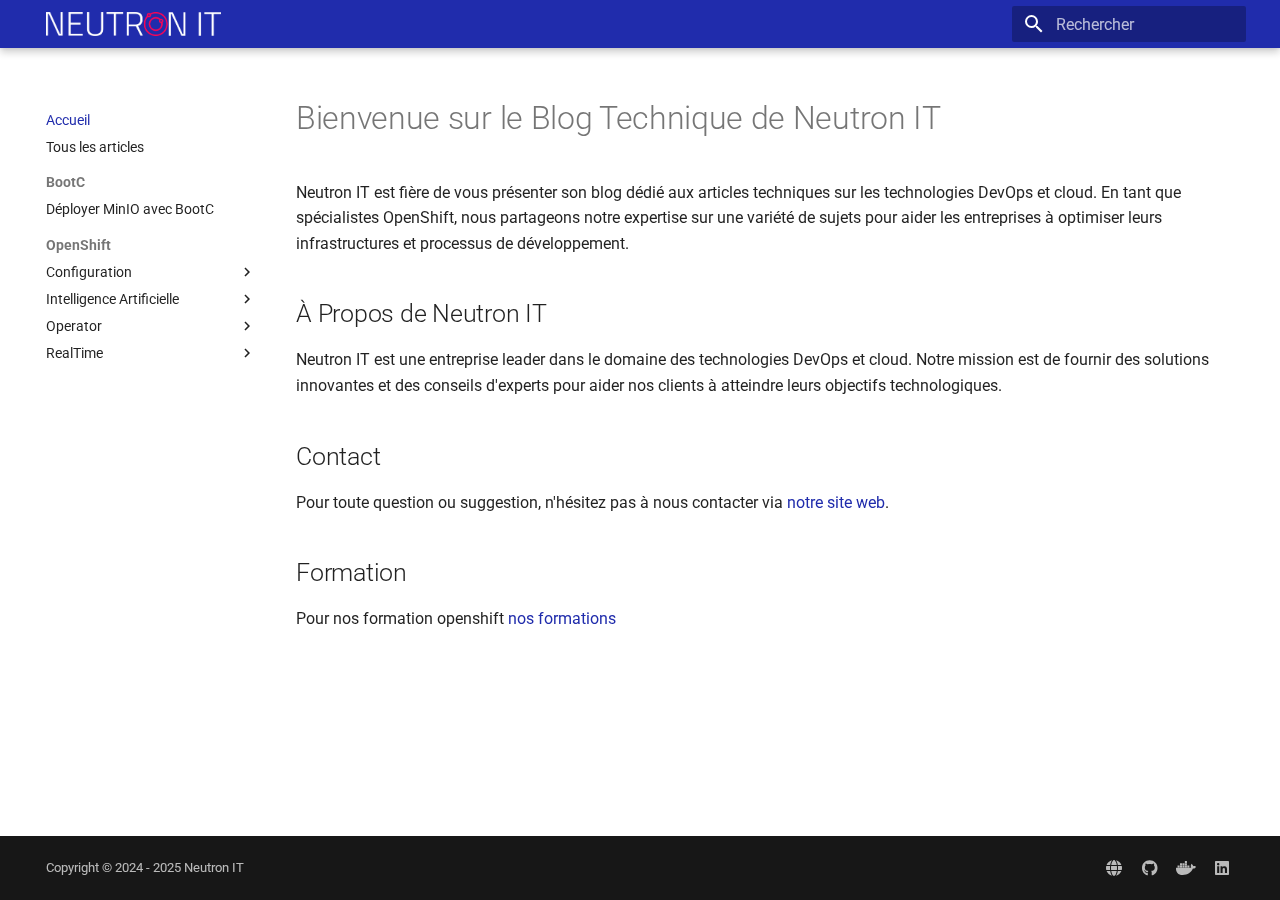
<file: index.html>
<!doctype html>
<html lang="fr" class="no-js">
  <head>
    
      <meta charset="utf-8">
      <meta name="viewport" content="width=device-width,initial-scale=1">
      
      
      
        <link rel="canonical" href="https://blog.neutron-it.fr/">
      
      
      
        <link rel="next" href="tags/">
      
      
      <link rel="icon" href="assets/favicon.png">
      <meta name="generator" content="mkdocs-1.6.1, mkdocs-material-9.6.9">
    
    
      
        <title>Accueil - </title>
      
    
    
      <link rel="stylesheet" href="assets/stylesheets/main.4af4bdda.min.css">
      
        
        <link rel="stylesheet" href="assets/stylesheets/palette.06af60db.min.css">
      
      


    
    
      
    
    
      
        
        
        <link rel="preconnect" href="https://fonts.gstatic.com" crossorigin>
        <link rel="stylesheet" href="https://fonts.googleapis.com/css?family=Roboto:300,300i,400,400i,700,700i%7CRoboto+Mono:400,400i,700,700i&display=fallback">
        <style>:root{--md-text-font:"Roboto";--md-code-font:"Roboto Mono"}</style>
      
    
    
      <link rel="stylesheet" href="stylesheets/extra.css">
    
    <script>__md_scope=new URL(".",location),__md_hash=e=>[...e].reduce(((e,_)=>(e<<5)-e+_.charCodeAt(0)),0),__md_get=(e,_=localStorage,t=__md_scope)=>JSON.parse(_.getItem(t.pathname+"."+e)),__md_set=(e,_,t=localStorage,a=__md_scope)=>{try{t.setItem(a.pathname+"."+e,JSON.stringify(_))}catch(e){}}</script>
    
      

    
    
    
  </head>
  
  
    
    
    
    
    
    <body dir="ltr" data-md-color-scheme="neutron-it" data-md-color-primary="indigo" data-md-color-accent="indigo">
  
    
    <input class="md-toggle" data-md-toggle="drawer" type="checkbox" id="__drawer" autocomplete="off">
    <input class="md-toggle" data-md-toggle="search" type="checkbox" id="__search" autocomplete="off">
    <label class="md-overlay" for="__drawer"></label>
    <div data-md-component="skip">
      
        
        <a href="#a-propos-de-neutron-it" class="md-skip">
          Aller au contenu
        </a>
      
    </div>
    <div data-md-component="announce">
      
    </div>
    
    
      

  

<header class="md-header md-header--shadow" data-md-component="header">
  <nav class="md-header__inner md-grid" aria-label="En-tête">
    <a href="." title="" class="md-header__button md-logo" aria-label="" data-md-component="logo">
      
  <img src="assets/logo.png" alt="logo">

    </a>
    <label class="md-header__button md-icon" for="__drawer">
      
      <svg xmlns="http://www.w3.org/2000/svg" viewBox="0 0 24 24"><path d="M3 6h18v2H3zm0 5h18v2H3zm0 5h18v2H3z"/></svg>
    </label>
    <div class="md-header__title" data-md-component="header-title">
      <div class="md-header__ellipsis">
        <div class="md-header__topic">
          <span class="md-ellipsis">
            
          </span>
        </div>
        <div class="md-header__topic" data-md-component="header-topic">
          <span class="md-ellipsis">
            
              Accueil
            
          </span>
        </div>
      </div>
    </div>
    
      
    
    
    
    
      <label class="md-header__button md-icon" for="__search">
        
        <svg xmlns="http://www.w3.org/2000/svg" viewBox="0 0 24 24"><path d="M9.5 3A6.5 6.5 0 0 1 16 9.5c0 1.61-.59 3.09-1.56 4.23l.27.27h.79l5 5-1.5 1.5-5-5v-.79l-.27-.27A6.52 6.52 0 0 1 9.5 16 6.5 6.5 0 0 1 3 9.5 6.5 6.5 0 0 1 9.5 3m0 2C7 5 5 7 5 9.5S7 14 9.5 14 14 12 14 9.5 12 5 9.5 5"/></svg>
      </label>
      <div class="md-search" data-md-component="search" role="dialog">
  <label class="md-search__overlay" for="__search"></label>
  <div class="md-search__inner" role="search">
    <form class="md-search__form" name="search">
      <input type="text" class="md-search__input" name="query" aria-label="Rechercher" placeholder="Rechercher" autocapitalize="off" autocorrect="off" autocomplete="off" spellcheck="false" data-md-component="search-query" required>
      <label class="md-search__icon md-icon" for="__search">
        
        <svg xmlns="http://www.w3.org/2000/svg" viewBox="0 0 24 24"><path d="M9.5 3A6.5 6.5 0 0 1 16 9.5c0 1.61-.59 3.09-1.56 4.23l.27.27h.79l5 5-1.5 1.5-5-5v-.79l-.27-.27A6.52 6.52 0 0 1 9.5 16 6.5 6.5 0 0 1 3 9.5 6.5 6.5 0 0 1 9.5 3m0 2C7 5 5 7 5 9.5S7 14 9.5 14 14 12 14 9.5 12 5 9.5 5"/></svg>
        
        <svg xmlns="http://www.w3.org/2000/svg" viewBox="0 0 24 24"><path d="M20 11v2H8l5.5 5.5-1.42 1.42L4.16 12l7.92-7.92L13.5 5.5 8 11z"/></svg>
      </label>
      <nav class="md-search__options" aria-label="Recherche">
        
          <a href="javascript:void(0)" class="md-search__icon md-icon" title="Partager" aria-label="Partager" data-clipboard data-clipboard-text="" data-md-component="search-share" tabindex="-1">
            
            <svg xmlns="http://www.w3.org/2000/svg" viewBox="0 0 24 24"><path d="M18 16.08c-.76 0-1.44.3-1.96.77L8.91 12.7c.05-.23.09-.46.09-.7s-.04-.47-.09-.7l7.05-4.11c.54.5 1.25.81 2.04.81a3 3 0 0 0 3-3 3 3 0 0 0-3-3 3 3 0 0 0-3 3c0 .24.04.47.09.7L8.04 9.81C7.5 9.31 6.79 9 6 9a3 3 0 0 0-3 3 3 3 0 0 0 3 3c.79 0 1.5-.31 2.04-.81l7.12 4.15c-.05.21-.08.43-.08.66 0 1.61 1.31 2.91 2.92 2.91s2.92-1.3 2.92-2.91A2.92 2.92 0 0 0 18 16.08"/></svg>
          </a>
        
        <button type="reset" class="md-search__icon md-icon" title="Effacer" aria-label="Effacer" tabindex="-1">
          
          <svg xmlns="http://www.w3.org/2000/svg" viewBox="0 0 24 24"><path d="M19 6.41 17.59 5 12 10.59 6.41 5 5 6.41 10.59 12 5 17.59 6.41 19 12 13.41 17.59 19 19 17.59 13.41 12z"/></svg>
        </button>
      </nav>
      
        <div class="md-search__suggest" data-md-component="search-suggest"></div>
      
    </form>
    <div class="md-search__output">
      <div class="md-search__scrollwrap" tabindex="0" data-md-scrollfix>
        <div class="md-search-result" data-md-component="search-result">
          <div class="md-search-result__meta">
            Initialisation de la recherche
          </div>
          <ol class="md-search-result__list" role="presentation"></ol>
        </div>
      </div>
    </div>
  </div>
</div>
    
    
  </nav>
  
</header>
    
    <div class="md-container" data-md-component="container">
      
      
        
          
        
      
      <main class="md-main" data-md-component="main">
        <div class="md-main__inner md-grid">
          
            
              
                
              
              <div class="md-sidebar md-sidebar--primary" data-md-component="sidebar" data-md-type="navigation" >
                <div class="md-sidebar__scrollwrap">
                  <div class="md-sidebar__inner">
                    



<nav class="md-nav md-nav--primary" aria-label="Navigation" data-md-level="0">
  <label class="md-nav__title" for="__drawer">
    <a href="." title="" class="md-nav__button md-logo" aria-label="" data-md-component="logo">
      
  <img src="assets/logo.png" alt="logo">

    </a>
    
  </label>
  
  <ul class="md-nav__list" data-md-scrollfix>
    
      
      
  
  
    
  
  
  
    <li class="md-nav__item md-nav__item--active">
      
      <input class="md-nav__toggle md-toggle" type="checkbox" id="__toc">
      
      
      
        <label class="md-nav__link md-nav__link--active" for="__toc">
          
  
  <span class="md-ellipsis">
    Accueil
    
  </span>
  

          <span class="md-nav__icon md-icon"></span>
        </label>
      
      <a href="." class="md-nav__link md-nav__link--active">
        
  
  <span class="md-ellipsis">
    Accueil
    
  </span>
  

      </a>
      
        

<nav class="md-nav md-nav--secondary" aria-label="Table des matières">
  
  
  
  
    <label class="md-nav__title" for="__toc">
      <span class="md-nav__icon md-icon"></span>
      Table des matières
    </label>
    <ul class="md-nav__list" data-md-component="toc" data-md-scrollfix>
      
        <li class="md-nav__item">
  <a href="#a-propos-de-neutron-it" class="md-nav__link">
    <span class="md-ellipsis">
      À Propos de Neutron IT
    </span>
  </a>
  
</li>
      
        <li class="md-nav__item">
  <a href="#contact" class="md-nav__link">
    <span class="md-ellipsis">
      Contact
    </span>
  </a>
  
</li>
      
        <li class="md-nav__item">
  <a href="#formation" class="md-nav__link">
    <span class="md-ellipsis">
      Formation
    </span>
  </a>
  
</li>
      
    </ul>
  
</nav>
      
    </li>
  

    
      
      
  
  
  
  
    <li class="md-nav__item">
      <a href="tags/" class="md-nav__link">
        
  
  <span class="md-ellipsis">
    Tous les articles
    
  </span>
  

      </a>
    </li>
  

    
      
      
  
  
  
  
    
    
      
        
      
    
    
      
        
        
      
    
    
    <li class="md-nav__item md-nav__item--section md-nav__item--nested">
      
        
        
        <input class="md-nav__toggle md-toggle " type="checkbox" id="__nav_3" >
        
          
          <label class="md-nav__link" for="__nav_3" id="__nav_3_label" tabindex="">
            
  
  <span class="md-ellipsis">
    BootC
    
  </span>
  

            <span class="md-nav__icon md-icon"></span>
          </label>
        
        <nav class="md-nav" data-md-level="1" aria-labelledby="__nav_3_label" aria-expanded="false">
          <label class="md-nav__title" for="__nav_3">
            <span class="md-nav__icon md-icon"></span>
            BootC
          </label>
          <ul class="md-nav__list" data-md-scrollfix>
            
              
                
  
  
  
  
    <li class="md-nav__item">
      <a href="BootC/MinIO/" class="md-nav__link">
        
  
  <span class="md-ellipsis">
    Déployer MinIO avec BootC
    
  </span>
  

      </a>
    </li>
  

              
            
          </ul>
        </nav>
      
    </li>
  

    
      
      
  
  
  
  
    
    
      
        
      
        
      
        
      
        
      
    
    
      
        
        
      
    
    
    <li class="md-nav__item md-nav__item--section md-nav__item--nested">
      
        
        
        <input class="md-nav__toggle md-toggle " type="checkbox" id="__nav_4" >
        
          
          <label class="md-nav__link" for="__nav_4" id="__nav_4_label" tabindex="">
            
  
  <span class="md-ellipsis">
    OpenShift
    
  </span>
  

            <span class="md-nav__icon md-icon"></span>
          </label>
        
        <nav class="md-nav" data-md-level="1" aria-labelledby="__nav_4_label" aria-expanded="false">
          <label class="md-nav__title" for="__nav_4">
            <span class="md-nav__icon md-icon"></span>
            OpenShift
          </label>
          <ul class="md-nav__list" data-md-scrollfix>
            
              
                
  
  
  
  
    
    
      
        
      
    
    
      
    
    
    <li class="md-nav__item md-nav__item--nested">
      
        
        
        <input class="md-nav__toggle md-toggle " type="checkbox" id="__nav_4_1" >
        
          
          <label class="md-nav__link" for="__nav_4_1" id="__nav_4_1_label" tabindex="0">
            
  
  <span class="md-ellipsis">
    Configuration
    
  </span>
  

            <span class="md-nav__icon md-icon"></span>
          </label>
        
        <nav class="md-nav" data-md-level="2" aria-labelledby="__nav_4_1_label" aria-expanded="false">
          <label class="md-nav__title" for="__nav_4_1">
            <span class="md-nav__icon md-icon"></span>
            Configuration
          </label>
          <ul class="md-nav__list" data-md-scrollfix>
            
              
                
  
  
  
  
    <li class="md-nav__item">
      <a href="OpenShift/Configuration/openshift-image-registry/" class="md-nav__link">
        
  
  <span class="md-ellipsis">
    Comment exposer la registry interne OpenShift ?
    
  </span>
  

      </a>
    </li>
  

              
            
          </ul>
        </nav>
      
    </li>
  

              
            
              
                
  
  
  
  
    
    
      
        
      
        
      
    
    
      
    
    
    <li class="md-nav__item md-nav__item--nested">
      
        
        
        <input class="md-nav__toggle md-toggle " type="checkbox" id="__nav_4_2" >
        
          
          <label class="md-nav__link" for="__nav_4_2" id="__nav_4_2_label" tabindex="0">
            
  
  <span class="md-ellipsis">
    Intelligence Artificielle
    
  </span>
  

            <span class="md-nav__icon md-icon"></span>
          </label>
        
        <nav class="md-nav" data-md-level="2" aria-labelledby="__nav_4_2_label" aria-expanded="false">
          <label class="md-nav__title" for="__nav_4_2">
            <span class="md-nav__icon md-icon"></span>
            Intelligence Artificielle
          </label>
          <ul class="md-nav__list" data-md-scrollfix>
            
              
                
  
  
  
  
    <li class="md-nav__item">
      <a href="OpenShift/Intelligence-Artificielle/DeepSeek/" class="md-nav__link">
        
  
  <span class="md-ellipsis">
    Déploiement de DeepSeek sur OpenShift
    
  </span>
  

      </a>
    </li>
  

              
            
              
                
  
  
  
  
    <li class="md-nav__item">
      <a href="OpenShift/Intelligence-Artificielle/SharedGPU/" class="md-nav__link">
        
  
  <span class="md-ellipsis">
    Configuration de GPU sur OpenShift
    
  </span>
  

      </a>
    </li>
  

              
            
          </ul>
        </nav>
      
    </li>
  

              
            
              
                
  
  
  
  
    
    
      
        
      
    
    
      
    
    
    <li class="md-nav__item md-nav__item--nested">
      
        
        
        <input class="md-nav__toggle md-toggle " type="checkbox" id="__nav_4_3" >
        
          
          <label class="md-nav__link" for="__nav_4_3" id="__nav_4_3_label" tabindex="0">
            
  
  <span class="md-ellipsis">
    Operator
    
  </span>
  

            <span class="md-nav__icon md-icon"></span>
          </label>
        
        <nav class="md-nav" data-md-level="2" aria-labelledby="__nav_4_3_label" aria-expanded="false">
          <label class="md-nav__title" for="__nav_4_3">
            <span class="md-nav__icon md-icon"></span>
            Operator
          </label>
          <ul class="md-nav__list" data-md-scrollfix>
            
              
                
  
  
  
  
    <li class="md-nav__item">
      <a href="OpenShift/Operator/Vaultwarden/" class="md-nav__link">
        
  
  <span class="md-ellipsis">
    Création d'un Operator sur OpenShift avec Vaultwarden
    
  </span>
  

      </a>
    </li>
  

              
            
          </ul>
        </nav>
      
    </li>
  

              
            
              
                
  
  
  
  
    
    
      
        
      
    
    
      
    
    
    <li class="md-nav__item md-nav__item--nested">
      
        
        
        <input class="md-nav__toggle md-toggle " type="checkbox" id="__nav_4_4" >
        
          
          <label class="md-nav__link" for="__nav_4_4" id="__nav_4_4_label" tabindex="0">
            
  
  <span class="md-ellipsis">
    RealTime
    
  </span>
  

            <span class="md-nav__icon md-icon"></span>
          </label>
        
        <nav class="md-nav" data-md-level="2" aria-labelledby="__nav_4_4_label" aria-expanded="false">
          <label class="md-nav__title" for="__nav_4_4">
            <span class="md-nav__icon md-icon"></span>
            RealTime
          </label>
          <ul class="md-nav__list" data-md-scrollfix>
            
              
                
  
  
  
  
    <li class="md-nav__item">
      <a href="OpenShift/RealTime/RealTime/" class="md-nav__link">
        
  
  <span class="md-ellipsis">
    Utiliser les capacités temps réel d'OpenShift
    
  </span>
  

      </a>
    </li>
  

              
            
          </ul>
        </nav>
      
    </li>
  

              
            
          </ul>
        </nav>
      
    </li>
  

    
  </ul>
</nav>
                  </div>
                </div>
              </div>
            
            
              
                
              
              <div class="md-sidebar md-sidebar--secondary" data-md-component="sidebar" data-md-type="toc" hidden>
                <div class="md-sidebar__scrollwrap">
                  <div class="md-sidebar__inner">
                    

<nav class="md-nav md-nav--secondary" aria-label="Table des matières">
  
  
  
  
    <label class="md-nav__title" for="__toc">
      <span class="md-nav__icon md-icon"></span>
      Table des matières
    </label>
    <ul class="md-nav__list" data-md-component="toc" data-md-scrollfix>
      
        <li class="md-nav__item">
  <a href="#a-propos-de-neutron-it" class="md-nav__link">
    <span class="md-ellipsis">
      À Propos de Neutron IT
    </span>
  </a>
  
</li>
      
        <li class="md-nav__item">
  <a href="#contact" class="md-nav__link">
    <span class="md-ellipsis">
      Contact
    </span>
  </a>
  
</li>
      
        <li class="md-nav__item">
  <a href="#formation" class="md-nav__link">
    <span class="md-ellipsis">
      Formation
    </span>
  </a>
  
</li>
      
    </ul>
  
</nav>
                  </div>
                </div>
              </div>
            
          
          
            <div class="md-content" data-md-component="content">
              <article class="md-content__inner md-typeset">
                
                  
  




<h1 id="bienvenue-sur-le-blog-technique-de-neutron-it">Bienvenue sur le Blog Technique de Neutron IT</h1>
<p>Neutron IT est fière de vous présenter son blog dédié aux articles techniques sur les technologies DevOps et cloud. En tant que spécialistes OpenShift, nous partageons notre expertise sur une variété de sujets pour aider les entreprises à optimiser leurs infrastructures et processus de développement.</p>
<h2 id="a-propos-de-neutron-it">À Propos de Neutron IT</h2>
<p>Neutron IT est une entreprise leader dans le domaine des technologies DevOps et cloud. Notre mission est de fournir des solutions innovantes et des conseils d'experts pour aider nos clients à atteindre leurs objectifs technologiques.</p>
<h2 id="contact">Contact</h2>
<p>Pour toute question ou suggestion, n'hésitez pas à nous contacter via <a href="https://neutron-it.fr">notre site web</a>.</p>
<h2 id="formation">Formation</h2>
<p>Pour nos formation openshift <a href="https://formation.neutron-it.fr">nos formations</a></p>







  
  




  



                
              </article>
            </div>
          
          
<script>var target=document.getElementById(location.hash.slice(1));target&&target.name&&(target.checked=target.name.startsWith("__tabbed_"))</script>
        </div>
        
          <button type="button" class="md-top md-icon" data-md-component="top" hidden>
  
  <svg xmlns="http://www.w3.org/2000/svg" viewBox="0 0 24 24"><path d="M13 20h-2V8l-5.5 5.5-1.42-1.42L12 4.16l7.92 7.92-1.42 1.42L13 8z"/></svg>
  Retour en haut de la page
</button>
        
      </main>
      
        <footer class="md-footer">
  
  <div class="md-footer-meta md-typeset">
    <div class="md-footer-meta__inner md-grid">
      <div class="md-copyright">
  
    <div class="md-copyright__highlight">
      Copyright &copy; 2024 - 2025 Neutron IT
    </div>
  
  
</div>
      
        <div class="md-social">
  
    
    
    
    
      
      
    
    <a href="https://neutron-it.fr" target="_blank" rel="noopener" title="neutron-it.fr" class="md-social__link">
      <svg xmlns="http://www.w3.org/2000/svg" viewBox="0 0 512 512"><!--! Font Awesome Free 6.7.2 by @fontawesome - https://fontawesome.com License - https://fontawesome.com/license/free (Icons: CC BY 4.0, Fonts: SIL OFL 1.1, Code: MIT License) Copyright 2024 Fonticons, Inc.--><path d="M352 256c0 22.2-1.2 43.6-3.3 64H163.4c-2.2-20.4-3.3-41.8-3.3-64s1.2-43.6 3.3-64h185.3c2.2 20.4 3.3 41.8 3.3 64m28.8-64h123.1c5.3 20.5 8.1 41.9 8.1 64s-2.8 43.5-8.1 64H380.8c2.1-20.6 3.2-42 3.2-64s-1.1-43.4-3.2-64m112.6-32H376.7c-10-63.9-29.8-117.4-55.3-151.6 78.3 20.7 142 77.5 171.9 151.6zm-149.1 0H167.7c6.1-36.4 15.5-68.6 27-94.7 10.5-23.6 22.2-40.7 33.5-51.5C239.4 3.2 248.7 0 256 0s16.6 3.2 27.8 13.8c11.3 10.8 23 27.9 33.5 51.5 11.6 26 20.9 58.2 27 94.7m-209 0H18.6c30-74.1 93.6-130.9 172-151.6-25.5 34.2-45.3 87.7-55.3 151.6M8.1 192h123.1c-2.1 20.6-3.2 42-3.2 64s1.1 43.4 3.2 64H8.1C2.8 299.5 0 278.1 0 256s2.8-43.5 8.1-64m186.6 254.6c-11.6-26-20.9-58.2-27-94.6h176.6c-6.1 36.4-15.5 68.6-27 94.6-10.5 23.6-22.2 40.7-33.5 51.5-11.2 10.7-20.5 13.9-27.8 13.9s-16.6-3.2-27.8-13.8c-11.3-10.8-23-27.9-33.5-51.5zM135.3 352c10 63.9 29.8 117.4 55.3 151.6-78.4-20.7-142-77.5-172-151.6zm358.1 0c-30 74.1-93.6 130.9-171.9 151.6 25.5-34.2 45.2-87.7 55.3-151.6h116.7z"/></svg>
    </a>
  
    
    
    
    
      
      
    
    <a href="https://github.com/neutron-IT-organization" target="_blank" rel="noopener" title="github.com" class="md-social__link">
      <svg xmlns="http://www.w3.org/2000/svg" viewBox="0 0 496 512"><!--! Font Awesome Free 6.7.2 by @fontawesome - https://fontawesome.com License - https://fontawesome.com/license/free (Icons: CC BY 4.0, Fonts: SIL OFL 1.1, Code: MIT License) Copyright 2024 Fonticons, Inc.--><path d="M165.9 397.4c0 2-2.3 3.6-5.2 3.6-3.3.3-5.6-1.3-5.6-3.6 0-2 2.3-3.6 5.2-3.6 3-.3 5.6 1.3 5.6 3.6m-31.1-4.5c-.7 2 1.3 4.3 4.3 4.9 2.6 1 5.6 0 6.2-2s-1.3-4.3-4.3-5.2c-2.6-.7-5.5.3-6.2 2.3m44.2-1.7c-2.9.7-4.9 2.6-4.6 4.9.3 2 2.9 3.3 5.9 2.6 2.9-.7 4.9-2.6 4.6-4.6-.3-1.9-3-3.2-5.9-2.9M244.8 8C106.1 8 0 113.3 0 252c0 110.9 69.8 205.8 169.5 239.2 12.8 2.3 17.3-5.6 17.3-12.1 0-6.2-.3-40.4-.3-61.4 0 0-70 15-84.7-29.8 0 0-11.4-29.1-27.8-36.6 0 0-22.9-15.7 1.6-15.4 0 0 24.9 2 38.6 25.8 21.9 38.6 58.6 27.5 72.9 20.9 2.3-16 8.8-27.1 16-33.7-55.9-6.2-112.3-14.3-112.3-110.5 0-27.5 7.6-41.3 23.6-58.9-2.6-6.5-11.1-33.3 2.6-67.9 20.9-6.5 69 27 69 27 20-5.6 41.5-8.5 62.8-8.5s42.8 2.9 62.8 8.5c0 0 48.1-33.6 69-27 13.7 34.7 5.2 61.4 2.6 67.9 16 17.7 25.8 31.5 25.8 58.9 0 96.5-58.9 104.2-114.8 110.5 9.2 7.9 17 22.9 17 46.4 0 33.7-.3 75.4-.3 83.6 0 6.5 4.6 14.4 17.3 12.1C428.2 457.8 496 362.9 496 252 496 113.3 383.5 8 244.8 8M97.2 352.9c-1.3 1-1 3.3.7 5.2 1.6 1.6 3.9 2.3 5.2 1 1.3-1 1-3.3-.7-5.2-1.6-1.6-3.9-2.3-5.2-1m-10.8-8.1c-.7 1.3.3 2.9 2.3 3.9 1.6 1 3.6.7 4.3-.7.7-1.3-.3-2.9-2.3-3.9-2-.6-3.6-.3-4.3.7m32.4 35.6c-1.6 1.3-1 4.3 1.3 6.2 2.3 2.3 5.2 2.6 6.5 1 1.3-1.3.7-4.3-1.3-6.2-2.2-2.3-5.2-2.6-6.5-1m-11.4-14.7c-1.6 1-1.6 3.6 0 5.9s4.3 3.3 5.6 2.3c1.6-1.3 1.6-3.9 0-6.2-1.4-2.3-4-3.3-5.6-2"/></svg>
    </a>
  
    
    
    
    
      
      
    
    <a href="https://quay.io/neutron-it" target="_blank" rel="noopener" title="quay.io" class="md-social__link">
      <svg xmlns="http://www.w3.org/2000/svg" viewBox="0 0 640 512"><!--! Font Awesome Free 6.7.2 by @fontawesome - https://fontawesome.com License - https://fontawesome.com/license/free (Icons: CC BY 4.0, Fonts: SIL OFL 1.1, Code: MIT License) Copyright 2024 Fonticons, Inc.--><path d="M349.9 236.3h-66.1v-59.4h66.1zm0-204.3h-66.1v60.7h66.1zm78.2 144.8H362v59.4h66.1zm-156.3-72.1h-66.1v60.1h66.1zm78.1 0h-66.1v60.1h66.1zm276.8 100c-14.4-9.7-47.6-13.2-73.1-8.4-3.3-24-16.7-44.9-41.1-63.7l-14-9.3-9.3 14c-18.4 27.8-23.4 73.6-3.7 103.8-8.7 4.7-25.8 11.1-48.4 10.7H2.4c-8.7 50.8 5.8 116.8 44 162.1 37.1 43.9 92.7 66.2 165.4 66.2 157.4 0 273.9-72.5 328.4-204.2 21.4.4 67.6.1 91.3-45.2 1.5-2.5 6.6-13.2 8.5-17.1zm-511.1-27.9h-66v59.4h66.1v-59.4zm78.1 0h-66.1v59.4h66.1zm78.1 0h-66.1v59.4h66.1zm-78.1-72.1h-66.1v60.1h66.1z"/></svg>
    </a>
  
    
    
    
    
      
      
    
    <a href="https://www.linkedin.com/company/neutron-it" target="_blank" rel="noopener" title="www.linkedin.com" class="md-social__link">
      <svg xmlns="http://www.w3.org/2000/svg" viewBox="0 0 448 512"><!--! Font Awesome Free 6.7.2 by @fontawesome - https://fontawesome.com License - https://fontawesome.com/license/free (Icons: CC BY 4.0, Fonts: SIL OFL 1.1, Code: MIT License) Copyright 2024 Fonticons, Inc.--><path d="M416 32H31.9C14.3 32 0 46.5 0 64.3v383.4C0 465.5 14.3 480 31.9 480H416c17.6 0 32-14.5 32-32.3V64.3c0-17.8-14.4-32.3-32-32.3M135.4 416H69V202.2h66.5V416zm-33.2-243c-21.3 0-38.5-17.3-38.5-38.5S80.9 96 102.2 96c21.2 0 38.5 17.3 38.5 38.5 0 21.3-17.2 38.5-38.5 38.5m282.1 243h-66.4V312c0-24.8-.5-56.7-34.5-56.7-34.6 0-39.9 27-39.9 54.9V416h-66.4V202.2h63.7v29.2h.9c8.9-16.8 30.6-34.5 62.9-34.5 67.2 0 79.7 44.3 79.7 101.9z"/></svg>
    </a>
  
</div>
      
    </div>
  </div>
</footer>
      
    </div>
    <div class="md-dialog" data-md-component="dialog">
      <div class="md-dialog__inner md-typeset"></div>
    </div>
    
    
    <script id="__config" type="application/json">{"base": ".", "features": ["navigation.indexes", "navigation.sections", "navigation.top", "search.suggest", "search.highlight", "search.share", "toc.follow"], "search": "assets/javascripts/workers/search.f8cc74c7.min.js", "translations": {"clipboard.copied": "Copi\u00e9 dans le presse-papier", "clipboard.copy": "Copier dans le presse-papier", "search.result.more.one": "1 de plus sur cette page", "search.result.more.other": "# de plus sur cette page", "search.result.none": "Aucun document trouv\u00e9", "search.result.one": "1 document trouv\u00e9", "search.result.other": "# documents trouv\u00e9s", "search.result.placeholder": "Taper pour d\u00e9marrer la recherche", "search.result.term.missing": "Non trouv\u00e9", "select.version": "S\u00e9lectionner la version"}}</script>
    
    
      <script src="assets/javascripts/bundle.c8b220af.min.js"></script>
      
    
  </body>
</html>
</file>
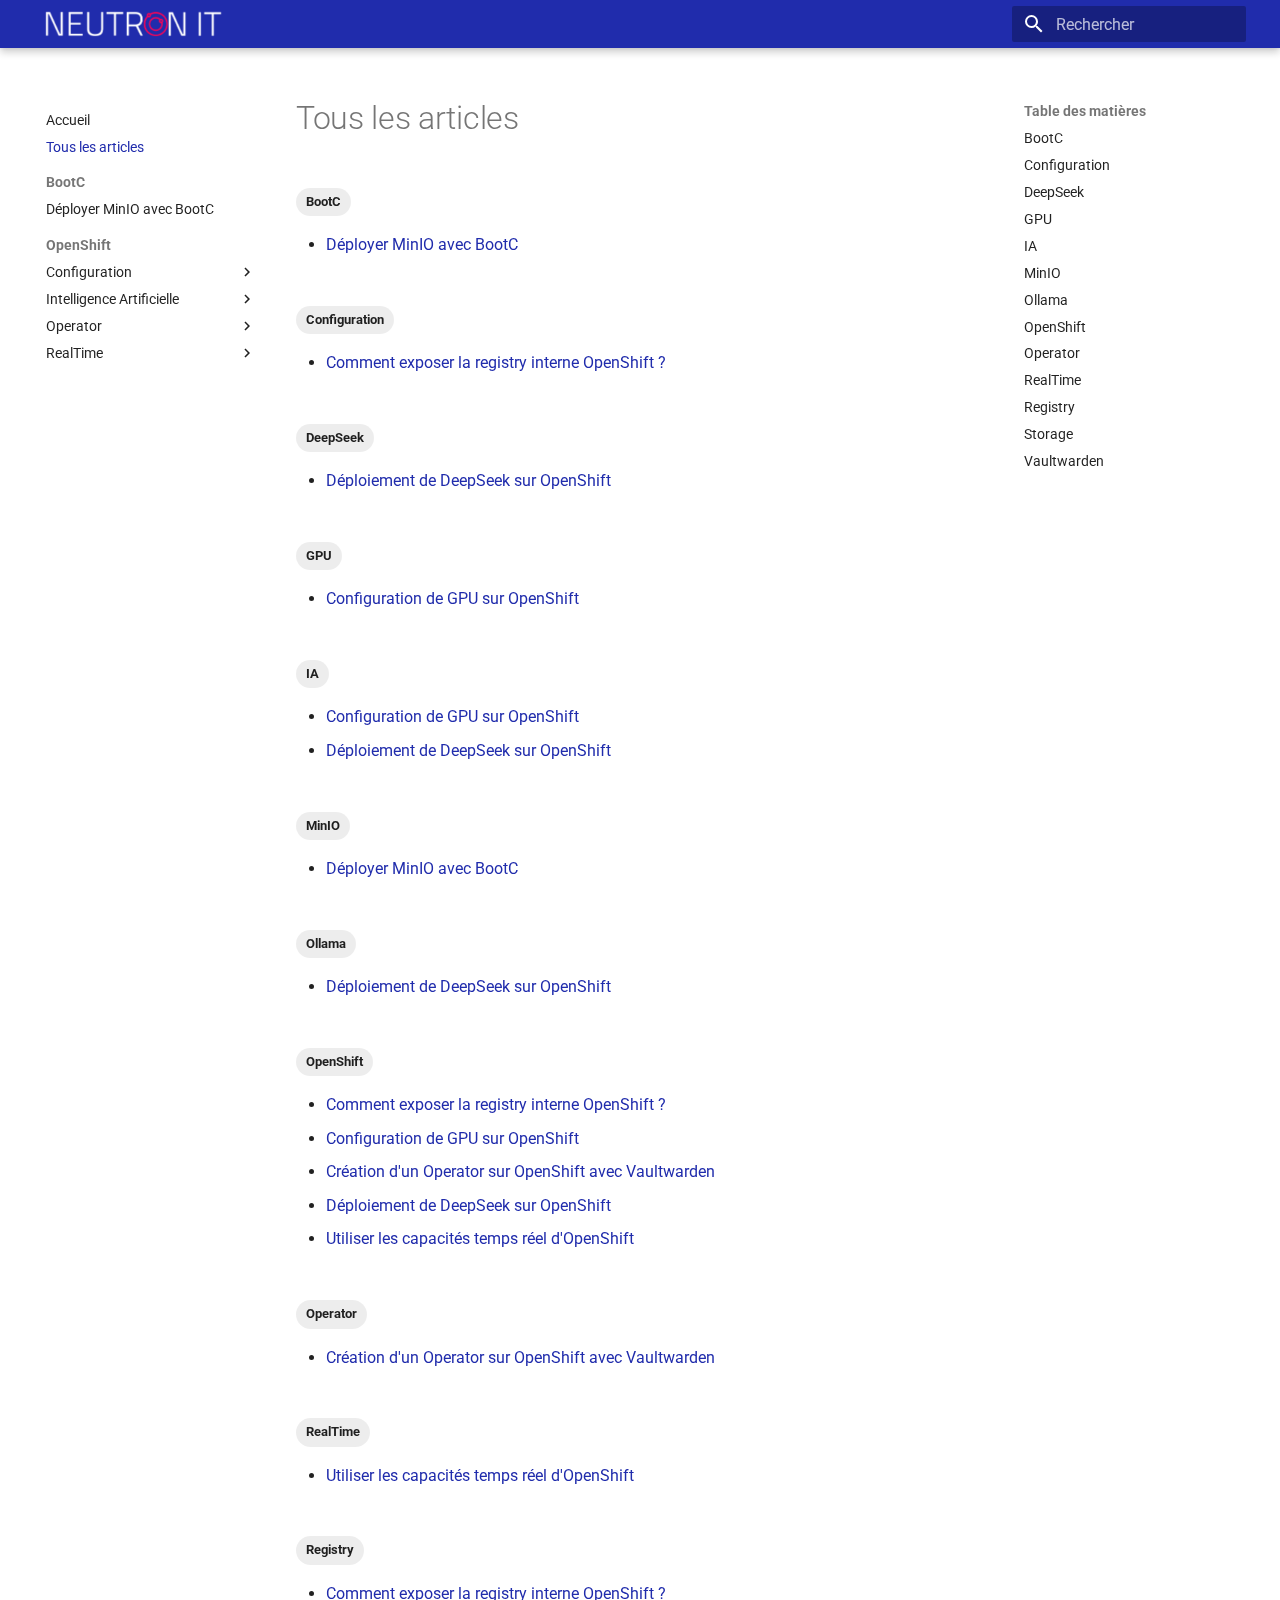
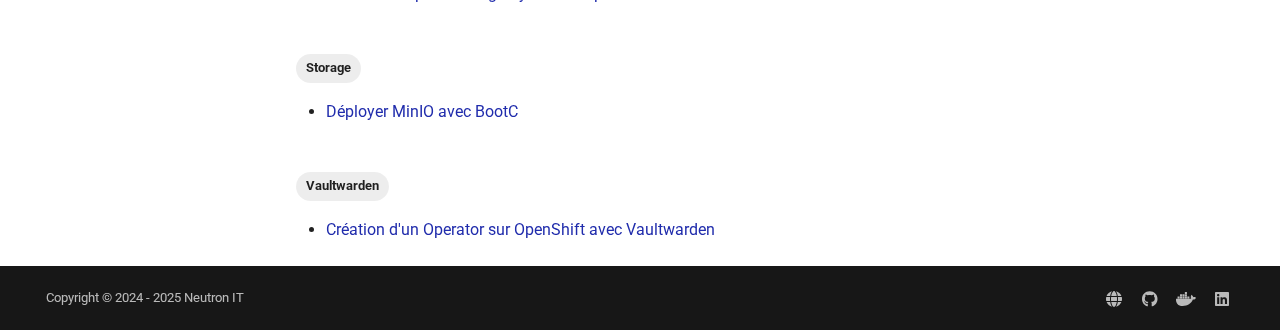
<file: tags/index.html>
<!doctype html>
<html lang="fr" class="no-js">
  <head>
    
      <meta charset="utf-8">
      <meta name="viewport" content="width=device-width,initial-scale=1">
      
      
      
        <link rel="canonical" href="https://blog.neutron-it.fr/tags/">
      
      
        <link rel="prev" href="..">
      
      
        <link rel="next" href="../BootC/MinIO/">
      
      
      <link rel="icon" href="../assets/favicon.png">
      <meta name="generator" content="mkdocs-1.6.1, mkdocs-material-9.6.9">
    
    
      
        <title>Tous les articles - </title>
      
    
    
      <link rel="stylesheet" href="../assets/stylesheets/main.4af4bdda.min.css">
      
        
        <link rel="stylesheet" href="../assets/stylesheets/palette.06af60db.min.css">
      
      


    
    
      
    
    
      
        
        
        <link rel="preconnect" href="https://fonts.gstatic.com" crossorigin>
        <link rel="stylesheet" href="https://fonts.googleapis.com/css?family=Roboto:300,300i,400,400i,700,700i%7CRoboto+Mono:400,400i,700,700i&display=fallback">
        <style>:root{--md-text-font:"Roboto";--md-code-font:"Roboto Mono"}</style>
      
    
    
      <link rel="stylesheet" href="../stylesheets/extra.css">
    
    <script>__md_scope=new URL("..",location),__md_hash=e=>[...e].reduce(((e,_)=>(e<<5)-e+_.charCodeAt(0)),0),__md_get=(e,_=localStorage,t=__md_scope)=>JSON.parse(_.getItem(t.pathname+"."+e)),__md_set=(e,_,t=localStorage,a=__md_scope)=>{try{t.setItem(a.pathname+"."+e,JSON.stringify(_))}catch(e){}}</script>
    
      

    
    
    
  </head>
  
  
    
    
    
    
    
    <body dir="ltr" data-md-color-scheme="neutron-it" data-md-color-primary="indigo" data-md-color-accent="indigo">
  
    
    <input class="md-toggle" data-md-toggle="drawer" type="checkbox" id="__drawer" autocomplete="off">
    <input class="md-toggle" data-md-toggle="search" type="checkbox" id="__search" autocomplete="off">
    <label class="md-overlay" for="__drawer"></label>
    <div data-md-component="skip">
      
        
        <a href="#tag:bootc" class="md-skip">
          Aller au contenu
        </a>
      
    </div>
    <div data-md-component="announce">
      
    </div>
    
    
      

  

<header class="md-header md-header--shadow" data-md-component="header">
  <nav class="md-header__inner md-grid" aria-label="En-tête">
    <a href=".." title="" class="md-header__button md-logo" aria-label="" data-md-component="logo">
      
  <img src="../assets/logo.png" alt="logo">

    </a>
    <label class="md-header__button md-icon" for="__drawer">
      
      <svg xmlns="http://www.w3.org/2000/svg" viewBox="0 0 24 24"><path d="M3 6h18v2H3zm0 5h18v2H3zm0 5h18v2H3z"/></svg>
    </label>
    <div class="md-header__title" data-md-component="header-title">
      <div class="md-header__ellipsis">
        <div class="md-header__topic">
          <span class="md-ellipsis">
            
          </span>
        </div>
        <div class="md-header__topic" data-md-component="header-topic">
          <span class="md-ellipsis">
            
              Tous les articles
            
          </span>
        </div>
      </div>
    </div>
    
      
    
    
    
    
      <label class="md-header__button md-icon" for="__search">
        
        <svg xmlns="http://www.w3.org/2000/svg" viewBox="0 0 24 24"><path d="M9.5 3A6.5 6.5 0 0 1 16 9.5c0 1.61-.59 3.09-1.56 4.23l.27.27h.79l5 5-1.5 1.5-5-5v-.79l-.27-.27A6.52 6.52 0 0 1 9.5 16 6.5 6.5 0 0 1 3 9.5 6.5 6.5 0 0 1 9.5 3m0 2C7 5 5 7 5 9.5S7 14 9.5 14 14 12 14 9.5 12 5 9.5 5"/></svg>
      </label>
      <div class="md-search" data-md-component="search" role="dialog">
  <label class="md-search__overlay" for="__search"></label>
  <div class="md-search__inner" role="search">
    <form class="md-search__form" name="search">
      <input type="text" class="md-search__input" name="query" aria-label="Rechercher" placeholder="Rechercher" autocapitalize="off" autocorrect="off" autocomplete="off" spellcheck="false" data-md-component="search-query" required>
      <label class="md-search__icon md-icon" for="__search">
        
        <svg xmlns="http://www.w3.org/2000/svg" viewBox="0 0 24 24"><path d="M9.5 3A6.5 6.5 0 0 1 16 9.5c0 1.61-.59 3.09-1.56 4.23l.27.27h.79l5 5-1.5 1.5-5-5v-.79l-.27-.27A6.52 6.52 0 0 1 9.5 16 6.5 6.5 0 0 1 3 9.5 6.5 6.5 0 0 1 9.5 3m0 2C7 5 5 7 5 9.5S7 14 9.5 14 14 12 14 9.5 12 5 9.5 5"/></svg>
        
        <svg xmlns="http://www.w3.org/2000/svg" viewBox="0 0 24 24"><path d="M20 11v2H8l5.5 5.5-1.42 1.42L4.16 12l7.92-7.92L13.5 5.5 8 11z"/></svg>
      </label>
      <nav class="md-search__options" aria-label="Recherche">
        
          <a href="javascript:void(0)" class="md-search__icon md-icon" title="Partager" aria-label="Partager" data-clipboard data-clipboard-text="" data-md-component="search-share" tabindex="-1">
            
            <svg xmlns="http://www.w3.org/2000/svg" viewBox="0 0 24 24"><path d="M18 16.08c-.76 0-1.44.3-1.96.77L8.91 12.7c.05-.23.09-.46.09-.7s-.04-.47-.09-.7l7.05-4.11c.54.5 1.25.81 2.04.81a3 3 0 0 0 3-3 3 3 0 0 0-3-3 3 3 0 0 0-3 3c0 .24.04.47.09.7L8.04 9.81C7.5 9.31 6.79 9 6 9a3 3 0 0 0-3 3 3 3 0 0 0 3 3c.79 0 1.5-.31 2.04-.81l7.12 4.15c-.05.21-.08.43-.08.66 0 1.61 1.31 2.91 2.92 2.91s2.92-1.3 2.92-2.91A2.92 2.92 0 0 0 18 16.08"/></svg>
          </a>
        
        <button type="reset" class="md-search__icon md-icon" title="Effacer" aria-label="Effacer" tabindex="-1">
          
          <svg xmlns="http://www.w3.org/2000/svg" viewBox="0 0 24 24"><path d="M19 6.41 17.59 5 12 10.59 6.41 5 5 6.41 10.59 12 5 17.59 6.41 19 12 13.41 17.59 19 19 17.59 13.41 12z"/></svg>
        </button>
      </nav>
      
        <div class="md-search__suggest" data-md-component="search-suggest"></div>
      
    </form>
    <div class="md-search__output">
      <div class="md-search__scrollwrap" tabindex="0" data-md-scrollfix>
        <div class="md-search-result" data-md-component="search-result">
          <div class="md-search-result__meta">
            Initialisation de la recherche
          </div>
          <ol class="md-search-result__list" role="presentation"></ol>
        </div>
      </div>
    </div>
  </div>
</div>
    
    
  </nav>
  
</header>
    
    <div class="md-container" data-md-component="container">
      
      
        
          
        
      
      <main class="md-main" data-md-component="main">
        <div class="md-main__inner md-grid">
          
            
              
                
              
              <div class="md-sidebar md-sidebar--primary" data-md-component="sidebar" data-md-type="navigation" >
                <div class="md-sidebar__scrollwrap">
                  <div class="md-sidebar__inner">
                    



<nav class="md-nav md-nav--primary" aria-label="Navigation" data-md-level="0">
  <label class="md-nav__title" for="__drawer">
    <a href=".." title="" class="md-nav__button md-logo" aria-label="" data-md-component="logo">
      
  <img src="../assets/logo.png" alt="logo">

    </a>
    
  </label>
  
  <ul class="md-nav__list" data-md-scrollfix>
    
      
      
  
  
  
  
    <li class="md-nav__item">
      <a href=".." class="md-nav__link">
        
  
  <span class="md-ellipsis">
    Accueil
    
  </span>
  

      </a>
    </li>
  

    
      
      
  
  
    
  
  
  
    <li class="md-nav__item md-nav__item--active">
      
      <input class="md-nav__toggle md-toggle" type="checkbox" id="__toc">
      
      
      
        <label class="md-nav__link md-nav__link--active" for="__toc">
          
  
  <span class="md-ellipsis">
    Tous les articles
    
  </span>
  

          <span class="md-nav__icon md-icon"></span>
        </label>
      
      <a href="./" class="md-nav__link md-nav__link--active">
        
  
  <span class="md-ellipsis">
    Tous les articles
    
  </span>
  

      </a>
      
        

<nav class="md-nav md-nav--secondary" aria-label="Table des matières">
  
  
  
  
    <label class="md-nav__title" for="__toc">
      <span class="md-nav__icon md-icon"></span>
      Table des matières
    </label>
    <ul class="md-nav__list" data-md-component="toc" data-md-scrollfix>
      
        <li class="md-nav__item">
  <a href="#tag:bootc" class="md-nav__link">
    <span class="md-ellipsis">
      BootC
    </span>
  </a>
  
</li>
      
        <li class="md-nav__item">
  <a href="#tag:configuration" class="md-nav__link">
    <span class="md-ellipsis">
      Configuration
    </span>
  </a>
  
</li>
      
        <li class="md-nav__item">
  <a href="#tag:deepseek" class="md-nav__link">
    <span class="md-ellipsis">
      DeepSeek
    </span>
  </a>
  
</li>
      
        <li class="md-nav__item">
  <a href="#tag:gpu" class="md-nav__link">
    <span class="md-ellipsis">
      GPU
    </span>
  </a>
  
</li>
      
        <li class="md-nav__item">
  <a href="#tag:ia" class="md-nav__link">
    <span class="md-ellipsis">
      IA
    </span>
  </a>
  
</li>
      
        <li class="md-nav__item">
  <a href="#tag:minio" class="md-nav__link">
    <span class="md-ellipsis">
      MinIO
    </span>
  </a>
  
</li>
      
        <li class="md-nav__item">
  <a href="#tag:ollama" class="md-nav__link">
    <span class="md-ellipsis">
      Ollama
    </span>
  </a>
  
</li>
      
        <li class="md-nav__item">
  <a href="#tag:openshift" class="md-nav__link">
    <span class="md-ellipsis">
      OpenShift
    </span>
  </a>
  
</li>
      
        <li class="md-nav__item">
  <a href="#tag:operator" class="md-nav__link">
    <span class="md-ellipsis">
      Operator
    </span>
  </a>
  
</li>
      
        <li class="md-nav__item">
  <a href="#tag:realtime" class="md-nav__link">
    <span class="md-ellipsis">
      RealTime
    </span>
  </a>
  
</li>
      
        <li class="md-nav__item">
  <a href="#tag:registry" class="md-nav__link">
    <span class="md-ellipsis">
      Registry
    </span>
  </a>
  
</li>
      
        <li class="md-nav__item">
  <a href="#tag:storage" class="md-nav__link">
    <span class="md-ellipsis">
      Storage
    </span>
  </a>
  
</li>
      
        <li class="md-nav__item">
  <a href="#tag:vaultwarden" class="md-nav__link">
    <span class="md-ellipsis">
      Vaultwarden
    </span>
  </a>
  
</li>
      
    </ul>
  
</nav>
      
    </li>
  

    
      
      
  
  
  
  
    
    
      
        
      
    
    
      
        
        
      
    
    
    <li class="md-nav__item md-nav__item--section md-nav__item--nested">
      
        
        
        <input class="md-nav__toggle md-toggle " type="checkbox" id="__nav_3" >
        
          
          <label class="md-nav__link" for="__nav_3" id="__nav_3_label" tabindex="">
            
  
  <span class="md-ellipsis">
    BootC
    
  </span>
  

            <span class="md-nav__icon md-icon"></span>
          </label>
        
        <nav class="md-nav" data-md-level="1" aria-labelledby="__nav_3_label" aria-expanded="false">
          <label class="md-nav__title" for="__nav_3">
            <span class="md-nav__icon md-icon"></span>
            BootC
          </label>
          <ul class="md-nav__list" data-md-scrollfix>
            
              
                
  
  
  
  
    <li class="md-nav__item">
      <a href="../BootC/MinIO/" class="md-nav__link">
        
  
  <span class="md-ellipsis">
    Déployer MinIO avec BootC
    
  </span>
  

      </a>
    </li>
  

              
            
          </ul>
        </nav>
      
    </li>
  

    
      
      
  
  
  
  
    
    
      
        
      
        
      
        
      
        
      
    
    
      
        
        
      
    
    
    <li class="md-nav__item md-nav__item--section md-nav__item--nested">
      
        
        
        <input class="md-nav__toggle md-toggle " type="checkbox" id="__nav_4" >
        
          
          <label class="md-nav__link" for="__nav_4" id="__nav_4_label" tabindex="">
            
  
  <span class="md-ellipsis">
    OpenShift
    
  </span>
  

            <span class="md-nav__icon md-icon"></span>
          </label>
        
        <nav class="md-nav" data-md-level="1" aria-labelledby="__nav_4_label" aria-expanded="false">
          <label class="md-nav__title" for="__nav_4">
            <span class="md-nav__icon md-icon"></span>
            OpenShift
          </label>
          <ul class="md-nav__list" data-md-scrollfix>
            
              
                
  
  
  
  
    
    
      
        
      
    
    
      
    
    
    <li class="md-nav__item md-nav__item--nested">
      
        
        
        <input class="md-nav__toggle md-toggle " type="checkbox" id="__nav_4_1" >
        
          
          <label class="md-nav__link" for="__nav_4_1" id="__nav_4_1_label" tabindex="0">
            
  
  <span class="md-ellipsis">
    Configuration
    
  </span>
  

            <span class="md-nav__icon md-icon"></span>
          </label>
        
        <nav class="md-nav" data-md-level="2" aria-labelledby="__nav_4_1_label" aria-expanded="false">
          <label class="md-nav__title" for="__nav_4_1">
            <span class="md-nav__icon md-icon"></span>
            Configuration
          </label>
          <ul class="md-nav__list" data-md-scrollfix>
            
              
                
  
  
  
  
    <li class="md-nav__item">
      <a href="../OpenShift/Configuration/openshift-image-registry/" class="md-nav__link">
        
  
  <span class="md-ellipsis">
    Comment exposer la registry interne OpenShift ?
    
  </span>
  

      </a>
    </li>
  

              
            
          </ul>
        </nav>
      
    </li>
  

              
            
              
                
  
  
  
  
    
    
      
        
      
        
      
    
    
      
    
    
    <li class="md-nav__item md-nav__item--nested">
      
        
        
        <input class="md-nav__toggle md-toggle " type="checkbox" id="__nav_4_2" >
        
          
          <label class="md-nav__link" for="__nav_4_2" id="__nav_4_2_label" tabindex="0">
            
  
  <span class="md-ellipsis">
    Intelligence Artificielle
    
  </span>
  

            <span class="md-nav__icon md-icon"></span>
          </label>
        
        <nav class="md-nav" data-md-level="2" aria-labelledby="__nav_4_2_label" aria-expanded="false">
          <label class="md-nav__title" for="__nav_4_2">
            <span class="md-nav__icon md-icon"></span>
            Intelligence Artificielle
          </label>
          <ul class="md-nav__list" data-md-scrollfix>
            
              
                
  
  
  
  
    <li class="md-nav__item">
      <a href="../OpenShift/Intelligence-Artificielle/DeepSeek/" class="md-nav__link">
        
  
  <span class="md-ellipsis">
    Déploiement de DeepSeek sur OpenShift
    
  </span>
  

      </a>
    </li>
  

              
            
              
                
  
  
  
  
    <li class="md-nav__item">
      <a href="../OpenShift/Intelligence-Artificielle/SharedGPU/" class="md-nav__link">
        
  
  <span class="md-ellipsis">
    Configuration de GPU sur OpenShift
    
  </span>
  

      </a>
    </li>
  

              
            
          </ul>
        </nav>
      
    </li>
  

              
            
              
                
  
  
  
  
    
    
      
        
      
    
    
      
    
    
    <li class="md-nav__item md-nav__item--nested">
      
        
        
        <input class="md-nav__toggle md-toggle " type="checkbox" id="__nav_4_3" >
        
          
          <label class="md-nav__link" for="__nav_4_3" id="__nav_4_3_label" tabindex="0">
            
  
  <span class="md-ellipsis">
    Operator
    
  </span>
  

            <span class="md-nav__icon md-icon"></span>
          </label>
        
        <nav class="md-nav" data-md-level="2" aria-labelledby="__nav_4_3_label" aria-expanded="false">
          <label class="md-nav__title" for="__nav_4_3">
            <span class="md-nav__icon md-icon"></span>
            Operator
          </label>
          <ul class="md-nav__list" data-md-scrollfix>
            
              
                
  
  
  
  
    <li class="md-nav__item">
      <a href="../OpenShift/Operator/Vaultwarden/" class="md-nav__link">
        
  
  <span class="md-ellipsis">
    Création d'un Operator sur OpenShift avec Vaultwarden
    
  </span>
  

      </a>
    </li>
  

              
            
          </ul>
        </nav>
      
    </li>
  

              
            
              
                
  
  
  
  
    
    
      
        
      
    
    
      
    
    
    <li class="md-nav__item md-nav__item--nested">
      
        
        
        <input class="md-nav__toggle md-toggle " type="checkbox" id="__nav_4_4" >
        
          
          <label class="md-nav__link" for="__nav_4_4" id="__nav_4_4_label" tabindex="0">
            
  
  <span class="md-ellipsis">
    RealTime
    
  </span>
  

            <span class="md-nav__icon md-icon"></span>
          </label>
        
        <nav class="md-nav" data-md-level="2" aria-labelledby="__nav_4_4_label" aria-expanded="false">
          <label class="md-nav__title" for="__nav_4_4">
            <span class="md-nav__icon md-icon"></span>
            RealTime
          </label>
          <ul class="md-nav__list" data-md-scrollfix>
            
              
                
  
  
  
  
    <li class="md-nav__item">
      <a href="../OpenShift/RealTime/RealTime/" class="md-nav__link">
        
  
  <span class="md-ellipsis">
    Utiliser les capacités temps réel d'OpenShift
    
  </span>
  

      </a>
    </li>
  

              
            
          </ul>
        </nav>
      
    </li>
  

              
            
          </ul>
        </nav>
      
    </li>
  

    
  </ul>
</nav>
                  </div>
                </div>
              </div>
            
            
              
                
              
              <div class="md-sidebar md-sidebar--secondary" data-md-component="sidebar" data-md-type="toc" >
                <div class="md-sidebar__scrollwrap">
                  <div class="md-sidebar__inner">
                    

<nav class="md-nav md-nav--secondary" aria-label="Table des matières">
  
  
  
  
    <label class="md-nav__title" for="__toc">
      <span class="md-nav__icon md-icon"></span>
      Table des matières
    </label>
    <ul class="md-nav__list" data-md-component="toc" data-md-scrollfix>
      
        <li class="md-nav__item">
  <a href="#tag:bootc" class="md-nav__link">
    <span class="md-ellipsis">
      BootC
    </span>
  </a>
  
</li>
      
        <li class="md-nav__item">
  <a href="#tag:configuration" class="md-nav__link">
    <span class="md-ellipsis">
      Configuration
    </span>
  </a>
  
</li>
      
        <li class="md-nav__item">
  <a href="#tag:deepseek" class="md-nav__link">
    <span class="md-ellipsis">
      DeepSeek
    </span>
  </a>
  
</li>
      
        <li class="md-nav__item">
  <a href="#tag:gpu" class="md-nav__link">
    <span class="md-ellipsis">
      GPU
    </span>
  </a>
  
</li>
      
        <li class="md-nav__item">
  <a href="#tag:ia" class="md-nav__link">
    <span class="md-ellipsis">
      IA
    </span>
  </a>
  
</li>
      
        <li class="md-nav__item">
  <a href="#tag:minio" class="md-nav__link">
    <span class="md-ellipsis">
      MinIO
    </span>
  </a>
  
</li>
      
        <li class="md-nav__item">
  <a href="#tag:ollama" class="md-nav__link">
    <span class="md-ellipsis">
      Ollama
    </span>
  </a>
  
</li>
      
        <li class="md-nav__item">
  <a href="#tag:openshift" class="md-nav__link">
    <span class="md-ellipsis">
      OpenShift
    </span>
  </a>
  
</li>
      
        <li class="md-nav__item">
  <a href="#tag:operator" class="md-nav__link">
    <span class="md-ellipsis">
      Operator
    </span>
  </a>
  
</li>
      
        <li class="md-nav__item">
  <a href="#tag:realtime" class="md-nav__link">
    <span class="md-ellipsis">
      RealTime
    </span>
  </a>
  
</li>
      
        <li class="md-nav__item">
  <a href="#tag:registry" class="md-nav__link">
    <span class="md-ellipsis">
      Registry
    </span>
  </a>
  
</li>
      
        <li class="md-nav__item">
  <a href="#tag:storage" class="md-nav__link">
    <span class="md-ellipsis">
      Storage
    </span>
  </a>
  
</li>
      
        <li class="md-nav__item">
  <a href="#tag:vaultwarden" class="md-nav__link">
    <span class="md-ellipsis">
      Vaultwarden
    </span>
  </a>
  
</li>
      
    </ul>
  
</nav>
                  </div>
                </div>
              </div>
            
          
          
            <div class="md-content" data-md-component="content">
              <article class="md-content__inner md-typeset">
                
                  
  




  <h1>Tous les articles</h1>



  <h2 id="tag:bootc">


<span class="md-tag">BootC</span></h2>
  <ul>
    
      <li>
        <a href="../BootC/MinIO/">
          Déployer MinIO avec BootC
        </a>
      </li>
    
    
  </ul>



  <h2 id="tag:configuration">


<span class="md-tag">Configuration</span></h2>
  <ul>
    
      <li>
        <a href="../OpenShift/Configuration/openshift-image-registry/">
          Comment exposer la registry interne OpenShift ?
        </a>
      </li>
    
    
  </ul>



  <h2 id="tag:deepseek">


<span class="md-tag">DeepSeek</span></h2>
  <ul>
    
      <li>
        <a href="../OpenShift/Intelligence-Artificielle/DeepSeek/">
          Déploiement de DeepSeek sur OpenShift
        </a>
      </li>
    
    
  </ul>



  <h2 id="tag:gpu">


<span class="md-tag">GPU</span></h2>
  <ul>
    
      <li>
        <a href="../OpenShift/Intelligence-Artificielle/SharedGPU/">
          Configuration de GPU sur OpenShift
        </a>
      </li>
    
    
  </ul>



  <h2 id="tag:ia">


<span class="md-tag">IA</span></h2>
  <ul>
    
      <li>
        <a href="../OpenShift/Intelligence-Artificielle/SharedGPU/">
          Configuration de GPU sur OpenShift
        </a>
      </li>
    
      <li>
        <a href="../OpenShift/Intelligence-Artificielle/DeepSeek/">
          Déploiement de DeepSeek sur OpenShift
        </a>
      </li>
    
    
  </ul>



  <h2 id="tag:minio">


<span class="md-tag">MinIO</span></h2>
  <ul>
    
      <li>
        <a href="../BootC/MinIO/">
          Déployer MinIO avec BootC
        </a>
      </li>
    
    
  </ul>



  <h2 id="tag:ollama">


<span class="md-tag">Ollama</span></h2>
  <ul>
    
      <li>
        <a href="../OpenShift/Intelligence-Artificielle/DeepSeek/">
          Déploiement de DeepSeek sur OpenShift
        </a>
      </li>
    
    
  </ul>



  <h2 id="tag:openshift">


<span class="md-tag">OpenShift</span></h2>
  <ul>
    
      <li>
        <a href="../OpenShift/Configuration/openshift-image-registry/">
          Comment exposer la registry interne OpenShift ?
        </a>
      </li>
    
      <li>
        <a href="../OpenShift/Intelligence-Artificielle/SharedGPU/">
          Configuration de GPU sur OpenShift
        </a>
      </li>
    
      <li>
        <a href="../OpenShift/Operator/Vaultwarden/">
          Création d'un Operator sur OpenShift avec Vaultwarden
        </a>
      </li>
    
      <li>
        <a href="../OpenShift/Intelligence-Artificielle/DeepSeek/">
          Déploiement de DeepSeek sur OpenShift
        </a>
      </li>
    
      <li>
        <a href="../OpenShift/RealTime/RealTime/">
          Utiliser les capacités temps réel d'OpenShift
        </a>
      </li>
    
    
  </ul>



  <h2 id="tag:operator">


<span class="md-tag">Operator</span></h2>
  <ul>
    
      <li>
        <a href="../OpenShift/Operator/Vaultwarden/">
          Création d'un Operator sur OpenShift avec Vaultwarden
        </a>
      </li>
    
    
  </ul>



  <h2 id="tag:realtime">


<span class="md-tag">RealTime</span></h2>
  <ul>
    
      <li>
        <a href="../OpenShift/RealTime/RealTime/">
          Utiliser les capacités temps réel d'OpenShift
        </a>
      </li>
    
    
  </ul>



  <h2 id="tag:registry">


<span class="md-tag">Registry</span></h2>
  <ul>
    
      <li>
        <a href="../OpenShift/Configuration/openshift-image-registry/">
          Comment exposer la registry interne OpenShift ?
        </a>
      </li>
    
    
  </ul>



  <h2 id="tag:storage">


<span class="md-tag">Storage</span></h2>
  <ul>
    
      <li>
        <a href="../BootC/MinIO/">
          Déployer MinIO avec BootC
        </a>
      </li>
    
    
  </ul>



  <h2 id="tag:vaultwarden">


<span class="md-tag">Vaultwarden</span></h2>
  <ul>
    
      <li>
        <a href="../OpenShift/Operator/Vaultwarden/">
          Création d'un Operator sur OpenShift avec Vaultwarden
        </a>
      </li>
    
    
  </ul>








  
  




  



                
              </article>
            </div>
          
          
<script>var target=document.getElementById(location.hash.slice(1));target&&target.name&&(target.checked=target.name.startsWith("__tabbed_"))</script>
        </div>
        
          <button type="button" class="md-top md-icon" data-md-component="top" hidden>
  
  <svg xmlns="http://www.w3.org/2000/svg" viewBox="0 0 24 24"><path d="M13 20h-2V8l-5.5 5.5-1.42-1.42L12 4.16l7.92 7.92-1.42 1.42L13 8z"/></svg>
  Retour en haut de la page
</button>
        
      </main>
      
        <footer class="md-footer">
  
  <div class="md-footer-meta md-typeset">
    <div class="md-footer-meta__inner md-grid">
      <div class="md-copyright">
  
    <div class="md-copyright__highlight">
      Copyright &copy; 2024 - 2025 Neutron IT
    </div>
  
  
</div>
      
        <div class="md-social">
  
    
    
    
    
      
      
    
    <a href="https://neutron-it.fr" target="_blank" rel="noopener" title="neutron-it.fr" class="md-social__link">
      <svg xmlns="http://www.w3.org/2000/svg" viewBox="0 0 512 512"><!--! Font Awesome Free 6.7.2 by @fontawesome - https://fontawesome.com License - https://fontawesome.com/license/free (Icons: CC BY 4.0, Fonts: SIL OFL 1.1, Code: MIT License) Copyright 2024 Fonticons, Inc.--><path d="M352 256c0 22.2-1.2 43.6-3.3 64H163.4c-2.2-20.4-3.3-41.8-3.3-64s1.2-43.6 3.3-64h185.3c2.2 20.4 3.3 41.8 3.3 64m28.8-64h123.1c5.3 20.5 8.1 41.9 8.1 64s-2.8 43.5-8.1 64H380.8c2.1-20.6 3.2-42 3.2-64s-1.1-43.4-3.2-64m112.6-32H376.7c-10-63.9-29.8-117.4-55.3-151.6 78.3 20.7 142 77.5 171.9 151.6zm-149.1 0H167.7c6.1-36.4 15.5-68.6 27-94.7 10.5-23.6 22.2-40.7 33.5-51.5C239.4 3.2 248.7 0 256 0s16.6 3.2 27.8 13.8c11.3 10.8 23 27.9 33.5 51.5 11.6 26 20.9 58.2 27 94.7m-209 0H18.6c30-74.1 93.6-130.9 172-151.6-25.5 34.2-45.3 87.7-55.3 151.6M8.1 192h123.1c-2.1 20.6-3.2 42-3.2 64s1.1 43.4 3.2 64H8.1C2.8 299.5 0 278.1 0 256s2.8-43.5 8.1-64m186.6 254.6c-11.6-26-20.9-58.2-27-94.6h176.6c-6.1 36.4-15.5 68.6-27 94.6-10.5 23.6-22.2 40.7-33.5 51.5-11.2 10.7-20.5 13.9-27.8 13.9s-16.6-3.2-27.8-13.8c-11.3-10.8-23-27.9-33.5-51.5zM135.3 352c10 63.9 29.8 117.4 55.3 151.6-78.4-20.7-142-77.5-172-151.6zm358.1 0c-30 74.1-93.6 130.9-171.9 151.6 25.5-34.2 45.2-87.7 55.3-151.6h116.7z"/></svg>
    </a>
  
    
    
    
    
      
      
    
    <a href="https://github.com/neutron-IT-organization" target="_blank" rel="noopener" title="github.com" class="md-social__link">
      <svg xmlns="http://www.w3.org/2000/svg" viewBox="0 0 496 512"><!--! Font Awesome Free 6.7.2 by @fontawesome - https://fontawesome.com License - https://fontawesome.com/license/free (Icons: CC BY 4.0, Fonts: SIL OFL 1.1, Code: MIT License) Copyright 2024 Fonticons, Inc.--><path d="M165.9 397.4c0 2-2.3 3.6-5.2 3.6-3.3.3-5.6-1.3-5.6-3.6 0-2 2.3-3.6 5.2-3.6 3-.3 5.6 1.3 5.6 3.6m-31.1-4.5c-.7 2 1.3 4.3 4.3 4.9 2.6 1 5.6 0 6.2-2s-1.3-4.3-4.3-5.2c-2.6-.7-5.5.3-6.2 2.3m44.2-1.7c-2.9.7-4.9 2.6-4.6 4.9.3 2 2.9 3.3 5.9 2.6 2.9-.7 4.9-2.6 4.6-4.6-.3-1.9-3-3.2-5.9-2.9M244.8 8C106.1 8 0 113.3 0 252c0 110.9 69.8 205.8 169.5 239.2 12.8 2.3 17.3-5.6 17.3-12.1 0-6.2-.3-40.4-.3-61.4 0 0-70 15-84.7-29.8 0 0-11.4-29.1-27.8-36.6 0 0-22.9-15.7 1.6-15.4 0 0 24.9 2 38.6 25.8 21.9 38.6 58.6 27.5 72.9 20.9 2.3-16 8.8-27.1 16-33.7-55.9-6.2-112.3-14.3-112.3-110.5 0-27.5 7.6-41.3 23.6-58.9-2.6-6.5-11.1-33.3 2.6-67.9 20.9-6.5 69 27 69 27 20-5.6 41.5-8.5 62.8-8.5s42.8 2.9 62.8 8.5c0 0 48.1-33.6 69-27 13.7 34.7 5.2 61.4 2.6 67.9 16 17.7 25.8 31.5 25.8 58.9 0 96.5-58.9 104.2-114.8 110.5 9.2 7.9 17 22.9 17 46.4 0 33.7-.3 75.4-.3 83.6 0 6.5 4.6 14.4 17.3 12.1C428.2 457.8 496 362.9 496 252 496 113.3 383.5 8 244.8 8M97.2 352.9c-1.3 1-1 3.3.7 5.2 1.6 1.6 3.9 2.3 5.2 1 1.3-1 1-3.3-.7-5.2-1.6-1.6-3.9-2.3-5.2-1m-10.8-8.1c-.7 1.3.3 2.9 2.3 3.9 1.6 1 3.6.7 4.3-.7.7-1.3-.3-2.9-2.3-3.9-2-.6-3.6-.3-4.3.7m32.4 35.6c-1.6 1.3-1 4.3 1.3 6.2 2.3 2.3 5.2 2.6 6.5 1 1.3-1.3.7-4.3-1.3-6.2-2.2-2.3-5.2-2.6-6.5-1m-11.4-14.7c-1.6 1-1.6 3.6 0 5.9s4.3 3.3 5.6 2.3c1.6-1.3 1.6-3.9 0-6.2-1.4-2.3-4-3.3-5.6-2"/></svg>
    </a>
  
    
    
    
    
      
      
    
    <a href="https://quay.io/neutron-it" target="_blank" rel="noopener" title="quay.io" class="md-social__link">
      <svg xmlns="http://www.w3.org/2000/svg" viewBox="0 0 640 512"><!--! Font Awesome Free 6.7.2 by @fontawesome - https://fontawesome.com License - https://fontawesome.com/license/free (Icons: CC BY 4.0, Fonts: SIL OFL 1.1, Code: MIT License) Copyright 2024 Fonticons, Inc.--><path d="M349.9 236.3h-66.1v-59.4h66.1zm0-204.3h-66.1v60.7h66.1zm78.2 144.8H362v59.4h66.1zm-156.3-72.1h-66.1v60.1h66.1zm78.1 0h-66.1v60.1h66.1zm276.8 100c-14.4-9.7-47.6-13.2-73.1-8.4-3.3-24-16.7-44.9-41.1-63.7l-14-9.3-9.3 14c-18.4 27.8-23.4 73.6-3.7 103.8-8.7 4.7-25.8 11.1-48.4 10.7H2.4c-8.7 50.8 5.8 116.8 44 162.1 37.1 43.9 92.7 66.2 165.4 66.2 157.4 0 273.9-72.5 328.4-204.2 21.4.4 67.6.1 91.3-45.2 1.5-2.5 6.6-13.2 8.5-17.1zm-511.1-27.9h-66v59.4h66.1v-59.4zm78.1 0h-66.1v59.4h66.1zm78.1 0h-66.1v59.4h66.1zm-78.1-72.1h-66.1v60.1h66.1z"/></svg>
    </a>
  
    
    
    
    
      
      
    
    <a href="https://www.linkedin.com/company/neutron-it" target="_blank" rel="noopener" title="www.linkedin.com" class="md-social__link">
      <svg xmlns="http://www.w3.org/2000/svg" viewBox="0 0 448 512"><!--! Font Awesome Free 6.7.2 by @fontawesome - https://fontawesome.com License - https://fontawesome.com/license/free (Icons: CC BY 4.0, Fonts: SIL OFL 1.1, Code: MIT License) Copyright 2024 Fonticons, Inc.--><path d="M416 32H31.9C14.3 32 0 46.5 0 64.3v383.4C0 465.5 14.3 480 31.9 480H416c17.6 0 32-14.5 32-32.3V64.3c0-17.8-14.4-32.3-32-32.3M135.4 416H69V202.2h66.5V416zm-33.2-243c-21.3 0-38.5-17.3-38.5-38.5S80.9 96 102.2 96c21.2 0 38.5 17.3 38.5 38.5 0 21.3-17.2 38.5-38.5 38.5m282.1 243h-66.4V312c0-24.8-.5-56.7-34.5-56.7-34.6 0-39.9 27-39.9 54.9V416h-66.4V202.2h63.7v29.2h.9c8.9-16.8 30.6-34.5 62.9-34.5 67.2 0 79.7 44.3 79.7 101.9z"/></svg>
    </a>
  
</div>
      
    </div>
  </div>
</footer>
      
    </div>
    <div class="md-dialog" data-md-component="dialog">
      <div class="md-dialog__inner md-typeset"></div>
    </div>
    
    
    <script id="__config" type="application/json">{"base": "..", "features": ["navigation.indexes", "navigation.sections", "navigation.top", "search.suggest", "search.highlight", "search.share", "toc.follow"], "search": "../assets/javascripts/workers/search.f8cc74c7.min.js", "translations": {"clipboard.copied": "Copi\u00e9 dans le presse-papier", "clipboard.copy": "Copier dans le presse-papier", "search.result.more.one": "1 de plus sur cette page", "search.result.more.other": "# de plus sur cette page", "search.result.none": "Aucun document trouv\u00e9", "search.result.one": "1 document trouv\u00e9", "search.result.other": "# documents trouv\u00e9s", "search.result.placeholder": "Taper pour d\u00e9marrer la recherche", "search.result.term.missing": "Non trouv\u00e9", "select.version": "S\u00e9lectionner la version"}}</script>
    
    
      <script src="../assets/javascripts/bundle.c8b220af.min.js"></script>
      
    
  </body>
</html>
</file>
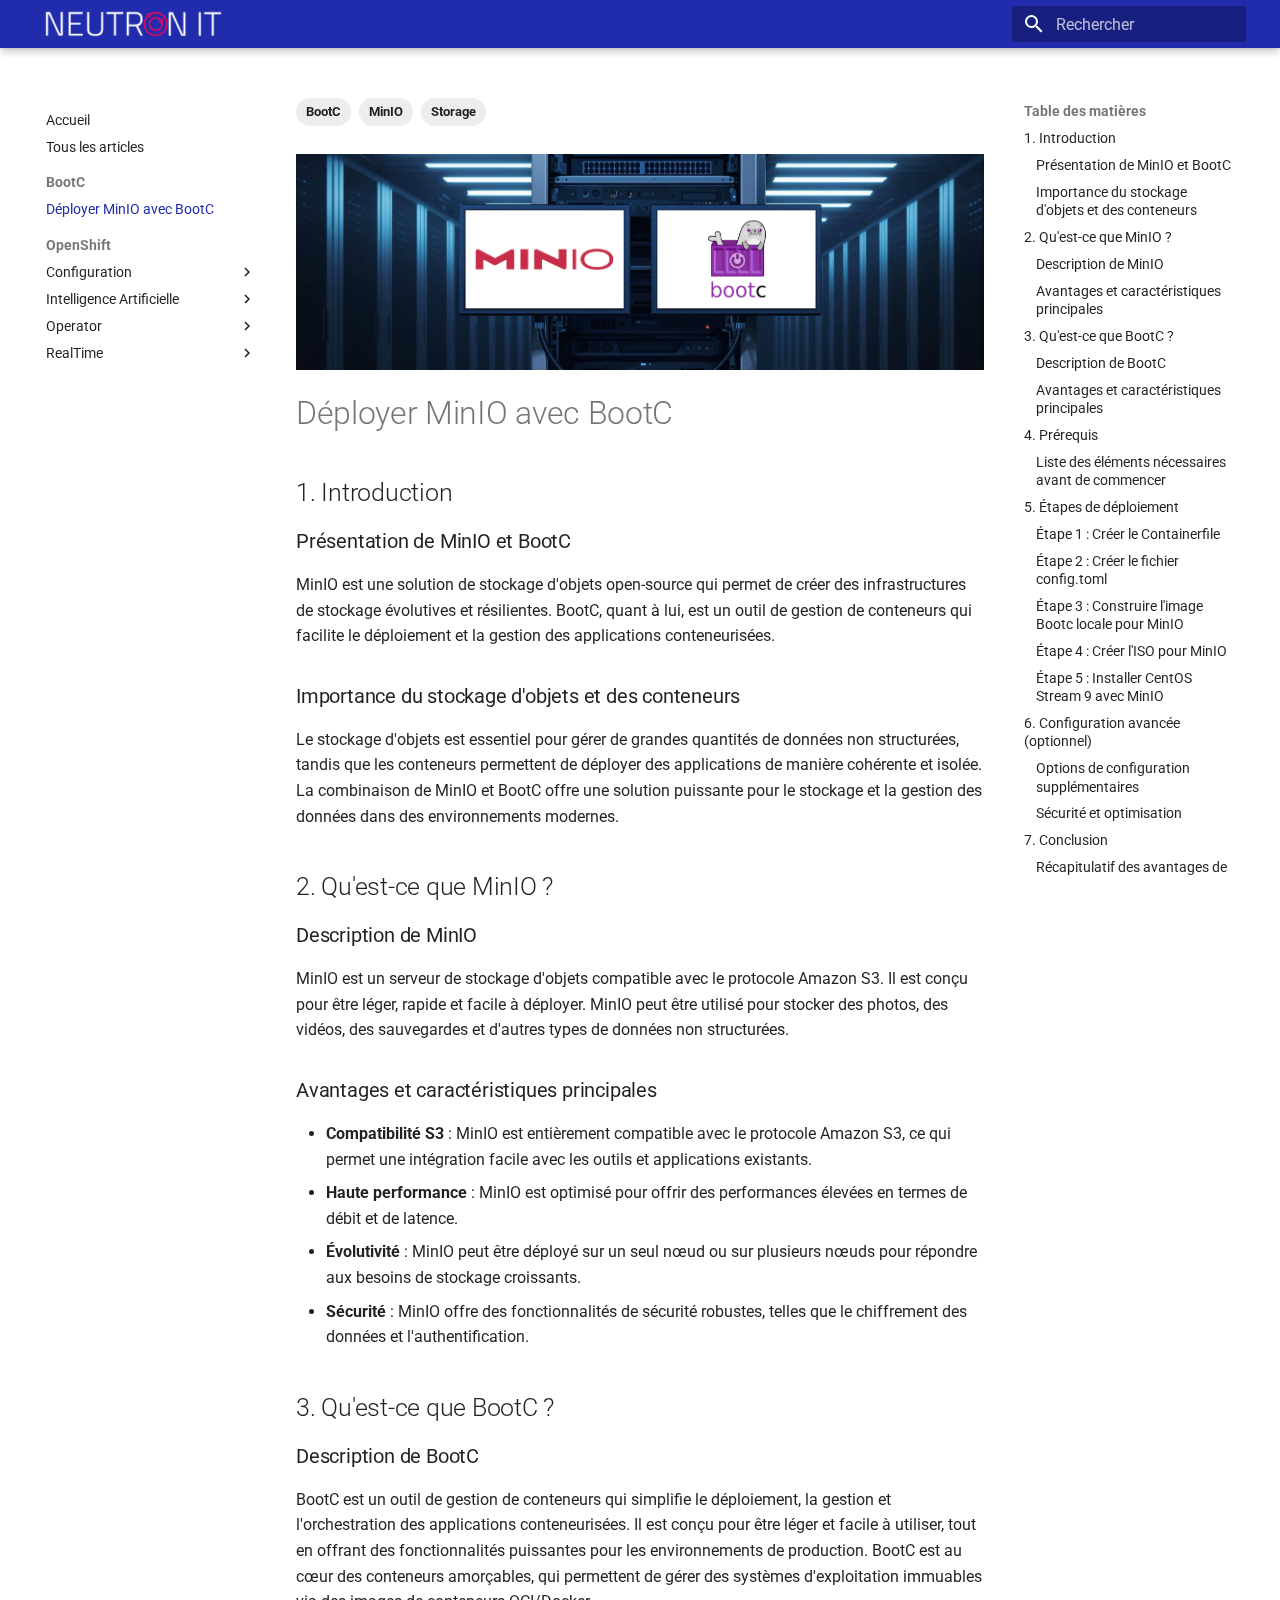
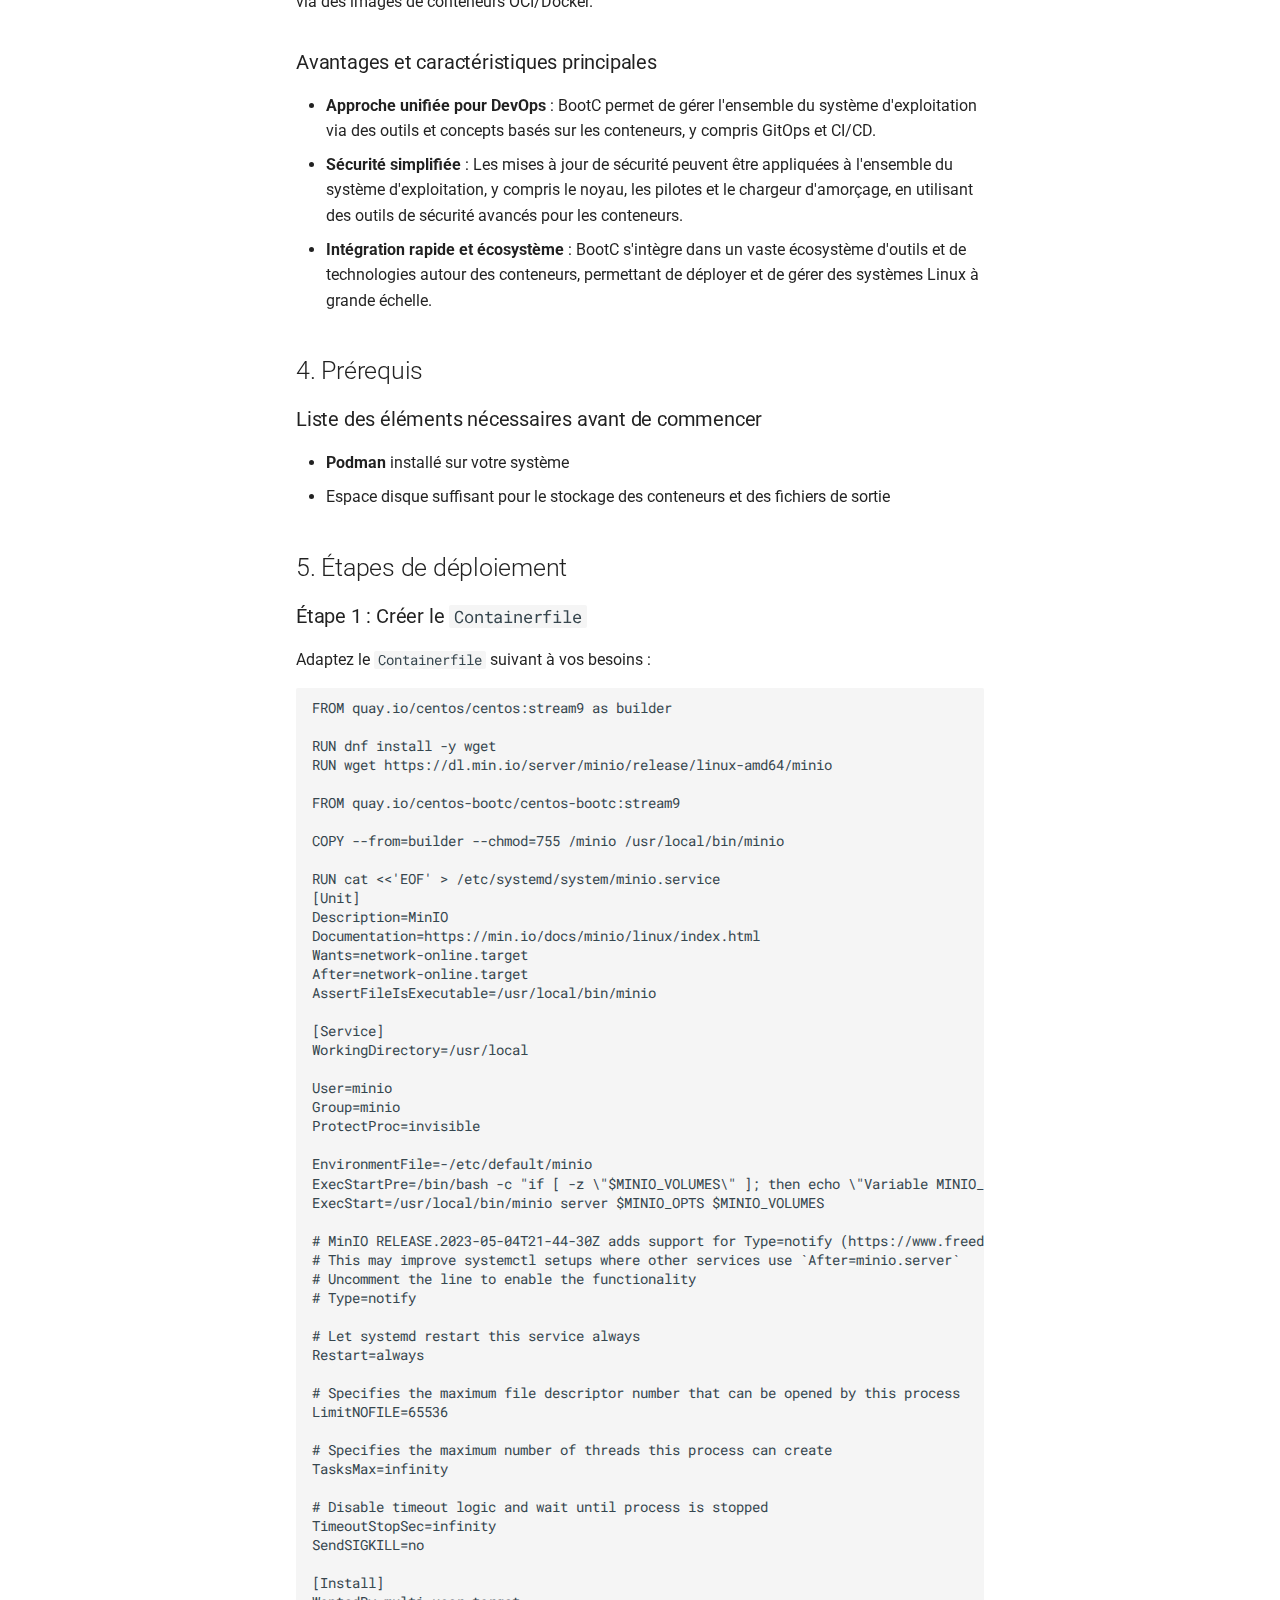
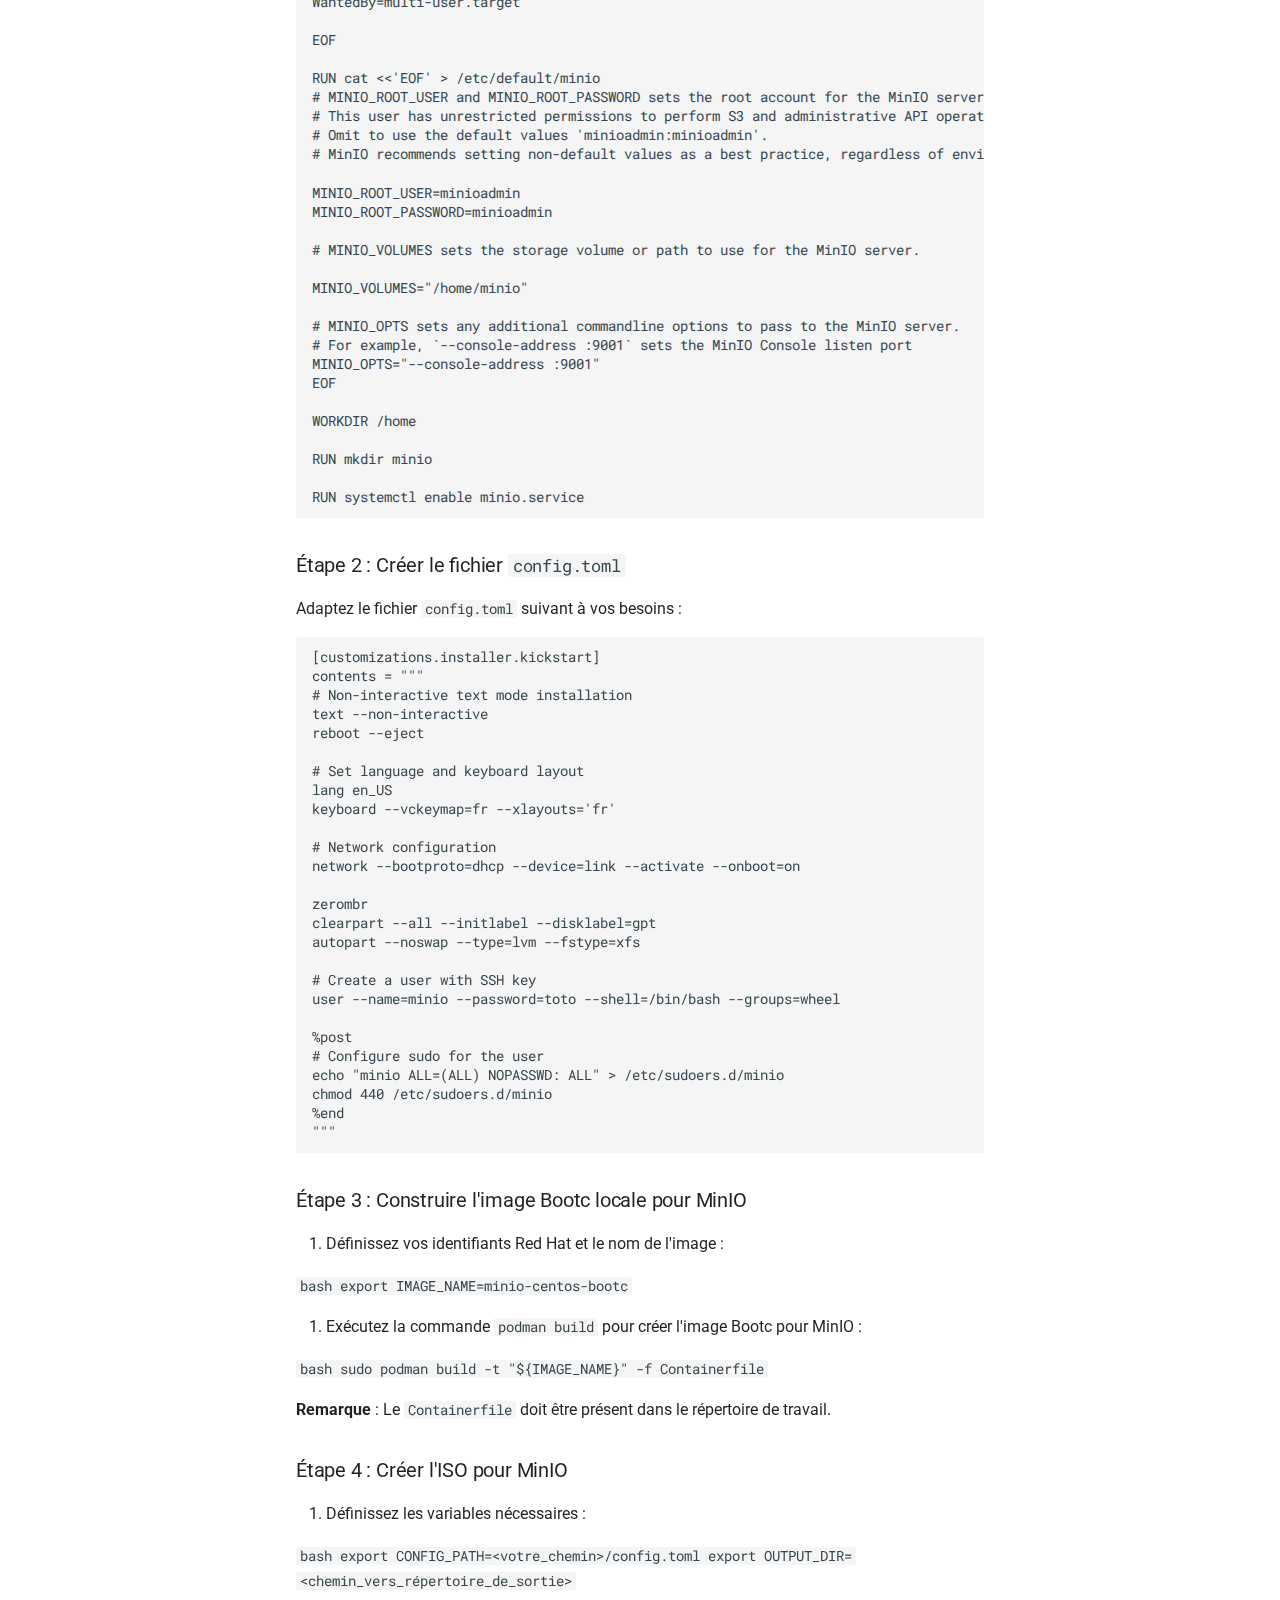
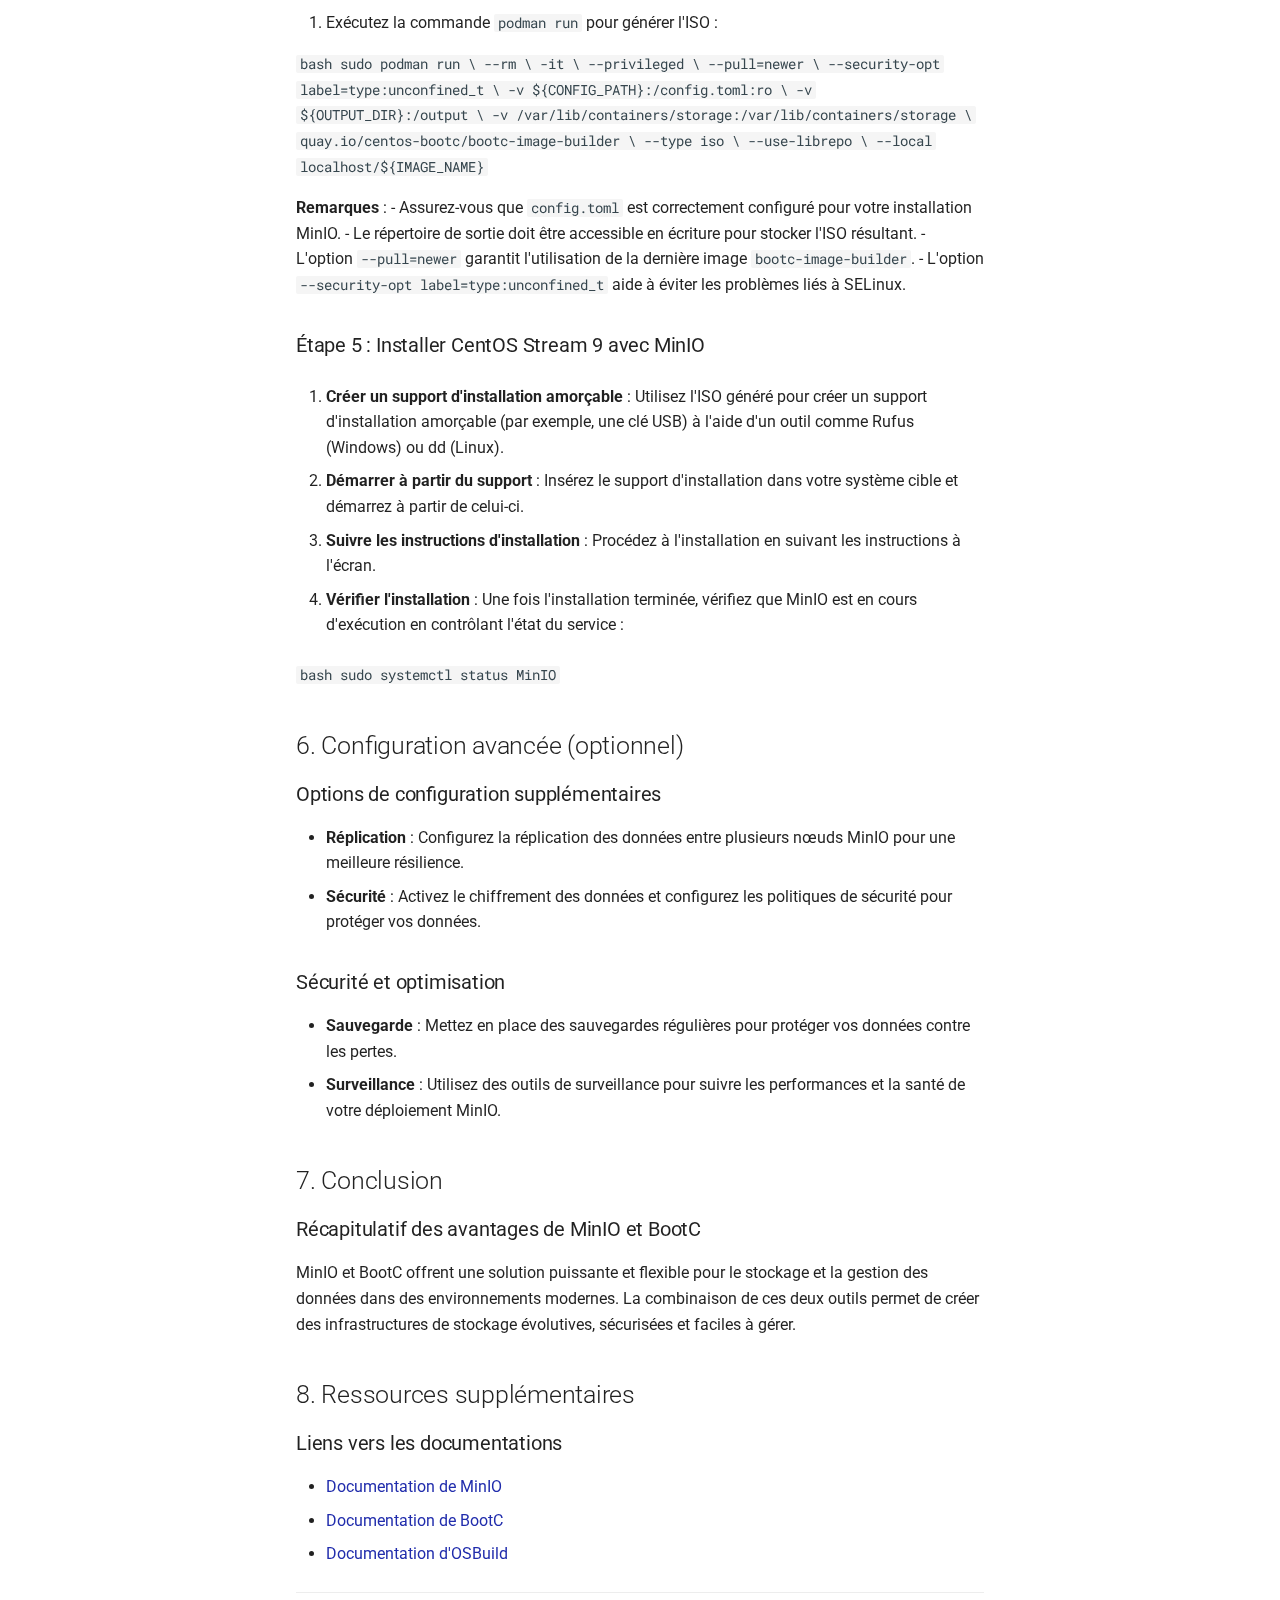
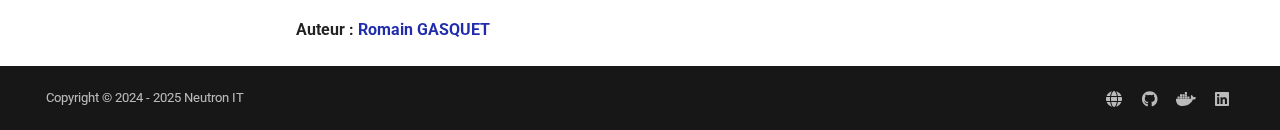
<file: BootC/MinIO/index.html>
<!doctype html>
<html lang="fr" class="no-js">
  <head>
    
      <meta charset="utf-8">
      <meta name="viewport" content="width=device-width,initial-scale=1">
      
      
      
        <link rel="canonical" href="https://blog.neutron-it.fr/BootC/MinIO/">
      
      
        <link rel="prev" href="../../tags/">
      
      
        <link rel="next" href="../../OpenShift/Configuration/openshift-image-registry/">
      
      
      <link rel="icon" href="../../assets/favicon.png">
      <meta name="generator" content="mkdocs-1.6.1, mkdocs-material-9.6.9">
    
    
      
        <title>Déployer MinIO avec BootC - </title>
      
    
    
      <link rel="stylesheet" href="../../assets/stylesheets/main.4af4bdda.min.css">
      
        
        <link rel="stylesheet" href="../../assets/stylesheets/palette.06af60db.min.css">
      
      


    
    
      
    
    
      
        
        
        <link rel="preconnect" href="https://fonts.gstatic.com" crossorigin>
        <link rel="stylesheet" href="https://fonts.googleapis.com/css?family=Roboto:300,300i,400,400i,700,700i%7CRoboto+Mono:400,400i,700,700i&display=fallback">
        <style>:root{--md-text-font:"Roboto";--md-code-font:"Roboto Mono"}</style>
      
    
    
      <link rel="stylesheet" href="../../stylesheets/extra.css">
    
    <script>__md_scope=new URL("../..",location),__md_hash=e=>[...e].reduce(((e,_)=>(e<<5)-e+_.charCodeAt(0)),0),__md_get=(e,_=localStorage,t=__md_scope)=>JSON.parse(_.getItem(t.pathname+"."+e)),__md_set=(e,_,t=localStorage,a=__md_scope)=>{try{t.setItem(a.pathname+"."+e,JSON.stringify(_))}catch(e){}}</script>
    
      

    
    
    
  </head>
  
  
    
    
    
    
    
    <body dir="ltr" data-md-color-scheme="neutron-it" data-md-color-primary="indigo" data-md-color-accent="indigo">
  
    
    <input class="md-toggle" data-md-toggle="drawer" type="checkbox" id="__drawer" autocomplete="off">
    <input class="md-toggle" data-md-toggle="search" type="checkbox" id="__search" autocomplete="off">
    <label class="md-overlay" for="__drawer"></label>
    <div data-md-component="skip">
      
        
        <a href="#1-introduction" class="md-skip">
          Aller au contenu
        </a>
      
    </div>
    <div data-md-component="announce">
      
    </div>
    
    
      

  

<header class="md-header md-header--shadow" data-md-component="header">
  <nav class="md-header__inner md-grid" aria-label="En-tête">
    <a href="../.." title="" class="md-header__button md-logo" aria-label="" data-md-component="logo">
      
  <img src="../../assets/logo.png" alt="logo">

    </a>
    <label class="md-header__button md-icon" for="__drawer">
      
      <svg xmlns="http://www.w3.org/2000/svg" viewBox="0 0 24 24"><path d="M3 6h18v2H3zm0 5h18v2H3zm0 5h18v2H3z"/></svg>
    </label>
    <div class="md-header__title" data-md-component="header-title">
      <div class="md-header__ellipsis">
        <div class="md-header__topic">
          <span class="md-ellipsis">
            
          </span>
        </div>
        <div class="md-header__topic" data-md-component="header-topic">
          <span class="md-ellipsis">
            
              Déployer MinIO avec BootC
            
          </span>
        </div>
      </div>
    </div>
    
      
    
    
    
    
      <label class="md-header__button md-icon" for="__search">
        
        <svg xmlns="http://www.w3.org/2000/svg" viewBox="0 0 24 24"><path d="M9.5 3A6.5 6.5 0 0 1 16 9.5c0 1.61-.59 3.09-1.56 4.23l.27.27h.79l5 5-1.5 1.5-5-5v-.79l-.27-.27A6.52 6.52 0 0 1 9.5 16 6.5 6.5 0 0 1 3 9.5 6.5 6.5 0 0 1 9.5 3m0 2C7 5 5 7 5 9.5S7 14 9.5 14 14 12 14 9.5 12 5 9.5 5"/></svg>
      </label>
      <div class="md-search" data-md-component="search" role="dialog">
  <label class="md-search__overlay" for="__search"></label>
  <div class="md-search__inner" role="search">
    <form class="md-search__form" name="search">
      <input type="text" class="md-search__input" name="query" aria-label="Rechercher" placeholder="Rechercher" autocapitalize="off" autocorrect="off" autocomplete="off" spellcheck="false" data-md-component="search-query" required>
      <label class="md-search__icon md-icon" for="__search">
        
        <svg xmlns="http://www.w3.org/2000/svg" viewBox="0 0 24 24"><path d="M9.5 3A6.5 6.5 0 0 1 16 9.5c0 1.61-.59 3.09-1.56 4.23l.27.27h.79l5 5-1.5 1.5-5-5v-.79l-.27-.27A6.52 6.52 0 0 1 9.5 16 6.5 6.5 0 0 1 3 9.5 6.5 6.5 0 0 1 9.5 3m0 2C7 5 5 7 5 9.5S7 14 9.5 14 14 12 14 9.5 12 5 9.5 5"/></svg>
        
        <svg xmlns="http://www.w3.org/2000/svg" viewBox="0 0 24 24"><path d="M20 11v2H8l5.5 5.5-1.42 1.42L4.16 12l7.92-7.92L13.5 5.5 8 11z"/></svg>
      </label>
      <nav class="md-search__options" aria-label="Recherche">
        
          <a href="javascript:void(0)" class="md-search__icon md-icon" title="Partager" aria-label="Partager" data-clipboard data-clipboard-text="" data-md-component="search-share" tabindex="-1">
            
            <svg xmlns="http://www.w3.org/2000/svg" viewBox="0 0 24 24"><path d="M18 16.08c-.76 0-1.44.3-1.96.77L8.91 12.7c.05-.23.09-.46.09-.7s-.04-.47-.09-.7l7.05-4.11c.54.5 1.25.81 2.04.81a3 3 0 0 0 3-3 3 3 0 0 0-3-3 3 3 0 0 0-3 3c0 .24.04.47.09.7L8.04 9.81C7.5 9.31 6.79 9 6 9a3 3 0 0 0-3 3 3 3 0 0 0 3 3c.79 0 1.5-.31 2.04-.81l7.12 4.15c-.05.21-.08.43-.08.66 0 1.61 1.31 2.91 2.92 2.91s2.92-1.3 2.92-2.91A2.92 2.92 0 0 0 18 16.08"/></svg>
          </a>
        
        <button type="reset" class="md-search__icon md-icon" title="Effacer" aria-label="Effacer" tabindex="-1">
          
          <svg xmlns="http://www.w3.org/2000/svg" viewBox="0 0 24 24"><path d="M19 6.41 17.59 5 12 10.59 6.41 5 5 6.41 10.59 12 5 17.59 6.41 19 12 13.41 17.59 19 19 17.59 13.41 12z"/></svg>
        </button>
      </nav>
      
        <div class="md-search__suggest" data-md-component="search-suggest"></div>
      
    </form>
    <div class="md-search__output">
      <div class="md-search__scrollwrap" tabindex="0" data-md-scrollfix>
        <div class="md-search-result" data-md-component="search-result">
          <div class="md-search-result__meta">
            Initialisation de la recherche
          </div>
          <ol class="md-search-result__list" role="presentation"></ol>
        </div>
      </div>
    </div>
  </div>
</div>
    
    
  </nav>
  
</header>
    
    <div class="md-container" data-md-component="container">
      
      
        
          
        
      
      <main class="md-main" data-md-component="main">
        <div class="md-main__inner md-grid">
          
            
              
              <div class="md-sidebar md-sidebar--primary" data-md-component="sidebar" data-md-type="navigation" >
                <div class="md-sidebar__scrollwrap">
                  <div class="md-sidebar__inner">
                    



<nav class="md-nav md-nav--primary" aria-label="Navigation" data-md-level="0">
  <label class="md-nav__title" for="__drawer">
    <a href="../.." title="" class="md-nav__button md-logo" aria-label="" data-md-component="logo">
      
  <img src="../../assets/logo.png" alt="logo">

    </a>
    
  </label>
  
  <ul class="md-nav__list" data-md-scrollfix>
    
      
      
  
  
  
  
    <li class="md-nav__item">
      <a href="../.." class="md-nav__link">
        
  
  <span class="md-ellipsis">
    Accueil
    
  </span>
  

      </a>
    </li>
  

    
      
      
  
  
  
  
    <li class="md-nav__item">
      <a href="../../tags/" class="md-nav__link">
        
  
  <span class="md-ellipsis">
    Tous les articles
    
  </span>
  

      </a>
    </li>
  

    
      
      
  
  
    
  
  
  
    
    
      
        
      
    
    
      
        
        
      
    
    
    <li class="md-nav__item md-nav__item--active md-nav__item--section md-nav__item--nested">
      
        
        
        <input class="md-nav__toggle md-toggle " type="checkbox" id="__nav_3" checked>
        
          
          <label class="md-nav__link" for="__nav_3" id="__nav_3_label" tabindex="">
            
  
  <span class="md-ellipsis">
    BootC
    
  </span>
  

            <span class="md-nav__icon md-icon"></span>
          </label>
        
        <nav class="md-nav" data-md-level="1" aria-labelledby="__nav_3_label" aria-expanded="true">
          <label class="md-nav__title" for="__nav_3">
            <span class="md-nav__icon md-icon"></span>
            BootC
          </label>
          <ul class="md-nav__list" data-md-scrollfix>
            
              
                
  
  
    
  
  
  
    <li class="md-nav__item md-nav__item--active">
      
      <input class="md-nav__toggle md-toggle" type="checkbox" id="__toc">
      
      
      
        <label class="md-nav__link md-nav__link--active" for="__toc">
          
  
  <span class="md-ellipsis">
    Déployer MinIO avec BootC
    
  </span>
  

          <span class="md-nav__icon md-icon"></span>
        </label>
      
      <a href="./" class="md-nav__link md-nav__link--active">
        
  
  <span class="md-ellipsis">
    Déployer MinIO avec BootC
    
  </span>
  

      </a>
      
        

<nav class="md-nav md-nav--secondary" aria-label="Table des matières">
  
  
  
  
    <label class="md-nav__title" for="__toc">
      <span class="md-nav__icon md-icon"></span>
      Table des matières
    </label>
    <ul class="md-nav__list" data-md-component="toc" data-md-scrollfix>
      
        <li class="md-nav__item">
  <a href="#1-introduction" class="md-nav__link">
    <span class="md-ellipsis">
      1. Introduction
    </span>
  </a>
  
    <nav class="md-nav" aria-label="1. Introduction">
      <ul class="md-nav__list">
        
          <li class="md-nav__item">
  <a href="#presentation-de-minio-et-bootc" class="md-nav__link">
    <span class="md-ellipsis">
      Présentation de MinIO et BootC
    </span>
  </a>
  
</li>
        
          <li class="md-nav__item">
  <a href="#importance-du-stockage-dobjets-et-des-conteneurs" class="md-nav__link">
    <span class="md-ellipsis">
      Importance du stockage d'objets et des conteneurs
    </span>
  </a>
  
</li>
        
      </ul>
    </nav>
  
</li>
      
        <li class="md-nav__item">
  <a href="#2-quest-ce-que-minio" class="md-nav__link">
    <span class="md-ellipsis">
      2. Qu'est-ce que MinIO ?
    </span>
  </a>
  
    <nav class="md-nav" aria-label="2. Qu&#39;est-ce que MinIO ?">
      <ul class="md-nav__list">
        
          <li class="md-nav__item">
  <a href="#description-de-minio" class="md-nav__link">
    <span class="md-ellipsis">
      Description de MinIO
    </span>
  </a>
  
</li>
        
          <li class="md-nav__item">
  <a href="#avantages-et-caracteristiques-principales" class="md-nav__link">
    <span class="md-ellipsis">
      Avantages et caractéristiques principales
    </span>
  </a>
  
</li>
        
      </ul>
    </nav>
  
</li>
      
        <li class="md-nav__item">
  <a href="#3-quest-ce-que-bootc" class="md-nav__link">
    <span class="md-ellipsis">
      3. Qu'est-ce que BootC ?
    </span>
  </a>
  
    <nav class="md-nav" aria-label="3. Qu&#39;est-ce que BootC ?">
      <ul class="md-nav__list">
        
          <li class="md-nav__item">
  <a href="#description-de-bootc" class="md-nav__link">
    <span class="md-ellipsis">
      Description de BootC
    </span>
  </a>
  
</li>
        
          <li class="md-nav__item">
  <a href="#avantages-et-caracteristiques-principales_1" class="md-nav__link">
    <span class="md-ellipsis">
      Avantages et caractéristiques principales
    </span>
  </a>
  
</li>
        
      </ul>
    </nav>
  
</li>
      
        <li class="md-nav__item">
  <a href="#4-prerequis" class="md-nav__link">
    <span class="md-ellipsis">
      4. Prérequis
    </span>
  </a>
  
    <nav class="md-nav" aria-label="4. Prérequis">
      <ul class="md-nav__list">
        
          <li class="md-nav__item">
  <a href="#liste-des-elements-necessaires-avant-de-commencer" class="md-nav__link">
    <span class="md-ellipsis">
      Liste des éléments nécessaires avant de commencer
    </span>
  </a>
  
</li>
        
      </ul>
    </nav>
  
</li>
      
        <li class="md-nav__item">
  <a href="#5-etapes-de-deploiement" class="md-nav__link">
    <span class="md-ellipsis">
      5. Étapes de déploiement
    </span>
  </a>
  
    <nav class="md-nav" aria-label="5. Étapes de déploiement">
      <ul class="md-nav__list">
        
          <li class="md-nav__item">
  <a href="#etape-1-creer-le-containerfile" class="md-nav__link">
    <span class="md-ellipsis">
      Étape 1 : Créer le Containerfile
    </span>
  </a>
  
</li>
        
          <li class="md-nav__item">
  <a href="#etape-2-creer-le-fichier-configtoml" class="md-nav__link">
    <span class="md-ellipsis">
      Étape 2 : Créer le fichier config.toml
    </span>
  </a>
  
</li>
        
          <li class="md-nav__item">
  <a href="#etape-3-construire-limage-bootc-locale-pour-minio" class="md-nav__link">
    <span class="md-ellipsis">
      Étape 3 : Construire l'image Bootc locale pour MinIO
    </span>
  </a>
  
</li>
        
          <li class="md-nav__item">
  <a href="#etape-4-creer-liso-pour-minio" class="md-nav__link">
    <span class="md-ellipsis">
      Étape 4 : Créer l'ISO pour MinIO
    </span>
  </a>
  
</li>
        
          <li class="md-nav__item">
  <a href="#etape-5-installer-centos-stream-9-avec-minio" class="md-nav__link">
    <span class="md-ellipsis">
      Étape 5 : Installer CentOS Stream 9 avec MinIO
    </span>
  </a>
  
</li>
        
      </ul>
    </nav>
  
</li>
      
        <li class="md-nav__item">
  <a href="#6-configuration-avancee-optionnel" class="md-nav__link">
    <span class="md-ellipsis">
      6. Configuration avancée (optionnel)
    </span>
  </a>
  
    <nav class="md-nav" aria-label="6. Configuration avancée (optionnel)">
      <ul class="md-nav__list">
        
          <li class="md-nav__item">
  <a href="#options-de-configuration-supplementaires" class="md-nav__link">
    <span class="md-ellipsis">
      Options de configuration supplémentaires
    </span>
  </a>
  
</li>
        
          <li class="md-nav__item">
  <a href="#securite-et-optimisation" class="md-nav__link">
    <span class="md-ellipsis">
      Sécurité et optimisation
    </span>
  </a>
  
</li>
        
      </ul>
    </nav>
  
</li>
      
        <li class="md-nav__item">
  <a href="#7-conclusion" class="md-nav__link">
    <span class="md-ellipsis">
      7. Conclusion
    </span>
  </a>
  
    <nav class="md-nav" aria-label="7. Conclusion">
      <ul class="md-nav__list">
        
          <li class="md-nav__item">
  <a href="#recapitulatif-des-avantages-de-minio-et-bootc" class="md-nav__link">
    <span class="md-ellipsis">
      Récapitulatif des avantages de MinIO et BootC
    </span>
  </a>
  
</li>
        
      </ul>
    </nav>
  
</li>
      
        <li class="md-nav__item">
  <a href="#8-ressources-supplementaires" class="md-nav__link">
    <span class="md-ellipsis">
      8. Ressources supplémentaires
    </span>
  </a>
  
    <nav class="md-nav" aria-label="8. Ressources supplémentaires">
      <ul class="md-nav__list">
        
          <li class="md-nav__item">
  <a href="#liens-vers-les-documentations" class="md-nav__link">
    <span class="md-ellipsis">
      Liens vers les documentations
    </span>
  </a>
  
</li>
        
      </ul>
    </nav>
  
</li>
      
    </ul>
  
</nav>
      
    </li>
  

              
            
          </ul>
        </nav>
      
    </li>
  

    
      
      
  
  
  
  
    
    
      
        
      
        
      
        
      
        
      
    
    
      
        
        
      
    
    
    <li class="md-nav__item md-nav__item--section md-nav__item--nested">
      
        
        
        <input class="md-nav__toggle md-toggle " type="checkbox" id="__nav_4" >
        
          
          <label class="md-nav__link" for="__nav_4" id="__nav_4_label" tabindex="">
            
  
  <span class="md-ellipsis">
    OpenShift
    
  </span>
  

            <span class="md-nav__icon md-icon"></span>
          </label>
        
        <nav class="md-nav" data-md-level="1" aria-labelledby="__nav_4_label" aria-expanded="false">
          <label class="md-nav__title" for="__nav_4">
            <span class="md-nav__icon md-icon"></span>
            OpenShift
          </label>
          <ul class="md-nav__list" data-md-scrollfix>
            
              
                
  
  
  
  
    
    
      
        
      
    
    
      
    
    
    <li class="md-nav__item md-nav__item--nested">
      
        
        
        <input class="md-nav__toggle md-toggle " type="checkbox" id="__nav_4_1" >
        
          
          <label class="md-nav__link" for="__nav_4_1" id="__nav_4_1_label" tabindex="0">
            
  
  <span class="md-ellipsis">
    Configuration
    
  </span>
  

            <span class="md-nav__icon md-icon"></span>
          </label>
        
        <nav class="md-nav" data-md-level="2" aria-labelledby="__nav_4_1_label" aria-expanded="false">
          <label class="md-nav__title" for="__nav_4_1">
            <span class="md-nav__icon md-icon"></span>
            Configuration
          </label>
          <ul class="md-nav__list" data-md-scrollfix>
            
              
                
  
  
  
  
    <li class="md-nav__item">
      <a href="../../OpenShift/Configuration/openshift-image-registry/" class="md-nav__link">
        
  
  <span class="md-ellipsis">
    Comment exposer la registry interne OpenShift ?
    
  </span>
  

      </a>
    </li>
  

              
            
          </ul>
        </nav>
      
    </li>
  

              
            
              
                
  
  
  
  
    
    
      
        
      
        
      
    
    
      
    
    
    <li class="md-nav__item md-nav__item--nested">
      
        
        
        <input class="md-nav__toggle md-toggle " type="checkbox" id="__nav_4_2" >
        
          
          <label class="md-nav__link" for="__nav_4_2" id="__nav_4_2_label" tabindex="0">
            
  
  <span class="md-ellipsis">
    Intelligence Artificielle
    
  </span>
  

            <span class="md-nav__icon md-icon"></span>
          </label>
        
        <nav class="md-nav" data-md-level="2" aria-labelledby="__nav_4_2_label" aria-expanded="false">
          <label class="md-nav__title" for="__nav_4_2">
            <span class="md-nav__icon md-icon"></span>
            Intelligence Artificielle
          </label>
          <ul class="md-nav__list" data-md-scrollfix>
            
              
                
  
  
  
  
    <li class="md-nav__item">
      <a href="../../OpenShift/Intelligence-Artificielle/DeepSeek/" class="md-nav__link">
        
  
  <span class="md-ellipsis">
    Déploiement de DeepSeek sur OpenShift
    
  </span>
  

      </a>
    </li>
  

              
            
              
                
  
  
  
  
    <li class="md-nav__item">
      <a href="../../OpenShift/Intelligence-Artificielle/SharedGPU/" class="md-nav__link">
        
  
  <span class="md-ellipsis">
    Configuration de GPU sur OpenShift
    
  </span>
  

      </a>
    </li>
  

              
            
          </ul>
        </nav>
      
    </li>
  

              
            
              
                
  
  
  
  
    
    
      
        
      
    
    
      
    
    
    <li class="md-nav__item md-nav__item--nested">
      
        
        
        <input class="md-nav__toggle md-toggle " type="checkbox" id="__nav_4_3" >
        
          
          <label class="md-nav__link" for="__nav_4_3" id="__nav_4_3_label" tabindex="0">
            
  
  <span class="md-ellipsis">
    Operator
    
  </span>
  

            <span class="md-nav__icon md-icon"></span>
          </label>
        
        <nav class="md-nav" data-md-level="2" aria-labelledby="__nav_4_3_label" aria-expanded="false">
          <label class="md-nav__title" for="__nav_4_3">
            <span class="md-nav__icon md-icon"></span>
            Operator
          </label>
          <ul class="md-nav__list" data-md-scrollfix>
            
              
                
  
  
  
  
    <li class="md-nav__item">
      <a href="../../OpenShift/Operator/Vaultwarden/" class="md-nav__link">
        
  
  <span class="md-ellipsis">
    Création d'un Operator sur OpenShift avec Vaultwarden
    
  </span>
  

      </a>
    </li>
  

              
            
          </ul>
        </nav>
      
    </li>
  

              
            
              
                
  
  
  
  
    
    
      
        
      
    
    
      
    
    
    <li class="md-nav__item md-nav__item--nested">
      
        
        
        <input class="md-nav__toggle md-toggle " type="checkbox" id="__nav_4_4" >
        
          
          <label class="md-nav__link" for="__nav_4_4" id="__nav_4_4_label" tabindex="0">
            
  
  <span class="md-ellipsis">
    RealTime
    
  </span>
  

            <span class="md-nav__icon md-icon"></span>
          </label>
        
        <nav class="md-nav" data-md-level="2" aria-labelledby="__nav_4_4_label" aria-expanded="false">
          <label class="md-nav__title" for="__nav_4_4">
            <span class="md-nav__icon md-icon"></span>
            RealTime
          </label>
          <ul class="md-nav__list" data-md-scrollfix>
            
              
                
  
  
  
  
    <li class="md-nav__item">
      <a href="../../OpenShift/RealTime/RealTime/" class="md-nav__link">
        
  
  <span class="md-ellipsis">
    Utiliser les capacités temps réel d'OpenShift
    
  </span>
  

      </a>
    </li>
  

              
            
          </ul>
        </nav>
      
    </li>
  

              
            
          </ul>
        </nav>
      
    </li>
  

    
  </ul>
</nav>
                  </div>
                </div>
              </div>
            
            
              
              <div class="md-sidebar md-sidebar--secondary" data-md-component="sidebar" data-md-type="toc" >
                <div class="md-sidebar__scrollwrap">
                  <div class="md-sidebar__inner">
                    

<nav class="md-nav md-nav--secondary" aria-label="Table des matières">
  
  
  
  
    <label class="md-nav__title" for="__toc">
      <span class="md-nav__icon md-icon"></span>
      Table des matières
    </label>
    <ul class="md-nav__list" data-md-component="toc" data-md-scrollfix>
      
        <li class="md-nav__item">
  <a href="#1-introduction" class="md-nav__link">
    <span class="md-ellipsis">
      1. Introduction
    </span>
  </a>
  
    <nav class="md-nav" aria-label="1. Introduction">
      <ul class="md-nav__list">
        
          <li class="md-nav__item">
  <a href="#presentation-de-minio-et-bootc" class="md-nav__link">
    <span class="md-ellipsis">
      Présentation de MinIO et BootC
    </span>
  </a>
  
</li>
        
          <li class="md-nav__item">
  <a href="#importance-du-stockage-dobjets-et-des-conteneurs" class="md-nav__link">
    <span class="md-ellipsis">
      Importance du stockage d'objets et des conteneurs
    </span>
  </a>
  
</li>
        
      </ul>
    </nav>
  
</li>
      
        <li class="md-nav__item">
  <a href="#2-quest-ce-que-minio" class="md-nav__link">
    <span class="md-ellipsis">
      2. Qu'est-ce que MinIO ?
    </span>
  </a>
  
    <nav class="md-nav" aria-label="2. Qu&#39;est-ce que MinIO ?">
      <ul class="md-nav__list">
        
          <li class="md-nav__item">
  <a href="#description-de-minio" class="md-nav__link">
    <span class="md-ellipsis">
      Description de MinIO
    </span>
  </a>
  
</li>
        
          <li class="md-nav__item">
  <a href="#avantages-et-caracteristiques-principales" class="md-nav__link">
    <span class="md-ellipsis">
      Avantages et caractéristiques principales
    </span>
  </a>
  
</li>
        
      </ul>
    </nav>
  
</li>
      
        <li class="md-nav__item">
  <a href="#3-quest-ce-que-bootc" class="md-nav__link">
    <span class="md-ellipsis">
      3. Qu'est-ce que BootC ?
    </span>
  </a>
  
    <nav class="md-nav" aria-label="3. Qu&#39;est-ce que BootC ?">
      <ul class="md-nav__list">
        
          <li class="md-nav__item">
  <a href="#description-de-bootc" class="md-nav__link">
    <span class="md-ellipsis">
      Description de BootC
    </span>
  </a>
  
</li>
        
          <li class="md-nav__item">
  <a href="#avantages-et-caracteristiques-principales_1" class="md-nav__link">
    <span class="md-ellipsis">
      Avantages et caractéristiques principales
    </span>
  </a>
  
</li>
        
      </ul>
    </nav>
  
</li>
      
        <li class="md-nav__item">
  <a href="#4-prerequis" class="md-nav__link">
    <span class="md-ellipsis">
      4. Prérequis
    </span>
  </a>
  
    <nav class="md-nav" aria-label="4. Prérequis">
      <ul class="md-nav__list">
        
          <li class="md-nav__item">
  <a href="#liste-des-elements-necessaires-avant-de-commencer" class="md-nav__link">
    <span class="md-ellipsis">
      Liste des éléments nécessaires avant de commencer
    </span>
  </a>
  
</li>
        
      </ul>
    </nav>
  
</li>
      
        <li class="md-nav__item">
  <a href="#5-etapes-de-deploiement" class="md-nav__link">
    <span class="md-ellipsis">
      5. Étapes de déploiement
    </span>
  </a>
  
    <nav class="md-nav" aria-label="5. Étapes de déploiement">
      <ul class="md-nav__list">
        
          <li class="md-nav__item">
  <a href="#etape-1-creer-le-containerfile" class="md-nav__link">
    <span class="md-ellipsis">
      Étape 1 : Créer le Containerfile
    </span>
  </a>
  
</li>
        
          <li class="md-nav__item">
  <a href="#etape-2-creer-le-fichier-configtoml" class="md-nav__link">
    <span class="md-ellipsis">
      Étape 2 : Créer le fichier config.toml
    </span>
  </a>
  
</li>
        
          <li class="md-nav__item">
  <a href="#etape-3-construire-limage-bootc-locale-pour-minio" class="md-nav__link">
    <span class="md-ellipsis">
      Étape 3 : Construire l'image Bootc locale pour MinIO
    </span>
  </a>
  
</li>
        
          <li class="md-nav__item">
  <a href="#etape-4-creer-liso-pour-minio" class="md-nav__link">
    <span class="md-ellipsis">
      Étape 4 : Créer l'ISO pour MinIO
    </span>
  </a>
  
</li>
        
          <li class="md-nav__item">
  <a href="#etape-5-installer-centos-stream-9-avec-minio" class="md-nav__link">
    <span class="md-ellipsis">
      Étape 5 : Installer CentOS Stream 9 avec MinIO
    </span>
  </a>
  
</li>
        
      </ul>
    </nav>
  
</li>
      
        <li class="md-nav__item">
  <a href="#6-configuration-avancee-optionnel" class="md-nav__link">
    <span class="md-ellipsis">
      6. Configuration avancée (optionnel)
    </span>
  </a>
  
    <nav class="md-nav" aria-label="6. Configuration avancée (optionnel)">
      <ul class="md-nav__list">
        
          <li class="md-nav__item">
  <a href="#options-de-configuration-supplementaires" class="md-nav__link">
    <span class="md-ellipsis">
      Options de configuration supplémentaires
    </span>
  </a>
  
</li>
        
          <li class="md-nav__item">
  <a href="#securite-et-optimisation" class="md-nav__link">
    <span class="md-ellipsis">
      Sécurité et optimisation
    </span>
  </a>
  
</li>
        
      </ul>
    </nav>
  
</li>
      
        <li class="md-nav__item">
  <a href="#7-conclusion" class="md-nav__link">
    <span class="md-ellipsis">
      7. Conclusion
    </span>
  </a>
  
    <nav class="md-nav" aria-label="7. Conclusion">
      <ul class="md-nav__list">
        
          <li class="md-nav__item">
  <a href="#recapitulatif-des-avantages-de-minio-et-bootc" class="md-nav__link">
    <span class="md-ellipsis">
      Récapitulatif des avantages de MinIO et BootC
    </span>
  </a>
  
</li>
        
      </ul>
    </nav>
  
</li>
      
        <li class="md-nav__item">
  <a href="#8-ressources-supplementaires" class="md-nav__link">
    <span class="md-ellipsis">
      8. Ressources supplémentaires
    </span>
  </a>
  
    <nav class="md-nav" aria-label="8. Ressources supplémentaires">
      <ul class="md-nav__list">
        
          <li class="md-nav__item">
  <a href="#liens-vers-les-documentations" class="md-nav__link">
    <span class="md-ellipsis">
      Liens vers les documentations
    </span>
  </a>
  
</li>
        
      </ul>
    </nav>
  
</li>
      
    </ul>
  
</nav>
                  </div>
                </div>
              </div>
            
          
          
            <div class="md-content" data-md-component="content">
              <article class="md-content__inner md-typeset">
                
                  

  <nav class="md-tags" >
    
      
      
      
        <a href="../../tags/#tag:bootc" class="md-tag">BootC</a>
      
    
      
      
      
        <a href="../../tags/#tag:minio" class="md-tag">MinIO</a>
      
    
      
      
      
        <a href="../../tags/#tag:storage" class="md-tag">Storage</a>
      
    
  </nav>



<p><img alt="" src="../img/minio-banner.png" /></p>
<h1 id="deployer-minio-avec-bootc">Déployer MinIO avec BootC</h1>
<h2 id="1-introduction">1. Introduction</h2>
<h3 id="presentation-de-minio-et-bootc">Présentation de MinIO et BootC</h3>
<p>MinIO est une solution de stockage d'objets open-source qui permet de créer des infrastructures de stockage évolutives et résilientes. BootC, quant à lui, est un outil de gestion de conteneurs qui facilite le déploiement et la gestion des applications conteneurisées.</p>
<h3 id="importance-du-stockage-dobjets-et-des-conteneurs">Importance du stockage d'objets et des conteneurs</h3>
<p>Le stockage d'objets est essentiel pour gérer de grandes quantités de données non structurées, tandis que les conteneurs permettent de déployer des applications de manière cohérente et isolée. La combinaison de MinIO et BootC offre une solution puissante pour le stockage et la gestion des données dans des environnements modernes.</p>
<h2 id="2-quest-ce-que-minio">2. Qu'est-ce que MinIO ?</h2>
<h3 id="description-de-minio">Description de MinIO</h3>
<p>MinIO est un serveur de stockage d'objets compatible avec le protocole Amazon S3. Il est conçu pour être léger, rapide et facile à déployer. MinIO peut être utilisé pour stocker des photos, des vidéos, des sauvegardes et d'autres types de données non structurées.</p>
<h3 id="avantages-et-caracteristiques-principales">Avantages et caractéristiques principales</h3>
<ul>
<li><strong>Compatibilité S3</strong> : MinIO est entièrement compatible avec le protocole Amazon S3, ce qui permet une intégration facile avec les outils et applications existants.</li>
<li><strong>Haute performance</strong> : MinIO est optimisé pour offrir des performances élevées en termes de débit et de latence.</li>
<li><strong>Évolutivité</strong> : MinIO peut être déployé sur un seul nœud ou sur plusieurs nœuds pour répondre aux besoins de stockage croissants.</li>
<li><strong>Sécurité</strong> : MinIO offre des fonctionnalités de sécurité robustes, telles que le chiffrement des données et l'authentification.</li>
</ul>
<h2 id="3-quest-ce-que-bootc">3. Qu'est-ce que BootC ?</h2>
<h3 id="description-de-bootc">Description de BootC</h3>
<p>BootC est un outil de gestion de conteneurs qui simplifie le déploiement, la gestion et l'orchestration des applications conteneurisées. Il est conçu pour être léger et facile à utiliser, tout en offrant des fonctionnalités puissantes pour les environnements de production. BootC est au cœur des conteneurs amorçables, qui permettent de gérer des systèmes d'exploitation immuables via des images de conteneurs OCI/Docker.</p>
<h3 id="avantages-et-caracteristiques-principales_1">Avantages et caractéristiques principales</h3>
<ul>
<li><strong>Approche unifiée pour DevOps</strong> : BootC permet de gérer l'ensemble du système d'exploitation via des outils et concepts basés sur les conteneurs, y compris GitOps et CI/CD.</li>
<li><strong>Sécurité simplifiée</strong> : Les mises à jour de sécurité peuvent être appliquées à l'ensemble du système d'exploitation, y compris le noyau, les pilotes et le chargeur d'amorçage, en utilisant des outils de sécurité avancés pour les conteneurs.</li>
<li><strong>Intégration rapide et écosystème</strong> : BootC s'intègre dans un vaste écosystème d'outils et de technologies autour des conteneurs, permettant de déployer et de gérer des systèmes Linux à grande échelle.</li>
</ul>
<h2 id="4-prerequis">4. Prérequis</h2>
<h3 id="liste-des-elements-necessaires-avant-de-commencer">Liste des éléments nécessaires avant de commencer</h3>
<ul>
<li><strong>Podman</strong> installé sur votre système</li>
<li>Espace disque suffisant pour le stockage des conteneurs et des fichiers de sortie</li>
</ul>
<h2 id="5-etapes-de-deploiement">5. Étapes de déploiement</h2>
<h3 id="etape-1-creer-le-containerfile">Étape 1 : Créer le <code>Containerfile</code></h3>
<p>Adaptez le <code>Containerfile</code> suivant à vos besoins :</p>
<pre><code class="language-dockerfile">FROM quay.io/centos/centos:stream9 as builder

RUN dnf install -y wget
RUN wget https://dl.min.io/server/minio/release/linux-amd64/minio

FROM quay.io/centos-bootc/centos-bootc:stream9

COPY --from=builder --chmod=755 /minio /usr/local/bin/minio

RUN cat &lt;&lt;'EOF' &gt; /etc/systemd/system/minio.service
[Unit]
Description=MinIO
Documentation=https://min.io/docs/minio/linux/index.html
Wants=network-online.target
After=network-online.target
AssertFileIsExecutable=/usr/local/bin/minio

[Service]
WorkingDirectory=/usr/local

User=minio
Group=minio
ProtectProc=invisible

EnvironmentFile=-/etc/default/minio
ExecStartPre=/bin/bash -c &quot;if [ -z \&quot;$MINIO_VOLUMES\&quot; ]; then echo \&quot;Variable MINIO_VOLUMES not set in /etc/default/minio\&quot;; exit 1; fi&quot;
ExecStart=/usr/local/bin/minio server $MINIO_OPTS $MINIO_VOLUMES

# MinIO RELEASE.2023-05-04T21-44-30Z adds support for Type=notify (https://www.freedesktop.org/software/systemd/man/systemd.service.html#Type=)
# This may improve systemctl setups where other services use `After=minio.server`
# Uncomment the line to enable the functionality
# Type=notify

# Let systemd restart this service always
Restart=always

# Specifies the maximum file descriptor number that can be opened by this process
LimitNOFILE=65536

# Specifies the maximum number of threads this process can create
TasksMax=infinity

# Disable timeout logic and wait until process is stopped
TimeoutStopSec=infinity
SendSIGKILL=no

[Install]
WantedBy=multi-user.target

EOF

RUN cat &lt;&lt;'EOF' &gt; /etc/default/minio
# MINIO_ROOT_USER and MINIO_ROOT_PASSWORD sets the root account for the MinIO server.
# This user has unrestricted permissions to perform S3 and administrative API operations on any resource in the deployment.
# Omit to use the default values 'minioadmin:minioadmin'.
# MinIO recommends setting non-default values as a best practice, regardless of environment

MINIO_ROOT_USER=minioadmin
MINIO_ROOT_PASSWORD=minioadmin

# MINIO_VOLUMES sets the storage volume or path to use for the MinIO server.

MINIO_VOLUMES=&quot;/home/minio&quot;

# MINIO_OPTS sets any additional commandline options to pass to the MinIO server.
# For example, `--console-address :9001` sets the MinIO Console listen port
MINIO_OPTS=&quot;--console-address :9001&quot;
EOF

WORKDIR /home

RUN mkdir minio

RUN systemctl enable minio.service
</code></pre>
<h3 id="etape-2-creer-le-fichier-configtoml">Étape 2 : Créer le fichier <code>config.toml</code></h3>
<p>Adaptez le fichier <code>config.toml</code> suivant à vos besoins : </p>
<pre><code class="language-toml">[customizations.installer.kickstart]
contents = &quot;&quot;&quot;
# Non-interactive text mode installation
text --non-interactive
reboot --eject

# Set language and keyboard layout
lang en_US
keyboard --vckeymap=fr --xlayouts='fr'

# Network configuration
network --bootproto=dhcp --device=link --activate --onboot=on

zerombr
clearpart --all --initlabel --disklabel=gpt
autopart --noswap --type=lvm --fstype=xfs 

# Create a user with SSH key
user --name=minio --password=toto --shell=/bin/bash --groups=wheel

%post
# Configure sudo for the user
echo &quot;minio ALL=(ALL) NOPASSWD: ALL&quot; &gt; /etc/sudoers.d/minio
chmod 440 /etc/sudoers.d/minio
%end
&quot;&quot;&quot;
</code></pre>
<h3 id="etape-3-construire-limage-bootc-locale-pour-minio">Étape 3 : Construire l'image Bootc locale pour MinIO</h3>
<ol>
<li>Définissez vos identifiants Red Hat et le nom de l'image :</li>
</ol>
<p><code>bash
   export IMAGE_NAME=minio-centos-bootc</code></p>
<ol>
<li>Exécutez la commande <code>podman build</code> pour créer l'image Bootc pour MinIO :</li>
</ol>
<p><code>bash
   sudo podman build -t "${IMAGE_NAME}" -f Containerfile</code></p>
<p><strong>Remarque</strong> : Le <code>Containerfile</code> doit être présent dans le répertoire de travail.</p>
<h3 id="etape-4-creer-liso-pour-minio">Étape 4 : Créer l'ISO pour MinIO</h3>
<ol>
<li>Définissez les variables nécessaires :</li>
</ol>
<p><code>bash
   export CONFIG_PATH=&lt;votre_chemin&gt;/config.toml
   export OUTPUT_DIR=&lt;chemin_vers_répertoire_de_sortie&gt;</code></p>
<ol>
<li>Exécutez la commande <code>podman run</code> pour générer l'ISO :</li>
</ol>
<p><code>bash
   sudo podman run \
       --rm \
       -it \
       --privileged \
       --pull=newer \
       --security-opt label=type:unconfined_t \
       -v ${CONFIG_PATH}:/config.toml:ro \
       -v ${OUTPUT_DIR}:/output \
       -v /var/lib/containers/storage:/var/lib/containers/storage \
       quay.io/centos-bootc/bootc-image-builder \
       --type iso \
       --use-librepo \
       --local localhost/${IMAGE_NAME}</code></p>
<p><strong>Remarques</strong> :
   - Assurez-vous que <code>config.toml</code> est correctement configuré pour votre installation MinIO.
   - Le répertoire de sortie doit être accessible en écriture pour stocker l'ISO résultant.
   - L'option <code>--pull=newer</code> garantit l'utilisation de la dernière image <code>bootc-image-builder</code>.
   - L'option <code>--security-opt label=type:unconfined_t</code> aide à éviter les problèmes liés à SELinux.</p>
<h3 id="etape-5-installer-centos-stream-9-avec-minio">Étape 5 : Installer CentOS Stream 9 avec MinIO</h3>
<ol>
<li>
<p><strong>Créer un support d'installation amorçable</strong> : Utilisez l'ISO généré pour créer un support d'installation amorçable (par exemple, une clé USB) à l'aide d'un outil comme Rufus (Windows) ou dd (Linux).</p>
</li>
<li>
<p><strong>Démarrer à partir du support</strong> : Insérez le support d'installation dans votre système cible et démarrez à partir de celui-ci.</p>
</li>
<li>
<p><strong>Suivre les instructions d'installation</strong> : Procédez à l'installation en suivant les instructions à l'écran.</p>
</li>
<li>
<p><strong>Vérifier l'installation</strong> : Une fois l'installation terminée, vérifiez que MinIO est en cours d'exécution en contrôlant l'état du service :</p>
</li>
</ol>
<p><code>bash
   sudo systemctl status MinIO</code></p>
<h2 id="6-configuration-avancee-optionnel">6. Configuration avancée (optionnel)</h2>
<h3 id="options-de-configuration-supplementaires">Options de configuration supplémentaires</h3>
<ul>
<li><strong>Réplication</strong> : Configurez la réplication des données entre plusieurs nœuds MinIO pour une meilleure résilience.</li>
<li><strong>Sécurité</strong> : Activez le chiffrement des données et configurez les politiques de sécurité pour protéger vos données.</li>
</ul>
<h3 id="securite-et-optimisation">Sécurité et optimisation</h3>
<ul>
<li><strong>Sauvegarde</strong> : Mettez en place des sauvegardes régulières pour protéger vos données contre les pertes.</li>
<li><strong>Surveillance</strong> : Utilisez des outils de surveillance pour suivre les performances et la santé de votre déploiement MinIO.</li>
</ul>
<h2 id="7-conclusion">7. Conclusion</h2>
<h3 id="recapitulatif-des-avantages-de-minio-et-bootc">Récapitulatif des avantages de MinIO et BootC</h3>
<p>MinIO et BootC offrent une solution puissante et flexible pour le stockage et la gestion des données dans des environnements modernes. La combinaison de ces deux outils permet de créer des infrastructures de stockage évolutives, sécurisées et faciles à gérer.</p>
<h2 id="8-ressources-supplementaires">8. Ressources supplémentaires</h2>
<h3 id="liens-vers-les-documentations">Liens vers les documentations</h3>
<ul>
<li><a href="https://docs.min.io/">Documentation de MinIO</a></li>
<li><a href="https://docs.fedoraproject.org/en-US/bootc/">Documentation de BootC</a></li>
<li><a href="https://osbuild.org/docs/bootc/">Documentation d'OSBuild</a></li>
</ul>
<hr />
<p><strong>Auteur : <a href="https://www.linkedin.com/in/romain-gasquet/">Romain GASQUET</a></strong></p>







  
  






                
              </article>
            </div>
          
          
<script>var target=document.getElementById(location.hash.slice(1));target&&target.name&&(target.checked=target.name.startsWith("__tabbed_"))</script>
        </div>
        
          <button type="button" class="md-top md-icon" data-md-component="top" hidden>
  
  <svg xmlns="http://www.w3.org/2000/svg" viewBox="0 0 24 24"><path d="M13 20h-2V8l-5.5 5.5-1.42-1.42L12 4.16l7.92 7.92-1.42 1.42L13 8z"/></svg>
  Retour en haut de la page
</button>
        
      </main>
      
        <footer class="md-footer">
  
  <div class="md-footer-meta md-typeset">
    <div class="md-footer-meta__inner md-grid">
      <div class="md-copyright">
  
    <div class="md-copyright__highlight">
      Copyright &copy; 2024 - 2025 Neutron IT
    </div>
  
  
</div>
      
        <div class="md-social">
  
    
    
    
    
      
      
    
    <a href="https://neutron-it.fr" target="_blank" rel="noopener" title="neutron-it.fr" class="md-social__link">
      <svg xmlns="http://www.w3.org/2000/svg" viewBox="0 0 512 512"><!--! Font Awesome Free 6.7.2 by @fontawesome - https://fontawesome.com License - https://fontawesome.com/license/free (Icons: CC BY 4.0, Fonts: SIL OFL 1.1, Code: MIT License) Copyright 2024 Fonticons, Inc.--><path d="M352 256c0 22.2-1.2 43.6-3.3 64H163.4c-2.2-20.4-3.3-41.8-3.3-64s1.2-43.6 3.3-64h185.3c2.2 20.4 3.3 41.8 3.3 64m28.8-64h123.1c5.3 20.5 8.1 41.9 8.1 64s-2.8 43.5-8.1 64H380.8c2.1-20.6 3.2-42 3.2-64s-1.1-43.4-3.2-64m112.6-32H376.7c-10-63.9-29.8-117.4-55.3-151.6 78.3 20.7 142 77.5 171.9 151.6zm-149.1 0H167.7c6.1-36.4 15.5-68.6 27-94.7 10.5-23.6 22.2-40.7 33.5-51.5C239.4 3.2 248.7 0 256 0s16.6 3.2 27.8 13.8c11.3 10.8 23 27.9 33.5 51.5 11.6 26 20.9 58.2 27 94.7m-209 0H18.6c30-74.1 93.6-130.9 172-151.6-25.5 34.2-45.3 87.7-55.3 151.6M8.1 192h123.1c-2.1 20.6-3.2 42-3.2 64s1.1 43.4 3.2 64H8.1C2.8 299.5 0 278.1 0 256s2.8-43.5 8.1-64m186.6 254.6c-11.6-26-20.9-58.2-27-94.6h176.6c-6.1 36.4-15.5 68.6-27 94.6-10.5 23.6-22.2 40.7-33.5 51.5-11.2 10.7-20.5 13.9-27.8 13.9s-16.6-3.2-27.8-13.8c-11.3-10.8-23-27.9-33.5-51.5zM135.3 352c10 63.9 29.8 117.4 55.3 151.6-78.4-20.7-142-77.5-172-151.6zm358.1 0c-30 74.1-93.6 130.9-171.9 151.6 25.5-34.2 45.2-87.7 55.3-151.6h116.7z"/></svg>
    </a>
  
    
    
    
    
      
      
    
    <a href="https://github.com/neutron-IT-organization" target="_blank" rel="noopener" title="github.com" class="md-social__link">
      <svg xmlns="http://www.w3.org/2000/svg" viewBox="0 0 496 512"><!--! Font Awesome Free 6.7.2 by @fontawesome - https://fontawesome.com License - https://fontawesome.com/license/free (Icons: CC BY 4.0, Fonts: SIL OFL 1.1, Code: MIT License) Copyright 2024 Fonticons, Inc.--><path d="M165.9 397.4c0 2-2.3 3.6-5.2 3.6-3.3.3-5.6-1.3-5.6-3.6 0-2 2.3-3.6 5.2-3.6 3-.3 5.6 1.3 5.6 3.6m-31.1-4.5c-.7 2 1.3 4.3 4.3 4.9 2.6 1 5.6 0 6.2-2s-1.3-4.3-4.3-5.2c-2.6-.7-5.5.3-6.2 2.3m44.2-1.7c-2.9.7-4.9 2.6-4.6 4.9.3 2 2.9 3.3 5.9 2.6 2.9-.7 4.9-2.6 4.6-4.6-.3-1.9-3-3.2-5.9-2.9M244.8 8C106.1 8 0 113.3 0 252c0 110.9 69.8 205.8 169.5 239.2 12.8 2.3 17.3-5.6 17.3-12.1 0-6.2-.3-40.4-.3-61.4 0 0-70 15-84.7-29.8 0 0-11.4-29.1-27.8-36.6 0 0-22.9-15.7 1.6-15.4 0 0 24.9 2 38.6 25.8 21.9 38.6 58.6 27.5 72.9 20.9 2.3-16 8.8-27.1 16-33.7-55.9-6.2-112.3-14.3-112.3-110.5 0-27.5 7.6-41.3 23.6-58.9-2.6-6.5-11.1-33.3 2.6-67.9 20.9-6.5 69 27 69 27 20-5.6 41.5-8.5 62.8-8.5s42.8 2.9 62.8 8.5c0 0 48.1-33.6 69-27 13.7 34.7 5.2 61.4 2.6 67.9 16 17.7 25.8 31.5 25.8 58.9 0 96.5-58.9 104.2-114.8 110.5 9.2 7.9 17 22.9 17 46.4 0 33.7-.3 75.4-.3 83.6 0 6.5 4.6 14.4 17.3 12.1C428.2 457.8 496 362.9 496 252 496 113.3 383.5 8 244.8 8M97.2 352.9c-1.3 1-1 3.3.7 5.2 1.6 1.6 3.9 2.3 5.2 1 1.3-1 1-3.3-.7-5.2-1.6-1.6-3.9-2.3-5.2-1m-10.8-8.1c-.7 1.3.3 2.9 2.3 3.9 1.6 1 3.6.7 4.3-.7.7-1.3-.3-2.9-2.3-3.9-2-.6-3.6-.3-4.3.7m32.4 35.6c-1.6 1.3-1 4.3 1.3 6.2 2.3 2.3 5.2 2.6 6.5 1 1.3-1.3.7-4.3-1.3-6.2-2.2-2.3-5.2-2.6-6.5-1m-11.4-14.7c-1.6 1-1.6 3.6 0 5.9s4.3 3.3 5.6 2.3c1.6-1.3 1.6-3.9 0-6.2-1.4-2.3-4-3.3-5.6-2"/></svg>
    </a>
  
    
    
    
    
      
      
    
    <a href="https://quay.io/neutron-it" target="_blank" rel="noopener" title="quay.io" class="md-social__link">
      <svg xmlns="http://www.w3.org/2000/svg" viewBox="0 0 640 512"><!--! Font Awesome Free 6.7.2 by @fontawesome - https://fontawesome.com License - https://fontawesome.com/license/free (Icons: CC BY 4.0, Fonts: SIL OFL 1.1, Code: MIT License) Copyright 2024 Fonticons, Inc.--><path d="M349.9 236.3h-66.1v-59.4h66.1zm0-204.3h-66.1v60.7h66.1zm78.2 144.8H362v59.4h66.1zm-156.3-72.1h-66.1v60.1h66.1zm78.1 0h-66.1v60.1h66.1zm276.8 100c-14.4-9.7-47.6-13.2-73.1-8.4-3.3-24-16.7-44.9-41.1-63.7l-14-9.3-9.3 14c-18.4 27.8-23.4 73.6-3.7 103.8-8.7 4.7-25.8 11.1-48.4 10.7H2.4c-8.7 50.8 5.8 116.8 44 162.1 37.1 43.9 92.7 66.2 165.4 66.2 157.4 0 273.9-72.5 328.4-204.2 21.4.4 67.6.1 91.3-45.2 1.5-2.5 6.6-13.2 8.5-17.1zm-511.1-27.9h-66v59.4h66.1v-59.4zm78.1 0h-66.1v59.4h66.1zm78.1 0h-66.1v59.4h66.1zm-78.1-72.1h-66.1v60.1h66.1z"/></svg>
    </a>
  
    
    
    
    
      
      
    
    <a href="https://www.linkedin.com/company/neutron-it" target="_blank" rel="noopener" title="www.linkedin.com" class="md-social__link">
      <svg xmlns="http://www.w3.org/2000/svg" viewBox="0 0 448 512"><!--! Font Awesome Free 6.7.2 by @fontawesome - https://fontawesome.com License - https://fontawesome.com/license/free (Icons: CC BY 4.0, Fonts: SIL OFL 1.1, Code: MIT License) Copyright 2024 Fonticons, Inc.--><path d="M416 32H31.9C14.3 32 0 46.5 0 64.3v383.4C0 465.5 14.3 480 31.9 480H416c17.6 0 32-14.5 32-32.3V64.3c0-17.8-14.4-32.3-32-32.3M135.4 416H69V202.2h66.5V416zm-33.2-243c-21.3 0-38.5-17.3-38.5-38.5S80.9 96 102.2 96c21.2 0 38.5 17.3 38.5 38.5 0 21.3-17.2 38.5-38.5 38.5m282.1 243h-66.4V312c0-24.8-.5-56.7-34.5-56.7-34.6 0-39.9 27-39.9 54.9V416h-66.4V202.2h63.7v29.2h.9c8.9-16.8 30.6-34.5 62.9-34.5 67.2 0 79.7 44.3 79.7 101.9z"/></svg>
    </a>
  
</div>
      
    </div>
  </div>
</footer>
      
    </div>
    <div class="md-dialog" data-md-component="dialog">
      <div class="md-dialog__inner md-typeset"></div>
    </div>
    
    
    <script id="__config" type="application/json">{"base": "../..", "features": ["navigation.indexes", "navigation.sections", "navigation.top", "search.suggest", "search.highlight", "search.share", "toc.follow"], "search": "../../assets/javascripts/workers/search.f8cc74c7.min.js", "translations": {"clipboard.copied": "Copi\u00e9 dans le presse-papier", "clipboard.copy": "Copier dans le presse-papier", "search.result.more.one": "1 de plus sur cette page", "search.result.more.other": "# de plus sur cette page", "search.result.none": "Aucun document trouv\u00e9", "search.result.one": "1 document trouv\u00e9", "search.result.other": "# documents trouv\u00e9s", "search.result.placeholder": "Taper pour d\u00e9marrer la recherche", "search.result.term.missing": "Non trouv\u00e9", "select.version": "S\u00e9lectionner la version"}}</script>
    
    
      <script src="../../assets/javascripts/bundle.c8b220af.min.js"></script>
      
    
  </body>
</html>
</file>
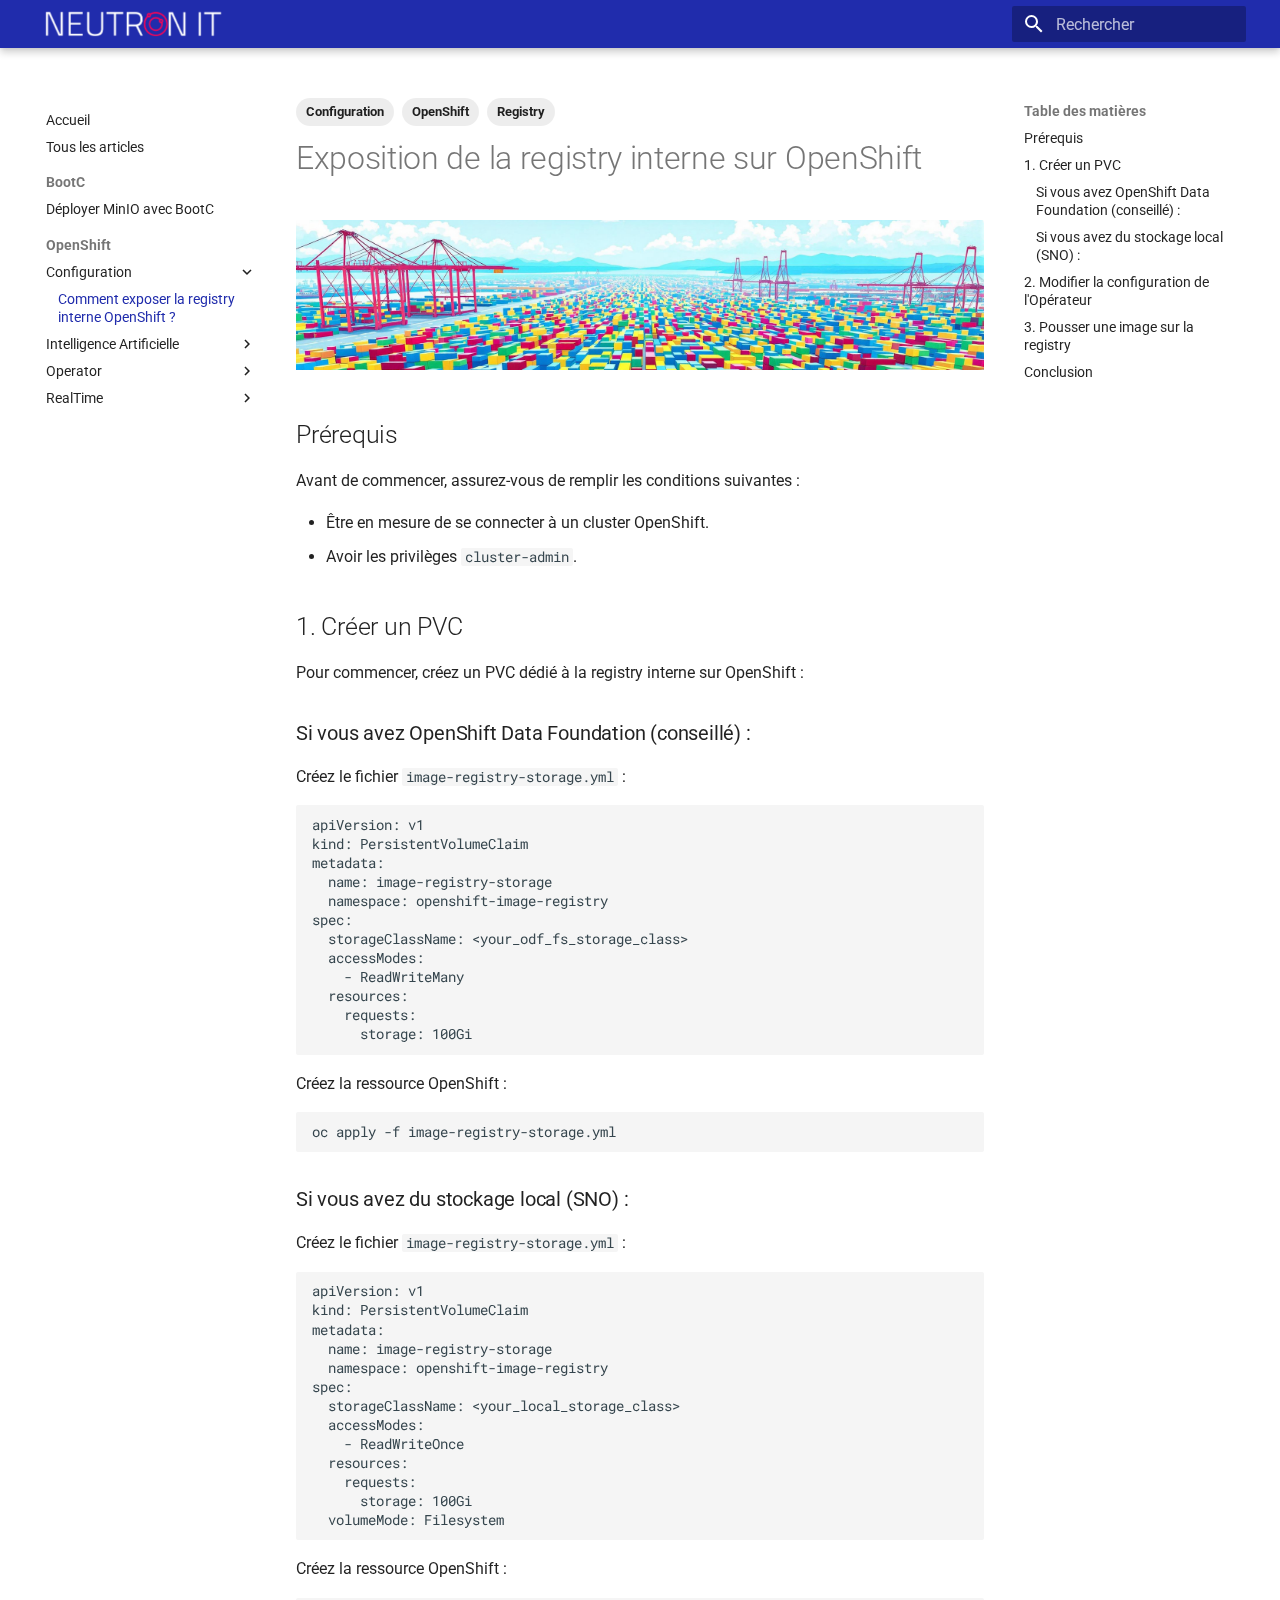
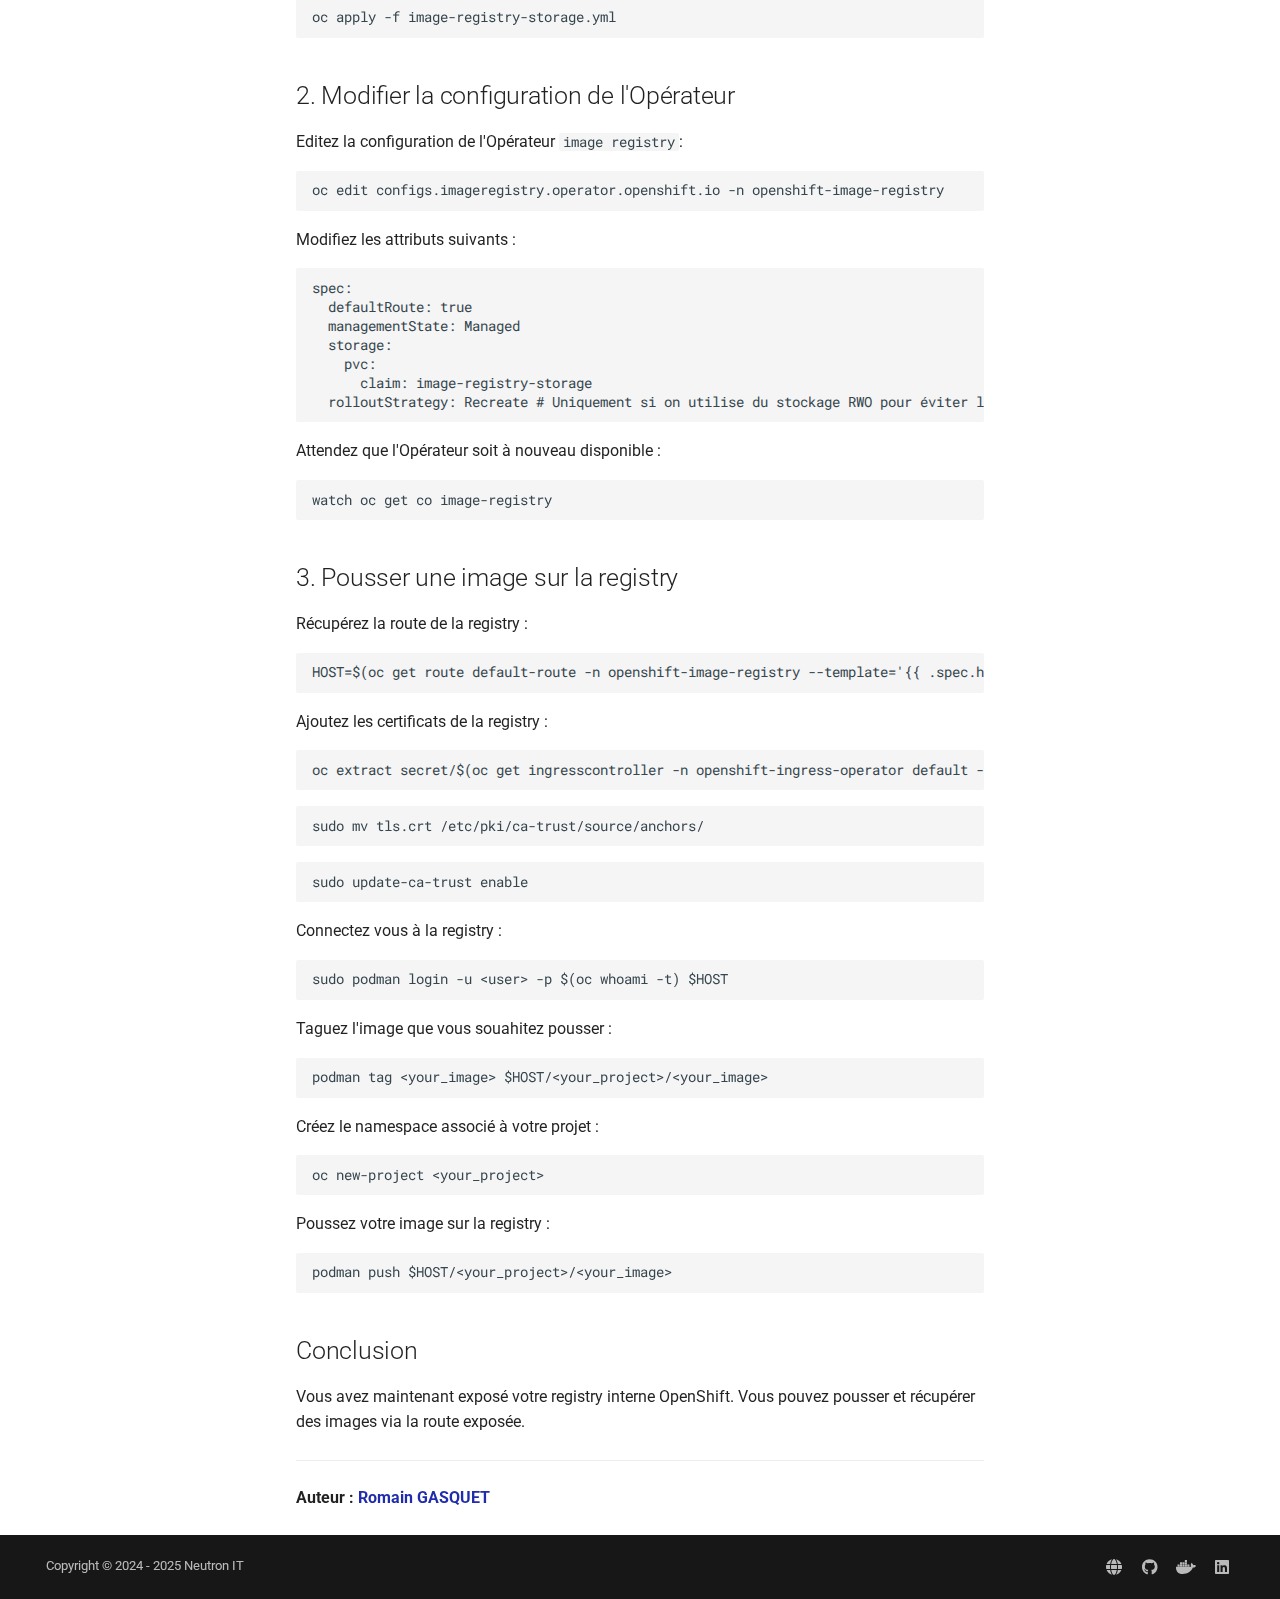
<file: OpenShift/Configuration/openshift-image-registry/index.html>
<!doctype html>
<html lang="fr" class="no-js">
  <head>
    
      <meta charset="utf-8">
      <meta name="viewport" content="width=device-width,initial-scale=1">
      
      
      
        <link rel="canonical" href="https://blog.neutron-it.fr/OpenShift/Configuration/openshift-image-registry/">
      
      
        <link rel="prev" href="../../../BootC/MinIO/">
      
      
        <link rel="next" href="../../Intelligence-Artificielle/DeepSeek/">
      
      
      <link rel="icon" href="../../../assets/favicon.png">
      <meta name="generator" content="mkdocs-1.6.1, mkdocs-material-9.6.9">
    
    
      
        <title>Comment exposer la registry interne OpenShift ? - </title>
      
    
    
      <link rel="stylesheet" href="../../../assets/stylesheets/main.4af4bdda.min.css">
      
        
        <link rel="stylesheet" href="../../../assets/stylesheets/palette.06af60db.min.css">
      
      


    
    
      
    
    
      
        
        
        <link rel="preconnect" href="https://fonts.gstatic.com" crossorigin>
        <link rel="stylesheet" href="https://fonts.googleapis.com/css?family=Roboto:300,300i,400,400i,700,700i%7CRoboto+Mono:400,400i,700,700i&display=fallback">
        <style>:root{--md-text-font:"Roboto";--md-code-font:"Roboto Mono"}</style>
      
    
    
      <link rel="stylesheet" href="../../../stylesheets/extra.css">
    
    <script>__md_scope=new URL("../../..",location),__md_hash=e=>[...e].reduce(((e,_)=>(e<<5)-e+_.charCodeAt(0)),0),__md_get=(e,_=localStorage,t=__md_scope)=>JSON.parse(_.getItem(t.pathname+"."+e)),__md_set=(e,_,t=localStorage,a=__md_scope)=>{try{t.setItem(a.pathname+"."+e,JSON.stringify(_))}catch(e){}}</script>
    
      

    
    
    
  </head>
  
  
    
    
    
    
    
    <body dir="ltr" data-md-color-scheme="neutron-it" data-md-color-primary="indigo" data-md-color-accent="indigo">
  
    
    <input class="md-toggle" data-md-toggle="drawer" type="checkbox" id="__drawer" autocomplete="off">
    <input class="md-toggle" data-md-toggle="search" type="checkbox" id="__search" autocomplete="off">
    <label class="md-overlay" for="__drawer"></label>
    <div data-md-component="skip">
      
        
        <a href="#prerequis" class="md-skip">
          Aller au contenu
        </a>
      
    </div>
    <div data-md-component="announce">
      
    </div>
    
    
      

  

<header class="md-header md-header--shadow" data-md-component="header">
  <nav class="md-header__inner md-grid" aria-label="En-tête">
    <a href="../../.." title="" class="md-header__button md-logo" aria-label="" data-md-component="logo">
      
  <img src="../../../assets/logo.png" alt="logo">

    </a>
    <label class="md-header__button md-icon" for="__drawer">
      
      <svg xmlns="http://www.w3.org/2000/svg" viewBox="0 0 24 24"><path d="M3 6h18v2H3zm0 5h18v2H3zm0 5h18v2H3z"/></svg>
    </label>
    <div class="md-header__title" data-md-component="header-title">
      <div class="md-header__ellipsis">
        <div class="md-header__topic">
          <span class="md-ellipsis">
            
          </span>
        </div>
        <div class="md-header__topic" data-md-component="header-topic">
          <span class="md-ellipsis">
            
              Comment exposer la registry interne OpenShift ?
            
          </span>
        </div>
      </div>
    </div>
    
      
    
    
    
    
      <label class="md-header__button md-icon" for="__search">
        
        <svg xmlns="http://www.w3.org/2000/svg" viewBox="0 0 24 24"><path d="M9.5 3A6.5 6.5 0 0 1 16 9.5c0 1.61-.59 3.09-1.56 4.23l.27.27h.79l5 5-1.5 1.5-5-5v-.79l-.27-.27A6.52 6.52 0 0 1 9.5 16 6.5 6.5 0 0 1 3 9.5 6.5 6.5 0 0 1 9.5 3m0 2C7 5 5 7 5 9.5S7 14 9.5 14 14 12 14 9.5 12 5 9.5 5"/></svg>
      </label>
      <div class="md-search" data-md-component="search" role="dialog">
  <label class="md-search__overlay" for="__search"></label>
  <div class="md-search__inner" role="search">
    <form class="md-search__form" name="search">
      <input type="text" class="md-search__input" name="query" aria-label="Rechercher" placeholder="Rechercher" autocapitalize="off" autocorrect="off" autocomplete="off" spellcheck="false" data-md-component="search-query" required>
      <label class="md-search__icon md-icon" for="__search">
        
        <svg xmlns="http://www.w3.org/2000/svg" viewBox="0 0 24 24"><path d="M9.5 3A6.5 6.5 0 0 1 16 9.5c0 1.61-.59 3.09-1.56 4.23l.27.27h.79l5 5-1.5 1.5-5-5v-.79l-.27-.27A6.52 6.52 0 0 1 9.5 16 6.5 6.5 0 0 1 3 9.5 6.5 6.5 0 0 1 9.5 3m0 2C7 5 5 7 5 9.5S7 14 9.5 14 14 12 14 9.5 12 5 9.5 5"/></svg>
        
        <svg xmlns="http://www.w3.org/2000/svg" viewBox="0 0 24 24"><path d="M20 11v2H8l5.5 5.5-1.42 1.42L4.16 12l7.92-7.92L13.5 5.5 8 11z"/></svg>
      </label>
      <nav class="md-search__options" aria-label="Recherche">
        
          <a href="javascript:void(0)" class="md-search__icon md-icon" title="Partager" aria-label="Partager" data-clipboard data-clipboard-text="" data-md-component="search-share" tabindex="-1">
            
            <svg xmlns="http://www.w3.org/2000/svg" viewBox="0 0 24 24"><path d="M18 16.08c-.76 0-1.44.3-1.96.77L8.91 12.7c.05-.23.09-.46.09-.7s-.04-.47-.09-.7l7.05-4.11c.54.5 1.25.81 2.04.81a3 3 0 0 0 3-3 3 3 0 0 0-3-3 3 3 0 0 0-3 3c0 .24.04.47.09.7L8.04 9.81C7.5 9.31 6.79 9 6 9a3 3 0 0 0-3 3 3 3 0 0 0 3 3c.79 0 1.5-.31 2.04-.81l7.12 4.15c-.05.21-.08.43-.08.66 0 1.61 1.31 2.91 2.92 2.91s2.92-1.3 2.92-2.91A2.92 2.92 0 0 0 18 16.08"/></svg>
          </a>
        
        <button type="reset" class="md-search__icon md-icon" title="Effacer" aria-label="Effacer" tabindex="-1">
          
          <svg xmlns="http://www.w3.org/2000/svg" viewBox="0 0 24 24"><path d="M19 6.41 17.59 5 12 10.59 6.41 5 5 6.41 10.59 12 5 17.59 6.41 19 12 13.41 17.59 19 19 17.59 13.41 12z"/></svg>
        </button>
      </nav>
      
        <div class="md-search__suggest" data-md-component="search-suggest"></div>
      
    </form>
    <div class="md-search__output">
      <div class="md-search__scrollwrap" tabindex="0" data-md-scrollfix>
        <div class="md-search-result" data-md-component="search-result">
          <div class="md-search-result__meta">
            Initialisation de la recherche
          </div>
          <ol class="md-search-result__list" role="presentation"></ol>
        </div>
      </div>
    </div>
  </div>
</div>
    
    
  </nav>
  
</header>
    
    <div class="md-container" data-md-component="container">
      
      
        
          
        
      
      <main class="md-main" data-md-component="main">
        <div class="md-main__inner md-grid">
          
            
              
              <div class="md-sidebar md-sidebar--primary" data-md-component="sidebar" data-md-type="navigation" >
                <div class="md-sidebar__scrollwrap">
                  <div class="md-sidebar__inner">
                    



<nav class="md-nav md-nav--primary" aria-label="Navigation" data-md-level="0">
  <label class="md-nav__title" for="__drawer">
    <a href="../../.." title="" class="md-nav__button md-logo" aria-label="" data-md-component="logo">
      
  <img src="../../../assets/logo.png" alt="logo">

    </a>
    
  </label>
  
  <ul class="md-nav__list" data-md-scrollfix>
    
      
      
  
  
  
  
    <li class="md-nav__item">
      <a href="../../.." class="md-nav__link">
        
  
  <span class="md-ellipsis">
    Accueil
    
  </span>
  

      </a>
    </li>
  

    
      
      
  
  
  
  
    <li class="md-nav__item">
      <a href="../../../tags/" class="md-nav__link">
        
  
  <span class="md-ellipsis">
    Tous les articles
    
  </span>
  

      </a>
    </li>
  

    
      
      
  
  
  
  
    
    
      
        
      
    
    
      
        
        
      
    
    
    <li class="md-nav__item md-nav__item--section md-nav__item--nested">
      
        
        
        <input class="md-nav__toggle md-toggle " type="checkbox" id="__nav_3" >
        
          
          <label class="md-nav__link" for="__nav_3" id="__nav_3_label" tabindex="">
            
  
  <span class="md-ellipsis">
    BootC
    
  </span>
  

            <span class="md-nav__icon md-icon"></span>
          </label>
        
        <nav class="md-nav" data-md-level="1" aria-labelledby="__nav_3_label" aria-expanded="false">
          <label class="md-nav__title" for="__nav_3">
            <span class="md-nav__icon md-icon"></span>
            BootC
          </label>
          <ul class="md-nav__list" data-md-scrollfix>
            
              
                
  
  
  
  
    <li class="md-nav__item">
      <a href="../../../BootC/MinIO/" class="md-nav__link">
        
  
  <span class="md-ellipsis">
    Déployer MinIO avec BootC
    
  </span>
  

      </a>
    </li>
  

              
            
          </ul>
        </nav>
      
    </li>
  

    
      
      
  
  
    
  
  
  
    
    
      
        
      
        
      
        
      
        
      
    
    
      
        
        
      
    
    
    <li class="md-nav__item md-nav__item--active md-nav__item--section md-nav__item--nested">
      
        
        
        <input class="md-nav__toggle md-toggle " type="checkbox" id="__nav_4" checked>
        
          
          <label class="md-nav__link" for="__nav_4" id="__nav_4_label" tabindex="">
            
  
  <span class="md-ellipsis">
    OpenShift
    
  </span>
  

            <span class="md-nav__icon md-icon"></span>
          </label>
        
        <nav class="md-nav" data-md-level="1" aria-labelledby="__nav_4_label" aria-expanded="true">
          <label class="md-nav__title" for="__nav_4">
            <span class="md-nav__icon md-icon"></span>
            OpenShift
          </label>
          <ul class="md-nav__list" data-md-scrollfix>
            
              
                
  
  
    
  
  
  
    
    
      
        
      
    
    
      
    
    
    <li class="md-nav__item md-nav__item--active md-nav__item--nested">
      
        
        
        <input class="md-nav__toggle md-toggle " type="checkbox" id="__nav_4_1" checked>
        
          
          <label class="md-nav__link" for="__nav_4_1" id="__nav_4_1_label" tabindex="0">
            
  
  <span class="md-ellipsis">
    Configuration
    
  </span>
  

            <span class="md-nav__icon md-icon"></span>
          </label>
        
        <nav class="md-nav" data-md-level="2" aria-labelledby="__nav_4_1_label" aria-expanded="true">
          <label class="md-nav__title" for="__nav_4_1">
            <span class="md-nav__icon md-icon"></span>
            Configuration
          </label>
          <ul class="md-nav__list" data-md-scrollfix>
            
              
                
  
  
    
  
  
  
    <li class="md-nav__item md-nav__item--active">
      
      <input class="md-nav__toggle md-toggle" type="checkbox" id="__toc">
      
      
      
        <label class="md-nav__link md-nav__link--active" for="__toc">
          
  
  <span class="md-ellipsis">
    Comment exposer la registry interne OpenShift ?
    
  </span>
  

          <span class="md-nav__icon md-icon"></span>
        </label>
      
      <a href="./" class="md-nav__link md-nav__link--active">
        
  
  <span class="md-ellipsis">
    Comment exposer la registry interne OpenShift ?
    
  </span>
  

      </a>
      
        

<nav class="md-nav md-nav--secondary" aria-label="Table des matières">
  
  
  
  
    <label class="md-nav__title" for="__toc">
      <span class="md-nav__icon md-icon"></span>
      Table des matières
    </label>
    <ul class="md-nav__list" data-md-component="toc" data-md-scrollfix>
      
        <li class="md-nav__item">
  <a href="#prerequis" class="md-nav__link">
    <span class="md-ellipsis">
      Prérequis
    </span>
  </a>
  
</li>
      
        <li class="md-nav__item">
  <a href="#1-creer-un-pvc" class="md-nav__link">
    <span class="md-ellipsis">
      1. Créer un PVC
    </span>
  </a>
  
    <nav class="md-nav" aria-label="1. Créer un PVC">
      <ul class="md-nav__list">
        
          <li class="md-nav__item">
  <a href="#si-vous-avez-openshift-data-foundation-conseille" class="md-nav__link">
    <span class="md-ellipsis">
      Si vous avez OpenShift Data Foundation (conseillé) :
    </span>
  </a>
  
</li>
        
          <li class="md-nav__item">
  <a href="#si-vous-avez-du-stockage-local-sno" class="md-nav__link">
    <span class="md-ellipsis">
      Si vous avez du stockage local (SNO) :
    </span>
  </a>
  
</li>
        
      </ul>
    </nav>
  
</li>
      
        <li class="md-nav__item">
  <a href="#2-modifier-la-configuration-de-loperateur" class="md-nav__link">
    <span class="md-ellipsis">
      2. Modifier la configuration de l'Opérateur
    </span>
  </a>
  
</li>
      
        <li class="md-nav__item">
  <a href="#3-pousser-une-image-sur-la-registry" class="md-nav__link">
    <span class="md-ellipsis">
      3. Pousser une image sur la registry
    </span>
  </a>
  
</li>
      
        <li class="md-nav__item">
  <a href="#conclusion" class="md-nav__link">
    <span class="md-ellipsis">
      Conclusion
    </span>
  </a>
  
</li>
      
    </ul>
  
</nav>
      
    </li>
  

              
            
          </ul>
        </nav>
      
    </li>
  

              
            
              
                
  
  
  
  
    
    
      
        
      
        
      
    
    
      
    
    
    <li class="md-nav__item md-nav__item--nested">
      
        
        
        <input class="md-nav__toggle md-toggle " type="checkbox" id="__nav_4_2" >
        
          
          <label class="md-nav__link" for="__nav_4_2" id="__nav_4_2_label" tabindex="0">
            
  
  <span class="md-ellipsis">
    Intelligence Artificielle
    
  </span>
  

            <span class="md-nav__icon md-icon"></span>
          </label>
        
        <nav class="md-nav" data-md-level="2" aria-labelledby="__nav_4_2_label" aria-expanded="false">
          <label class="md-nav__title" for="__nav_4_2">
            <span class="md-nav__icon md-icon"></span>
            Intelligence Artificielle
          </label>
          <ul class="md-nav__list" data-md-scrollfix>
            
              
                
  
  
  
  
    <li class="md-nav__item">
      <a href="../../Intelligence-Artificielle/DeepSeek/" class="md-nav__link">
        
  
  <span class="md-ellipsis">
    Déploiement de DeepSeek sur OpenShift
    
  </span>
  

      </a>
    </li>
  

              
            
              
                
  
  
  
  
    <li class="md-nav__item">
      <a href="../../Intelligence-Artificielle/SharedGPU/" class="md-nav__link">
        
  
  <span class="md-ellipsis">
    Configuration de GPU sur OpenShift
    
  </span>
  

      </a>
    </li>
  

              
            
          </ul>
        </nav>
      
    </li>
  

              
            
              
                
  
  
  
  
    
    
      
        
      
    
    
      
    
    
    <li class="md-nav__item md-nav__item--nested">
      
        
        
        <input class="md-nav__toggle md-toggle " type="checkbox" id="__nav_4_3" >
        
          
          <label class="md-nav__link" for="__nav_4_3" id="__nav_4_3_label" tabindex="0">
            
  
  <span class="md-ellipsis">
    Operator
    
  </span>
  

            <span class="md-nav__icon md-icon"></span>
          </label>
        
        <nav class="md-nav" data-md-level="2" aria-labelledby="__nav_4_3_label" aria-expanded="false">
          <label class="md-nav__title" for="__nav_4_3">
            <span class="md-nav__icon md-icon"></span>
            Operator
          </label>
          <ul class="md-nav__list" data-md-scrollfix>
            
              
                
  
  
  
  
    <li class="md-nav__item">
      <a href="../../Operator/Vaultwarden/" class="md-nav__link">
        
  
  <span class="md-ellipsis">
    Création d'un Operator sur OpenShift avec Vaultwarden
    
  </span>
  

      </a>
    </li>
  

              
            
          </ul>
        </nav>
      
    </li>
  

              
            
              
                
  
  
  
  
    
    
      
        
      
    
    
      
    
    
    <li class="md-nav__item md-nav__item--nested">
      
        
        
        <input class="md-nav__toggle md-toggle " type="checkbox" id="__nav_4_4" >
        
          
          <label class="md-nav__link" for="__nav_4_4" id="__nav_4_4_label" tabindex="0">
            
  
  <span class="md-ellipsis">
    RealTime
    
  </span>
  

            <span class="md-nav__icon md-icon"></span>
          </label>
        
        <nav class="md-nav" data-md-level="2" aria-labelledby="__nav_4_4_label" aria-expanded="false">
          <label class="md-nav__title" for="__nav_4_4">
            <span class="md-nav__icon md-icon"></span>
            RealTime
          </label>
          <ul class="md-nav__list" data-md-scrollfix>
            
              
                
  
  
  
  
    <li class="md-nav__item">
      <a href="../../RealTime/RealTime/" class="md-nav__link">
        
  
  <span class="md-ellipsis">
    Utiliser les capacités temps réel d'OpenShift
    
  </span>
  

      </a>
    </li>
  

              
            
          </ul>
        </nav>
      
    </li>
  

              
            
          </ul>
        </nav>
      
    </li>
  

    
  </ul>
</nav>
                  </div>
                </div>
              </div>
            
            
              
              <div class="md-sidebar md-sidebar--secondary" data-md-component="sidebar" data-md-type="toc" >
                <div class="md-sidebar__scrollwrap">
                  <div class="md-sidebar__inner">
                    

<nav class="md-nav md-nav--secondary" aria-label="Table des matières">
  
  
  
  
    <label class="md-nav__title" for="__toc">
      <span class="md-nav__icon md-icon"></span>
      Table des matières
    </label>
    <ul class="md-nav__list" data-md-component="toc" data-md-scrollfix>
      
        <li class="md-nav__item">
  <a href="#prerequis" class="md-nav__link">
    <span class="md-ellipsis">
      Prérequis
    </span>
  </a>
  
</li>
      
        <li class="md-nav__item">
  <a href="#1-creer-un-pvc" class="md-nav__link">
    <span class="md-ellipsis">
      1. Créer un PVC
    </span>
  </a>
  
    <nav class="md-nav" aria-label="1. Créer un PVC">
      <ul class="md-nav__list">
        
          <li class="md-nav__item">
  <a href="#si-vous-avez-openshift-data-foundation-conseille" class="md-nav__link">
    <span class="md-ellipsis">
      Si vous avez OpenShift Data Foundation (conseillé) :
    </span>
  </a>
  
</li>
        
          <li class="md-nav__item">
  <a href="#si-vous-avez-du-stockage-local-sno" class="md-nav__link">
    <span class="md-ellipsis">
      Si vous avez du stockage local (SNO) :
    </span>
  </a>
  
</li>
        
      </ul>
    </nav>
  
</li>
      
        <li class="md-nav__item">
  <a href="#2-modifier-la-configuration-de-loperateur" class="md-nav__link">
    <span class="md-ellipsis">
      2. Modifier la configuration de l'Opérateur
    </span>
  </a>
  
</li>
      
        <li class="md-nav__item">
  <a href="#3-pousser-une-image-sur-la-registry" class="md-nav__link">
    <span class="md-ellipsis">
      3. Pousser une image sur la registry
    </span>
  </a>
  
</li>
      
        <li class="md-nav__item">
  <a href="#conclusion" class="md-nav__link">
    <span class="md-ellipsis">
      Conclusion
    </span>
  </a>
  
</li>
      
    </ul>
  
</nav>
                  </div>
                </div>
              </div>
            
          
          
            <div class="md-content" data-md-component="content">
              <article class="md-content__inner md-typeset">
                
                  

  <nav class="md-tags" >
    
      
      
      
        <a href="../../../tags/#tag:configuration" class="md-tag">Configuration</a>
      
    
      
      
      
        <a href="../../../tags/#tag:openshift" class="md-tag">OpenShift</a>
      
    
      
      
      
        <a href="../../../tags/#tag:registry" class="md-tag">Registry</a>
      
    
  </nav>



<h1 id="exposition-de-la-registry-interne-sur-openshift">Exposition de la registry interne sur OpenShift</h1>
<p><img alt="Registry" src="../img/registry.png" /></p>
<h2 id="prerequis">Prérequis</h2>
<p>Avant de commencer, assurez-vous de remplir les conditions suivantes :</p>
<ul>
<li>Être en mesure de se connecter à un cluster OpenShift.</li>
<li>Avoir les privilèges <code>cluster-admin</code>.</li>
</ul>
<h2 id="1-creer-un-pvc">1. Créer un PVC</h2>
<p>Pour commencer, créez un PVC dédié à la registry interne sur OpenShift :</p>
<h3 id="si-vous-avez-openshift-data-foundation-conseille">Si vous avez OpenShift Data Foundation (conseillé) :</h3>
<p>Créez le fichier <code>image-registry-storage.yml</code> :</p>
<pre><code class="language-yaml">apiVersion: v1
kind: PersistentVolumeClaim
metadata:
  name: image-registry-storage
  namespace: openshift-image-registry
spec:
  storageClassName: &lt;your_odf_fs_storage_class&gt;
  accessModes:
    - ReadWriteMany
  resources:
    requests:
      storage: 100Gi
</code></pre>
<p>Créez la ressource OpenShift :</p>
<pre><code class="language-sh">oc apply -f image-registry-storage.yml
</code></pre>
<h3 id="si-vous-avez-du-stockage-local-sno">Si vous avez du stockage local (SNO) :</h3>
<p>Créez le fichier <code>image-registry-storage.yml</code> :</p>
<pre><code class="language-yaml">apiVersion: v1
kind: PersistentVolumeClaim
metadata:
  name: image-registry-storage
  namespace: openshift-image-registry
spec:
  storageClassName: &lt;your_local_storage_class&gt;
  accessModes:
    - ReadWriteOnce
  resources:
    requests:
      storage: 100Gi
  volumeMode: Filesystem
</code></pre>
<p>Créez la ressource OpenShift :</p>
<pre><code class="language-sh">oc apply -f image-registry-storage.yml
</code></pre>
<h2 id="2-modifier-la-configuration-de-loperateur">2. Modifier la configuration de l'Opérateur</h2>
<p>Editez la configuration de l'Opérateur <code>image registry</code>:</p>
<pre><code class="language-sh">oc edit configs.imageregistry.operator.openshift.io -n openshift-image-registry
</code></pre>
<p>Modifiez les attributs suivants : </p>
<pre><code class="language-yaml">spec:
  defaultRoute: true
  managementState: Managed
  storage:
    pvc:
      claim: image-registry-storage
  rolloutStrategy: Recreate # Uniquement si on utilise du stockage RWO pour éviter les problèmes de montage
</code></pre>
<p>Attendez que l'Opérateur soit à nouveau disponible :</p>
<pre><code class="language-sh">watch oc get co image-registry
</code></pre>
<h2 id="3-pousser-une-image-sur-la-registry">3. Pousser une image sur la registry</h2>
<p>Récupérez la route de la registry :</p>
<pre><code class="language-sh">HOST=$(oc get route default-route -n openshift-image-registry --template='{{ .spec.host }}')
</code></pre>
<p>Ajoutez les certificats de la registry :</p>
<pre><code class="language-sh">oc extract secret/$(oc get ingresscontroller -n openshift-ingress-operator default -o json | jq '.spec.defaultCertificate.name // &quot;router-certs-default&quot;' -r) -n openshift-ingress --confirm
</code></pre>
<pre><code class="language-sh">sudo mv tls.crt /etc/pki/ca-trust/source/anchors/
</code></pre>
<pre><code class="language-sh">sudo update-ca-trust enable
</code></pre>
<p>Connectez vous à la registry :</p>
<pre><code class="language-sh">sudo podman login -u &lt;user&gt; -p $(oc whoami -t) $HOST
</code></pre>
<p>Taguez l'image que vous souahitez pousser : </p>
<pre><code class="language-sh">podman tag &lt;your_image&gt; $HOST/&lt;your_project&gt;/&lt;your_image&gt;
</code></pre>
<p>Créez le namespace associé à votre projet :</p>
<pre><code class="language-sh">oc new-project &lt;your_project&gt;
</code></pre>
<p>Poussez votre image sur la registry :</p>
<pre><code class="language-sh">podman push $HOST/&lt;your_project&gt;/&lt;your_image&gt;
</code></pre>
<h2 id="conclusion">Conclusion</h2>
<p>Vous avez maintenant exposé votre registry interne OpenShift. Vous pouvez pousser et récupérer des images via la route exposée.</p>
<hr />
<p><strong>Auteur : <a href="https://www.linkedin.com/in/romain-gasquet/">Romain GASQUET</a></strong></p>







  
  






                
              </article>
            </div>
          
          
<script>var target=document.getElementById(location.hash.slice(1));target&&target.name&&(target.checked=target.name.startsWith("__tabbed_"))</script>
        </div>
        
          <button type="button" class="md-top md-icon" data-md-component="top" hidden>
  
  <svg xmlns="http://www.w3.org/2000/svg" viewBox="0 0 24 24"><path d="M13 20h-2V8l-5.5 5.5-1.42-1.42L12 4.16l7.92 7.92-1.42 1.42L13 8z"/></svg>
  Retour en haut de la page
</button>
        
      </main>
      
        <footer class="md-footer">
  
  <div class="md-footer-meta md-typeset">
    <div class="md-footer-meta__inner md-grid">
      <div class="md-copyright">
  
    <div class="md-copyright__highlight">
      Copyright &copy; 2024 - 2025 Neutron IT
    </div>
  
  
</div>
      
        <div class="md-social">
  
    
    
    
    
      
      
    
    <a href="https://neutron-it.fr" target="_blank" rel="noopener" title="neutron-it.fr" class="md-social__link">
      <svg xmlns="http://www.w3.org/2000/svg" viewBox="0 0 512 512"><!--! Font Awesome Free 6.7.2 by @fontawesome - https://fontawesome.com License - https://fontawesome.com/license/free (Icons: CC BY 4.0, Fonts: SIL OFL 1.1, Code: MIT License) Copyright 2024 Fonticons, Inc.--><path d="M352 256c0 22.2-1.2 43.6-3.3 64H163.4c-2.2-20.4-3.3-41.8-3.3-64s1.2-43.6 3.3-64h185.3c2.2 20.4 3.3 41.8 3.3 64m28.8-64h123.1c5.3 20.5 8.1 41.9 8.1 64s-2.8 43.5-8.1 64H380.8c2.1-20.6 3.2-42 3.2-64s-1.1-43.4-3.2-64m112.6-32H376.7c-10-63.9-29.8-117.4-55.3-151.6 78.3 20.7 142 77.5 171.9 151.6zm-149.1 0H167.7c6.1-36.4 15.5-68.6 27-94.7 10.5-23.6 22.2-40.7 33.5-51.5C239.4 3.2 248.7 0 256 0s16.6 3.2 27.8 13.8c11.3 10.8 23 27.9 33.5 51.5 11.6 26 20.9 58.2 27 94.7m-209 0H18.6c30-74.1 93.6-130.9 172-151.6-25.5 34.2-45.3 87.7-55.3 151.6M8.1 192h123.1c-2.1 20.6-3.2 42-3.2 64s1.1 43.4 3.2 64H8.1C2.8 299.5 0 278.1 0 256s2.8-43.5 8.1-64m186.6 254.6c-11.6-26-20.9-58.2-27-94.6h176.6c-6.1 36.4-15.5 68.6-27 94.6-10.5 23.6-22.2 40.7-33.5 51.5-11.2 10.7-20.5 13.9-27.8 13.9s-16.6-3.2-27.8-13.8c-11.3-10.8-23-27.9-33.5-51.5zM135.3 352c10 63.9 29.8 117.4 55.3 151.6-78.4-20.7-142-77.5-172-151.6zm358.1 0c-30 74.1-93.6 130.9-171.9 151.6 25.5-34.2 45.2-87.7 55.3-151.6h116.7z"/></svg>
    </a>
  
    
    
    
    
      
      
    
    <a href="https://github.com/neutron-IT-organization" target="_blank" rel="noopener" title="github.com" class="md-social__link">
      <svg xmlns="http://www.w3.org/2000/svg" viewBox="0 0 496 512"><!--! Font Awesome Free 6.7.2 by @fontawesome - https://fontawesome.com License - https://fontawesome.com/license/free (Icons: CC BY 4.0, Fonts: SIL OFL 1.1, Code: MIT License) Copyright 2024 Fonticons, Inc.--><path d="M165.9 397.4c0 2-2.3 3.6-5.2 3.6-3.3.3-5.6-1.3-5.6-3.6 0-2 2.3-3.6 5.2-3.6 3-.3 5.6 1.3 5.6 3.6m-31.1-4.5c-.7 2 1.3 4.3 4.3 4.9 2.6 1 5.6 0 6.2-2s-1.3-4.3-4.3-5.2c-2.6-.7-5.5.3-6.2 2.3m44.2-1.7c-2.9.7-4.9 2.6-4.6 4.9.3 2 2.9 3.3 5.9 2.6 2.9-.7 4.9-2.6 4.6-4.6-.3-1.9-3-3.2-5.9-2.9M244.8 8C106.1 8 0 113.3 0 252c0 110.9 69.8 205.8 169.5 239.2 12.8 2.3 17.3-5.6 17.3-12.1 0-6.2-.3-40.4-.3-61.4 0 0-70 15-84.7-29.8 0 0-11.4-29.1-27.8-36.6 0 0-22.9-15.7 1.6-15.4 0 0 24.9 2 38.6 25.8 21.9 38.6 58.6 27.5 72.9 20.9 2.3-16 8.8-27.1 16-33.7-55.9-6.2-112.3-14.3-112.3-110.5 0-27.5 7.6-41.3 23.6-58.9-2.6-6.5-11.1-33.3 2.6-67.9 20.9-6.5 69 27 69 27 20-5.6 41.5-8.5 62.8-8.5s42.8 2.9 62.8 8.5c0 0 48.1-33.6 69-27 13.7 34.7 5.2 61.4 2.6 67.9 16 17.7 25.8 31.5 25.8 58.9 0 96.5-58.9 104.2-114.8 110.5 9.2 7.9 17 22.9 17 46.4 0 33.7-.3 75.4-.3 83.6 0 6.5 4.6 14.4 17.3 12.1C428.2 457.8 496 362.9 496 252 496 113.3 383.5 8 244.8 8M97.2 352.9c-1.3 1-1 3.3.7 5.2 1.6 1.6 3.9 2.3 5.2 1 1.3-1 1-3.3-.7-5.2-1.6-1.6-3.9-2.3-5.2-1m-10.8-8.1c-.7 1.3.3 2.9 2.3 3.9 1.6 1 3.6.7 4.3-.7.7-1.3-.3-2.9-2.3-3.9-2-.6-3.6-.3-4.3.7m32.4 35.6c-1.6 1.3-1 4.3 1.3 6.2 2.3 2.3 5.2 2.6 6.5 1 1.3-1.3.7-4.3-1.3-6.2-2.2-2.3-5.2-2.6-6.5-1m-11.4-14.7c-1.6 1-1.6 3.6 0 5.9s4.3 3.3 5.6 2.3c1.6-1.3 1.6-3.9 0-6.2-1.4-2.3-4-3.3-5.6-2"/></svg>
    </a>
  
    
    
    
    
      
      
    
    <a href="https://quay.io/neutron-it" target="_blank" rel="noopener" title="quay.io" class="md-social__link">
      <svg xmlns="http://www.w3.org/2000/svg" viewBox="0 0 640 512"><!--! Font Awesome Free 6.7.2 by @fontawesome - https://fontawesome.com License - https://fontawesome.com/license/free (Icons: CC BY 4.0, Fonts: SIL OFL 1.1, Code: MIT License) Copyright 2024 Fonticons, Inc.--><path d="M349.9 236.3h-66.1v-59.4h66.1zm0-204.3h-66.1v60.7h66.1zm78.2 144.8H362v59.4h66.1zm-156.3-72.1h-66.1v60.1h66.1zm78.1 0h-66.1v60.1h66.1zm276.8 100c-14.4-9.7-47.6-13.2-73.1-8.4-3.3-24-16.7-44.9-41.1-63.7l-14-9.3-9.3 14c-18.4 27.8-23.4 73.6-3.7 103.8-8.7 4.7-25.8 11.1-48.4 10.7H2.4c-8.7 50.8 5.8 116.8 44 162.1 37.1 43.9 92.7 66.2 165.4 66.2 157.4 0 273.9-72.5 328.4-204.2 21.4.4 67.6.1 91.3-45.2 1.5-2.5 6.6-13.2 8.5-17.1zm-511.1-27.9h-66v59.4h66.1v-59.4zm78.1 0h-66.1v59.4h66.1zm78.1 0h-66.1v59.4h66.1zm-78.1-72.1h-66.1v60.1h66.1z"/></svg>
    </a>
  
    
    
    
    
      
      
    
    <a href="https://www.linkedin.com/company/neutron-it" target="_blank" rel="noopener" title="www.linkedin.com" class="md-social__link">
      <svg xmlns="http://www.w3.org/2000/svg" viewBox="0 0 448 512"><!--! Font Awesome Free 6.7.2 by @fontawesome - https://fontawesome.com License - https://fontawesome.com/license/free (Icons: CC BY 4.0, Fonts: SIL OFL 1.1, Code: MIT License) Copyright 2024 Fonticons, Inc.--><path d="M416 32H31.9C14.3 32 0 46.5 0 64.3v383.4C0 465.5 14.3 480 31.9 480H416c17.6 0 32-14.5 32-32.3V64.3c0-17.8-14.4-32.3-32-32.3M135.4 416H69V202.2h66.5V416zm-33.2-243c-21.3 0-38.5-17.3-38.5-38.5S80.9 96 102.2 96c21.2 0 38.5 17.3 38.5 38.5 0 21.3-17.2 38.5-38.5 38.5m282.1 243h-66.4V312c0-24.8-.5-56.7-34.5-56.7-34.6 0-39.9 27-39.9 54.9V416h-66.4V202.2h63.7v29.2h.9c8.9-16.8 30.6-34.5 62.9-34.5 67.2 0 79.7 44.3 79.7 101.9z"/></svg>
    </a>
  
</div>
      
    </div>
  </div>
</footer>
      
    </div>
    <div class="md-dialog" data-md-component="dialog">
      <div class="md-dialog__inner md-typeset"></div>
    </div>
    
    
    <script id="__config" type="application/json">{"base": "../../..", "features": ["navigation.indexes", "navigation.sections", "navigation.top", "search.suggest", "search.highlight", "search.share", "toc.follow"], "search": "../../../assets/javascripts/workers/search.f8cc74c7.min.js", "translations": {"clipboard.copied": "Copi\u00e9 dans le presse-papier", "clipboard.copy": "Copier dans le presse-papier", "search.result.more.one": "1 de plus sur cette page", "search.result.more.other": "# de plus sur cette page", "search.result.none": "Aucun document trouv\u00e9", "search.result.one": "1 document trouv\u00e9", "search.result.other": "# documents trouv\u00e9s", "search.result.placeholder": "Taper pour d\u00e9marrer la recherche", "search.result.term.missing": "Non trouv\u00e9", "select.version": "S\u00e9lectionner la version"}}</script>
    
    
      <script src="../../../assets/javascripts/bundle.c8b220af.min.js"></script>
      
    
  </body>
</html>
</file>
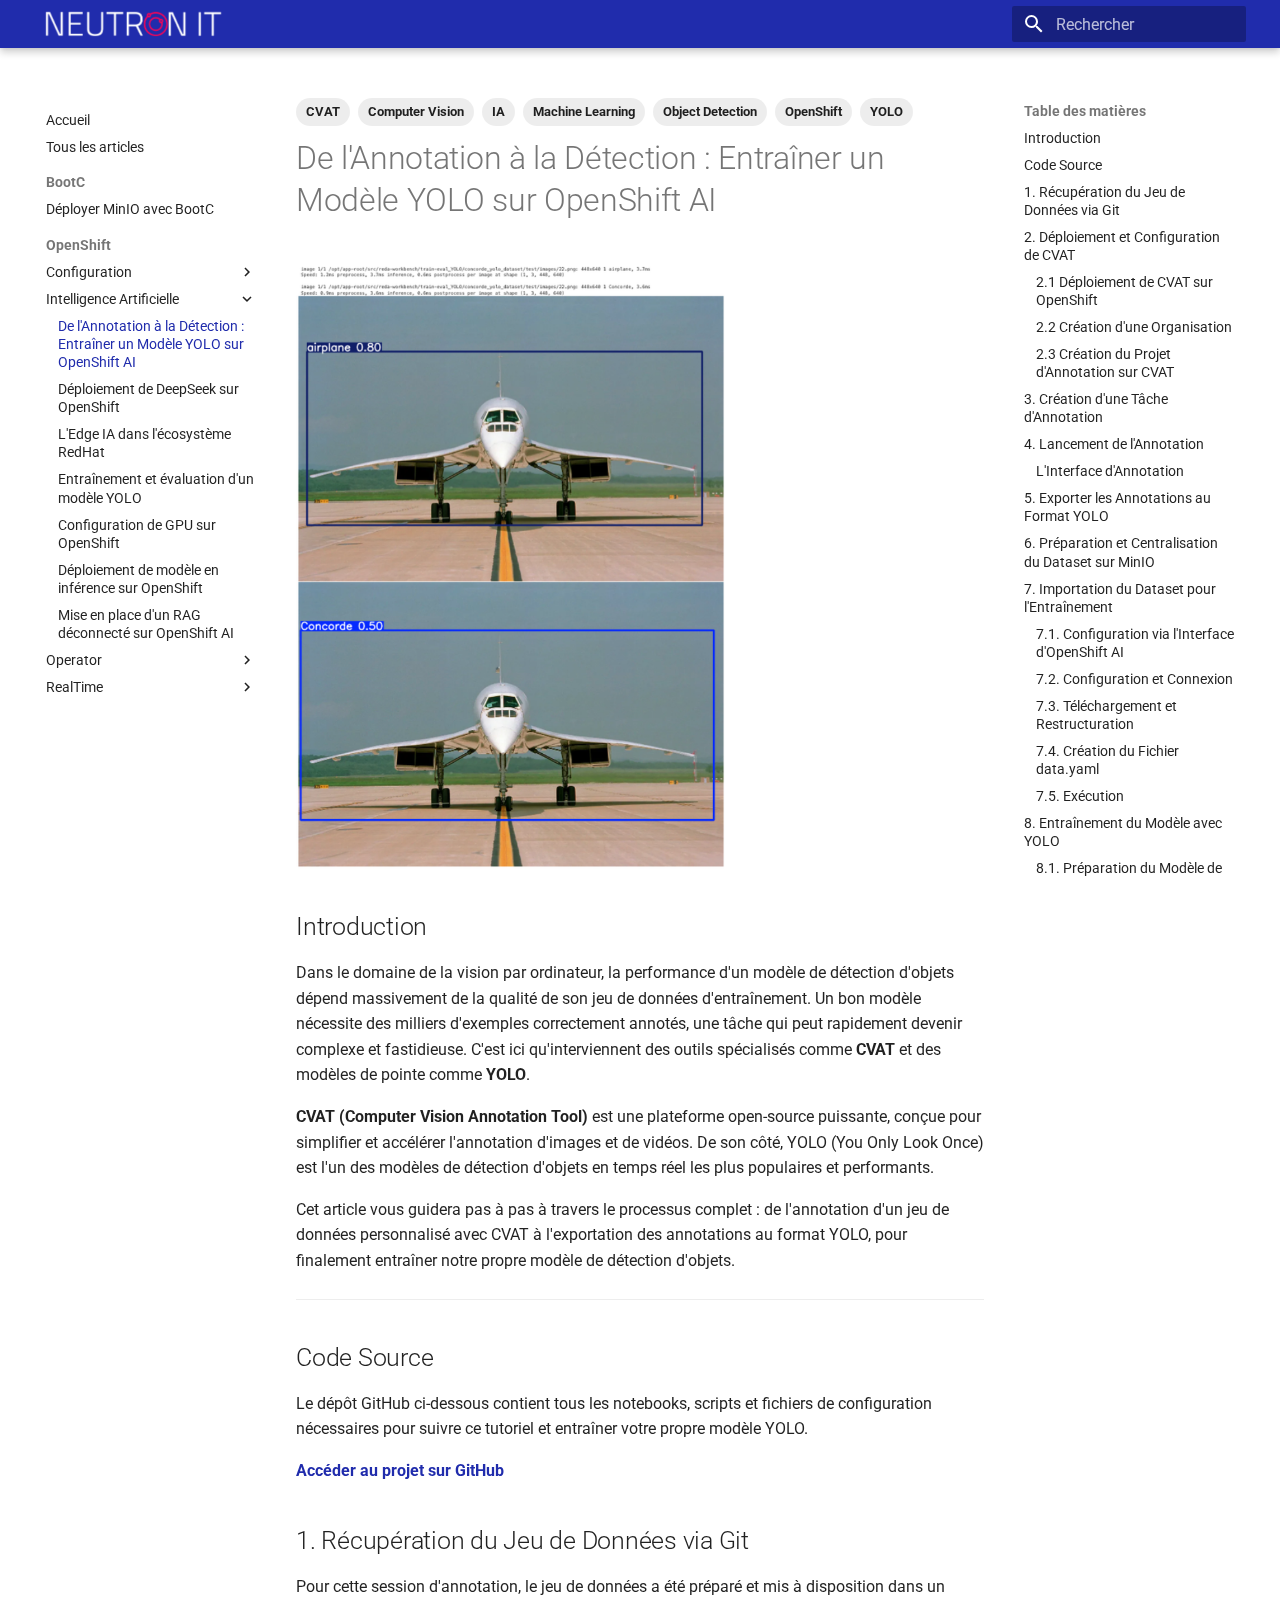
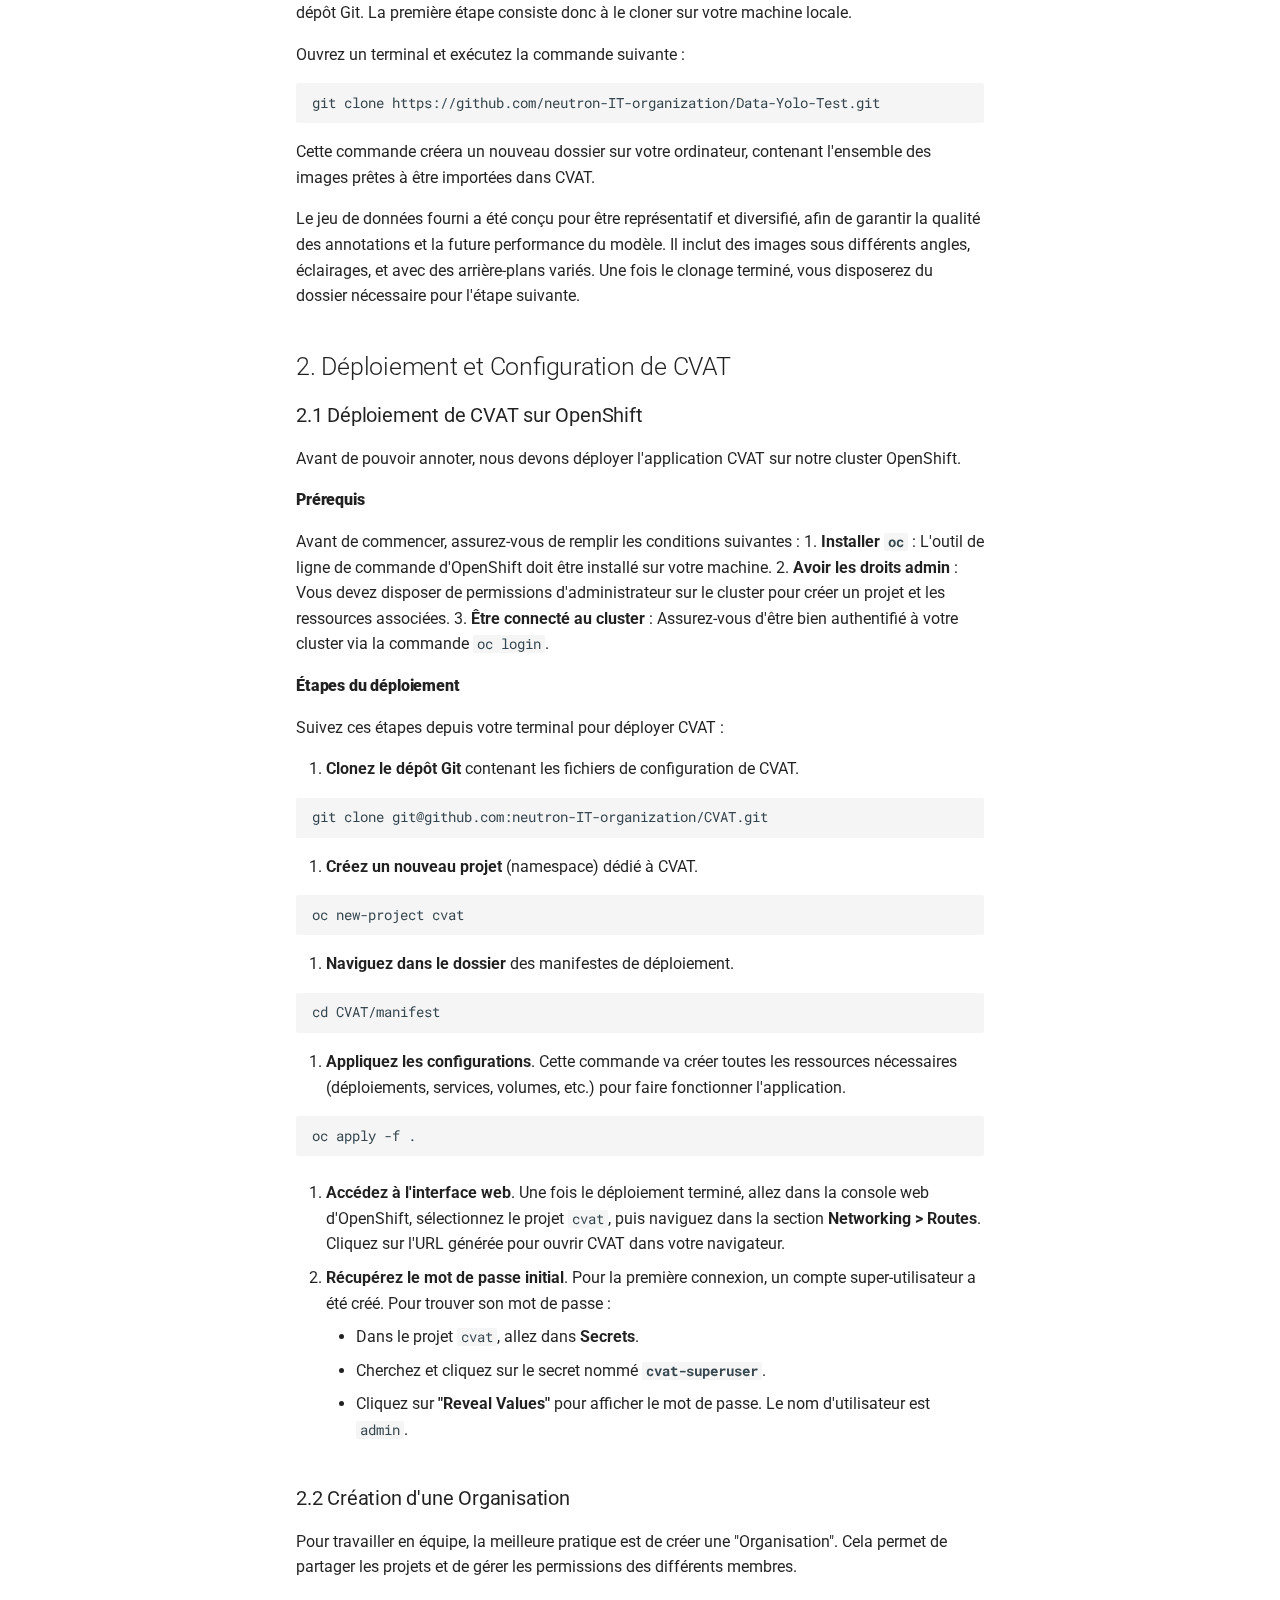
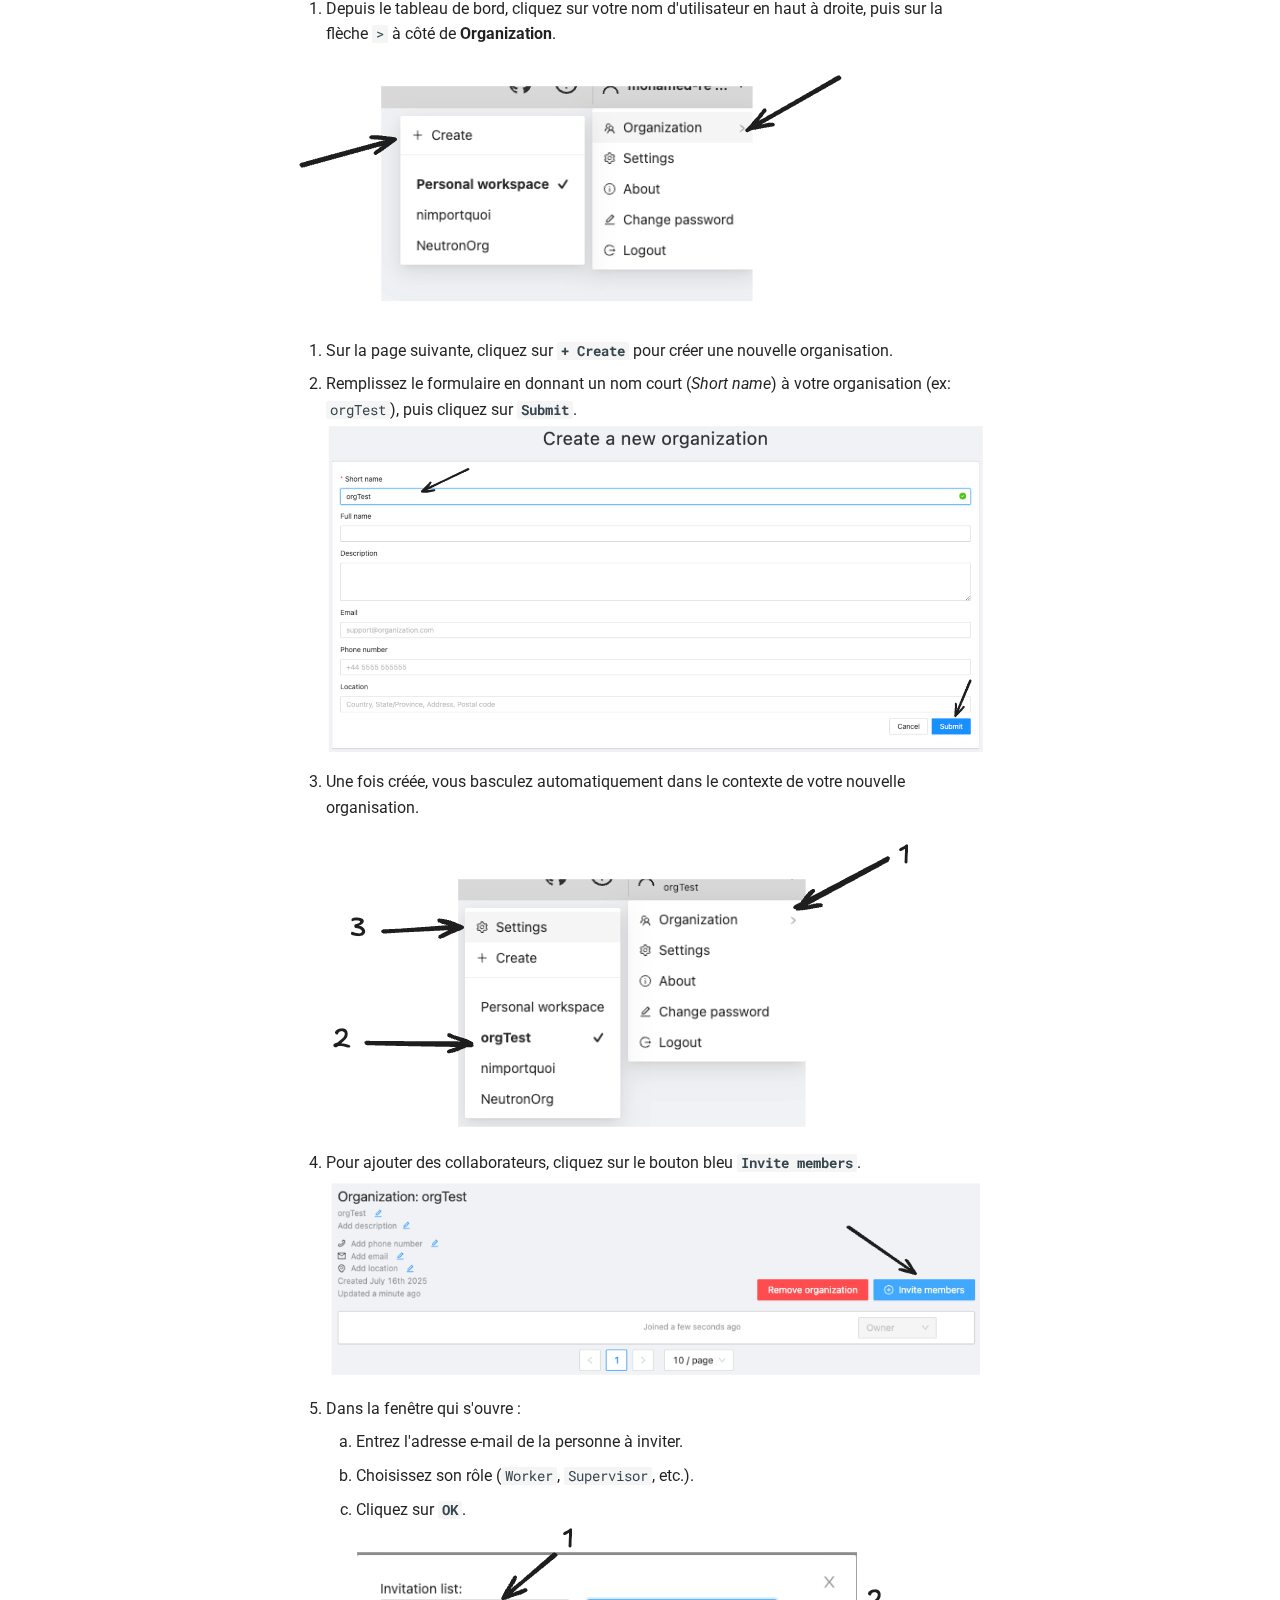
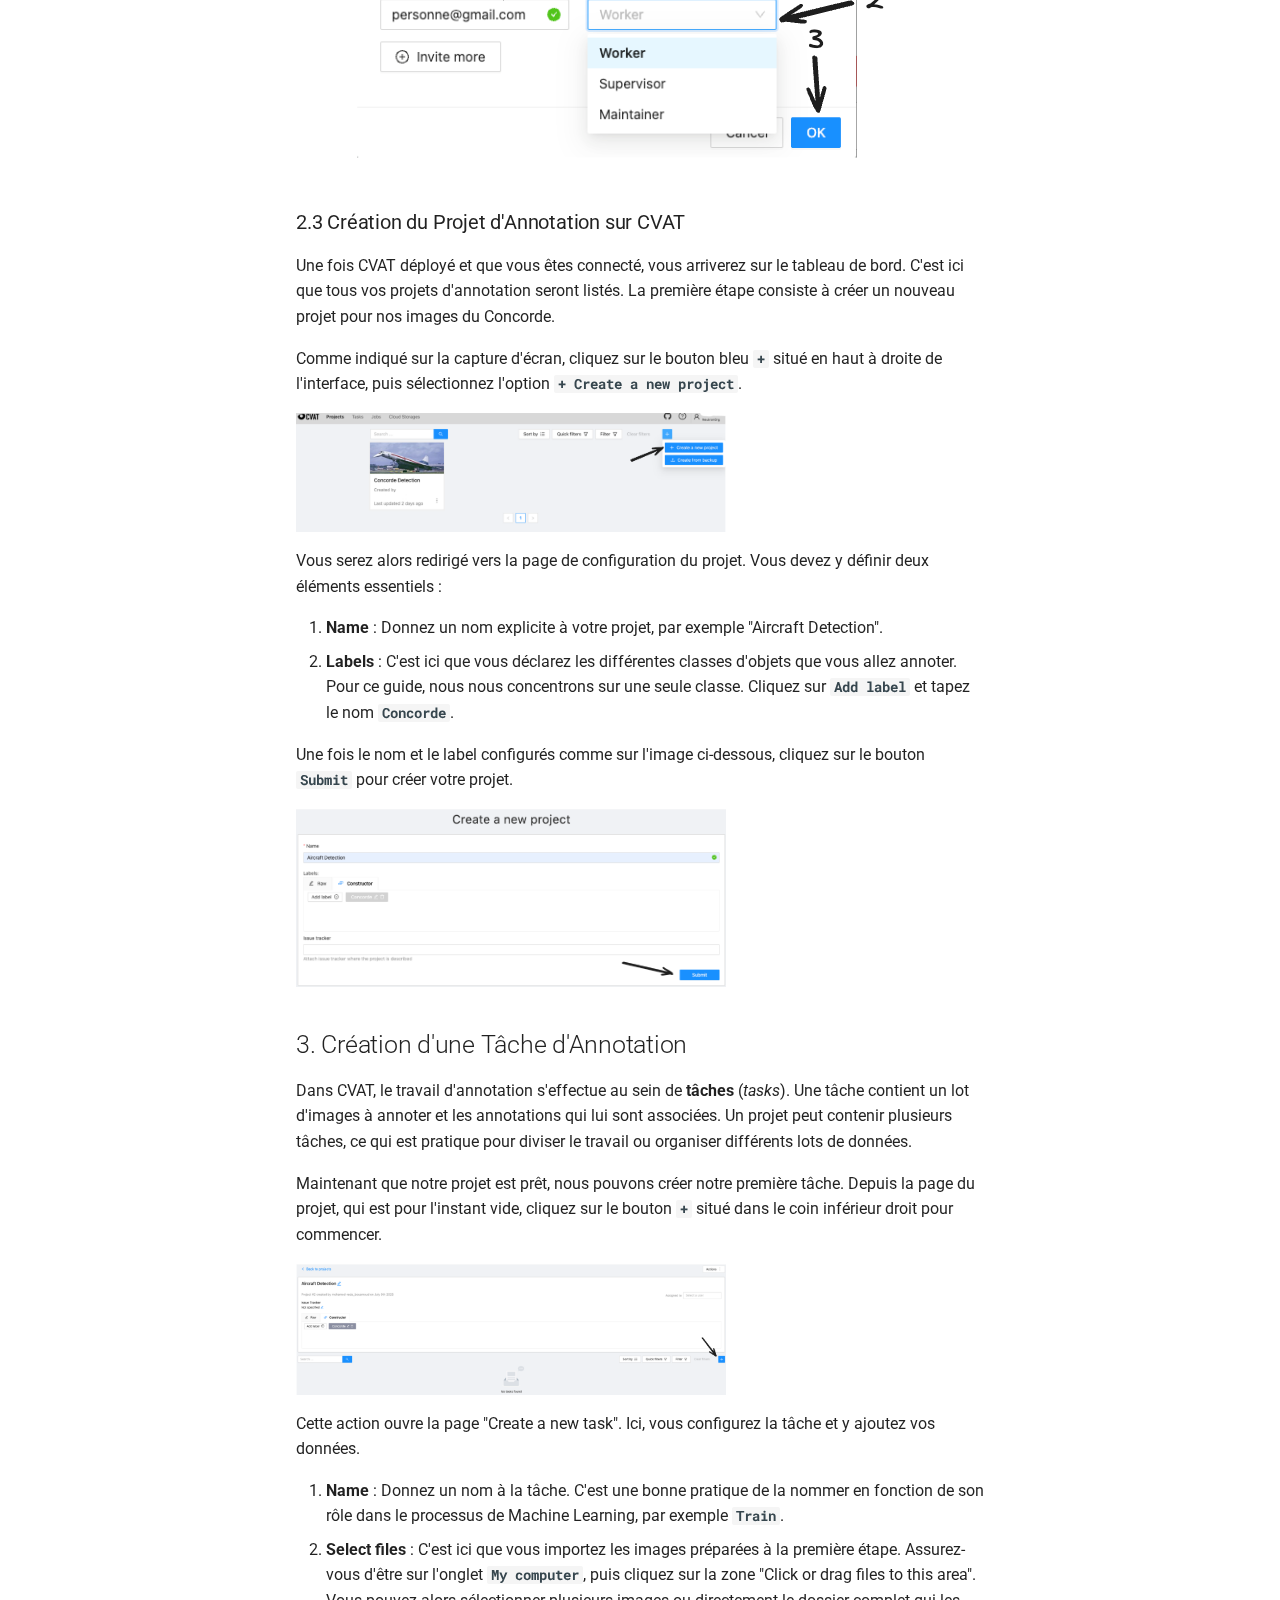
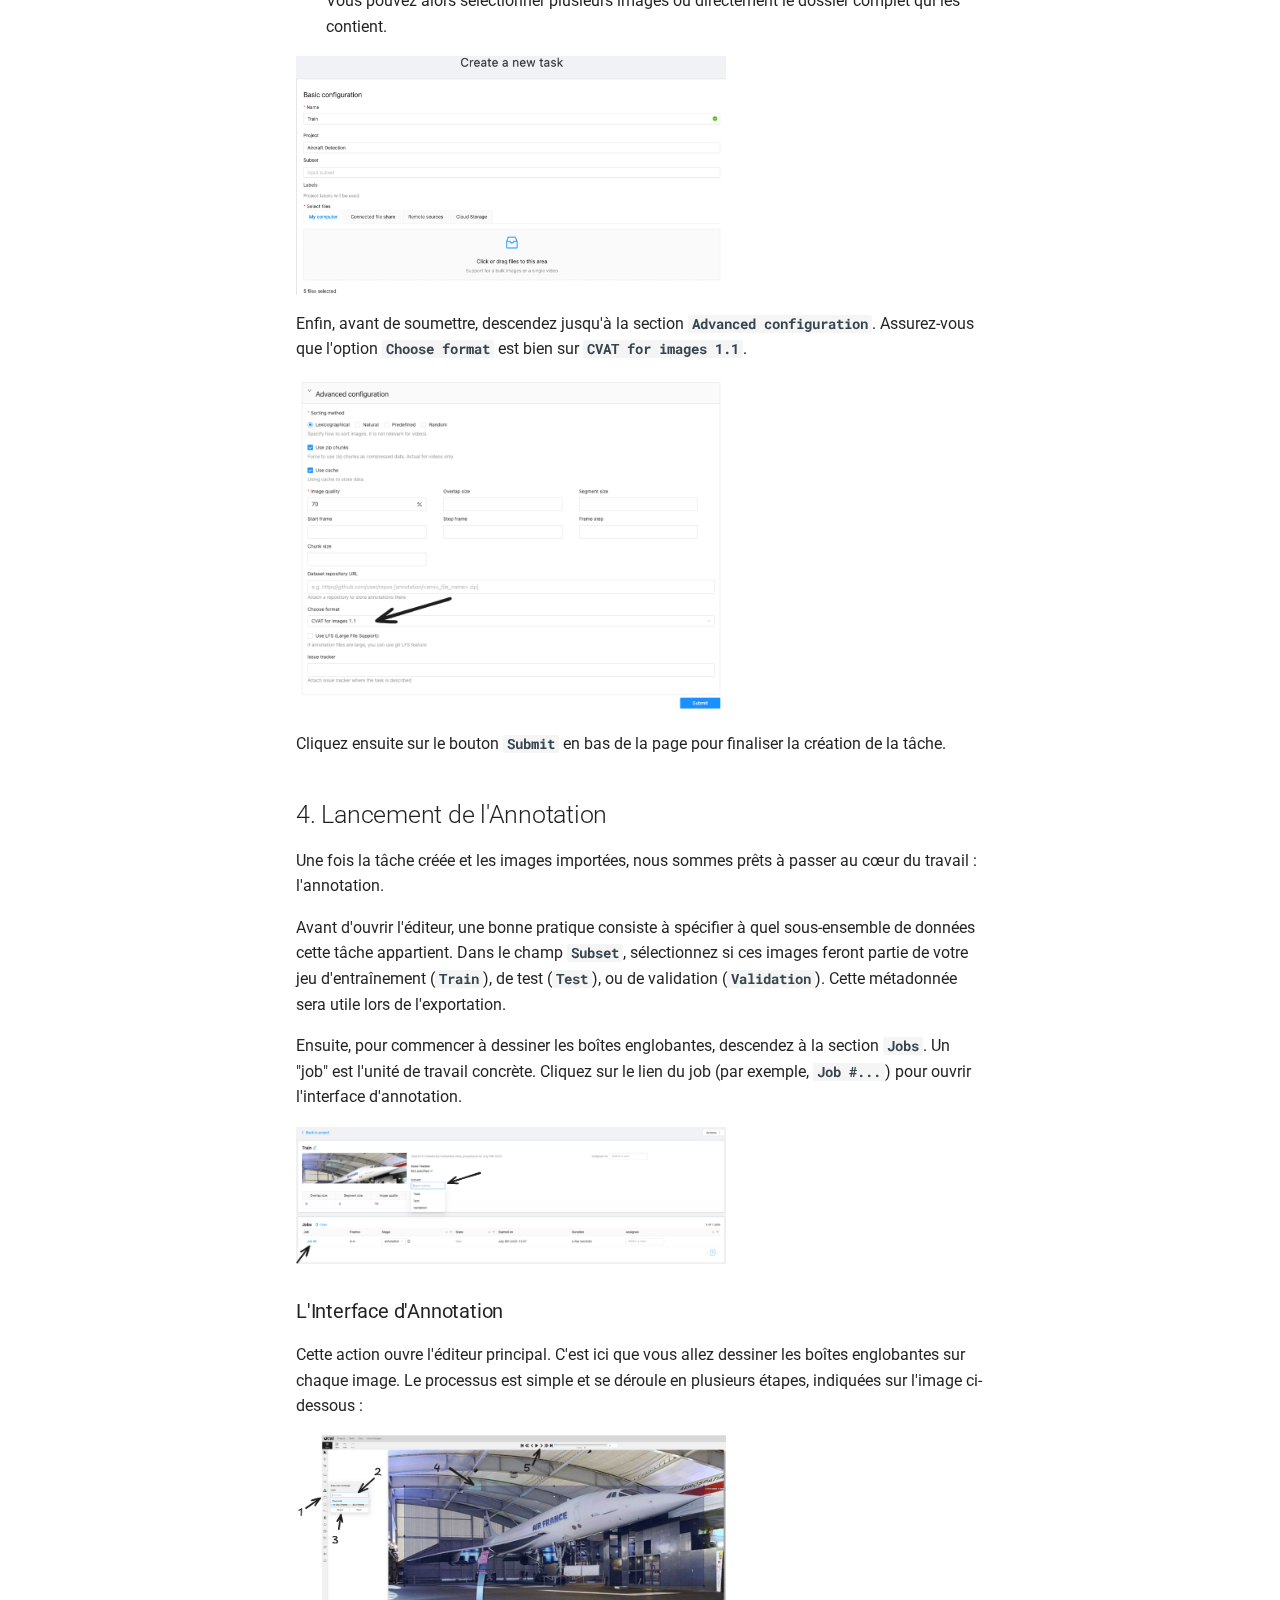
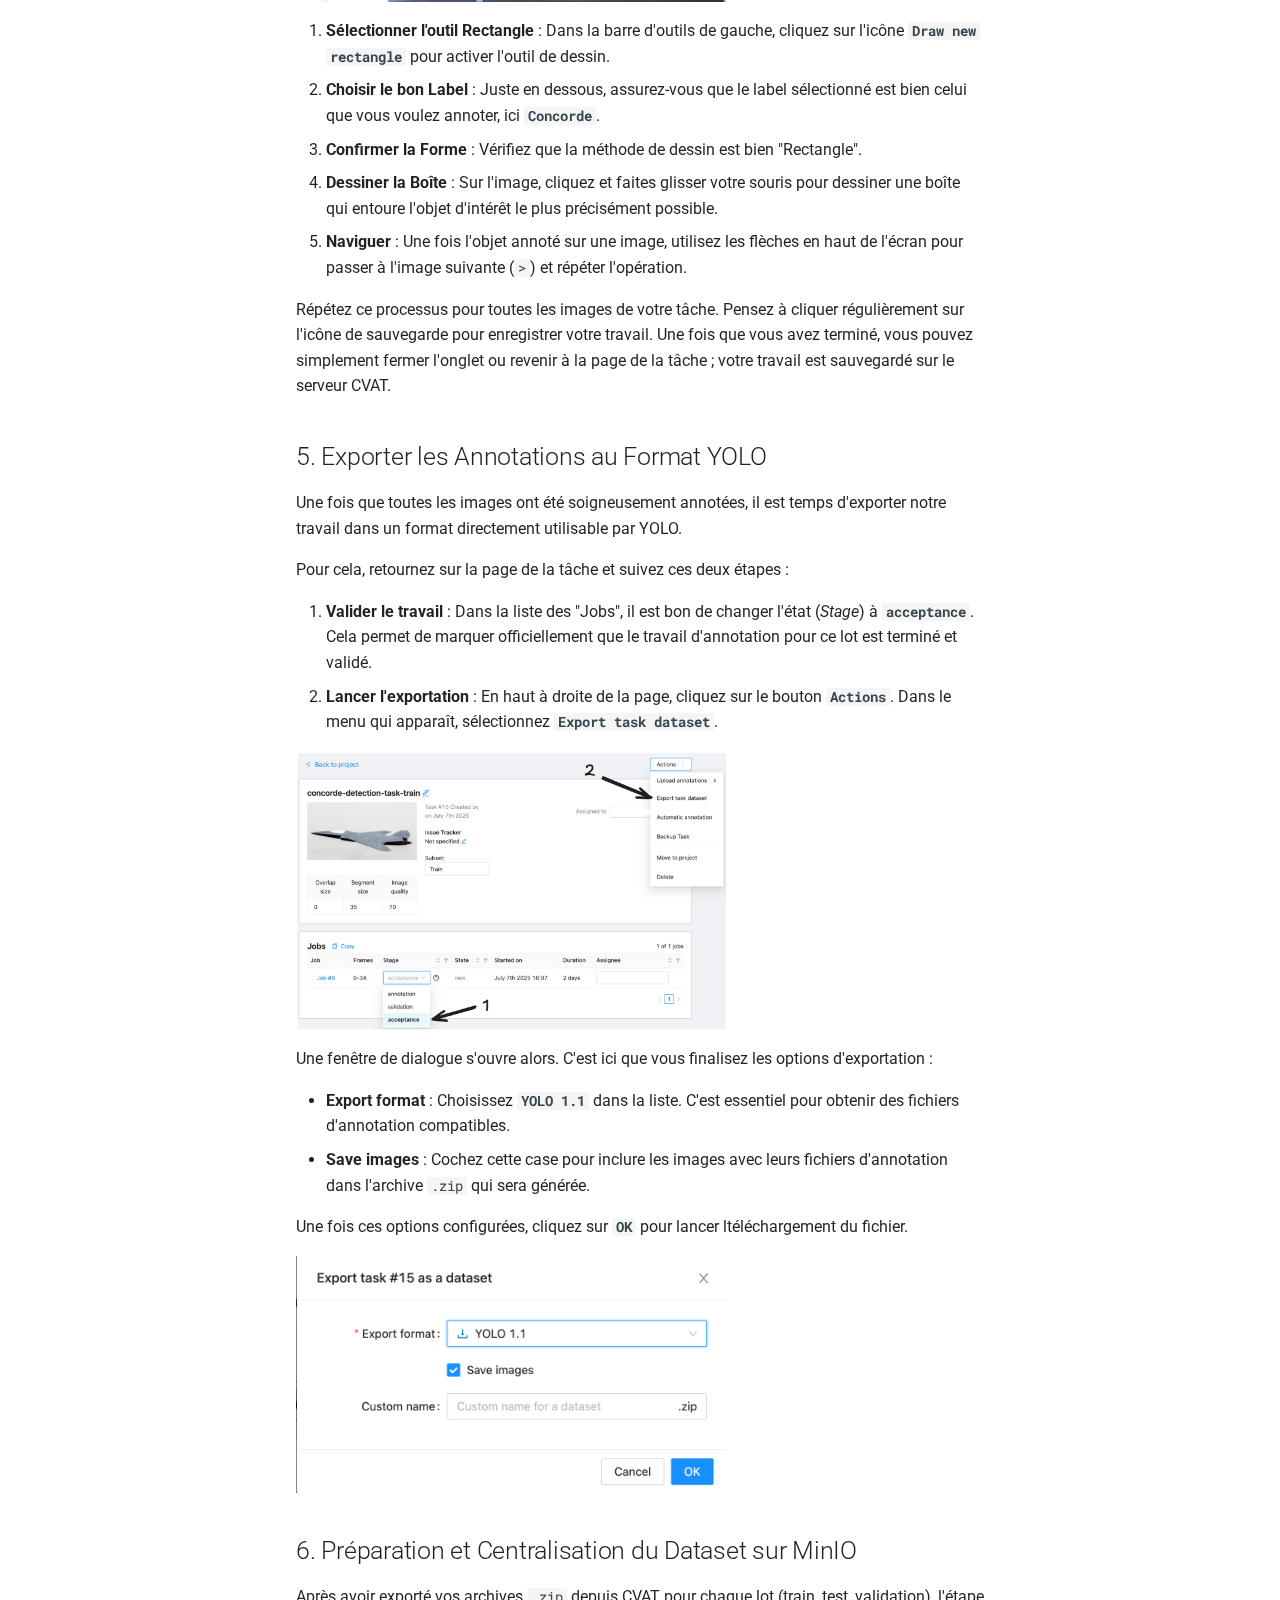
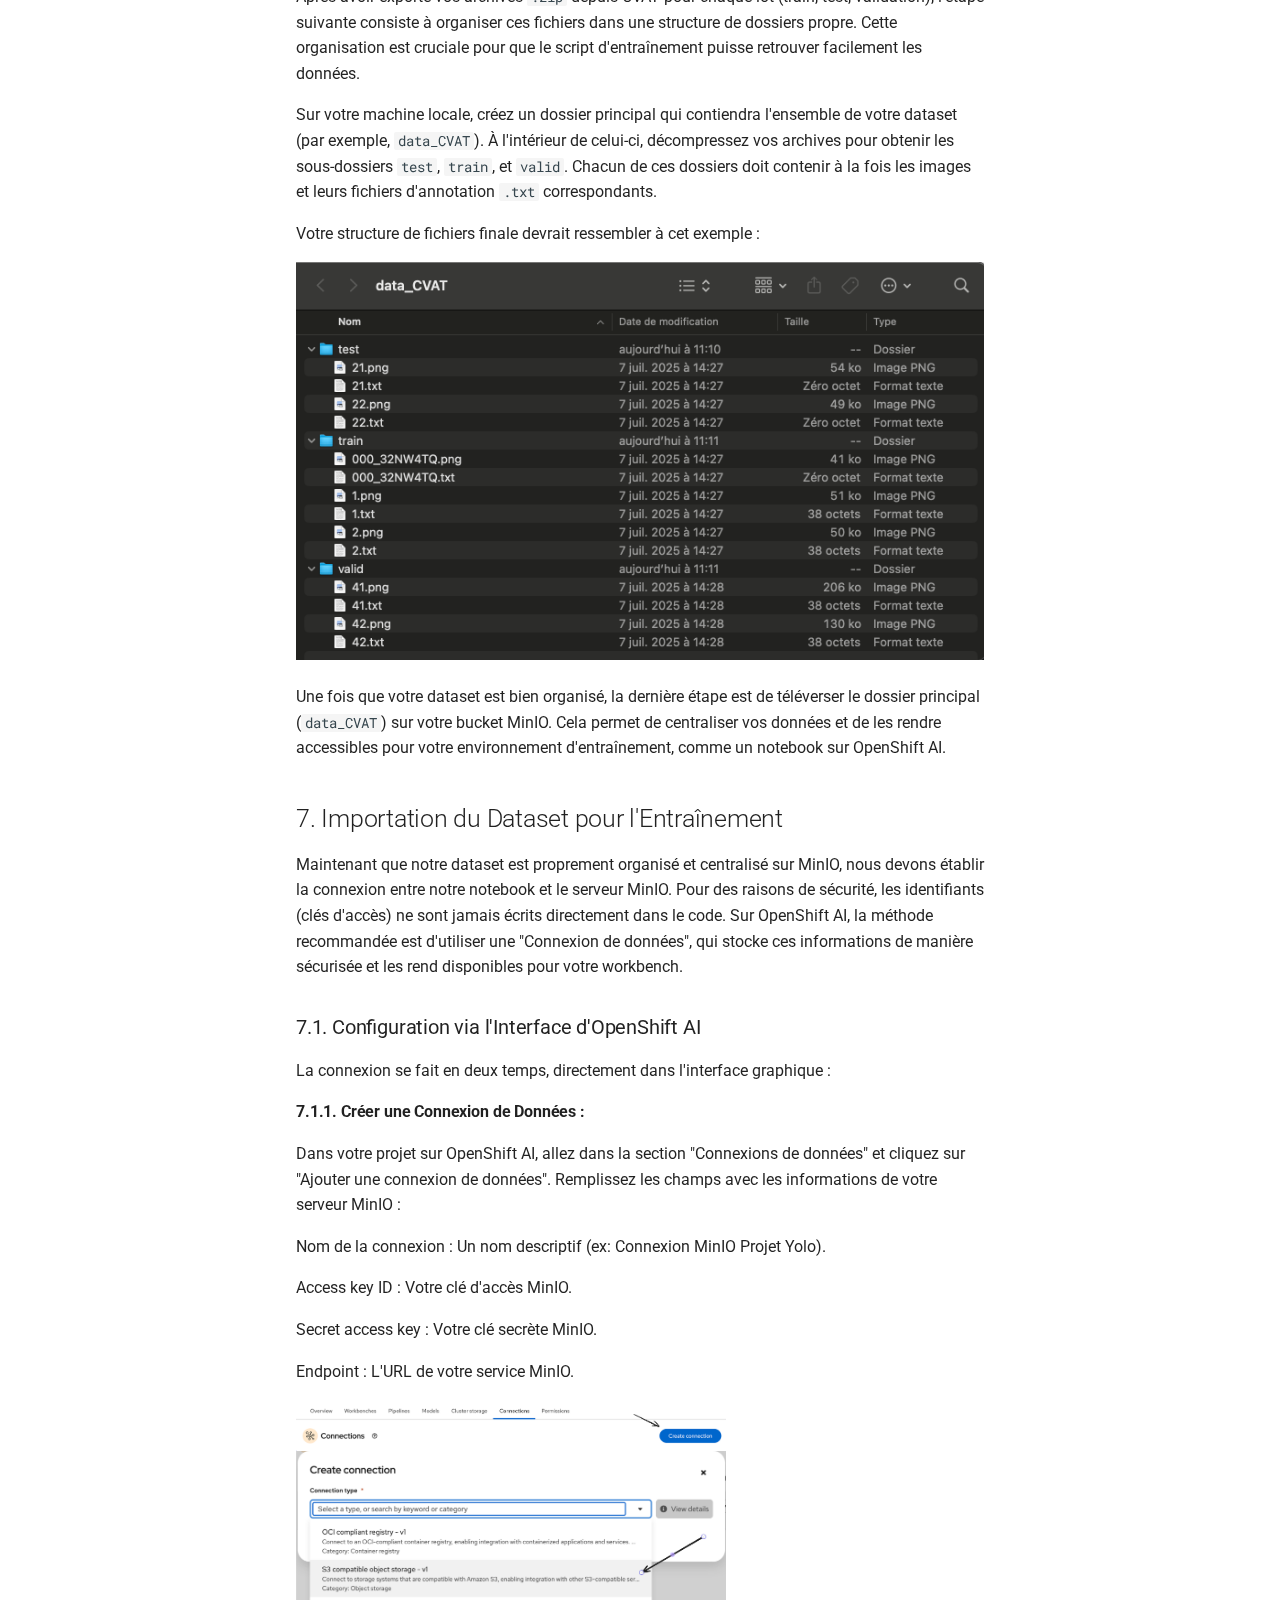
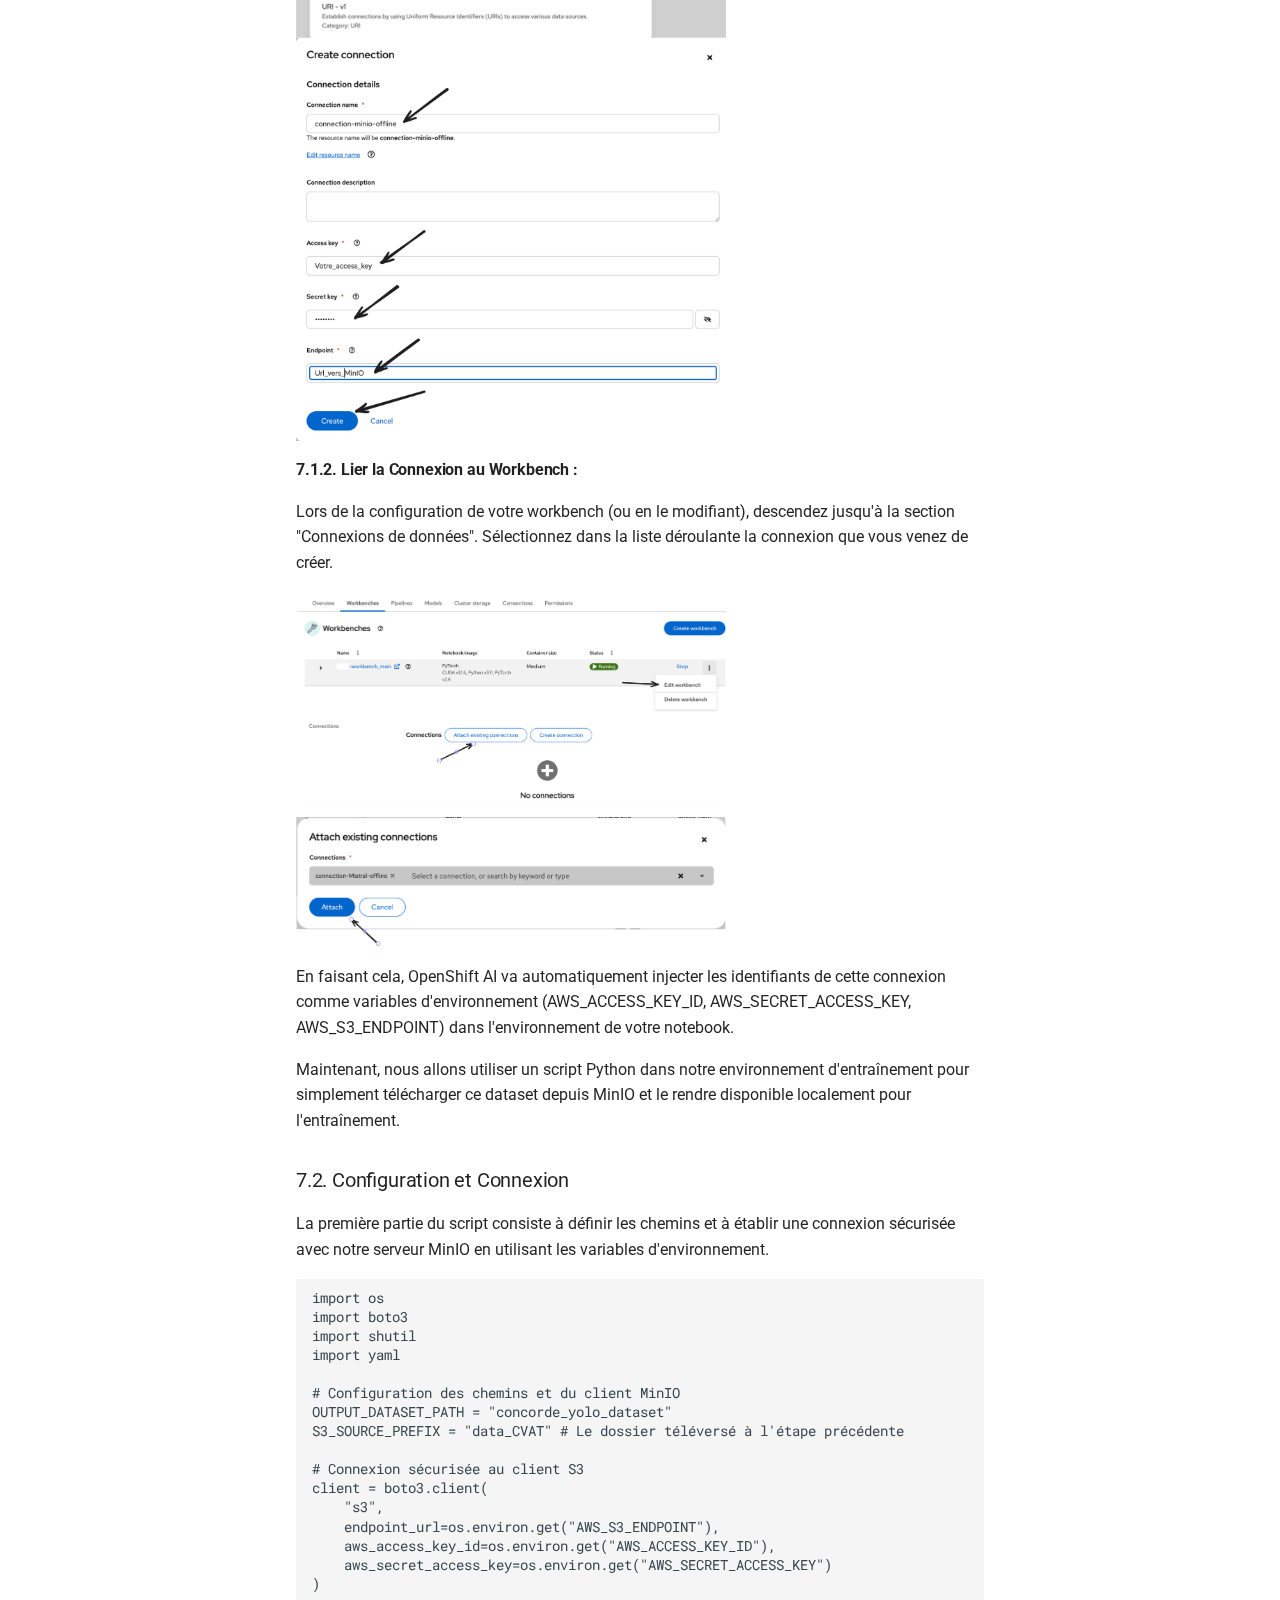
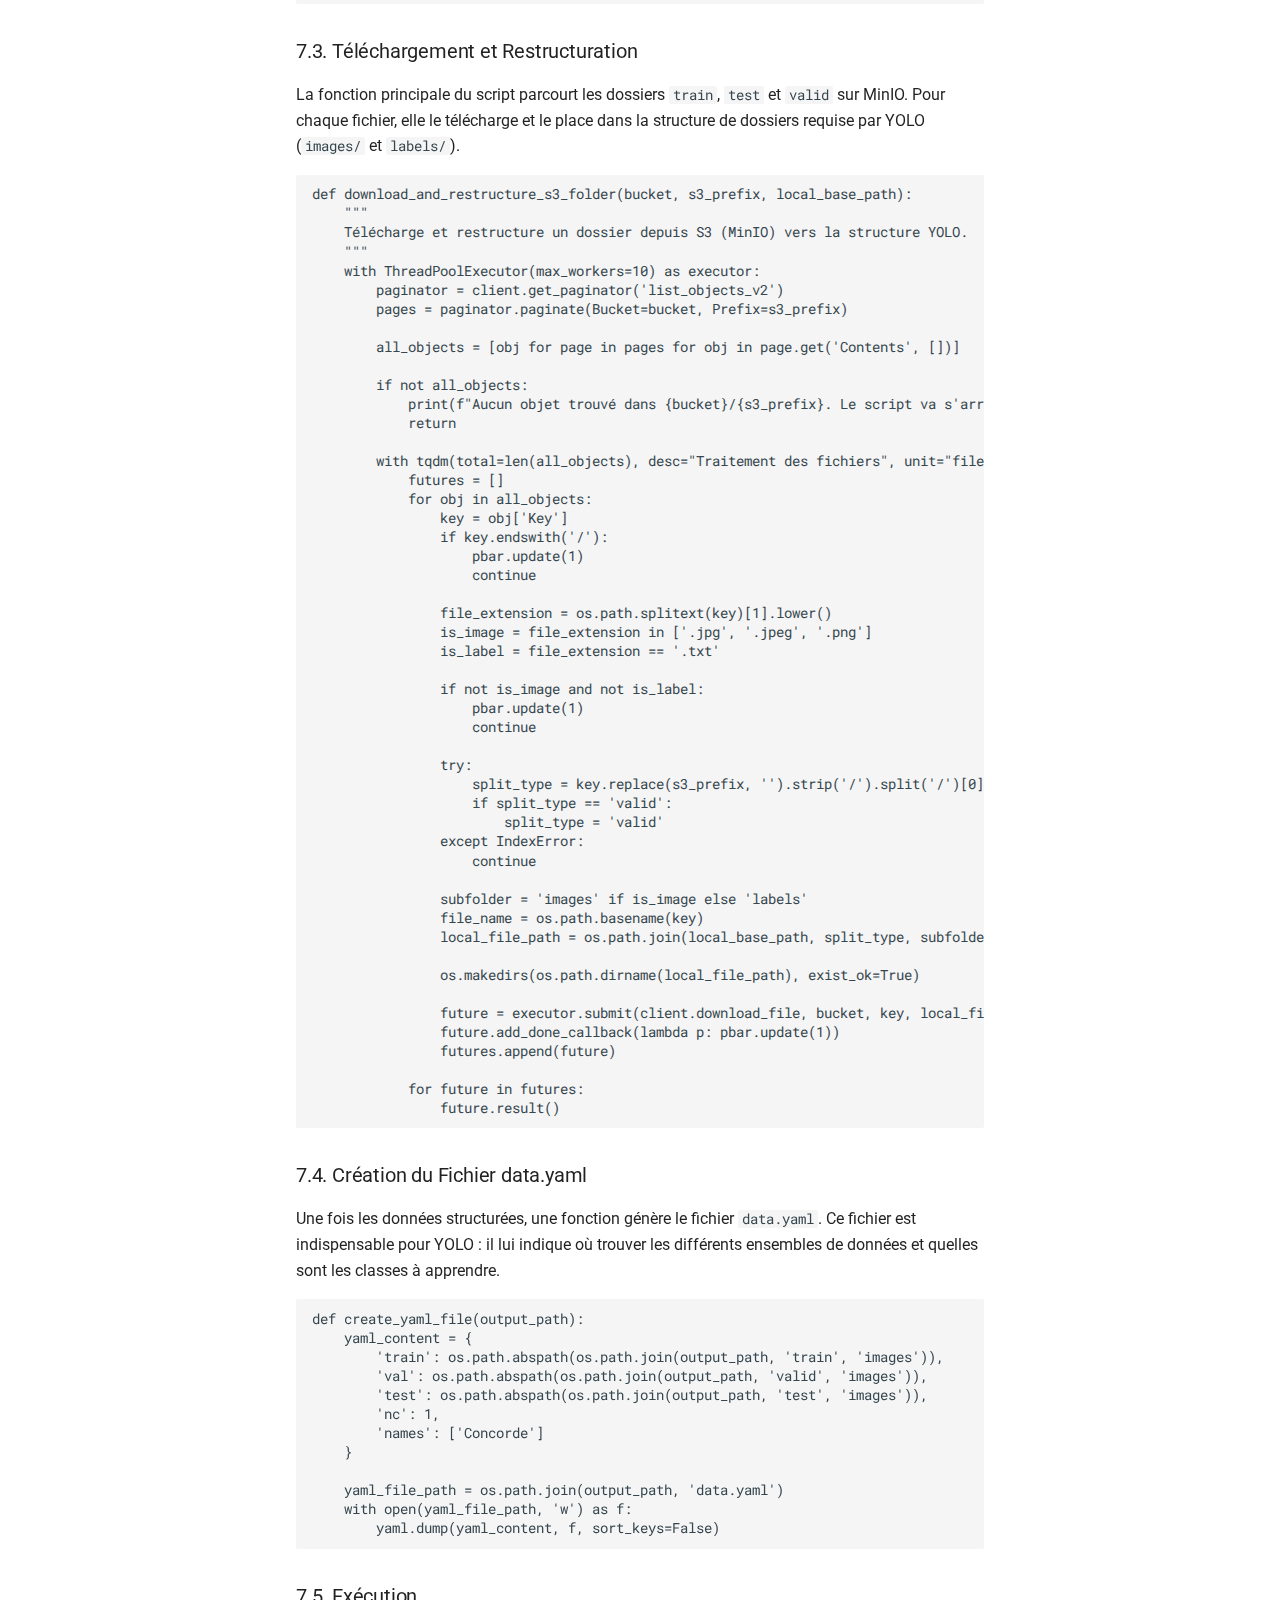
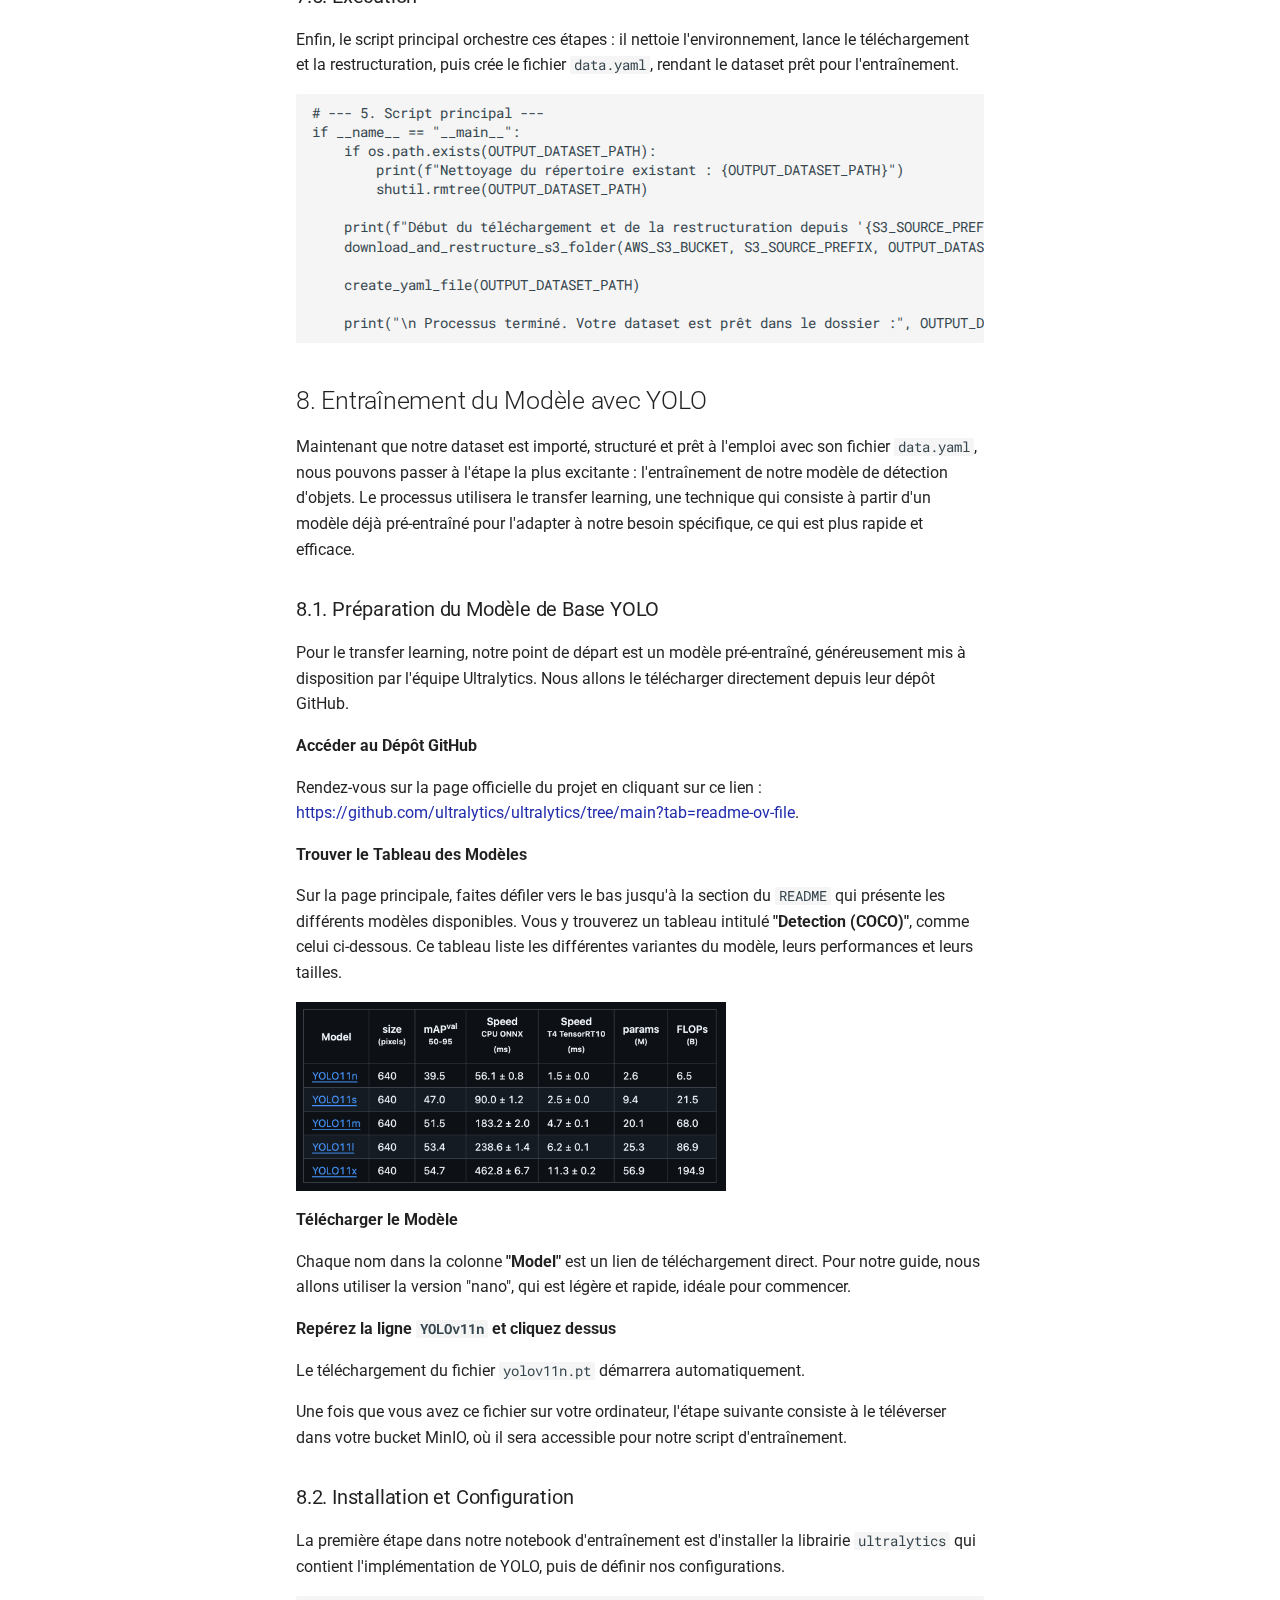
<file: OpenShift/Intelligence-Artificielle/CVAT-YOLO/index.html>
<!doctype html>
<html lang="fr" class="no-js">
  <head>
    
      <meta charset="utf-8">
      <meta name="viewport" content="width=device-width,initial-scale=1">
      
      
      
        <link rel="canonical" href="https://blog.neutron-it.fr/OpenShift/Intelligence-Artificielle/CVAT-YOLO/">
      
      
        <link rel="prev" href="../../Configuration/openshift-image-registry/">
      
      
        <link rel="next" href="../DeepSeek/">
      
      
      <link rel="icon" href="../../../assets/favicon.png">
      <meta name="generator" content="mkdocs-1.6.1, mkdocs-material-9.6.15">
    
    
      
        <title>De l'Annotation à la Détection : Entraîner un Modèle YOLO sur OpenShift AI - </title>
      
    
    
      <link rel="stylesheet" href="../../../assets/stylesheets/main.342714a4.min.css">
      
        
        <link rel="stylesheet" href="../../../assets/stylesheets/palette.06af60db.min.css">
      
      


    
    
      
    
    
      
        
        
        <link rel="preconnect" href="https://fonts.gstatic.com" crossorigin>
        <link rel="stylesheet" href="https://fonts.googleapis.com/css?family=Roboto:300,300i,400,400i,700,700i%7CRoboto+Mono:400,400i,700,700i&display=fallback">
        <style>:root{--md-text-font:"Roboto";--md-code-font:"Roboto Mono"}</style>
      
    
    
      <link rel="stylesheet" href="../../../stylesheets/extra.css">
    
    <script>__md_scope=new URL("../../..",location),__md_hash=e=>[...e].reduce(((e,_)=>(e<<5)-e+_.charCodeAt(0)),0),__md_get=(e,_=localStorage,t=__md_scope)=>JSON.parse(_.getItem(t.pathname+"."+e)),__md_set=(e,_,t=localStorage,a=__md_scope)=>{try{t.setItem(a.pathname+"."+e,JSON.stringify(_))}catch(e){}}</script>
    
      

    
    
    
  </head>
  
  
    
    
    
    
    
    <body dir="ltr" data-md-color-scheme="neutron-it" data-md-color-primary="indigo" data-md-color-accent="indigo">
  
    
    <input class="md-toggle" data-md-toggle="drawer" type="checkbox" id="__drawer" autocomplete="off">
    <input class="md-toggle" data-md-toggle="search" type="checkbox" id="__search" autocomplete="off">
    <label class="md-overlay" for="__drawer"></label>
    <div data-md-component="skip">
      
        
        <a href="#introduction" class="md-skip">
          Aller au contenu
        </a>
      
    </div>
    <div data-md-component="announce">
      
    </div>
    
    
      

  

<header class="md-header md-header--shadow" data-md-component="header">
  <nav class="md-header__inner md-grid" aria-label="En-tête">
    <a href="../../.." title="" class="md-header__button md-logo" aria-label="" data-md-component="logo">
      
  <img src="../../../assets/logo.png" alt="logo">

    </a>
    <label class="md-header__button md-icon" for="__drawer">
      
      <svg xmlns="http://www.w3.org/2000/svg" viewBox="0 0 24 24"><path d="M3 6h18v2H3zm0 5h18v2H3zm0 5h18v2H3z"/></svg>
    </label>
    <div class="md-header__title" data-md-component="header-title">
      <div class="md-header__ellipsis">
        <div class="md-header__topic">
          <span class="md-ellipsis">
            
          </span>
        </div>
        <div class="md-header__topic" data-md-component="header-topic">
          <span class="md-ellipsis">
            
              De l'Annotation à la Détection : Entraîner un Modèle YOLO sur OpenShift AI
            
          </span>
        </div>
      </div>
    </div>
    
      
    
    
    
    
      
      
        <label class="md-header__button md-icon" for="__search">
          
          <svg xmlns="http://www.w3.org/2000/svg" viewBox="0 0 24 24"><path d="M9.5 3A6.5 6.5 0 0 1 16 9.5c0 1.61-.59 3.09-1.56 4.23l.27.27h.79l5 5-1.5 1.5-5-5v-.79l-.27-.27A6.52 6.52 0 0 1 9.5 16 6.5 6.5 0 0 1 3 9.5 6.5 6.5 0 0 1 9.5 3m0 2C7 5 5 7 5 9.5S7 14 9.5 14 14 12 14 9.5 12 5 9.5 5"/></svg>
        </label>
        <div class="md-search" data-md-component="search" role="dialog">
  <label class="md-search__overlay" for="__search"></label>
  <div class="md-search__inner" role="search">
    <form class="md-search__form" name="search">
      <input type="text" class="md-search__input" name="query" aria-label="Rechercher" placeholder="Rechercher" autocapitalize="off" autocorrect="off" autocomplete="off" spellcheck="false" data-md-component="search-query" required>
      <label class="md-search__icon md-icon" for="__search">
        
        <svg xmlns="http://www.w3.org/2000/svg" viewBox="0 0 24 24"><path d="M9.5 3A6.5 6.5 0 0 1 16 9.5c0 1.61-.59 3.09-1.56 4.23l.27.27h.79l5 5-1.5 1.5-5-5v-.79l-.27-.27A6.52 6.52 0 0 1 9.5 16 6.5 6.5 0 0 1 3 9.5 6.5 6.5 0 0 1 9.5 3m0 2C7 5 5 7 5 9.5S7 14 9.5 14 14 12 14 9.5 12 5 9.5 5"/></svg>
        
        <svg xmlns="http://www.w3.org/2000/svg" viewBox="0 0 24 24"><path d="M20 11v2H8l5.5 5.5-1.42 1.42L4.16 12l7.92-7.92L13.5 5.5 8 11z"/></svg>
      </label>
      <nav class="md-search__options" aria-label="Recherche">
        
          <a href="javascript:void(0)" class="md-search__icon md-icon" title="Partager" aria-label="Partager" data-clipboard data-clipboard-text="" data-md-component="search-share" tabindex="-1">
            
            <svg xmlns="http://www.w3.org/2000/svg" viewBox="0 0 24 24"><path d="M18 16.08c-.76 0-1.44.3-1.96.77L8.91 12.7c.05-.23.09-.46.09-.7s-.04-.47-.09-.7l7.05-4.11c.54.5 1.25.81 2.04.81a3 3 0 0 0 3-3 3 3 0 0 0-3-3 3 3 0 0 0-3 3c0 .24.04.47.09.7L8.04 9.81C7.5 9.31 6.79 9 6 9a3 3 0 0 0-3 3 3 3 0 0 0 3 3c.79 0 1.5-.31 2.04-.81l7.12 4.15c-.05.21-.08.43-.08.66 0 1.61 1.31 2.91 2.92 2.91s2.92-1.3 2.92-2.91A2.92 2.92 0 0 0 18 16.08"/></svg>
          </a>
        
        <button type="reset" class="md-search__icon md-icon" title="Effacer" aria-label="Effacer" tabindex="-1">
          
          <svg xmlns="http://www.w3.org/2000/svg" viewBox="0 0 24 24"><path d="M19 6.41 17.59 5 12 10.59 6.41 5 5 6.41 10.59 12 5 17.59 6.41 19 12 13.41 17.59 19 19 17.59 13.41 12z"/></svg>
        </button>
      </nav>
      
        <div class="md-search__suggest" data-md-component="search-suggest"></div>
      
    </form>
    <div class="md-search__output">
      <div class="md-search__scrollwrap" tabindex="0" data-md-scrollfix>
        <div class="md-search-result" data-md-component="search-result">
          <div class="md-search-result__meta">
            Initialisation de la recherche
          </div>
          <ol class="md-search-result__list" role="presentation"></ol>
        </div>
      </div>
    </div>
  </div>
</div>
      
    
    
  </nav>
  
</header>
    
    <div class="md-container" data-md-component="container">
      
      
        
          
        
      
      <main class="md-main" data-md-component="main">
        <div class="md-main__inner md-grid">
          
            
              
              <div class="md-sidebar md-sidebar--primary" data-md-component="sidebar" data-md-type="navigation" >
                <div class="md-sidebar__scrollwrap">
                  <div class="md-sidebar__inner">
                    



<nav class="md-nav md-nav--primary" aria-label="Navigation" data-md-level="0">
  <label class="md-nav__title" for="__drawer">
    <a href="../../.." title="" class="md-nav__button md-logo" aria-label="" data-md-component="logo">
      
  <img src="../../../assets/logo.png" alt="logo">

    </a>
    
  </label>
  
  <ul class="md-nav__list" data-md-scrollfix>
    
      
      
  
  
  
  
    <li class="md-nav__item">
      <a href="../../.." class="md-nav__link">
        
  
  
  <span class="md-ellipsis">
    Accueil
    
  </span>
  

      </a>
    </li>
  

    
      
      
  
  
  
  
    <li class="md-nav__item">
      <a href="../../../tags/" class="md-nav__link">
        
  
  
  <span class="md-ellipsis">
    Tous les articles
    
  </span>
  

      </a>
    </li>
  

    
      
      
  
  
  
  
    
    
      
        
      
    
    
    
      
        
        
      
    
    
    <li class="md-nav__item md-nav__item--section md-nav__item--nested">
      
        
        
        <input class="md-nav__toggle md-toggle " type="checkbox" id="__nav_3" >
        
          
          <label class="md-nav__link" for="__nav_3" id="__nav_3_label" tabindex="">
            
  
  
  <span class="md-ellipsis">
    BootC
    
  </span>
  

            <span class="md-nav__icon md-icon"></span>
          </label>
        
        <nav class="md-nav" data-md-level="1" aria-labelledby="__nav_3_label" aria-expanded="false">
          <label class="md-nav__title" for="__nav_3">
            <span class="md-nav__icon md-icon"></span>
            BootC
          </label>
          <ul class="md-nav__list" data-md-scrollfix>
            
              
                
  
  
  
  
    <li class="md-nav__item">
      <a href="../../../BootC/MinIO/" class="md-nav__link">
        
  
  
  <span class="md-ellipsis">
    Déployer MinIO avec BootC
    
  </span>
  

      </a>
    </li>
  

              
            
          </ul>
        </nav>
      
    </li>
  

    
      
      
  
  
    
  
  
  
    
    
      
        
      
        
      
        
      
        
      
    
    
    
      
        
        
      
    
    
    <li class="md-nav__item md-nav__item--active md-nav__item--section md-nav__item--nested">
      
        
        
        <input class="md-nav__toggle md-toggle " type="checkbox" id="__nav_4" checked>
        
          
          <label class="md-nav__link" for="__nav_4" id="__nav_4_label" tabindex="">
            
  
  
  <span class="md-ellipsis">
    OpenShift
    
  </span>
  

            <span class="md-nav__icon md-icon"></span>
          </label>
        
        <nav class="md-nav" data-md-level="1" aria-labelledby="__nav_4_label" aria-expanded="true">
          <label class="md-nav__title" for="__nav_4">
            <span class="md-nav__icon md-icon"></span>
            OpenShift
          </label>
          <ul class="md-nav__list" data-md-scrollfix>
            
              
                
  
  
  
  
    
    
      
        
      
    
    
    
      
    
    
    <li class="md-nav__item md-nav__item--nested">
      
        
        
        <input class="md-nav__toggle md-toggle " type="checkbox" id="__nav_4_1" >
        
          
          <label class="md-nav__link" for="__nav_4_1" id="__nav_4_1_label" tabindex="0">
            
  
  
  <span class="md-ellipsis">
    Configuration
    
  </span>
  

            <span class="md-nav__icon md-icon"></span>
          </label>
        
        <nav class="md-nav" data-md-level="2" aria-labelledby="__nav_4_1_label" aria-expanded="false">
          <label class="md-nav__title" for="__nav_4_1">
            <span class="md-nav__icon md-icon"></span>
            Configuration
          </label>
          <ul class="md-nav__list" data-md-scrollfix>
            
              
                
  
  
  
  
    <li class="md-nav__item">
      <a href="../../Configuration/openshift-image-registry/" class="md-nav__link">
        
  
  
  <span class="md-ellipsis">
    Comment exposer la registry interne OpenShift ?
    
  </span>
  

      </a>
    </li>
  

              
            
          </ul>
        </nav>
      
    </li>
  

              
            
              
                
  
  
    
  
  
  
    
    
      
        
      
        
      
        
      
        
      
        
      
        
      
        
      
    
    
    
      
    
    
    <li class="md-nav__item md-nav__item--active md-nav__item--nested">
      
        
        
        <input class="md-nav__toggle md-toggle " type="checkbox" id="__nav_4_2" checked>
        
          
          <label class="md-nav__link" for="__nav_4_2" id="__nav_4_2_label" tabindex="0">
            
  
  
  <span class="md-ellipsis">
    Intelligence Artificielle
    
  </span>
  

            <span class="md-nav__icon md-icon"></span>
          </label>
        
        <nav class="md-nav" data-md-level="2" aria-labelledby="__nav_4_2_label" aria-expanded="true">
          <label class="md-nav__title" for="__nav_4_2">
            <span class="md-nav__icon md-icon"></span>
            Intelligence Artificielle
          </label>
          <ul class="md-nav__list" data-md-scrollfix>
            
              
                
  
  
    
  
  
  
    <li class="md-nav__item md-nav__item--active">
      
      <input class="md-nav__toggle md-toggle" type="checkbox" id="__toc">
      
      
      
        <label class="md-nav__link md-nav__link--active" for="__toc">
          
  
  
  <span class="md-ellipsis">
    De l'Annotation à la Détection : Entraîner un Modèle YOLO sur OpenShift AI
    
  </span>
  

          <span class="md-nav__icon md-icon"></span>
        </label>
      
      <a href="./" class="md-nav__link md-nav__link--active">
        
  
  
  <span class="md-ellipsis">
    De l'Annotation à la Détection : Entraîner un Modèle YOLO sur OpenShift AI
    
  </span>
  

      </a>
      
        

<nav class="md-nav md-nav--secondary" aria-label="Table des matières">
  
  
  
  
    <label class="md-nav__title" for="__toc">
      <span class="md-nav__icon md-icon"></span>
      Table des matières
    </label>
    <ul class="md-nav__list" data-md-component="toc" data-md-scrollfix>
      
        <li class="md-nav__item">
  <a href="#introduction" class="md-nav__link">
    <span class="md-ellipsis">
      Introduction
    </span>
  </a>
  
</li>
      
        <li class="md-nav__item">
  <a href="#code-source" class="md-nav__link">
    <span class="md-ellipsis">
      Code Source
    </span>
  </a>
  
</li>
      
        <li class="md-nav__item">
  <a href="#1-recuperation-du-jeu-de-donnees-via-git" class="md-nav__link">
    <span class="md-ellipsis">
      1. Récupération du Jeu de Données via Git
    </span>
  </a>
  
</li>
      
        <li class="md-nav__item">
  <a href="#2-deploiement-et-configuration-de-cvat" class="md-nav__link">
    <span class="md-ellipsis">
      2. Déploiement et Configuration de CVAT
    </span>
  </a>
  
    <nav class="md-nav" aria-label="2. Déploiement et Configuration de CVAT">
      <ul class="md-nav__list">
        
          <li class="md-nav__item">
  <a href="#21-deploiement-de-cvat-sur-openshift" class="md-nav__link">
    <span class="md-ellipsis">
      2.1 Déploiement de CVAT sur OpenShift
    </span>
  </a>
  
</li>
        
          <li class="md-nav__item">
  <a href="#22-creation-dune-organisation" class="md-nav__link">
    <span class="md-ellipsis">
      2.2 Création d'une Organisation
    </span>
  </a>
  
</li>
        
          <li class="md-nav__item">
  <a href="#23-creation-du-projet-dannotation-sur-cvat" class="md-nav__link">
    <span class="md-ellipsis">
      2.3 Création du Projet d'Annotation sur CVAT
    </span>
  </a>
  
</li>
        
      </ul>
    </nav>
  
</li>
      
        <li class="md-nav__item">
  <a href="#3-creation-dune-tache-dannotation" class="md-nav__link">
    <span class="md-ellipsis">
      3. Création d'une Tâche d'Annotation
    </span>
  </a>
  
</li>
      
        <li class="md-nav__item">
  <a href="#4-lancement-de-lannotation" class="md-nav__link">
    <span class="md-ellipsis">
      4. Lancement de l'Annotation
    </span>
  </a>
  
    <nav class="md-nav" aria-label="4. Lancement de l&#39;Annotation">
      <ul class="md-nav__list">
        
          <li class="md-nav__item">
  <a href="#linterface-dannotation" class="md-nav__link">
    <span class="md-ellipsis">
      L'Interface d'Annotation
    </span>
  </a>
  
</li>
        
      </ul>
    </nav>
  
</li>
      
        <li class="md-nav__item">
  <a href="#5-exporter-les-annotations-au-format-yolo" class="md-nav__link">
    <span class="md-ellipsis">
      5. Exporter les Annotations au Format YOLO
    </span>
  </a>
  
</li>
      
        <li class="md-nav__item">
  <a href="#6-preparation-et-centralisation-du-dataset-sur-minio" class="md-nav__link">
    <span class="md-ellipsis">
      6. Préparation et Centralisation du Dataset sur MinIO
    </span>
  </a>
  
</li>
      
        <li class="md-nav__item">
  <a href="#7-importation-du-dataset-pour-lentrainement" class="md-nav__link">
    <span class="md-ellipsis">
      7. Importation du Dataset pour l'Entraînement
    </span>
  </a>
  
    <nav class="md-nav" aria-label="7. Importation du Dataset pour l&#39;Entraînement">
      <ul class="md-nav__list">
        
          <li class="md-nav__item">
  <a href="#71-configuration-via-linterface-dopenshift-ai" class="md-nav__link">
    <span class="md-ellipsis">
      7.1. Configuration via l'Interface d'OpenShift AI
    </span>
  </a>
  
</li>
        
          <li class="md-nav__item">
  <a href="#72-configuration-et-connexion" class="md-nav__link">
    <span class="md-ellipsis">
      7.2. Configuration et Connexion
    </span>
  </a>
  
</li>
        
          <li class="md-nav__item">
  <a href="#73-telechargement-et-restructuration" class="md-nav__link">
    <span class="md-ellipsis">
      7.3. Téléchargement et Restructuration
    </span>
  </a>
  
</li>
        
          <li class="md-nav__item">
  <a href="#74-creation-du-fichier-datayaml" class="md-nav__link">
    <span class="md-ellipsis">
      7.4. Création du Fichier data.yaml
    </span>
  </a>
  
</li>
        
          <li class="md-nav__item">
  <a href="#75-execution" class="md-nav__link">
    <span class="md-ellipsis">
      7.5. Exécution
    </span>
  </a>
  
</li>
        
      </ul>
    </nav>
  
</li>
      
        <li class="md-nav__item">
  <a href="#8-entrainement-du-modele-avec-yolo" class="md-nav__link">
    <span class="md-ellipsis">
      8. Entraînement du Modèle avec YOLO
    </span>
  </a>
  
    <nav class="md-nav" aria-label="8. Entraînement du Modèle avec YOLO">
      <ul class="md-nav__list">
        
          <li class="md-nav__item">
  <a href="#81-preparation-du-modele-de-base-yolo" class="md-nav__link">
    <span class="md-ellipsis">
      8.1. Préparation du Modèle de Base YOLO
    </span>
  </a>
  
</li>
        
          <li class="md-nav__item">
  <a href="#82-installation-et-configuration" class="md-nav__link">
    <span class="md-ellipsis">
      8.2. Installation et Configuration
    </span>
  </a>
  
</li>
        
          <li class="md-nav__item">
  <a href="#83-chargement-du-modele-de-base" class="md-nav__link">
    <span class="md-ellipsis">
      8.3. Chargement du Modèle de Base
    </span>
  </a>
  
</li>
        
          <li class="md-nav__item">
  <a href="#84-lancement-de-lentrainement" class="md-nav__link">
    <span class="md-ellipsis">
      8.4. Lancement de l'Entraînement
    </span>
  </a>
  
</li>
        
          <li class="md-nav__item">
  <a href="#85-exportation-et-sauvegarde-des-resultats" class="md-nav__link">
    <span class="md-ellipsis">
      8.5. Exportation et Sauvegarde des Résultats
    </span>
  </a>
  
</li>
        
      </ul>
    </nav>
  
</li>
      
        <li class="md-nav__item">
  <a href="#9-comparaison-et-validation-des-resultats" class="md-nav__link">
    <span class="md-ellipsis">
      9. Comparaison et Validation des Résultats
    </span>
  </a>
  
    <nav class="md-nav" aria-label="9. Comparaison et Validation des Résultats">
      <ul class="md-nav__list">
        
          <li class="md-nav__item">
  <a href="#91-comparaison-quantitative-mesurer-la-performance" class="md-nav__link">
    <span class="md-ellipsis">
      9.1. Comparaison Quantitative : Mesurer la Performance
    </span>
  </a>
  
</li>
        
          <li class="md-nav__item">
  <a href="#92-comparaison-qualitative-visualiser-la-detection" class="md-nav__link">
    <span class="md-ellipsis">
      9.2. Comparaison Qualitative : Visualiser la Détection
    </span>
  </a>
  
</li>
        
      </ul>
    </nav>
  
</li>
      
        <li class="md-nav__item">
  <a href="#conclusion-generale" class="md-nav__link">
    <span class="md-ellipsis">
      Conclusion Générale
    </span>
  </a>
  
</li>
      
    </ul>
  
</nav>
      
    </li>
  

              
            
              
                
  
  
  
  
    <li class="md-nav__item">
      <a href="../DeepSeek/" class="md-nav__link">
        
  
  
  <span class="md-ellipsis">
    Déploiement de DeepSeek sur OpenShift
    
  </span>
  

      </a>
    </li>
  

              
            
              
                
  
  
  
  
    <li class="md-nav__item">
      <a href="../EdgeIA/" class="md-nav__link">
        
  
  
  <span class="md-ellipsis">
    L'Edge IA dans l'écosystème RedHat
    
  </span>
  

      </a>
    </li>
  

              
            
              
                
  
  
  
  
    <li class="md-nav__item">
      <a href="../ObjectDetection/" class="md-nav__link">
        
  
  
  <span class="md-ellipsis">
    Entraînement et évaluation d'un modèle YOLO
    
  </span>
  

      </a>
    </li>
  

              
            
              
                
  
  
  
  
    <li class="md-nav__item">
      <a href="../SharedGPU/" class="md-nav__link">
        
  
  
  <span class="md-ellipsis">
    Configuration de GPU sur OpenShift
    
  </span>
  

      </a>
    </li>
  

              
            
              
                
  
  
  
  
    <li class="md-nav__item">
      <a href="../llamaCPP/" class="md-nav__link">
        
  
  
  <span class="md-ellipsis">
    Déploiement de modèle en inférence sur OpenShift
    
  </span>
  

      </a>
    </li>
  

              
            
              
                
  
  
  
  
    <li class="md-nav__item">
      <a href="../rag_llama_minio_blog/" class="md-nav__link">
        
  
  
  <span class="md-ellipsis">
    Mise en place d'un RAG déconnecté sur OpenShift AI
    
  </span>
  

      </a>
    </li>
  

              
            
          </ul>
        </nav>
      
    </li>
  

              
            
              
                
  
  
  
  
    
    
      
        
      
    
    
    
      
    
    
    <li class="md-nav__item md-nav__item--nested">
      
        
        
        <input class="md-nav__toggle md-toggle " type="checkbox" id="__nav_4_3" >
        
          
          <label class="md-nav__link" for="__nav_4_3" id="__nav_4_3_label" tabindex="0">
            
  
  
  <span class="md-ellipsis">
    Operator
    
  </span>
  

            <span class="md-nav__icon md-icon"></span>
          </label>
        
        <nav class="md-nav" data-md-level="2" aria-labelledby="__nav_4_3_label" aria-expanded="false">
          <label class="md-nav__title" for="__nav_4_3">
            <span class="md-nav__icon md-icon"></span>
            Operator
          </label>
          <ul class="md-nav__list" data-md-scrollfix>
            
              
                
  
  
  
  
    <li class="md-nav__item">
      <a href="../../Operator/Vaultwarden/" class="md-nav__link">
        
  
  
  <span class="md-ellipsis">
    Création d'un Operator sur OpenShift avec Vaultwarden
    
  </span>
  

      </a>
    </li>
  

              
            
          </ul>
        </nav>
      
    </li>
  

              
            
              
                
  
  
  
  
    
    
      
        
      
    
    
    
      
    
    
    <li class="md-nav__item md-nav__item--nested">
      
        
        
        <input class="md-nav__toggle md-toggle " type="checkbox" id="__nav_4_4" >
        
          
          <label class="md-nav__link" for="__nav_4_4" id="__nav_4_4_label" tabindex="0">
            
  
  
  <span class="md-ellipsis">
    RealTime
    
  </span>
  

            <span class="md-nav__icon md-icon"></span>
          </label>
        
        <nav class="md-nav" data-md-level="2" aria-labelledby="__nav_4_4_label" aria-expanded="false">
          <label class="md-nav__title" for="__nav_4_4">
            <span class="md-nav__icon md-icon"></span>
            RealTime
          </label>
          <ul class="md-nav__list" data-md-scrollfix>
            
              
                
  
  
  
  
    <li class="md-nav__item">
      <a href="../../RealTime/RealTime/" class="md-nav__link">
        
  
  
  <span class="md-ellipsis">
    Utiliser les capacités temps réel d'OpenShift
    
  </span>
  

      </a>
    </li>
  

              
            
          </ul>
        </nav>
      
    </li>
  

              
            
          </ul>
        </nav>
      
    </li>
  

    
  </ul>
</nav>
                  </div>
                </div>
              </div>
            
            
              
              <div class="md-sidebar md-sidebar--secondary" data-md-component="sidebar" data-md-type="toc" >
                <div class="md-sidebar__scrollwrap">
                  <div class="md-sidebar__inner">
                    

<nav class="md-nav md-nav--secondary" aria-label="Table des matières">
  
  
  
  
    <label class="md-nav__title" for="__toc">
      <span class="md-nav__icon md-icon"></span>
      Table des matières
    </label>
    <ul class="md-nav__list" data-md-component="toc" data-md-scrollfix>
      
        <li class="md-nav__item">
  <a href="#introduction" class="md-nav__link">
    <span class="md-ellipsis">
      Introduction
    </span>
  </a>
  
</li>
      
        <li class="md-nav__item">
  <a href="#code-source" class="md-nav__link">
    <span class="md-ellipsis">
      Code Source
    </span>
  </a>
  
</li>
      
        <li class="md-nav__item">
  <a href="#1-recuperation-du-jeu-de-donnees-via-git" class="md-nav__link">
    <span class="md-ellipsis">
      1. Récupération du Jeu de Données via Git
    </span>
  </a>
  
</li>
      
        <li class="md-nav__item">
  <a href="#2-deploiement-et-configuration-de-cvat" class="md-nav__link">
    <span class="md-ellipsis">
      2. Déploiement et Configuration de CVAT
    </span>
  </a>
  
    <nav class="md-nav" aria-label="2. Déploiement et Configuration de CVAT">
      <ul class="md-nav__list">
        
          <li class="md-nav__item">
  <a href="#21-deploiement-de-cvat-sur-openshift" class="md-nav__link">
    <span class="md-ellipsis">
      2.1 Déploiement de CVAT sur OpenShift
    </span>
  </a>
  
</li>
        
          <li class="md-nav__item">
  <a href="#22-creation-dune-organisation" class="md-nav__link">
    <span class="md-ellipsis">
      2.2 Création d'une Organisation
    </span>
  </a>
  
</li>
        
          <li class="md-nav__item">
  <a href="#23-creation-du-projet-dannotation-sur-cvat" class="md-nav__link">
    <span class="md-ellipsis">
      2.3 Création du Projet d'Annotation sur CVAT
    </span>
  </a>
  
</li>
        
      </ul>
    </nav>
  
</li>
      
        <li class="md-nav__item">
  <a href="#3-creation-dune-tache-dannotation" class="md-nav__link">
    <span class="md-ellipsis">
      3. Création d'une Tâche d'Annotation
    </span>
  </a>
  
</li>
      
        <li class="md-nav__item">
  <a href="#4-lancement-de-lannotation" class="md-nav__link">
    <span class="md-ellipsis">
      4. Lancement de l'Annotation
    </span>
  </a>
  
    <nav class="md-nav" aria-label="4. Lancement de l&#39;Annotation">
      <ul class="md-nav__list">
        
          <li class="md-nav__item">
  <a href="#linterface-dannotation" class="md-nav__link">
    <span class="md-ellipsis">
      L'Interface d'Annotation
    </span>
  </a>
  
</li>
        
      </ul>
    </nav>
  
</li>
      
        <li class="md-nav__item">
  <a href="#5-exporter-les-annotations-au-format-yolo" class="md-nav__link">
    <span class="md-ellipsis">
      5. Exporter les Annotations au Format YOLO
    </span>
  </a>
  
</li>
      
        <li class="md-nav__item">
  <a href="#6-preparation-et-centralisation-du-dataset-sur-minio" class="md-nav__link">
    <span class="md-ellipsis">
      6. Préparation et Centralisation du Dataset sur MinIO
    </span>
  </a>
  
</li>
      
        <li class="md-nav__item">
  <a href="#7-importation-du-dataset-pour-lentrainement" class="md-nav__link">
    <span class="md-ellipsis">
      7. Importation du Dataset pour l'Entraînement
    </span>
  </a>
  
    <nav class="md-nav" aria-label="7. Importation du Dataset pour l&#39;Entraînement">
      <ul class="md-nav__list">
        
          <li class="md-nav__item">
  <a href="#71-configuration-via-linterface-dopenshift-ai" class="md-nav__link">
    <span class="md-ellipsis">
      7.1. Configuration via l'Interface d'OpenShift AI
    </span>
  </a>
  
</li>
        
          <li class="md-nav__item">
  <a href="#72-configuration-et-connexion" class="md-nav__link">
    <span class="md-ellipsis">
      7.2. Configuration et Connexion
    </span>
  </a>
  
</li>
        
          <li class="md-nav__item">
  <a href="#73-telechargement-et-restructuration" class="md-nav__link">
    <span class="md-ellipsis">
      7.3. Téléchargement et Restructuration
    </span>
  </a>
  
</li>
        
          <li class="md-nav__item">
  <a href="#74-creation-du-fichier-datayaml" class="md-nav__link">
    <span class="md-ellipsis">
      7.4. Création du Fichier data.yaml
    </span>
  </a>
  
</li>
        
          <li class="md-nav__item">
  <a href="#75-execution" class="md-nav__link">
    <span class="md-ellipsis">
      7.5. Exécution
    </span>
  </a>
  
</li>
        
      </ul>
    </nav>
  
</li>
      
        <li class="md-nav__item">
  <a href="#8-entrainement-du-modele-avec-yolo" class="md-nav__link">
    <span class="md-ellipsis">
      8. Entraînement du Modèle avec YOLO
    </span>
  </a>
  
    <nav class="md-nav" aria-label="8. Entraînement du Modèle avec YOLO">
      <ul class="md-nav__list">
        
          <li class="md-nav__item">
  <a href="#81-preparation-du-modele-de-base-yolo" class="md-nav__link">
    <span class="md-ellipsis">
      8.1. Préparation du Modèle de Base YOLO
    </span>
  </a>
  
</li>
        
          <li class="md-nav__item">
  <a href="#82-installation-et-configuration" class="md-nav__link">
    <span class="md-ellipsis">
      8.2. Installation et Configuration
    </span>
  </a>
  
</li>
        
          <li class="md-nav__item">
  <a href="#83-chargement-du-modele-de-base" class="md-nav__link">
    <span class="md-ellipsis">
      8.3. Chargement du Modèle de Base
    </span>
  </a>
  
</li>
        
          <li class="md-nav__item">
  <a href="#84-lancement-de-lentrainement" class="md-nav__link">
    <span class="md-ellipsis">
      8.4. Lancement de l'Entraînement
    </span>
  </a>
  
</li>
        
          <li class="md-nav__item">
  <a href="#85-exportation-et-sauvegarde-des-resultats" class="md-nav__link">
    <span class="md-ellipsis">
      8.5. Exportation et Sauvegarde des Résultats
    </span>
  </a>
  
</li>
        
      </ul>
    </nav>
  
</li>
      
        <li class="md-nav__item">
  <a href="#9-comparaison-et-validation-des-resultats" class="md-nav__link">
    <span class="md-ellipsis">
      9. Comparaison et Validation des Résultats
    </span>
  </a>
  
    <nav class="md-nav" aria-label="9. Comparaison et Validation des Résultats">
      <ul class="md-nav__list">
        
          <li class="md-nav__item">
  <a href="#91-comparaison-quantitative-mesurer-la-performance" class="md-nav__link">
    <span class="md-ellipsis">
      9.1. Comparaison Quantitative : Mesurer la Performance
    </span>
  </a>
  
</li>
        
          <li class="md-nav__item">
  <a href="#92-comparaison-qualitative-visualiser-la-detection" class="md-nav__link">
    <span class="md-ellipsis">
      9.2. Comparaison Qualitative : Visualiser la Détection
    </span>
  </a>
  
</li>
        
      </ul>
    </nav>
  
</li>
      
        <li class="md-nav__item">
  <a href="#conclusion-generale" class="md-nav__link">
    <span class="md-ellipsis">
      Conclusion Générale
    </span>
  </a>
  
</li>
      
    </ul>
  
</nav>
                  </div>
                </div>
              </div>
            
          
          
            <div class="md-content" data-md-component="content">
              <article class="md-content__inner md-typeset">
                
                  

  <nav class="md-tags" >
    
      
      
      
        <a href="../../../tags/#tag:cvat" class="md-tag">CVAT</a>
      
    
      
      
      
        <a href="../../../tags/#tag:computer-vision" class="md-tag">Computer Vision</a>
      
    
      
      
      
        <a href="../../../tags/#tag:ia" class="md-tag">IA</a>
      
    
      
      
      
        <a href="../../../tags/#tag:machine-learning" class="md-tag">Machine Learning</a>
      
    
      
      
      
        <a href="../../../tags/#tag:object-detection" class="md-tag">Object Detection</a>
      
    
      
      
      
        <a href="../../../tags/#tag:openshift" class="md-tag">OpenShift</a>
      
    
      
      
      
        <a href="../../../tags/#tag:yolo" class="md-tag">YOLO</a>
      
    
  </nav>



<h1 id="de-lannotation-a-la-detection-entrainer-un-modele-yolo-sur-openshift-ai">De l'Annotation à la Détection : Entraîner un Modèle YOLO sur OpenShift AI</h1>
<p><img alt="Comparaison de détection sur un Concorde" class="scaled-image" src="../img/Capture_Resultat_YOLO.png" /> </p>
<h2 id="introduction">Introduction</h2>
<p>Dans le domaine de la vision par ordinateur, la performance d'un modèle de détection d'objets dépend massivement de la qualité de son jeu de données d'entraînement. Un bon modèle nécessite des milliers d'exemples correctement annotés, une tâche qui peut rapidement devenir complexe et fastidieuse. C'est ici qu'interviennent des outils spécialisés comme <strong>CVAT</strong> et des modèles de pointe comme <strong>YOLO</strong>.</p>
<p><strong>CVAT (Computer Vision Annotation Tool)</strong> est une plateforme open-source puissante, conçue pour simplifier et accélérer l'annotation d'images et de vidéos. De son côté, YOLO (You Only Look Once) est l'un des modèles de détection d'objets en temps réel les plus populaires et performants.</p>
<p>Cet article vous guidera pas à pas à travers le processus complet : de l'annotation d'un jeu de données personnalisé avec CVAT à l'exportation des annotations au format YOLO, pour finalement entraîner notre propre modèle de détection d'objets.</p>
<hr />
<h2 id="code-source">Code Source</h2>
<p>Le dépôt GitHub ci-dessous contient tous les notebooks, scripts et fichiers de configuration nécessaires pour suivre ce tutoriel et entraîner votre propre modèle YOLO.</p>
<p><strong><a href="https://github.com/neutron-IT-organization/CVAT-YOLO-Training.git">Accéder au projet sur GitHub</a></strong></p>
<h2 id="1-recuperation-du-jeu-de-donnees-via-git">1. Récupération du Jeu de Données via Git</h2>
<p>Pour cette session d'annotation, le jeu de données a été préparé et mis à disposition dans un dépôt Git. La première étape consiste donc à le cloner sur votre machine locale.</p>
<p>Ouvrez un terminal et exécutez la commande suivante :</p>
<pre><code class="language-bash">git clone https://github.com/neutron-IT-organization/Data-Yolo-Test.git
</code></pre>
<p>Cette commande créera un nouveau dossier sur votre ordinateur, contenant l'ensemble des images prêtes à être importées dans CVAT.</p>
<p>Le jeu de données fourni a été conçu pour être représentatif et diversifié, afin de garantir la qualité des annotations et la future performance du modèle. Il inclut des images sous différents angles, éclairages, et avec des arrière-plans variés. Une fois le clonage terminé, vous disposerez du dossier nécessaire pour l'étape suivante.</p>
<h2 id="2-deploiement-et-configuration-de-cvat">2. Déploiement et Configuration de CVAT</h2>
<h3 id="21-deploiement-de-cvat-sur-openshift">2.1 Déploiement de CVAT sur OpenShift</h3>
<p>Avant de pouvoir annoter, nous devons déployer l'application CVAT sur notre cluster OpenShift.</p>
<h4 id="prerequis"><strong>Prérequis</strong></h4>
<p>Avant de commencer, assurez-vous de remplir les conditions suivantes :
1.  <strong>Installer <code>oc</code></strong> : L'outil de ligne de commande d'OpenShift doit être installé sur votre machine.
2.  <strong>Avoir les droits admin</strong> : Vous devez disposer de permissions d'administrateur sur le cluster pour créer un projet et les ressources associées.
3.  <strong>Être connecté au cluster</strong> : Assurez-vous d'être bien authentifié à votre cluster via la commande <code>oc login</code>.</p>
<h4 id="etapes-du-deploiement"><strong>Étapes du déploiement</strong></h4>
<p>Suivez ces étapes depuis votre terminal pour déployer CVAT :</p>
<ol>
<li><strong>Clonez le dépôt Git</strong> contenant les fichiers de configuration de CVAT.</li>
</ol>
<pre><code class="language-bash">git clone git@github.com:neutron-IT-organization/CVAT.git
</code></pre>
<ol>
<li><strong>Créez un nouveau projet</strong> (namespace) dédié à CVAT.</li>
</ol>
<pre><code class="language-bash">oc new-project cvat
</code></pre>
<ol>
<li><strong>Naviguez dans le dossier</strong> des manifestes de déploiement.</li>
</ol>
<pre><code class="language-bash">cd CVAT/manifest
</code></pre>
<ol>
<li><strong>Appliquez les configurations</strong>. 
Cette commande va créer toutes les ressources nécessaires (déploiements, services, volumes, etc.) pour faire fonctionner l'application.</li>
</ol>
<pre><code class="language-bash">oc apply -f .
</code></pre>
<ol>
<li>
<p><strong>Accédez à l'interface web</strong>. 
Une fois le déploiement terminé, allez dans la console web d'OpenShift, sélectionnez le projet <code>cvat</code>, puis naviguez dans la section <strong>Networking &gt; Routes</strong>. Cliquez sur l'URL générée pour ouvrir CVAT dans votre navigateur.</p>
</li>
<li>
<p><strong>Récupérez le mot de passe initial</strong>. Pour la première connexion, un compte super-utilisateur a été créé. Pour trouver son mot de passe :</p>
<ul>
<li>Dans le projet <code>cvat</code>, allez dans <strong>Secrets</strong>.</li>
<li>Cherchez et cliquez sur le secret nommé <strong><code>cvat-superuser</code></strong>.</li>
<li>Cliquez sur <strong>"Reveal Values"</strong> pour afficher le mot de passe. Le nom d'utilisateur est <code>admin</code>.</li>
</ul>
</li>
</ol>
<h3 id="22-creation-dune-organisation">2.2 Création d'une Organisation</h3>
<p>Pour travailler en équipe, la meilleure pratique est de créer une "Organisation". Cela permet de partager les projets et de gérer les permissions des différents membres.</p>
<ol>
<li>Depuis le tableau de bord, cliquez sur votre nom d'utilisateur en haut à droite, puis sur la flèche <code>&gt;</code> à côté de <strong>Organization</strong>.</li>
</ol>
<p><img alt="Accéder au menu Organisation" src="../img/Capture_CVAT_11.png" /></p>
<ol>
<li>
<p>Sur la page suivante, cliquez sur <strong><code>+ Create</code></strong> pour créer une nouvelle organisation.</p>
</li>
<li>
<p>Remplissez le formulaire en donnant un nom court (<em>Short name</em>) à votre organisation (ex: <code>orgTest</code>), puis cliquez sur <strong><code>Submit</code></strong>.
<img alt="Remplir le formulaire de création d'organisation" src="../img/Capture_CVAT_12.png" /></p>
</li>
<li>
<p>Une fois créée, vous basculez automatiquement dans le contexte de votre nouvelle organisation.
<img alt="Organisation créée et sélectionnée" src="../img/Capture_CVAT_13.png" /></p>
</li>
<li>
<p>Pour ajouter des collaborateurs, cliquez sur le bouton bleu <strong><code>Invite members</code></strong>.
<img alt="Inviter des membres à l'organisation" src="../img/Capture_CVAT_14.png" /></p>
</li>
<li>
<p>Dans la fenêtre qui s'ouvre :</p>
<ol>
<li>Entrez l'adresse e-mail de la personne à inviter.</li>
<li>Choisissez son rôle (<code>Worker</code>, <code>Supervisor</code>, etc.).</li>
<li>Cliquez sur <strong><code>OK</code></strong>.
<img alt="Fenêtre d'invitation des membres" src="../img/Capture_CVAT_15.png" /></li>
</ol>
</li>
</ol>
<h3 id="23-creation-du-projet-dannotation-sur-cvat">2.3 Création du Projet d'Annotation sur CVAT</h3>
<p>Une fois CVAT déployé et que vous êtes connecté, vous arriverez sur le tableau de bord. C'est ici que tous vos projets d'annotation seront listés. La première étape consiste à créer un nouveau projet pour nos images du Concorde.</p>
<p>Comme indiqué sur la capture d'écran, cliquez sur le bouton bleu <strong><code>+</code></strong> situé en haut à droite de l'interface, puis sélectionnez l'option <strong><code>+ Create a new project</code></strong>.</p>
<p><img alt="Création d'un projet sur CVAT" class="scaled-image" src="../img/Capture_CVAT_1.png" /></p>
<p>Vous serez alors redirigé vers la page de configuration du projet. Vous devez y définir deux éléments essentiels :</p>
<ol>
<li><strong>Name</strong> : Donnez un nom explicite à votre projet, par exemple "Aircraft Detection".</li>
<li><strong>Labels</strong> : C'est ici que vous déclarez les différentes classes d'objets que vous allez annoter. Pour ce guide, nous nous concentrons sur une seule classe. Cliquez sur <strong><code>Add label</code></strong> et tapez le nom <strong><code>Concorde</code></strong>.</li>
</ol>
<p>Une fois le nom et le label configurés comme sur l'image ci-dessous, cliquez sur le bouton <strong><code>Submit</code></strong> pour créer votre projet.</p>
<p><img alt="Configuration du projet et des labels" class="scaled-image" src="../img/Capture_CVAT_2.png" /></p>
<h2 id="3-creation-dune-tache-dannotation">3. Création d'une Tâche d'Annotation</h2>
<p>Dans CVAT, le travail d'annotation s'effectue au sein de <strong>tâches</strong> (<em>tasks</em>). Une tâche contient un lot d'images à annoter et les annotations qui lui sont associées. Un projet peut contenir plusieurs tâches, ce qui est pratique pour diviser le travail ou organiser différents lots de données.</p>
<p>Maintenant que notre projet est prêt, nous pouvons créer notre première tâche. Depuis la page du projet, qui est pour l'instant vide, cliquez sur le bouton <strong><code>+</code></strong> situé dans le coin inférieur droit pour commencer.</p>
<p><img alt="Création d'une tâche dans le projet CVAT" class="scaled-image" src="../img/Capture_CVAT_3.png" /> </p>
<p>Cette action ouvre la page "Create a new task". Ici, vous configurez la tâche et y ajoutez vos données.</p>
<ol>
<li><strong>Name</strong> : Donnez un nom à la tâche. C'est une bonne pratique de la nommer en fonction de son rôle dans le processus de Machine Learning, par exemple <strong><code>Train</code></strong>.</li>
<li><strong>Select files</strong> : C'est ici que vous importez les images préparées à la première étape. Assurez-vous d'être sur l'onglet <strong><code>My computer</code></strong>, puis cliquez sur la zone "Click or drag files to this area". Vous pouvez alors sélectionner plusieurs images ou directement le dossier complet qui les contient.</li>
</ol>
<p><img alt="Configuration de la tâche et ajout des fichiers." class="scaled-image" src="../img/Capture_CVAT_4.png" /> </p>
<p>Enfin, avant de soumettre, descendez jusqu'à la section <strong><code>Advanced configuration</code></strong>. Assurez-vous que l'option <strong><code>Choose format</code></strong> est bien sur <strong><code>CVAT for images 1.1</code></strong>.</p>
<p><img alt="Sélection du format d'importation." class="scaled-image" src="../img/Capture_CVAT_5.png" /> </p>
<p>Cliquez ensuite sur le bouton <strong><code>Submit</code></strong> en bas de la page pour finaliser la création de la tâche.</p>
<h2 id="4-lancement-de-lannotation">4. Lancement de l'Annotation</h2>
<p>Une fois la tâche créée et les images importées, nous sommes prêts à passer au cœur du travail : l'annotation.</p>
<p>Avant d'ouvrir l'éditeur, une bonne pratique consiste à spécifier à quel sous-ensemble de données cette tâche appartient. Dans le champ <strong><code>Subset</code></strong>, sélectionnez si ces images feront partie de votre jeu d'entraînement (<strong><code>Train</code></strong>), de test (<strong><code>Test</code></strong>), ou de validation (<strong><code>Validation</code></strong>). Cette métadonnée sera utile lors de l'exportation.</p>
<p>Ensuite, pour commencer à dessiner les boîtes englobantes, descendez à la section <strong><code>Jobs</code></strong>. Un "job" est l'unité de travail concrète. Cliquez sur le lien du job (par exemple, <strong><code>Job #...</code></strong>) pour ouvrir l'interface d'annotation.</p>
<p><img alt="Assignation du sous-ensemble et ouverture du job." class="scaled-image" src="../img/Capture_CVAT_6.png" /> </p>
<h3 id="linterface-dannotation">L'Interface d'Annotation</h3>
<p>Cette action ouvre l'éditeur principal. C'est ici que vous allez dessiner les boîtes englobantes sur chaque image. Le processus est simple et se déroule en plusieurs étapes, indiquées sur l'image ci-dessous :</p>
<p><img alt="Interface d'annotation de CVAT" class="scaled-image" src="../img/Capture_CVAT_7.png" /> </p>
<ol>
<li><strong>Sélectionner l'outil Rectangle</strong> : Dans la barre d'outils de gauche, cliquez sur l'icône <strong><code>Draw new rectangle</code></strong> pour activer l'outil de dessin.</li>
<li><strong>Choisir le bon Label</strong> : Juste en dessous, assurez-vous que le label sélectionné est bien celui que vous voulez annoter, ici <strong><code>Concorde</code></strong>.</li>
<li><strong>Confirmer la Forme</strong> : Vérifiez que la méthode de dessin est bien "Rectangle".</li>
<li><strong>Dessiner la Boîte</strong> : Sur l'image, cliquez et faites glisser votre souris pour dessiner une boîte qui entoure l'objet d'intérêt le plus précisément possible.</li>
<li><strong>Naviguer</strong> : Une fois l'objet annoté sur une image, utilisez les flèches en haut de l'écran pour passer à l'image suivante (<code>&gt;</code>) et répéter l'opération.</li>
</ol>
<p>Répétez ce processus pour toutes les images de votre tâche. Pensez à cliquer régulièrement sur l'icône de sauvegarde pour enregistrer votre travail. Une fois que vous avez terminé, vous pouvez simplement fermer l'onglet ou revenir à la page de la tâche ; votre travail est sauvegardé sur le serveur CVAT.</p>
<h2 id="5-exporter-les-annotations-au-format-yolo">5. Exporter les Annotations au Format YOLO</h2>
<p>Une fois que toutes les images ont été soigneusement annotées, il est temps d'exporter notre travail dans un format directement utilisable par YOLO.</p>
<p>Pour cela, retournez sur la page de la tâche et suivez ces deux étapes :</p>
<ol>
<li><strong>Valider le travail</strong> : Dans la liste des "Jobs", il est bon de changer l'état (<em>Stage</em>) à <strong><code>acceptance</code></strong>. Cela permet de marquer officiellement que le travail d'annotation pour ce lot est terminé et validé.</li>
<li><strong>Lancer l'exportation</strong> : En haut à droite de la page, cliquez sur le bouton <strong><code>Actions</code></strong>. Dans le menu qui apparaît, sélectionnez <strong><code>Export task dataset</code></strong>.</li>
</ol>
<p><img alt="Validation et exportation de la tâche." class="scaled-image" src="../img/Capture_CVAT_8.png" /> </p>
<p>Une fenêtre de dialogue s'ouvre alors. C'est ici que vous finalisez les options d'exportation :</p>
<ul>
<li><strong>Export format</strong> : Choisissez <strong><code>YOLO 1.1</code></strong> dans la liste. C'est essentiel pour obtenir des fichiers d'annotation compatibles.</li>
<li><strong>Save images</strong> : Cochez cette case pour inclure les images avec leurs fichiers d'annotation dans l'archive <code>.zip</code> qui sera générée.</li>
</ul>
<p>Une fois ces options configurées, cliquez sur <strong><code>OK</code></strong> pour lancer ltéléchargement du fichier.</p>
<p><img alt="Configuration de l'exportation au format YOLO." class="scaled-image" src="../img/Capture_CVAT_9.png" /></p>
<h2 id="6-preparation-et-centralisation-du-dataset-sur-minio">6. Préparation et Centralisation du Dataset sur MinIO</h2>
<p>Après avoir exporté vos archives <code>.zip</code> depuis CVAT pour chaque lot (train, test, validation), l'étape suivante consiste à organiser ces fichiers dans une structure de dossiers propre. Cette organisation est cruciale pour que le script d'entraînement puisse retrouver facilement les données.</p>
<p>Sur votre machine locale, créez un dossier principal qui contiendra l'ensemble de votre dataset (par exemple, <code>data_CVAT</code>). À l'intérieur de celui-ci, décompressez vos archives pour obtenir les sous-dossiers <code>test</code>, <code>train</code>, et <code>valid</code>. Chacun de ces dossiers doit contenir à la fois les images et leurs fichiers d'annotation <code>.txt</code> correspondants.</p>
<p>Votre structure de fichiers finale devrait ressembler à cet exemple :</p>
<p><img alt="Exemple de structure de dossier pour le dataset." src="../img/Capture_CVAT_10.png" /></p>
<p>Une fois que votre dataset est bien organisé, la dernière étape est de téléverser le dossier principal (<code>data_CVAT</code>) sur votre bucket MinIO. Cela permet de centraliser vos données et de les rendre accessibles pour votre environnement d'entraînement, comme un notebook sur OpenShift AI.</p>
<h2 id="7-importation-du-dataset-pour-lentrainement">7. Importation du Dataset pour l'Entraînement</h2>
<p>Maintenant que notre dataset est proprement organisé et centralisé sur MinIO, nous devons établir la connexion entre notre notebook et le serveur MinIO. Pour des raisons de sécurité, les identifiants (clés d'accès) ne sont jamais écrits directement dans le code. Sur OpenShift AI, la méthode recommandée est d'utiliser une "Connexion de données", qui stocke ces informations de manière sécurisée et les rend disponibles pour votre workbench.</p>
<h3 id="71-configuration-via-linterface-dopenshift-ai">7.1. Configuration via l'Interface d'OpenShift AI</h3>
<p>La connexion se fait en deux temps, directement dans l'interface graphique :</p>
<h4 id="711-creer-une-connexion-de-donnees">7.1.1. Créer une Connexion de Données :</h4>
<p>Dans votre projet sur OpenShift AI, allez dans la section "Connexions de données" et cliquez sur "Ajouter une connexion de données". Remplissez les champs avec les informations de votre serveur MinIO :</p>
<p>Nom de la connexion : Un nom descriptif (ex: Connexion MinIO Projet Yolo).</p>
<p>Access key ID : Votre clé d'accès MinIO.</p>
<p>Secret access key : Votre clé secrète MinIO.</p>
<p>Endpoint : L'URL de votre service MinIO.</p>
<p><img alt="Architecture RAG" class="scaled-image" src="../img/Capture_connections_1.png" /> 
<img alt="Architecture RAG" class="scaled-image" src="../img/Capture_connections_2.png" /> 
<img alt="Architecture RAG" class="scaled-image" src="../img/Capture_connections_3.png" /> </p>
<h4 id="712-lier-la-connexion-au-workbench">7.1.2. Lier la Connexion au Workbench :</h4>
<p>Lors de la configuration de votre workbench (ou en le modifiant), descendez jusqu'à la section "Connexions de données". Sélectionnez dans la liste déroulante la connexion que vous venez de créer.</p>
<p><img alt="Architecture RAG" class="scaled-image" src="../img/Capture_connections_4.png" /> 
<img alt="Architecture RAG" class="scaled-image" src="../img/Capture_connections_5.png" /> 
<img alt="Architecture RAG" class="scaled-image" src="../img/Capture_connections_6.png" /> </p>
<p>En faisant cela, OpenShift AI va automatiquement injecter les identifiants de cette connexion comme variables d'environnement (AWS_ACCESS_KEY_ID, AWS_SECRET_ACCESS_KEY, AWS_S3_ENDPOINT) dans l'environnement de votre notebook.</p>
<p>Maintenant, nous allons utiliser un script Python dans notre environnement d'entraînement pour simplement télécharger ce dataset depuis MinIO et le rendre disponible localement pour l'entraînement.</p>
<h3 id="72-configuration-et-connexion">7.2. Configuration et Connexion</h3>
<p>La première partie du script consiste à définir les chemins et à établir une connexion sécurisée avec notre serveur MinIO en utilisant les variables d'environnement.</p>
<pre><code class="language-python">import os
import boto3
import shutil
import yaml

# Configuration des chemins et du client MinIO
OUTPUT_DATASET_PATH = &quot;concorde_yolo_dataset&quot;
S3_SOURCE_PREFIX = &quot;data_CVAT&quot; # Le dossier téléversé à l'étape précédente

# Connexion sécurisée au client S3
client = boto3.client(
    &quot;s3&quot;,
    endpoint_url=os.environ.get(&quot;AWS_S3_ENDPOINT&quot;),
    aws_access_key_id=os.environ.get(&quot;AWS_ACCESS_KEY_ID&quot;),
    aws_secret_access_key=os.environ.get(&quot;AWS_SECRET_ACCESS_KEY&quot;)
)
</code></pre>
<h3 id="73-telechargement-et-restructuration">7.3. Téléchargement et Restructuration</h3>
<p>La fonction principale du script parcourt les dossiers <code>train</code>, <code>test</code> et <code>valid</code> sur MinIO. Pour chaque fichier, elle le télécharge et le place dans la structure de dossiers requise par YOLO (<code>images/</code> et <code>labels/</code>).</p>
<pre><code class="language-python">def download_and_restructure_s3_folder(bucket, s3_prefix, local_base_path):
    &quot;&quot;&quot;
    Télécharge et restructure un dossier depuis S3 (MinIO) vers la structure YOLO.
    &quot;&quot;&quot;
    with ThreadPoolExecutor(max_workers=10) as executor:
        paginator = client.get_paginator('list_objects_v2')
        pages = paginator.paginate(Bucket=bucket, Prefix=s3_prefix)

        all_objects = [obj for page in pages for obj in page.get('Contents', [])]

        if not all_objects:
            print(f&quot;Aucun objet trouvé dans {bucket}/{s3_prefix}. Le script va s'arrêter.&quot;)
            return

        with tqdm(total=len(all_objects), desc=&quot;Traitement des fichiers&quot;, unit=&quot;file&quot;) as pbar:
            futures = []
            for obj in all_objects:
                key = obj['Key']
                if key.endswith('/'):
                    pbar.update(1)
                    continue

                file_extension = os.path.splitext(key)[1].lower()
                is_image = file_extension in ['.jpg', '.jpeg', '.png']
                is_label = file_extension == '.txt'

                if not is_image and not is_label:
                    pbar.update(1)
                    continue

                try:
                    split_type = key.replace(s3_prefix, '').strip('/').split('/')[0]
                    if split_type == 'valid':
                        split_type = 'valid'
                except IndexError:
                    continue

                subfolder = 'images' if is_image else 'labels'
                file_name = os.path.basename(key)
                local_file_path = os.path.join(local_base_path, split_type, subfolder, file_name)

                os.makedirs(os.path.dirname(local_file_path), exist_ok=True)

                future = executor.submit(client.download_file, bucket, key, local_file_path)
                future.add_done_callback(lambda p: pbar.update(1))
                futures.append(future)

            for future in futures:
                future.result()
</code></pre>
<h3 id="74-creation-du-fichier-datayaml">7.4. Création du Fichier data.yaml</h3>
<p>Une fois les données structurées, une fonction génère le fichier <code>data.yaml</code>. Ce fichier est indispensable pour YOLO : il lui indique où trouver les différents ensembles de données et quelles sont les classes à apprendre.</p>
<pre><code class="language-python">def create_yaml_file(output_path):
    yaml_content = {
        'train': os.path.abspath(os.path.join(output_path, 'train', 'images')),
        'val': os.path.abspath(os.path.join(output_path, 'valid', 'images')),
        'test': os.path.abspath(os.path.join(output_path, 'test', 'images')),
        'nc': 1,
        'names': ['Concorde']
    }

    yaml_file_path = os.path.join(output_path, 'data.yaml')
    with open(yaml_file_path, 'w') as f:
        yaml.dump(yaml_content, f, sort_keys=False)
</code></pre>
<h3 id="75-execution">7.5. Exécution</h3>
<p>Enfin, le script principal orchestre ces étapes : il nettoie l'environnement, lance le téléchargement et la restructuration, puis crée le fichier <code>data.yaml</code>, rendant le dataset prêt pour l'entraînement.</p>
<pre><code class="language-python"># --- 5. Script principal ---
if __name__ == &quot;__main__&quot;:
    if os.path.exists(OUTPUT_DATASET_PATH):
        print(f&quot;Nettoyage du répertoire existant : {OUTPUT_DATASET_PATH}&quot;)
        shutil.rmtree(OUTPUT_DATASET_PATH)

    print(f&quot;Début du téléchargement et de la restructuration depuis '{S3_SOURCE_PREFIX}'...&quot;)
    download_and_restructure_s3_folder(AWS_S3_BUCKET, S3_SOURCE_PREFIX, OUTPUT_DATASET_PATH)

    create_yaml_file(OUTPUT_DATASET_PATH)

    print(&quot;\n Processus terminé. Votre dataset est prêt dans le dossier :&quot;, OUTPUT_DATASET_PATH)
</code></pre>
<h2 id="8-entrainement-du-modele-avec-yolo">8. Entraînement du Modèle avec YOLO</h2>
<p>Maintenant que notre dataset est importé, structuré et prêt à l'emploi avec son fichier <code>data.yaml</code>, nous pouvons passer à l'étape la plus excitante : l'entraînement de notre modèle de détection d'objets. Le processus utilisera le transfer learning, une technique qui consiste à partir d'un modèle déjà pré-entraîné pour l'adapter à notre besoin spécifique, ce qui est plus rapide et efficace.</p>
<h3 id="81-preparation-du-modele-de-base-yolo">8.1. Préparation du Modèle de Base YOLO</h3>
<p>Pour le transfer learning, notre point de départ est un modèle pré-entraîné, généreusement mis à disposition par l'équipe Ultralytics. Nous allons le télécharger directement depuis leur dépôt GitHub.</p>
<p><strong>Accéder au Dépôt GitHub</strong></p>
<p>Rendez-vous sur la page officielle du projet en cliquant sur ce lien : <a href="https://github.com/ultralytics/ultralytics/tree/main?tab=readme-ov-file">https://github.com/ultralytics/ultralytics/tree/main?tab=readme-ov-file</a>.</p>
<p><strong>Trouver le Tableau des Modèles</strong></p>
<p>Sur la page principale, faites défiler vers le bas jusqu'à la section du <code>README</code> qui présente les différents modèles disponibles. Vous y trouverez un tableau intitulé <strong>"Detection (COCO)"</strong>, comme celui ci-dessous. Ce tableau liste les différentes variantes du modèle, leurs performances et leurs tailles.</p>
<p><img alt="Tableau des modèles YOLO sur GitHub" class="scaled-image" src="../img/Capture_Version_Yolo.png" /> </p>
<p><strong>Télécharger le Modèle</strong></p>
<p>Chaque nom dans la colonne <strong>"Model"</strong> est un lien de téléchargement direct. Pour notre guide, nous allons utiliser la version "nano", qui est légère et rapide, idéale pour commencer.</p>
<p><strong>Repérez la ligne <code>YOLOv11n</code> et cliquez dessus</strong> </p>
<p>Le téléchargement du fichier <code>yolov11n.pt</code> démarrera automatiquement.</p>
<p>Une fois que vous avez ce fichier sur votre ordinateur, l'étape suivante consiste à le téléverser dans votre bucket MinIO, où il sera accessible pour notre script d'entraînement.</p>
<h3 id="82-installation-et-configuration">8.2. Installation et Configuration</h3>
<p>La première étape dans notre notebook d'entraînement est d'installer la librairie <code>ultralytics</code> qui contient l'implémentation de YOLO, puis de définir nos configurations.</p>
<pre><code class="language-python"># 1. Installation de la librairie Ultralytics
!pip install ultralytics

# 2. Import des librairies nécessaires
from ultralytics import YOLO
import os

# 3. Configuration des hyperparamètres de l'entraînement
EPOCHS = 100
IMGSZ = 640
NB_FROZEN_LAYER = 10 # Nombre de couches du modèle à &quot;geler&quot; (ne pas ré-entraîner)

# 4. Définition des chemins importants
DATA_CONFIG_PATH = './concorde_yolo_dataset/data.yaml'
BASE_MODEL_PATH = &quot;yolov11n.pt&quot; # Modèle pré-entraîné qui servira de base
</code></pre>
<p>Ici, nous définissons des paramètres clés comme le nombre d'époques (cycles d'entraînement), la taille des images, et le nombre de couches du modèle que nous allons "geler". Geler des couches signifie qu'elles ne seront pas modifiées pendant l'entraînement, conservant ainsi les connaissances générales acquises lors de leur pré-entraînement.</p>
<h3 id="83-chargement-du-modele-de-base">8.3. Chargement du Modèle de Base</h3>
<p>Nous n'entraînons pas un modèle à partir de zéro. Nous téléchargeons un modèle YOLOv11 pré-entraîné (<code>yolov11n.pt</code>) depuis notre stockage MinIO. Ce modèle sait déjà reconnaître des formes et des textures générales, nous n'avons plus qu'à lui apprendre à reconnaître spécifiquement le "Concorde".</p>
<pre><code class="language-python"># Connexion au client S3...
# ...
# Téléchargement du modèle de base depuis MinIO
client.download_file(AWS_S3_BUCKET, BASE_MODEL_PATH, &quot;yolov11n.pt&quot;)
</code></pre>
<h3 id="84-lancement-de-lentrainement">8.4. Lancement de l'Entraînement</h3>
<p>Avec le modèle de base et le dataset prêts, une seule ligne de code suffit pour lancer l'entraînement.</p>
<pre><code class="language-python"># Charger le modèle pré-entraîné
model = YOLO('yolov11n.pt')

# Lancer l'entraînement
results = model.train(
    data=DATA_CONFIG_PATH, 
    epochs=EPOCHS, 
    imgsz=IMGSZ, 
    freeze=NB_FROZEN_LAYER,
    batch=-1 # -1 pour un ajustement automatique du batch size
)
</code></pre>
<p>YOLO s'occupe de tout : il charge les données, augmente le dataset (data augmentation), entraîne le modèle pendant 100 époques, et sauvegarde les résultats, y compris les "poids" du meilleur modèle obtenu.</p>
<h3 id="85-exportation-et-sauvegarde-des-resultats">8.5. Exportation et Sauvegarde des Résultats</h3>
<p>Une fois l'entraînement terminé, la bonne pratique est d'exporter le modèle au format <strong>ONNX</strong>. C'est un format standard qui facilite le déploiement sur différentes plateformes.</p>
<p>Ensuite, nous téléversons les résultats importants sur <strong>MinIO</strong> pour les conserver et les utiliser plus tard :</p>
<ul>
<li>Le meilleur modèle au format <code>.pt</code> (natif PyTorch).</li>
<li>Le modèle exporté au format <code>.onnx</code>.</li>
<li>Le fichier <code>results.csv</code> qui contient les métriques de performance de l'entraînement.</li>
</ul>
<pre><code class="language-python"># Charger les meilleurs poids obtenus après l'entraînement
model = YOLO('runs/detect/train/weights/best.pt')

# Exporter au format ONNX
model.export(format=&quot;onnx&quot;)

# Téléverser les modèles et les résultats sur MinIO
client.upload_file('runs/detect/train/weights/best.onnx', ...)
client.upload_file('runs/detect/train/weights/best.pt', ...)
client.upload_file('runs/detect/train/results.csv', ...)
</code></pre>
<h2 id="9-comparaison-et-validation-des-resultats">9. Comparaison et Validation des Résultats</h2>
<p>Après avoir entraîné notre modèle, l'étape finale est de vérifier qu'il est bien meilleur que le modèle de base pour notre tâche spécifique. Nous allons effectuer une comparaison à la fois quantitative (avec des métriques de performance) et qualitative (en visualisant les détections).</p>
<h3 id="91-comparaison-quantitative-mesurer-la-performance">9.1. Comparaison Quantitative : Mesurer la Performance</h3>
<p>La première méthode est de mesurer la performance de chaque modèle sur notre jeu de test à l'aide de la fonction <code>.val()</code>. Cette fonction calcule des métriques standards comme la mAP (mean Average Precision), qui est un excellent indicateur de la précision d'un modèle de détection.</p>
<p>Le script charge les deux modèles (le modèle de base et notre nouveau modèle) puis exécute la validation sur les deux.</p>
<pre><code class="language-python">from ultralytics import YOLO

# Charger les deux modèles
model_base = YOLO(&quot;/tmp/base-model.pt&quot;) # Le modèle YOLOv11n original
model_new = YOLO(&quot;/tmp/new-model.pt&quot;)  # Notre modèle fine-tuné

# Lancer la validation pour chaque modèle sur le même jeu de test
print(&quot;Validation du modèle de base :&quot;)
results_base = model_base.val(data=&quot;concorde_yolo_dataset/data.yaml&quot;)

print(&quot;\\nValidation de notre nouveau modèle :&quot;)
results_new = model_new.val(data=&quot;concorde_yolo_dataset/data.yaml&quot;)
</code></pre>
<p>L'objectif est de constater que la mAP pour la classe "Concorde" est très faible (voire nulle) pour le modèle de base, et significativement plus élevée pour notre modèle spécialisé.</p>
<h3 id="92-comparaison-qualitative-visualiser-la-detection">9.2. Comparaison Qualitative : Visualiser la Détection</h3>
<p>Les chiffres sont importants, mais une inspection visuelle est souvent plus parlante. Le script suivant sélectionne aléatoirement 5 images de notre jeu de test et lance la détection avec les deux modèles pour chacune d'entre elles.</p>
<pre><code class="language-python">import random

# Sélectionner 5 images de test au hasard
image_filenames = os.listdir(&quot;concorde_yolo_dataset/test/images&quot;)
random_images = random.sample(image_filenames, 5)

# Pour chaque image, afficher la détection des deux modèles
for image_file in random_images:
    test_image_path = os.path.join(&quot;concorde_yolo_dataset/test/images&quot;, image_file)

    # Inférence avec le modèle de base
    print(f&quot;\\n--- Détection avec le modèle DE BASE sur {image_file} ---&quot;)
    res_base = model_base(test_image_path)
    res_base[0].show()

    # Inférence avec notre nouveau modèle
    print(f&quot;--- Détection avec notre NOUVEAU modèle sur {image_file} ---&quot;)
    res_new = model_new(test_image_path)
    res_new[0].show()
</code></pre>
<p>Le résultat attendu est clair : le modèle de base détectera l'avion mais avec une étiquette générique ("airplane"), tandis que notre modèle dessinera une boîte précise avec le label correct "Concorde", prouvant ainsi le succès de notre spécialisation.</p>
<p><img alt="Comparaison de détection sur un Concorde" class="scaled-image" src="../img/Capture_Resultat_YOLO.png" /> </p>
<p>Il est également important de noter le comportement du modèle face à des avions qui ne sont pas des Concordes. Comme notre entraînement s'est focalisé exclusivement sur la classe "Concorde", le modèle a appris à ignorer les autres types d'avion, comme le montre l'exemple ci-dessous. C'est la preuve de sa spécialisation : il ne se contente pas de trouver des avions, il trouve <strong>uniquement</strong> des Concordes.</p>
<p><img alt="Test sur un avion non-Concorde" class="scaled-image" src="../img/Capture_Resultat_YOLO_1.png" /> </p>
<hr />
<h2 id="conclusion-generale">Conclusion Générale</h2>
<p>À travers ce guide, nous avons parcouru l'ensemble du cycle de vie d'un projet de vision par ordinateur : de la collecte d'images à l'annotation précise avec CVAT, en passant par la structuration des données et l'entraînement d'un modèle YOLO sur OpenShift. Vous avez pu constater comment le transfer learning permet, avec un jeu de données relativement modeste, de spécialiser un modèle puissant pour une tâche de détection personnalisée.</p>
<p>La clé du succès réside dans la qualité des données annotées et une méthodologie structurée. Vous êtes maintenant prêt à appliquer ces étapes à vos propres projets pour détecter n'importe quel objet !</p>
<hr />
<p><strong>Auteur : <a href="https://www.linkedin.com/in/mohamed-reda-bouamoud-1297a3248/">Mohamed-Reda BOUAMOUD</a></strong></p>







  
  






                
              </article>
            </div>
          
          
<script>var target=document.getElementById(location.hash.slice(1));target&&target.name&&(target.checked=target.name.startsWith("__tabbed_"))</script>
        </div>
        
          <button type="button" class="md-top md-icon" data-md-component="top" hidden>
  
  <svg xmlns="http://www.w3.org/2000/svg" viewBox="0 0 24 24"><path d="M13 20h-2V8l-5.5 5.5-1.42-1.42L12 4.16l7.92 7.92-1.42 1.42L13 8z"/></svg>
  Retour en haut de la page
</button>
        
      </main>
      
        <footer class="md-footer">
  
  <div class="md-footer-meta md-typeset">
    <div class="md-footer-meta__inner md-grid">
      <div class="md-copyright">
  
    <div class="md-copyright__highlight">
      Copyright &copy; 2024 - 2025 Neutron IT
    </div>
  
  
</div>
      
        <div class="md-social">
  
    
    
    
    
      
      
    
    <a href="https://neutron-it.fr" target="_blank" rel="noopener" title="neutron-it.fr" class="md-social__link">
      <svg xmlns="http://www.w3.org/2000/svg" viewBox="0 0 512 512"><!--! Font Awesome Free 6.7.2 by @fontawesome - https://fontawesome.com License - https://fontawesome.com/license/free (Icons: CC BY 4.0, Fonts: SIL OFL 1.1, Code: MIT License) Copyright 2024 Fonticons, Inc.--><path d="M352 256c0 22.2-1.2 43.6-3.3 64H163.4c-2.2-20.4-3.3-41.8-3.3-64s1.2-43.6 3.3-64h185.3c2.2 20.4 3.3 41.8 3.3 64m28.8-64h123.1c5.3 20.5 8.1 41.9 8.1 64s-2.8 43.5-8.1 64H380.8c2.1-20.6 3.2-42 3.2-64s-1.1-43.4-3.2-64m112.6-32H376.7c-10-63.9-29.8-117.4-55.3-151.6 78.3 20.7 142 77.5 171.9 151.6zm-149.1 0H167.7c6.1-36.4 15.5-68.6 27-94.7 10.5-23.6 22.2-40.7 33.5-51.5C239.4 3.2 248.7 0 256 0s16.6 3.2 27.8 13.8c11.3 10.8 23 27.9 33.5 51.5 11.6 26 20.9 58.2 27 94.7m-209 0H18.6c30-74.1 93.6-130.9 172-151.6-25.5 34.2-45.3 87.7-55.3 151.6M8.1 192h123.1c-2.1 20.6-3.2 42-3.2 64s1.1 43.4 3.2 64H8.1C2.8 299.5 0 278.1 0 256s2.8-43.5 8.1-64m186.6 254.6c-11.6-26-20.9-58.2-27-94.6h176.6c-6.1 36.4-15.5 68.6-27 94.6-10.5 23.6-22.2 40.7-33.5 51.5-11.2 10.7-20.5 13.9-27.8 13.9s-16.6-3.2-27.8-13.8c-11.3-10.8-23-27.9-33.5-51.5zM135.3 352c10 63.9 29.8 117.4 55.3 151.6-78.4-20.7-142-77.5-172-151.6zm358.1 0c-30 74.1-93.6 130.9-171.9 151.6 25.5-34.2 45.2-87.7 55.3-151.6h116.7z"/></svg>
    </a>
  
    
    
    
    
      
      
    
    <a href="https://github.com/neutron-IT-organization" target="_blank" rel="noopener" title="github.com" class="md-social__link">
      <svg xmlns="http://www.w3.org/2000/svg" viewBox="0 0 496 512"><!--! Font Awesome Free 6.7.2 by @fontawesome - https://fontawesome.com License - https://fontawesome.com/license/free (Icons: CC BY 4.0, Fonts: SIL OFL 1.1, Code: MIT License) Copyright 2024 Fonticons, Inc.--><path d="M165.9 397.4c0 2-2.3 3.6-5.2 3.6-3.3.3-5.6-1.3-5.6-3.6 0-2 2.3-3.6 5.2-3.6 3-.3 5.6 1.3 5.6 3.6m-31.1-4.5c-.7 2 1.3 4.3 4.3 4.9 2.6 1 5.6 0 6.2-2s-1.3-4.3-4.3-5.2c-2.6-.7-5.5.3-6.2 2.3m44.2-1.7c-2.9.7-4.9 2.6-4.6 4.9.3 2 2.9 3.3 5.9 2.6 2.9-.7 4.9-2.6 4.6-4.6-.3-1.9-3-3.2-5.9-2.9M244.8 8C106.1 8 0 113.3 0 252c0 110.9 69.8 205.8 169.5 239.2 12.8 2.3 17.3-5.6 17.3-12.1 0-6.2-.3-40.4-.3-61.4 0 0-70 15-84.7-29.8 0 0-11.4-29.1-27.8-36.6 0 0-22.9-15.7 1.6-15.4 0 0 24.9 2 38.6 25.8 21.9 38.6 58.6 27.5 72.9 20.9 2.3-16 8.8-27.1 16-33.7-55.9-6.2-112.3-14.3-112.3-110.5 0-27.5 7.6-41.3 23.6-58.9-2.6-6.5-11.1-33.3 2.6-67.9 20.9-6.5 69 27 69 27 20-5.6 41.5-8.5 62.8-8.5s42.8 2.9 62.8 8.5c0 0 48.1-33.6 69-27 13.7 34.7 5.2 61.4 2.6 67.9 16 17.7 25.8 31.5 25.8 58.9 0 96.5-58.9 104.2-114.8 110.5 9.2 7.9 17 22.9 17 46.4 0 33.7-.3 75.4-.3 83.6 0 6.5 4.6 14.4 17.3 12.1C428.2 457.8 496 362.9 496 252 496 113.3 383.5 8 244.8 8M97.2 352.9c-1.3 1-1 3.3.7 5.2 1.6 1.6 3.9 2.3 5.2 1 1.3-1 1-3.3-.7-5.2-1.6-1.6-3.9-2.3-5.2-1m-10.8-8.1c-.7 1.3.3 2.9 2.3 3.9 1.6 1 3.6.7 4.3-.7.7-1.3-.3-2.9-2.3-3.9-2-.6-3.6-.3-4.3.7m32.4 35.6c-1.6 1.3-1 4.3 1.3 6.2 2.3 2.3 5.2 2.6 6.5 1 1.3-1.3.7-4.3-1.3-6.2-2.2-2.3-5.2-2.6-6.5-1m-11.4-14.7c-1.6 1-1.6 3.6 0 5.9s4.3 3.3 5.6 2.3c1.6-1.3 1.6-3.9 0-6.2-1.4-2.3-4-3.3-5.6-2"/></svg>
    </a>
  
    
    
    
    
      
      
    
    <a href="https://quay.io/neutron-it" target="_blank" rel="noopener" title="quay.io" class="md-social__link">
      <svg xmlns="http://www.w3.org/2000/svg" viewBox="0 0 640 512"><!--! Font Awesome Free 6.7.2 by @fontawesome - https://fontawesome.com License - https://fontawesome.com/license/free (Icons: CC BY 4.0, Fonts: SIL OFL 1.1, Code: MIT License) Copyright 2024 Fonticons, Inc.--><path d="M349.9 236.3h-66.1v-59.4h66.1zm0-204.3h-66.1v60.7h66.1zm78.2 144.8H362v59.4h66.1zm-156.3-72.1h-66.1v60.1h66.1zm78.1 0h-66.1v60.1h66.1zm276.8 100c-14.4-9.7-47.6-13.2-73.1-8.4-3.3-24-16.7-44.9-41.1-63.7l-14-9.3-9.3 14c-18.4 27.8-23.4 73.6-3.7 103.8-8.7 4.7-25.8 11.1-48.4 10.7H2.4c-8.7 50.8 5.8 116.8 44 162.1 37.1 43.9 92.7 66.2 165.4 66.2 157.4 0 273.9-72.5 328.4-204.2 21.4.4 67.6.1 91.3-45.2 1.5-2.5 6.6-13.2 8.5-17.1zm-511.1-27.9h-66v59.4h66.1v-59.4zm78.1 0h-66.1v59.4h66.1zm78.1 0h-66.1v59.4h66.1zm-78.1-72.1h-66.1v60.1h66.1z"/></svg>
    </a>
  
    
    
    
    
      
      
    
    <a href="https://www.linkedin.com/company/neutron-it" target="_blank" rel="noopener" title="www.linkedin.com" class="md-social__link">
      <svg xmlns="http://www.w3.org/2000/svg" viewBox="0 0 448 512"><!--! Font Awesome Free 6.7.2 by @fontawesome - https://fontawesome.com License - https://fontawesome.com/license/free (Icons: CC BY 4.0, Fonts: SIL OFL 1.1, Code: MIT License) Copyright 2024 Fonticons, Inc.--><path d="M416 32H31.9C14.3 32 0 46.5 0 64.3v383.4C0 465.5 14.3 480 31.9 480H416c17.6 0 32-14.5 32-32.3V64.3c0-17.8-14.4-32.3-32-32.3M135.4 416H69V202.2h66.5V416zm-33.2-243c-21.3 0-38.5-17.3-38.5-38.5S80.9 96 102.2 96c21.2 0 38.5 17.3 38.5 38.5 0 21.3-17.2 38.5-38.5 38.5m282.1 243h-66.4V312c0-24.8-.5-56.7-34.5-56.7-34.6 0-39.9 27-39.9 54.9V416h-66.4V202.2h63.7v29.2h.9c8.9-16.8 30.6-34.5 62.9-34.5 67.2 0 79.7 44.3 79.7 101.9z"/></svg>
    </a>
  
</div>
      
    </div>
  </div>
</footer>
      
    </div>
    <div class="md-dialog" data-md-component="dialog">
      <div class="md-dialog__inner md-typeset"></div>
    </div>
    
    
    
      
      <script id="__config" type="application/json">{"base": "../../..", "features": ["navigation.indexes", "navigation.sections", "navigation.top", "search.suggest", "search.highlight", "search.share", "toc.follow"], "search": "../../../assets/javascripts/workers/search.d50fe291.min.js", "tags": null, "translations": {"clipboard.copied": "Copi\u00e9 dans le presse-papier", "clipboard.copy": "Copier dans le presse-papier", "search.result.more.one": "1 de plus sur cette page", "search.result.more.other": "# de plus sur cette page", "search.result.none": "Aucun document trouv\u00e9", "search.result.one": "1 document trouv\u00e9", "search.result.other": "# documents trouv\u00e9s", "search.result.placeholder": "Taper pour d\u00e9marrer la recherche", "search.result.term.missing": "Non trouv\u00e9", "select.version": "S\u00e9lectionner la version"}, "version": null}</script>
    
    
      <script src="../../../assets/javascripts/bundle.56ea9cef.min.js"></script>
      
    
  </body>
</html>
</file>
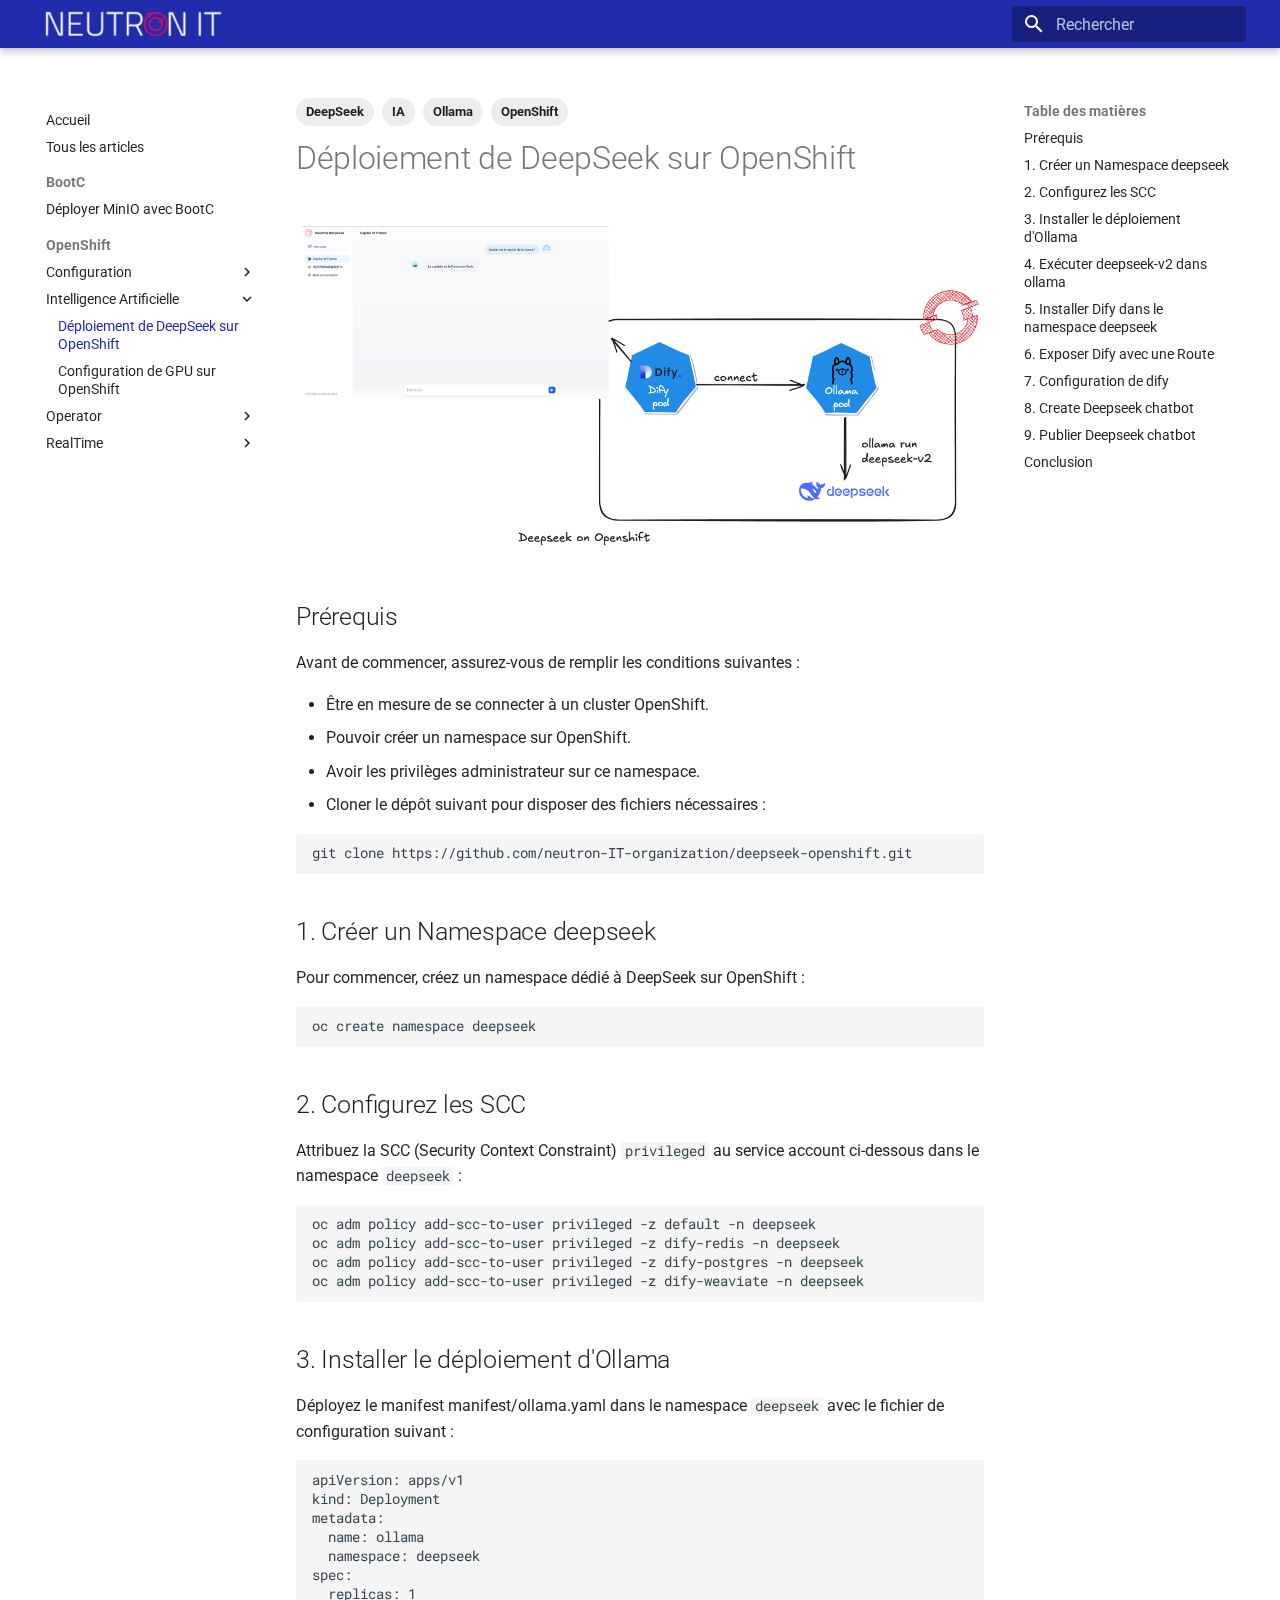
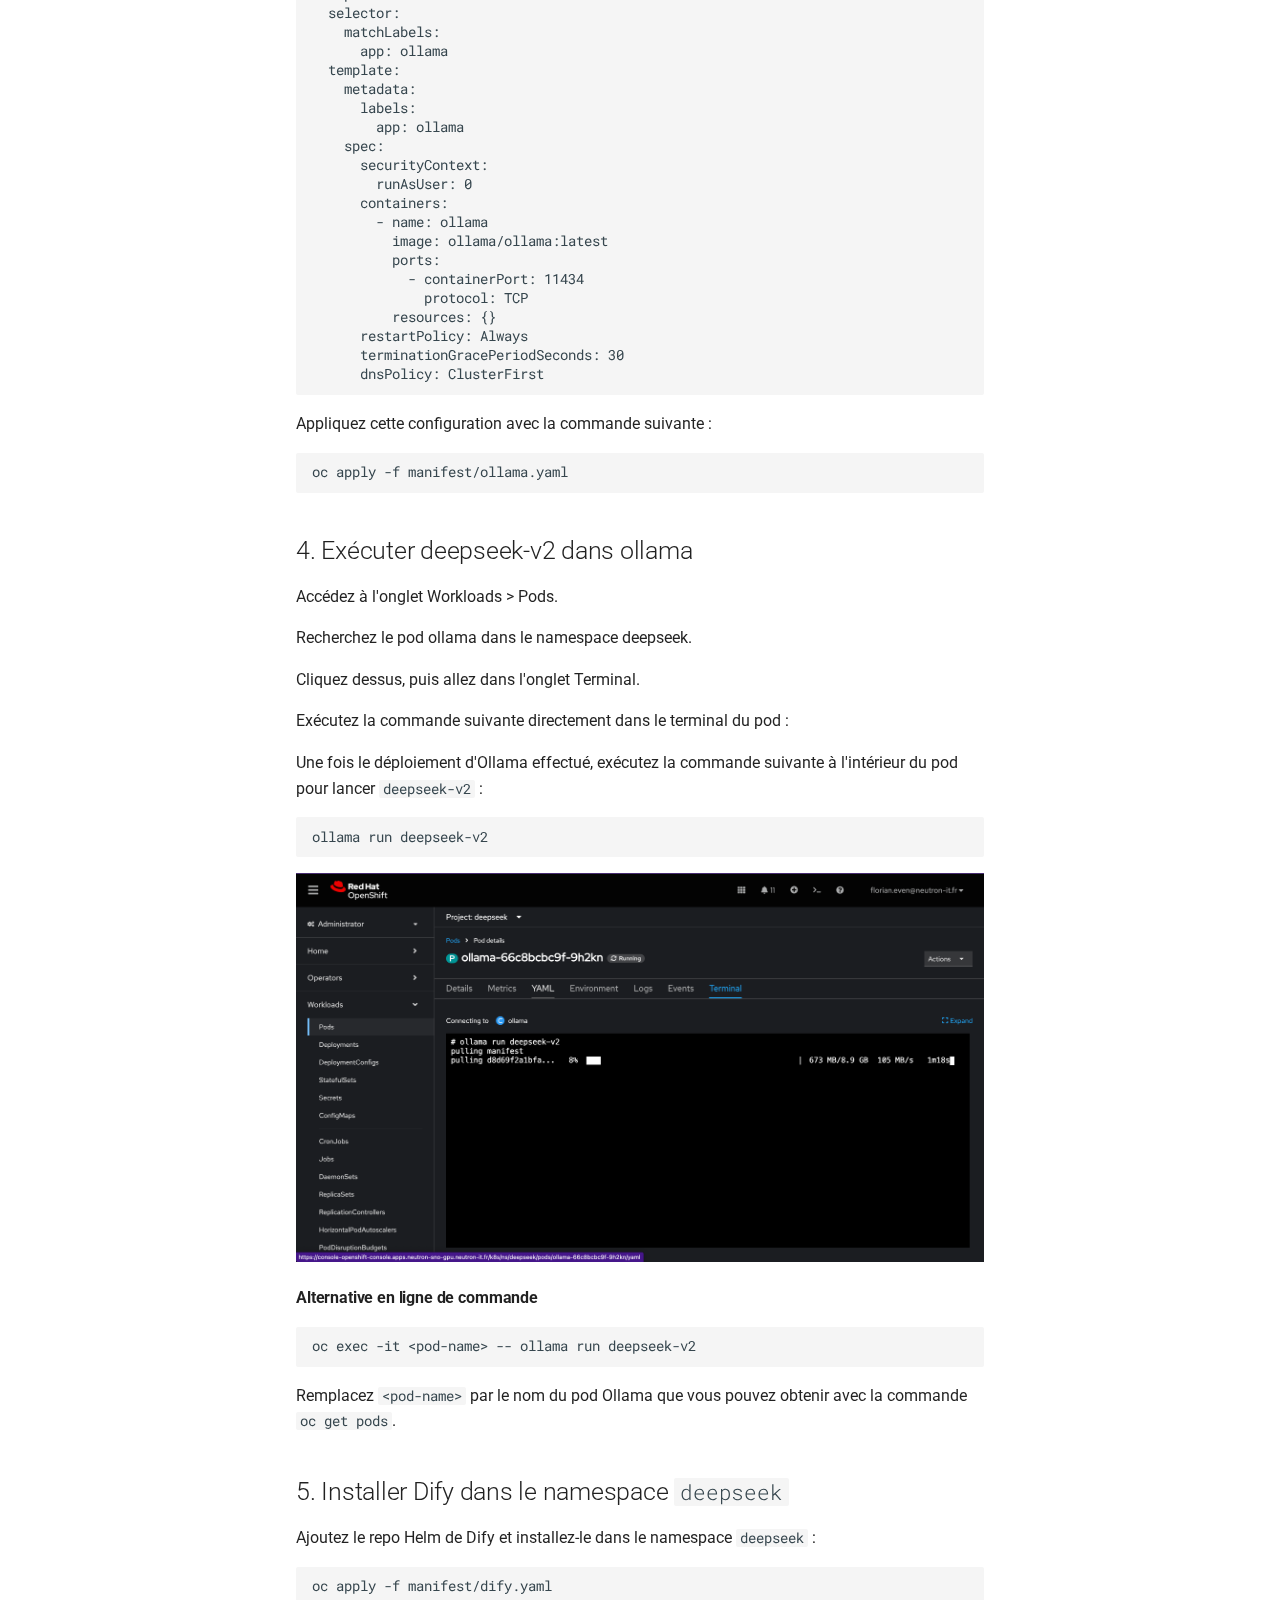
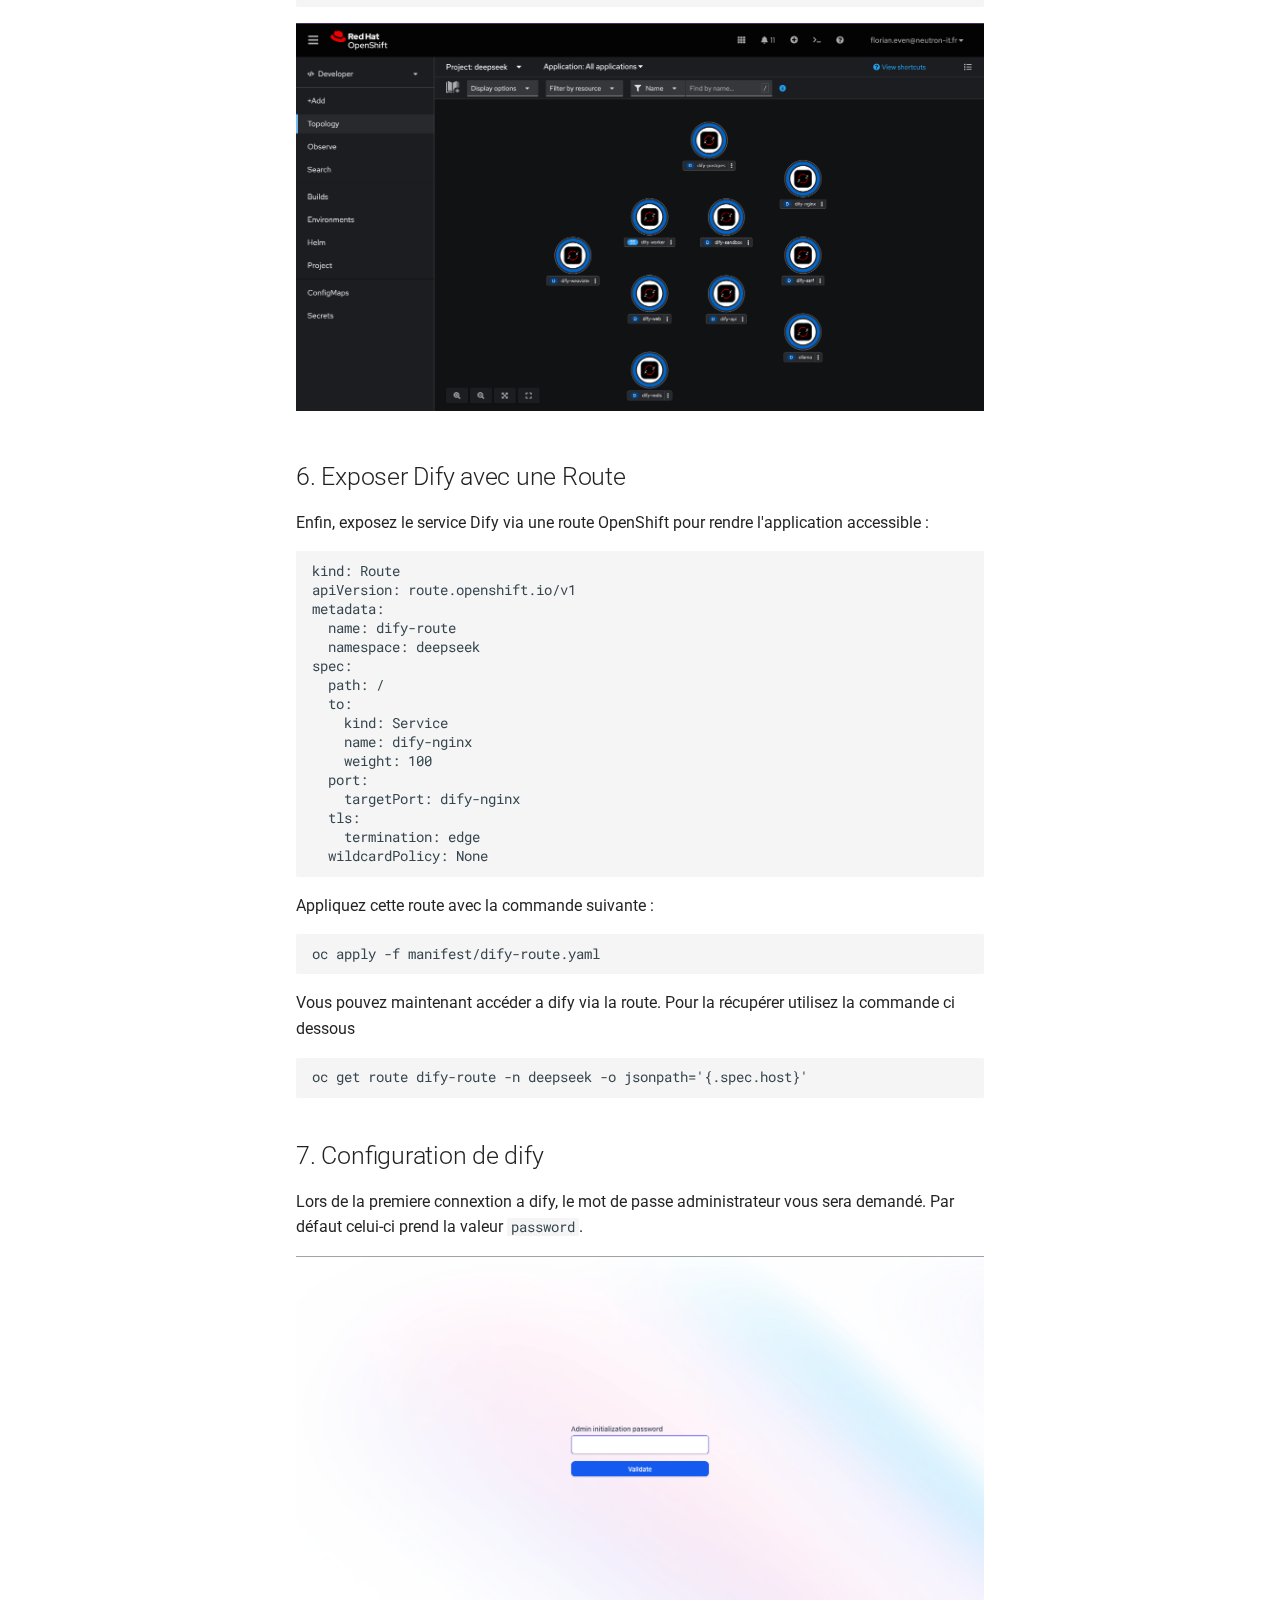
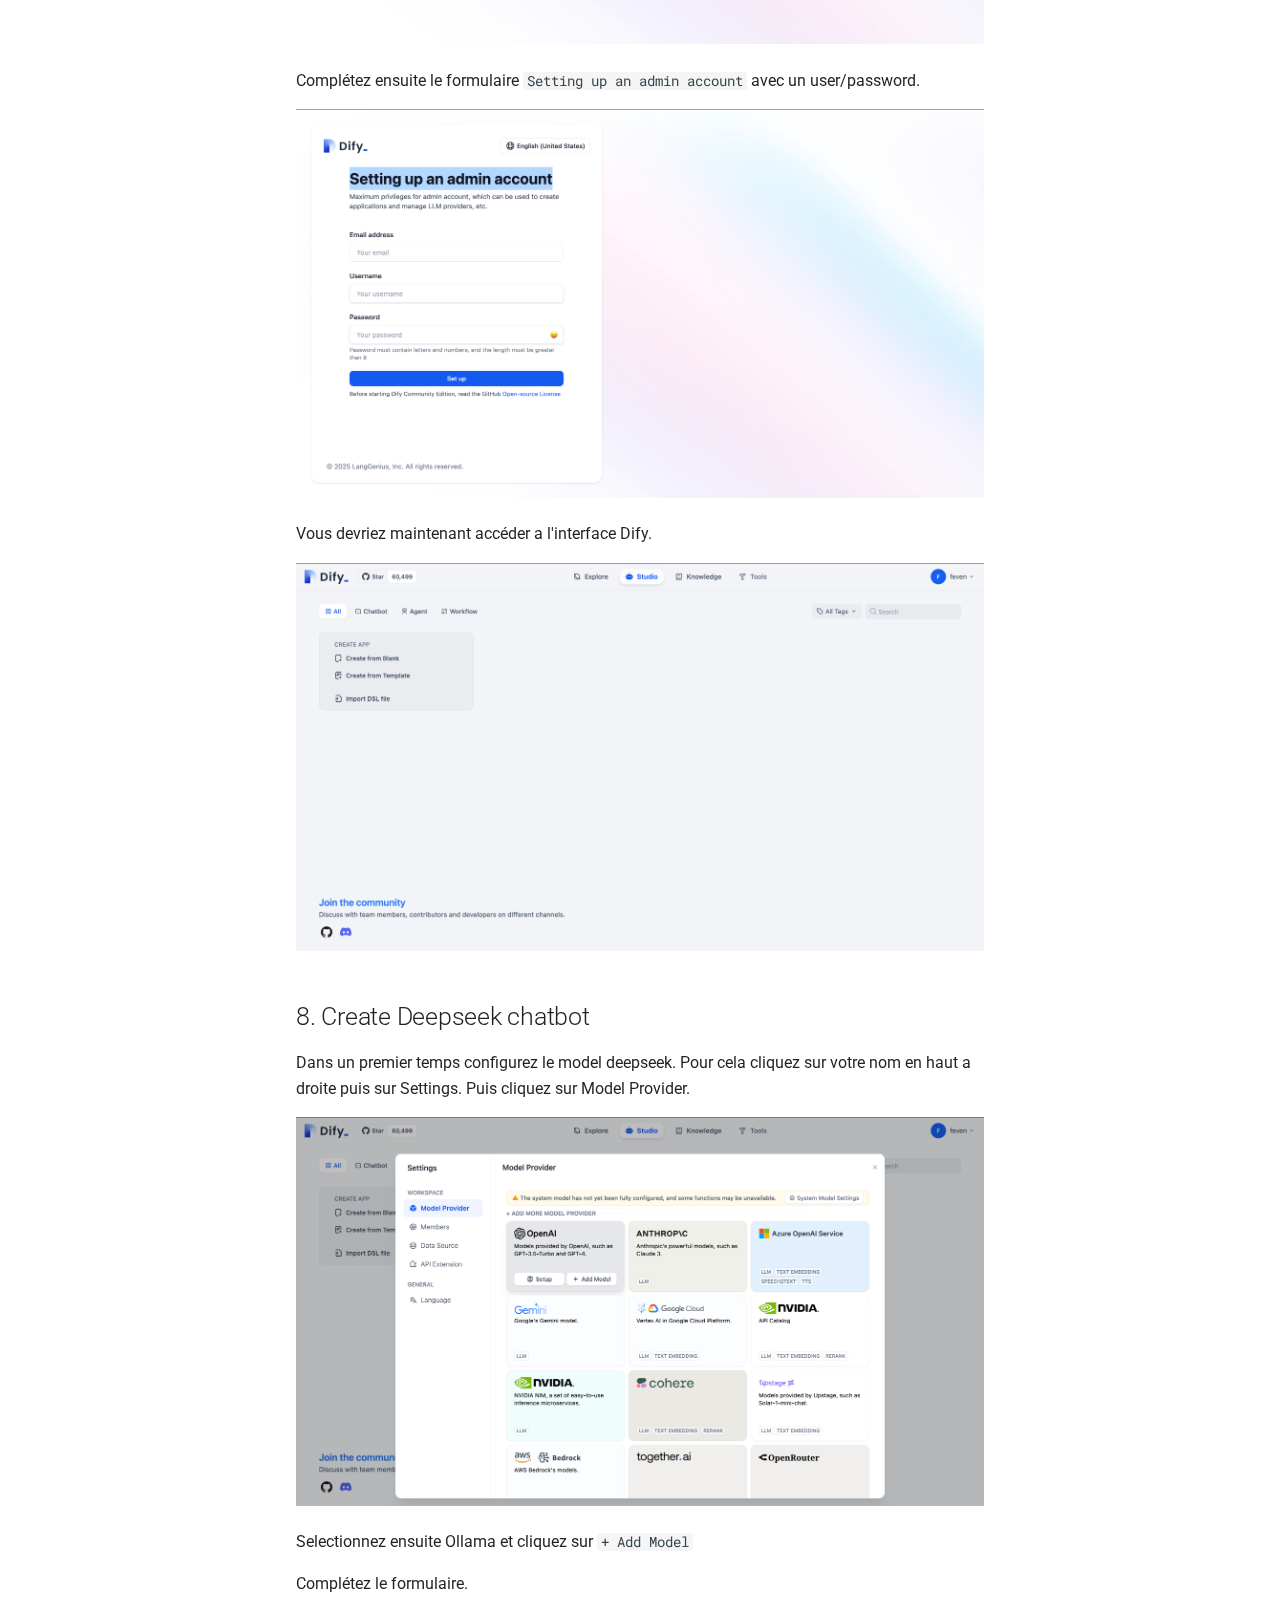
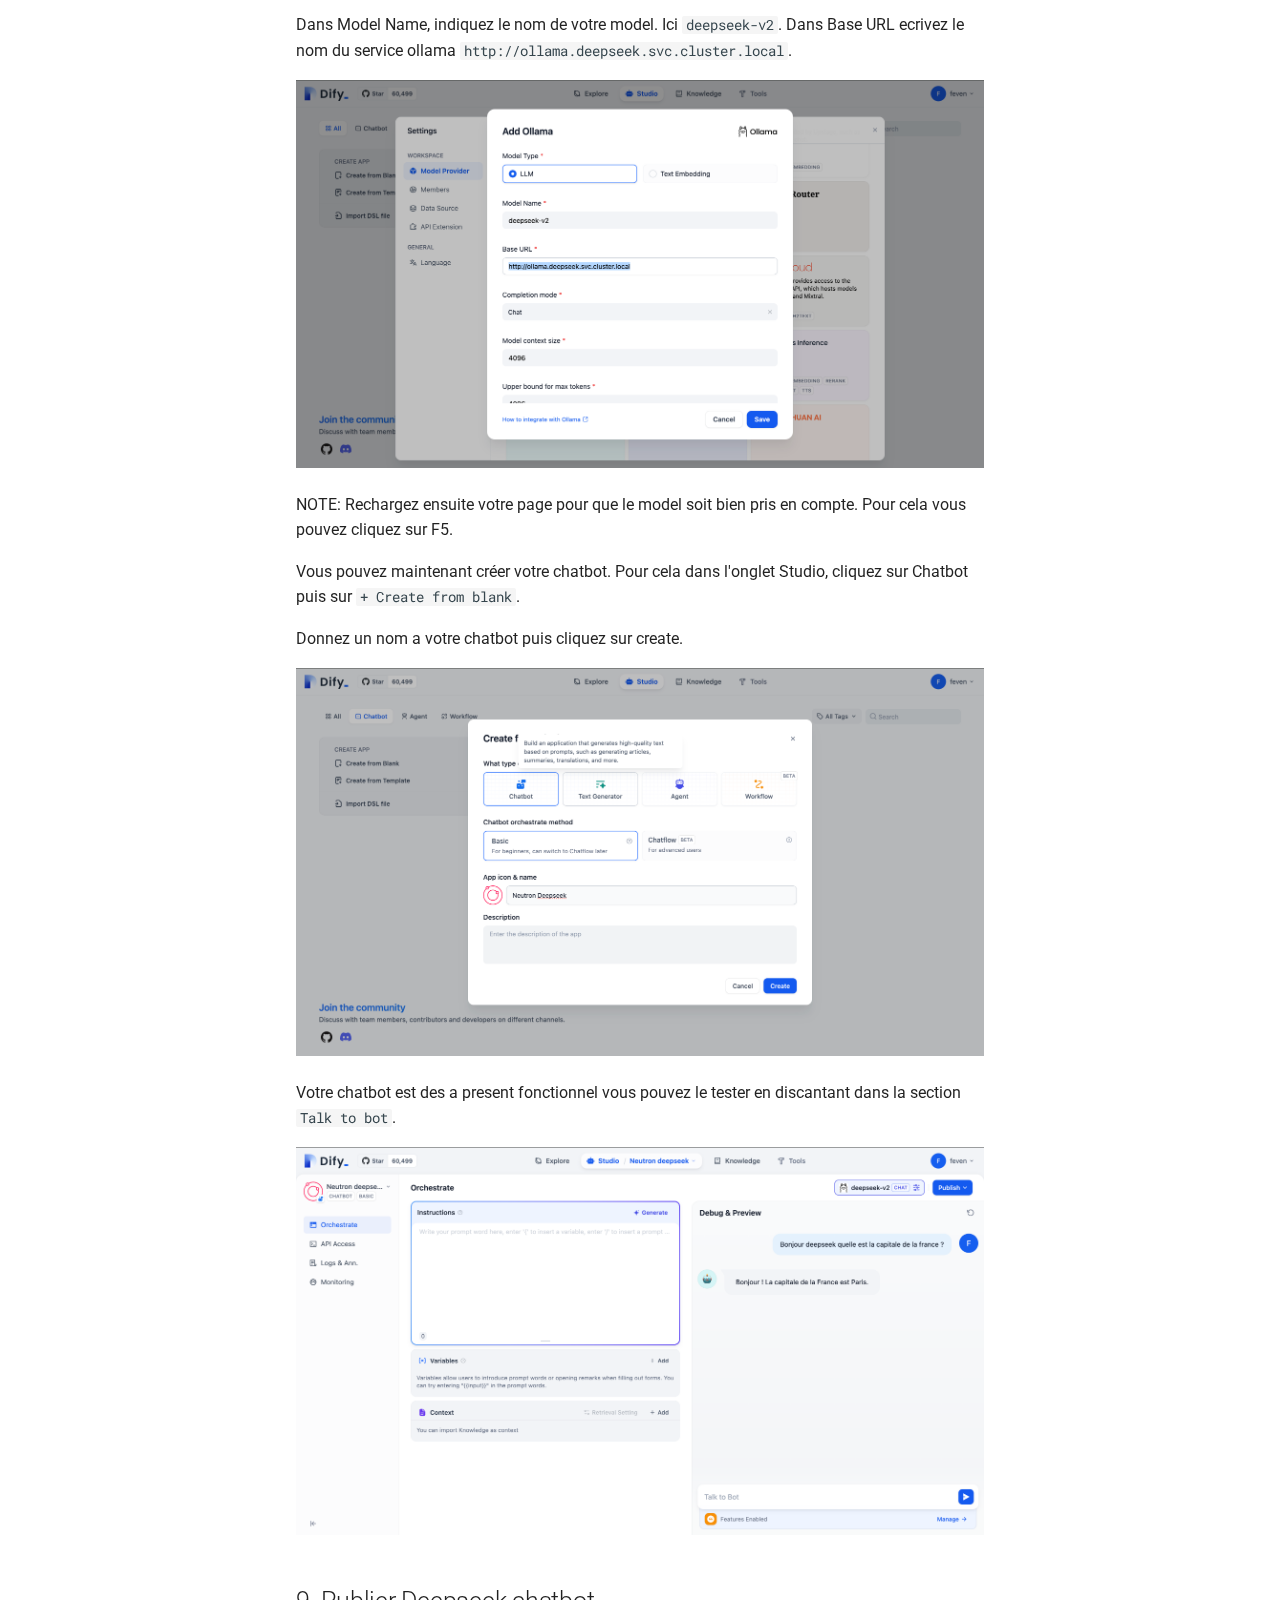
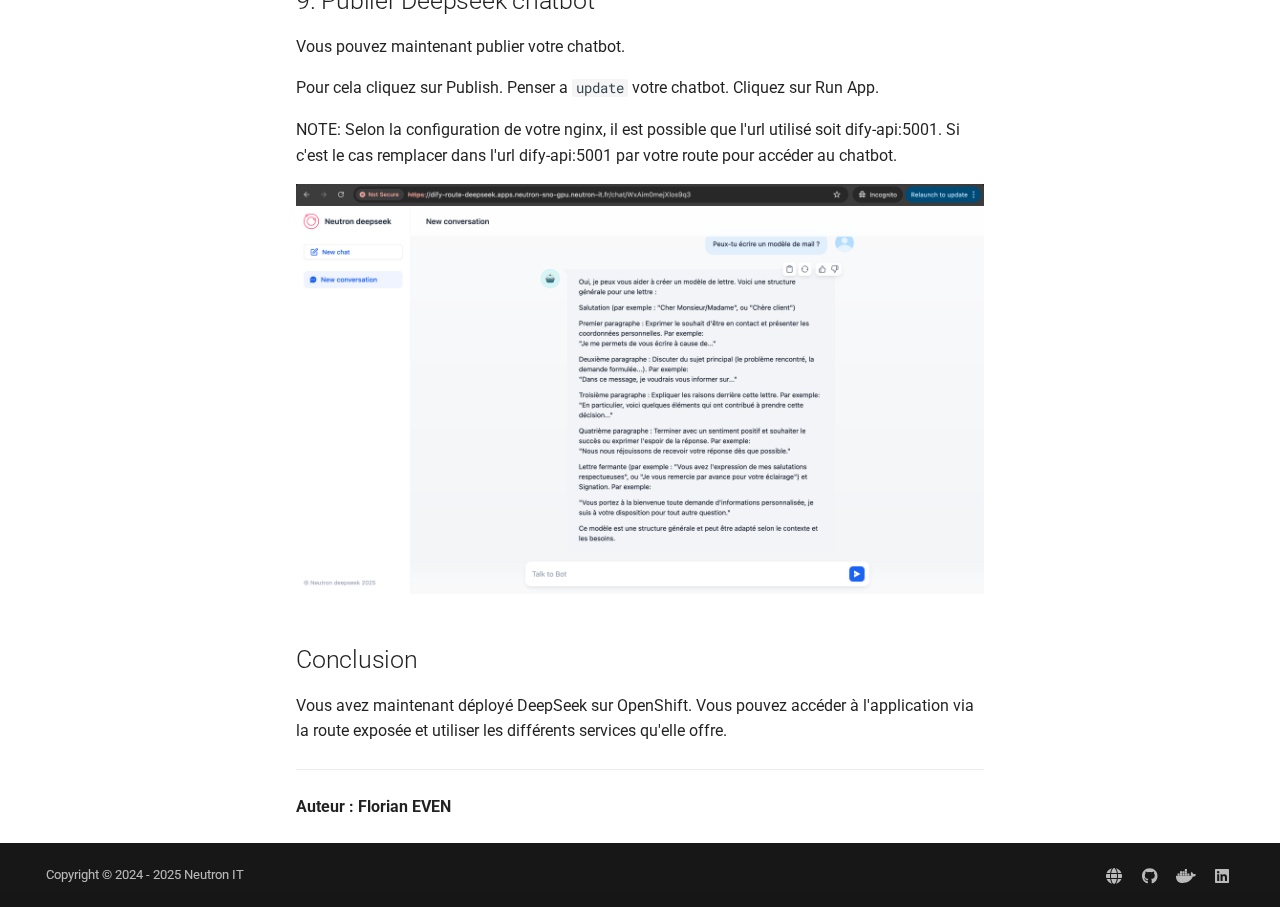
<file: OpenShift/Intelligence-Artificielle/DeepSeek/index.html>
<!doctype html>
<html lang="fr" class="no-js">
  <head>
    
      <meta charset="utf-8">
      <meta name="viewport" content="width=device-width,initial-scale=1">
      
      
      
        <link rel="canonical" href="https://blog.neutron-it.fr/OpenShift/Intelligence-Artificielle/DeepSeek/">
      
      
        <link rel="prev" href="../../Configuration/openshift-image-registry/">
      
      
        <link rel="next" href="../SharedGPU/">
      
      
      <link rel="icon" href="../../../assets/favicon.png">
      <meta name="generator" content="mkdocs-1.6.1, mkdocs-material-9.6.9">
    
    
      
        <title>Déploiement de DeepSeek sur OpenShift - </title>
      
    
    
      <link rel="stylesheet" href="../../../assets/stylesheets/main.4af4bdda.min.css">
      
        
        <link rel="stylesheet" href="../../../assets/stylesheets/palette.06af60db.min.css">
      
      


    
    
      
    
    
      
        
        
        <link rel="preconnect" href="https://fonts.gstatic.com" crossorigin>
        <link rel="stylesheet" href="https://fonts.googleapis.com/css?family=Roboto:300,300i,400,400i,700,700i%7CRoboto+Mono:400,400i,700,700i&display=fallback">
        <style>:root{--md-text-font:"Roboto";--md-code-font:"Roboto Mono"}</style>
      
    
    
      <link rel="stylesheet" href="../../../stylesheets/extra.css">
    
    <script>__md_scope=new URL("../../..",location),__md_hash=e=>[...e].reduce(((e,_)=>(e<<5)-e+_.charCodeAt(0)),0),__md_get=(e,_=localStorage,t=__md_scope)=>JSON.parse(_.getItem(t.pathname+"."+e)),__md_set=(e,_,t=localStorage,a=__md_scope)=>{try{t.setItem(a.pathname+"."+e,JSON.stringify(_))}catch(e){}}</script>
    
      

    
    
    
  </head>
  
  
    
    
    
    
    
    <body dir="ltr" data-md-color-scheme="neutron-it" data-md-color-primary="indigo" data-md-color-accent="indigo">
  
    
    <input class="md-toggle" data-md-toggle="drawer" type="checkbox" id="__drawer" autocomplete="off">
    <input class="md-toggle" data-md-toggle="search" type="checkbox" id="__search" autocomplete="off">
    <label class="md-overlay" for="__drawer"></label>
    <div data-md-component="skip">
      
        
        <a href="#prerequis" class="md-skip">
          Aller au contenu
        </a>
      
    </div>
    <div data-md-component="announce">
      
    </div>
    
    
      

  

<header class="md-header md-header--shadow" data-md-component="header">
  <nav class="md-header__inner md-grid" aria-label="En-tête">
    <a href="../../.." title="" class="md-header__button md-logo" aria-label="" data-md-component="logo">
      
  <img src="../../../assets/logo.png" alt="logo">

    </a>
    <label class="md-header__button md-icon" for="__drawer">
      
      <svg xmlns="http://www.w3.org/2000/svg" viewBox="0 0 24 24"><path d="M3 6h18v2H3zm0 5h18v2H3zm0 5h18v2H3z"/></svg>
    </label>
    <div class="md-header__title" data-md-component="header-title">
      <div class="md-header__ellipsis">
        <div class="md-header__topic">
          <span class="md-ellipsis">
            
          </span>
        </div>
        <div class="md-header__topic" data-md-component="header-topic">
          <span class="md-ellipsis">
            
              Déploiement de DeepSeek sur OpenShift
            
          </span>
        </div>
      </div>
    </div>
    
      
    
    
    
    
      <label class="md-header__button md-icon" for="__search">
        
        <svg xmlns="http://www.w3.org/2000/svg" viewBox="0 0 24 24"><path d="M9.5 3A6.5 6.5 0 0 1 16 9.5c0 1.61-.59 3.09-1.56 4.23l.27.27h.79l5 5-1.5 1.5-5-5v-.79l-.27-.27A6.52 6.52 0 0 1 9.5 16 6.5 6.5 0 0 1 3 9.5 6.5 6.5 0 0 1 9.5 3m0 2C7 5 5 7 5 9.5S7 14 9.5 14 14 12 14 9.5 12 5 9.5 5"/></svg>
      </label>
      <div class="md-search" data-md-component="search" role="dialog">
  <label class="md-search__overlay" for="__search"></label>
  <div class="md-search__inner" role="search">
    <form class="md-search__form" name="search">
      <input type="text" class="md-search__input" name="query" aria-label="Rechercher" placeholder="Rechercher" autocapitalize="off" autocorrect="off" autocomplete="off" spellcheck="false" data-md-component="search-query" required>
      <label class="md-search__icon md-icon" for="__search">
        
        <svg xmlns="http://www.w3.org/2000/svg" viewBox="0 0 24 24"><path d="M9.5 3A6.5 6.5 0 0 1 16 9.5c0 1.61-.59 3.09-1.56 4.23l.27.27h.79l5 5-1.5 1.5-5-5v-.79l-.27-.27A6.52 6.52 0 0 1 9.5 16 6.5 6.5 0 0 1 3 9.5 6.5 6.5 0 0 1 9.5 3m0 2C7 5 5 7 5 9.5S7 14 9.5 14 14 12 14 9.5 12 5 9.5 5"/></svg>
        
        <svg xmlns="http://www.w3.org/2000/svg" viewBox="0 0 24 24"><path d="M20 11v2H8l5.5 5.5-1.42 1.42L4.16 12l7.92-7.92L13.5 5.5 8 11z"/></svg>
      </label>
      <nav class="md-search__options" aria-label="Recherche">
        
          <a href="javascript:void(0)" class="md-search__icon md-icon" title="Partager" aria-label="Partager" data-clipboard data-clipboard-text="" data-md-component="search-share" tabindex="-1">
            
            <svg xmlns="http://www.w3.org/2000/svg" viewBox="0 0 24 24"><path d="M18 16.08c-.76 0-1.44.3-1.96.77L8.91 12.7c.05-.23.09-.46.09-.7s-.04-.47-.09-.7l7.05-4.11c.54.5 1.25.81 2.04.81a3 3 0 0 0 3-3 3 3 0 0 0-3-3 3 3 0 0 0-3 3c0 .24.04.47.09.7L8.04 9.81C7.5 9.31 6.79 9 6 9a3 3 0 0 0-3 3 3 3 0 0 0 3 3c.79 0 1.5-.31 2.04-.81l7.12 4.15c-.05.21-.08.43-.08.66 0 1.61 1.31 2.91 2.92 2.91s2.92-1.3 2.92-2.91A2.92 2.92 0 0 0 18 16.08"/></svg>
          </a>
        
        <button type="reset" class="md-search__icon md-icon" title="Effacer" aria-label="Effacer" tabindex="-1">
          
          <svg xmlns="http://www.w3.org/2000/svg" viewBox="0 0 24 24"><path d="M19 6.41 17.59 5 12 10.59 6.41 5 5 6.41 10.59 12 5 17.59 6.41 19 12 13.41 17.59 19 19 17.59 13.41 12z"/></svg>
        </button>
      </nav>
      
        <div class="md-search__suggest" data-md-component="search-suggest"></div>
      
    </form>
    <div class="md-search__output">
      <div class="md-search__scrollwrap" tabindex="0" data-md-scrollfix>
        <div class="md-search-result" data-md-component="search-result">
          <div class="md-search-result__meta">
            Initialisation de la recherche
          </div>
          <ol class="md-search-result__list" role="presentation"></ol>
        </div>
      </div>
    </div>
  </div>
</div>
    
    
  </nav>
  
</header>
    
    <div class="md-container" data-md-component="container">
      
      
        
          
        
      
      <main class="md-main" data-md-component="main">
        <div class="md-main__inner md-grid">
          
            
              
              <div class="md-sidebar md-sidebar--primary" data-md-component="sidebar" data-md-type="navigation" >
                <div class="md-sidebar__scrollwrap">
                  <div class="md-sidebar__inner">
                    



<nav class="md-nav md-nav--primary" aria-label="Navigation" data-md-level="0">
  <label class="md-nav__title" for="__drawer">
    <a href="../../.." title="" class="md-nav__button md-logo" aria-label="" data-md-component="logo">
      
  <img src="../../../assets/logo.png" alt="logo">

    </a>
    
  </label>
  
  <ul class="md-nav__list" data-md-scrollfix>
    
      
      
  
  
  
  
    <li class="md-nav__item">
      <a href="../../.." class="md-nav__link">
        
  
  <span class="md-ellipsis">
    Accueil
    
  </span>
  

      </a>
    </li>
  

    
      
      
  
  
  
  
    <li class="md-nav__item">
      <a href="../../../tags/" class="md-nav__link">
        
  
  <span class="md-ellipsis">
    Tous les articles
    
  </span>
  

      </a>
    </li>
  

    
      
      
  
  
  
  
    
    
      
        
      
    
    
      
        
        
      
    
    
    <li class="md-nav__item md-nav__item--section md-nav__item--nested">
      
        
        
        <input class="md-nav__toggle md-toggle " type="checkbox" id="__nav_3" >
        
          
          <label class="md-nav__link" for="__nav_3" id="__nav_3_label" tabindex="">
            
  
  <span class="md-ellipsis">
    BootC
    
  </span>
  

            <span class="md-nav__icon md-icon"></span>
          </label>
        
        <nav class="md-nav" data-md-level="1" aria-labelledby="__nav_3_label" aria-expanded="false">
          <label class="md-nav__title" for="__nav_3">
            <span class="md-nav__icon md-icon"></span>
            BootC
          </label>
          <ul class="md-nav__list" data-md-scrollfix>
            
              
                
  
  
  
  
    <li class="md-nav__item">
      <a href="../../../BootC/MinIO/" class="md-nav__link">
        
  
  <span class="md-ellipsis">
    Déployer MinIO avec BootC
    
  </span>
  

      </a>
    </li>
  

              
            
          </ul>
        </nav>
      
    </li>
  

    
      
      
  
  
    
  
  
  
    
    
      
        
      
        
      
        
      
        
      
    
    
      
        
        
      
    
    
    <li class="md-nav__item md-nav__item--active md-nav__item--section md-nav__item--nested">
      
        
        
        <input class="md-nav__toggle md-toggle " type="checkbox" id="__nav_4" checked>
        
          
          <label class="md-nav__link" for="__nav_4" id="__nav_4_label" tabindex="">
            
  
  <span class="md-ellipsis">
    OpenShift
    
  </span>
  

            <span class="md-nav__icon md-icon"></span>
          </label>
        
        <nav class="md-nav" data-md-level="1" aria-labelledby="__nav_4_label" aria-expanded="true">
          <label class="md-nav__title" for="__nav_4">
            <span class="md-nav__icon md-icon"></span>
            OpenShift
          </label>
          <ul class="md-nav__list" data-md-scrollfix>
            
              
                
  
  
  
  
    
    
      
        
      
    
    
      
    
    
    <li class="md-nav__item md-nav__item--nested">
      
        
        
        <input class="md-nav__toggle md-toggle " type="checkbox" id="__nav_4_1" >
        
          
          <label class="md-nav__link" for="__nav_4_1" id="__nav_4_1_label" tabindex="0">
            
  
  <span class="md-ellipsis">
    Configuration
    
  </span>
  

            <span class="md-nav__icon md-icon"></span>
          </label>
        
        <nav class="md-nav" data-md-level="2" aria-labelledby="__nav_4_1_label" aria-expanded="false">
          <label class="md-nav__title" for="__nav_4_1">
            <span class="md-nav__icon md-icon"></span>
            Configuration
          </label>
          <ul class="md-nav__list" data-md-scrollfix>
            
              
                
  
  
  
  
    <li class="md-nav__item">
      <a href="../../Configuration/openshift-image-registry/" class="md-nav__link">
        
  
  <span class="md-ellipsis">
    Comment exposer la registry interne OpenShift ?
    
  </span>
  

      </a>
    </li>
  

              
            
          </ul>
        </nav>
      
    </li>
  

              
            
              
                
  
  
    
  
  
  
    
    
      
        
      
        
      
    
    
      
    
    
    <li class="md-nav__item md-nav__item--active md-nav__item--nested">
      
        
        
        <input class="md-nav__toggle md-toggle " type="checkbox" id="__nav_4_2" checked>
        
          
          <label class="md-nav__link" for="__nav_4_2" id="__nav_4_2_label" tabindex="0">
            
  
  <span class="md-ellipsis">
    Intelligence Artificielle
    
  </span>
  

            <span class="md-nav__icon md-icon"></span>
          </label>
        
        <nav class="md-nav" data-md-level="2" aria-labelledby="__nav_4_2_label" aria-expanded="true">
          <label class="md-nav__title" for="__nav_4_2">
            <span class="md-nav__icon md-icon"></span>
            Intelligence Artificielle
          </label>
          <ul class="md-nav__list" data-md-scrollfix>
            
              
                
  
  
    
  
  
  
    <li class="md-nav__item md-nav__item--active">
      
      <input class="md-nav__toggle md-toggle" type="checkbox" id="__toc">
      
      
      
        <label class="md-nav__link md-nav__link--active" for="__toc">
          
  
  <span class="md-ellipsis">
    Déploiement de DeepSeek sur OpenShift
    
  </span>
  

          <span class="md-nav__icon md-icon"></span>
        </label>
      
      <a href="./" class="md-nav__link md-nav__link--active">
        
  
  <span class="md-ellipsis">
    Déploiement de DeepSeek sur OpenShift
    
  </span>
  

      </a>
      
        

<nav class="md-nav md-nav--secondary" aria-label="Table des matières">
  
  
  
  
    <label class="md-nav__title" for="__toc">
      <span class="md-nav__icon md-icon"></span>
      Table des matières
    </label>
    <ul class="md-nav__list" data-md-component="toc" data-md-scrollfix>
      
        <li class="md-nav__item">
  <a href="#prerequis" class="md-nav__link">
    <span class="md-ellipsis">
      Prérequis
    </span>
  </a>
  
</li>
      
        <li class="md-nav__item">
  <a href="#1-creer-un-namespace-deepseek" class="md-nav__link">
    <span class="md-ellipsis">
      1. Créer un Namespace deepseek
    </span>
  </a>
  
</li>
      
        <li class="md-nav__item">
  <a href="#2-configurez-les-scc" class="md-nav__link">
    <span class="md-ellipsis">
      2. Configurez les SCC
    </span>
  </a>
  
</li>
      
        <li class="md-nav__item">
  <a href="#3-installer-le-deploiement-dollama" class="md-nav__link">
    <span class="md-ellipsis">
      3. Installer le déploiement d'Ollama
    </span>
  </a>
  
</li>
      
        <li class="md-nav__item">
  <a href="#4-executer-deepseek-v2-dans-ollama" class="md-nav__link">
    <span class="md-ellipsis">
      4. Exécuter deepseek-v2 dans ollama
    </span>
  </a>
  
</li>
      
        <li class="md-nav__item">
  <a href="#5-installer-dify-dans-le-namespace-deepseek" class="md-nav__link">
    <span class="md-ellipsis">
      5. Installer Dify dans le namespace deepseek
    </span>
  </a>
  
</li>
      
        <li class="md-nav__item">
  <a href="#6-exposer-dify-avec-une-route" class="md-nav__link">
    <span class="md-ellipsis">
      6. Exposer Dify avec une Route
    </span>
  </a>
  
</li>
      
        <li class="md-nav__item">
  <a href="#7-configuration-de-dify" class="md-nav__link">
    <span class="md-ellipsis">
      7. Configuration de dify
    </span>
  </a>
  
</li>
      
        <li class="md-nav__item">
  <a href="#8-create-deepseek-chatbot" class="md-nav__link">
    <span class="md-ellipsis">
      8. Create Deepseek chatbot
    </span>
  </a>
  
</li>
      
        <li class="md-nav__item">
  <a href="#9-publier-deepseek-chatbot" class="md-nav__link">
    <span class="md-ellipsis">
      9. Publier Deepseek chatbot
    </span>
  </a>
  
</li>
      
        <li class="md-nav__item">
  <a href="#conclusion" class="md-nav__link">
    <span class="md-ellipsis">
      Conclusion
    </span>
  </a>
  
</li>
      
    </ul>
  
</nav>
      
    </li>
  

              
            
              
                
  
  
  
  
    <li class="md-nav__item">
      <a href="../SharedGPU/" class="md-nav__link">
        
  
  <span class="md-ellipsis">
    Configuration de GPU sur OpenShift
    
  </span>
  

      </a>
    </li>
  

              
            
          </ul>
        </nav>
      
    </li>
  

              
            
              
                
  
  
  
  
    
    
      
        
      
    
    
      
    
    
    <li class="md-nav__item md-nav__item--nested">
      
        
        
        <input class="md-nav__toggle md-toggle " type="checkbox" id="__nav_4_3" >
        
          
          <label class="md-nav__link" for="__nav_4_3" id="__nav_4_3_label" tabindex="0">
            
  
  <span class="md-ellipsis">
    Operator
    
  </span>
  

            <span class="md-nav__icon md-icon"></span>
          </label>
        
        <nav class="md-nav" data-md-level="2" aria-labelledby="__nav_4_3_label" aria-expanded="false">
          <label class="md-nav__title" for="__nav_4_3">
            <span class="md-nav__icon md-icon"></span>
            Operator
          </label>
          <ul class="md-nav__list" data-md-scrollfix>
            
              
                
  
  
  
  
    <li class="md-nav__item">
      <a href="../../Operator/Vaultwarden/" class="md-nav__link">
        
  
  <span class="md-ellipsis">
    Création d'un Operator sur OpenShift avec Vaultwarden
    
  </span>
  

      </a>
    </li>
  

              
            
          </ul>
        </nav>
      
    </li>
  

              
            
              
                
  
  
  
  
    
    
      
        
      
    
    
      
    
    
    <li class="md-nav__item md-nav__item--nested">
      
        
        
        <input class="md-nav__toggle md-toggle " type="checkbox" id="__nav_4_4" >
        
          
          <label class="md-nav__link" for="__nav_4_4" id="__nav_4_4_label" tabindex="0">
            
  
  <span class="md-ellipsis">
    RealTime
    
  </span>
  

            <span class="md-nav__icon md-icon"></span>
          </label>
        
        <nav class="md-nav" data-md-level="2" aria-labelledby="__nav_4_4_label" aria-expanded="false">
          <label class="md-nav__title" for="__nav_4_4">
            <span class="md-nav__icon md-icon"></span>
            RealTime
          </label>
          <ul class="md-nav__list" data-md-scrollfix>
            
              
                
  
  
  
  
    <li class="md-nav__item">
      <a href="../../RealTime/RealTime/" class="md-nav__link">
        
  
  <span class="md-ellipsis">
    Utiliser les capacités temps réel d'OpenShift
    
  </span>
  

      </a>
    </li>
  

              
            
          </ul>
        </nav>
      
    </li>
  

              
            
          </ul>
        </nav>
      
    </li>
  

    
  </ul>
</nav>
                  </div>
                </div>
              </div>
            
            
              
              <div class="md-sidebar md-sidebar--secondary" data-md-component="sidebar" data-md-type="toc" >
                <div class="md-sidebar__scrollwrap">
                  <div class="md-sidebar__inner">
                    

<nav class="md-nav md-nav--secondary" aria-label="Table des matières">
  
  
  
  
    <label class="md-nav__title" for="__toc">
      <span class="md-nav__icon md-icon"></span>
      Table des matières
    </label>
    <ul class="md-nav__list" data-md-component="toc" data-md-scrollfix>
      
        <li class="md-nav__item">
  <a href="#prerequis" class="md-nav__link">
    <span class="md-ellipsis">
      Prérequis
    </span>
  </a>
  
</li>
      
        <li class="md-nav__item">
  <a href="#1-creer-un-namespace-deepseek" class="md-nav__link">
    <span class="md-ellipsis">
      1. Créer un Namespace deepseek
    </span>
  </a>
  
</li>
      
        <li class="md-nav__item">
  <a href="#2-configurez-les-scc" class="md-nav__link">
    <span class="md-ellipsis">
      2. Configurez les SCC
    </span>
  </a>
  
</li>
      
        <li class="md-nav__item">
  <a href="#3-installer-le-deploiement-dollama" class="md-nav__link">
    <span class="md-ellipsis">
      3. Installer le déploiement d'Ollama
    </span>
  </a>
  
</li>
      
        <li class="md-nav__item">
  <a href="#4-executer-deepseek-v2-dans-ollama" class="md-nav__link">
    <span class="md-ellipsis">
      4. Exécuter deepseek-v2 dans ollama
    </span>
  </a>
  
</li>
      
        <li class="md-nav__item">
  <a href="#5-installer-dify-dans-le-namespace-deepseek" class="md-nav__link">
    <span class="md-ellipsis">
      5. Installer Dify dans le namespace deepseek
    </span>
  </a>
  
</li>
      
        <li class="md-nav__item">
  <a href="#6-exposer-dify-avec-une-route" class="md-nav__link">
    <span class="md-ellipsis">
      6. Exposer Dify avec une Route
    </span>
  </a>
  
</li>
      
        <li class="md-nav__item">
  <a href="#7-configuration-de-dify" class="md-nav__link">
    <span class="md-ellipsis">
      7. Configuration de dify
    </span>
  </a>
  
</li>
      
        <li class="md-nav__item">
  <a href="#8-create-deepseek-chatbot" class="md-nav__link">
    <span class="md-ellipsis">
      8. Create Deepseek chatbot
    </span>
  </a>
  
</li>
      
        <li class="md-nav__item">
  <a href="#9-publier-deepseek-chatbot" class="md-nav__link">
    <span class="md-ellipsis">
      9. Publier Deepseek chatbot
    </span>
  </a>
  
</li>
      
        <li class="md-nav__item">
  <a href="#conclusion" class="md-nav__link">
    <span class="md-ellipsis">
      Conclusion
    </span>
  </a>
  
</li>
      
    </ul>
  
</nav>
                  </div>
                </div>
              </div>
            
          
          
            <div class="md-content" data-md-component="content">
              <article class="md-content__inner md-typeset">
                
                  

  <nav class="md-tags" >
    
      
      
      
        <a href="../../../tags/#tag:deepseek" class="md-tag">DeepSeek</a>
      
    
      
      
      
        <a href="../../../tags/#tag:ia" class="md-tag">IA</a>
      
    
      
      
      
        <a href="../../../tags/#tag:ollama" class="md-tag">Ollama</a>
      
    
      
      
      
        <a href="../../../tags/#tag:openshift" class="md-tag">OpenShift</a>
      
    
  </nav>



<h1 id="deploiement-de-deepseek-sur-openshift">Déploiement de DeepSeek sur OpenShift</h1>
<p><img alt="Deepseek main" src="../img/deepseek-main.png" /></p>
<h2 id="prerequis">Prérequis</h2>
<p>Avant de commencer, assurez-vous de remplir les conditions suivantes :</p>
<ul>
<li>Être en mesure de se connecter à un cluster OpenShift.</li>
<li>Pouvoir créer un namespace sur OpenShift.</li>
<li>Avoir les privilèges administrateur sur ce namespace.</li>
<li>Cloner le dépôt suivant pour disposer des fichiers nécessaires :</li>
</ul>
<pre><code class="language-shell">git clone https://github.com/neutron-IT-organization/deepseek-openshift.git
</code></pre>
<h2 id="1-creer-un-namespace-deepseek">1. Créer un Namespace deepseek</h2>
<p>Pour commencer, créez un namespace dédié à DeepSeek sur OpenShift :</p>
<pre><code class="language-shell">oc create namespace deepseek
</code></pre>
<h2 id="2-configurez-les-scc">2. Configurez les SCC</h2>
<p>Attribuez la SCC (Security Context Constraint) <code>privileged</code> au service account ci-dessous dans le namespace <code>deepseek</code> :</p>
<pre><code class="language-bash">oc adm policy add-scc-to-user privileged -z default -n deepseek
oc adm policy add-scc-to-user privileged -z dify-redis -n deepseek
oc adm policy add-scc-to-user privileged -z dify-postgres -n deepseek
oc adm policy add-scc-to-user privileged -z dify-weaviate -n deepseek
</code></pre>
<h2 id="3-installer-le-deploiement-dollama">3. Installer le déploiement d'Ollama</h2>
<p>Déployez le manifest manifest/ollama.yaml dans le namespace <code>deepseek</code> avec le fichier de configuration suivant :</p>
<pre><code class="language-yaml">apiVersion: apps/v1
kind: Deployment
metadata:
  name: ollama
  namespace: deepseek
spec:
  replicas: 1
  selector:
    matchLabels:
      app: ollama
  template:
    metadata:
      labels:
        app: ollama
    spec:
      securityContext:
        runAsUser: 0
      containers:
        - name: ollama
          image: ollama/ollama:latest
          ports:
            - containerPort: 11434
              protocol: TCP
          resources: {}
      restartPolicy: Always
      terminationGracePeriodSeconds: 30
      dnsPolicy: ClusterFirst
</code></pre>
<p>Appliquez cette configuration avec la commande suivante :</p>
<pre><code class="language-bash">oc apply -f manifest/ollama.yaml
</code></pre>
<h2 id="4-executer-deepseek-v2-dans-ollama">4. Exécuter deepseek-v2 dans ollama</h2>
<p>Accédez à l'onglet Workloads &gt; Pods.</p>
<p>Recherchez le pod ollama dans le namespace deepseek.</p>
<p>Cliquez dessus, puis allez dans l'onglet Terminal.</p>
<p>Exécutez la commande suivante directement dans le terminal du pod :</p>
<p>Une fois le déploiement d'Ollama effectué, exécutez la commande suivante à l'intérieur du pod pour lancer <code>deepseek-v2</code> :</p>
<pre><code class="language-shell">ollama run deepseek-v2
</code></pre>
<p><img alt="Ollama exec" src="../img/ollama-exec.png" /></p>
<h4 id="alternative-en-ligne-de-commande">Alternative en ligne de commande</h4>
<pre><code class="language-bash">oc exec -it &lt;pod-name&gt; -- ollama run deepseek-v2
</code></pre>
<p>Remplacez <code>&lt;pod-name&gt;</code> par le nom du pod Ollama que vous pouvez obtenir avec la commande <code>oc get pods</code>.</p>
<h2 id="5-installer-dify-dans-le-namespace-deepseek">5. Installer Dify dans le namespace <code>deepseek</code></h2>
<p>Ajoutez le repo Helm de Dify et installez-le dans le namespace <code>deepseek</code> :</p>
<pre><code class="language-bash">oc apply -f manifest/dify.yaml
</code></pre>
<p><img alt="Dify-topology" src="../img/dify-topology.png" /></p>
<h2 id="6-exposer-dify-avec-une-route">6. Exposer Dify avec une Route</h2>
<p>Enfin, exposez le service Dify via une route OpenShift pour rendre l'application accessible :</p>
<pre><code class="language-yaml">kind: Route
apiVersion: route.openshift.io/v1
metadata:
  name: dify-route
  namespace: deepseek
spec:
  path: /
  to:
    kind: Service
    name: dify-nginx
    weight: 100
  port:
    targetPort: dify-nginx
  tls:
    termination: edge
  wildcardPolicy: None
</code></pre>
<p>Appliquez cette route avec la commande suivante :</p>
<pre><code class="language-bash">oc apply -f manifest/dify-route.yaml
</code></pre>
<p>Vous pouvez maintenant accéder a dify via la route. Pour la récupérer utilisez la commande ci dessous </p>
<pre><code class="language-shell">oc get route dify-route -n deepseek -o jsonpath='{.spec.host}'
</code></pre>
<h2 id="7-configuration-de-dify">7. Configuration de dify</h2>
<p>Lors de la premiere connextion a dify, le mot de passe administrateur vous sera demandé. Par défaut celui-ci prend la valeur <code>password</code>.</p>
<p><img alt="Dify-admin-password" src="../img/admin-password.png" /></p>
<p>Complétez ensuite le formulaire <code>Setting up an admin account</code> avec un user/password.</p>
<p><img alt="setting-up-admin-account" src="../img/setting-up-admin-account.png" /></p>
<p>Vous devriez maintenant accéder a l'interface Dify.</p>
<p><img alt="dify-ui" src="../img/dify-ui.png" /></p>
<h2 id="8-create-deepseek-chatbot">8. Create Deepseek chatbot</h2>
<p>Dans un premier temps configurez le model deepseek. Pour cela cliquez sur votre nom en haut a droite puis sur Settings. Puis cliquez sur Model Provider.</p>
<p><img alt="model-provider" src="../img/model-provider.png" /></p>
<p>Selectionnez ensuite Ollama et cliquez sur <code>+ Add Model</code></p>
<p>Complétez le formulaire.</p>
<p>Dans Model Name, indiquez le nom de votre model. Ici <code>deepseek-v2</code>. Dans Base URL ecrivez le nom du service ollama <code>http://ollama.deepseek.svc.cluster.local</code>.</p>
<p><img alt="add-ollama" src="../img/add-ollama.png" /></p>
<p>NOTE: Rechargez ensuite votre page pour que le model soit bien pris en compte. Pour cela vous pouvez cliquez sur F5.</p>
<p>Vous pouvez maintenant créer votre chatbot. Pour cela dans l'onglet Studio, cliquez sur Chatbot puis sur <code>+ Create from blank</code>.</p>
<p>Donnez un nom a votre chatbot puis cliquez sur create.</p>
<p><img alt="neutron-deepseek" src="../img/neutron-deepseek.png" /></p>
<p>Votre chatbot est des a present fonctionnel vous pouvez le tester en discantant dans la section <code>Talk to bot</code>.</p>
<p><img alt="chatbot configure" src="../img/chatbot-configure.png" /></p>
<h2 id="9-publier-deepseek-chatbot">9. Publier Deepseek chatbot</h2>
<p>Vous pouvez maintenant publier votre chatbot.</p>
<p>Pour cela cliquez sur Publish. Penser a <code>update</code> votre chatbot. Cliquez sur Run App. </p>
<p>NOTE: Selon la configuration de votre nginx, il est possible que l'url utilisé soit dify-api:5001. Si c'est le cas remplacer dans l'url dify-api:5001 par votre route pour accéder au chatbot.</p>
<p><img alt="dify" src="../img/dify-chatbot.png" /></p>
<h2 id="conclusion">Conclusion</h2>
<p>Vous avez maintenant déployé DeepSeek sur OpenShift. Vous pouvez accéder à l'application via la route exposée et utiliser les différents services qu'elle offre.</p>
<hr />
<p><strong>Auteur : Florian EVEN</strong></p>







  
  






                
              </article>
            </div>
          
          
<script>var target=document.getElementById(location.hash.slice(1));target&&target.name&&(target.checked=target.name.startsWith("__tabbed_"))</script>
        </div>
        
          <button type="button" class="md-top md-icon" data-md-component="top" hidden>
  
  <svg xmlns="http://www.w3.org/2000/svg" viewBox="0 0 24 24"><path d="M13 20h-2V8l-5.5 5.5-1.42-1.42L12 4.16l7.92 7.92-1.42 1.42L13 8z"/></svg>
  Retour en haut de la page
</button>
        
      </main>
      
        <footer class="md-footer">
  
  <div class="md-footer-meta md-typeset">
    <div class="md-footer-meta__inner md-grid">
      <div class="md-copyright">
  
    <div class="md-copyright__highlight">
      Copyright &copy; 2024 - 2025 Neutron IT
    </div>
  
  
</div>
      
        <div class="md-social">
  
    
    
    
    
      
      
    
    <a href="https://neutron-it.fr" target="_blank" rel="noopener" title="neutron-it.fr" class="md-social__link">
      <svg xmlns="http://www.w3.org/2000/svg" viewBox="0 0 512 512"><!--! Font Awesome Free 6.7.2 by @fontawesome - https://fontawesome.com License - https://fontawesome.com/license/free (Icons: CC BY 4.0, Fonts: SIL OFL 1.1, Code: MIT License) Copyright 2024 Fonticons, Inc.--><path d="M352 256c0 22.2-1.2 43.6-3.3 64H163.4c-2.2-20.4-3.3-41.8-3.3-64s1.2-43.6 3.3-64h185.3c2.2 20.4 3.3 41.8 3.3 64m28.8-64h123.1c5.3 20.5 8.1 41.9 8.1 64s-2.8 43.5-8.1 64H380.8c2.1-20.6 3.2-42 3.2-64s-1.1-43.4-3.2-64m112.6-32H376.7c-10-63.9-29.8-117.4-55.3-151.6 78.3 20.7 142 77.5 171.9 151.6zm-149.1 0H167.7c6.1-36.4 15.5-68.6 27-94.7 10.5-23.6 22.2-40.7 33.5-51.5C239.4 3.2 248.7 0 256 0s16.6 3.2 27.8 13.8c11.3 10.8 23 27.9 33.5 51.5 11.6 26 20.9 58.2 27 94.7m-209 0H18.6c30-74.1 93.6-130.9 172-151.6-25.5 34.2-45.3 87.7-55.3 151.6M8.1 192h123.1c-2.1 20.6-3.2 42-3.2 64s1.1 43.4 3.2 64H8.1C2.8 299.5 0 278.1 0 256s2.8-43.5 8.1-64m186.6 254.6c-11.6-26-20.9-58.2-27-94.6h176.6c-6.1 36.4-15.5 68.6-27 94.6-10.5 23.6-22.2 40.7-33.5 51.5-11.2 10.7-20.5 13.9-27.8 13.9s-16.6-3.2-27.8-13.8c-11.3-10.8-23-27.9-33.5-51.5zM135.3 352c10 63.9 29.8 117.4 55.3 151.6-78.4-20.7-142-77.5-172-151.6zm358.1 0c-30 74.1-93.6 130.9-171.9 151.6 25.5-34.2 45.2-87.7 55.3-151.6h116.7z"/></svg>
    </a>
  
    
    
    
    
      
      
    
    <a href="https://github.com/neutron-IT-organization" target="_blank" rel="noopener" title="github.com" class="md-social__link">
      <svg xmlns="http://www.w3.org/2000/svg" viewBox="0 0 496 512"><!--! Font Awesome Free 6.7.2 by @fontawesome - https://fontawesome.com License - https://fontawesome.com/license/free (Icons: CC BY 4.0, Fonts: SIL OFL 1.1, Code: MIT License) Copyright 2024 Fonticons, Inc.--><path d="M165.9 397.4c0 2-2.3 3.6-5.2 3.6-3.3.3-5.6-1.3-5.6-3.6 0-2 2.3-3.6 5.2-3.6 3-.3 5.6 1.3 5.6 3.6m-31.1-4.5c-.7 2 1.3 4.3 4.3 4.9 2.6 1 5.6 0 6.2-2s-1.3-4.3-4.3-5.2c-2.6-.7-5.5.3-6.2 2.3m44.2-1.7c-2.9.7-4.9 2.6-4.6 4.9.3 2 2.9 3.3 5.9 2.6 2.9-.7 4.9-2.6 4.6-4.6-.3-1.9-3-3.2-5.9-2.9M244.8 8C106.1 8 0 113.3 0 252c0 110.9 69.8 205.8 169.5 239.2 12.8 2.3 17.3-5.6 17.3-12.1 0-6.2-.3-40.4-.3-61.4 0 0-70 15-84.7-29.8 0 0-11.4-29.1-27.8-36.6 0 0-22.9-15.7 1.6-15.4 0 0 24.9 2 38.6 25.8 21.9 38.6 58.6 27.5 72.9 20.9 2.3-16 8.8-27.1 16-33.7-55.9-6.2-112.3-14.3-112.3-110.5 0-27.5 7.6-41.3 23.6-58.9-2.6-6.5-11.1-33.3 2.6-67.9 20.9-6.5 69 27 69 27 20-5.6 41.5-8.5 62.8-8.5s42.8 2.9 62.8 8.5c0 0 48.1-33.6 69-27 13.7 34.7 5.2 61.4 2.6 67.9 16 17.7 25.8 31.5 25.8 58.9 0 96.5-58.9 104.2-114.8 110.5 9.2 7.9 17 22.9 17 46.4 0 33.7-.3 75.4-.3 83.6 0 6.5 4.6 14.4 17.3 12.1C428.2 457.8 496 362.9 496 252 496 113.3 383.5 8 244.8 8M97.2 352.9c-1.3 1-1 3.3.7 5.2 1.6 1.6 3.9 2.3 5.2 1 1.3-1 1-3.3-.7-5.2-1.6-1.6-3.9-2.3-5.2-1m-10.8-8.1c-.7 1.3.3 2.9 2.3 3.9 1.6 1 3.6.7 4.3-.7.7-1.3-.3-2.9-2.3-3.9-2-.6-3.6-.3-4.3.7m32.4 35.6c-1.6 1.3-1 4.3 1.3 6.2 2.3 2.3 5.2 2.6 6.5 1 1.3-1.3.7-4.3-1.3-6.2-2.2-2.3-5.2-2.6-6.5-1m-11.4-14.7c-1.6 1-1.6 3.6 0 5.9s4.3 3.3 5.6 2.3c1.6-1.3 1.6-3.9 0-6.2-1.4-2.3-4-3.3-5.6-2"/></svg>
    </a>
  
    
    
    
    
      
      
    
    <a href="https://quay.io/neutron-it" target="_blank" rel="noopener" title="quay.io" class="md-social__link">
      <svg xmlns="http://www.w3.org/2000/svg" viewBox="0 0 640 512"><!--! Font Awesome Free 6.7.2 by @fontawesome - https://fontawesome.com License - https://fontawesome.com/license/free (Icons: CC BY 4.0, Fonts: SIL OFL 1.1, Code: MIT License) Copyright 2024 Fonticons, Inc.--><path d="M349.9 236.3h-66.1v-59.4h66.1zm0-204.3h-66.1v60.7h66.1zm78.2 144.8H362v59.4h66.1zm-156.3-72.1h-66.1v60.1h66.1zm78.1 0h-66.1v60.1h66.1zm276.8 100c-14.4-9.7-47.6-13.2-73.1-8.4-3.3-24-16.7-44.9-41.1-63.7l-14-9.3-9.3 14c-18.4 27.8-23.4 73.6-3.7 103.8-8.7 4.7-25.8 11.1-48.4 10.7H2.4c-8.7 50.8 5.8 116.8 44 162.1 37.1 43.9 92.7 66.2 165.4 66.2 157.4 0 273.9-72.5 328.4-204.2 21.4.4 67.6.1 91.3-45.2 1.5-2.5 6.6-13.2 8.5-17.1zm-511.1-27.9h-66v59.4h66.1v-59.4zm78.1 0h-66.1v59.4h66.1zm78.1 0h-66.1v59.4h66.1zm-78.1-72.1h-66.1v60.1h66.1z"/></svg>
    </a>
  
    
    
    
    
      
      
    
    <a href="https://www.linkedin.com/company/neutron-it" target="_blank" rel="noopener" title="www.linkedin.com" class="md-social__link">
      <svg xmlns="http://www.w3.org/2000/svg" viewBox="0 0 448 512"><!--! Font Awesome Free 6.7.2 by @fontawesome - https://fontawesome.com License - https://fontawesome.com/license/free (Icons: CC BY 4.0, Fonts: SIL OFL 1.1, Code: MIT License) Copyright 2024 Fonticons, Inc.--><path d="M416 32H31.9C14.3 32 0 46.5 0 64.3v383.4C0 465.5 14.3 480 31.9 480H416c17.6 0 32-14.5 32-32.3V64.3c0-17.8-14.4-32.3-32-32.3M135.4 416H69V202.2h66.5V416zm-33.2-243c-21.3 0-38.5-17.3-38.5-38.5S80.9 96 102.2 96c21.2 0 38.5 17.3 38.5 38.5 0 21.3-17.2 38.5-38.5 38.5m282.1 243h-66.4V312c0-24.8-.5-56.7-34.5-56.7-34.6 0-39.9 27-39.9 54.9V416h-66.4V202.2h63.7v29.2h.9c8.9-16.8 30.6-34.5 62.9-34.5 67.2 0 79.7 44.3 79.7 101.9z"/></svg>
    </a>
  
</div>
      
    </div>
  </div>
</footer>
      
    </div>
    <div class="md-dialog" data-md-component="dialog">
      <div class="md-dialog__inner md-typeset"></div>
    </div>
    
    
    <script id="__config" type="application/json">{"base": "../../..", "features": ["navigation.indexes", "navigation.sections", "navigation.top", "search.suggest", "search.highlight", "search.share", "toc.follow"], "search": "../../../assets/javascripts/workers/search.f8cc74c7.min.js", "translations": {"clipboard.copied": "Copi\u00e9 dans le presse-papier", "clipboard.copy": "Copier dans le presse-papier", "search.result.more.one": "1 de plus sur cette page", "search.result.more.other": "# de plus sur cette page", "search.result.none": "Aucun document trouv\u00e9", "search.result.one": "1 document trouv\u00e9", "search.result.other": "# documents trouv\u00e9s", "search.result.placeholder": "Taper pour d\u00e9marrer la recherche", "search.result.term.missing": "Non trouv\u00e9", "select.version": "S\u00e9lectionner la version"}}</script>
    
    
      <script src="../../../assets/javascripts/bundle.c8b220af.min.js"></script>
      
    
  </body>
</html>
</file>
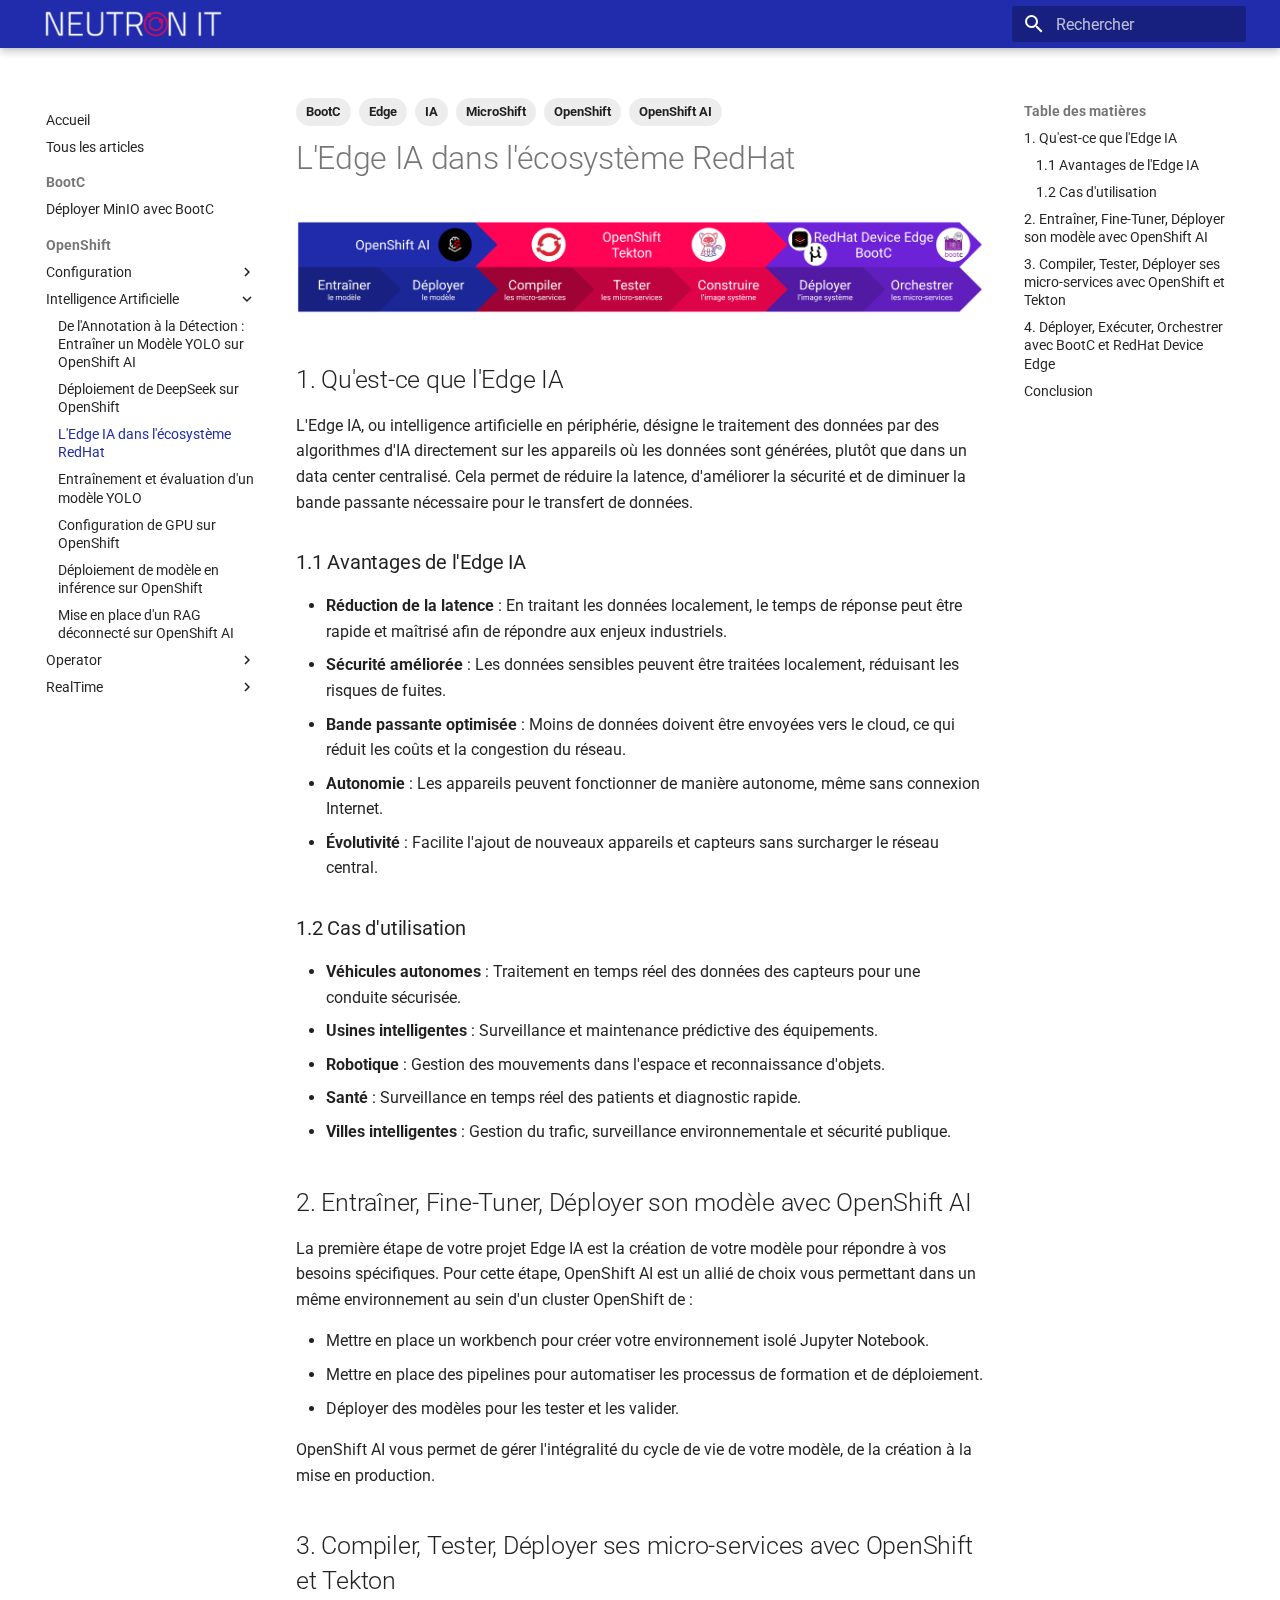
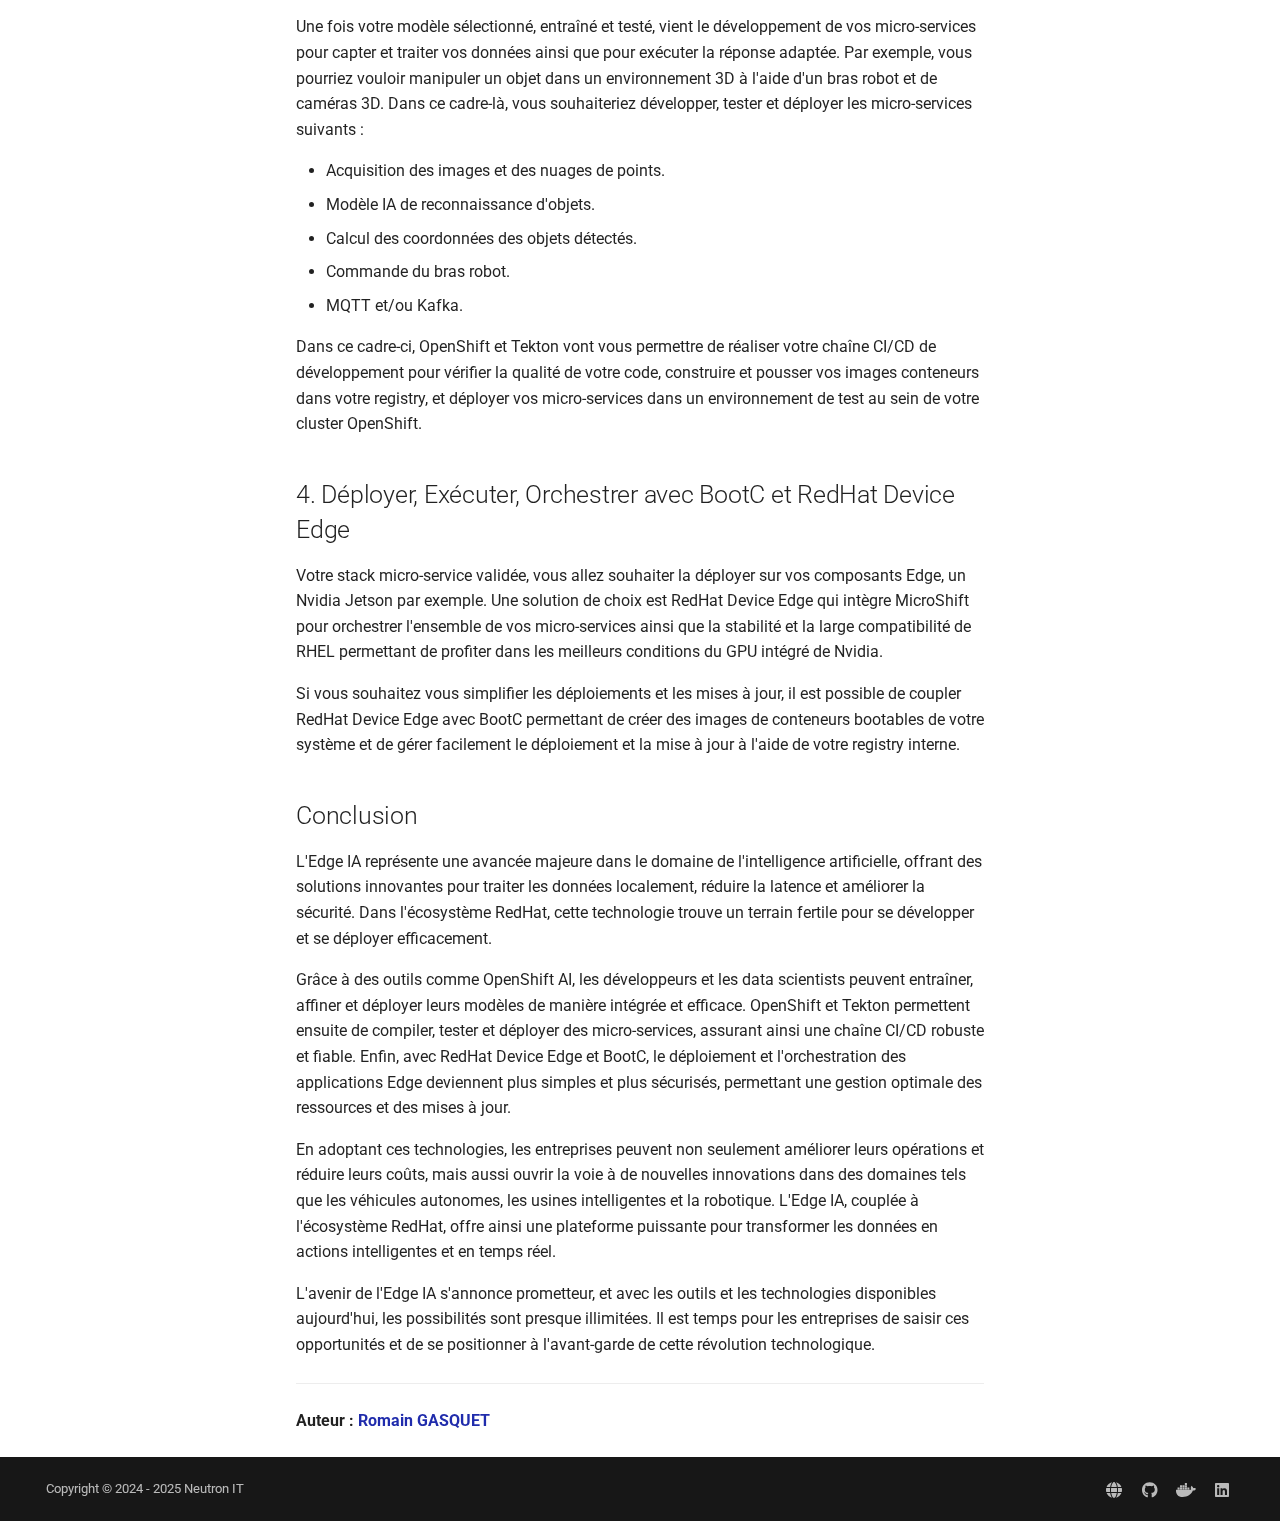
<file: OpenShift/Intelligence-Artificielle/EdgeIA/index.html>
<!doctype html>
<html lang="fr" class="no-js">
  <head>
    
      <meta charset="utf-8">
      <meta name="viewport" content="width=device-width,initial-scale=1">
      
      
      
        <link rel="canonical" href="https://blog.neutron-it.fr/OpenShift/Intelligence-Artificielle/EdgeIA/">
      
      
        <link rel="prev" href="../DeepSeek/">
      
      
        <link rel="next" href="../ObjectDetection/">
      
      
      <link rel="icon" href="../../../assets/favicon.png">
      <meta name="generator" content="mkdocs-1.6.1, mkdocs-material-9.6.15">
    
    
      
        <title>L'Edge IA dans l'écosystème RedHat - </title>
      
    
    
      <link rel="stylesheet" href="../../../assets/stylesheets/main.342714a4.min.css">
      
        
        <link rel="stylesheet" href="../../../assets/stylesheets/palette.06af60db.min.css">
      
      


    
    
      
    
    
      
        
        
        <link rel="preconnect" href="https://fonts.gstatic.com" crossorigin>
        <link rel="stylesheet" href="https://fonts.googleapis.com/css?family=Roboto:300,300i,400,400i,700,700i%7CRoboto+Mono:400,400i,700,700i&display=fallback">
        <style>:root{--md-text-font:"Roboto";--md-code-font:"Roboto Mono"}</style>
      
    
    
      <link rel="stylesheet" href="../../../stylesheets/extra.css">
    
    <script>__md_scope=new URL("../../..",location),__md_hash=e=>[...e].reduce(((e,_)=>(e<<5)-e+_.charCodeAt(0)),0),__md_get=(e,_=localStorage,t=__md_scope)=>JSON.parse(_.getItem(t.pathname+"."+e)),__md_set=(e,_,t=localStorage,a=__md_scope)=>{try{t.setItem(a.pathname+"."+e,JSON.stringify(_))}catch(e){}}</script>
    
      

    
    
    
  </head>
  
  
    
    
    
    
    
    <body dir="ltr" data-md-color-scheme="neutron-it" data-md-color-primary="indigo" data-md-color-accent="indigo">
  
    
    <input class="md-toggle" data-md-toggle="drawer" type="checkbox" id="__drawer" autocomplete="off">
    <input class="md-toggle" data-md-toggle="search" type="checkbox" id="__search" autocomplete="off">
    <label class="md-overlay" for="__drawer"></label>
    <div data-md-component="skip">
      
        
        <a href="#1-quest-ce-que-ledge-ia" class="md-skip">
          Aller au contenu
        </a>
      
    </div>
    <div data-md-component="announce">
      
    </div>
    
    
      

  

<header class="md-header md-header--shadow" data-md-component="header">
  <nav class="md-header__inner md-grid" aria-label="En-tête">
    <a href="../../.." title="" class="md-header__button md-logo" aria-label="" data-md-component="logo">
      
  <img src="../../../assets/logo.png" alt="logo">

    </a>
    <label class="md-header__button md-icon" for="__drawer">
      
      <svg xmlns="http://www.w3.org/2000/svg" viewBox="0 0 24 24"><path d="M3 6h18v2H3zm0 5h18v2H3zm0 5h18v2H3z"/></svg>
    </label>
    <div class="md-header__title" data-md-component="header-title">
      <div class="md-header__ellipsis">
        <div class="md-header__topic">
          <span class="md-ellipsis">
            
          </span>
        </div>
        <div class="md-header__topic" data-md-component="header-topic">
          <span class="md-ellipsis">
            
              L'Edge IA dans l'écosystème RedHat
            
          </span>
        </div>
      </div>
    </div>
    
      
    
    
    
    
      
      
        <label class="md-header__button md-icon" for="__search">
          
          <svg xmlns="http://www.w3.org/2000/svg" viewBox="0 0 24 24"><path d="M9.5 3A6.5 6.5 0 0 1 16 9.5c0 1.61-.59 3.09-1.56 4.23l.27.27h.79l5 5-1.5 1.5-5-5v-.79l-.27-.27A6.52 6.52 0 0 1 9.5 16 6.5 6.5 0 0 1 3 9.5 6.5 6.5 0 0 1 9.5 3m0 2C7 5 5 7 5 9.5S7 14 9.5 14 14 12 14 9.5 12 5 9.5 5"/></svg>
        </label>
        <div class="md-search" data-md-component="search" role="dialog">
  <label class="md-search__overlay" for="__search"></label>
  <div class="md-search__inner" role="search">
    <form class="md-search__form" name="search">
      <input type="text" class="md-search__input" name="query" aria-label="Rechercher" placeholder="Rechercher" autocapitalize="off" autocorrect="off" autocomplete="off" spellcheck="false" data-md-component="search-query" required>
      <label class="md-search__icon md-icon" for="__search">
        
        <svg xmlns="http://www.w3.org/2000/svg" viewBox="0 0 24 24"><path d="M9.5 3A6.5 6.5 0 0 1 16 9.5c0 1.61-.59 3.09-1.56 4.23l.27.27h.79l5 5-1.5 1.5-5-5v-.79l-.27-.27A6.52 6.52 0 0 1 9.5 16 6.5 6.5 0 0 1 3 9.5 6.5 6.5 0 0 1 9.5 3m0 2C7 5 5 7 5 9.5S7 14 9.5 14 14 12 14 9.5 12 5 9.5 5"/></svg>
        
        <svg xmlns="http://www.w3.org/2000/svg" viewBox="0 0 24 24"><path d="M20 11v2H8l5.5 5.5-1.42 1.42L4.16 12l7.92-7.92L13.5 5.5 8 11z"/></svg>
      </label>
      <nav class="md-search__options" aria-label="Recherche">
        
          <a href="javascript:void(0)" class="md-search__icon md-icon" title="Partager" aria-label="Partager" data-clipboard data-clipboard-text="" data-md-component="search-share" tabindex="-1">
            
            <svg xmlns="http://www.w3.org/2000/svg" viewBox="0 0 24 24"><path d="M18 16.08c-.76 0-1.44.3-1.96.77L8.91 12.7c.05-.23.09-.46.09-.7s-.04-.47-.09-.7l7.05-4.11c.54.5 1.25.81 2.04.81a3 3 0 0 0 3-3 3 3 0 0 0-3-3 3 3 0 0 0-3 3c0 .24.04.47.09.7L8.04 9.81C7.5 9.31 6.79 9 6 9a3 3 0 0 0-3 3 3 3 0 0 0 3 3c.79 0 1.5-.31 2.04-.81l7.12 4.15c-.05.21-.08.43-.08.66 0 1.61 1.31 2.91 2.92 2.91s2.92-1.3 2.92-2.91A2.92 2.92 0 0 0 18 16.08"/></svg>
          </a>
        
        <button type="reset" class="md-search__icon md-icon" title="Effacer" aria-label="Effacer" tabindex="-1">
          
          <svg xmlns="http://www.w3.org/2000/svg" viewBox="0 0 24 24"><path d="M19 6.41 17.59 5 12 10.59 6.41 5 5 6.41 10.59 12 5 17.59 6.41 19 12 13.41 17.59 19 19 17.59 13.41 12z"/></svg>
        </button>
      </nav>
      
        <div class="md-search__suggest" data-md-component="search-suggest"></div>
      
    </form>
    <div class="md-search__output">
      <div class="md-search__scrollwrap" tabindex="0" data-md-scrollfix>
        <div class="md-search-result" data-md-component="search-result">
          <div class="md-search-result__meta">
            Initialisation de la recherche
          </div>
          <ol class="md-search-result__list" role="presentation"></ol>
        </div>
      </div>
    </div>
  </div>
</div>
      
    
    
  </nav>
  
</header>
    
    <div class="md-container" data-md-component="container">
      
      
        
          
        
      
      <main class="md-main" data-md-component="main">
        <div class="md-main__inner md-grid">
          
            
              
              <div class="md-sidebar md-sidebar--primary" data-md-component="sidebar" data-md-type="navigation" >
                <div class="md-sidebar__scrollwrap">
                  <div class="md-sidebar__inner">
                    



<nav class="md-nav md-nav--primary" aria-label="Navigation" data-md-level="0">
  <label class="md-nav__title" for="__drawer">
    <a href="../../.." title="" class="md-nav__button md-logo" aria-label="" data-md-component="logo">
      
  <img src="../../../assets/logo.png" alt="logo">

    </a>
    
  </label>
  
  <ul class="md-nav__list" data-md-scrollfix>
    
      
      
  
  
  
  
    <li class="md-nav__item">
      <a href="../../.." class="md-nav__link">
        
  
  
  <span class="md-ellipsis">
    Accueil
    
  </span>
  

      </a>
    </li>
  

    
      
      
  
  
  
  
    <li class="md-nav__item">
      <a href="../../../tags/" class="md-nav__link">
        
  
  
  <span class="md-ellipsis">
    Tous les articles
    
  </span>
  

      </a>
    </li>
  

    
      
      
  
  
  
  
    
    
      
        
      
    
    
    
      
        
        
      
    
    
    <li class="md-nav__item md-nav__item--section md-nav__item--nested">
      
        
        
        <input class="md-nav__toggle md-toggle " type="checkbox" id="__nav_3" >
        
          
          <label class="md-nav__link" for="__nav_3" id="__nav_3_label" tabindex="">
            
  
  
  <span class="md-ellipsis">
    BootC
    
  </span>
  

            <span class="md-nav__icon md-icon"></span>
          </label>
        
        <nav class="md-nav" data-md-level="1" aria-labelledby="__nav_3_label" aria-expanded="false">
          <label class="md-nav__title" for="__nav_3">
            <span class="md-nav__icon md-icon"></span>
            BootC
          </label>
          <ul class="md-nav__list" data-md-scrollfix>
            
              
                
  
  
  
  
    <li class="md-nav__item">
      <a href="../../../BootC/MinIO/" class="md-nav__link">
        
  
  
  <span class="md-ellipsis">
    Déployer MinIO avec BootC
    
  </span>
  

      </a>
    </li>
  

              
            
          </ul>
        </nav>
      
    </li>
  

    
      
      
  
  
    
  
  
  
    
    
      
        
      
        
      
        
      
        
      
    
    
    
      
        
        
      
    
    
    <li class="md-nav__item md-nav__item--active md-nav__item--section md-nav__item--nested">
      
        
        
        <input class="md-nav__toggle md-toggle " type="checkbox" id="__nav_4" checked>
        
          
          <label class="md-nav__link" for="__nav_4" id="__nav_4_label" tabindex="">
            
  
  
  <span class="md-ellipsis">
    OpenShift
    
  </span>
  

            <span class="md-nav__icon md-icon"></span>
          </label>
        
        <nav class="md-nav" data-md-level="1" aria-labelledby="__nav_4_label" aria-expanded="true">
          <label class="md-nav__title" for="__nav_4">
            <span class="md-nav__icon md-icon"></span>
            OpenShift
          </label>
          <ul class="md-nav__list" data-md-scrollfix>
            
              
                
  
  
  
  
    
    
      
        
      
    
    
    
      
    
    
    <li class="md-nav__item md-nav__item--nested">
      
        
        
        <input class="md-nav__toggle md-toggle " type="checkbox" id="__nav_4_1" >
        
          
          <label class="md-nav__link" for="__nav_4_1" id="__nav_4_1_label" tabindex="0">
            
  
  
  <span class="md-ellipsis">
    Configuration
    
  </span>
  

            <span class="md-nav__icon md-icon"></span>
          </label>
        
        <nav class="md-nav" data-md-level="2" aria-labelledby="__nav_4_1_label" aria-expanded="false">
          <label class="md-nav__title" for="__nav_4_1">
            <span class="md-nav__icon md-icon"></span>
            Configuration
          </label>
          <ul class="md-nav__list" data-md-scrollfix>
            
              
                
  
  
  
  
    <li class="md-nav__item">
      <a href="../../Configuration/openshift-image-registry/" class="md-nav__link">
        
  
  
  <span class="md-ellipsis">
    Comment exposer la registry interne OpenShift ?
    
  </span>
  

      </a>
    </li>
  

              
            
          </ul>
        </nav>
      
    </li>
  

              
            
              
                
  
  
    
  
  
  
    
    
      
        
      
        
      
        
      
        
      
        
      
        
      
        
      
    
    
    
      
    
    
    <li class="md-nav__item md-nav__item--active md-nav__item--nested">
      
        
        
        <input class="md-nav__toggle md-toggle " type="checkbox" id="__nav_4_2" checked>
        
          
          <label class="md-nav__link" for="__nav_4_2" id="__nav_4_2_label" tabindex="0">
            
  
  
  <span class="md-ellipsis">
    Intelligence Artificielle
    
  </span>
  

            <span class="md-nav__icon md-icon"></span>
          </label>
        
        <nav class="md-nav" data-md-level="2" aria-labelledby="__nav_4_2_label" aria-expanded="true">
          <label class="md-nav__title" for="__nav_4_2">
            <span class="md-nav__icon md-icon"></span>
            Intelligence Artificielle
          </label>
          <ul class="md-nav__list" data-md-scrollfix>
            
              
                
  
  
  
  
    <li class="md-nav__item">
      <a href="../CVAT-YOLO/" class="md-nav__link">
        
  
  
  <span class="md-ellipsis">
    De l'Annotation à la Détection : Entraîner un Modèle YOLO sur OpenShift AI
    
  </span>
  

      </a>
    </li>
  

              
            
              
                
  
  
  
  
    <li class="md-nav__item">
      <a href="../DeepSeek/" class="md-nav__link">
        
  
  
  <span class="md-ellipsis">
    Déploiement de DeepSeek sur OpenShift
    
  </span>
  

      </a>
    </li>
  

              
            
              
                
  
  
    
  
  
  
    <li class="md-nav__item md-nav__item--active">
      
      <input class="md-nav__toggle md-toggle" type="checkbox" id="__toc">
      
      
      
        <label class="md-nav__link md-nav__link--active" for="__toc">
          
  
  
  <span class="md-ellipsis">
    L'Edge IA dans l'écosystème RedHat
    
  </span>
  

          <span class="md-nav__icon md-icon"></span>
        </label>
      
      <a href="./" class="md-nav__link md-nav__link--active">
        
  
  
  <span class="md-ellipsis">
    L'Edge IA dans l'écosystème RedHat
    
  </span>
  

      </a>
      
        

<nav class="md-nav md-nav--secondary" aria-label="Table des matières">
  
  
  
  
    <label class="md-nav__title" for="__toc">
      <span class="md-nav__icon md-icon"></span>
      Table des matières
    </label>
    <ul class="md-nav__list" data-md-component="toc" data-md-scrollfix>
      
        <li class="md-nav__item">
  <a href="#1-quest-ce-que-ledge-ia" class="md-nav__link">
    <span class="md-ellipsis">
      1. Qu'est-ce que l'Edge IA
    </span>
  </a>
  
    <nav class="md-nav" aria-label="1. Qu&#39;est-ce que l&#39;Edge IA">
      <ul class="md-nav__list">
        
          <li class="md-nav__item">
  <a href="#11-avantages-de-ledge-ia" class="md-nav__link">
    <span class="md-ellipsis">
      1.1 Avantages de l'Edge IA
    </span>
  </a>
  
</li>
        
          <li class="md-nav__item">
  <a href="#12-cas-dutilisation" class="md-nav__link">
    <span class="md-ellipsis">
      1.2 Cas d'utilisation
    </span>
  </a>
  
</li>
        
      </ul>
    </nav>
  
</li>
      
        <li class="md-nav__item">
  <a href="#2-entrainer-fine-tuner-deployer-son-modele-avec-openshift-ai" class="md-nav__link">
    <span class="md-ellipsis">
      2. Entraîner, Fine-Tuner, Déployer son modèle avec OpenShift AI
    </span>
  </a>
  
</li>
      
        <li class="md-nav__item">
  <a href="#3-compiler-tester-deployer-ses-micro-services-avec-openshift-et-tekton" class="md-nav__link">
    <span class="md-ellipsis">
      3. Compiler, Tester, Déployer ses micro-services avec OpenShift et Tekton
    </span>
  </a>
  
</li>
      
        <li class="md-nav__item">
  <a href="#4-deployer-executer-orchestrer-avec-bootc-et-redhat-device-edge" class="md-nav__link">
    <span class="md-ellipsis">
      4. Déployer, Exécuter, Orchestrer avec BootC et RedHat Device Edge
    </span>
  </a>
  
</li>
      
        <li class="md-nav__item">
  <a href="#conclusion" class="md-nav__link">
    <span class="md-ellipsis">
      Conclusion
    </span>
  </a>
  
</li>
      
    </ul>
  
</nav>
      
    </li>
  

              
            
              
                
  
  
  
  
    <li class="md-nav__item">
      <a href="../ObjectDetection/" class="md-nav__link">
        
  
  
  <span class="md-ellipsis">
    Entraînement et évaluation d'un modèle YOLO
    
  </span>
  

      </a>
    </li>
  

              
            
              
                
  
  
  
  
    <li class="md-nav__item">
      <a href="../SharedGPU/" class="md-nav__link">
        
  
  
  <span class="md-ellipsis">
    Configuration de GPU sur OpenShift
    
  </span>
  

      </a>
    </li>
  

              
            
              
                
  
  
  
  
    <li class="md-nav__item">
      <a href="../llamaCPP/" class="md-nav__link">
        
  
  
  <span class="md-ellipsis">
    Déploiement de modèle en inférence sur OpenShift
    
  </span>
  

      </a>
    </li>
  

              
            
              
                
  
  
  
  
    <li class="md-nav__item">
      <a href="../rag_llama_minio_blog/" class="md-nav__link">
        
  
  
  <span class="md-ellipsis">
    Mise en place d'un RAG déconnecté sur OpenShift AI
    
  </span>
  

      </a>
    </li>
  

              
            
          </ul>
        </nav>
      
    </li>
  

              
            
              
                
  
  
  
  
    
    
      
        
      
    
    
    
      
    
    
    <li class="md-nav__item md-nav__item--nested">
      
        
        
        <input class="md-nav__toggle md-toggle " type="checkbox" id="__nav_4_3" >
        
          
          <label class="md-nav__link" for="__nav_4_3" id="__nav_4_3_label" tabindex="0">
            
  
  
  <span class="md-ellipsis">
    Operator
    
  </span>
  

            <span class="md-nav__icon md-icon"></span>
          </label>
        
        <nav class="md-nav" data-md-level="2" aria-labelledby="__nav_4_3_label" aria-expanded="false">
          <label class="md-nav__title" for="__nav_4_3">
            <span class="md-nav__icon md-icon"></span>
            Operator
          </label>
          <ul class="md-nav__list" data-md-scrollfix>
            
              
                
  
  
  
  
    <li class="md-nav__item">
      <a href="../../Operator/Vaultwarden/" class="md-nav__link">
        
  
  
  <span class="md-ellipsis">
    Création d'un Operator sur OpenShift avec Vaultwarden
    
  </span>
  

      </a>
    </li>
  

              
            
          </ul>
        </nav>
      
    </li>
  

              
            
              
                
  
  
  
  
    
    
      
        
      
    
    
    
      
    
    
    <li class="md-nav__item md-nav__item--nested">
      
        
        
        <input class="md-nav__toggle md-toggle " type="checkbox" id="__nav_4_4" >
        
          
          <label class="md-nav__link" for="__nav_4_4" id="__nav_4_4_label" tabindex="0">
            
  
  
  <span class="md-ellipsis">
    RealTime
    
  </span>
  

            <span class="md-nav__icon md-icon"></span>
          </label>
        
        <nav class="md-nav" data-md-level="2" aria-labelledby="__nav_4_4_label" aria-expanded="false">
          <label class="md-nav__title" for="__nav_4_4">
            <span class="md-nav__icon md-icon"></span>
            RealTime
          </label>
          <ul class="md-nav__list" data-md-scrollfix>
            
              
                
  
  
  
  
    <li class="md-nav__item">
      <a href="../../RealTime/RealTime/" class="md-nav__link">
        
  
  
  <span class="md-ellipsis">
    Utiliser les capacités temps réel d'OpenShift
    
  </span>
  

      </a>
    </li>
  

              
            
          </ul>
        </nav>
      
    </li>
  

              
            
          </ul>
        </nav>
      
    </li>
  

    
  </ul>
</nav>
                  </div>
                </div>
              </div>
            
            
              
              <div class="md-sidebar md-sidebar--secondary" data-md-component="sidebar" data-md-type="toc" >
                <div class="md-sidebar__scrollwrap">
                  <div class="md-sidebar__inner">
                    

<nav class="md-nav md-nav--secondary" aria-label="Table des matières">
  
  
  
  
    <label class="md-nav__title" for="__toc">
      <span class="md-nav__icon md-icon"></span>
      Table des matières
    </label>
    <ul class="md-nav__list" data-md-component="toc" data-md-scrollfix>
      
        <li class="md-nav__item">
  <a href="#1-quest-ce-que-ledge-ia" class="md-nav__link">
    <span class="md-ellipsis">
      1. Qu'est-ce que l'Edge IA
    </span>
  </a>
  
    <nav class="md-nav" aria-label="1. Qu&#39;est-ce que l&#39;Edge IA">
      <ul class="md-nav__list">
        
          <li class="md-nav__item">
  <a href="#11-avantages-de-ledge-ia" class="md-nav__link">
    <span class="md-ellipsis">
      1.1 Avantages de l'Edge IA
    </span>
  </a>
  
</li>
        
          <li class="md-nav__item">
  <a href="#12-cas-dutilisation" class="md-nav__link">
    <span class="md-ellipsis">
      1.2 Cas d'utilisation
    </span>
  </a>
  
</li>
        
      </ul>
    </nav>
  
</li>
      
        <li class="md-nav__item">
  <a href="#2-entrainer-fine-tuner-deployer-son-modele-avec-openshift-ai" class="md-nav__link">
    <span class="md-ellipsis">
      2. Entraîner, Fine-Tuner, Déployer son modèle avec OpenShift AI
    </span>
  </a>
  
</li>
      
        <li class="md-nav__item">
  <a href="#3-compiler-tester-deployer-ses-micro-services-avec-openshift-et-tekton" class="md-nav__link">
    <span class="md-ellipsis">
      3. Compiler, Tester, Déployer ses micro-services avec OpenShift et Tekton
    </span>
  </a>
  
</li>
      
        <li class="md-nav__item">
  <a href="#4-deployer-executer-orchestrer-avec-bootc-et-redhat-device-edge" class="md-nav__link">
    <span class="md-ellipsis">
      4. Déployer, Exécuter, Orchestrer avec BootC et RedHat Device Edge
    </span>
  </a>
  
</li>
      
        <li class="md-nav__item">
  <a href="#conclusion" class="md-nav__link">
    <span class="md-ellipsis">
      Conclusion
    </span>
  </a>
  
</li>
      
    </ul>
  
</nav>
                  </div>
                </div>
              </div>
            
          
          
            <div class="md-content" data-md-component="content">
              <article class="md-content__inner md-typeset">
                
                  

  <nav class="md-tags" >
    
      
      
      
        <a href="../../../tags/#tag:bootc" class="md-tag">BootC</a>
      
    
      
      
      
        <a href="../../../tags/#tag:edge" class="md-tag">Edge</a>
      
    
      
      
      
        <a href="../../../tags/#tag:ia" class="md-tag">IA</a>
      
    
      
      
      
        <a href="../../../tags/#tag:microshift" class="md-tag">MicroShift</a>
      
    
      
      
      
        <a href="../../../tags/#tag:openshift" class="md-tag">OpenShift</a>
      
    
      
      
      
        <a href="../../../tags/#tag:openshift-ai" class="md-tag">OpenShift AI</a>
      
    
  </nav>



<h1 id="ledge-ia-dans-lecosysteme-redhat">L'Edge IA dans l'écosystème RedHat</h1>
<p><img alt="RedHat Edge AI Stack" src="../img/redhat-edge-ai-stack.png" /></p>
<h2 id="1-quest-ce-que-ledge-ia">1. Qu'est-ce que l'Edge IA</h2>
<p>L'Edge IA, ou intelligence artificielle en périphérie, désigne le traitement des données par des algorithmes d'IA directement sur les appareils où les données sont générées, plutôt que dans un data center centralisé. Cela permet de réduire la latence, d'améliorer la sécurité et de diminuer la bande passante nécessaire pour le transfert de données.</p>
<h3 id="11-avantages-de-ledge-ia">1.1 Avantages de l'Edge IA</h3>
<ul>
<li><strong>Réduction de la latence</strong> : En traitant les données localement, le temps de réponse peut être rapide et maîtrisé afin de répondre aux enjeux industriels.</li>
<li><strong>Sécurité améliorée</strong> : Les données sensibles peuvent être traitées localement, réduisant les risques de fuites.</li>
<li><strong>Bande passante optimisée</strong> : Moins de données doivent être envoyées vers le cloud, ce qui réduit les coûts et la congestion du réseau.</li>
<li><strong>Autonomie</strong> : Les appareils peuvent fonctionner de manière autonome, même sans connexion Internet.</li>
<li><strong>Évolutivité</strong> : Facilite l'ajout de nouveaux appareils et capteurs sans surcharger le réseau central.</li>
</ul>
<h3 id="12-cas-dutilisation">1.2 Cas d'utilisation</h3>
<ul>
<li><strong>Véhicules autonomes</strong> : Traitement en temps réel des données des capteurs pour une conduite sécurisée.</li>
<li><strong>Usines intelligentes</strong> : Surveillance et maintenance prédictive des équipements.</li>
<li><strong>Robotique</strong> : Gestion des mouvements dans l'espace et reconnaissance d'objets.</li>
<li><strong>Santé</strong> : Surveillance en temps réel des patients et diagnostic rapide.</li>
<li><strong>Villes intelligentes</strong> : Gestion du trafic, surveillance environnementale et sécurité publique.</li>
</ul>
<h2 id="2-entrainer-fine-tuner-deployer-son-modele-avec-openshift-ai">2. Entraîner, Fine-Tuner, Déployer son modèle avec OpenShift AI</h2>
<p>La première étape de votre projet Edge IA est la création de votre modèle pour répondre à vos besoins spécifiques. Pour cette étape, OpenShift AI est un allié de choix vous permettant dans un même environnement au sein d'un cluster OpenShift de :</p>
<ul>
<li>Mettre en place un workbench pour créer votre environnement isolé Jupyter Notebook.</li>
<li>Mettre en place des pipelines pour automatiser les processus de formation et de déploiement.</li>
<li>Déployer des modèles pour les tester et les valider.</li>
</ul>
<p>OpenShift AI vous permet de gérer l'intégralité du cycle de vie de votre modèle, de la création à la mise en production.</p>
<h2 id="3-compiler-tester-deployer-ses-micro-services-avec-openshift-et-tekton">3. Compiler, Tester, Déployer ses micro-services avec OpenShift et Tekton</h2>
<p>Une fois votre modèle sélectionné, entraîné et testé, vient le développement de vos micro-services pour capter et traiter vos données ainsi que pour exécuter la réponse adaptée. Par exemple, vous pourriez vouloir manipuler un objet dans un environnement 3D à l'aide d'un bras robot et de caméras 3D. Dans ce cadre-là, vous souhaiteriez développer, tester et déployer les micro-services suivants :</p>
<ul>
<li>Acquisition des images et des nuages de points.</li>
<li>Modèle IA de reconnaissance d'objets.</li>
<li>Calcul des coordonnées des objets détectés.</li>
<li>Commande du bras robot.</li>
<li>MQTT et/ou Kafka.</li>
</ul>
<p>Dans ce cadre-ci, OpenShift et Tekton vont vous permettre de réaliser votre chaîne CI/CD de développement pour vérifier la qualité de votre code, construire et pousser vos images conteneurs dans votre registry, et déployer vos micro-services dans un environnement de test au sein de votre cluster OpenShift.</p>
<h2 id="4-deployer-executer-orchestrer-avec-bootc-et-redhat-device-edge">4. Déployer, Exécuter, Orchestrer avec BootC et RedHat Device Edge</h2>
<p>Votre stack micro-service validée, vous allez souhaiter la déployer sur vos composants Edge, un Nvidia Jetson par exemple. Une solution de choix est RedHat Device Edge qui intègre MicroShift pour orchestrer l'ensemble de vos micro-services ainsi que la stabilité et la large compatibilité de RHEL permettant de profiter dans les meilleurs conditions du GPU intégré de Nvidia.</p>
<p>Si vous souhaitez vous simplifier les déploiements et les mises à jour, il est possible de coupler RedHat Device Edge avec BootC permettant de créer des images de conteneurs bootables de votre système et de gérer facilement le déploiement et la mise à jour à l'aide de votre registry interne.</p>
<h2 id="conclusion">Conclusion</h2>
<p>L'Edge IA représente une avancée majeure dans le domaine de l'intelligence artificielle, offrant des solutions innovantes pour traiter les données localement, réduire la latence et améliorer la sécurité. Dans l'écosystème RedHat, cette technologie trouve un terrain fertile pour se développer et se déployer efficacement.</p>
<p>Grâce à des outils comme OpenShift AI, les développeurs et les data scientists peuvent entraîner, affiner et déployer leurs modèles de manière intégrée et efficace. OpenShift et Tekton permettent ensuite de compiler, tester et déployer des micro-services, assurant ainsi une chaîne CI/CD robuste et fiable. Enfin, avec RedHat Device Edge et BootC, le déploiement et l'orchestration des applications Edge deviennent plus simples et plus sécurisés, permettant une gestion optimale des ressources et des mises à jour.</p>
<p>En adoptant ces technologies, les entreprises peuvent non seulement améliorer leurs opérations et réduire leurs coûts, mais aussi ouvrir la voie à de nouvelles innovations dans des domaines tels que les véhicules autonomes, les usines intelligentes et la robotique. L'Edge IA, couplée à l'écosystème RedHat, offre ainsi une plateforme puissante pour transformer les données en actions intelligentes et en temps réel.</p>
<p>L'avenir de l'Edge IA s'annonce prometteur, et avec les outils et les technologies disponibles aujourd'hui, les possibilités sont presque illimitées. Il est temps pour les entreprises de saisir ces opportunités et de se positionner à l'avant-garde de cette révolution technologique.</p>
<hr />
<p><strong>Auteur : <a href="https://www.linkedin.com/in/romain-gasquet/">Romain GASQUET</a></strong></p>







  
  






                
              </article>
            </div>
          
          
<script>var target=document.getElementById(location.hash.slice(1));target&&target.name&&(target.checked=target.name.startsWith("__tabbed_"))</script>
        </div>
        
          <button type="button" class="md-top md-icon" data-md-component="top" hidden>
  
  <svg xmlns="http://www.w3.org/2000/svg" viewBox="0 0 24 24"><path d="M13 20h-2V8l-5.5 5.5-1.42-1.42L12 4.16l7.92 7.92-1.42 1.42L13 8z"/></svg>
  Retour en haut de la page
</button>
        
      </main>
      
        <footer class="md-footer">
  
  <div class="md-footer-meta md-typeset">
    <div class="md-footer-meta__inner md-grid">
      <div class="md-copyright">
  
    <div class="md-copyright__highlight">
      Copyright &copy; 2024 - 2025 Neutron IT
    </div>
  
  
</div>
      
        <div class="md-social">
  
    
    
    
    
      
      
    
    <a href="https://neutron-it.fr" target="_blank" rel="noopener" title="neutron-it.fr" class="md-social__link">
      <svg xmlns="http://www.w3.org/2000/svg" viewBox="0 0 512 512"><!--! Font Awesome Free 6.7.2 by @fontawesome - https://fontawesome.com License - https://fontawesome.com/license/free (Icons: CC BY 4.0, Fonts: SIL OFL 1.1, Code: MIT License) Copyright 2024 Fonticons, Inc.--><path d="M352 256c0 22.2-1.2 43.6-3.3 64H163.4c-2.2-20.4-3.3-41.8-3.3-64s1.2-43.6 3.3-64h185.3c2.2 20.4 3.3 41.8 3.3 64m28.8-64h123.1c5.3 20.5 8.1 41.9 8.1 64s-2.8 43.5-8.1 64H380.8c2.1-20.6 3.2-42 3.2-64s-1.1-43.4-3.2-64m112.6-32H376.7c-10-63.9-29.8-117.4-55.3-151.6 78.3 20.7 142 77.5 171.9 151.6zm-149.1 0H167.7c6.1-36.4 15.5-68.6 27-94.7 10.5-23.6 22.2-40.7 33.5-51.5C239.4 3.2 248.7 0 256 0s16.6 3.2 27.8 13.8c11.3 10.8 23 27.9 33.5 51.5 11.6 26 20.9 58.2 27 94.7m-209 0H18.6c30-74.1 93.6-130.9 172-151.6-25.5 34.2-45.3 87.7-55.3 151.6M8.1 192h123.1c-2.1 20.6-3.2 42-3.2 64s1.1 43.4 3.2 64H8.1C2.8 299.5 0 278.1 0 256s2.8-43.5 8.1-64m186.6 254.6c-11.6-26-20.9-58.2-27-94.6h176.6c-6.1 36.4-15.5 68.6-27 94.6-10.5 23.6-22.2 40.7-33.5 51.5-11.2 10.7-20.5 13.9-27.8 13.9s-16.6-3.2-27.8-13.8c-11.3-10.8-23-27.9-33.5-51.5zM135.3 352c10 63.9 29.8 117.4 55.3 151.6-78.4-20.7-142-77.5-172-151.6zm358.1 0c-30 74.1-93.6 130.9-171.9 151.6 25.5-34.2 45.2-87.7 55.3-151.6h116.7z"/></svg>
    </a>
  
    
    
    
    
      
      
    
    <a href="https://github.com/neutron-IT-organization" target="_blank" rel="noopener" title="github.com" class="md-social__link">
      <svg xmlns="http://www.w3.org/2000/svg" viewBox="0 0 496 512"><!--! Font Awesome Free 6.7.2 by @fontawesome - https://fontawesome.com License - https://fontawesome.com/license/free (Icons: CC BY 4.0, Fonts: SIL OFL 1.1, Code: MIT License) Copyright 2024 Fonticons, Inc.--><path d="M165.9 397.4c0 2-2.3 3.6-5.2 3.6-3.3.3-5.6-1.3-5.6-3.6 0-2 2.3-3.6 5.2-3.6 3-.3 5.6 1.3 5.6 3.6m-31.1-4.5c-.7 2 1.3 4.3 4.3 4.9 2.6 1 5.6 0 6.2-2s-1.3-4.3-4.3-5.2c-2.6-.7-5.5.3-6.2 2.3m44.2-1.7c-2.9.7-4.9 2.6-4.6 4.9.3 2 2.9 3.3 5.9 2.6 2.9-.7 4.9-2.6 4.6-4.6-.3-1.9-3-3.2-5.9-2.9M244.8 8C106.1 8 0 113.3 0 252c0 110.9 69.8 205.8 169.5 239.2 12.8 2.3 17.3-5.6 17.3-12.1 0-6.2-.3-40.4-.3-61.4 0 0-70 15-84.7-29.8 0 0-11.4-29.1-27.8-36.6 0 0-22.9-15.7 1.6-15.4 0 0 24.9 2 38.6 25.8 21.9 38.6 58.6 27.5 72.9 20.9 2.3-16 8.8-27.1 16-33.7-55.9-6.2-112.3-14.3-112.3-110.5 0-27.5 7.6-41.3 23.6-58.9-2.6-6.5-11.1-33.3 2.6-67.9 20.9-6.5 69 27 69 27 20-5.6 41.5-8.5 62.8-8.5s42.8 2.9 62.8 8.5c0 0 48.1-33.6 69-27 13.7 34.7 5.2 61.4 2.6 67.9 16 17.7 25.8 31.5 25.8 58.9 0 96.5-58.9 104.2-114.8 110.5 9.2 7.9 17 22.9 17 46.4 0 33.7-.3 75.4-.3 83.6 0 6.5 4.6 14.4 17.3 12.1C428.2 457.8 496 362.9 496 252 496 113.3 383.5 8 244.8 8M97.2 352.9c-1.3 1-1 3.3.7 5.2 1.6 1.6 3.9 2.3 5.2 1 1.3-1 1-3.3-.7-5.2-1.6-1.6-3.9-2.3-5.2-1m-10.8-8.1c-.7 1.3.3 2.9 2.3 3.9 1.6 1 3.6.7 4.3-.7.7-1.3-.3-2.9-2.3-3.9-2-.6-3.6-.3-4.3.7m32.4 35.6c-1.6 1.3-1 4.3 1.3 6.2 2.3 2.3 5.2 2.6 6.5 1 1.3-1.3.7-4.3-1.3-6.2-2.2-2.3-5.2-2.6-6.5-1m-11.4-14.7c-1.6 1-1.6 3.6 0 5.9s4.3 3.3 5.6 2.3c1.6-1.3 1.6-3.9 0-6.2-1.4-2.3-4-3.3-5.6-2"/></svg>
    </a>
  
    
    
    
    
      
      
    
    <a href="https://quay.io/neutron-it" target="_blank" rel="noopener" title="quay.io" class="md-social__link">
      <svg xmlns="http://www.w3.org/2000/svg" viewBox="0 0 640 512"><!--! Font Awesome Free 6.7.2 by @fontawesome - https://fontawesome.com License - https://fontawesome.com/license/free (Icons: CC BY 4.0, Fonts: SIL OFL 1.1, Code: MIT License) Copyright 2024 Fonticons, Inc.--><path d="M349.9 236.3h-66.1v-59.4h66.1zm0-204.3h-66.1v60.7h66.1zm78.2 144.8H362v59.4h66.1zm-156.3-72.1h-66.1v60.1h66.1zm78.1 0h-66.1v60.1h66.1zm276.8 100c-14.4-9.7-47.6-13.2-73.1-8.4-3.3-24-16.7-44.9-41.1-63.7l-14-9.3-9.3 14c-18.4 27.8-23.4 73.6-3.7 103.8-8.7 4.7-25.8 11.1-48.4 10.7H2.4c-8.7 50.8 5.8 116.8 44 162.1 37.1 43.9 92.7 66.2 165.4 66.2 157.4 0 273.9-72.5 328.4-204.2 21.4.4 67.6.1 91.3-45.2 1.5-2.5 6.6-13.2 8.5-17.1zm-511.1-27.9h-66v59.4h66.1v-59.4zm78.1 0h-66.1v59.4h66.1zm78.1 0h-66.1v59.4h66.1zm-78.1-72.1h-66.1v60.1h66.1z"/></svg>
    </a>
  
    
    
    
    
      
      
    
    <a href="https://www.linkedin.com/company/neutron-it" target="_blank" rel="noopener" title="www.linkedin.com" class="md-social__link">
      <svg xmlns="http://www.w3.org/2000/svg" viewBox="0 0 448 512"><!--! Font Awesome Free 6.7.2 by @fontawesome - https://fontawesome.com License - https://fontawesome.com/license/free (Icons: CC BY 4.0, Fonts: SIL OFL 1.1, Code: MIT License) Copyright 2024 Fonticons, Inc.--><path d="M416 32H31.9C14.3 32 0 46.5 0 64.3v383.4C0 465.5 14.3 480 31.9 480H416c17.6 0 32-14.5 32-32.3V64.3c0-17.8-14.4-32.3-32-32.3M135.4 416H69V202.2h66.5V416zm-33.2-243c-21.3 0-38.5-17.3-38.5-38.5S80.9 96 102.2 96c21.2 0 38.5 17.3 38.5 38.5 0 21.3-17.2 38.5-38.5 38.5m282.1 243h-66.4V312c0-24.8-.5-56.7-34.5-56.7-34.6 0-39.9 27-39.9 54.9V416h-66.4V202.2h63.7v29.2h.9c8.9-16.8 30.6-34.5 62.9-34.5 67.2 0 79.7 44.3 79.7 101.9z"/></svg>
    </a>
  
</div>
      
    </div>
  </div>
</footer>
      
    </div>
    <div class="md-dialog" data-md-component="dialog">
      <div class="md-dialog__inner md-typeset"></div>
    </div>
    
    
    
      
      <script id="__config" type="application/json">{"base": "../../..", "features": ["navigation.indexes", "navigation.sections", "navigation.top", "search.suggest", "search.highlight", "search.share", "toc.follow"], "search": "../../../assets/javascripts/workers/search.d50fe291.min.js", "tags": null, "translations": {"clipboard.copied": "Copi\u00e9 dans le presse-papier", "clipboard.copy": "Copier dans le presse-papier", "search.result.more.one": "1 de plus sur cette page", "search.result.more.other": "# de plus sur cette page", "search.result.none": "Aucun document trouv\u00e9", "search.result.one": "1 document trouv\u00e9", "search.result.other": "# documents trouv\u00e9s", "search.result.placeholder": "Taper pour d\u00e9marrer la recherche", "search.result.term.missing": "Non trouv\u00e9", "select.version": "S\u00e9lectionner la version"}, "version": null}</script>
    
    
      <script src="../../../assets/javascripts/bundle.56ea9cef.min.js"></script>
      
    
  </body>
</html>
</file>
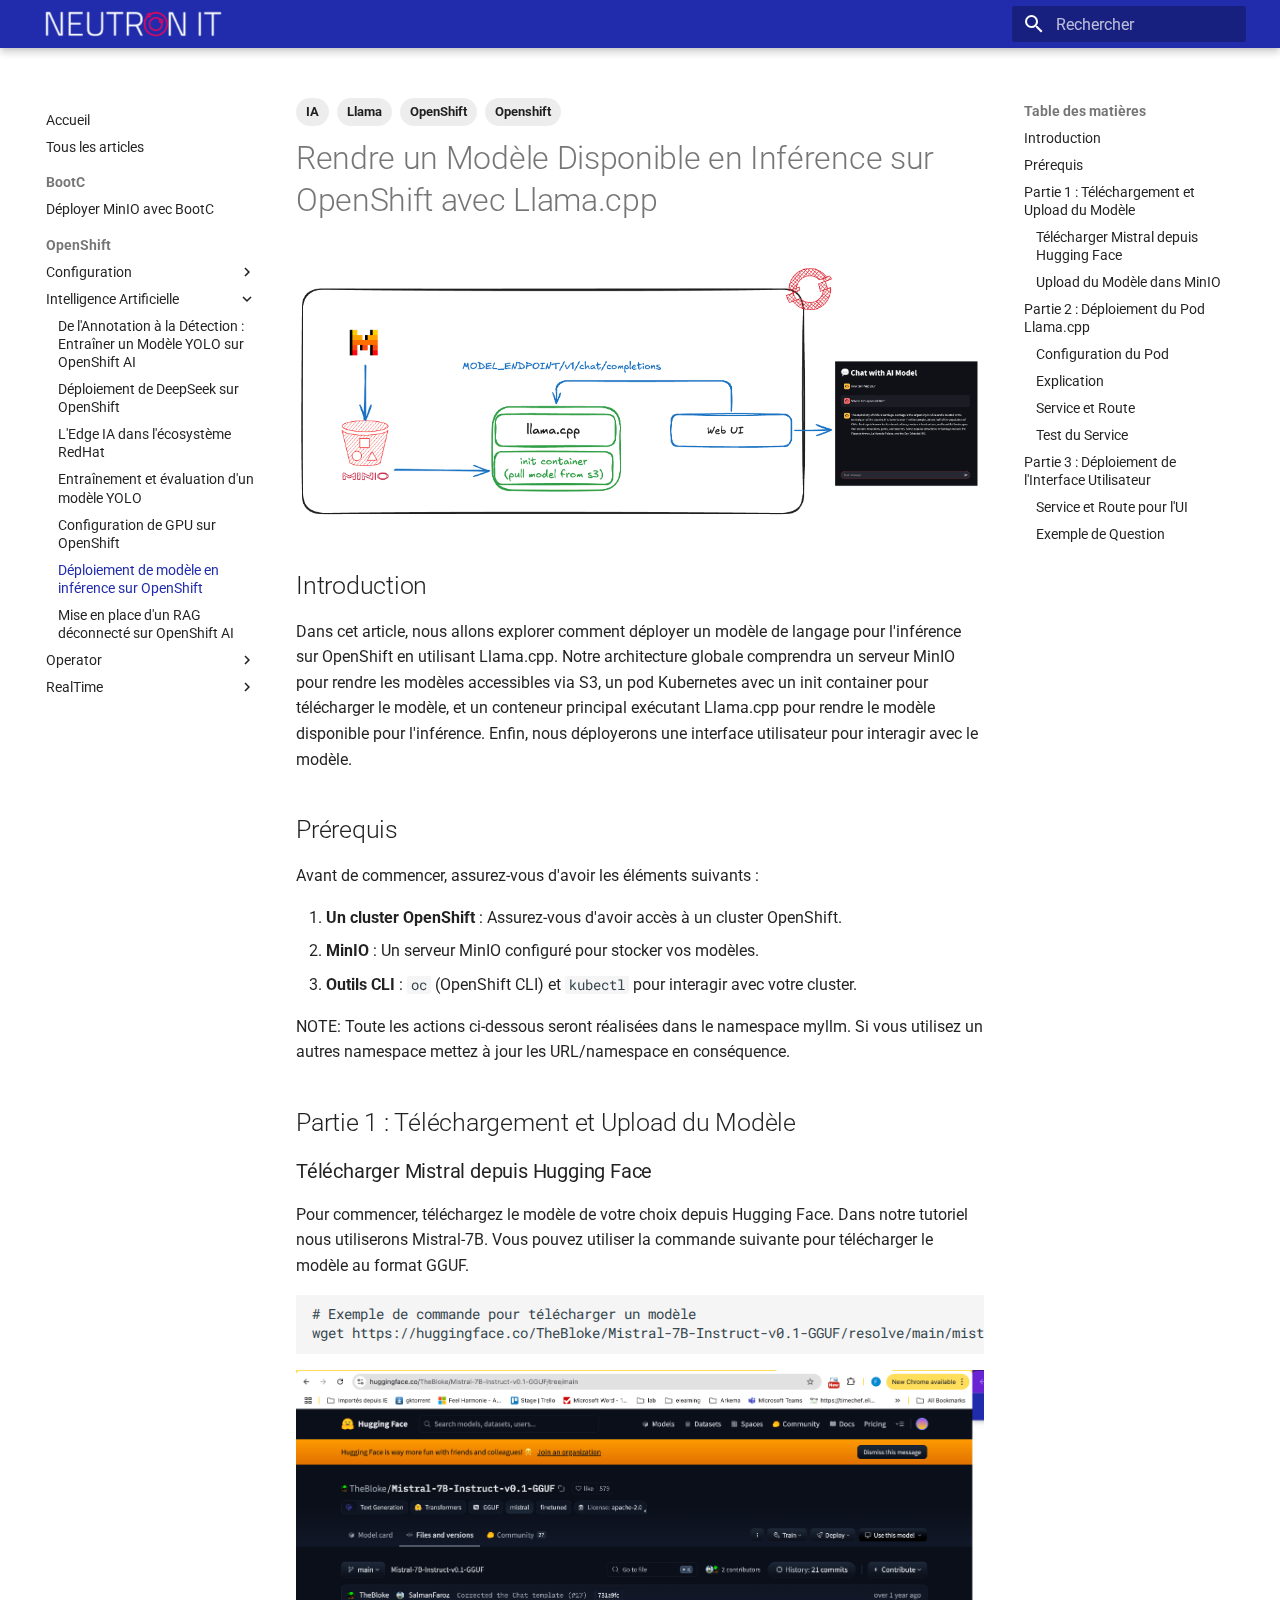
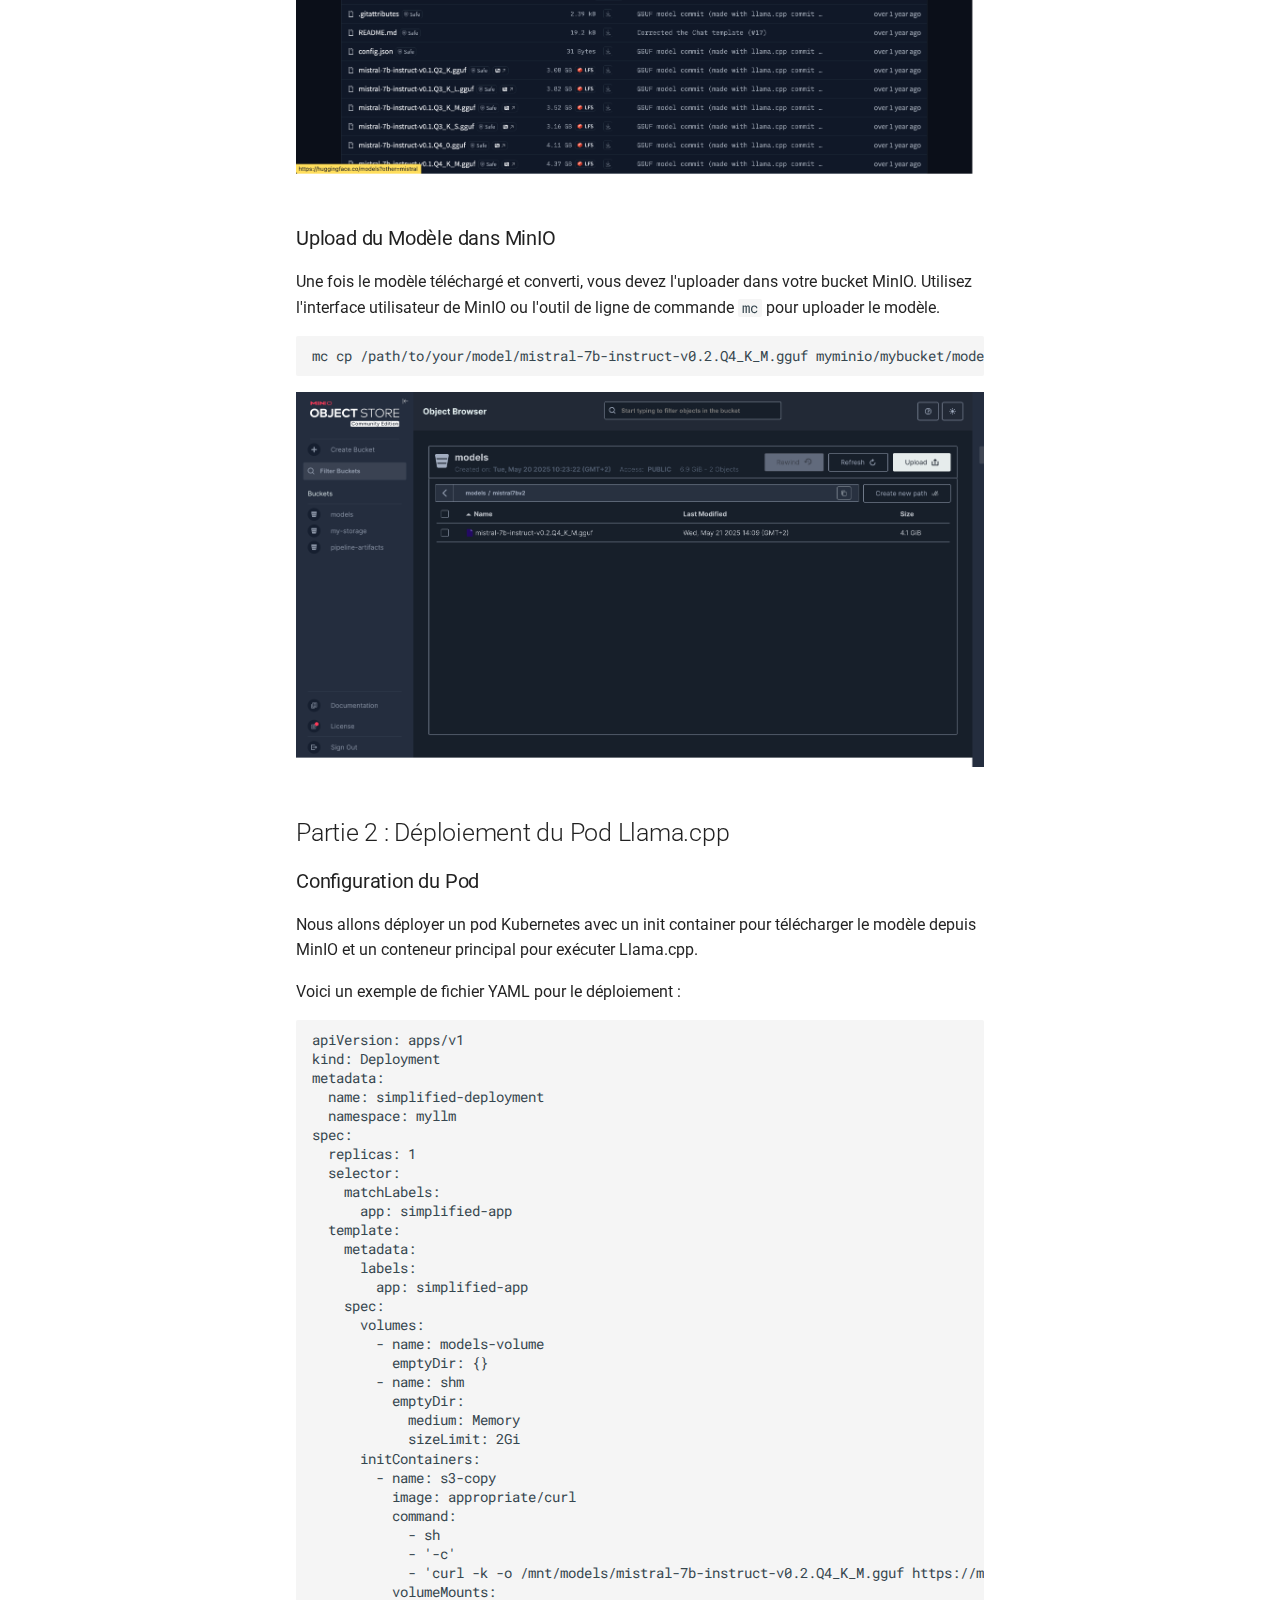
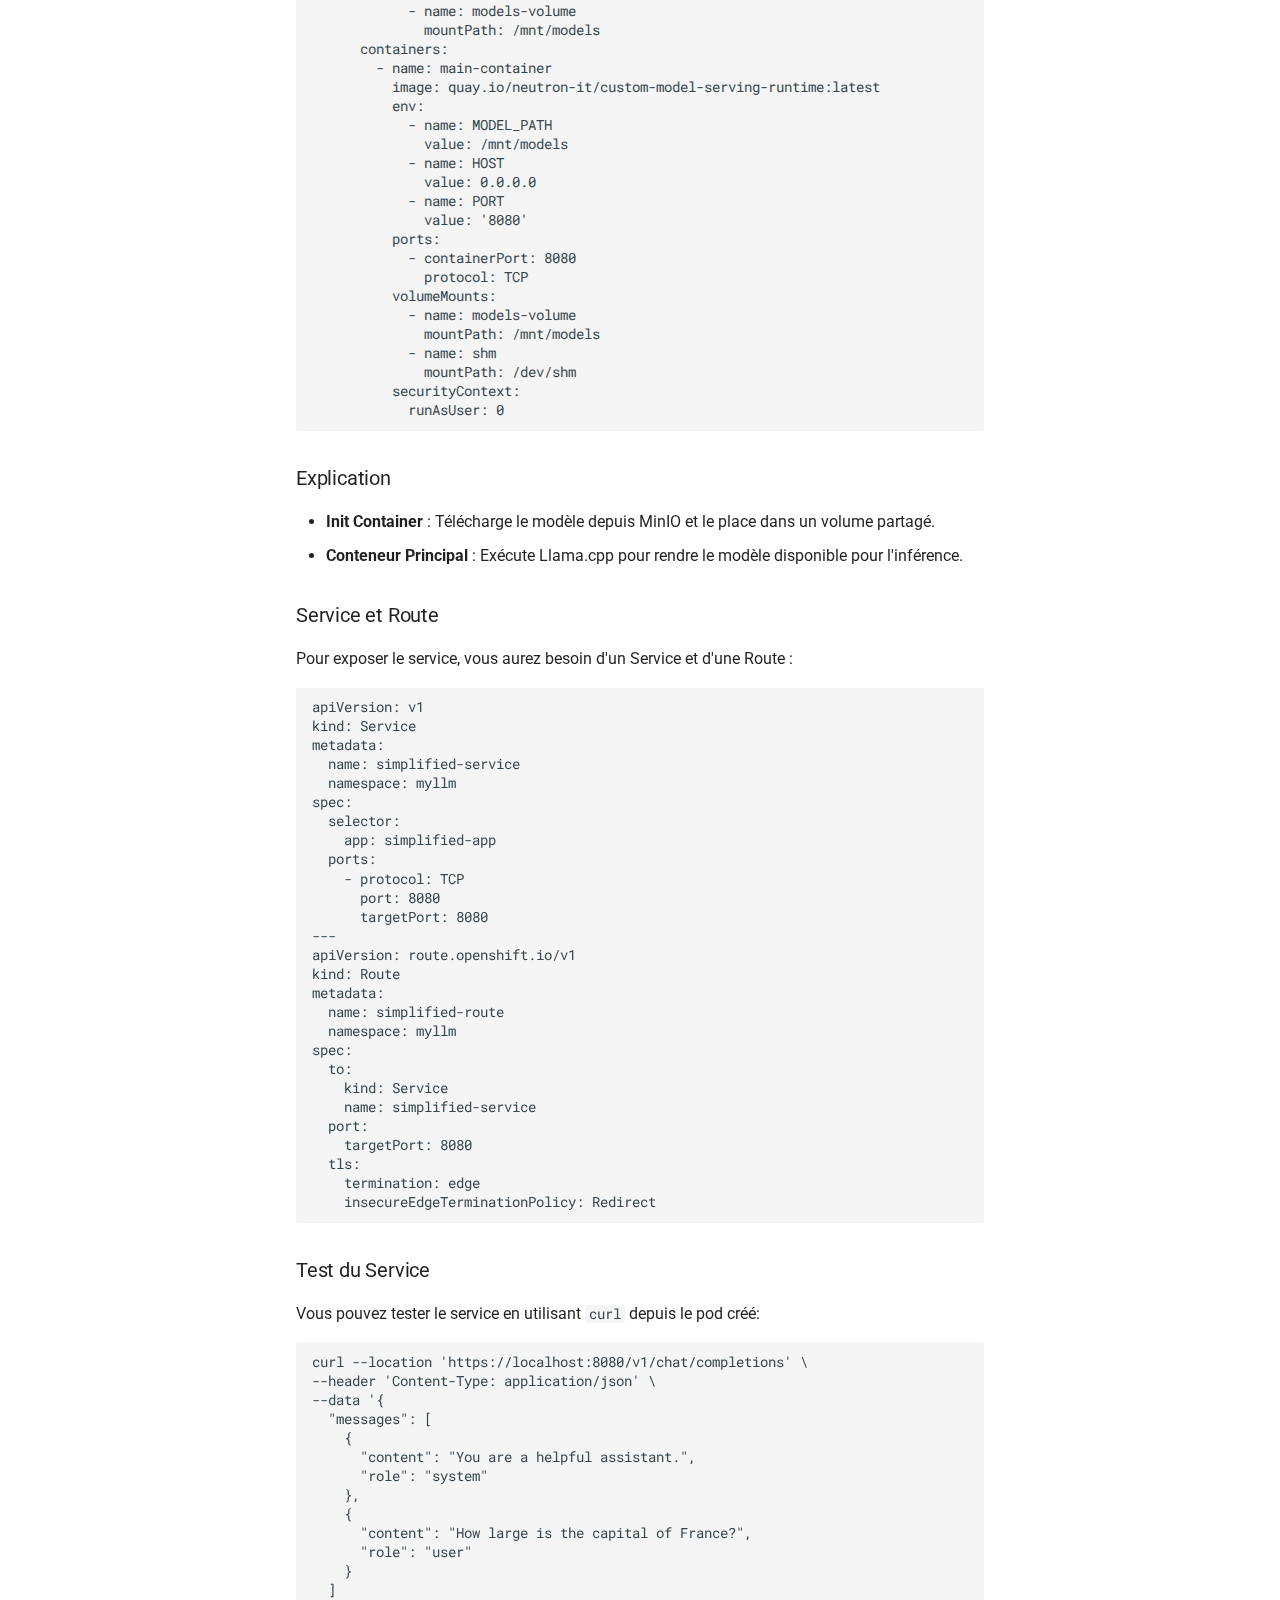
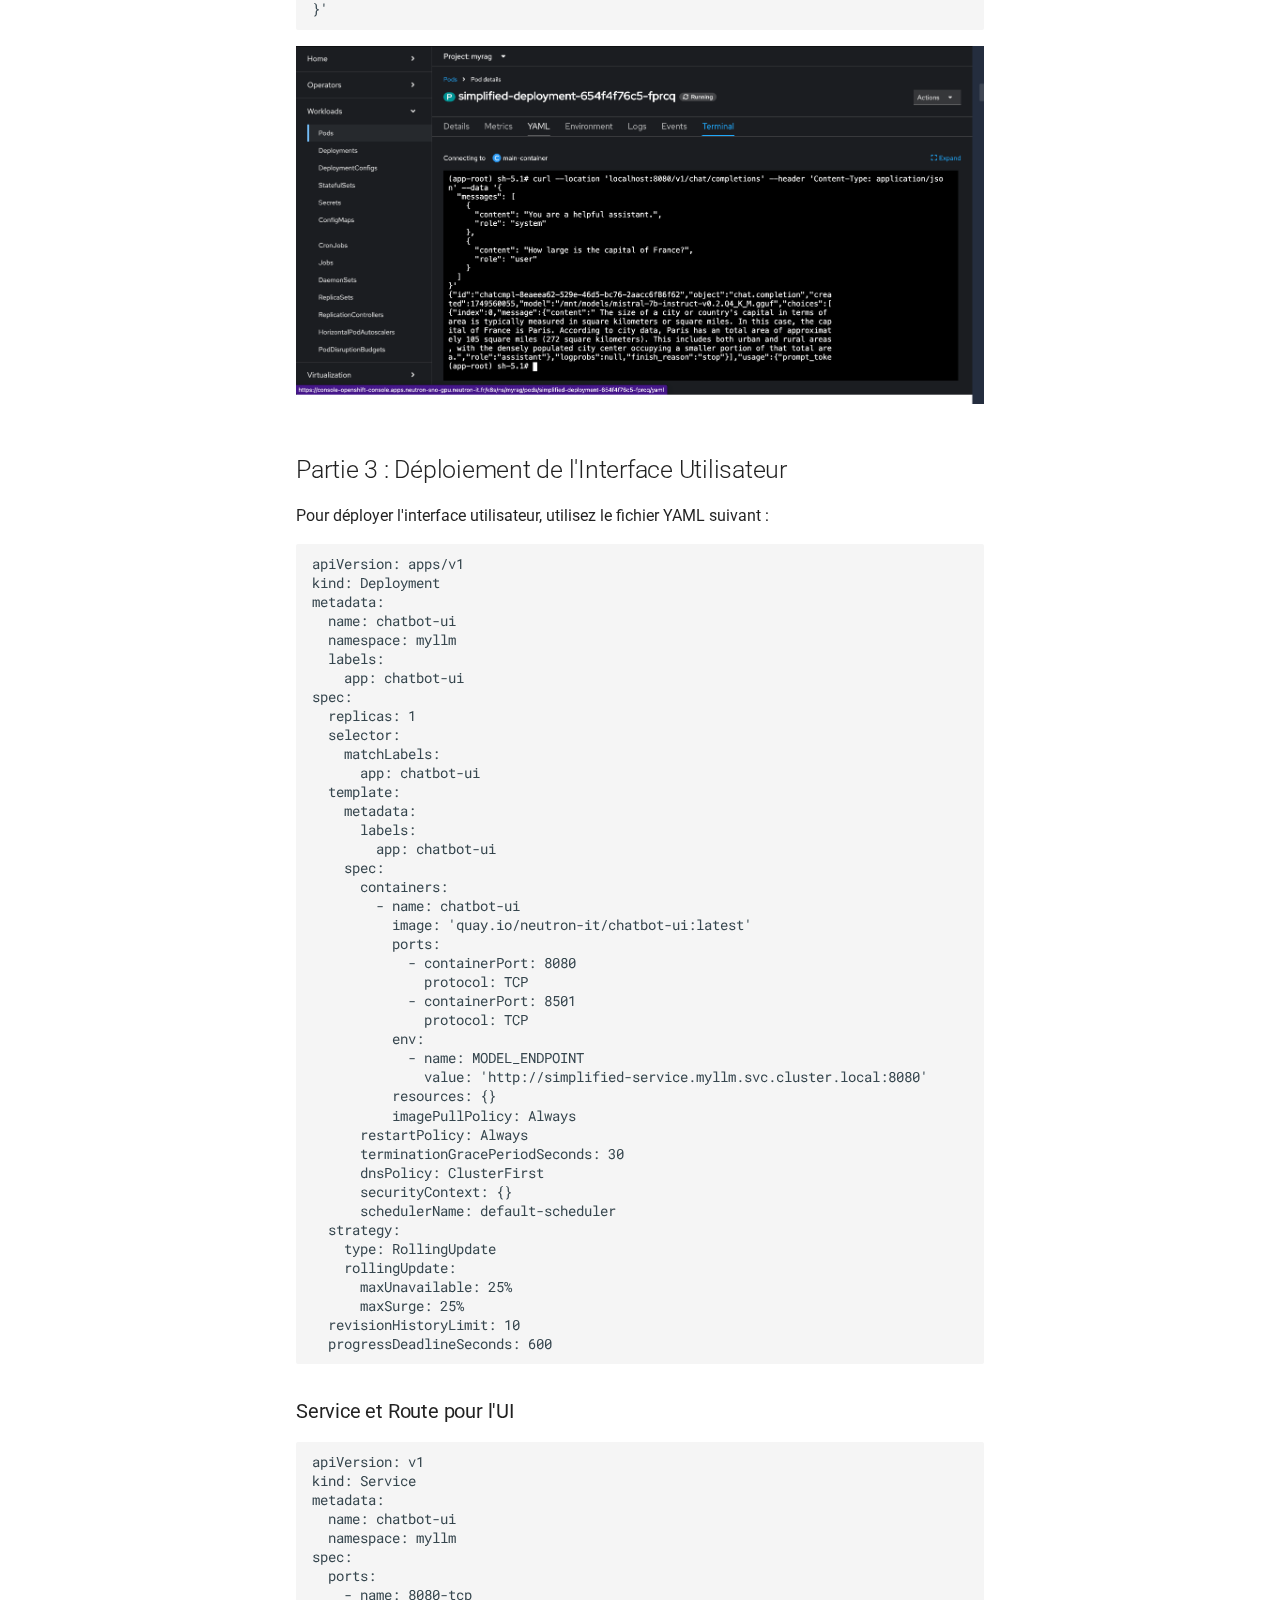
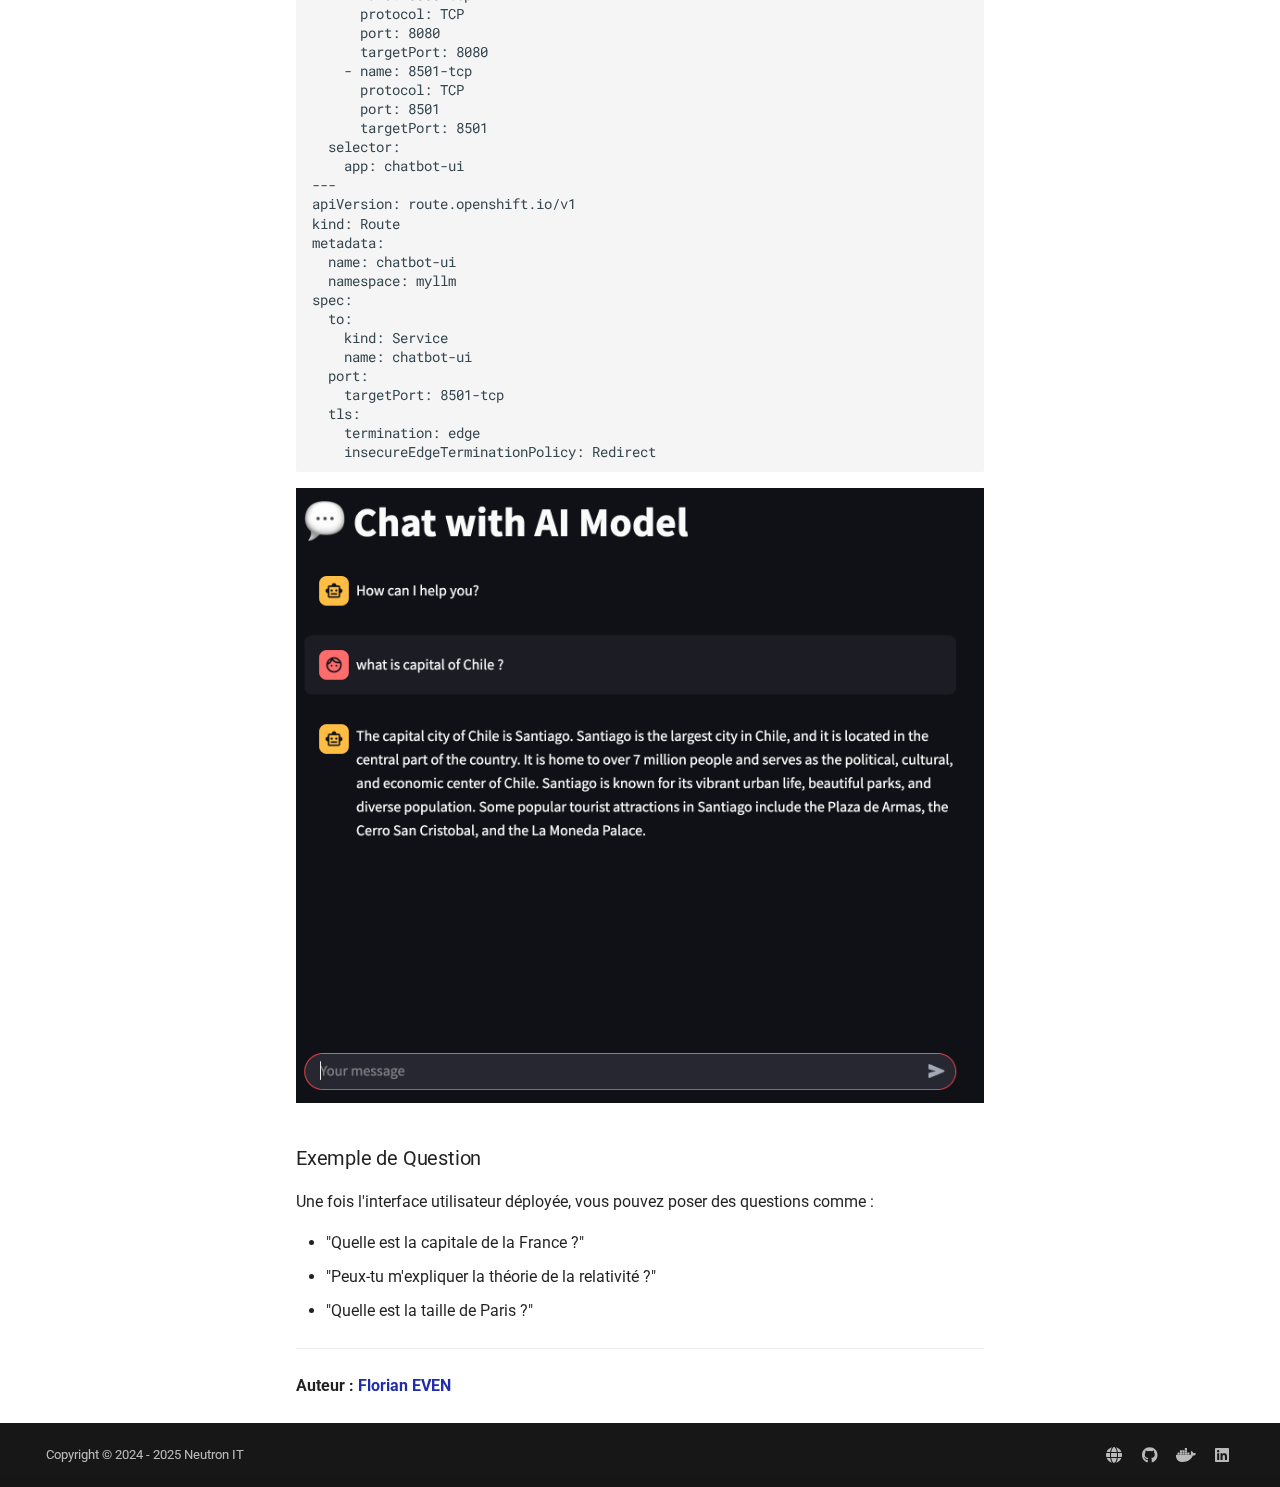
<file: OpenShift/Intelligence-Artificielle/llamaCPP/index.html>
<!doctype html>
<html lang="fr" class="no-js">
  <head>
    
      <meta charset="utf-8">
      <meta name="viewport" content="width=device-width,initial-scale=1">
      
      
      
        <link rel="canonical" href="https://blog.neutron-it.fr/OpenShift/Intelligence-Artificielle/llamaCPP/">
      
      
        <link rel="prev" href="../SharedGPU/">
      
      
        <link rel="next" href="../rag_llama_minio_blog/">
      
      
      <link rel="icon" href="../../../assets/favicon.png">
      <meta name="generator" content="mkdocs-1.6.1, mkdocs-material-9.6.15">
    
    
      
        <title>Déploiement de modèle en inférence sur OpenShift - </title>
      
    
    
      <link rel="stylesheet" href="../../../assets/stylesheets/main.342714a4.min.css">
      
        
        <link rel="stylesheet" href="../../../assets/stylesheets/palette.06af60db.min.css">
      
      


    
    
      
    
    
      
        
        
        <link rel="preconnect" href="https://fonts.gstatic.com" crossorigin>
        <link rel="stylesheet" href="https://fonts.googleapis.com/css?family=Roboto:300,300i,400,400i,700,700i%7CRoboto+Mono:400,400i,700,700i&display=fallback">
        <style>:root{--md-text-font:"Roboto";--md-code-font:"Roboto Mono"}</style>
      
    
    
      <link rel="stylesheet" href="../../../stylesheets/extra.css">
    
    <script>__md_scope=new URL("../../..",location),__md_hash=e=>[...e].reduce(((e,_)=>(e<<5)-e+_.charCodeAt(0)),0),__md_get=(e,_=localStorage,t=__md_scope)=>JSON.parse(_.getItem(t.pathname+"."+e)),__md_set=(e,_,t=localStorage,a=__md_scope)=>{try{t.setItem(a.pathname+"."+e,JSON.stringify(_))}catch(e){}}</script>
    
      

    
    
    
  </head>
  
  
    
    
    
    
    
    <body dir="ltr" data-md-color-scheme="neutron-it" data-md-color-primary="indigo" data-md-color-accent="indigo">
  
    
    <input class="md-toggle" data-md-toggle="drawer" type="checkbox" id="__drawer" autocomplete="off">
    <input class="md-toggle" data-md-toggle="search" type="checkbox" id="__search" autocomplete="off">
    <label class="md-overlay" for="__drawer"></label>
    <div data-md-component="skip">
      
        
        <a href="#introduction" class="md-skip">
          Aller au contenu
        </a>
      
    </div>
    <div data-md-component="announce">
      
    </div>
    
    
      

  

<header class="md-header md-header--shadow" data-md-component="header">
  <nav class="md-header__inner md-grid" aria-label="En-tête">
    <a href="../../.." title="" class="md-header__button md-logo" aria-label="" data-md-component="logo">
      
  <img src="../../../assets/logo.png" alt="logo">

    </a>
    <label class="md-header__button md-icon" for="__drawer">
      
      <svg xmlns="http://www.w3.org/2000/svg" viewBox="0 0 24 24"><path d="M3 6h18v2H3zm0 5h18v2H3zm0 5h18v2H3z"/></svg>
    </label>
    <div class="md-header__title" data-md-component="header-title">
      <div class="md-header__ellipsis">
        <div class="md-header__topic">
          <span class="md-ellipsis">
            
          </span>
        </div>
        <div class="md-header__topic" data-md-component="header-topic">
          <span class="md-ellipsis">
            
              Déploiement de modèle en inférence sur OpenShift
            
          </span>
        </div>
      </div>
    </div>
    
      
    
    
    
    
      
      
        <label class="md-header__button md-icon" for="__search">
          
          <svg xmlns="http://www.w3.org/2000/svg" viewBox="0 0 24 24"><path d="M9.5 3A6.5 6.5 0 0 1 16 9.5c0 1.61-.59 3.09-1.56 4.23l.27.27h.79l5 5-1.5 1.5-5-5v-.79l-.27-.27A6.52 6.52 0 0 1 9.5 16 6.5 6.5 0 0 1 3 9.5 6.5 6.5 0 0 1 9.5 3m0 2C7 5 5 7 5 9.5S7 14 9.5 14 14 12 14 9.5 12 5 9.5 5"/></svg>
        </label>
        <div class="md-search" data-md-component="search" role="dialog">
  <label class="md-search__overlay" for="__search"></label>
  <div class="md-search__inner" role="search">
    <form class="md-search__form" name="search">
      <input type="text" class="md-search__input" name="query" aria-label="Rechercher" placeholder="Rechercher" autocapitalize="off" autocorrect="off" autocomplete="off" spellcheck="false" data-md-component="search-query" required>
      <label class="md-search__icon md-icon" for="__search">
        
        <svg xmlns="http://www.w3.org/2000/svg" viewBox="0 0 24 24"><path d="M9.5 3A6.5 6.5 0 0 1 16 9.5c0 1.61-.59 3.09-1.56 4.23l.27.27h.79l5 5-1.5 1.5-5-5v-.79l-.27-.27A6.52 6.52 0 0 1 9.5 16 6.5 6.5 0 0 1 3 9.5 6.5 6.5 0 0 1 9.5 3m0 2C7 5 5 7 5 9.5S7 14 9.5 14 14 12 14 9.5 12 5 9.5 5"/></svg>
        
        <svg xmlns="http://www.w3.org/2000/svg" viewBox="0 0 24 24"><path d="M20 11v2H8l5.5 5.5-1.42 1.42L4.16 12l7.92-7.92L13.5 5.5 8 11z"/></svg>
      </label>
      <nav class="md-search__options" aria-label="Recherche">
        
          <a href="javascript:void(0)" class="md-search__icon md-icon" title="Partager" aria-label="Partager" data-clipboard data-clipboard-text="" data-md-component="search-share" tabindex="-1">
            
            <svg xmlns="http://www.w3.org/2000/svg" viewBox="0 0 24 24"><path d="M18 16.08c-.76 0-1.44.3-1.96.77L8.91 12.7c.05-.23.09-.46.09-.7s-.04-.47-.09-.7l7.05-4.11c.54.5 1.25.81 2.04.81a3 3 0 0 0 3-3 3 3 0 0 0-3-3 3 3 0 0 0-3 3c0 .24.04.47.09.7L8.04 9.81C7.5 9.31 6.79 9 6 9a3 3 0 0 0-3 3 3 3 0 0 0 3 3c.79 0 1.5-.31 2.04-.81l7.12 4.15c-.05.21-.08.43-.08.66 0 1.61 1.31 2.91 2.92 2.91s2.92-1.3 2.92-2.91A2.92 2.92 0 0 0 18 16.08"/></svg>
          </a>
        
        <button type="reset" class="md-search__icon md-icon" title="Effacer" aria-label="Effacer" tabindex="-1">
          
          <svg xmlns="http://www.w3.org/2000/svg" viewBox="0 0 24 24"><path d="M19 6.41 17.59 5 12 10.59 6.41 5 5 6.41 10.59 12 5 17.59 6.41 19 12 13.41 17.59 19 19 17.59 13.41 12z"/></svg>
        </button>
      </nav>
      
        <div class="md-search__suggest" data-md-component="search-suggest"></div>
      
    </form>
    <div class="md-search__output">
      <div class="md-search__scrollwrap" tabindex="0" data-md-scrollfix>
        <div class="md-search-result" data-md-component="search-result">
          <div class="md-search-result__meta">
            Initialisation de la recherche
          </div>
          <ol class="md-search-result__list" role="presentation"></ol>
        </div>
      </div>
    </div>
  </div>
</div>
      
    
    
  </nav>
  
</header>
    
    <div class="md-container" data-md-component="container">
      
      
        
          
        
      
      <main class="md-main" data-md-component="main">
        <div class="md-main__inner md-grid">
          
            
              
              <div class="md-sidebar md-sidebar--primary" data-md-component="sidebar" data-md-type="navigation" >
                <div class="md-sidebar__scrollwrap">
                  <div class="md-sidebar__inner">
                    



<nav class="md-nav md-nav--primary" aria-label="Navigation" data-md-level="0">
  <label class="md-nav__title" for="__drawer">
    <a href="../../.." title="" class="md-nav__button md-logo" aria-label="" data-md-component="logo">
      
  <img src="../../../assets/logo.png" alt="logo">

    </a>
    
  </label>
  
  <ul class="md-nav__list" data-md-scrollfix>
    
      
      
  
  
  
  
    <li class="md-nav__item">
      <a href="../../.." class="md-nav__link">
        
  
  
  <span class="md-ellipsis">
    Accueil
    
  </span>
  

      </a>
    </li>
  

    
      
      
  
  
  
  
    <li class="md-nav__item">
      <a href="../../../tags/" class="md-nav__link">
        
  
  
  <span class="md-ellipsis">
    Tous les articles
    
  </span>
  

      </a>
    </li>
  

    
      
      
  
  
  
  
    
    
      
        
      
    
    
    
      
        
        
      
    
    
    <li class="md-nav__item md-nav__item--section md-nav__item--nested">
      
        
        
        <input class="md-nav__toggle md-toggle " type="checkbox" id="__nav_3" >
        
          
          <label class="md-nav__link" for="__nav_3" id="__nav_3_label" tabindex="">
            
  
  
  <span class="md-ellipsis">
    BootC
    
  </span>
  

            <span class="md-nav__icon md-icon"></span>
          </label>
        
        <nav class="md-nav" data-md-level="1" aria-labelledby="__nav_3_label" aria-expanded="false">
          <label class="md-nav__title" for="__nav_3">
            <span class="md-nav__icon md-icon"></span>
            BootC
          </label>
          <ul class="md-nav__list" data-md-scrollfix>
            
              
                
  
  
  
  
    <li class="md-nav__item">
      <a href="../../../BootC/MinIO/" class="md-nav__link">
        
  
  
  <span class="md-ellipsis">
    Déployer MinIO avec BootC
    
  </span>
  

      </a>
    </li>
  

              
            
          </ul>
        </nav>
      
    </li>
  

    
      
      
  
  
    
  
  
  
    
    
      
        
      
        
      
        
      
        
      
    
    
    
      
        
        
      
    
    
    <li class="md-nav__item md-nav__item--active md-nav__item--section md-nav__item--nested">
      
        
        
        <input class="md-nav__toggle md-toggle " type="checkbox" id="__nav_4" checked>
        
          
          <label class="md-nav__link" for="__nav_4" id="__nav_4_label" tabindex="">
            
  
  
  <span class="md-ellipsis">
    OpenShift
    
  </span>
  

            <span class="md-nav__icon md-icon"></span>
          </label>
        
        <nav class="md-nav" data-md-level="1" aria-labelledby="__nav_4_label" aria-expanded="true">
          <label class="md-nav__title" for="__nav_4">
            <span class="md-nav__icon md-icon"></span>
            OpenShift
          </label>
          <ul class="md-nav__list" data-md-scrollfix>
            
              
                
  
  
  
  
    
    
      
        
      
    
    
    
      
    
    
    <li class="md-nav__item md-nav__item--nested">
      
        
        
        <input class="md-nav__toggle md-toggle " type="checkbox" id="__nav_4_1" >
        
          
          <label class="md-nav__link" for="__nav_4_1" id="__nav_4_1_label" tabindex="0">
            
  
  
  <span class="md-ellipsis">
    Configuration
    
  </span>
  

            <span class="md-nav__icon md-icon"></span>
          </label>
        
        <nav class="md-nav" data-md-level="2" aria-labelledby="__nav_4_1_label" aria-expanded="false">
          <label class="md-nav__title" for="__nav_4_1">
            <span class="md-nav__icon md-icon"></span>
            Configuration
          </label>
          <ul class="md-nav__list" data-md-scrollfix>
            
              
                
  
  
  
  
    <li class="md-nav__item">
      <a href="../../Configuration/openshift-image-registry/" class="md-nav__link">
        
  
  
  <span class="md-ellipsis">
    Comment exposer la registry interne OpenShift ?
    
  </span>
  

      </a>
    </li>
  

              
            
          </ul>
        </nav>
      
    </li>
  

              
            
              
                
  
  
    
  
  
  
    
    
      
        
      
        
      
        
      
        
      
        
      
        
      
        
      
    
    
    
      
    
    
    <li class="md-nav__item md-nav__item--active md-nav__item--nested">
      
        
        
        <input class="md-nav__toggle md-toggle " type="checkbox" id="__nav_4_2" checked>
        
          
          <label class="md-nav__link" for="__nav_4_2" id="__nav_4_2_label" tabindex="0">
            
  
  
  <span class="md-ellipsis">
    Intelligence Artificielle
    
  </span>
  

            <span class="md-nav__icon md-icon"></span>
          </label>
        
        <nav class="md-nav" data-md-level="2" aria-labelledby="__nav_4_2_label" aria-expanded="true">
          <label class="md-nav__title" for="__nav_4_2">
            <span class="md-nav__icon md-icon"></span>
            Intelligence Artificielle
          </label>
          <ul class="md-nav__list" data-md-scrollfix>
            
              
                
  
  
  
  
    <li class="md-nav__item">
      <a href="../CVAT-YOLO/" class="md-nav__link">
        
  
  
  <span class="md-ellipsis">
    De l'Annotation à la Détection : Entraîner un Modèle YOLO sur OpenShift AI
    
  </span>
  

      </a>
    </li>
  

              
            
              
                
  
  
  
  
    <li class="md-nav__item">
      <a href="../DeepSeek/" class="md-nav__link">
        
  
  
  <span class="md-ellipsis">
    Déploiement de DeepSeek sur OpenShift
    
  </span>
  

      </a>
    </li>
  

              
            
              
                
  
  
  
  
    <li class="md-nav__item">
      <a href="../EdgeIA/" class="md-nav__link">
        
  
  
  <span class="md-ellipsis">
    L'Edge IA dans l'écosystème RedHat
    
  </span>
  

      </a>
    </li>
  

              
            
              
                
  
  
  
  
    <li class="md-nav__item">
      <a href="../ObjectDetection/" class="md-nav__link">
        
  
  
  <span class="md-ellipsis">
    Entraînement et évaluation d'un modèle YOLO
    
  </span>
  

      </a>
    </li>
  

              
            
              
                
  
  
  
  
    <li class="md-nav__item">
      <a href="../SharedGPU/" class="md-nav__link">
        
  
  
  <span class="md-ellipsis">
    Configuration de GPU sur OpenShift
    
  </span>
  

      </a>
    </li>
  

              
            
              
                
  
  
    
  
  
  
    <li class="md-nav__item md-nav__item--active">
      
      <input class="md-nav__toggle md-toggle" type="checkbox" id="__toc">
      
      
      
        <label class="md-nav__link md-nav__link--active" for="__toc">
          
  
  
  <span class="md-ellipsis">
    Déploiement de modèle en inférence sur OpenShift
    
  </span>
  

          <span class="md-nav__icon md-icon"></span>
        </label>
      
      <a href="./" class="md-nav__link md-nav__link--active">
        
  
  
  <span class="md-ellipsis">
    Déploiement de modèle en inférence sur OpenShift
    
  </span>
  

      </a>
      
        

<nav class="md-nav md-nav--secondary" aria-label="Table des matières">
  
  
  
  
    <label class="md-nav__title" for="__toc">
      <span class="md-nav__icon md-icon"></span>
      Table des matières
    </label>
    <ul class="md-nav__list" data-md-component="toc" data-md-scrollfix>
      
        <li class="md-nav__item">
  <a href="#introduction" class="md-nav__link">
    <span class="md-ellipsis">
      Introduction
    </span>
  </a>
  
</li>
      
        <li class="md-nav__item">
  <a href="#prerequis" class="md-nav__link">
    <span class="md-ellipsis">
      Prérequis
    </span>
  </a>
  
</li>
      
        <li class="md-nav__item">
  <a href="#partie-1-telechargement-et-upload-du-modele" class="md-nav__link">
    <span class="md-ellipsis">
      Partie 1 : Téléchargement et Upload du Modèle
    </span>
  </a>
  
    <nav class="md-nav" aria-label="Partie 1 : Téléchargement et Upload du Modèle">
      <ul class="md-nav__list">
        
          <li class="md-nav__item">
  <a href="#telecharger-mistral-depuis-hugging-face" class="md-nav__link">
    <span class="md-ellipsis">
      Télécharger Mistral depuis Hugging Face
    </span>
  </a>
  
</li>
        
          <li class="md-nav__item">
  <a href="#upload-du-modele-dans-minio" class="md-nav__link">
    <span class="md-ellipsis">
      Upload du Modèle dans MinIO
    </span>
  </a>
  
</li>
        
      </ul>
    </nav>
  
</li>
      
        <li class="md-nav__item">
  <a href="#partie-2-deploiement-du-pod-llamacpp" class="md-nav__link">
    <span class="md-ellipsis">
      Partie 2 : Déploiement du Pod Llama.cpp
    </span>
  </a>
  
    <nav class="md-nav" aria-label="Partie 2 : Déploiement du Pod Llama.cpp">
      <ul class="md-nav__list">
        
          <li class="md-nav__item">
  <a href="#configuration-du-pod" class="md-nav__link">
    <span class="md-ellipsis">
      Configuration du Pod
    </span>
  </a>
  
</li>
        
          <li class="md-nav__item">
  <a href="#explication" class="md-nav__link">
    <span class="md-ellipsis">
      Explication
    </span>
  </a>
  
</li>
        
          <li class="md-nav__item">
  <a href="#service-et-route" class="md-nav__link">
    <span class="md-ellipsis">
      Service et Route
    </span>
  </a>
  
</li>
        
          <li class="md-nav__item">
  <a href="#test-du-service" class="md-nav__link">
    <span class="md-ellipsis">
      Test du Service
    </span>
  </a>
  
</li>
        
      </ul>
    </nav>
  
</li>
      
        <li class="md-nav__item">
  <a href="#partie-3-deploiement-de-linterface-utilisateur" class="md-nav__link">
    <span class="md-ellipsis">
      Partie 3 : Déploiement de l'Interface Utilisateur
    </span>
  </a>
  
    <nav class="md-nav" aria-label="Partie 3 : Déploiement de l&#39;Interface Utilisateur">
      <ul class="md-nav__list">
        
          <li class="md-nav__item">
  <a href="#service-et-route-pour-lui" class="md-nav__link">
    <span class="md-ellipsis">
      Service et Route pour l'UI
    </span>
  </a>
  
</li>
        
          <li class="md-nav__item">
  <a href="#exemple-de-question" class="md-nav__link">
    <span class="md-ellipsis">
      Exemple de Question
    </span>
  </a>
  
</li>
        
      </ul>
    </nav>
  
</li>
      
    </ul>
  
</nav>
      
    </li>
  

              
            
              
                
  
  
  
  
    <li class="md-nav__item">
      <a href="../rag_llama_minio_blog/" class="md-nav__link">
        
  
  
  <span class="md-ellipsis">
    Mise en place d'un RAG déconnecté sur OpenShift AI
    
  </span>
  

      </a>
    </li>
  

              
            
          </ul>
        </nav>
      
    </li>
  

              
            
              
                
  
  
  
  
    
    
      
        
      
    
    
    
      
    
    
    <li class="md-nav__item md-nav__item--nested">
      
        
        
        <input class="md-nav__toggle md-toggle " type="checkbox" id="__nav_4_3" >
        
          
          <label class="md-nav__link" for="__nav_4_3" id="__nav_4_3_label" tabindex="0">
            
  
  
  <span class="md-ellipsis">
    Operator
    
  </span>
  

            <span class="md-nav__icon md-icon"></span>
          </label>
        
        <nav class="md-nav" data-md-level="2" aria-labelledby="__nav_4_3_label" aria-expanded="false">
          <label class="md-nav__title" for="__nav_4_3">
            <span class="md-nav__icon md-icon"></span>
            Operator
          </label>
          <ul class="md-nav__list" data-md-scrollfix>
            
              
                
  
  
  
  
    <li class="md-nav__item">
      <a href="../../Operator/Vaultwarden/" class="md-nav__link">
        
  
  
  <span class="md-ellipsis">
    Création d'un Operator sur OpenShift avec Vaultwarden
    
  </span>
  

      </a>
    </li>
  

              
            
          </ul>
        </nav>
      
    </li>
  

              
            
              
                
  
  
  
  
    
    
      
        
      
    
    
    
      
    
    
    <li class="md-nav__item md-nav__item--nested">
      
        
        
        <input class="md-nav__toggle md-toggle " type="checkbox" id="__nav_4_4" >
        
          
          <label class="md-nav__link" for="__nav_4_4" id="__nav_4_4_label" tabindex="0">
            
  
  
  <span class="md-ellipsis">
    RealTime
    
  </span>
  

            <span class="md-nav__icon md-icon"></span>
          </label>
        
        <nav class="md-nav" data-md-level="2" aria-labelledby="__nav_4_4_label" aria-expanded="false">
          <label class="md-nav__title" for="__nav_4_4">
            <span class="md-nav__icon md-icon"></span>
            RealTime
          </label>
          <ul class="md-nav__list" data-md-scrollfix>
            
              
                
  
  
  
  
    <li class="md-nav__item">
      <a href="../../RealTime/RealTime/" class="md-nav__link">
        
  
  
  <span class="md-ellipsis">
    Utiliser les capacités temps réel d'OpenShift
    
  </span>
  

      </a>
    </li>
  

              
            
          </ul>
        </nav>
      
    </li>
  

              
            
          </ul>
        </nav>
      
    </li>
  

    
  </ul>
</nav>
                  </div>
                </div>
              </div>
            
            
              
              <div class="md-sidebar md-sidebar--secondary" data-md-component="sidebar" data-md-type="toc" >
                <div class="md-sidebar__scrollwrap">
                  <div class="md-sidebar__inner">
                    

<nav class="md-nav md-nav--secondary" aria-label="Table des matières">
  
  
  
  
    <label class="md-nav__title" for="__toc">
      <span class="md-nav__icon md-icon"></span>
      Table des matières
    </label>
    <ul class="md-nav__list" data-md-component="toc" data-md-scrollfix>
      
        <li class="md-nav__item">
  <a href="#introduction" class="md-nav__link">
    <span class="md-ellipsis">
      Introduction
    </span>
  </a>
  
</li>
      
        <li class="md-nav__item">
  <a href="#prerequis" class="md-nav__link">
    <span class="md-ellipsis">
      Prérequis
    </span>
  </a>
  
</li>
      
        <li class="md-nav__item">
  <a href="#partie-1-telechargement-et-upload-du-modele" class="md-nav__link">
    <span class="md-ellipsis">
      Partie 1 : Téléchargement et Upload du Modèle
    </span>
  </a>
  
    <nav class="md-nav" aria-label="Partie 1 : Téléchargement et Upload du Modèle">
      <ul class="md-nav__list">
        
          <li class="md-nav__item">
  <a href="#telecharger-mistral-depuis-hugging-face" class="md-nav__link">
    <span class="md-ellipsis">
      Télécharger Mistral depuis Hugging Face
    </span>
  </a>
  
</li>
        
          <li class="md-nav__item">
  <a href="#upload-du-modele-dans-minio" class="md-nav__link">
    <span class="md-ellipsis">
      Upload du Modèle dans MinIO
    </span>
  </a>
  
</li>
        
      </ul>
    </nav>
  
</li>
      
        <li class="md-nav__item">
  <a href="#partie-2-deploiement-du-pod-llamacpp" class="md-nav__link">
    <span class="md-ellipsis">
      Partie 2 : Déploiement du Pod Llama.cpp
    </span>
  </a>
  
    <nav class="md-nav" aria-label="Partie 2 : Déploiement du Pod Llama.cpp">
      <ul class="md-nav__list">
        
          <li class="md-nav__item">
  <a href="#configuration-du-pod" class="md-nav__link">
    <span class="md-ellipsis">
      Configuration du Pod
    </span>
  </a>
  
</li>
        
          <li class="md-nav__item">
  <a href="#explication" class="md-nav__link">
    <span class="md-ellipsis">
      Explication
    </span>
  </a>
  
</li>
        
          <li class="md-nav__item">
  <a href="#service-et-route" class="md-nav__link">
    <span class="md-ellipsis">
      Service et Route
    </span>
  </a>
  
</li>
        
          <li class="md-nav__item">
  <a href="#test-du-service" class="md-nav__link">
    <span class="md-ellipsis">
      Test du Service
    </span>
  </a>
  
</li>
        
      </ul>
    </nav>
  
</li>
      
        <li class="md-nav__item">
  <a href="#partie-3-deploiement-de-linterface-utilisateur" class="md-nav__link">
    <span class="md-ellipsis">
      Partie 3 : Déploiement de l'Interface Utilisateur
    </span>
  </a>
  
    <nav class="md-nav" aria-label="Partie 3 : Déploiement de l&#39;Interface Utilisateur">
      <ul class="md-nav__list">
        
          <li class="md-nav__item">
  <a href="#service-et-route-pour-lui" class="md-nav__link">
    <span class="md-ellipsis">
      Service et Route pour l'UI
    </span>
  </a>
  
</li>
        
          <li class="md-nav__item">
  <a href="#exemple-de-question" class="md-nav__link">
    <span class="md-ellipsis">
      Exemple de Question
    </span>
  </a>
  
</li>
        
      </ul>
    </nav>
  
</li>
      
    </ul>
  
</nav>
                  </div>
                </div>
              </div>
            
          
          
            <div class="md-content" data-md-component="content">
              <article class="md-content__inner md-typeset">
                
                  

  <nav class="md-tags" >
    
      
      
      
        <a href="../../../tags/#tag:ia" class="md-tag">IA</a>
      
    
      
      
      
        <a href="../../../tags/#tag:llama" class="md-tag">Llama</a>
      
    
      
      
      
        <a href="../../../tags/#tag:openshift" class="md-tag">OpenShift</a>
      
    
      
      
      
        <a href="../../../tags/#tag:openshift" class="md-tag">Openshift</a>
      
    
  </nav>



<h1 id="rendre-un-modele-disponible-en-inference-sur-openshift-avec-llamacpp">Rendre un Modèle Disponible en Inférence sur OpenShift avec Llama.cpp</h1>
<p><img alt="Llama cpp archi" src="../img/architecture-llama-cpp.png" /></p>
<h2 id="introduction">Introduction</h2>
<p>Dans cet article, nous allons explorer comment déployer un modèle de langage pour l'inférence sur OpenShift en utilisant Llama.cpp. Notre architecture globale comprendra un serveur MinIO pour rendre les modèles accessibles via S3, un pod Kubernetes avec un init container pour télécharger le modèle, et un conteneur principal exécutant Llama.cpp pour rendre le modèle disponible pour l'inférence. Enfin, nous déployerons une interface utilisateur pour interagir avec le modèle.</p>
<h2 id="prerequis">Prérequis</h2>
<p>Avant de commencer, assurez-vous d'avoir les éléments suivants :</p>
<ol>
<li><strong>Un cluster OpenShift</strong> : Assurez-vous d'avoir accès à un cluster OpenShift.</li>
<li><strong>MinIO</strong> : Un serveur MinIO configuré pour stocker vos modèles.</li>
<li><strong>Outils CLI</strong> : <code>oc</code> (OpenShift CLI) et <code>kubectl</code> pour interagir avec votre cluster.</li>
</ol>
<p>NOTE: Toute les actions ci-dessous seront réalisées dans le namespace myllm. Si vous utilisez un autres namespace mettez à jour les URL/namespace en conséquence.</p>
<h2 id="partie-1-telechargement-et-upload-du-modele">Partie 1 : Téléchargement et Upload du Modèle</h2>
<h3 id="telecharger-mistral-depuis-hugging-face">Télécharger Mistral depuis Hugging Face</h3>
<p>Pour commencer, téléchargez le modèle de votre choix depuis Hugging Face. Dans notre tutoriel nous utiliserons Mistral-7B. Vous pouvez utiliser la commande suivante pour télécharger le modèle au format GGUF.</p>
<pre><code class="language-bash"># Exemple de commande pour télécharger un modèle
wget https://huggingface.co/TheBloke/Mistral-7B-Instruct-v0.1-GGUF/resolve/main/mistral-7b-instruct-v0.1.Q4_K_M.gguf?download=true
</code></pre>
<p><img alt="mistral-7b" src="../img/mistral-7b-gguf.png" /></p>
<h3 id="upload-du-modele-dans-minio">Upload du Modèle dans MinIO</h3>
<p>Une fois le modèle téléchargé et converti, vous devez l'uploader dans votre bucket MinIO. Utilisez l'interface utilisateur de MinIO ou l'outil de ligne de commande <code>mc</code> pour uploader le modèle.</p>
<pre><code class="language-bash">mc cp /path/to/your/model/mistral-7b-instruct-v0.2.Q4_K_M.gguf myminio/mybucket/models/
</code></pre>
<p><img alt="minio-mistral" src="../img/minio-mistral.png" /></p>
<h2 id="partie-2-deploiement-du-pod-llamacpp">Partie 2 : Déploiement du Pod Llama.cpp</h2>
<h3 id="configuration-du-pod">Configuration du Pod</h3>
<p>Nous allons déployer un pod Kubernetes avec un init container pour télécharger le modèle depuis MinIO et un conteneur principal pour exécuter Llama.cpp.</p>
<p>Voici un exemple de fichier YAML pour le déploiement :</p>
<pre><code class="language-yaml">apiVersion: apps/v1
kind: Deployment
metadata:
  name: simplified-deployment
  namespace: myllm
spec:
  replicas: 1
  selector:
    matchLabels:
      app: simplified-app
  template:
    metadata:
      labels:
        app: simplified-app
    spec:
      volumes:
        - name: models-volume
          emptyDir: {}
        - name: shm
          emptyDir:
            medium: Memory
            sizeLimit: 2Gi
      initContainers:
        - name: s3-copy
          image: appropriate/curl
          command:
            - sh
            - '-c'
            - 'curl -k -o /mnt/models/mistral-7b-instruct-v0.2.Q4_K_M.gguf https://minio-s3-myllm.apps.neutron-sno-gpu.neutron-it.fr/models/mistral7bv2/mistral-7b-instruct-v0.2.Q4_K_M.gguf'
          volumeMounts:
            - name: models-volume
              mountPath: /mnt/models
      containers:
        - name: main-container
          image: quay.io/neutron-it/custom-model-serving-runtime:latest
          env:
            - name: MODEL_PATH
              value: /mnt/models
            - name: HOST
              value: 0.0.0.0
            - name: PORT
              value: '8080'
          ports:
            - containerPort: 8080
              protocol: TCP
          volumeMounts:
            - name: models-volume
              mountPath: /mnt/models
            - name: shm
              mountPath: /dev/shm
          securityContext:
            runAsUser: 0
</code></pre>
<h3 id="explication">Explication</h3>
<ul>
<li><strong>Init Container</strong> : Télécharge le modèle depuis MinIO et le place dans un volume partagé.</li>
<li><strong>Conteneur Principal</strong> : Exécute Llama.cpp pour rendre le modèle disponible pour l'inférence.</li>
</ul>
<h3 id="service-et-route">Service et Route</h3>
<p>Pour exposer le service, vous aurez besoin d'un Service et d'une Route :</p>
<pre><code class="language-yaml">apiVersion: v1
kind: Service
metadata:
  name: simplified-service
  namespace: myllm
spec:
  selector:
    app: simplified-app
  ports:
    - protocol: TCP
      port: 8080
      targetPort: 8080
---
apiVersion: route.openshift.io/v1
kind: Route
metadata:
  name: simplified-route
  namespace: myllm
spec:
  to:
    kind: Service
    name: simplified-service
  port:
    targetPort: 8080
  tls:
    termination: edge
    insecureEdgeTerminationPolicy: Redirect
</code></pre>
<h3 id="test-du-service">Test du Service</h3>
<p>Vous pouvez tester le service en utilisant <code>curl</code> depuis le pod créé:</p>
<pre><code class="language-bash">curl --location 'https://localhost:8080/v1/chat/completions' \
--header 'Content-Type: application/json' \
--data '{
  &quot;messages&quot;: [
    {
      &quot;content&quot;: &quot;You are a helpful assistant.&quot;,
      &quot;role&quot;: &quot;system&quot;
    },
    {
      &quot;content&quot;: &quot;How large is the capital of France?&quot;,
      &quot;role&quot;: &quot;user&quot;
    }
  ]
}'
</code></pre>
<p><img alt="test-inference" src="../img/test-inference.png" /></p>
<h2 id="partie-3-deploiement-de-linterface-utilisateur">Partie 3 : Déploiement de l'Interface Utilisateur</h2>
<p>Pour déployer l'interface utilisateur, utilisez le fichier YAML suivant :</p>
<pre><code class="language-yaml">apiVersion: apps/v1
kind: Deployment
metadata:
  name: chatbot-ui
  namespace: myllm
  labels:
    app: chatbot-ui
spec:
  replicas: 1
  selector:
    matchLabels:
      app: chatbot-ui
  template:
    metadata:
      labels:
        app: chatbot-ui
    spec:
      containers:
        - name: chatbot-ui
          image: 'quay.io/neutron-it/chatbot-ui:latest'
          ports:
            - containerPort: 8080
              protocol: TCP
            - containerPort: 8501
              protocol: TCP
          env:
            - name: MODEL_ENDPOINT
              value: 'http://simplified-service.myllm.svc.cluster.local:8080'
          resources: {}
          imagePullPolicy: Always
      restartPolicy: Always
      terminationGracePeriodSeconds: 30
      dnsPolicy: ClusterFirst
      securityContext: {}
      schedulerName: default-scheduler
  strategy:
    type: RollingUpdate
    rollingUpdate:
      maxUnavailable: 25%
      maxSurge: 25%
  revisionHistoryLimit: 10
  progressDeadlineSeconds: 600
</code></pre>
<h3 id="service-et-route-pour-lui">Service et Route pour l'UI</h3>
<pre><code class="language-yaml">apiVersion: v1
kind: Service
metadata:
  name: chatbot-ui
  namespace: myllm
spec:
  ports:
    - name: 8080-tcp
      protocol: TCP
      port: 8080
      targetPort: 8080
    - name: 8501-tcp
      protocol: TCP
      port: 8501
      targetPort: 8501
  selector:
    app: chatbot-ui
---
apiVersion: route.openshift.io/v1
kind: Route
metadata:
  name: chatbot-ui
  namespace: myllm
spec:
  to:
    kind: Service
    name: chatbot-ui
  port:
    targetPort: 8501-tcp
  tls:
    termination: edge
    insecureEdgeTerminationPolicy: Redirect
</code></pre>
<p><img alt="test-with-ui" src="../img/test-ui.png" /></p>
<h3 id="exemple-de-question">Exemple de Question</h3>
<p>Une fois l'interface utilisateur déployée, vous pouvez poser des questions comme :</p>
<ul>
<li>"Quelle est la capitale de la France ?"</li>
<li>"Peux-tu m'expliquer la théorie de la relativité ?"</li>
<li>"Quelle est la taille de Paris ?"</li>
</ul>
<hr />
<p><strong>Auteur : <a href="https://www.linkedin.com/in/florian-even/">Florian EVEN</a></strong></p>







  
  






                
              </article>
            </div>
          
          
<script>var target=document.getElementById(location.hash.slice(1));target&&target.name&&(target.checked=target.name.startsWith("__tabbed_"))</script>
        </div>
        
          <button type="button" class="md-top md-icon" data-md-component="top" hidden>
  
  <svg xmlns="http://www.w3.org/2000/svg" viewBox="0 0 24 24"><path d="M13 20h-2V8l-5.5 5.5-1.42-1.42L12 4.16l7.92 7.92-1.42 1.42L13 8z"/></svg>
  Retour en haut de la page
</button>
        
      </main>
      
        <footer class="md-footer">
  
  <div class="md-footer-meta md-typeset">
    <div class="md-footer-meta__inner md-grid">
      <div class="md-copyright">
  
    <div class="md-copyright__highlight">
      Copyright &copy; 2024 - 2025 Neutron IT
    </div>
  
  
</div>
      
        <div class="md-social">
  
    
    
    
    
      
      
    
    <a href="https://neutron-it.fr" target="_blank" rel="noopener" title="neutron-it.fr" class="md-social__link">
      <svg xmlns="http://www.w3.org/2000/svg" viewBox="0 0 512 512"><!--! Font Awesome Free 6.7.2 by @fontawesome - https://fontawesome.com License - https://fontawesome.com/license/free (Icons: CC BY 4.0, Fonts: SIL OFL 1.1, Code: MIT License) Copyright 2024 Fonticons, Inc.--><path d="M352 256c0 22.2-1.2 43.6-3.3 64H163.4c-2.2-20.4-3.3-41.8-3.3-64s1.2-43.6 3.3-64h185.3c2.2 20.4 3.3 41.8 3.3 64m28.8-64h123.1c5.3 20.5 8.1 41.9 8.1 64s-2.8 43.5-8.1 64H380.8c2.1-20.6 3.2-42 3.2-64s-1.1-43.4-3.2-64m112.6-32H376.7c-10-63.9-29.8-117.4-55.3-151.6 78.3 20.7 142 77.5 171.9 151.6zm-149.1 0H167.7c6.1-36.4 15.5-68.6 27-94.7 10.5-23.6 22.2-40.7 33.5-51.5C239.4 3.2 248.7 0 256 0s16.6 3.2 27.8 13.8c11.3 10.8 23 27.9 33.5 51.5 11.6 26 20.9 58.2 27 94.7m-209 0H18.6c30-74.1 93.6-130.9 172-151.6-25.5 34.2-45.3 87.7-55.3 151.6M8.1 192h123.1c-2.1 20.6-3.2 42-3.2 64s1.1 43.4 3.2 64H8.1C2.8 299.5 0 278.1 0 256s2.8-43.5 8.1-64m186.6 254.6c-11.6-26-20.9-58.2-27-94.6h176.6c-6.1 36.4-15.5 68.6-27 94.6-10.5 23.6-22.2 40.7-33.5 51.5-11.2 10.7-20.5 13.9-27.8 13.9s-16.6-3.2-27.8-13.8c-11.3-10.8-23-27.9-33.5-51.5zM135.3 352c10 63.9 29.8 117.4 55.3 151.6-78.4-20.7-142-77.5-172-151.6zm358.1 0c-30 74.1-93.6 130.9-171.9 151.6 25.5-34.2 45.2-87.7 55.3-151.6h116.7z"/></svg>
    </a>
  
    
    
    
    
      
      
    
    <a href="https://github.com/neutron-IT-organization" target="_blank" rel="noopener" title="github.com" class="md-social__link">
      <svg xmlns="http://www.w3.org/2000/svg" viewBox="0 0 496 512"><!--! Font Awesome Free 6.7.2 by @fontawesome - https://fontawesome.com License - https://fontawesome.com/license/free (Icons: CC BY 4.0, Fonts: SIL OFL 1.1, Code: MIT License) Copyright 2024 Fonticons, Inc.--><path d="M165.9 397.4c0 2-2.3 3.6-5.2 3.6-3.3.3-5.6-1.3-5.6-3.6 0-2 2.3-3.6 5.2-3.6 3-.3 5.6 1.3 5.6 3.6m-31.1-4.5c-.7 2 1.3 4.3 4.3 4.9 2.6 1 5.6 0 6.2-2s-1.3-4.3-4.3-5.2c-2.6-.7-5.5.3-6.2 2.3m44.2-1.7c-2.9.7-4.9 2.6-4.6 4.9.3 2 2.9 3.3 5.9 2.6 2.9-.7 4.9-2.6 4.6-4.6-.3-1.9-3-3.2-5.9-2.9M244.8 8C106.1 8 0 113.3 0 252c0 110.9 69.8 205.8 169.5 239.2 12.8 2.3 17.3-5.6 17.3-12.1 0-6.2-.3-40.4-.3-61.4 0 0-70 15-84.7-29.8 0 0-11.4-29.1-27.8-36.6 0 0-22.9-15.7 1.6-15.4 0 0 24.9 2 38.6 25.8 21.9 38.6 58.6 27.5 72.9 20.9 2.3-16 8.8-27.1 16-33.7-55.9-6.2-112.3-14.3-112.3-110.5 0-27.5 7.6-41.3 23.6-58.9-2.6-6.5-11.1-33.3 2.6-67.9 20.9-6.5 69 27 69 27 20-5.6 41.5-8.5 62.8-8.5s42.8 2.9 62.8 8.5c0 0 48.1-33.6 69-27 13.7 34.7 5.2 61.4 2.6 67.9 16 17.7 25.8 31.5 25.8 58.9 0 96.5-58.9 104.2-114.8 110.5 9.2 7.9 17 22.9 17 46.4 0 33.7-.3 75.4-.3 83.6 0 6.5 4.6 14.4 17.3 12.1C428.2 457.8 496 362.9 496 252 496 113.3 383.5 8 244.8 8M97.2 352.9c-1.3 1-1 3.3.7 5.2 1.6 1.6 3.9 2.3 5.2 1 1.3-1 1-3.3-.7-5.2-1.6-1.6-3.9-2.3-5.2-1m-10.8-8.1c-.7 1.3.3 2.9 2.3 3.9 1.6 1 3.6.7 4.3-.7.7-1.3-.3-2.9-2.3-3.9-2-.6-3.6-.3-4.3.7m32.4 35.6c-1.6 1.3-1 4.3 1.3 6.2 2.3 2.3 5.2 2.6 6.5 1 1.3-1.3.7-4.3-1.3-6.2-2.2-2.3-5.2-2.6-6.5-1m-11.4-14.7c-1.6 1-1.6 3.6 0 5.9s4.3 3.3 5.6 2.3c1.6-1.3 1.6-3.9 0-6.2-1.4-2.3-4-3.3-5.6-2"/></svg>
    </a>
  
    
    
    
    
      
      
    
    <a href="https://quay.io/neutron-it" target="_blank" rel="noopener" title="quay.io" class="md-social__link">
      <svg xmlns="http://www.w3.org/2000/svg" viewBox="0 0 640 512"><!--! Font Awesome Free 6.7.2 by @fontawesome - https://fontawesome.com License - https://fontawesome.com/license/free (Icons: CC BY 4.0, Fonts: SIL OFL 1.1, Code: MIT License) Copyright 2024 Fonticons, Inc.--><path d="M349.9 236.3h-66.1v-59.4h66.1zm0-204.3h-66.1v60.7h66.1zm78.2 144.8H362v59.4h66.1zm-156.3-72.1h-66.1v60.1h66.1zm78.1 0h-66.1v60.1h66.1zm276.8 100c-14.4-9.7-47.6-13.2-73.1-8.4-3.3-24-16.7-44.9-41.1-63.7l-14-9.3-9.3 14c-18.4 27.8-23.4 73.6-3.7 103.8-8.7 4.7-25.8 11.1-48.4 10.7H2.4c-8.7 50.8 5.8 116.8 44 162.1 37.1 43.9 92.7 66.2 165.4 66.2 157.4 0 273.9-72.5 328.4-204.2 21.4.4 67.6.1 91.3-45.2 1.5-2.5 6.6-13.2 8.5-17.1zm-511.1-27.9h-66v59.4h66.1v-59.4zm78.1 0h-66.1v59.4h66.1zm78.1 0h-66.1v59.4h66.1zm-78.1-72.1h-66.1v60.1h66.1z"/></svg>
    </a>
  
    
    
    
    
      
      
    
    <a href="https://www.linkedin.com/company/neutron-it" target="_blank" rel="noopener" title="www.linkedin.com" class="md-social__link">
      <svg xmlns="http://www.w3.org/2000/svg" viewBox="0 0 448 512"><!--! Font Awesome Free 6.7.2 by @fontawesome - https://fontawesome.com License - https://fontawesome.com/license/free (Icons: CC BY 4.0, Fonts: SIL OFL 1.1, Code: MIT License) Copyright 2024 Fonticons, Inc.--><path d="M416 32H31.9C14.3 32 0 46.5 0 64.3v383.4C0 465.5 14.3 480 31.9 480H416c17.6 0 32-14.5 32-32.3V64.3c0-17.8-14.4-32.3-32-32.3M135.4 416H69V202.2h66.5V416zm-33.2-243c-21.3 0-38.5-17.3-38.5-38.5S80.9 96 102.2 96c21.2 0 38.5 17.3 38.5 38.5 0 21.3-17.2 38.5-38.5 38.5m282.1 243h-66.4V312c0-24.8-.5-56.7-34.5-56.7-34.6 0-39.9 27-39.9 54.9V416h-66.4V202.2h63.7v29.2h.9c8.9-16.8 30.6-34.5 62.9-34.5 67.2 0 79.7 44.3 79.7 101.9z"/></svg>
    </a>
  
</div>
      
    </div>
  </div>
</footer>
      
    </div>
    <div class="md-dialog" data-md-component="dialog">
      <div class="md-dialog__inner md-typeset"></div>
    </div>
    
    
    
      
      <script id="__config" type="application/json">{"base": "../../..", "features": ["navigation.indexes", "navigation.sections", "navigation.top", "search.suggest", "search.highlight", "search.share", "toc.follow"], "search": "../../../assets/javascripts/workers/search.d50fe291.min.js", "tags": null, "translations": {"clipboard.copied": "Copi\u00e9 dans le presse-papier", "clipboard.copy": "Copier dans le presse-papier", "search.result.more.one": "1 de plus sur cette page", "search.result.more.other": "# de plus sur cette page", "search.result.none": "Aucun document trouv\u00e9", "search.result.one": "1 document trouv\u00e9", "search.result.other": "# documents trouv\u00e9s", "search.result.placeholder": "Taper pour d\u00e9marrer la recherche", "search.result.term.missing": "Non trouv\u00e9", "select.version": "S\u00e9lectionner la version"}, "version": null}</script>
    
    
      <script src="../../../assets/javascripts/bundle.56ea9cef.min.js"></script>
      
    
  </body>
</html>
</file>
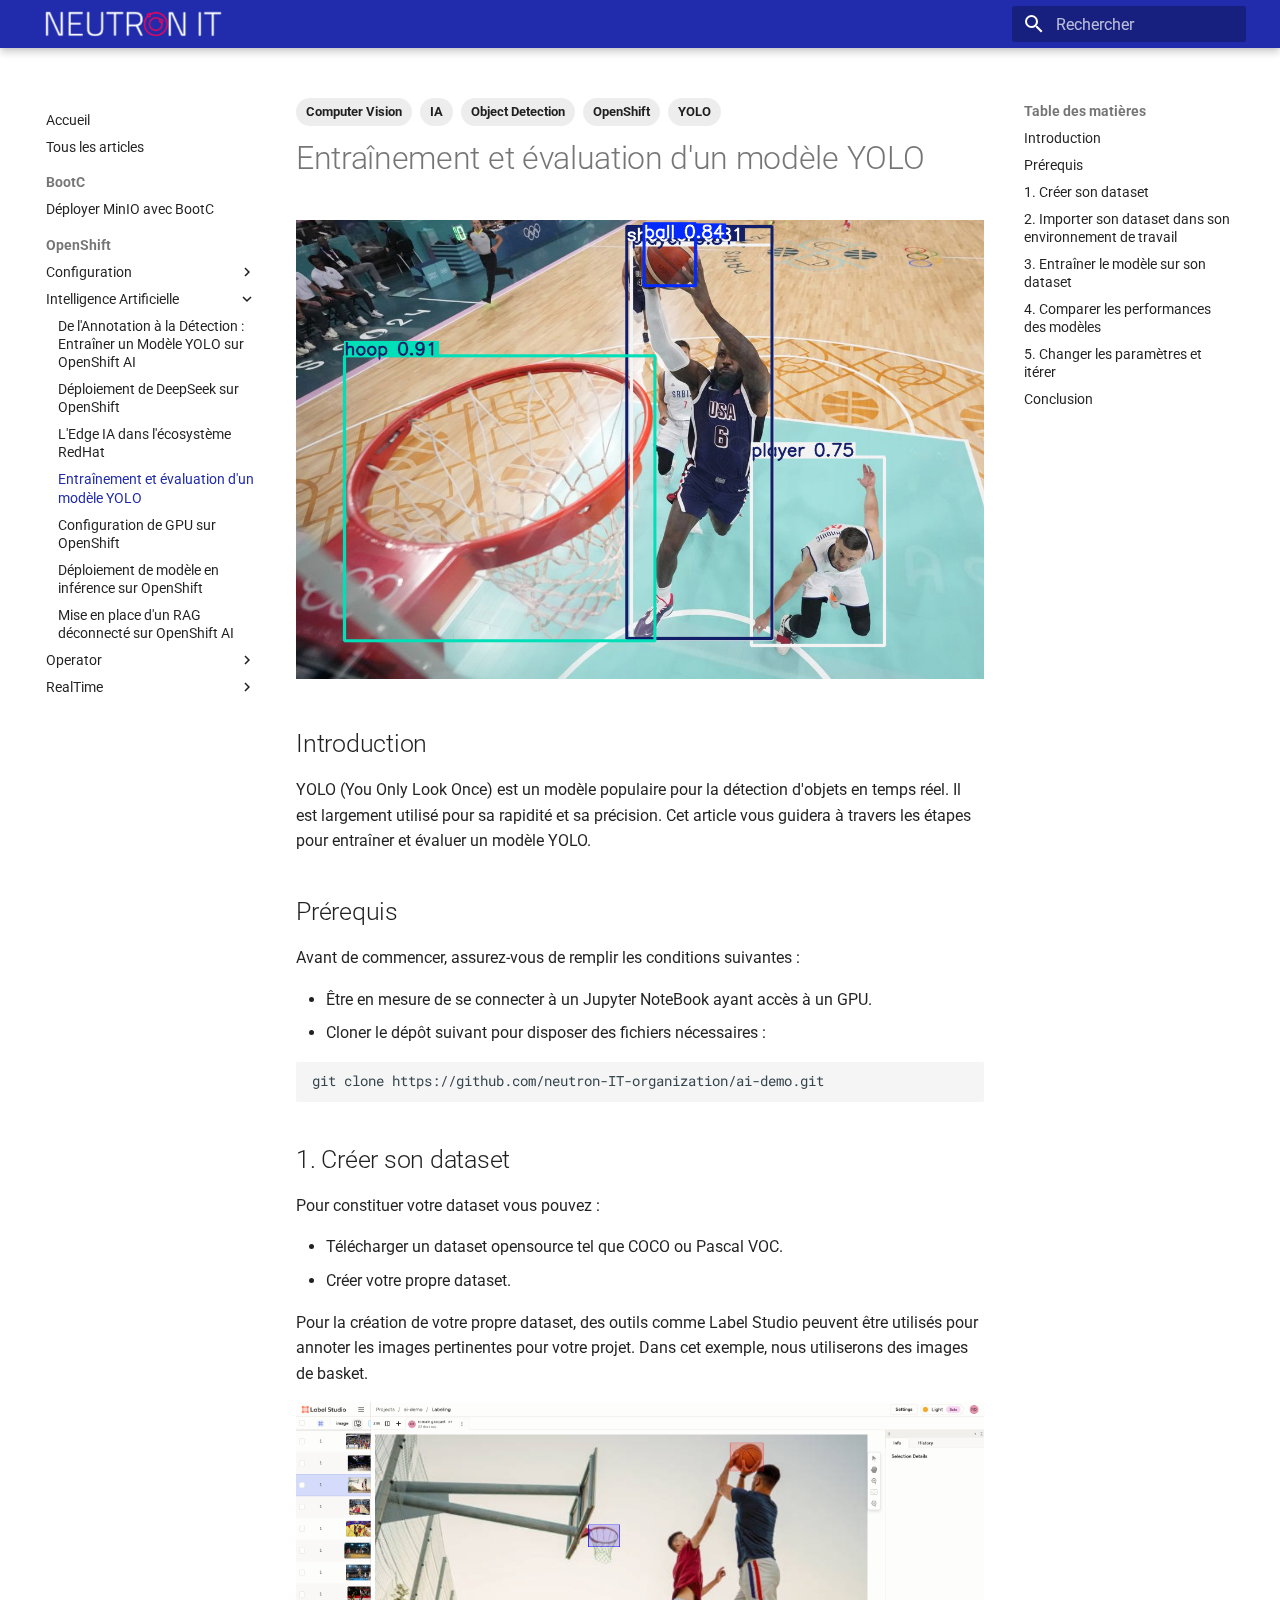
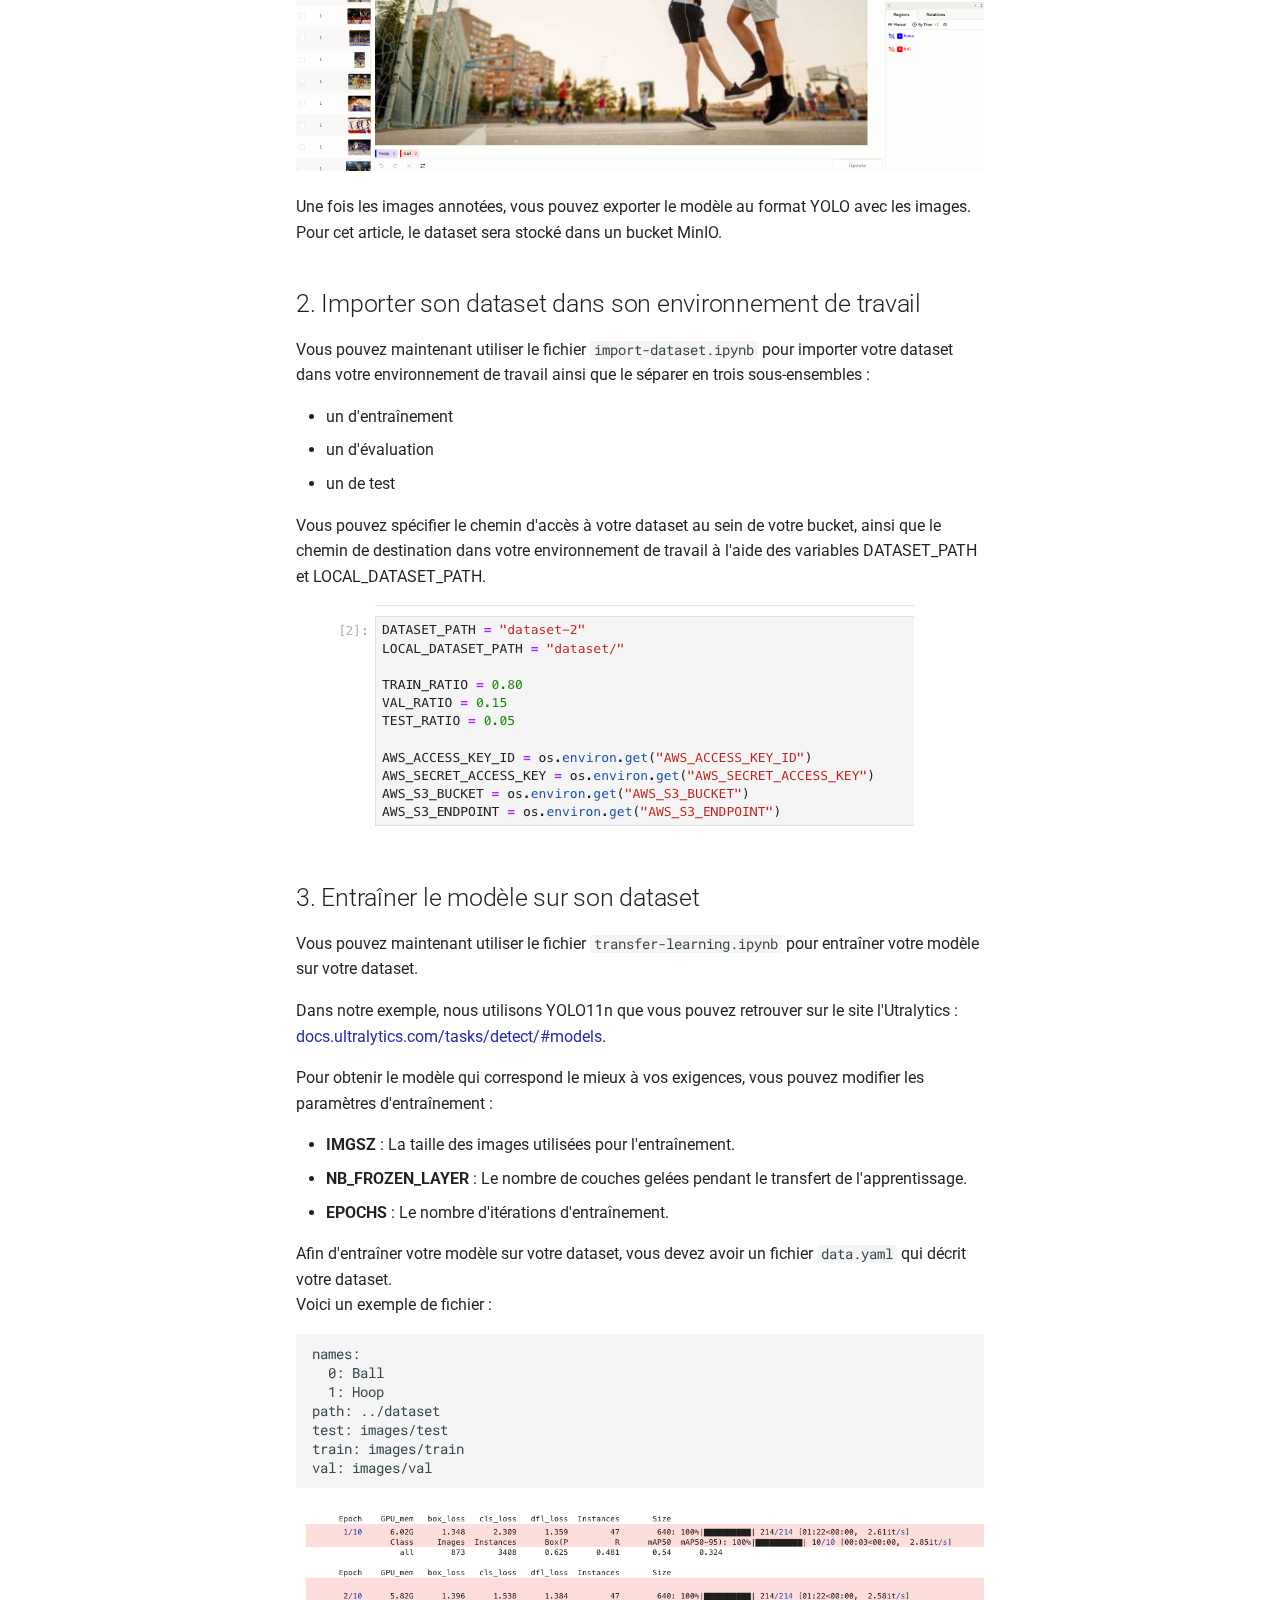
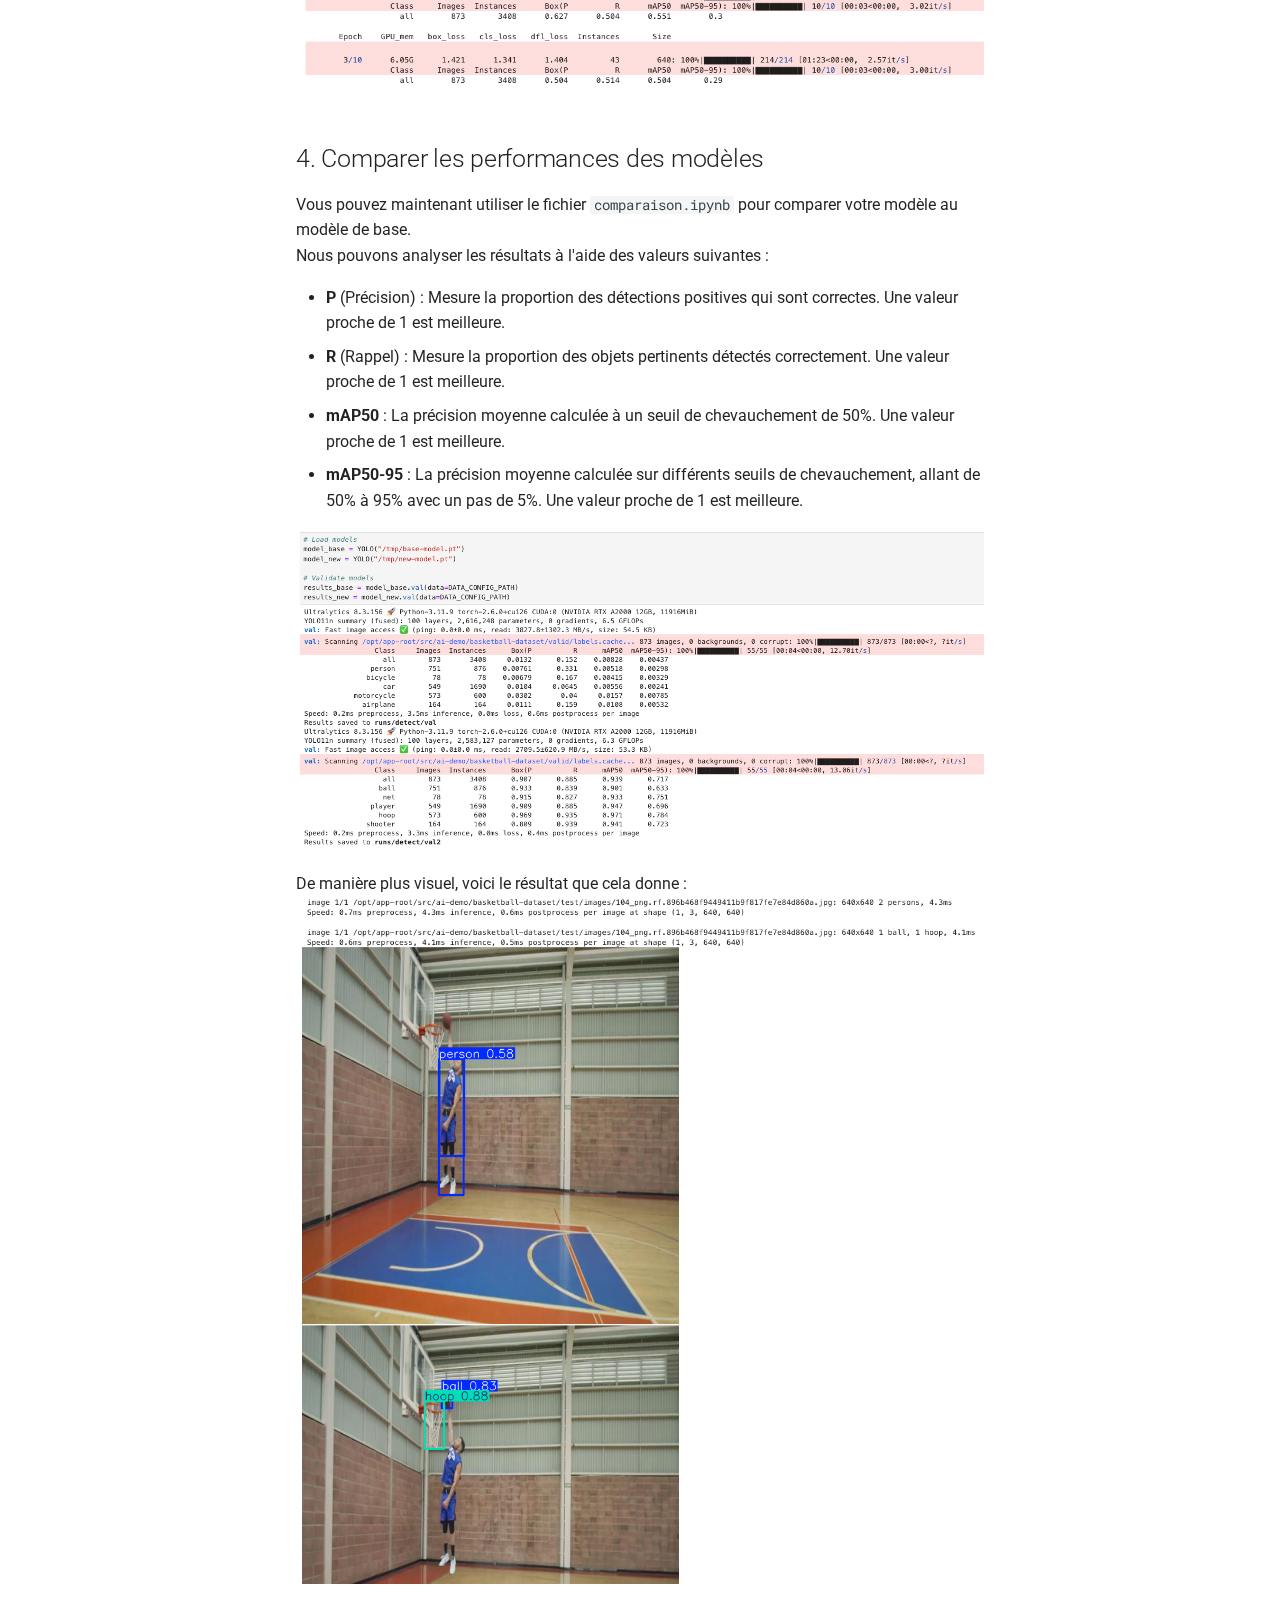
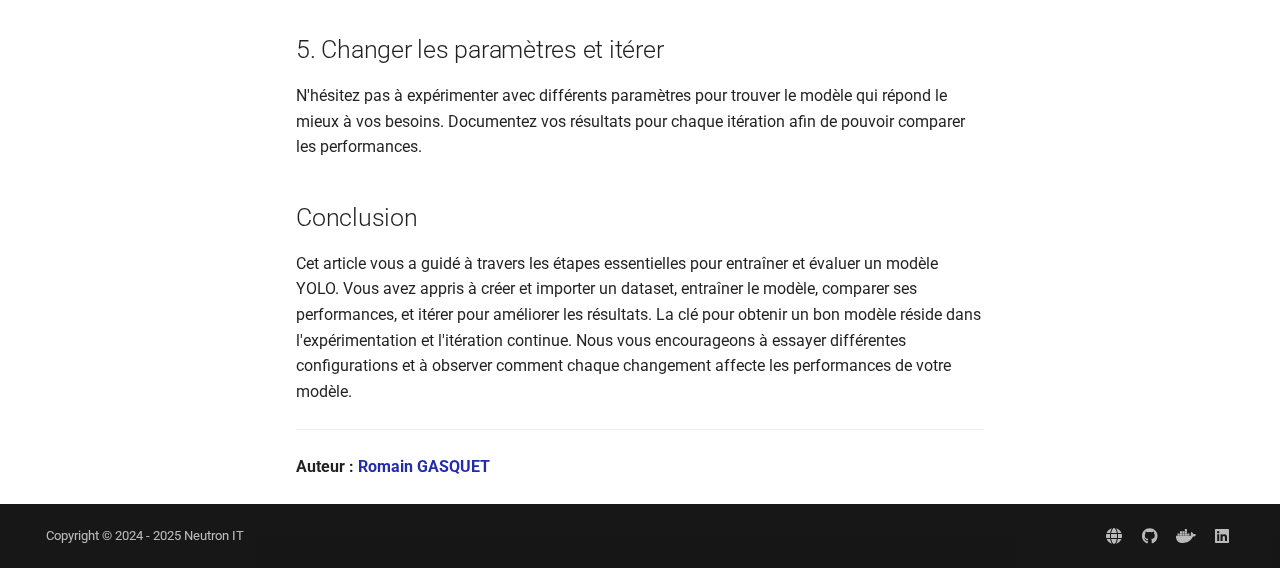
<file: OpenShift/Intelligence-Artificielle/ObjectDetection/index.html>
<!doctype html>
<html lang="fr" class="no-js">
  <head>
    
      <meta charset="utf-8">
      <meta name="viewport" content="width=device-width,initial-scale=1">
      
      
      
        <link rel="canonical" href="https://blog.neutron-it.fr/OpenShift/Intelligence-Artificielle/ObjectDetection/">
      
      
        <link rel="prev" href="../EdgeIA/">
      
      
        <link rel="next" href="../SharedGPU/">
      
      
      <link rel="icon" href="../../../assets/favicon.png">
      <meta name="generator" content="mkdocs-1.6.1, mkdocs-material-9.6.15">
    
    
      
        <title>Entraînement et évaluation d'un modèle YOLO - </title>
      
    
    
      <link rel="stylesheet" href="../../../assets/stylesheets/main.342714a4.min.css">
      
        
        <link rel="stylesheet" href="../../../assets/stylesheets/palette.06af60db.min.css">
      
      


    
    
      
    
    
      
        
        
        <link rel="preconnect" href="https://fonts.gstatic.com" crossorigin>
        <link rel="stylesheet" href="https://fonts.googleapis.com/css?family=Roboto:300,300i,400,400i,700,700i%7CRoboto+Mono:400,400i,700,700i&display=fallback">
        <style>:root{--md-text-font:"Roboto";--md-code-font:"Roboto Mono"}</style>
      
    
    
      <link rel="stylesheet" href="../../../stylesheets/extra.css">
    
    <script>__md_scope=new URL("../../..",location),__md_hash=e=>[...e].reduce(((e,_)=>(e<<5)-e+_.charCodeAt(0)),0),__md_get=(e,_=localStorage,t=__md_scope)=>JSON.parse(_.getItem(t.pathname+"."+e)),__md_set=(e,_,t=localStorage,a=__md_scope)=>{try{t.setItem(a.pathname+"."+e,JSON.stringify(_))}catch(e){}}</script>
    
      

    
    
    
  </head>
  
  
    
    
    
    
    
    <body dir="ltr" data-md-color-scheme="neutron-it" data-md-color-primary="indigo" data-md-color-accent="indigo">
  
    
    <input class="md-toggle" data-md-toggle="drawer" type="checkbox" id="__drawer" autocomplete="off">
    <input class="md-toggle" data-md-toggle="search" type="checkbox" id="__search" autocomplete="off">
    <label class="md-overlay" for="__drawer"></label>
    <div data-md-component="skip">
      
        
        <a href="#introduction" class="md-skip">
          Aller au contenu
        </a>
      
    </div>
    <div data-md-component="announce">
      
    </div>
    
    
      

  

<header class="md-header md-header--shadow" data-md-component="header">
  <nav class="md-header__inner md-grid" aria-label="En-tête">
    <a href="../../.." title="" class="md-header__button md-logo" aria-label="" data-md-component="logo">
      
  <img src="../../../assets/logo.png" alt="logo">

    </a>
    <label class="md-header__button md-icon" for="__drawer">
      
      <svg xmlns="http://www.w3.org/2000/svg" viewBox="0 0 24 24"><path d="M3 6h18v2H3zm0 5h18v2H3zm0 5h18v2H3z"/></svg>
    </label>
    <div class="md-header__title" data-md-component="header-title">
      <div class="md-header__ellipsis">
        <div class="md-header__topic">
          <span class="md-ellipsis">
            
          </span>
        </div>
        <div class="md-header__topic" data-md-component="header-topic">
          <span class="md-ellipsis">
            
              Entraînement et évaluation d'un modèle YOLO
            
          </span>
        </div>
      </div>
    </div>
    
      
    
    
    
    
      
      
        <label class="md-header__button md-icon" for="__search">
          
          <svg xmlns="http://www.w3.org/2000/svg" viewBox="0 0 24 24"><path d="M9.5 3A6.5 6.5 0 0 1 16 9.5c0 1.61-.59 3.09-1.56 4.23l.27.27h.79l5 5-1.5 1.5-5-5v-.79l-.27-.27A6.52 6.52 0 0 1 9.5 16 6.5 6.5 0 0 1 3 9.5 6.5 6.5 0 0 1 9.5 3m0 2C7 5 5 7 5 9.5S7 14 9.5 14 14 12 14 9.5 12 5 9.5 5"/></svg>
        </label>
        <div class="md-search" data-md-component="search" role="dialog">
  <label class="md-search__overlay" for="__search"></label>
  <div class="md-search__inner" role="search">
    <form class="md-search__form" name="search">
      <input type="text" class="md-search__input" name="query" aria-label="Rechercher" placeholder="Rechercher" autocapitalize="off" autocorrect="off" autocomplete="off" spellcheck="false" data-md-component="search-query" required>
      <label class="md-search__icon md-icon" for="__search">
        
        <svg xmlns="http://www.w3.org/2000/svg" viewBox="0 0 24 24"><path d="M9.5 3A6.5 6.5 0 0 1 16 9.5c0 1.61-.59 3.09-1.56 4.23l.27.27h.79l5 5-1.5 1.5-5-5v-.79l-.27-.27A6.52 6.52 0 0 1 9.5 16 6.5 6.5 0 0 1 3 9.5 6.5 6.5 0 0 1 9.5 3m0 2C7 5 5 7 5 9.5S7 14 9.5 14 14 12 14 9.5 12 5 9.5 5"/></svg>
        
        <svg xmlns="http://www.w3.org/2000/svg" viewBox="0 0 24 24"><path d="M20 11v2H8l5.5 5.5-1.42 1.42L4.16 12l7.92-7.92L13.5 5.5 8 11z"/></svg>
      </label>
      <nav class="md-search__options" aria-label="Recherche">
        
          <a href="javascript:void(0)" class="md-search__icon md-icon" title="Partager" aria-label="Partager" data-clipboard data-clipboard-text="" data-md-component="search-share" tabindex="-1">
            
            <svg xmlns="http://www.w3.org/2000/svg" viewBox="0 0 24 24"><path d="M18 16.08c-.76 0-1.44.3-1.96.77L8.91 12.7c.05-.23.09-.46.09-.7s-.04-.47-.09-.7l7.05-4.11c.54.5 1.25.81 2.04.81a3 3 0 0 0 3-3 3 3 0 0 0-3-3 3 3 0 0 0-3 3c0 .24.04.47.09.7L8.04 9.81C7.5 9.31 6.79 9 6 9a3 3 0 0 0-3 3 3 3 0 0 0 3 3c.79 0 1.5-.31 2.04-.81l7.12 4.15c-.05.21-.08.43-.08.66 0 1.61 1.31 2.91 2.92 2.91s2.92-1.3 2.92-2.91A2.92 2.92 0 0 0 18 16.08"/></svg>
          </a>
        
        <button type="reset" class="md-search__icon md-icon" title="Effacer" aria-label="Effacer" tabindex="-1">
          
          <svg xmlns="http://www.w3.org/2000/svg" viewBox="0 0 24 24"><path d="M19 6.41 17.59 5 12 10.59 6.41 5 5 6.41 10.59 12 5 17.59 6.41 19 12 13.41 17.59 19 19 17.59 13.41 12z"/></svg>
        </button>
      </nav>
      
        <div class="md-search__suggest" data-md-component="search-suggest"></div>
      
    </form>
    <div class="md-search__output">
      <div class="md-search__scrollwrap" tabindex="0" data-md-scrollfix>
        <div class="md-search-result" data-md-component="search-result">
          <div class="md-search-result__meta">
            Initialisation de la recherche
          </div>
          <ol class="md-search-result__list" role="presentation"></ol>
        </div>
      </div>
    </div>
  </div>
</div>
      
    
    
  </nav>
  
</header>
    
    <div class="md-container" data-md-component="container">
      
      
        
          
        
      
      <main class="md-main" data-md-component="main">
        <div class="md-main__inner md-grid">
          
            
              
              <div class="md-sidebar md-sidebar--primary" data-md-component="sidebar" data-md-type="navigation" >
                <div class="md-sidebar__scrollwrap">
                  <div class="md-sidebar__inner">
                    



<nav class="md-nav md-nav--primary" aria-label="Navigation" data-md-level="0">
  <label class="md-nav__title" for="__drawer">
    <a href="../../.." title="" class="md-nav__button md-logo" aria-label="" data-md-component="logo">
      
  <img src="../../../assets/logo.png" alt="logo">

    </a>
    
  </label>
  
  <ul class="md-nav__list" data-md-scrollfix>
    
      
      
  
  
  
  
    <li class="md-nav__item">
      <a href="../../.." class="md-nav__link">
        
  
  
  <span class="md-ellipsis">
    Accueil
    
  </span>
  

      </a>
    </li>
  

    
      
      
  
  
  
  
    <li class="md-nav__item">
      <a href="../../../tags/" class="md-nav__link">
        
  
  
  <span class="md-ellipsis">
    Tous les articles
    
  </span>
  

      </a>
    </li>
  

    
      
      
  
  
  
  
    
    
      
        
      
    
    
    
      
        
        
      
    
    
    <li class="md-nav__item md-nav__item--section md-nav__item--nested">
      
        
        
        <input class="md-nav__toggle md-toggle " type="checkbox" id="__nav_3" >
        
          
          <label class="md-nav__link" for="__nav_3" id="__nav_3_label" tabindex="">
            
  
  
  <span class="md-ellipsis">
    BootC
    
  </span>
  

            <span class="md-nav__icon md-icon"></span>
          </label>
        
        <nav class="md-nav" data-md-level="1" aria-labelledby="__nav_3_label" aria-expanded="false">
          <label class="md-nav__title" for="__nav_3">
            <span class="md-nav__icon md-icon"></span>
            BootC
          </label>
          <ul class="md-nav__list" data-md-scrollfix>
            
              
                
  
  
  
  
    <li class="md-nav__item">
      <a href="../../../BootC/MinIO/" class="md-nav__link">
        
  
  
  <span class="md-ellipsis">
    Déployer MinIO avec BootC
    
  </span>
  

      </a>
    </li>
  

              
            
          </ul>
        </nav>
      
    </li>
  

    
      
      
  
  
    
  
  
  
    
    
      
        
      
        
      
        
      
        
      
    
    
    
      
        
        
      
    
    
    <li class="md-nav__item md-nav__item--active md-nav__item--section md-nav__item--nested">
      
        
        
        <input class="md-nav__toggle md-toggle " type="checkbox" id="__nav_4" checked>
        
          
          <label class="md-nav__link" for="__nav_4" id="__nav_4_label" tabindex="">
            
  
  
  <span class="md-ellipsis">
    OpenShift
    
  </span>
  

            <span class="md-nav__icon md-icon"></span>
          </label>
        
        <nav class="md-nav" data-md-level="1" aria-labelledby="__nav_4_label" aria-expanded="true">
          <label class="md-nav__title" for="__nav_4">
            <span class="md-nav__icon md-icon"></span>
            OpenShift
          </label>
          <ul class="md-nav__list" data-md-scrollfix>
            
              
                
  
  
  
  
    
    
      
        
      
    
    
    
      
    
    
    <li class="md-nav__item md-nav__item--nested">
      
        
        
        <input class="md-nav__toggle md-toggle " type="checkbox" id="__nav_4_1" >
        
          
          <label class="md-nav__link" for="__nav_4_1" id="__nav_4_1_label" tabindex="0">
            
  
  
  <span class="md-ellipsis">
    Configuration
    
  </span>
  

            <span class="md-nav__icon md-icon"></span>
          </label>
        
        <nav class="md-nav" data-md-level="2" aria-labelledby="__nav_4_1_label" aria-expanded="false">
          <label class="md-nav__title" for="__nav_4_1">
            <span class="md-nav__icon md-icon"></span>
            Configuration
          </label>
          <ul class="md-nav__list" data-md-scrollfix>
            
              
                
  
  
  
  
    <li class="md-nav__item">
      <a href="../../Configuration/openshift-image-registry/" class="md-nav__link">
        
  
  
  <span class="md-ellipsis">
    Comment exposer la registry interne OpenShift ?
    
  </span>
  

      </a>
    </li>
  

              
            
          </ul>
        </nav>
      
    </li>
  

              
            
              
                
  
  
    
  
  
  
    
    
      
        
      
        
      
        
      
        
      
        
      
        
      
        
      
    
    
    
      
    
    
    <li class="md-nav__item md-nav__item--active md-nav__item--nested">
      
        
        
        <input class="md-nav__toggle md-toggle " type="checkbox" id="__nav_4_2" checked>
        
          
          <label class="md-nav__link" for="__nav_4_2" id="__nav_4_2_label" tabindex="0">
            
  
  
  <span class="md-ellipsis">
    Intelligence Artificielle
    
  </span>
  

            <span class="md-nav__icon md-icon"></span>
          </label>
        
        <nav class="md-nav" data-md-level="2" aria-labelledby="__nav_4_2_label" aria-expanded="true">
          <label class="md-nav__title" for="__nav_4_2">
            <span class="md-nav__icon md-icon"></span>
            Intelligence Artificielle
          </label>
          <ul class="md-nav__list" data-md-scrollfix>
            
              
                
  
  
  
  
    <li class="md-nav__item">
      <a href="../CVAT-YOLO/" class="md-nav__link">
        
  
  
  <span class="md-ellipsis">
    De l'Annotation à la Détection : Entraîner un Modèle YOLO sur OpenShift AI
    
  </span>
  

      </a>
    </li>
  

              
            
              
                
  
  
  
  
    <li class="md-nav__item">
      <a href="../DeepSeek/" class="md-nav__link">
        
  
  
  <span class="md-ellipsis">
    Déploiement de DeepSeek sur OpenShift
    
  </span>
  

      </a>
    </li>
  

              
            
              
                
  
  
  
  
    <li class="md-nav__item">
      <a href="../EdgeIA/" class="md-nav__link">
        
  
  
  <span class="md-ellipsis">
    L'Edge IA dans l'écosystème RedHat
    
  </span>
  

      </a>
    </li>
  

              
            
              
                
  
  
    
  
  
  
    <li class="md-nav__item md-nav__item--active">
      
      <input class="md-nav__toggle md-toggle" type="checkbox" id="__toc">
      
      
      
        <label class="md-nav__link md-nav__link--active" for="__toc">
          
  
  
  <span class="md-ellipsis">
    Entraînement et évaluation d'un modèle YOLO
    
  </span>
  

          <span class="md-nav__icon md-icon"></span>
        </label>
      
      <a href="./" class="md-nav__link md-nav__link--active">
        
  
  
  <span class="md-ellipsis">
    Entraînement et évaluation d'un modèle YOLO
    
  </span>
  

      </a>
      
        

<nav class="md-nav md-nav--secondary" aria-label="Table des matières">
  
  
  
  
    <label class="md-nav__title" for="__toc">
      <span class="md-nav__icon md-icon"></span>
      Table des matières
    </label>
    <ul class="md-nav__list" data-md-component="toc" data-md-scrollfix>
      
        <li class="md-nav__item">
  <a href="#introduction" class="md-nav__link">
    <span class="md-ellipsis">
      Introduction
    </span>
  </a>
  
</li>
      
        <li class="md-nav__item">
  <a href="#prerequis" class="md-nav__link">
    <span class="md-ellipsis">
      Prérequis
    </span>
  </a>
  
</li>
      
        <li class="md-nav__item">
  <a href="#1-creer-son-dataset" class="md-nav__link">
    <span class="md-ellipsis">
      1. Créer son dataset
    </span>
  </a>
  
</li>
      
        <li class="md-nav__item">
  <a href="#2-importer-son-dataset-dans-son-environnement-de-travail" class="md-nav__link">
    <span class="md-ellipsis">
      2. Importer son dataset dans son environnement de travail
    </span>
  </a>
  
</li>
      
        <li class="md-nav__item">
  <a href="#3-entrainer-le-modele-sur-son-dataset" class="md-nav__link">
    <span class="md-ellipsis">
      3. Entraîner le modèle sur son dataset
    </span>
  </a>
  
</li>
      
        <li class="md-nav__item">
  <a href="#4-comparer-les-performances-des-modeles" class="md-nav__link">
    <span class="md-ellipsis">
      4. Comparer les performances des modèles
    </span>
  </a>
  
</li>
      
        <li class="md-nav__item">
  <a href="#5-changer-les-parametres-et-iterer" class="md-nav__link">
    <span class="md-ellipsis">
      5. Changer les paramètres et itérer
    </span>
  </a>
  
</li>
      
        <li class="md-nav__item">
  <a href="#conclusion" class="md-nav__link">
    <span class="md-ellipsis">
      Conclusion
    </span>
  </a>
  
</li>
      
    </ul>
  
</nav>
      
    </li>
  

              
            
              
                
  
  
  
  
    <li class="md-nav__item">
      <a href="../SharedGPU/" class="md-nav__link">
        
  
  
  <span class="md-ellipsis">
    Configuration de GPU sur OpenShift
    
  </span>
  

      </a>
    </li>
  

              
            
              
                
  
  
  
  
    <li class="md-nav__item">
      <a href="../llamaCPP/" class="md-nav__link">
        
  
  
  <span class="md-ellipsis">
    Déploiement de modèle en inférence sur OpenShift
    
  </span>
  

      </a>
    </li>
  

              
            
              
                
  
  
  
  
    <li class="md-nav__item">
      <a href="../rag_llama_minio_blog/" class="md-nav__link">
        
  
  
  <span class="md-ellipsis">
    Mise en place d'un RAG déconnecté sur OpenShift AI
    
  </span>
  

      </a>
    </li>
  

              
            
          </ul>
        </nav>
      
    </li>
  

              
            
              
                
  
  
  
  
    
    
      
        
      
    
    
    
      
    
    
    <li class="md-nav__item md-nav__item--nested">
      
        
        
        <input class="md-nav__toggle md-toggle " type="checkbox" id="__nav_4_3" >
        
          
          <label class="md-nav__link" for="__nav_4_3" id="__nav_4_3_label" tabindex="0">
            
  
  
  <span class="md-ellipsis">
    Operator
    
  </span>
  

            <span class="md-nav__icon md-icon"></span>
          </label>
        
        <nav class="md-nav" data-md-level="2" aria-labelledby="__nav_4_3_label" aria-expanded="false">
          <label class="md-nav__title" for="__nav_4_3">
            <span class="md-nav__icon md-icon"></span>
            Operator
          </label>
          <ul class="md-nav__list" data-md-scrollfix>
            
              
                
  
  
  
  
    <li class="md-nav__item">
      <a href="../../Operator/Vaultwarden/" class="md-nav__link">
        
  
  
  <span class="md-ellipsis">
    Création d'un Operator sur OpenShift avec Vaultwarden
    
  </span>
  

      </a>
    </li>
  

              
            
          </ul>
        </nav>
      
    </li>
  

              
            
              
                
  
  
  
  
    
    
      
        
      
    
    
    
      
    
    
    <li class="md-nav__item md-nav__item--nested">
      
        
        
        <input class="md-nav__toggle md-toggle " type="checkbox" id="__nav_4_4" >
        
          
          <label class="md-nav__link" for="__nav_4_4" id="__nav_4_4_label" tabindex="0">
            
  
  
  <span class="md-ellipsis">
    RealTime
    
  </span>
  

            <span class="md-nav__icon md-icon"></span>
          </label>
        
        <nav class="md-nav" data-md-level="2" aria-labelledby="__nav_4_4_label" aria-expanded="false">
          <label class="md-nav__title" for="__nav_4_4">
            <span class="md-nav__icon md-icon"></span>
            RealTime
          </label>
          <ul class="md-nav__list" data-md-scrollfix>
            
              
                
  
  
  
  
    <li class="md-nav__item">
      <a href="../../RealTime/RealTime/" class="md-nav__link">
        
  
  
  <span class="md-ellipsis">
    Utiliser les capacités temps réel d'OpenShift
    
  </span>
  

      </a>
    </li>
  

              
            
          </ul>
        </nav>
      
    </li>
  

              
            
          </ul>
        </nav>
      
    </li>
  

    
  </ul>
</nav>
                  </div>
                </div>
              </div>
            
            
              
              <div class="md-sidebar md-sidebar--secondary" data-md-component="sidebar" data-md-type="toc" >
                <div class="md-sidebar__scrollwrap">
                  <div class="md-sidebar__inner">
                    

<nav class="md-nav md-nav--secondary" aria-label="Table des matières">
  
  
  
  
    <label class="md-nav__title" for="__toc">
      <span class="md-nav__icon md-icon"></span>
      Table des matières
    </label>
    <ul class="md-nav__list" data-md-component="toc" data-md-scrollfix>
      
        <li class="md-nav__item">
  <a href="#introduction" class="md-nav__link">
    <span class="md-ellipsis">
      Introduction
    </span>
  </a>
  
</li>
      
        <li class="md-nav__item">
  <a href="#prerequis" class="md-nav__link">
    <span class="md-ellipsis">
      Prérequis
    </span>
  </a>
  
</li>
      
        <li class="md-nav__item">
  <a href="#1-creer-son-dataset" class="md-nav__link">
    <span class="md-ellipsis">
      1. Créer son dataset
    </span>
  </a>
  
</li>
      
        <li class="md-nav__item">
  <a href="#2-importer-son-dataset-dans-son-environnement-de-travail" class="md-nav__link">
    <span class="md-ellipsis">
      2. Importer son dataset dans son environnement de travail
    </span>
  </a>
  
</li>
      
        <li class="md-nav__item">
  <a href="#3-entrainer-le-modele-sur-son-dataset" class="md-nav__link">
    <span class="md-ellipsis">
      3. Entraîner le modèle sur son dataset
    </span>
  </a>
  
</li>
      
        <li class="md-nav__item">
  <a href="#4-comparer-les-performances-des-modeles" class="md-nav__link">
    <span class="md-ellipsis">
      4. Comparer les performances des modèles
    </span>
  </a>
  
</li>
      
        <li class="md-nav__item">
  <a href="#5-changer-les-parametres-et-iterer" class="md-nav__link">
    <span class="md-ellipsis">
      5. Changer les paramètres et itérer
    </span>
  </a>
  
</li>
      
        <li class="md-nav__item">
  <a href="#conclusion" class="md-nav__link">
    <span class="md-ellipsis">
      Conclusion
    </span>
  </a>
  
</li>
      
    </ul>
  
</nav>
                  </div>
                </div>
              </div>
            
          
          
            <div class="md-content" data-md-component="content">
              <article class="md-content__inner md-typeset">
                
                  

  <nav class="md-tags" >
    
      
      
      
        <a href="../../../tags/#tag:computer-vision" class="md-tag">Computer Vision</a>
      
    
      
      
      
        <a href="../../../tags/#tag:ia" class="md-tag">IA</a>
      
    
      
      
      
        <a href="../../../tags/#tag:object-detection" class="md-tag">Object Detection</a>
      
    
      
      
      
        <a href="../../../tags/#tag:openshift" class="md-tag">OpenShift</a>
      
    
      
      
      
        <a href="../../../tags/#tag:yolo" class="md-tag">YOLO</a>
      
    
  </nav>



<h1 id="entrainement-et-evaluation-dun-modele-yolo">Entraînement et évaluation d'un modèle YOLO</h1>
<p><img alt="YOLO" src="../img/yolo-predict.png" /></p>
<h2 id="introduction">Introduction</h2>
<p>YOLO (You Only Look Once) est un modèle populaire pour la détection d'objets en temps réel. Il est largement utilisé pour sa rapidité et sa précision. Cet article vous guidera à travers les étapes pour entraîner et évaluer un modèle YOLO.</p>
<h2 id="prerequis">Prérequis</h2>
<p>Avant de commencer, assurez-vous de remplir les conditions suivantes :</p>
<ul>
<li>Être en mesure de se connecter à un Jupyter NoteBook ayant accès à un GPU.</li>
<li>Cloner le dépôt suivant pour disposer des fichiers nécessaires :</li>
</ul>
<pre><code class="language-shell">git clone https://github.com/neutron-IT-organization/ai-demo.git
</code></pre>
<h2 id="1-creer-son-dataset">1. Créer son dataset</h2>
<p>Pour constituer votre dataset vous pouvez :</p>
<ul>
<li>Télécharger un dataset opensource tel que COCO ou Pascal VOC.</li>
<li>Créer votre propre dataset.</li>
</ul>
<p>Pour la création de votre propre dataset, des outils comme Label Studio peuvent être utilisés pour annoter les images pertinentes pour votre projet. Dans cet exemple, nous utiliserons des images de basket.</p>
<p><img alt="Label Studio" src="../img/labelstudio.png" /></p>
<p>Une fois les images annotées, vous pouvez exporter le modèle au format YOLO avec les images. Pour cet article, le dataset sera stocké dans un bucket MinIO.</p>
<h2 id="2-importer-son-dataset-dans-son-environnement-de-travail">2. Importer son dataset dans son environnement de travail</h2>
<p>Vous pouvez maintenant utiliser le fichier <code>import-dataset.ipynb</code> pour importer votre dataset dans votre environnement de travail ainsi que le séparer en trois sous-ensembles : </p>
<ul>
<li>un d'entraînement</li>
<li>un d'évaluation</li>
<li>un de test</li>
</ul>
<p>Vous pouvez spécifier le chemin d'accès à votre dataset au sein de votre bucket, ainsi que le chemin de destination dans votre environnement de travail à l'aide des variables DATASET_PATH et LOCAL_DATASET_PATH.</p>
<p><img alt="import-dataset.ipynb" src="../img/import-dataset.png" /></p>
<h2 id="3-entrainer-le-modele-sur-son-dataset">3. Entraîner le modèle sur son dataset</h2>
<p>Vous pouvez maintenant utiliser le fichier <code>transfer-learning.ipynb</code> pour entraîner votre modèle sur votre dataset.</p>
<p>Dans notre exemple, nous utilisons YOLO11n que vous pouvez retrouver sur le site l'Utralytics : <a href="https://docs.ultralytics.com/tasks/detect/#models">docs.ultralytics.com/tasks/detect/#models</a>. </p>
<p>Pour obtenir le modèle qui correspond le mieux à vos exigences, vous pouvez modifier les paramètres d'entraînement :</p>
<ul>
<li><strong>IMGSZ</strong> : La taille des images utilisées pour l'entraînement.</li>
<li><strong>NB_FROZEN_LAYER</strong> : Le nombre de couches gelées pendant le transfert de l'apprentissage.</li>
<li><strong>EPOCHS</strong> : Le nombre d'itérations d'entraînement.</li>
</ul>
<p>Afin d'entraîner votre modèle sur votre dataset, vous devez avoir un fichier <code>data.yaml</code> qui décrit votre dataset.<br />
Voici un exemple de fichier : </p>
<pre><code class="language-yaml">names:
  0: Ball
  1: Hoop
path: ../dataset
test: images/test
train: images/train
val: images/val
</code></pre>
<p><img alt="YOLO Training" src="../img/yolo-training.png" /></p>
<h2 id="4-comparer-les-performances-des-modeles">4. Comparer les performances des modèles</h2>
<p>Vous pouvez maintenant utiliser le fichier <code>comparaison.ipynb</code> pour comparer votre modèle au modèle de base.<br />
Nous pouvons analyser les résultats à l'aide des valeurs suivantes :</p>
<ul>
<li><strong>P</strong> (Précision) : Mesure la proportion des détections positives qui sont correctes. Une valeur proche de 1 est meilleure.</li>
<li><strong>R</strong> (Rappel) : Mesure la proportion des objets pertinents détectés correctement. Une valeur proche de 1 est meilleure.</li>
<li><strong>mAP50</strong> : La précision moyenne calculée à un seuil de chevauchement de 50%. Une valeur proche de 1 est meilleure.</li>
<li><strong>mAP50-95</strong> : La précision moyenne calculée sur différents seuils de chevauchement, allant de 50% à 95% avec un pas de 5%. Une valeur proche de 1 est meilleure.</li>
</ul>
<p><img alt="Comparaison result" src="../img/comparaison-result.png" /></p>
<p>De manière plus visuel, voici le résultat que cela donne :
<img alt="Images comparaison" src="../img/comparaison-img.png" /></p>
<h2 id="5-changer-les-parametres-et-iterer">5. Changer les paramètres et itérer</h2>
<p>N'hésitez pas à expérimenter avec différents paramètres pour trouver le modèle qui répond le mieux à vos besoins. Documentez vos résultats pour chaque itération afin de pouvoir comparer les performances.</p>
<h2 id="conclusion">Conclusion</h2>
<p>Cet article vous a guidé à travers les étapes essentielles pour entraîner et évaluer un modèle YOLO. Vous avez appris à créer et importer un dataset, entraîner le modèle, comparer ses performances, et itérer pour améliorer les résultats. La clé pour obtenir un bon modèle réside dans l'expérimentation et l'itération continue. Nous vous encourageons à essayer différentes configurations et à observer comment chaque changement affecte les performances de votre modèle.</p>
<hr />
<p><strong>Auteur : <a href="https://www.linkedin.com/in/romain-gasquet/">Romain GASQUET</a></strong></p>







  
  






                
              </article>
            </div>
          
          
<script>var target=document.getElementById(location.hash.slice(1));target&&target.name&&(target.checked=target.name.startsWith("__tabbed_"))</script>
        </div>
        
          <button type="button" class="md-top md-icon" data-md-component="top" hidden>
  
  <svg xmlns="http://www.w3.org/2000/svg" viewBox="0 0 24 24"><path d="M13 20h-2V8l-5.5 5.5-1.42-1.42L12 4.16l7.92 7.92-1.42 1.42L13 8z"/></svg>
  Retour en haut de la page
</button>
        
      </main>
      
        <footer class="md-footer">
  
  <div class="md-footer-meta md-typeset">
    <div class="md-footer-meta__inner md-grid">
      <div class="md-copyright">
  
    <div class="md-copyright__highlight">
      Copyright &copy; 2024 - 2025 Neutron IT
    </div>
  
  
</div>
      
        <div class="md-social">
  
    
    
    
    
      
      
    
    <a href="https://neutron-it.fr" target="_blank" rel="noopener" title="neutron-it.fr" class="md-social__link">
      <svg xmlns="http://www.w3.org/2000/svg" viewBox="0 0 512 512"><!--! Font Awesome Free 6.7.2 by @fontawesome - https://fontawesome.com License - https://fontawesome.com/license/free (Icons: CC BY 4.0, Fonts: SIL OFL 1.1, Code: MIT License) Copyright 2024 Fonticons, Inc.--><path d="M352 256c0 22.2-1.2 43.6-3.3 64H163.4c-2.2-20.4-3.3-41.8-3.3-64s1.2-43.6 3.3-64h185.3c2.2 20.4 3.3 41.8 3.3 64m28.8-64h123.1c5.3 20.5 8.1 41.9 8.1 64s-2.8 43.5-8.1 64H380.8c2.1-20.6 3.2-42 3.2-64s-1.1-43.4-3.2-64m112.6-32H376.7c-10-63.9-29.8-117.4-55.3-151.6 78.3 20.7 142 77.5 171.9 151.6zm-149.1 0H167.7c6.1-36.4 15.5-68.6 27-94.7 10.5-23.6 22.2-40.7 33.5-51.5C239.4 3.2 248.7 0 256 0s16.6 3.2 27.8 13.8c11.3 10.8 23 27.9 33.5 51.5 11.6 26 20.9 58.2 27 94.7m-209 0H18.6c30-74.1 93.6-130.9 172-151.6-25.5 34.2-45.3 87.7-55.3 151.6M8.1 192h123.1c-2.1 20.6-3.2 42-3.2 64s1.1 43.4 3.2 64H8.1C2.8 299.5 0 278.1 0 256s2.8-43.5 8.1-64m186.6 254.6c-11.6-26-20.9-58.2-27-94.6h176.6c-6.1 36.4-15.5 68.6-27 94.6-10.5 23.6-22.2 40.7-33.5 51.5-11.2 10.7-20.5 13.9-27.8 13.9s-16.6-3.2-27.8-13.8c-11.3-10.8-23-27.9-33.5-51.5zM135.3 352c10 63.9 29.8 117.4 55.3 151.6-78.4-20.7-142-77.5-172-151.6zm358.1 0c-30 74.1-93.6 130.9-171.9 151.6 25.5-34.2 45.2-87.7 55.3-151.6h116.7z"/></svg>
    </a>
  
    
    
    
    
      
      
    
    <a href="https://github.com/neutron-IT-organization" target="_blank" rel="noopener" title="github.com" class="md-social__link">
      <svg xmlns="http://www.w3.org/2000/svg" viewBox="0 0 496 512"><!--! Font Awesome Free 6.7.2 by @fontawesome - https://fontawesome.com License - https://fontawesome.com/license/free (Icons: CC BY 4.0, Fonts: SIL OFL 1.1, Code: MIT License) Copyright 2024 Fonticons, Inc.--><path d="M165.9 397.4c0 2-2.3 3.6-5.2 3.6-3.3.3-5.6-1.3-5.6-3.6 0-2 2.3-3.6 5.2-3.6 3-.3 5.6 1.3 5.6 3.6m-31.1-4.5c-.7 2 1.3 4.3 4.3 4.9 2.6 1 5.6 0 6.2-2s-1.3-4.3-4.3-5.2c-2.6-.7-5.5.3-6.2 2.3m44.2-1.7c-2.9.7-4.9 2.6-4.6 4.9.3 2 2.9 3.3 5.9 2.6 2.9-.7 4.9-2.6 4.6-4.6-.3-1.9-3-3.2-5.9-2.9M244.8 8C106.1 8 0 113.3 0 252c0 110.9 69.8 205.8 169.5 239.2 12.8 2.3 17.3-5.6 17.3-12.1 0-6.2-.3-40.4-.3-61.4 0 0-70 15-84.7-29.8 0 0-11.4-29.1-27.8-36.6 0 0-22.9-15.7 1.6-15.4 0 0 24.9 2 38.6 25.8 21.9 38.6 58.6 27.5 72.9 20.9 2.3-16 8.8-27.1 16-33.7-55.9-6.2-112.3-14.3-112.3-110.5 0-27.5 7.6-41.3 23.6-58.9-2.6-6.5-11.1-33.3 2.6-67.9 20.9-6.5 69 27 69 27 20-5.6 41.5-8.5 62.8-8.5s42.8 2.9 62.8 8.5c0 0 48.1-33.6 69-27 13.7 34.7 5.2 61.4 2.6 67.9 16 17.7 25.8 31.5 25.8 58.9 0 96.5-58.9 104.2-114.8 110.5 9.2 7.9 17 22.9 17 46.4 0 33.7-.3 75.4-.3 83.6 0 6.5 4.6 14.4 17.3 12.1C428.2 457.8 496 362.9 496 252 496 113.3 383.5 8 244.8 8M97.2 352.9c-1.3 1-1 3.3.7 5.2 1.6 1.6 3.9 2.3 5.2 1 1.3-1 1-3.3-.7-5.2-1.6-1.6-3.9-2.3-5.2-1m-10.8-8.1c-.7 1.3.3 2.9 2.3 3.9 1.6 1 3.6.7 4.3-.7.7-1.3-.3-2.9-2.3-3.9-2-.6-3.6-.3-4.3.7m32.4 35.6c-1.6 1.3-1 4.3 1.3 6.2 2.3 2.3 5.2 2.6 6.5 1 1.3-1.3.7-4.3-1.3-6.2-2.2-2.3-5.2-2.6-6.5-1m-11.4-14.7c-1.6 1-1.6 3.6 0 5.9s4.3 3.3 5.6 2.3c1.6-1.3 1.6-3.9 0-6.2-1.4-2.3-4-3.3-5.6-2"/></svg>
    </a>
  
    
    
    
    
      
      
    
    <a href="https://quay.io/neutron-it" target="_blank" rel="noopener" title="quay.io" class="md-social__link">
      <svg xmlns="http://www.w3.org/2000/svg" viewBox="0 0 640 512"><!--! Font Awesome Free 6.7.2 by @fontawesome - https://fontawesome.com License - https://fontawesome.com/license/free (Icons: CC BY 4.0, Fonts: SIL OFL 1.1, Code: MIT License) Copyright 2024 Fonticons, Inc.--><path d="M349.9 236.3h-66.1v-59.4h66.1zm0-204.3h-66.1v60.7h66.1zm78.2 144.8H362v59.4h66.1zm-156.3-72.1h-66.1v60.1h66.1zm78.1 0h-66.1v60.1h66.1zm276.8 100c-14.4-9.7-47.6-13.2-73.1-8.4-3.3-24-16.7-44.9-41.1-63.7l-14-9.3-9.3 14c-18.4 27.8-23.4 73.6-3.7 103.8-8.7 4.7-25.8 11.1-48.4 10.7H2.4c-8.7 50.8 5.8 116.8 44 162.1 37.1 43.9 92.7 66.2 165.4 66.2 157.4 0 273.9-72.5 328.4-204.2 21.4.4 67.6.1 91.3-45.2 1.5-2.5 6.6-13.2 8.5-17.1zm-511.1-27.9h-66v59.4h66.1v-59.4zm78.1 0h-66.1v59.4h66.1zm78.1 0h-66.1v59.4h66.1zm-78.1-72.1h-66.1v60.1h66.1z"/></svg>
    </a>
  
    
    
    
    
      
      
    
    <a href="https://www.linkedin.com/company/neutron-it" target="_blank" rel="noopener" title="www.linkedin.com" class="md-social__link">
      <svg xmlns="http://www.w3.org/2000/svg" viewBox="0 0 448 512"><!--! Font Awesome Free 6.7.2 by @fontawesome - https://fontawesome.com License - https://fontawesome.com/license/free (Icons: CC BY 4.0, Fonts: SIL OFL 1.1, Code: MIT License) Copyright 2024 Fonticons, Inc.--><path d="M416 32H31.9C14.3 32 0 46.5 0 64.3v383.4C0 465.5 14.3 480 31.9 480H416c17.6 0 32-14.5 32-32.3V64.3c0-17.8-14.4-32.3-32-32.3M135.4 416H69V202.2h66.5V416zm-33.2-243c-21.3 0-38.5-17.3-38.5-38.5S80.9 96 102.2 96c21.2 0 38.5 17.3 38.5 38.5 0 21.3-17.2 38.5-38.5 38.5m282.1 243h-66.4V312c0-24.8-.5-56.7-34.5-56.7-34.6 0-39.9 27-39.9 54.9V416h-66.4V202.2h63.7v29.2h.9c8.9-16.8 30.6-34.5 62.9-34.5 67.2 0 79.7 44.3 79.7 101.9z"/></svg>
    </a>
  
</div>
      
    </div>
  </div>
</footer>
      
    </div>
    <div class="md-dialog" data-md-component="dialog">
      <div class="md-dialog__inner md-typeset"></div>
    </div>
    
    
    
      
      <script id="__config" type="application/json">{"base": "../../..", "features": ["navigation.indexes", "navigation.sections", "navigation.top", "search.suggest", "search.highlight", "search.share", "toc.follow"], "search": "../../../assets/javascripts/workers/search.d50fe291.min.js", "tags": null, "translations": {"clipboard.copied": "Copi\u00e9 dans le presse-papier", "clipboard.copy": "Copier dans le presse-papier", "search.result.more.one": "1 de plus sur cette page", "search.result.more.other": "# de plus sur cette page", "search.result.none": "Aucun document trouv\u00e9", "search.result.one": "1 document trouv\u00e9", "search.result.other": "# documents trouv\u00e9s", "search.result.placeholder": "Taper pour d\u00e9marrer la recherche", "search.result.term.missing": "Non trouv\u00e9", "select.version": "S\u00e9lectionner la version"}, "version": null}</script>
    
    
      <script src="../../../assets/javascripts/bundle.56ea9cef.min.js"></script>
      
    
  </body>
</html>
</file>
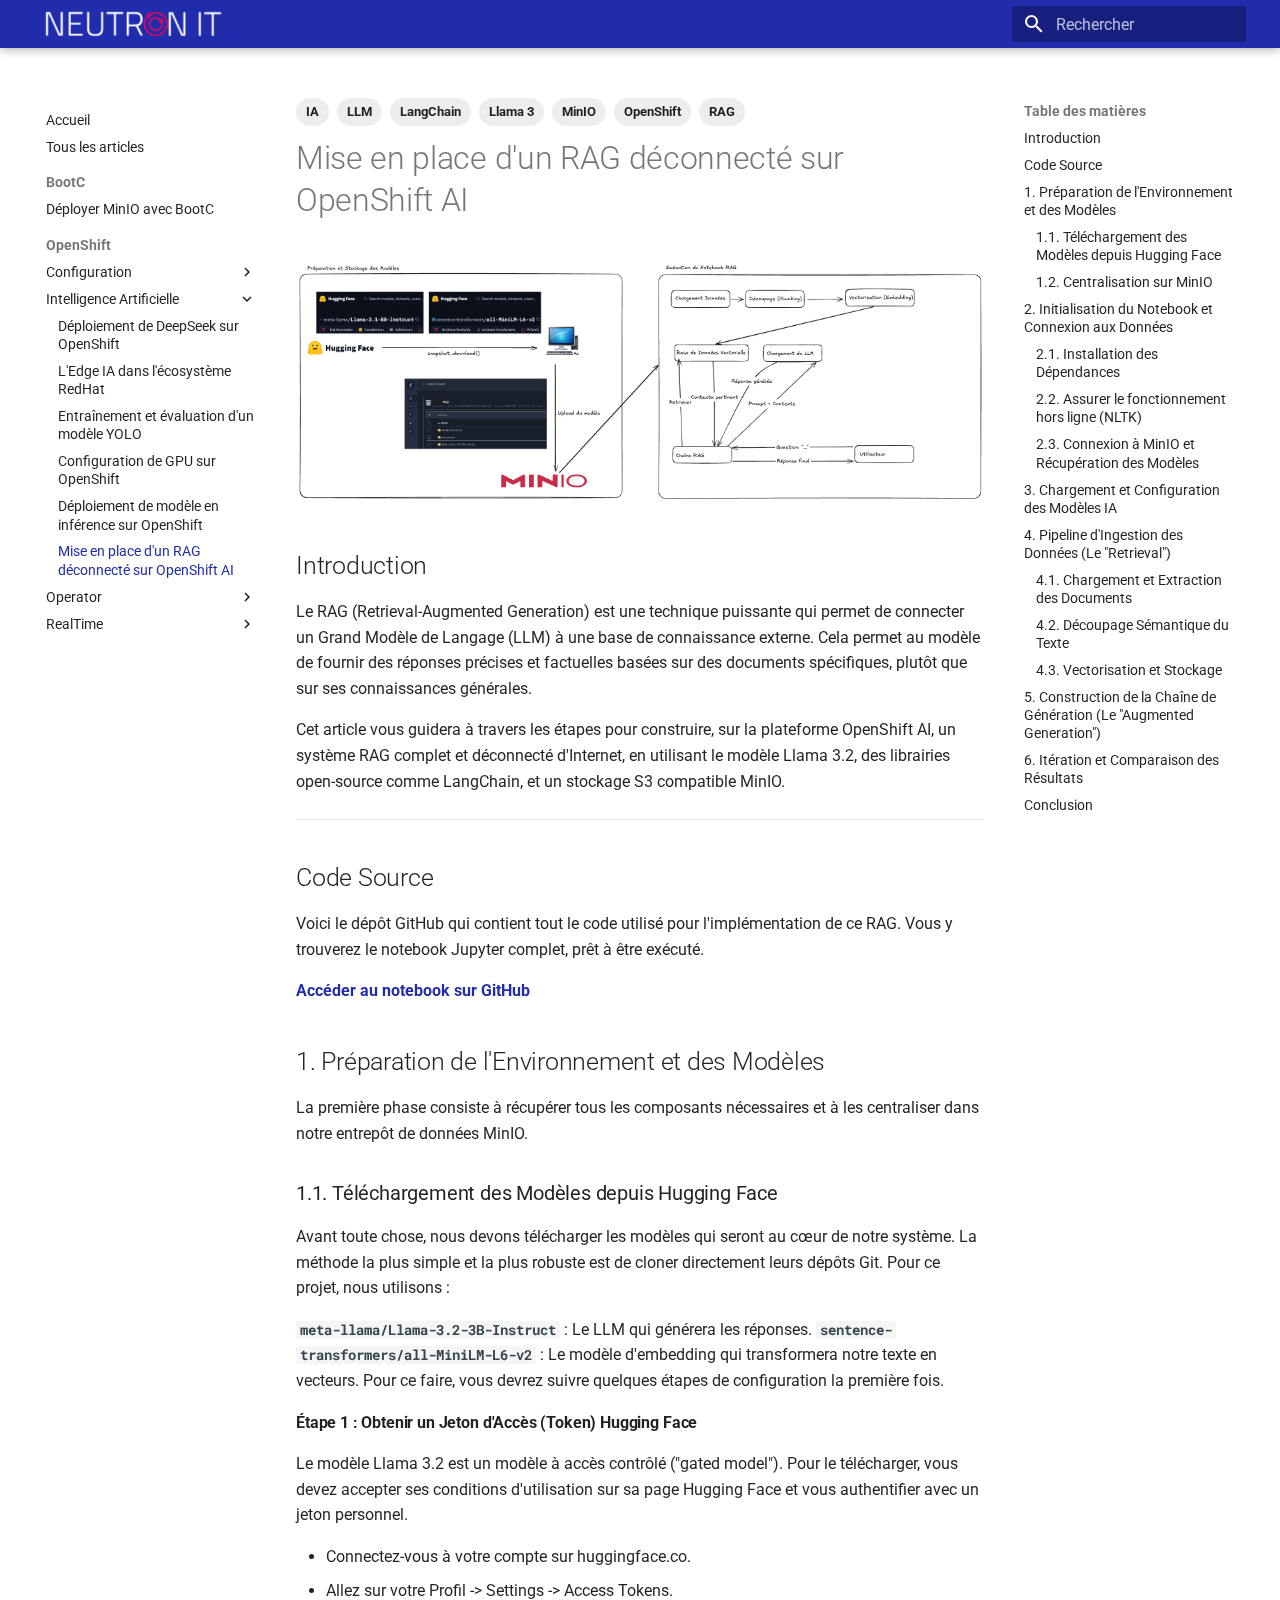
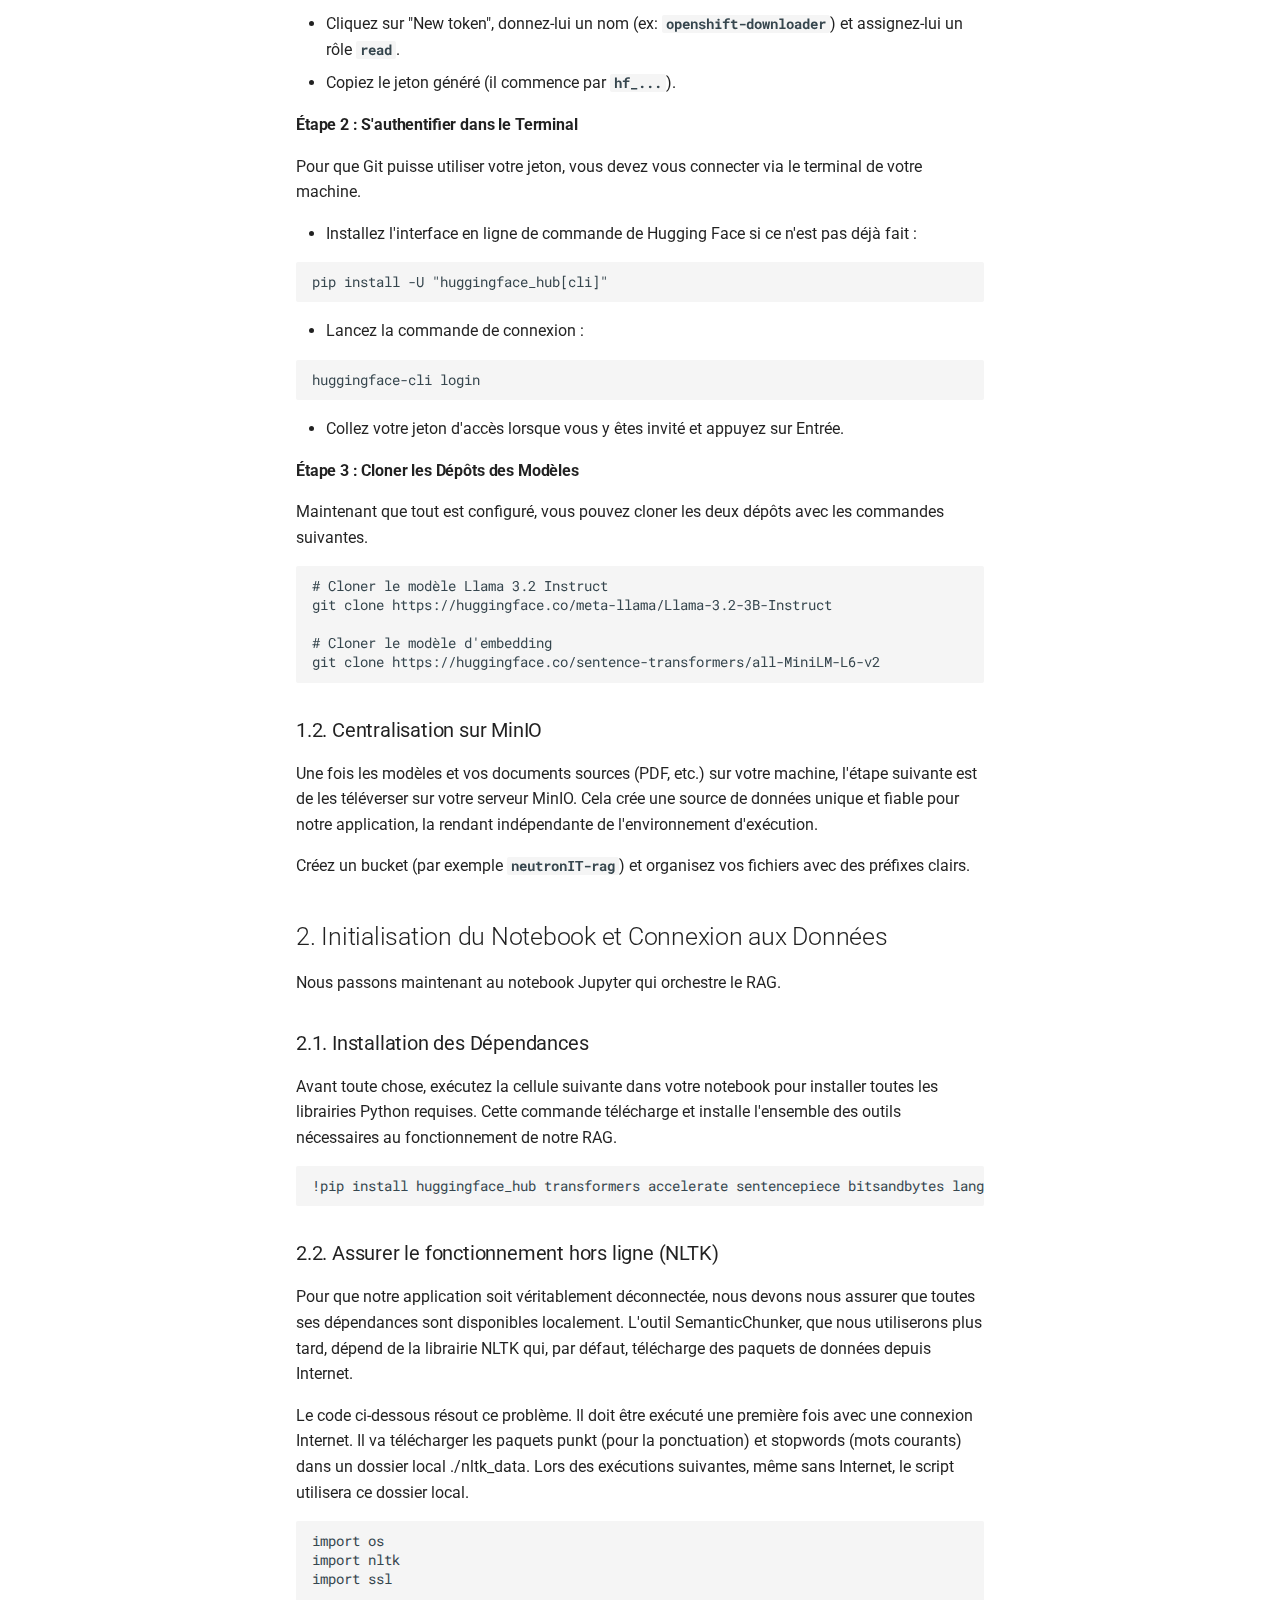
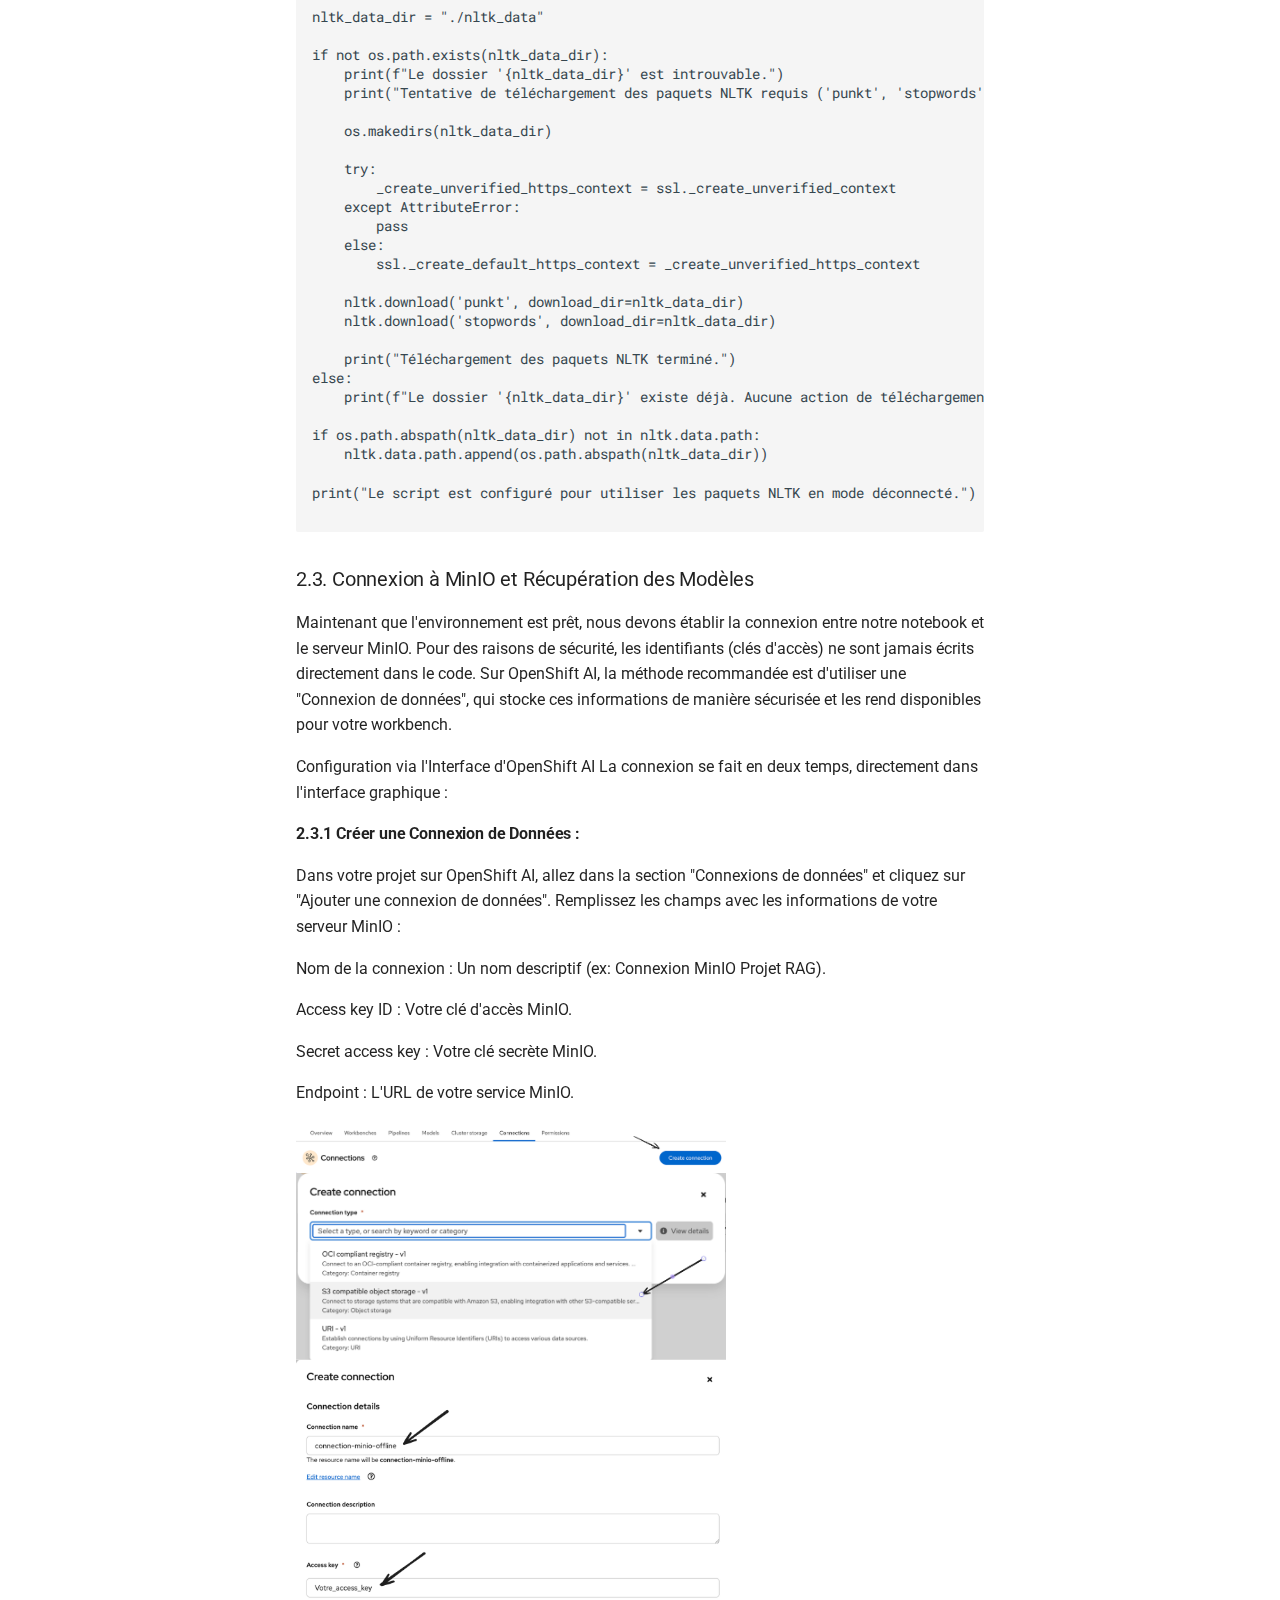
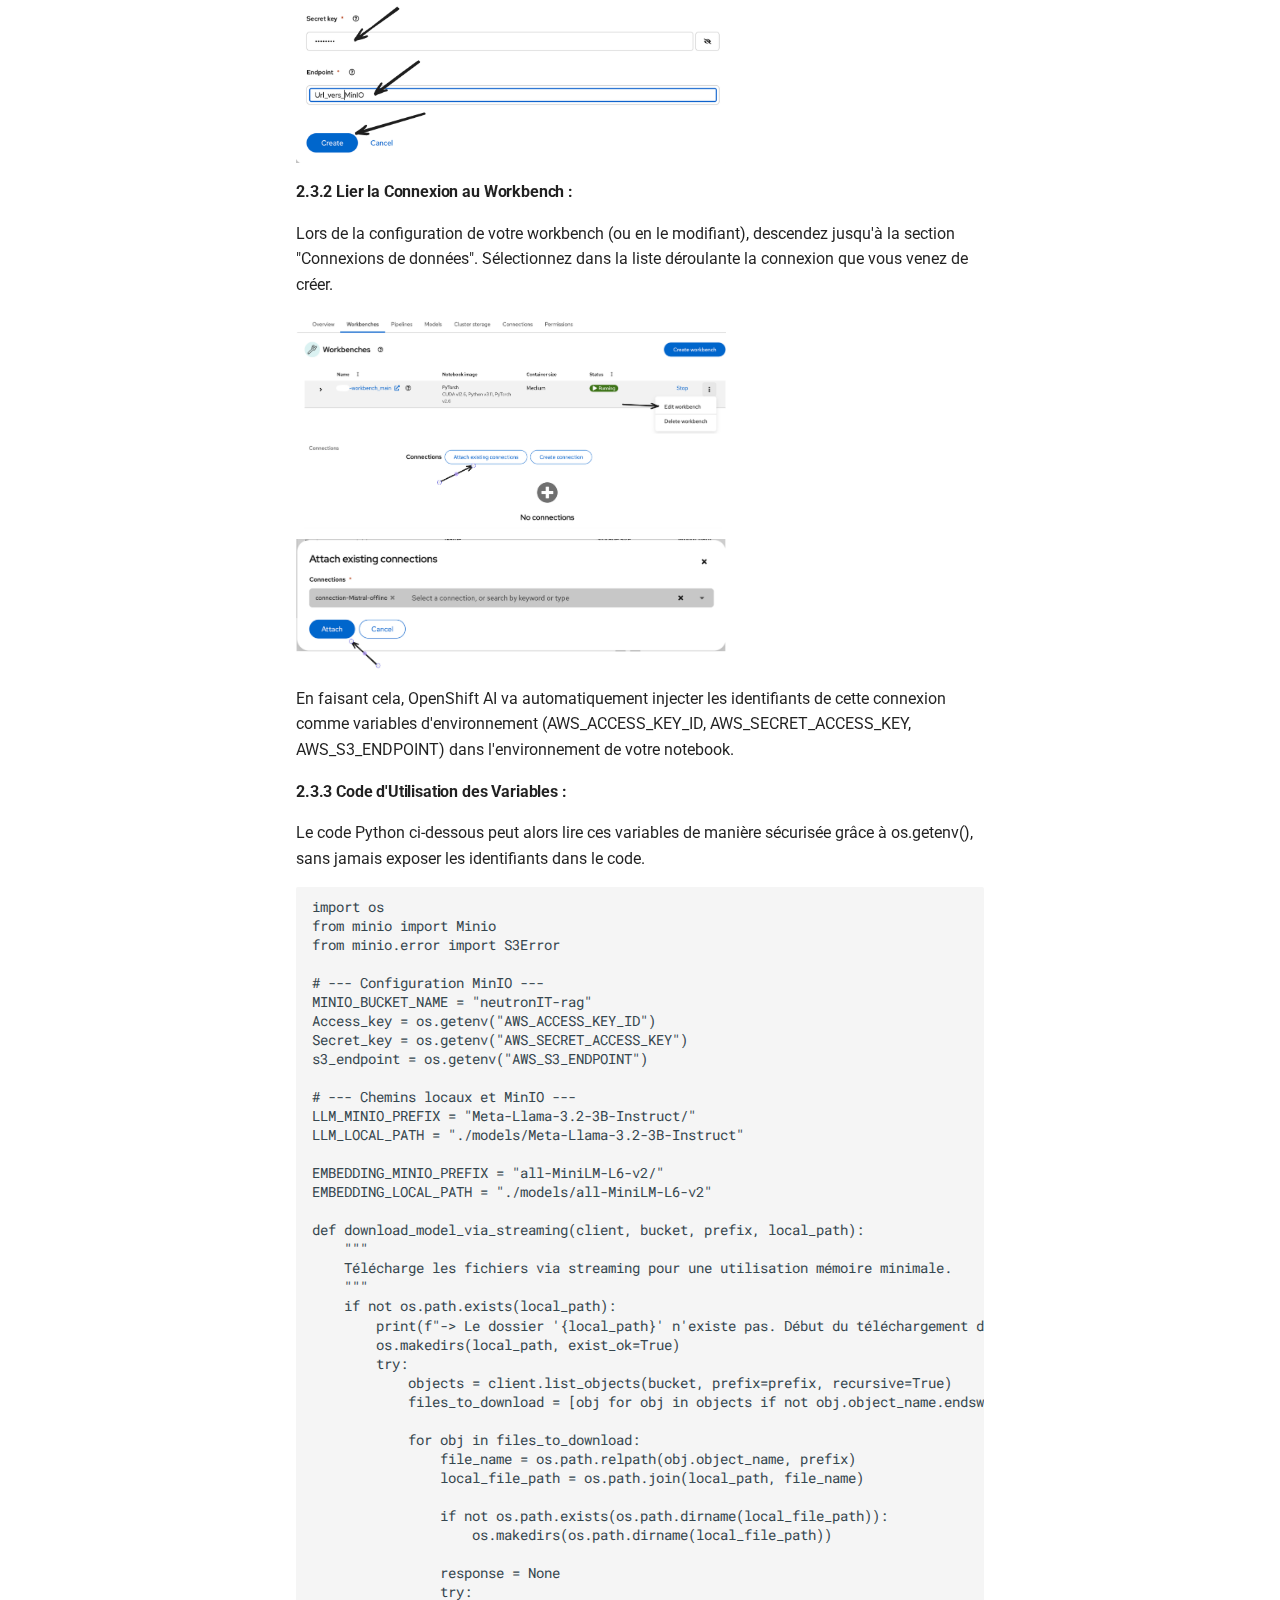
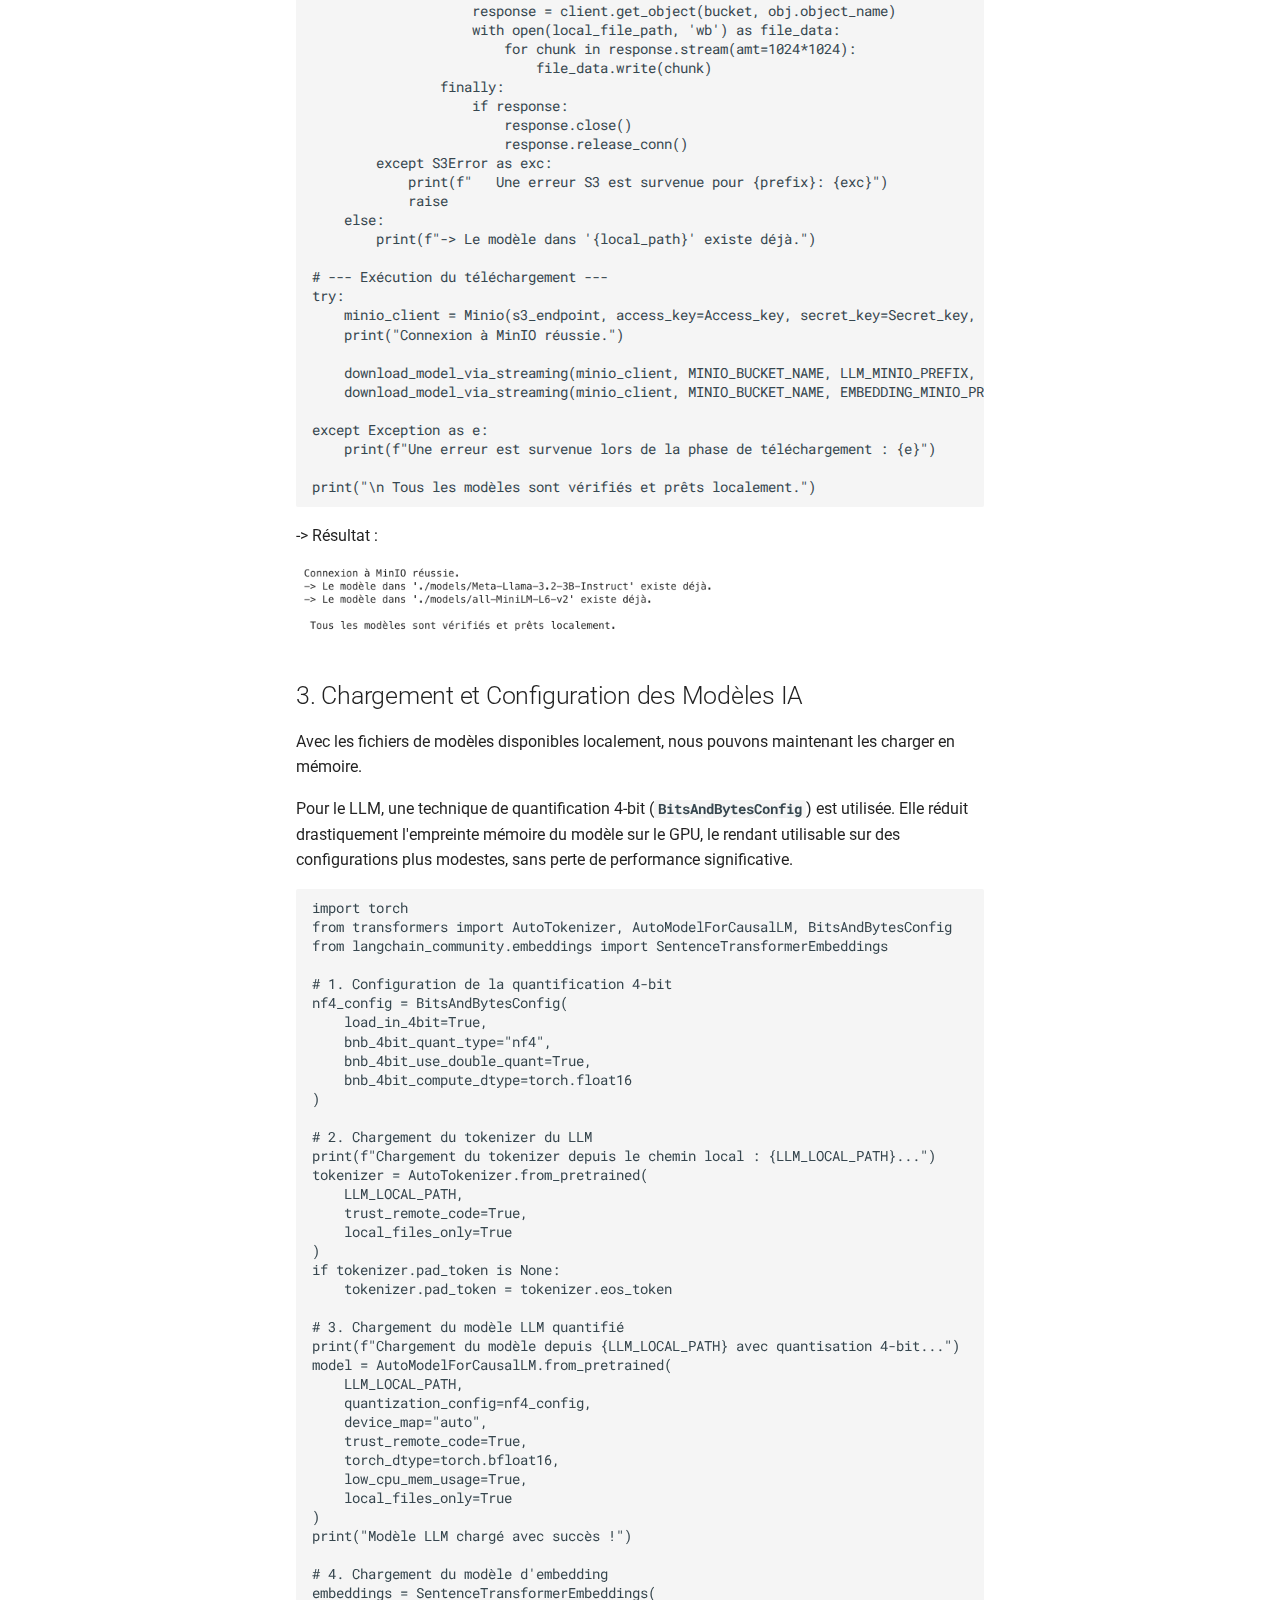
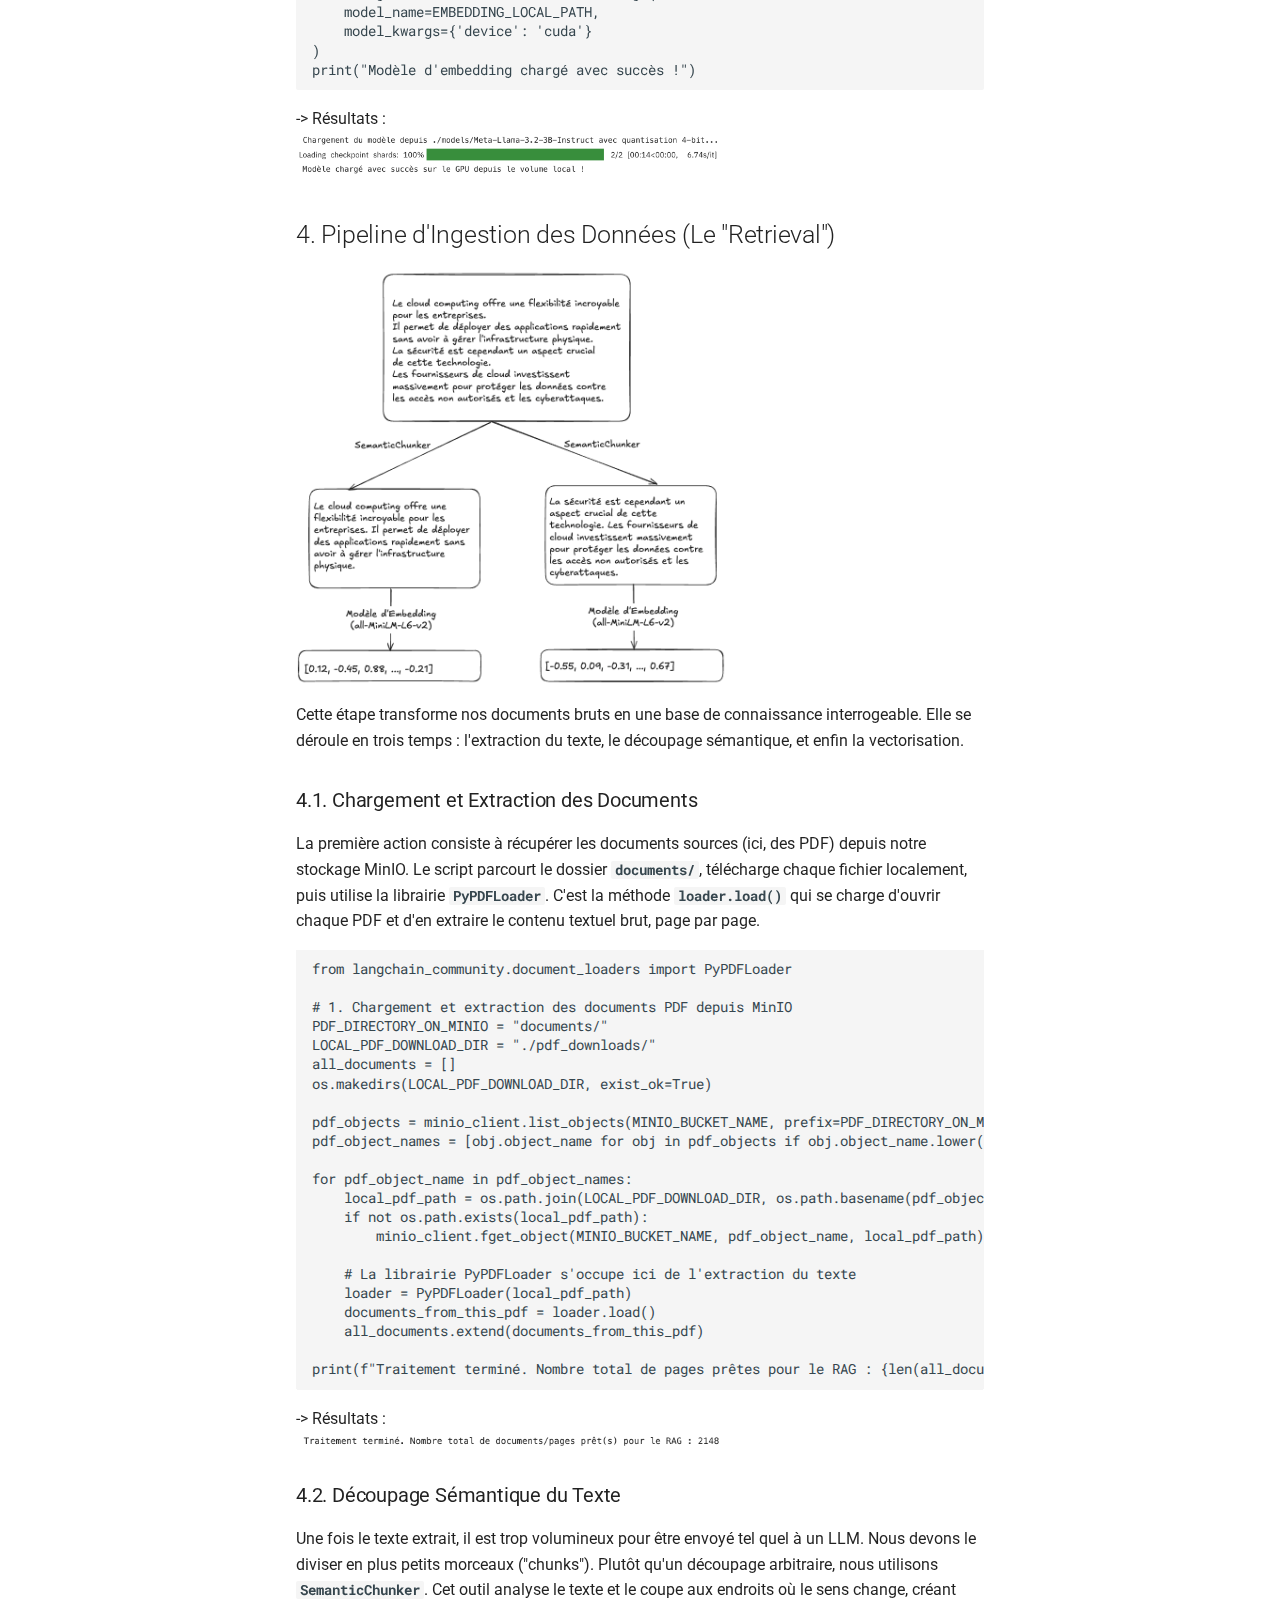
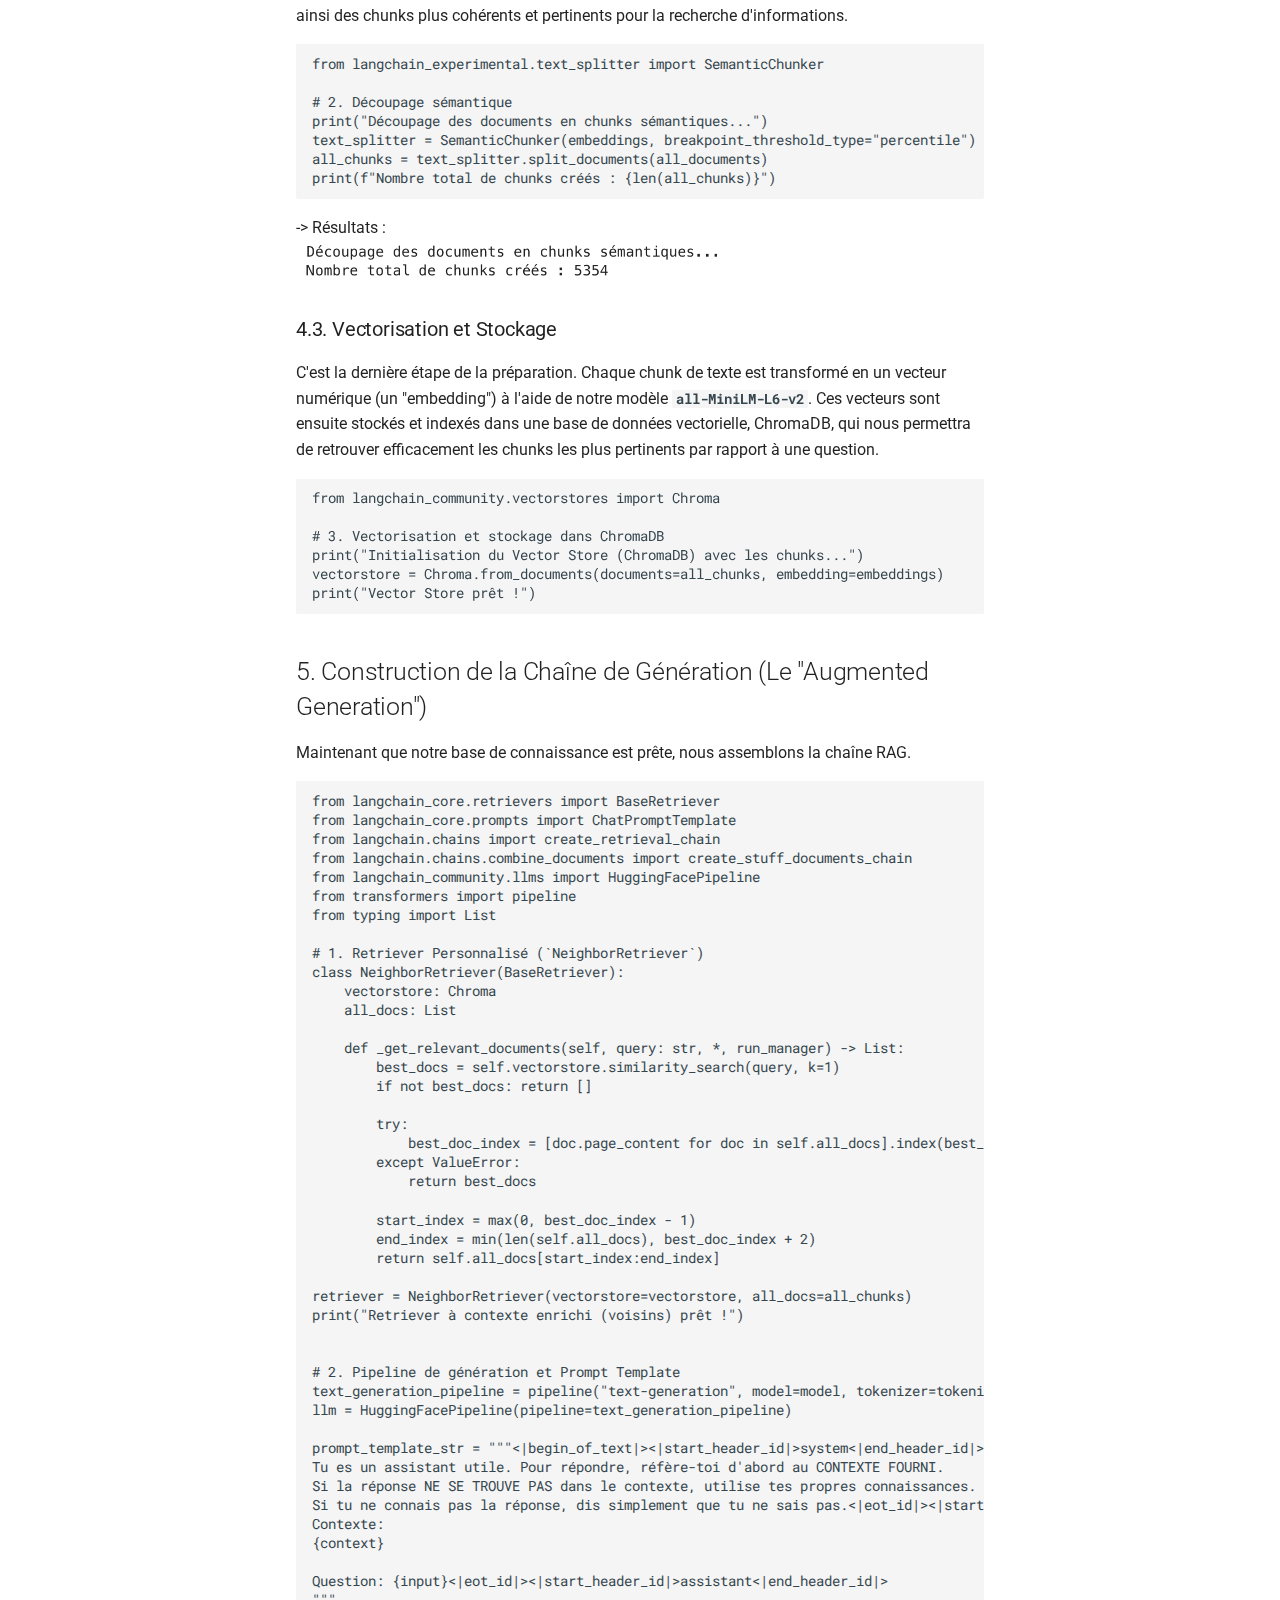
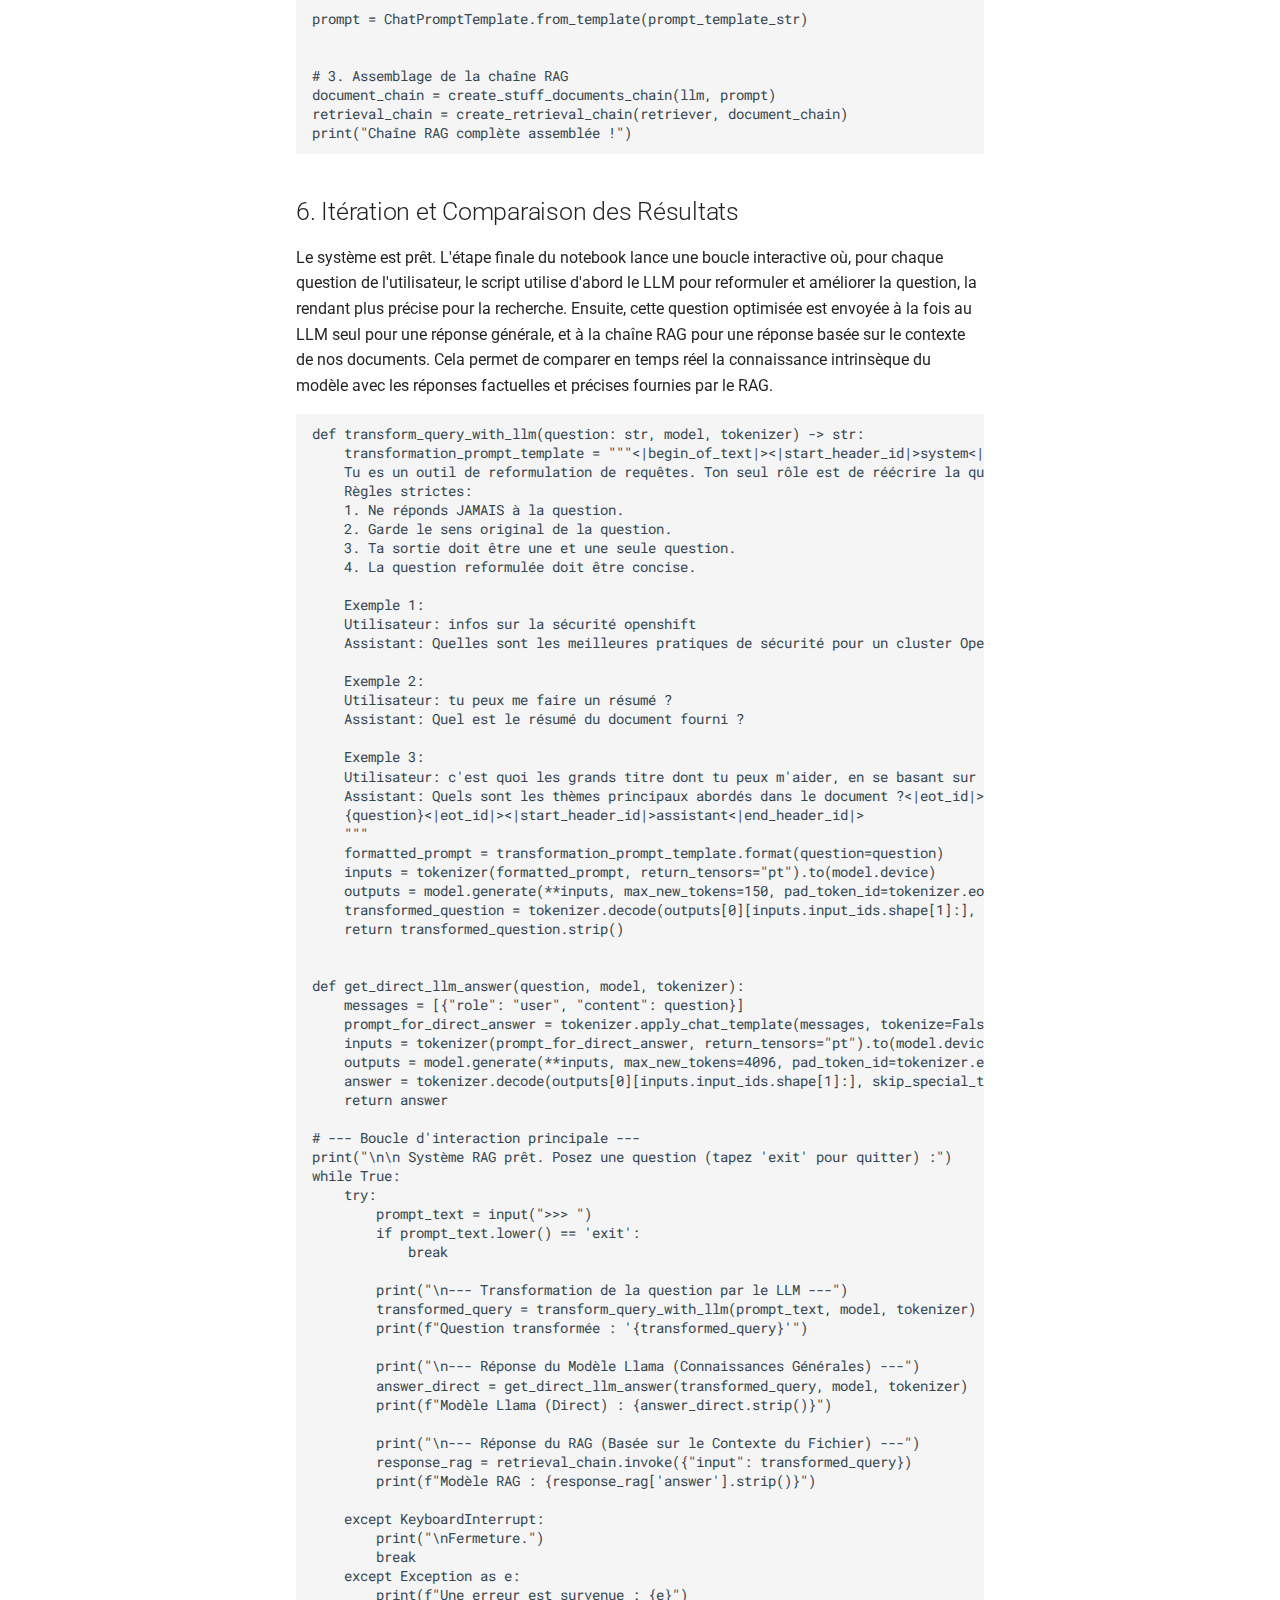
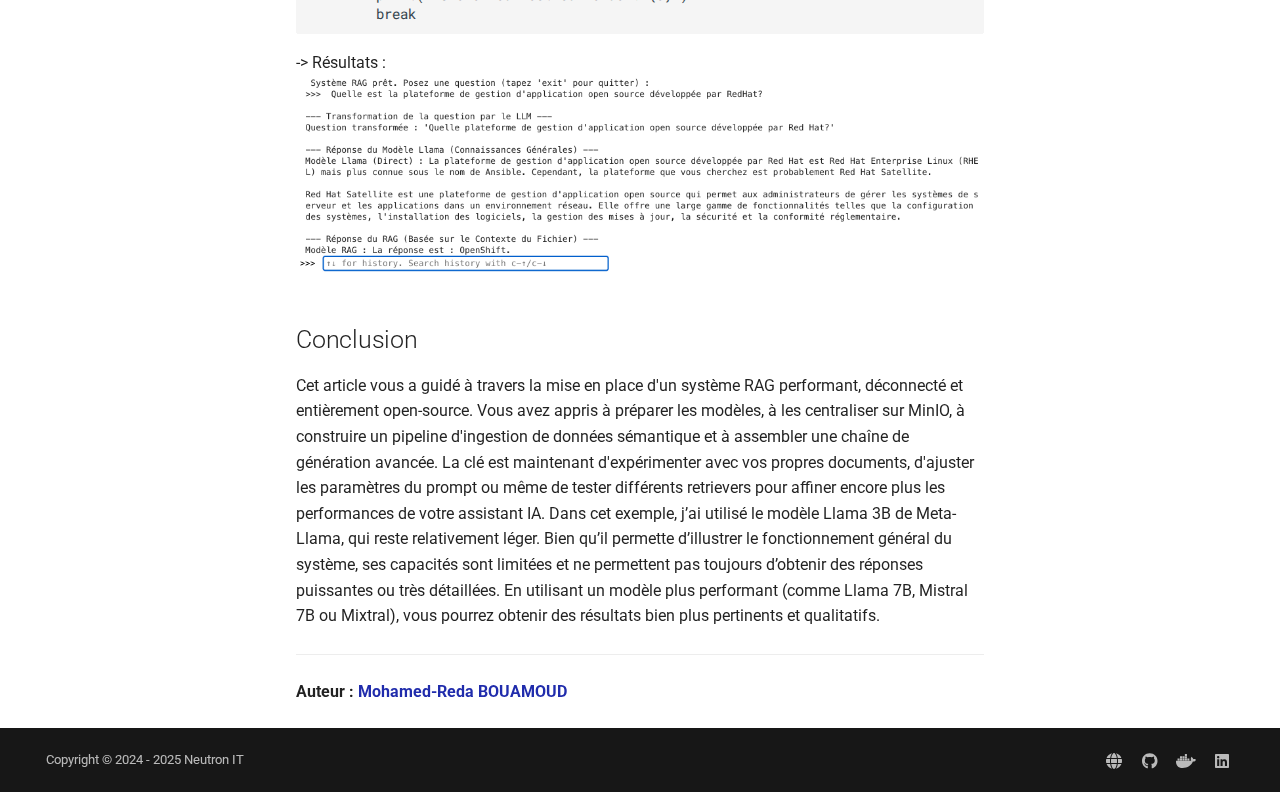
<file: OpenShift/Intelligence-Artificielle/rag_llama_minio_blog/index.html>
<!doctype html>
<html lang="fr" class="no-js">
  <head>
    
      <meta charset="utf-8">
      <meta name="viewport" content="width=device-width,initial-scale=1">
      
      
      
        <link rel="canonical" href="https://blog.neutron-it.fr/OpenShift/Intelligence-Artificielle/rag_llama_minio_blog/">
      
      
        <link rel="prev" href="../llamaCPP/">
      
      
        <link rel="next" href="../../Operator/Vaultwarden/">
      
      
      <link rel="icon" href="../../../assets/favicon.png">
      <meta name="generator" content="mkdocs-1.6.1, mkdocs-material-9.6.15">
    
    
      
        <title>Mise en place d'un RAG déconnecté sur OpenShift AI - </title>
      
    
    
      <link rel="stylesheet" href="../../../assets/stylesheets/main.342714a4.min.css">
      
        
        <link rel="stylesheet" href="../../../assets/stylesheets/palette.06af60db.min.css">
      
      


    
    
      
    
    
      
        
        
        <link rel="preconnect" href="https://fonts.gstatic.com" crossorigin>
        <link rel="stylesheet" href="https://fonts.googleapis.com/css?family=Roboto:300,300i,400,400i,700,700i%7CRoboto+Mono:400,400i,700,700i&display=fallback">
        <style>:root{--md-text-font:"Roboto";--md-code-font:"Roboto Mono"}</style>
      
    
    
      <link rel="stylesheet" href="../../../stylesheets/extra.css">
    
    <script>__md_scope=new URL("../../..",location),__md_hash=e=>[...e].reduce(((e,_)=>(e<<5)-e+_.charCodeAt(0)),0),__md_get=(e,_=localStorage,t=__md_scope)=>JSON.parse(_.getItem(t.pathname+"."+e)),__md_set=(e,_,t=localStorage,a=__md_scope)=>{try{t.setItem(a.pathname+"."+e,JSON.stringify(_))}catch(e){}}</script>
    
      

    
    
    
  </head>
  
  
    
    
    
    
    
    <body dir="ltr" data-md-color-scheme="neutron-it" data-md-color-primary="indigo" data-md-color-accent="indigo">
  
    
    <input class="md-toggle" data-md-toggle="drawer" type="checkbox" id="__drawer" autocomplete="off">
    <input class="md-toggle" data-md-toggle="search" type="checkbox" id="__search" autocomplete="off">
    <label class="md-overlay" for="__drawer"></label>
    <div data-md-component="skip">
      
        
        <a href="#introduction" class="md-skip">
          Aller au contenu
        </a>
      
    </div>
    <div data-md-component="announce">
      
    </div>
    
    
      

  

<header class="md-header md-header--shadow" data-md-component="header">
  <nav class="md-header__inner md-grid" aria-label="En-tête">
    <a href="../../.." title="" class="md-header__button md-logo" aria-label="" data-md-component="logo">
      
  <img src="../../../assets/logo.png" alt="logo">

    </a>
    <label class="md-header__button md-icon" for="__drawer">
      
      <svg xmlns="http://www.w3.org/2000/svg" viewBox="0 0 24 24"><path d="M3 6h18v2H3zm0 5h18v2H3zm0 5h18v2H3z"/></svg>
    </label>
    <div class="md-header__title" data-md-component="header-title">
      <div class="md-header__ellipsis">
        <div class="md-header__topic">
          <span class="md-ellipsis">
            
          </span>
        </div>
        <div class="md-header__topic" data-md-component="header-topic">
          <span class="md-ellipsis">
            
              Mise en place d'un RAG déconnecté sur OpenShift AI
            
          </span>
        </div>
      </div>
    </div>
    
      
    
    
    
    
      
      
        <label class="md-header__button md-icon" for="__search">
          
          <svg xmlns="http://www.w3.org/2000/svg" viewBox="0 0 24 24"><path d="M9.5 3A6.5 6.5 0 0 1 16 9.5c0 1.61-.59 3.09-1.56 4.23l.27.27h.79l5 5-1.5 1.5-5-5v-.79l-.27-.27A6.52 6.52 0 0 1 9.5 16 6.5 6.5 0 0 1 3 9.5 6.5 6.5 0 0 1 9.5 3m0 2C7 5 5 7 5 9.5S7 14 9.5 14 14 12 14 9.5 12 5 9.5 5"/></svg>
        </label>
        <div class="md-search" data-md-component="search" role="dialog">
  <label class="md-search__overlay" for="__search"></label>
  <div class="md-search__inner" role="search">
    <form class="md-search__form" name="search">
      <input type="text" class="md-search__input" name="query" aria-label="Rechercher" placeholder="Rechercher" autocapitalize="off" autocorrect="off" autocomplete="off" spellcheck="false" data-md-component="search-query" required>
      <label class="md-search__icon md-icon" for="__search">
        
        <svg xmlns="http://www.w3.org/2000/svg" viewBox="0 0 24 24"><path d="M9.5 3A6.5 6.5 0 0 1 16 9.5c0 1.61-.59 3.09-1.56 4.23l.27.27h.79l5 5-1.5 1.5-5-5v-.79l-.27-.27A6.52 6.52 0 0 1 9.5 16 6.5 6.5 0 0 1 3 9.5 6.5 6.5 0 0 1 9.5 3m0 2C7 5 5 7 5 9.5S7 14 9.5 14 14 12 14 9.5 12 5 9.5 5"/></svg>
        
        <svg xmlns="http://www.w3.org/2000/svg" viewBox="0 0 24 24"><path d="M20 11v2H8l5.5 5.5-1.42 1.42L4.16 12l7.92-7.92L13.5 5.5 8 11z"/></svg>
      </label>
      <nav class="md-search__options" aria-label="Recherche">
        
          <a href="javascript:void(0)" class="md-search__icon md-icon" title="Partager" aria-label="Partager" data-clipboard data-clipboard-text="" data-md-component="search-share" tabindex="-1">
            
            <svg xmlns="http://www.w3.org/2000/svg" viewBox="0 0 24 24"><path d="M18 16.08c-.76 0-1.44.3-1.96.77L8.91 12.7c.05-.23.09-.46.09-.7s-.04-.47-.09-.7l7.05-4.11c.54.5 1.25.81 2.04.81a3 3 0 0 0 3-3 3 3 0 0 0-3-3 3 3 0 0 0-3 3c0 .24.04.47.09.7L8.04 9.81C7.5 9.31 6.79 9 6 9a3 3 0 0 0-3 3 3 3 0 0 0 3 3c.79 0 1.5-.31 2.04-.81l7.12 4.15c-.05.21-.08.43-.08.66 0 1.61 1.31 2.91 2.92 2.91s2.92-1.3 2.92-2.91A2.92 2.92 0 0 0 18 16.08"/></svg>
          </a>
        
        <button type="reset" class="md-search__icon md-icon" title="Effacer" aria-label="Effacer" tabindex="-1">
          
          <svg xmlns="http://www.w3.org/2000/svg" viewBox="0 0 24 24"><path d="M19 6.41 17.59 5 12 10.59 6.41 5 5 6.41 10.59 12 5 17.59 6.41 19 12 13.41 17.59 19 19 17.59 13.41 12z"/></svg>
        </button>
      </nav>
      
        <div class="md-search__suggest" data-md-component="search-suggest"></div>
      
    </form>
    <div class="md-search__output">
      <div class="md-search__scrollwrap" tabindex="0" data-md-scrollfix>
        <div class="md-search-result" data-md-component="search-result">
          <div class="md-search-result__meta">
            Initialisation de la recherche
          </div>
          <ol class="md-search-result__list" role="presentation"></ol>
        </div>
      </div>
    </div>
  </div>
</div>
      
    
    
  </nav>
  
</header>
    
    <div class="md-container" data-md-component="container">
      
      
        
          
        
      
      <main class="md-main" data-md-component="main">
        <div class="md-main__inner md-grid">
          
            
              
              <div class="md-sidebar md-sidebar--primary" data-md-component="sidebar" data-md-type="navigation" >
                <div class="md-sidebar__scrollwrap">
                  <div class="md-sidebar__inner">
                    



<nav class="md-nav md-nav--primary" aria-label="Navigation" data-md-level="0">
  <label class="md-nav__title" for="__drawer">
    <a href="../../.." title="" class="md-nav__button md-logo" aria-label="" data-md-component="logo">
      
  <img src="../../../assets/logo.png" alt="logo">

    </a>
    
  </label>
  
  <ul class="md-nav__list" data-md-scrollfix>
    
      
      
  
  
  
  
    <li class="md-nav__item">
      <a href="../../.." class="md-nav__link">
        
  
  
  <span class="md-ellipsis">
    Accueil
    
  </span>
  

      </a>
    </li>
  

    
      
      
  
  
  
  
    <li class="md-nav__item">
      <a href="../../../tags/" class="md-nav__link">
        
  
  
  <span class="md-ellipsis">
    Tous les articles
    
  </span>
  

      </a>
    </li>
  

    
      
      
  
  
  
  
    
    
      
        
      
    
    
    
      
        
        
      
    
    
    <li class="md-nav__item md-nav__item--section md-nav__item--nested">
      
        
        
        <input class="md-nav__toggle md-toggle " type="checkbox" id="__nav_3" >
        
          
          <label class="md-nav__link" for="__nav_3" id="__nav_3_label" tabindex="">
            
  
  
  <span class="md-ellipsis">
    BootC
    
  </span>
  

            <span class="md-nav__icon md-icon"></span>
          </label>
        
        <nav class="md-nav" data-md-level="1" aria-labelledby="__nav_3_label" aria-expanded="false">
          <label class="md-nav__title" for="__nav_3">
            <span class="md-nav__icon md-icon"></span>
            BootC
          </label>
          <ul class="md-nav__list" data-md-scrollfix>
            
              
                
  
  
  
  
    <li class="md-nav__item">
      <a href="../../../BootC/MinIO/" class="md-nav__link">
        
  
  
  <span class="md-ellipsis">
    Déployer MinIO avec BootC
    
  </span>
  

      </a>
    </li>
  

              
            
          </ul>
        </nav>
      
    </li>
  

    
      
      
  
  
    
  
  
  
    
    
      
        
      
        
      
        
      
        
      
    
    
    
      
        
        
      
    
    
    <li class="md-nav__item md-nav__item--active md-nav__item--section md-nav__item--nested">
      
        
        
        <input class="md-nav__toggle md-toggle " type="checkbox" id="__nav_4" checked>
        
          
          <label class="md-nav__link" for="__nav_4" id="__nav_4_label" tabindex="">
            
  
  
  <span class="md-ellipsis">
    OpenShift
    
  </span>
  

            <span class="md-nav__icon md-icon"></span>
          </label>
        
        <nav class="md-nav" data-md-level="1" aria-labelledby="__nav_4_label" aria-expanded="true">
          <label class="md-nav__title" for="__nav_4">
            <span class="md-nav__icon md-icon"></span>
            OpenShift
          </label>
          <ul class="md-nav__list" data-md-scrollfix>
            
              
                
  
  
  
  
    
    
      
        
      
    
    
    
      
    
    
    <li class="md-nav__item md-nav__item--nested">
      
        
        
        <input class="md-nav__toggle md-toggle " type="checkbox" id="__nav_4_1" >
        
          
          <label class="md-nav__link" for="__nav_4_1" id="__nav_4_1_label" tabindex="0">
            
  
  
  <span class="md-ellipsis">
    Configuration
    
  </span>
  

            <span class="md-nav__icon md-icon"></span>
          </label>
        
        <nav class="md-nav" data-md-level="2" aria-labelledby="__nav_4_1_label" aria-expanded="false">
          <label class="md-nav__title" for="__nav_4_1">
            <span class="md-nav__icon md-icon"></span>
            Configuration
          </label>
          <ul class="md-nav__list" data-md-scrollfix>
            
              
                
  
  
  
  
    <li class="md-nav__item">
      <a href="../../Configuration/openshift-image-registry/" class="md-nav__link">
        
  
  
  <span class="md-ellipsis">
    Comment exposer la registry interne OpenShift ?
    
  </span>
  

      </a>
    </li>
  

              
            
          </ul>
        </nav>
      
    </li>
  

              
            
              
                
  
  
    
  
  
  
    
    
      
        
      
        
      
        
      
        
      
        
      
        
      
    
    
    
      
    
    
    <li class="md-nav__item md-nav__item--active md-nav__item--nested">
      
        
        
        <input class="md-nav__toggle md-toggle " type="checkbox" id="__nav_4_2" checked>
        
          
          <label class="md-nav__link" for="__nav_4_2" id="__nav_4_2_label" tabindex="0">
            
  
  
  <span class="md-ellipsis">
    Intelligence Artificielle
    
  </span>
  

            <span class="md-nav__icon md-icon"></span>
          </label>
        
        <nav class="md-nav" data-md-level="2" aria-labelledby="__nav_4_2_label" aria-expanded="true">
          <label class="md-nav__title" for="__nav_4_2">
            <span class="md-nav__icon md-icon"></span>
            Intelligence Artificielle
          </label>
          <ul class="md-nav__list" data-md-scrollfix>
            
              
                
  
  
  
  
    <li class="md-nav__item">
      <a href="../DeepSeek/" class="md-nav__link">
        
  
  
  <span class="md-ellipsis">
    Déploiement de DeepSeek sur OpenShift
    
  </span>
  

      </a>
    </li>
  

              
            
              
                
  
  
  
  
    <li class="md-nav__item">
      <a href="../EdgeIA/" class="md-nav__link">
        
  
  
  <span class="md-ellipsis">
    L'Edge IA dans l'écosystème RedHat
    
  </span>
  

      </a>
    </li>
  

              
            
              
                
  
  
  
  
    <li class="md-nav__item">
      <a href="../ObjectDetection/" class="md-nav__link">
        
  
  
  <span class="md-ellipsis">
    Entraînement et évaluation d'un modèle YOLO
    
  </span>
  

      </a>
    </li>
  

              
            
              
                
  
  
  
  
    <li class="md-nav__item">
      <a href="../SharedGPU/" class="md-nav__link">
        
  
  
  <span class="md-ellipsis">
    Configuration de GPU sur OpenShift
    
  </span>
  

      </a>
    </li>
  

              
            
              
                
  
  
  
  
    <li class="md-nav__item">
      <a href="../llamaCPP/" class="md-nav__link">
        
  
  
  <span class="md-ellipsis">
    Déploiement de modèle en inférence sur OpenShift
    
  </span>
  

      </a>
    </li>
  

              
            
              
                
  
  
    
  
  
  
    <li class="md-nav__item md-nav__item--active">
      
      <input class="md-nav__toggle md-toggle" type="checkbox" id="__toc">
      
      
      
        <label class="md-nav__link md-nav__link--active" for="__toc">
          
  
  
  <span class="md-ellipsis">
    Mise en place d'un RAG déconnecté sur OpenShift AI
    
  </span>
  

          <span class="md-nav__icon md-icon"></span>
        </label>
      
      <a href="./" class="md-nav__link md-nav__link--active">
        
  
  
  <span class="md-ellipsis">
    Mise en place d'un RAG déconnecté sur OpenShift AI
    
  </span>
  

      </a>
      
        

<nav class="md-nav md-nav--secondary" aria-label="Table des matières">
  
  
  
  
    <label class="md-nav__title" for="__toc">
      <span class="md-nav__icon md-icon"></span>
      Table des matières
    </label>
    <ul class="md-nav__list" data-md-component="toc" data-md-scrollfix>
      
        <li class="md-nav__item">
  <a href="#introduction" class="md-nav__link">
    <span class="md-ellipsis">
      Introduction
    </span>
  </a>
  
</li>
      
        <li class="md-nav__item">
  <a href="#code-source" class="md-nav__link">
    <span class="md-ellipsis">
      Code Source
    </span>
  </a>
  
</li>
      
        <li class="md-nav__item">
  <a href="#1-preparation-de-lenvironnement-et-des-modeles" class="md-nav__link">
    <span class="md-ellipsis">
      1. Préparation de l'Environnement et des Modèles
    </span>
  </a>
  
    <nav class="md-nav" aria-label="1. Préparation de l&#39;Environnement et des Modèles">
      <ul class="md-nav__list">
        
          <li class="md-nav__item">
  <a href="#11-telechargement-des-modeles-depuis-hugging-face" class="md-nav__link">
    <span class="md-ellipsis">
      1.1. Téléchargement des Modèles depuis Hugging Face
    </span>
  </a>
  
</li>
        
          <li class="md-nav__item">
  <a href="#12-centralisation-sur-minio" class="md-nav__link">
    <span class="md-ellipsis">
      1.2. Centralisation sur MinIO
    </span>
  </a>
  
</li>
        
      </ul>
    </nav>
  
</li>
      
        <li class="md-nav__item">
  <a href="#2-initialisation-du-notebook-et-connexion-aux-donnees" class="md-nav__link">
    <span class="md-ellipsis">
      2. Initialisation du Notebook et Connexion aux Données
    </span>
  </a>
  
    <nav class="md-nav" aria-label="2. Initialisation du Notebook et Connexion aux Données">
      <ul class="md-nav__list">
        
          <li class="md-nav__item">
  <a href="#21-installation-des-dependances" class="md-nav__link">
    <span class="md-ellipsis">
      2.1. Installation des Dépendances
    </span>
  </a>
  
</li>
        
          <li class="md-nav__item">
  <a href="#22-assurer-le-fonctionnement-hors-ligne-nltk" class="md-nav__link">
    <span class="md-ellipsis">
      2.2. Assurer le fonctionnement hors ligne (NLTK)
    </span>
  </a>
  
</li>
        
          <li class="md-nav__item">
  <a href="#23-connexion-a-minio-et-recuperation-des-modeles" class="md-nav__link">
    <span class="md-ellipsis">
      2.3. Connexion à MinIO et Récupération des Modèles
    </span>
  </a>
  
</li>
        
      </ul>
    </nav>
  
</li>
      
        <li class="md-nav__item">
  <a href="#3-chargement-et-configuration-des-modeles-ia" class="md-nav__link">
    <span class="md-ellipsis">
      3. Chargement et Configuration des Modèles IA
    </span>
  </a>
  
</li>
      
        <li class="md-nav__item">
  <a href="#4-pipeline-dingestion-des-donnees-le-retrieval" class="md-nav__link">
    <span class="md-ellipsis">
      4. Pipeline d'Ingestion des Données (Le "Retrieval")
    </span>
  </a>
  
    <nav class="md-nav" aria-label="4. Pipeline d&#39;Ingestion des Données (Le &#34;Retrieval&#34;)">
      <ul class="md-nav__list">
        
          <li class="md-nav__item">
  <a href="#41-chargement-et-extraction-des-documents" class="md-nav__link">
    <span class="md-ellipsis">
      4.1. Chargement et Extraction des Documents
    </span>
  </a>
  
</li>
        
          <li class="md-nav__item">
  <a href="#42-decoupage-semantique-du-texte" class="md-nav__link">
    <span class="md-ellipsis">
      4.2. Découpage Sémantique du Texte
    </span>
  </a>
  
</li>
        
          <li class="md-nav__item">
  <a href="#43-vectorisation-et-stockage" class="md-nav__link">
    <span class="md-ellipsis">
      4.3. Vectorisation et Stockage
    </span>
  </a>
  
</li>
        
      </ul>
    </nav>
  
</li>
      
        <li class="md-nav__item">
  <a href="#5-construction-de-la-chaine-de-generation-le-augmented-generation" class="md-nav__link">
    <span class="md-ellipsis">
      5. Construction de la Chaîne de Génération (Le "Augmented Generation")
    </span>
  </a>
  
</li>
      
        <li class="md-nav__item">
  <a href="#6-iteration-et-comparaison-des-resultats" class="md-nav__link">
    <span class="md-ellipsis">
      6. Itération et Comparaison des Résultats
    </span>
  </a>
  
</li>
      
        <li class="md-nav__item">
  <a href="#conclusion" class="md-nav__link">
    <span class="md-ellipsis">
      Conclusion
    </span>
  </a>
  
</li>
      
    </ul>
  
</nav>
      
    </li>
  

              
            
          </ul>
        </nav>
      
    </li>
  

              
            
              
                
  
  
  
  
    
    
      
        
      
    
    
    
      
    
    
    <li class="md-nav__item md-nav__item--nested">
      
        
        
        <input class="md-nav__toggle md-toggle " type="checkbox" id="__nav_4_3" >
        
          
          <label class="md-nav__link" for="__nav_4_3" id="__nav_4_3_label" tabindex="0">
            
  
  
  <span class="md-ellipsis">
    Operator
    
  </span>
  

            <span class="md-nav__icon md-icon"></span>
          </label>
        
        <nav class="md-nav" data-md-level="2" aria-labelledby="__nav_4_3_label" aria-expanded="false">
          <label class="md-nav__title" for="__nav_4_3">
            <span class="md-nav__icon md-icon"></span>
            Operator
          </label>
          <ul class="md-nav__list" data-md-scrollfix>
            
              
                
  
  
  
  
    <li class="md-nav__item">
      <a href="../../Operator/Vaultwarden/" class="md-nav__link">
        
  
  
  <span class="md-ellipsis">
    Création d'un Operator sur OpenShift avec Vaultwarden
    
  </span>
  

      </a>
    </li>
  

              
            
          </ul>
        </nav>
      
    </li>
  

              
            
              
                
  
  
  
  
    
    
      
        
      
    
    
    
      
    
    
    <li class="md-nav__item md-nav__item--nested">
      
        
        
        <input class="md-nav__toggle md-toggle " type="checkbox" id="__nav_4_4" >
        
          
          <label class="md-nav__link" for="__nav_4_4" id="__nav_4_4_label" tabindex="0">
            
  
  
  <span class="md-ellipsis">
    RealTime
    
  </span>
  

            <span class="md-nav__icon md-icon"></span>
          </label>
        
        <nav class="md-nav" data-md-level="2" aria-labelledby="__nav_4_4_label" aria-expanded="false">
          <label class="md-nav__title" for="__nav_4_4">
            <span class="md-nav__icon md-icon"></span>
            RealTime
          </label>
          <ul class="md-nav__list" data-md-scrollfix>
            
              
                
  
  
  
  
    <li class="md-nav__item">
      <a href="../../RealTime/RealTime/" class="md-nav__link">
        
  
  
  <span class="md-ellipsis">
    Utiliser les capacités temps réel d'OpenShift
    
  </span>
  

      </a>
    </li>
  

              
            
          </ul>
        </nav>
      
    </li>
  

              
            
          </ul>
        </nav>
      
    </li>
  

    
  </ul>
</nav>
                  </div>
                </div>
              </div>
            
            
              
              <div class="md-sidebar md-sidebar--secondary" data-md-component="sidebar" data-md-type="toc" >
                <div class="md-sidebar__scrollwrap">
                  <div class="md-sidebar__inner">
                    

<nav class="md-nav md-nav--secondary" aria-label="Table des matières">
  
  
  
  
    <label class="md-nav__title" for="__toc">
      <span class="md-nav__icon md-icon"></span>
      Table des matières
    </label>
    <ul class="md-nav__list" data-md-component="toc" data-md-scrollfix>
      
        <li class="md-nav__item">
  <a href="#introduction" class="md-nav__link">
    <span class="md-ellipsis">
      Introduction
    </span>
  </a>
  
</li>
      
        <li class="md-nav__item">
  <a href="#code-source" class="md-nav__link">
    <span class="md-ellipsis">
      Code Source
    </span>
  </a>
  
</li>
      
        <li class="md-nav__item">
  <a href="#1-preparation-de-lenvironnement-et-des-modeles" class="md-nav__link">
    <span class="md-ellipsis">
      1. Préparation de l'Environnement et des Modèles
    </span>
  </a>
  
    <nav class="md-nav" aria-label="1. Préparation de l&#39;Environnement et des Modèles">
      <ul class="md-nav__list">
        
          <li class="md-nav__item">
  <a href="#11-telechargement-des-modeles-depuis-hugging-face" class="md-nav__link">
    <span class="md-ellipsis">
      1.1. Téléchargement des Modèles depuis Hugging Face
    </span>
  </a>
  
</li>
        
          <li class="md-nav__item">
  <a href="#12-centralisation-sur-minio" class="md-nav__link">
    <span class="md-ellipsis">
      1.2. Centralisation sur MinIO
    </span>
  </a>
  
</li>
        
      </ul>
    </nav>
  
</li>
      
        <li class="md-nav__item">
  <a href="#2-initialisation-du-notebook-et-connexion-aux-donnees" class="md-nav__link">
    <span class="md-ellipsis">
      2. Initialisation du Notebook et Connexion aux Données
    </span>
  </a>
  
    <nav class="md-nav" aria-label="2. Initialisation du Notebook et Connexion aux Données">
      <ul class="md-nav__list">
        
          <li class="md-nav__item">
  <a href="#21-installation-des-dependances" class="md-nav__link">
    <span class="md-ellipsis">
      2.1. Installation des Dépendances
    </span>
  </a>
  
</li>
        
          <li class="md-nav__item">
  <a href="#22-assurer-le-fonctionnement-hors-ligne-nltk" class="md-nav__link">
    <span class="md-ellipsis">
      2.2. Assurer le fonctionnement hors ligne (NLTK)
    </span>
  </a>
  
</li>
        
          <li class="md-nav__item">
  <a href="#23-connexion-a-minio-et-recuperation-des-modeles" class="md-nav__link">
    <span class="md-ellipsis">
      2.3. Connexion à MinIO et Récupération des Modèles
    </span>
  </a>
  
</li>
        
      </ul>
    </nav>
  
</li>
      
        <li class="md-nav__item">
  <a href="#3-chargement-et-configuration-des-modeles-ia" class="md-nav__link">
    <span class="md-ellipsis">
      3. Chargement et Configuration des Modèles IA
    </span>
  </a>
  
</li>
      
        <li class="md-nav__item">
  <a href="#4-pipeline-dingestion-des-donnees-le-retrieval" class="md-nav__link">
    <span class="md-ellipsis">
      4. Pipeline d'Ingestion des Données (Le "Retrieval")
    </span>
  </a>
  
    <nav class="md-nav" aria-label="4. Pipeline d&#39;Ingestion des Données (Le &#34;Retrieval&#34;)">
      <ul class="md-nav__list">
        
          <li class="md-nav__item">
  <a href="#41-chargement-et-extraction-des-documents" class="md-nav__link">
    <span class="md-ellipsis">
      4.1. Chargement et Extraction des Documents
    </span>
  </a>
  
</li>
        
          <li class="md-nav__item">
  <a href="#42-decoupage-semantique-du-texte" class="md-nav__link">
    <span class="md-ellipsis">
      4.2. Découpage Sémantique du Texte
    </span>
  </a>
  
</li>
        
          <li class="md-nav__item">
  <a href="#43-vectorisation-et-stockage" class="md-nav__link">
    <span class="md-ellipsis">
      4.3. Vectorisation et Stockage
    </span>
  </a>
  
</li>
        
      </ul>
    </nav>
  
</li>
      
        <li class="md-nav__item">
  <a href="#5-construction-de-la-chaine-de-generation-le-augmented-generation" class="md-nav__link">
    <span class="md-ellipsis">
      5. Construction de la Chaîne de Génération (Le "Augmented Generation")
    </span>
  </a>
  
</li>
      
        <li class="md-nav__item">
  <a href="#6-iteration-et-comparaison-des-resultats" class="md-nav__link">
    <span class="md-ellipsis">
      6. Itération et Comparaison des Résultats
    </span>
  </a>
  
</li>
      
        <li class="md-nav__item">
  <a href="#conclusion" class="md-nav__link">
    <span class="md-ellipsis">
      Conclusion
    </span>
  </a>
  
</li>
      
    </ul>
  
</nav>
                  </div>
                </div>
              </div>
            
          
          
            <div class="md-content" data-md-component="content">
              <article class="md-content__inner md-typeset">
                
                  

  <nav class="md-tags" >
    
      
      
      
        <a href="../../../tags/#tag:ia" class="md-tag">IA</a>
      
    
      
      
      
        <a href="../../../tags/#tag:llm" class="md-tag">LLM</a>
      
    
      
      
      
        <a href="../../../tags/#tag:langchain" class="md-tag">LangChain</a>
      
    
      
      
      
        <a href="../../../tags/#tag:llama-3" class="md-tag">Llama 3</a>
      
    
      
      
      
        <a href="../../../tags/#tag:minio" class="md-tag">MinIO</a>
      
    
      
      
      
        <a href="../../../tags/#tag:openshift" class="md-tag">OpenShift</a>
      
    
      
      
      
        <a href="../../../tags/#tag:rag" class="md-tag">RAG</a>
      
    
  </nav>



<h1 id="mise-en-place-dun-rag-deconnecte-sur-openshift-ai">Mise en place d'un RAG déconnecté sur OpenShift AI</h1>
<p><img alt="Architecture RAG" src="../img/schema-rag-complet-2.png" /></p>
<h2 id="introduction">Introduction</h2>
<p>Le RAG (Retrieval-Augmented Generation) est une technique puissante qui permet de connecter un Grand Modèle de Langage (LLM) à une base de connaissance externe. Cela permet au modèle de fournir des réponses précises et factuelles basées sur des documents spécifiques, plutôt que sur ses connaissances générales.</p>
<p>Cet article vous guidera à travers les étapes pour construire, sur la plateforme OpenShift AI, un système RAG complet et déconnecté d'Internet, en utilisant le modèle Llama 3.2, des librairies open-source comme LangChain, et un stockage S3 compatible MinIO.</p>
<hr />
<h2 id="code-source">Code Source</h2>
<p>Voici le dépôt GitHub qui contient tout le code utilisé pour l'implémentation de ce RAG. Vous y trouverez le notebook Jupyter complet, prêt à être exécuté.</p>
<p><strong><a href="https://github.com/neutron-IT-organization/RAG">Accéder au notebook sur GitHub</a></strong></p>
<h2 id="1-preparation-de-lenvironnement-et-des-modeles">1. Préparation de l'Environnement et des Modèles</h2>
<p>La première phase consiste à récupérer tous les composants nécessaires et à les centraliser dans notre entrepôt de données MinIO.</p>
<h3 id="11-telechargement-des-modeles-depuis-hugging-face">1.1. Téléchargement des Modèles depuis Hugging Face</h3>
<p>Avant toute chose, nous devons télécharger les modèles qui seront au cœur de notre système. La méthode la plus simple et la plus robuste est de cloner directement leurs dépôts Git. Pour ce projet, nous utilisons :</p>
<p><strong><code>meta-llama/Llama-3.2-3B-Instruct</code></strong> : Le LLM qui générera les réponses.
<strong><code>sentence-transformers/all-MiniLM-L6-v2</code></strong> : Le modèle d'embedding qui transformera notre texte en vecteurs.
Pour ce faire, vous devrez suivre quelques étapes de configuration la première fois.</p>
<h4 id="etape-1-obtenir-un-jeton-dacces-token-hugging-face">Étape 1 : Obtenir un Jeton d'Accès (Token) Hugging Face</h4>
<p>Le modèle Llama 3.2 est un modèle à accès contrôlé ("gated model"). Pour le télécharger, vous devez accepter ses conditions d'utilisation sur sa page Hugging Face et vous authentifier avec un jeton personnel.</p>
<ul>
<li>Connectez-vous à votre compte sur huggingface.co.</li>
<li>Allez sur votre Profil -&gt; Settings -&gt; Access Tokens.</li>
<li>Cliquez sur "New token", donnez-lui un nom (ex: <strong><code>openshift-downloader</code></strong>) et assignez-lui un rôle <strong><code>read</code></strong>.</li>
<li>Copiez le jeton généré (il commence par <strong><code>hf_...</code></strong>).</li>
</ul>
<h4 id="etape-2-sauthentifier-dans-le-terminal">Étape 2 : S'authentifier dans le Terminal</h4>
<p>Pour que Git puisse utiliser votre jeton, vous devez vous connecter via le terminal de votre machine.</p>
<ul>
<li>Installez l'interface en ligne de commande de Hugging Face si ce n'est pas déjà fait :</li>
</ul>
<pre><code class="language-Shell">pip install -U &quot;huggingface_hub[cli]&quot;
</code></pre>
<ul>
<li>Lancez la commande de connexion :</li>
</ul>
<pre><code class="language-Shell">huggingface-cli login
</code></pre>
<ul>
<li>Collez votre jeton d'accès lorsque vous y êtes invité et appuyez sur Entrée.</li>
</ul>
<h4 id="etape-3-cloner-les-depots-des-modeles">Étape 3 : Cloner les Dépôts des Modèles</h4>
<p>Maintenant que tout est configuré, vous pouvez cloner les deux dépôts avec les commandes suivantes.</p>
<pre><code class="language-Shell"># Cloner le modèle Llama 3.2 Instruct
git clone https://huggingface.co/meta-llama/Llama-3.2-3B-Instruct

# Cloner le modèle d'embedding
git clone https://huggingface.co/sentence-transformers/all-MiniLM-L6-v2
</code></pre>
<h3 id="12-centralisation-sur-minio">1.2. Centralisation sur MinIO</h3>
<p>Une fois les modèles et vos documents sources (PDF, etc.) sur votre machine, l'étape suivante est de les téléverser sur votre serveur MinIO. Cela crée une source de données unique et fiable pour notre application, la rendant indépendante de l'environnement d'exécution.</p>
<p>Créez un bucket (par exemple <strong><code>neutronIT-rag</code></strong>) et organisez vos fichiers avec des préfixes clairs.</p>
<h2 id="2-initialisation-du-notebook-et-connexion-aux-donnees">2. Initialisation du Notebook et Connexion aux Données</h2>
<p>Nous passons maintenant au notebook Jupyter qui orchestre le RAG. </p>
<h3 id="21-installation-des-dependances">2.1. Installation des Dépendances</h3>
<p>Avant toute chose, exécutez la cellule suivante dans votre notebook pour installer toutes les librairies Python requises. Cette commande télécharge et installe l'ensemble des outils nécessaires au fonctionnement de notre RAG.</p>
<pre><code class="language-python">!pip install huggingface_hub transformers accelerate sentencepiece bitsandbytes langchain langchain-community sentence-transformers chromadb pypdf unstructured pysqlite3-binary langchain-experimental minio
</code></pre>
<h3 id="22-assurer-le-fonctionnement-hors-ligne-nltk">2.2. Assurer le fonctionnement hors ligne (NLTK)</h3>
<p>Pour que notre application soit véritablement déconnectée, nous devons nous assurer que toutes ses dépendances sont disponibles localement. L'outil SemanticChunker, que nous utiliserons plus tard, dépend de la librairie NLTK qui, par défaut, télécharge des paquets de données depuis Internet.</p>
<p>Le code ci-dessous résout ce problème. Il doit être exécuté une première fois avec une connexion Internet. Il va télécharger les paquets punkt (pour la ponctuation) et stopwords (mots courants) dans un dossier local ./nltk_data. Lors des exécutions suivantes, même sans Internet, le script utilisera ce dossier local.</p>
<pre><code class="language-python">import os
import nltk
import ssl

nltk_data_dir = &quot;./nltk_data&quot;

if not os.path.exists(nltk_data_dir):
    print(f&quot;Le dossier '{nltk_data_dir}' est introuvable.&quot;)
    print(&quot;Tentative de téléchargement des paquets NLTK requis ('punkt', 'stopwords')...&quot;)

    os.makedirs(nltk_data_dir)

    try:
        _create_unverified_https_context = ssl._create_unverified_context
    except AttributeError:
        pass
    else:
        ssl._create_default_https_context = _create_unverified_https_context

    nltk.download('punkt', download_dir=nltk_data_dir)
    nltk.download('stopwords', download_dir=nltk_data_dir)

    print(&quot;Téléchargement des paquets NLTK terminé.&quot;)
else:
    print(f&quot;Le dossier '{nltk_data_dir}' existe déjà. Aucune action de téléchargement n'est nécessaire.&quot;)

if os.path.abspath(nltk_data_dir) not in nltk.data.path:
    nltk.data.path.append(os.path.abspath(nltk_data_dir))

print(&quot;Le script est configuré pour utiliser les paquets NLTK en mode déconnecté.&quot;)

</code></pre>
<h3 id="23-connexion-a-minio-et-recuperation-des-modeles">2.3. Connexion à MinIO et Récupération des Modèles</h3>
<p>Maintenant que l'environnement est prêt, nous devons établir la connexion entre notre notebook et le serveur MinIO. Pour des raisons de sécurité, les identifiants (clés d'accès) ne sont jamais écrits directement dans le code. Sur OpenShift AI, la méthode recommandée est d'utiliser une "Connexion de données", qui stocke ces informations de manière sécurisée et les rend disponibles pour votre workbench.</p>
<p>Configuration via l'Interface d'OpenShift AI
La connexion se fait en deux temps, directement dans l'interface graphique :</p>
<h4 id="231-creer-une-connexion-de-donnees">2.3.1 Créer une Connexion de Données :</h4>
<p>Dans votre projet sur OpenShift AI, allez dans la section "Connexions de données" et cliquez sur "Ajouter une connexion de données". Remplissez les champs avec les informations de votre serveur MinIO :</p>
<p>Nom de la connexion : Un nom descriptif (ex: Connexion MinIO Projet RAG).</p>
<p>Access key ID : Votre clé d'accès MinIO.</p>
<p>Secret access key : Votre clé secrète MinIO.</p>
<p>Endpoint : L'URL de votre service MinIO.</p>
<p><img alt="Architecture RAG" class="scaled-image" src="../img/Capture_connections_1.png" /> 
<img alt="Architecture RAG" class="scaled-image" src="../img/Capture_connections_2.png" /> 
<img alt="Architecture RAG" class="scaled-image" src="../img/Capture_connections_3.png" /> </p>
<h4 id="232-lier-la-connexion-au-workbench">2.3.2 Lier la Connexion au Workbench :</h4>
<p>Lors de la configuration de votre workbench (ou en le modifiant), descendez jusqu'à la section "Connexions de données". Sélectionnez dans la liste déroulante la connexion que vous venez de créer.</p>
<p><img alt="Architecture RAG" class="scaled-image" src="../img/Capture_connections_4.png" /> 
<img alt="Architecture RAG" class="scaled-image" src="../img/Capture_connections_5.png" /> 
<img alt="Architecture RAG" class="scaled-image" src="../img/Capture_connections_6.png" /> </p>
<p>En faisant cela, OpenShift AI va automatiquement injecter les identifiants de cette connexion comme variables d'environnement (AWS_ACCESS_KEY_ID, AWS_SECRET_ACCESS_KEY, AWS_S3_ENDPOINT) dans l'environnement de votre notebook.</p>
<h4 id="233-code-dutilisation-des-variables">2.3.3 Code d'Utilisation des Variables :</h4>
<p>Le code Python ci-dessous peut alors lire ces variables de manière sécurisée grâce à os.getenv(), sans jamais exposer les identifiants dans le code.</p>
<pre><code class="language-python">import os
from minio import Minio
from minio.error import S3Error

# --- Configuration MinIO ---
MINIO_BUCKET_NAME = &quot;neutronIT-rag&quot;
Access_key = os.getenv(&quot;AWS_ACCESS_KEY_ID&quot;)
Secret_key = os.getenv(&quot;AWS_SECRET_ACCESS_KEY&quot;)
s3_endpoint = os.getenv(&quot;AWS_S3_ENDPOINT&quot;)

# --- Chemins locaux et MinIO ---
LLM_MINIO_PREFIX = &quot;Meta-Llama-3.2-3B-Instruct/&quot;
LLM_LOCAL_PATH = &quot;./models/Meta-Llama-3.2-3B-Instruct&quot;

EMBEDDING_MINIO_PREFIX = &quot;all-MiniLM-L6-v2/&quot;
EMBEDDING_LOCAL_PATH = &quot;./models/all-MiniLM-L6-v2&quot;

def download_model_via_streaming(client, bucket, prefix, local_path):
    &quot;&quot;&quot;
    Télécharge les fichiers via streaming pour une utilisation mémoire minimale.
    &quot;&quot;&quot;
    if not os.path.exists(local_path):
        print(f&quot;-&gt; Le dossier '{local_path}' n'existe pas. Début du téléchargement de '{prefix}'...&quot;)
        os.makedirs(local_path, exist_ok=True)
        try:
            objects = client.list_objects(bucket, prefix=prefix, recursive=True)
            files_to_download = [obj for obj in objects if not obj.object_name.endswith('/')]

            for obj in files_to_download:
                file_name = os.path.relpath(obj.object_name, prefix)
                local_file_path = os.path.join(local_path, file_name)

                if not os.path.exists(os.path.dirname(local_file_path)):
                    os.makedirs(os.path.dirname(local_file_path))

                response = None
                try:
                    response = client.get_object(bucket, obj.object_name)
                    with open(local_file_path, 'wb') as file_data:
                        for chunk in response.stream(amt=1024*1024):
                            file_data.write(chunk)
                finally:
                    if response:
                        response.close()
                        response.release_conn()
        except S3Error as exc:
            print(f&quot;   Une erreur S3 est survenue pour {prefix}: {exc}&quot;)
            raise
    else:
        print(f&quot;-&gt; Le modèle dans '{local_path}' existe déjà.&quot;)

# --- Exécution du téléchargement ---
try:
    minio_client = Minio(s3_endpoint, access_key=Access_key, secret_key=Secret_key, secure=False)
    print(&quot;Connexion à MinIO réussie.&quot;)

    download_model_via_streaming(minio_client, MINIO_BUCKET_NAME, LLM_MINIO_PREFIX, LLM_LOCAL_PATH)
    download_model_via_streaming(minio_client, MINIO_BUCKET_NAME, EMBEDDING_MINIO_PREFIX, EMBEDDING_LOCAL_PATH)

except Exception as e:
    print(f&quot;Une erreur est survenue lors de la phase de téléchargement : {e}&quot;)

print(&quot;\n Tous les modèles sont vérifiés et prêts localement.&quot;)
</code></pre>
<p>-&gt; Résultat :</p>
<p><img alt="Architecture RAG" class="scaled-image" src="../img/Capture_Connexion_MinIO.png" /> </p>
<h2 id="3-chargement-et-configuration-des-modeles-ia">3. Chargement et Configuration des Modèles IA</h2>
<p>Avec les fichiers de modèles disponibles localement, nous pouvons maintenant les charger en mémoire.</p>
<p>Pour le LLM, une technique de quantification 4-bit (<strong><code>BitsAndBytesConfig</code></strong>) est utilisée. Elle réduit drastiquement l'empreinte mémoire du modèle sur le GPU, le rendant utilisable sur des configurations plus modestes, sans perte de performance significative.</p>
<pre><code class="language-python">import torch
from transformers import AutoTokenizer, AutoModelForCausalLM, BitsAndBytesConfig
from langchain_community.embeddings import SentenceTransformerEmbeddings

# 1. Configuration de la quantification 4-bit
nf4_config = BitsAndBytesConfig(
    load_in_4bit=True,
    bnb_4bit_quant_type=&quot;nf4&quot;,
    bnb_4bit_use_double_quant=True,
    bnb_4bit_compute_dtype=torch.float16
)

# 2. Chargement du tokenizer du LLM
print(f&quot;Chargement du tokenizer depuis le chemin local : {LLM_LOCAL_PATH}...&quot;)
tokenizer = AutoTokenizer.from_pretrained(
    LLM_LOCAL_PATH,
    trust_remote_code=True,
    local_files_only=True
)
if tokenizer.pad_token is None:
    tokenizer.pad_token = tokenizer.eos_token

# 3. Chargement du modèle LLM quantifié
print(f&quot;Chargement du modèle depuis {LLM_LOCAL_PATH} avec quantisation 4-bit...&quot;)
model = AutoModelForCausalLM.from_pretrained(
    LLM_LOCAL_PATH,
    quantization_config=nf4_config,
    device_map=&quot;auto&quot;,
    trust_remote_code=True,
    torch_dtype=torch.bfloat16,
    low_cpu_mem_usage=True,
    local_files_only=True
)
print(&quot;Modèle LLM chargé avec succès !&quot;)

# 4. Chargement du modèle d'embedding
embeddings = SentenceTransformerEmbeddings(
    model_name=EMBEDDING_LOCAL_PATH, 
    model_kwargs={'device': 'cuda'}
)
print(&quot;Modèle d'embedding chargé avec succès !&quot;)
</code></pre>
<p>-&gt; Résultats :
 <img alt="Architecture RAG" class="scaled-image" src="../img/Capture_Chargement_modele.png" /> </p>
<h2 id="4-pipeline-dingestion-des-donnees-le-retrieval">4. Pipeline d'Ingestion des Données (Le "Retrieval")</h2>
<p><img alt="Architecture RAG" class="scaled-image" src="../img/schema-MiniLM.png" /> </p>
<p>Cette étape transforme nos documents bruts en une base de connaissance interrogeable. Elle se déroule en trois temps : l'extraction du texte, le découpage sémantique, et enfin la vectorisation.</p>
<h3 id="41-chargement-et-extraction-des-documents">4.1. Chargement et Extraction des Documents</h3>
<p>La première action consiste à récupérer les documents sources (ici, des PDF) depuis notre stockage MinIO. Le script parcourt le dossier <strong><code>documents/</code></strong>, télécharge chaque fichier localement, puis utilise la librairie <strong><code>PyPDFLoader</code></strong>. C'est la méthode <strong><code>loader.load()</code></strong> qui se charge d'ouvrir chaque PDF et d'en extraire le contenu textuel brut, page par page.</p>
<pre><code class="language-python">from langchain_community.document_loaders import PyPDFLoader

# 1. Chargement et extraction des documents PDF depuis MinIO
PDF_DIRECTORY_ON_MINIO = &quot;documents/&quot;
LOCAL_PDF_DOWNLOAD_DIR = &quot;./pdf_downloads/&quot;
all_documents = []
os.makedirs(LOCAL_PDF_DOWNLOAD_DIR, exist_ok=True)

pdf_objects = minio_client.list_objects(MINIO_BUCKET_NAME, prefix=PDF_DIRECTORY_ON_MINIO, recursive=True)
pdf_object_names = [obj.object_name for obj in pdf_objects if obj.object_name.lower().endswith('.pdf')]

for pdf_object_name in pdf_object_names:
    local_pdf_path = os.path.join(LOCAL_PDF_DOWNLOAD_DIR, os.path.basename(pdf_object_name))
    if not os.path.exists(local_pdf_path):
        minio_client.fget_object(MINIO_BUCKET_NAME, pdf_object_name, local_pdf_path)

    # La librairie PyPDFLoader s'occupe ici de l'extraction du texte
    loader = PyPDFLoader(local_pdf_path)
    documents_from_this_pdf = loader.load()
    all_documents.extend(documents_from_this_pdf)

print(f&quot;Traitement terminé. Nombre total de pages prêtes pour le RAG : {len(all_documents)}&quot;)
</code></pre>
<p>-&gt; Résultats :
 <img alt="Architecture RAG" class="scaled-image" src="../img/Capture_extraction.png" /> </p>
<h3 id="42-decoupage-semantique-du-texte">4.2. Découpage Sémantique du Texte</h3>
<p>Une fois le texte extrait, il est trop volumineux pour être envoyé tel quel à un LLM. Nous devons le diviser en plus petits morceaux ("chunks"). Plutôt qu'un découpage arbitraire, nous utilisons <strong><code>SemanticChunker</code></strong>. Cet outil analyse le texte et le coupe aux endroits où le sens change, créant ainsi des chunks plus cohérents et pertinents pour la recherche d'informations.</p>
<pre><code class="language-python">from langchain_experimental.text_splitter import SemanticChunker

# 2. Découpage sémantique
print(&quot;Découpage des documents en chunks sémantiques...&quot;)
text_splitter = SemanticChunker(embeddings, breakpoint_threshold_type=&quot;percentile&quot;)
all_chunks = text_splitter.split_documents(all_documents)
print(f&quot;Nombre total de chunks créés : {len(all_chunks)}&quot;)
</code></pre>
<p>-&gt; Résultats :
 <img alt="Architecture RAG" class="scaled-image" src="../img/Capture_chunking.png" /> </p>
<h3 id="43-vectorisation-et-stockage">4.3. Vectorisation et Stockage</h3>
<p>C'est la dernière étape de la préparation. Chaque chunk de texte est transformé en un vecteur numérique (un "embedding") à l'aide de notre modèle <strong><code>all-MiniLM-L6-v2</code></strong>. Ces vecteurs sont ensuite stockés et indexés dans une base de données vectorielle, ChromaDB, qui nous permettra de retrouver efficacement les chunks les plus pertinents par rapport à une question.</p>
<pre><code class="language-python">from langchain_community.vectorstores import Chroma

# 3. Vectorisation et stockage dans ChromaDB
print(&quot;Initialisation du Vector Store (ChromaDB) avec les chunks...&quot;)
vectorstore = Chroma.from_documents(documents=all_chunks, embedding=embeddings)
print(&quot;Vector Store prêt !&quot;)
</code></pre>
<h2 id="5-construction-de-la-chaine-de-generation-le-augmented-generation">5. Construction de la Chaîne de Génération (Le "Augmented Generation")</h2>
<p>Maintenant que notre base de connaissance est prête, nous assemblons la chaîne RAG.</p>
<pre><code class="language-python">from langchain_core.retrievers import BaseRetriever
from langchain_core.prompts import ChatPromptTemplate
from langchain.chains import create_retrieval_chain
from langchain.chains.combine_documents import create_stuff_documents_chain
from langchain_community.llms import HuggingFacePipeline
from transformers import pipeline
from typing import List

# 1. Retriever Personnalisé (`NeighborRetriever`)
class NeighborRetriever(BaseRetriever):
    vectorstore: Chroma
    all_docs: List

    def _get_relevant_documents(self, query: str, *, run_manager) -&gt; List:
        best_docs = self.vectorstore.similarity_search(query, k=1)
        if not best_docs: return []

        try:
            best_doc_index = [doc.page_content for doc in self.all_docs].index(best_docs[0].page_content)
        except ValueError:
            return best_docs

        start_index = max(0, best_doc_index - 1)
        end_index = min(len(self.all_docs), best_doc_index + 2)
        return self.all_docs[start_index:end_index]

retriever = NeighborRetriever(vectorstore=vectorstore, all_docs=all_chunks)
print(&quot;Retriever à contexte enrichi (voisins) prêt !&quot;)


# 2. Pipeline de génération et Prompt Template
text_generation_pipeline = pipeline(&quot;text-generation&quot;, model=model, tokenizer=tokenizer, max_new_tokens=4096)
llm = HuggingFacePipeline(pipeline=text_generation_pipeline)

prompt_template_str = &quot;&quot;&quot;&lt;|begin_of_text|&gt;&lt;|start_header_id|&gt;system&lt;|end_header_id|&gt;
Tu es un assistant utile. Pour répondre, réfère-toi d'abord au CONTEXTE FOURNI.
Si la réponse NE SE TROUVE PAS dans le contexte, utilise tes propres connaissances.
Si tu ne connais pas la réponse, dis simplement que tu ne sais pas.&lt;|eot_id|&gt;&lt;|start_header_id|&gt;user&lt;|end_header_id|&gt;
Contexte:
{context}

Question: {input}&lt;|eot_id|&gt;&lt;|start_header_id|&gt;assistant&lt;|end_header_id|&gt;
&quot;&quot;&quot;
prompt = ChatPromptTemplate.from_template(prompt_template_str)


# 3. Assemblage de la chaîne RAG
document_chain = create_stuff_documents_chain(llm, prompt)
retrieval_chain = create_retrieval_chain(retriever, document_chain)
print(&quot;Chaîne RAG complète assemblée !&quot;)
</code></pre>
<h2 id="6-iteration-et-comparaison-des-resultats">6. Itération et Comparaison des Résultats</h2>
<p>Le système est prêt. L'étape finale du notebook lance une boucle interactive où, pour chaque question de l'utilisateur, le script utilise d'abord le LLM pour reformuler et améliorer la question, la rendant plus précise pour la recherche. Ensuite, cette question optimisée est envoyée à la fois au LLM seul pour une réponse générale, et à la chaîne RAG pour une réponse basée sur le contexte de nos documents. Cela permet de comparer en temps réel la connaissance intrinsèque du modèle avec les réponses factuelles et précises fournies par le RAG.</p>
<pre><code class="language-python">def transform_query_with_llm(question: str, model, tokenizer) -&gt; str:
    transformation_prompt_template = &quot;&quot;&quot;&lt;|begin_of_text|&gt;&lt;|start_header_id|&gt;system&lt;|end_header_id|&gt;
    Tu es un outil de reformulation de requêtes. Ton seul rôle est de réécrire la question de l'utilisateur pour la rendre optimale pour une recherche sémantique.
    Règles strictes:
    1. Ne réponds JAMAIS à la question.
    2. Garde le sens original de la question.
    3. Ta sortie doit être une et une seule question.
    4. La question reformulée doit être concise.

    Exemple 1:
    Utilisateur: infos sur la sécurité openshift
    Assistant: Quelles sont les meilleures pratiques de sécurité pour un cluster OpenShift ?

    Exemple 2:
    Utilisateur: tu peux me faire un résumé ?
    Assistant: Quel est le résumé du document fourni ?

    Exemple 3:
    Utilisateur: c'est quoi les grands titre dont tu peux m'aider, en se basant sur le contexte?
    Assistant: Quels sont les thèmes principaux abordés dans le document ?&lt;|eot_id|&gt;&lt;|start_header_id|&gt;user&lt;|end_header_id|&gt;
    {question}&lt;|eot_id|&gt;&lt;|start_header_id|&gt;assistant&lt;|end_header_id|&gt;
    &quot;&quot;&quot;
    formatted_prompt = transformation_prompt_template.format(question=question)
    inputs = tokenizer(formatted_prompt, return_tensors=&quot;pt&quot;).to(model.device)
    outputs = model.generate(**inputs, max_new_tokens=150, pad_token_id=tokenizer.eos_token_id)
    transformed_question = tokenizer.decode(outputs[0][inputs.input_ids.shape[1]:], skip_special_tokens=True)
    return transformed_question.strip()


def get_direct_llm_answer(question, model, tokenizer):
    messages = [{&quot;role&quot;: &quot;user&quot;, &quot;content&quot;: question}]
    prompt_for_direct_answer = tokenizer.apply_chat_template(messages, tokenize=False, add_generation_prompt=True)
    inputs = tokenizer(prompt_for_direct_answer, return_tensors=&quot;pt&quot;).to(model.device)
    outputs = model.generate(**inputs, max_new_tokens=4096, pad_token_id=tokenizer.eos_token_id)
    answer = tokenizer.decode(outputs[0][inputs.input_ids.shape[1]:], skip_special_tokens=True)
    return answer

# --- Boucle d'interaction principale ---
print(&quot;\n\n Système RAG prêt. Posez une question (tapez 'exit' pour quitter) :&quot;)
while True:
    try:
        prompt_text = input(&quot;&gt;&gt;&gt; &quot;)
        if prompt_text.lower() == 'exit':
            break

        print(&quot;\n--- Transformation de la question par le LLM ---&quot;)
        transformed_query = transform_query_with_llm(prompt_text, model, tokenizer)
        print(f&quot;Question transformée : '{transformed_query}'&quot;)

        print(&quot;\n--- Réponse du Modèle Llama (Connaissances Générales) ---&quot;)
        answer_direct = get_direct_llm_answer(transformed_query, model, tokenizer)
        print(f&quot;Modèle Llama (Direct) : {answer_direct.strip()}&quot;)

        print(&quot;\n--- Réponse du RAG (Basée sur le Contexte du Fichier) ---&quot;)
        response_rag = retrieval_chain.invoke({&quot;input&quot;: transformed_query})
        print(f&quot;Modèle RAG : {response_rag['answer'].strip()}&quot;)

    except KeyboardInterrupt:
        print(&quot;\nFermeture.&quot;)
        break
    except Exception as e:
        print(f&quot;Une erreur est survenue : {e}&quot;)
        break
</code></pre>
<p>-&gt; Résultats :
 <img alt="Architecture RAG" src="../img/Capture_RAG.png" /></p>
<h2 id="conclusion">Conclusion</h2>
<p>Cet article vous a guidé à travers la mise en place d'un système RAG performant, déconnecté et entièrement open-source. Vous avez appris à préparer les modèles, à les centraliser sur MinIO, à construire un pipeline d'ingestion de données sémantique et à assembler une chaîne de génération avancée. La clé est maintenant d'expérimenter avec vos propres documents, d'ajuster les paramètres du prompt ou même de tester différents retrievers pour affiner encore plus les performances de votre assistant IA.
Dans cet exemple, j’ai utilisé le modèle Llama 3B de Meta-Llama, qui reste relativement léger. Bien qu’il permette d’illustrer le fonctionnement général du système, ses capacités sont limitées et ne permettent pas toujours d’obtenir des réponses puissantes ou très détaillées. En utilisant un modèle plus performant (comme Llama 7B, Mistral 7B ou Mixtral), vous pourrez obtenir des résultats bien plus pertinents et qualitatifs.</p>
<hr />
<p><strong>Auteur : <a href="https://www.linkedin.com/in/mohamed-reda-bouamoud-1297a3248/">Mohamed-Reda BOUAMOUD</a></strong></p>







  
  






                
              </article>
            </div>
          
          
<script>var target=document.getElementById(location.hash.slice(1));target&&target.name&&(target.checked=target.name.startsWith("__tabbed_"))</script>
        </div>
        
          <button type="button" class="md-top md-icon" data-md-component="top" hidden>
  
  <svg xmlns="http://www.w3.org/2000/svg" viewBox="0 0 24 24"><path d="M13 20h-2V8l-5.5 5.5-1.42-1.42L12 4.16l7.92 7.92-1.42 1.42L13 8z"/></svg>
  Retour en haut de la page
</button>
        
      </main>
      
        <footer class="md-footer">
  
  <div class="md-footer-meta md-typeset">
    <div class="md-footer-meta__inner md-grid">
      <div class="md-copyright">
  
    <div class="md-copyright__highlight">
      Copyright &copy; 2024 - 2025 Neutron IT
    </div>
  
  
</div>
      
        <div class="md-social">
  
    
    
    
    
      
      
    
    <a href="https://neutron-it.fr" target="_blank" rel="noopener" title="neutron-it.fr" class="md-social__link">
      <svg xmlns="http://www.w3.org/2000/svg" viewBox="0 0 512 512"><!--! Font Awesome Free 6.7.2 by @fontawesome - https://fontawesome.com License - https://fontawesome.com/license/free (Icons: CC BY 4.0, Fonts: SIL OFL 1.1, Code: MIT License) Copyright 2024 Fonticons, Inc.--><path d="M352 256c0 22.2-1.2 43.6-3.3 64H163.4c-2.2-20.4-3.3-41.8-3.3-64s1.2-43.6 3.3-64h185.3c2.2 20.4 3.3 41.8 3.3 64m28.8-64h123.1c5.3 20.5 8.1 41.9 8.1 64s-2.8 43.5-8.1 64H380.8c2.1-20.6 3.2-42 3.2-64s-1.1-43.4-3.2-64m112.6-32H376.7c-10-63.9-29.8-117.4-55.3-151.6 78.3 20.7 142 77.5 171.9 151.6zm-149.1 0H167.7c6.1-36.4 15.5-68.6 27-94.7 10.5-23.6 22.2-40.7 33.5-51.5C239.4 3.2 248.7 0 256 0s16.6 3.2 27.8 13.8c11.3 10.8 23 27.9 33.5 51.5 11.6 26 20.9 58.2 27 94.7m-209 0H18.6c30-74.1 93.6-130.9 172-151.6-25.5 34.2-45.3 87.7-55.3 151.6M8.1 192h123.1c-2.1 20.6-3.2 42-3.2 64s1.1 43.4 3.2 64H8.1C2.8 299.5 0 278.1 0 256s2.8-43.5 8.1-64m186.6 254.6c-11.6-26-20.9-58.2-27-94.6h176.6c-6.1 36.4-15.5 68.6-27 94.6-10.5 23.6-22.2 40.7-33.5 51.5-11.2 10.7-20.5 13.9-27.8 13.9s-16.6-3.2-27.8-13.8c-11.3-10.8-23-27.9-33.5-51.5zM135.3 352c10 63.9 29.8 117.4 55.3 151.6-78.4-20.7-142-77.5-172-151.6zm358.1 0c-30 74.1-93.6 130.9-171.9 151.6 25.5-34.2 45.2-87.7 55.3-151.6h116.7z"/></svg>
    </a>
  
    
    
    
    
      
      
    
    <a href="https://github.com/neutron-IT-organization" target="_blank" rel="noopener" title="github.com" class="md-social__link">
      <svg xmlns="http://www.w3.org/2000/svg" viewBox="0 0 496 512"><!--! Font Awesome Free 6.7.2 by @fontawesome - https://fontawesome.com License - https://fontawesome.com/license/free (Icons: CC BY 4.0, Fonts: SIL OFL 1.1, Code: MIT License) Copyright 2024 Fonticons, Inc.--><path d="M165.9 397.4c0 2-2.3 3.6-5.2 3.6-3.3.3-5.6-1.3-5.6-3.6 0-2 2.3-3.6 5.2-3.6 3-.3 5.6 1.3 5.6 3.6m-31.1-4.5c-.7 2 1.3 4.3 4.3 4.9 2.6 1 5.6 0 6.2-2s-1.3-4.3-4.3-5.2c-2.6-.7-5.5.3-6.2 2.3m44.2-1.7c-2.9.7-4.9 2.6-4.6 4.9.3 2 2.9 3.3 5.9 2.6 2.9-.7 4.9-2.6 4.6-4.6-.3-1.9-3-3.2-5.9-2.9M244.8 8C106.1 8 0 113.3 0 252c0 110.9 69.8 205.8 169.5 239.2 12.8 2.3 17.3-5.6 17.3-12.1 0-6.2-.3-40.4-.3-61.4 0 0-70 15-84.7-29.8 0 0-11.4-29.1-27.8-36.6 0 0-22.9-15.7 1.6-15.4 0 0 24.9 2 38.6 25.8 21.9 38.6 58.6 27.5 72.9 20.9 2.3-16 8.8-27.1 16-33.7-55.9-6.2-112.3-14.3-112.3-110.5 0-27.5 7.6-41.3 23.6-58.9-2.6-6.5-11.1-33.3 2.6-67.9 20.9-6.5 69 27 69 27 20-5.6 41.5-8.5 62.8-8.5s42.8 2.9 62.8 8.5c0 0 48.1-33.6 69-27 13.7 34.7 5.2 61.4 2.6 67.9 16 17.7 25.8 31.5 25.8 58.9 0 96.5-58.9 104.2-114.8 110.5 9.2 7.9 17 22.9 17 46.4 0 33.7-.3 75.4-.3 83.6 0 6.5 4.6 14.4 17.3 12.1C428.2 457.8 496 362.9 496 252 496 113.3 383.5 8 244.8 8M97.2 352.9c-1.3 1-1 3.3.7 5.2 1.6 1.6 3.9 2.3 5.2 1 1.3-1 1-3.3-.7-5.2-1.6-1.6-3.9-2.3-5.2-1m-10.8-8.1c-.7 1.3.3 2.9 2.3 3.9 1.6 1 3.6.7 4.3-.7.7-1.3-.3-2.9-2.3-3.9-2-.6-3.6-.3-4.3.7m32.4 35.6c-1.6 1.3-1 4.3 1.3 6.2 2.3 2.3 5.2 2.6 6.5 1 1.3-1.3.7-4.3-1.3-6.2-2.2-2.3-5.2-2.6-6.5-1m-11.4-14.7c-1.6 1-1.6 3.6 0 5.9s4.3 3.3 5.6 2.3c1.6-1.3 1.6-3.9 0-6.2-1.4-2.3-4-3.3-5.6-2"/></svg>
    </a>
  
    
    
    
    
      
      
    
    <a href="https://quay.io/neutron-it" target="_blank" rel="noopener" title="quay.io" class="md-social__link">
      <svg xmlns="http://www.w3.org/2000/svg" viewBox="0 0 640 512"><!--! Font Awesome Free 6.7.2 by @fontawesome - https://fontawesome.com License - https://fontawesome.com/license/free (Icons: CC BY 4.0, Fonts: SIL OFL 1.1, Code: MIT License) Copyright 2024 Fonticons, Inc.--><path d="M349.9 236.3h-66.1v-59.4h66.1zm0-204.3h-66.1v60.7h66.1zm78.2 144.8H362v59.4h66.1zm-156.3-72.1h-66.1v60.1h66.1zm78.1 0h-66.1v60.1h66.1zm276.8 100c-14.4-9.7-47.6-13.2-73.1-8.4-3.3-24-16.7-44.9-41.1-63.7l-14-9.3-9.3 14c-18.4 27.8-23.4 73.6-3.7 103.8-8.7 4.7-25.8 11.1-48.4 10.7H2.4c-8.7 50.8 5.8 116.8 44 162.1 37.1 43.9 92.7 66.2 165.4 66.2 157.4 0 273.9-72.5 328.4-204.2 21.4.4 67.6.1 91.3-45.2 1.5-2.5 6.6-13.2 8.5-17.1zm-511.1-27.9h-66v59.4h66.1v-59.4zm78.1 0h-66.1v59.4h66.1zm78.1 0h-66.1v59.4h66.1zm-78.1-72.1h-66.1v60.1h66.1z"/></svg>
    </a>
  
    
    
    
    
      
      
    
    <a href="https://www.linkedin.com/company/neutron-it" target="_blank" rel="noopener" title="www.linkedin.com" class="md-social__link">
      <svg xmlns="http://www.w3.org/2000/svg" viewBox="0 0 448 512"><!--! Font Awesome Free 6.7.2 by @fontawesome - https://fontawesome.com License - https://fontawesome.com/license/free (Icons: CC BY 4.0, Fonts: SIL OFL 1.1, Code: MIT License) Copyright 2024 Fonticons, Inc.--><path d="M416 32H31.9C14.3 32 0 46.5 0 64.3v383.4C0 465.5 14.3 480 31.9 480H416c17.6 0 32-14.5 32-32.3V64.3c0-17.8-14.4-32.3-32-32.3M135.4 416H69V202.2h66.5V416zm-33.2-243c-21.3 0-38.5-17.3-38.5-38.5S80.9 96 102.2 96c21.2 0 38.5 17.3 38.5 38.5 0 21.3-17.2 38.5-38.5 38.5m282.1 243h-66.4V312c0-24.8-.5-56.7-34.5-56.7-34.6 0-39.9 27-39.9 54.9V416h-66.4V202.2h63.7v29.2h.9c8.9-16.8 30.6-34.5 62.9-34.5 67.2 0 79.7 44.3 79.7 101.9z"/></svg>
    </a>
  
</div>
      
    </div>
  </div>
</footer>
      
    </div>
    <div class="md-dialog" data-md-component="dialog">
      <div class="md-dialog__inner md-typeset"></div>
    </div>
    
    
    
      
      <script id="__config" type="application/json">{"base": "../../..", "features": ["navigation.indexes", "navigation.sections", "navigation.top", "search.suggest", "search.highlight", "search.share", "toc.follow"], "search": "../../../assets/javascripts/workers/search.d50fe291.min.js", "tags": null, "translations": {"clipboard.copied": "Copi\u00e9 dans le presse-papier", "clipboard.copy": "Copier dans le presse-papier", "search.result.more.one": "1 de plus sur cette page", "search.result.more.other": "# de plus sur cette page", "search.result.none": "Aucun document trouv\u00e9", "search.result.one": "1 document trouv\u00e9", "search.result.other": "# documents trouv\u00e9s", "search.result.placeholder": "Taper pour d\u00e9marrer la recherche", "search.result.term.missing": "Non trouv\u00e9", "select.version": "S\u00e9lectionner la version"}, "version": null}</script>
    
    
      <script src="../../../assets/javascripts/bundle.56ea9cef.min.js"></script>
      
    
  </body>
</html>
</file>
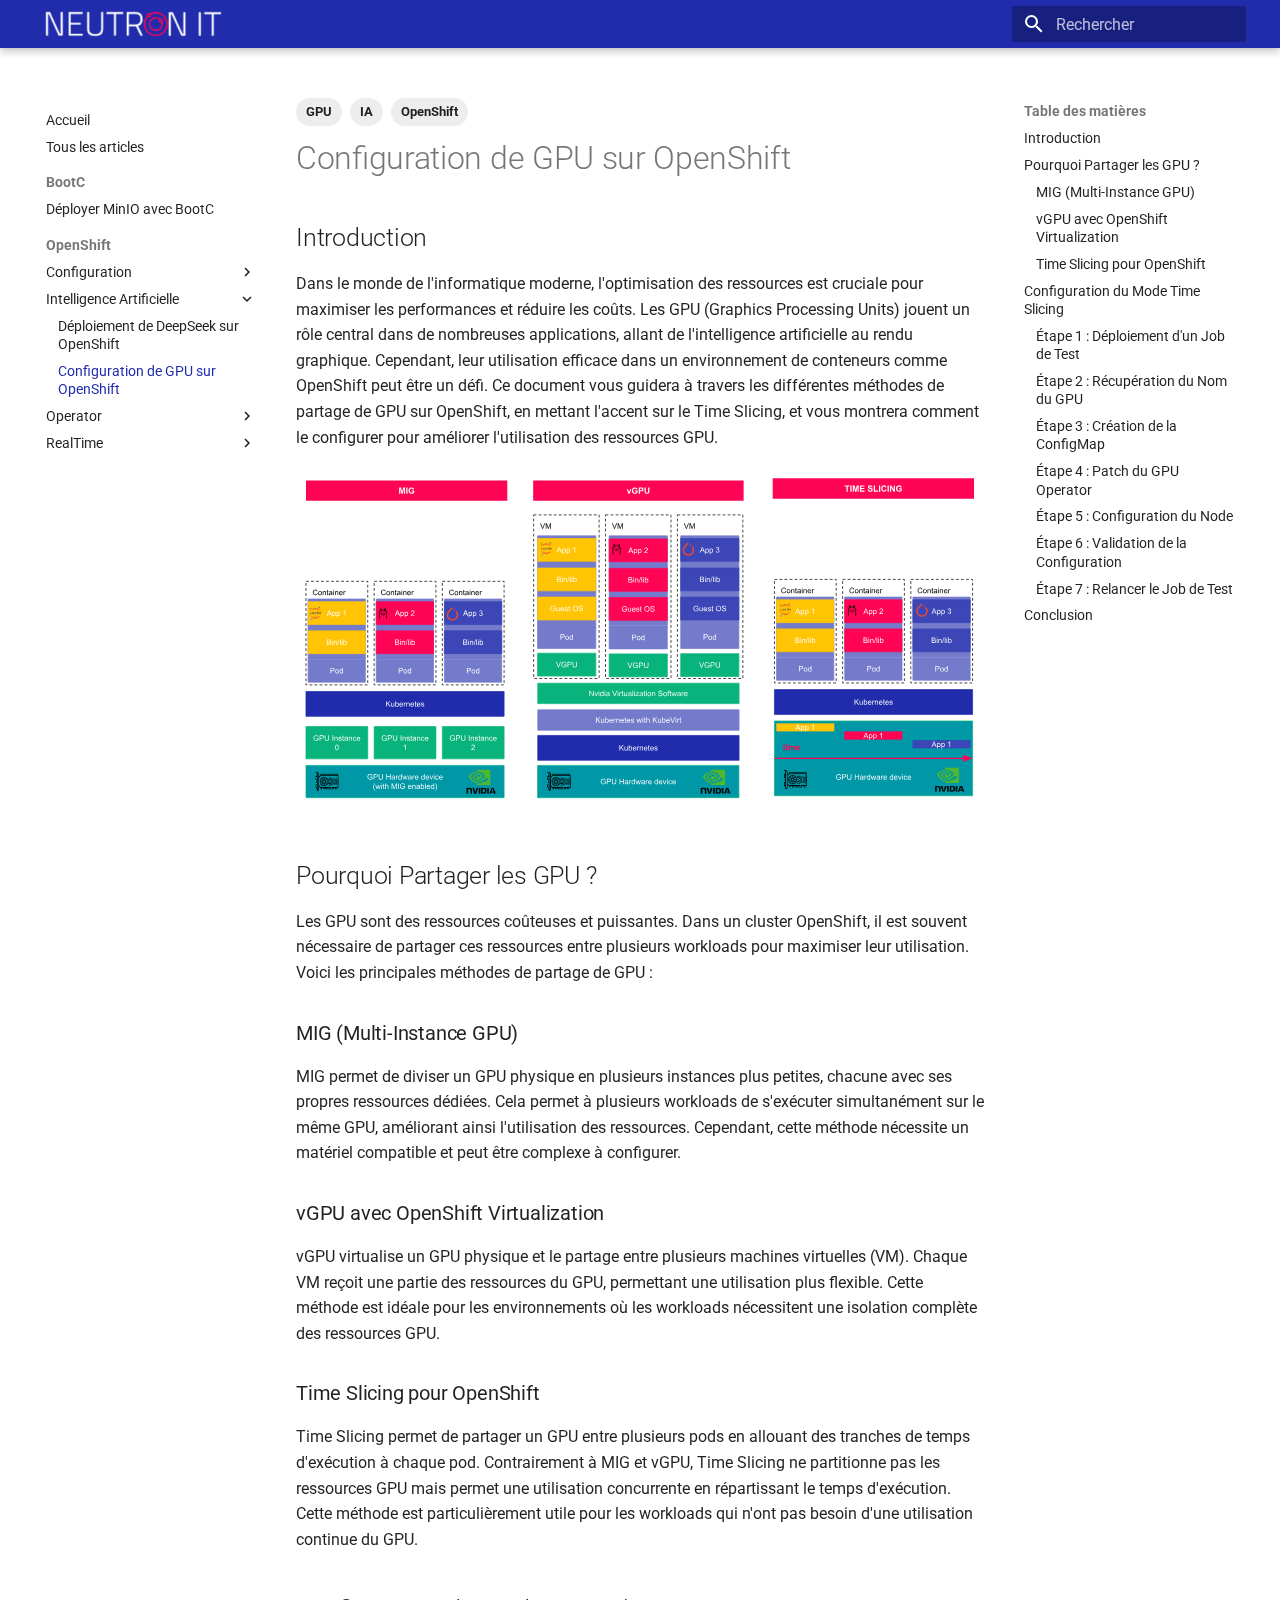
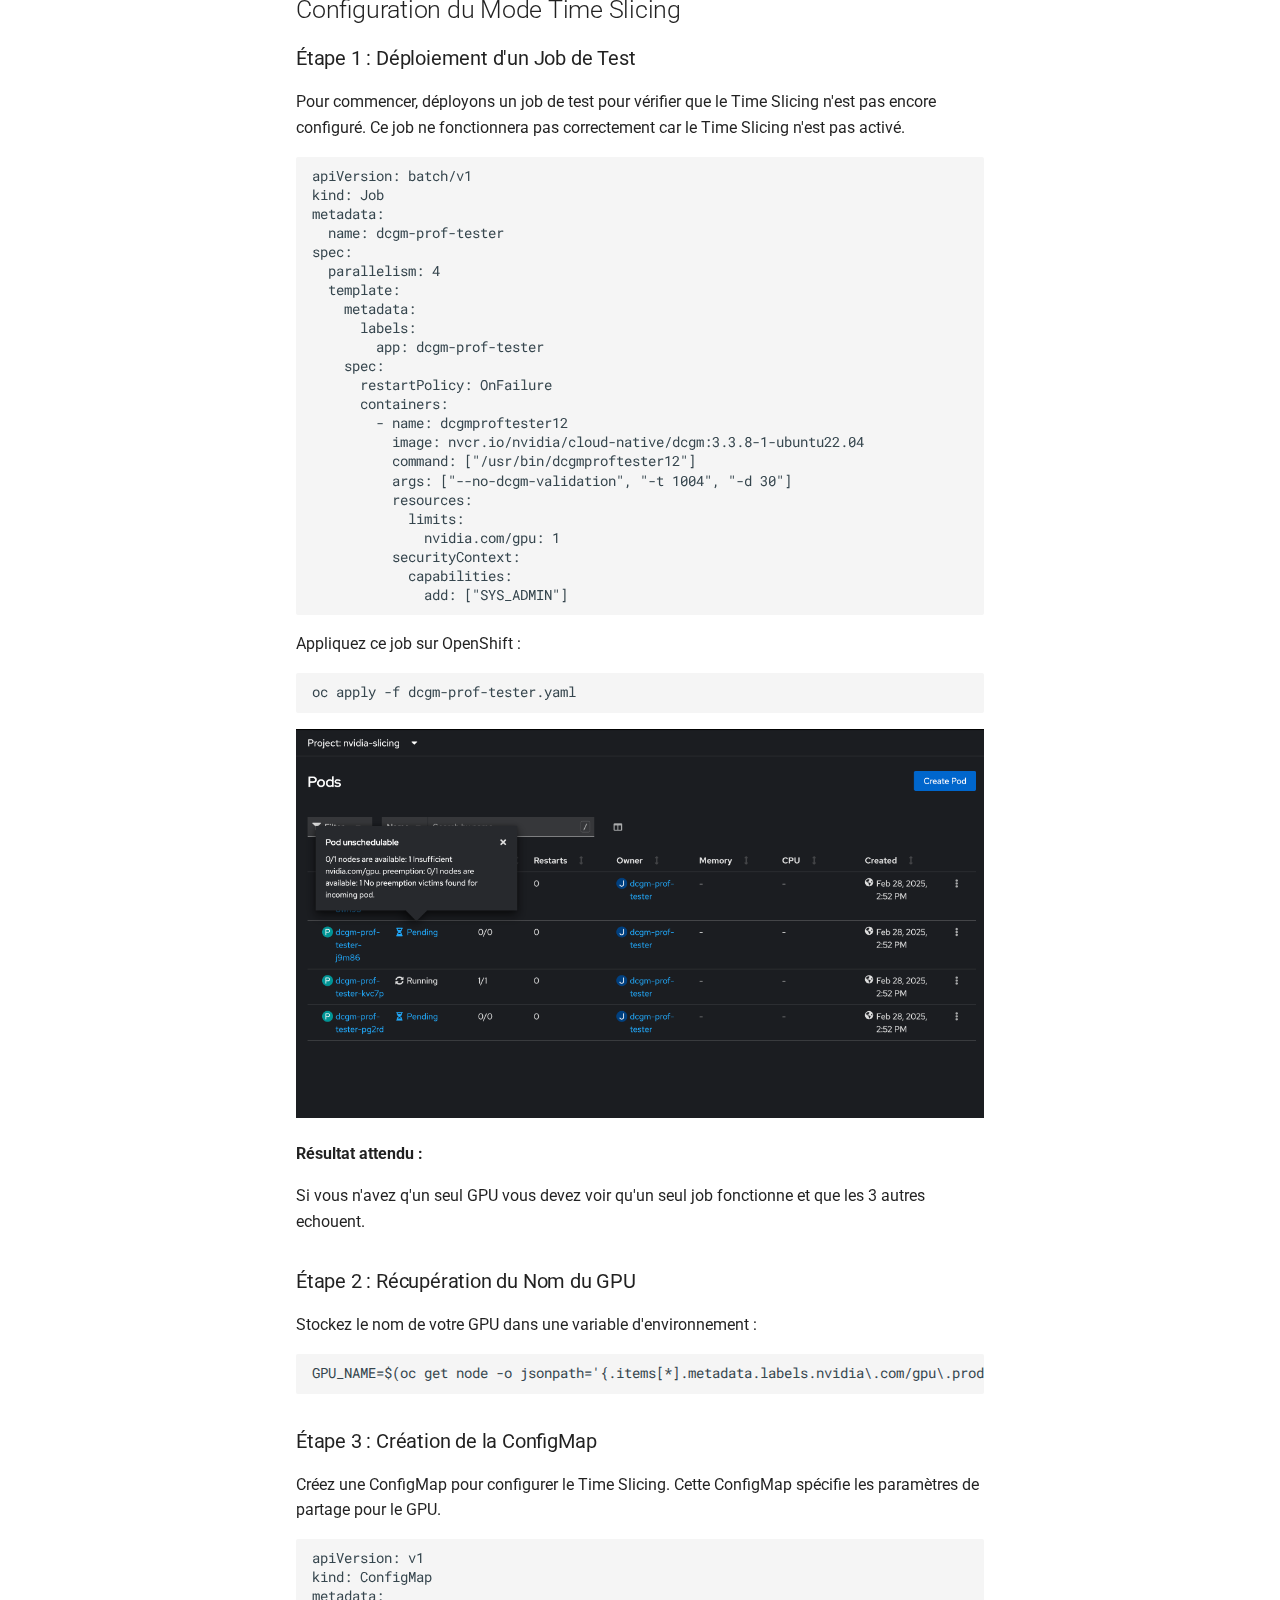
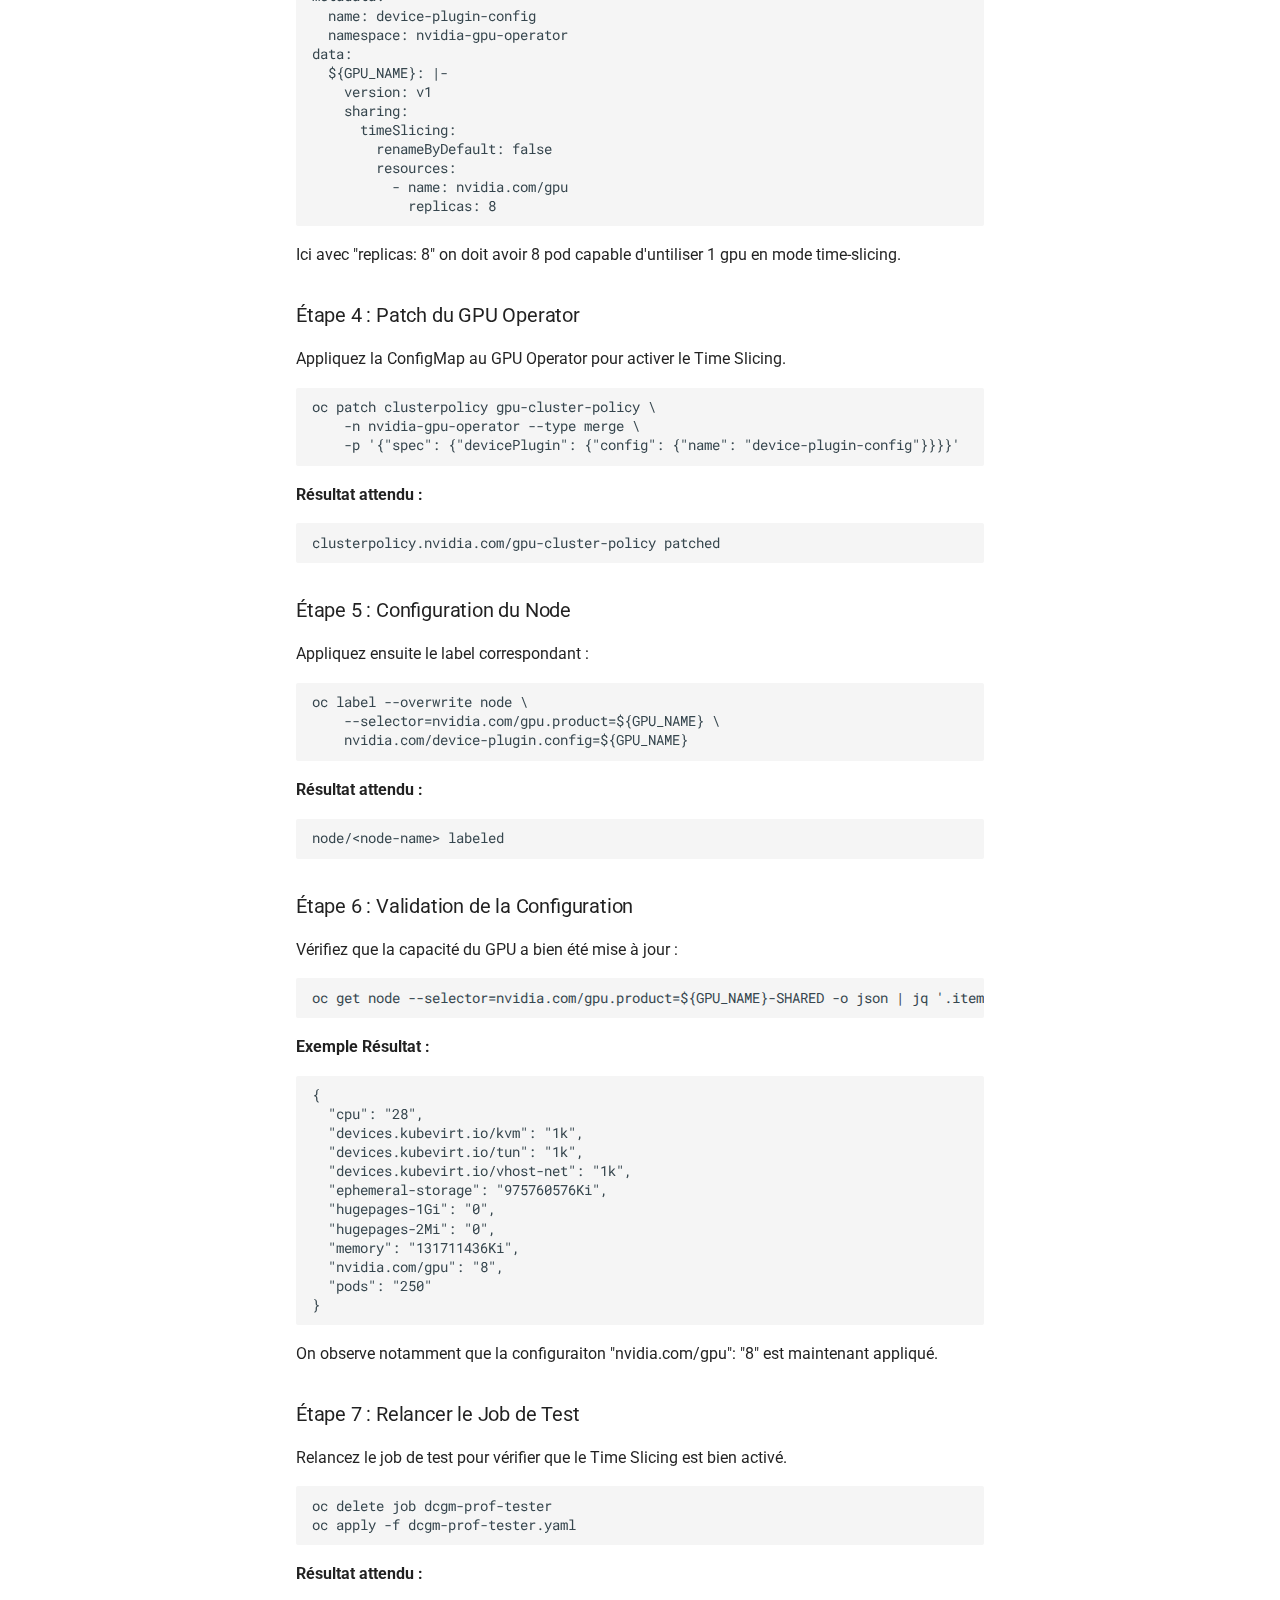
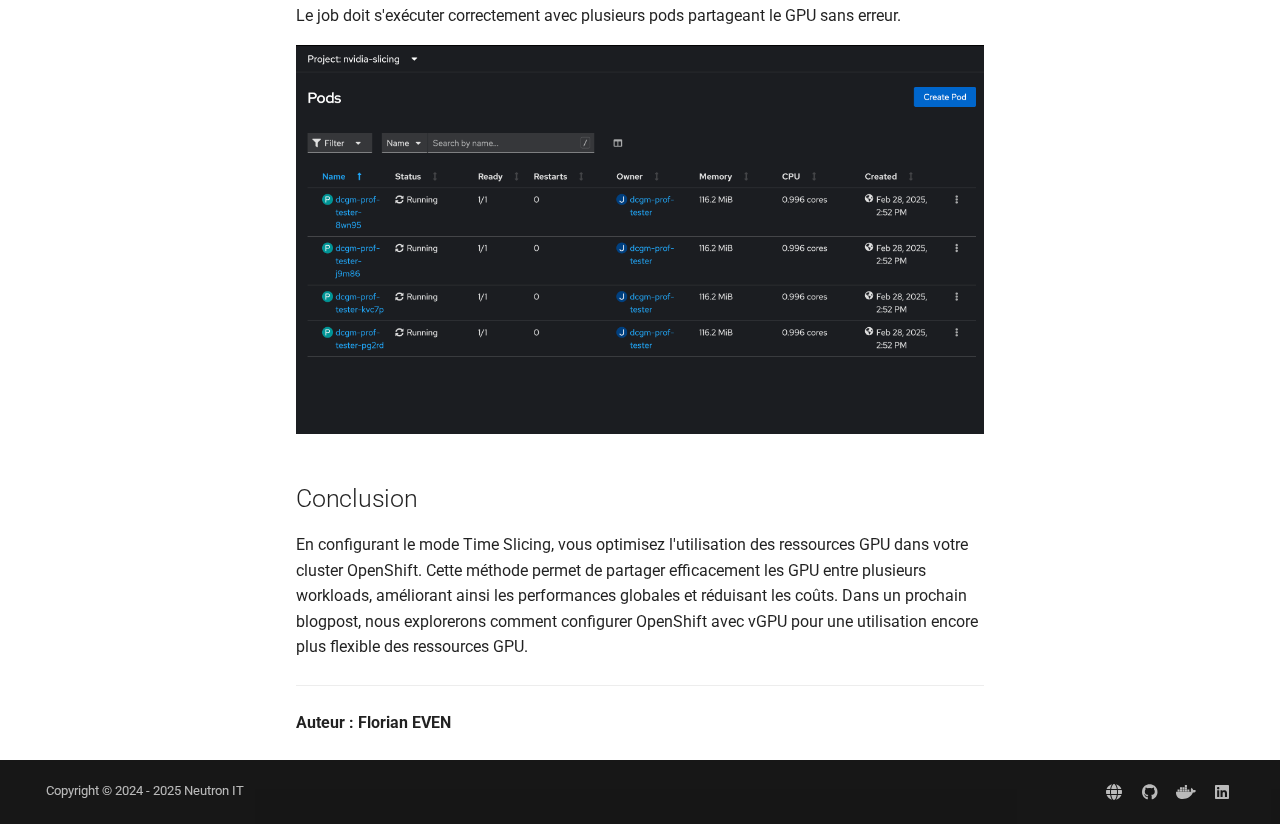
<file: OpenShift/Intelligence-Artificielle/SharedGPU/index.html>
<!doctype html>
<html lang="fr" class="no-js">
  <head>
    
      <meta charset="utf-8">
      <meta name="viewport" content="width=device-width,initial-scale=1">
      
      
      
        <link rel="canonical" href="https://blog.neutron-it.fr/OpenShift/Intelligence-Artificielle/SharedGPU/">
      
      
        <link rel="prev" href="../DeepSeek/">
      
      
        <link rel="next" href="../../Operator/Vaultwarden/">
      
      
      <link rel="icon" href="../../../assets/favicon.png">
      <meta name="generator" content="mkdocs-1.6.1, mkdocs-material-9.6.9">
    
    
      
        <title>Configuration de GPU sur OpenShift - </title>
      
    
    
      <link rel="stylesheet" href="../../../assets/stylesheets/main.4af4bdda.min.css">
      
        
        <link rel="stylesheet" href="../../../assets/stylesheets/palette.06af60db.min.css">
      
      


    
    
      
    
    
      
        
        
        <link rel="preconnect" href="https://fonts.gstatic.com" crossorigin>
        <link rel="stylesheet" href="https://fonts.googleapis.com/css?family=Roboto:300,300i,400,400i,700,700i%7CRoboto+Mono:400,400i,700,700i&display=fallback">
        <style>:root{--md-text-font:"Roboto";--md-code-font:"Roboto Mono"}</style>
      
    
    
      <link rel="stylesheet" href="../../../stylesheets/extra.css">
    
    <script>__md_scope=new URL("../../..",location),__md_hash=e=>[...e].reduce(((e,_)=>(e<<5)-e+_.charCodeAt(0)),0),__md_get=(e,_=localStorage,t=__md_scope)=>JSON.parse(_.getItem(t.pathname+"."+e)),__md_set=(e,_,t=localStorage,a=__md_scope)=>{try{t.setItem(a.pathname+"."+e,JSON.stringify(_))}catch(e){}}</script>
    
      

    
    
    
  </head>
  
  
    
    
    
    
    
    <body dir="ltr" data-md-color-scheme="neutron-it" data-md-color-primary="indigo" data-md-color-accent="indigo">
  
    
    <input class="md-toggle" data-md-toggle="drawer" type="checkbox" id="__drawer" autocomplete="off">
    <input class="md-toggle" data-md-toggle="search" type="checkbox" id="__search" autocomplete="off">
    <label class="md-overlay" for="__drawer"></label>
    <div data-md-component="skip">
      
        
        <a href="#introduction" class="md-skip">
          Aller au contenu
        </a>
      
    </div>
    <div data-md-component="announce">
      
    </div>
    
    
      

  

<header class="md-header md-header--shadow" data-md-component="header">
  <nav class="md-header__inner md-grid" aria-label="En-tête">
    <a href="../../.." title="" class="md-header__button md-logo" aria-label="" data-md-component="logo">
      
  <img src="../../../assets/logo.png" alt="logo">

    </a>
    <label class="md-header__button md-icon" for="__drawer">
      
      <svg xmlns="http://www.w3.org/2000/svg" viewBox="0 0 24 24"><path d="M3 6h18v2H3zm0 5h18v2H3zm0 5h18v2H3z"/></svg>
    </label>
    <div class="md-header__title" data-md-component="header-title">
      <div class="md-header__ellipsis">
        <div class="md-header__topic">
          <span class="md-ellipsis">
            
          </span>
        </div>
        <div class="md-header__topic" data-md-component="header-topic">
          <span class="md-ellipsis">
            
              Configuration de GPU sur OpenShift
            
          </span>
        </div>
      </div>
    </div>
    
      
    
    
    
    
      <label class="md-header__button md-icon" for="__search">
        
        <svg xmlns="http://www.w3.org/2000/svg" viewBox="0 0 24 24"><path d="M9.5 3A6.5 6.5 0 0 1 16 9.5c0 1.61-.59 3.09-1.56 4.23l.27.27h.79l5 5-1.5 1.5-5-5v-.79l-.27-.27A6.52 6.52 0 0 1 9.5 16 6.5 6.5 0 0 1 3 9.5 6.5 6.5 0 0 1 9.5 3m0 2C7 5 5 7 5 9.5S7 14 9.5 14 14 12 14 9.5 12 5 9.5 5"/></svg>
      </label>
      <div class="md-search" data-md-component="search" role="dialog">
  <label class="md-search__overlay" for="__search"></label>
  <div class="md-search__inner" role="search">
    <form class="md-search__form" name="search">
      <input type="text" class="md-search__input" name="query" aria-label="Rechercher" placeholder="Rechercher" autocapitalize="off" autocorrect="off" autocomplete="off" spellcheck="false" data-md-component="search-query" required>
      <label class="md-search__icon md-icon" for="__search">
        
        <svg xmlns="http://www.w3.org/2000/svg" viewBox="0 0 24 24"><path d="M9.5 3A6.5 6.5 0 0 1 16 9.5c0 1.61-.59 3.09-1.56 4.23l.27.27h.79l5 5-1.5 1.5-5-5v-.79l-.27-.27A6.52 6.52 0 0 1 9.5 16 6.5 6.5 0 0 1 3 9.5 6.5 6.5 0 0 1 9.5 3m0 2C7 5 5 7 5 9.5S7 14 9.5 14 14 12 14 9.5 12 5 9.5 5"/></svg>
        
        <svg xmlns="http://www.w3.org/2000/svg" viewBox="0 0 24 24"><path d="M20 11v2H8l5.5 5.5-1.42 1.42L4.16 12l7.92-7.92L13.5 5.5 8 11z"/></svg>
      </label>
      <nav class="md-search__options" aria-label="Recherche">
        
          <a href="javascript:void(0)" class="md-search__icon md-icon" title="Partager" aria-label="Partager" data-clipboard data-clipboard-text="" data-md-component="search-share" tabindex="-1">
            
            <svg xmlns="http://www.w3.org/2000/svg" viewBox="0 0 24 24"><path d="M18 16.08c-.76 0-1.44.3-1.96.77L8.91 12.7c.05-.23.09-.46.09-.7s-.04-.47-.09-.7l7.05-4.11c.54.5 1.25.81 2.04.81a3 3 0 0 0 3-3 3 3 0 0 0-3-3 3 3 0 0 0-3 3c0 .24.04.47.09.7L8.04 9.81C7.5 9.31 6.79 9 6 9a3 3 0 0 0-3 3 3 3 0 0 0 3 3c.79 0 1.5-.31 2.04-.81l7.12 4.15c-.05.21-.08.43-.08.66 0 1.61 1.31 2.91 2.92 2.91s2.92-1.3 2.92-2.91A2.92 2.92 0 0 0 18 16.08"/></svg>
          </a>
        
        <button type="reset" class="md-search__icon md-icon" title="Effacer" aria-label="Effacer" tabindex="-1">
          
          <svg xmlns="http://www.w3.org/2000/svg" viewBox="0 0 24 24"><path d="M19 6.41 17.59 5 12 10.59 6.41 5 5 6.41 10.59 12 5 17.59 6.41 19 12 13.41 17.59 19 19 17.59 13.41 12z"/></svg>
        </button>
      </nav>
      
        <div class="md-search__suggest" data-md-component="search-suggest"></div>
      
    </form>
    <div class="md-search__output">
      <div class="md-search__scrollwrap" tabindex="0" data-md-scrollfix>
        <div class="md-search-result" data-md-component="search-result">
          <div class="md-search-result__meta">
            Initialisation de la recherche
          </div>
          <ol class="md-search-result__list" role="presentation"></ol>
        </div>
      </div>
    </div>
  </div>
</div>
    
    
  </nav>
  
</header>
    
    <div class="md-container" data-md-component="container">
      
      
        
          
        
      
      <main class="md-main" data-md-component="main">
        <div class="md-main__inner md-grid">
          
            
              
              <div class="md-sidebar md-sidebar--primary" data-md-component="sidebar" data-md-type="navigation" >
                <div class="md-sidebar__scrollwrap">
                  <div class="md-sidebar__inner">
                    



<nav class="md-nav md-nav--primary" aria-label="Navigation" data-md-level="0">
  <label class="md-nav__title" for="__drawer">
    <a href="../../.." title="" class="md-nav__button md-logo" aria-label="" data-md-component="logo">
      
  <img src="../../../assets/logo.png" alt="logo">

    </a>
    
  </label>
  
  <ul class="md-nav__list" data-md-scrollfix>
    
      
      
  
  
  
  
    <li class="md-nav__item">
      <a href="../../.." class="md-nav__link">
        
  
  <span class="md-ellipsis">
    Accueil
    
  </span>
  

      </a>
    </li>
  

    
      
      
  
  
  
  
    <li class="md-nav__item">
      <a href="../../../tags/" class="md-nav__link">
        
  
  <span class="md-ellipsis">
    Tous les articles
    
  </span>
  

      </a>
    </li>
  

    
      
      
  
  
  
  
    
    
      
        
      
    
    
      
        
        
      
    
    
    <li class="md-nav__item md-nav__item--section md-nav__item--nested">
      
        
        
        <input class="md-nav__toggle md-toggle " type="checkbox" id="__nav_3" >
        
          
          <label class="md-nav__link" for="__nav_3" id="__nav_3_label" tabindex="">
            
  
  <span class="md-ellipsis">
    BootC
    
  </span>
  

            <span class="md-nav__icon md-icon"></span>
          </label>
        
        <nav class="md-nav" data-md-level="1" aria-labelledby="__nav_3_label" aria-expanded="false">
          <label class="md-nav__title" for="__nav_3">
            <span class="md-nav__icon md-icon"></span>
            BootC
          </label>
          <ul class="md-nav__list" data-md-scrollfix>
            
              
                
  
  
  
  
    <li class="md-nav__item">
      <a href="../../../BootC/MinIO/" class="md-nav__link">
        
  
  <span class="md-ellipsis">
    Déployer MinIO avec BootC
    
  </span>
  

      </a>
    </li>
  

              
            
          </ul>
        </nav>
      
    </li>
  

    
      
      
  
  
    
  
  
  
    
    
      
        
      
        
      
        
      
        
      
    
    
      
        
        
      
    
    
    <li class="md-nav__item md-nav__item--active md-nav__item--section md-nav__item--nested">
      
        
        
        <input class="md-nav__toggle md-toggle " type="checkbox" id="__nav_4" checked>
        
          
          <label class="md-nav__link" for="__nav_4" id="__nav_4_label" tabindex="">
            
  
  <span class="md-ellipsis">
    OpenShift
    
  </span>
  

            <span class="md-nav__icon md-icon"></span>
          </label>
        
        <nav class="md-nav" data-md-level="1" aria-labelledby="__nav_4_label" aria-expanded="true">
          <label class="md-nav__title" for="__nav_4">
            <span class="md-nav__icon md-icon"></span>
            OpenShift
          </label>
          <ul class="md-nav__list" data-md-scrollfix>
            
              
                
  
  
  
  
    
    
      
        
      
    
    
      
    
    
    <li class="md-nav__item md-nav__item--nested">
      
        
        
        <input class="md-nav__toggle md-toggle " type="checkbox" id="__nav_4_1" >
        
          
          <label class="md-nav__link" for="__nav_4_1" id="__nav_4_1_label" tabindex="0">
            
  
  <span class="md-ellipsis">
    Configuration
    
  </span>
  

            <span class="md-nav__icon md-icon"></span>
          </label>
        
        <nav class="md-nav" data-md-level="2" aria-labelledby="__nav_4_1_label" aria-expanded="false">
          <label class="md-nav__title" for="__nav_4_1">
            <span class="md-nav__icon md-icon"></span>
            Configuration
          </label>
          <ul class="md-nav__list" data-md-scrollfix>
            
              
                
  
  
  
  
    <li class="md-nav__item">
      <a href="../../Configuration/openshift-image-registry/" class="md-nav__link">
        
  
  <span class="md-ellipsis">
    Comment exposer la registry interne OpenShift ?
    
  </span>
  

      </a>
    </li>
  

              
            
          </ul>
        </nav>
      
    </li>
  

              
            
              
                
  
  
    
  
  
  
    
    
      
        
      
        
      
    
    
      
    
    
    <li class="md-nav__item md-nav__item--active md-nav__item--nested">
      
        
        
        <input class="md-nav__toggle md-toggle " type="checkbox" id="__nav_4_2" checked>
        
          
          <label class="md-nav__link" for="__nav_4_2" id="__nav_4_2_label" tabindex="0">
            
  
  <span class="md-ellipsis">
    Intelligence Artificielle
    
  </span>
  

            <span class="md-nav__icon md-icon"></span>
          </label>
        
        <nav class="md-nav" data-md-level="2" aria-labelledby="__nav_4_2_label" aria-expanded="true">
          <label class="md-nav__title" for="__nav_4_2">
            <span class="md-nav__icon md-icon"></span>
            Intelligence Artificielle
          </label>
          <ul class="md-nav__list" data-md-scrollfix>
            
              
                
  
  
  
  
    <li class="md-nav__item">
      <a href="../DeepSeek/" class="md-nav__link">
        
  
  <span class="md-ellipsis">
    Déploiement de DeepSeek sur OpenShift
    
  </span>
  

      </a>
    </li>
  

              
            
              
                
  
  
    
  
  
  
    <li class="md-nav__item md-nav__item--active">
      
      <input class="md-nav__toggle md-toggle" type="checkbox" id="__toc">
      
      
      
        <label class="md-nav__link md-nav__link--active" for="__toc">
          
  
  <span class="md-ellipsis">
    Configuration de GPU sur OpenShift
    
  </span>
  

          <span class="md-nav__icon md-icon"></span>
        </label>
      
      <a href="./" class="md-nav__link md-nav__link--active">
        
  
  <span class="md-ellipsis">
    Configuration de GPU sur OpenShift
    
  </span>
  

      </a>
      
        

<nav class="md-nav md-nav--secondary" aria-label="Table des matières">
  
  
  
  
    <label class="md-nav__title" for="__toc">
      <span class="md-nav__icon md-icon"></span>
      Table des matières
    </label>
    <ul class="md-nav__list" data-md-component="toc" data-md-scrollfix>
      
        <li class="md-nav__item">
  <a href="#introduction" class="md-nav__link">
    <span class="md-ellipsis">
      Introduction
    </span>
  </a>
  
</li>
      
        <li class="md-nav__item">
  <a href="#pourquoi-partager-les-gpu" class="md-nav__link">
    <span class="md-ellipsis">
      Pourquoi Partager les GPU ?
    </span>
  </a>
  
    <nav class="md-nav" aria-label="Pourquoi Partager les GPU ?">
      <ul class="md-nav__list">
        
          <li class="md-nav__item">
  <a href="#mig-multi-instance-gpu" class="md-nav__link">
    <span class="md-ellipsis">
      MIG (Multi-Instance GPU)
    </span>
  </a>
  
</li>
        
          <li class="md-nav__item">
  <a href="#vgpu-avec-openshift-virtualization" class="md-nav__link">
    <span class="md-ellipsis">
      vGPU avec OpenShift Virtualization
    </span>
  </a>
  
</li>
        
          <li class="md-nav__item">
  <a href="#time-slicing-pour-openshift" class="md-nav__link">
    <span class="md-ellipsis">
      Time Slicing pour OpenShift
    </span>
  </a>
  
</li>
        
      </ul>
    </nav>
  
</li>
      
        <li class="md-nav__item">
  <a href="#configuration-du-mode-time-slicing" class="md-nav__link">
    <span class="md-ellipsis">
      Configuration du Mode Time Slicing
    </span>
  </a>
  
    <nav class="md-nav" aria-label="Configuration du Mode Time Slicing">
      <ul class="md-nav__list">
        
          <li class="md-nav__item">
  <a href="#etape-1-deploiement-dun-job-de-test" class="md-nav__link">
    <span class="md-ellipsis">
      Étape 1 : Déploiement d'un Job de Test
    </span>
  </a>
  
</li>
        
          <li class="md-nav__item">
  <a href="#etape-2-recuperation-du-nom-du-gpu" class="md-nav__link">
    <span class="md-ellipsis">
      Étape 2 : Récupération du Nom du GPU
    </span>
  </a>
  
</li>
        
          <li class="md-nav__item">
  <a href="#etape-3-creation-de-la-configmap" class="md-nav__link">
    <span class="md-ellipsis">
      Étape 3 : Création de la ConfigMap
    </span>
  </a>
  
</li>
        
          <li class="md-nav__item">
  <a href="#etape-4-patch-du-gpu-operator" class="md-nav__link">
    <span class="md-ellipsis">
      Étape 4 : Patch du GPU Operator
    </span>
  </a>
  
</li>
        
          <li class="md-nav__item">
  <a href="#etape-5-configuration-du-node" class="md-nav__link">
    <span class="md-ellipsis">
      Étape 5 : Configuration du Node
    </span>
  </a>
  
</li>
        
          <li class="md-nav__item">
  <a href="#etape-6-validation-de-la-configuration" class="md-nav__link">
    <span class="md-ellipsis">
      Étape 6 : Validation de la Configuration
    </span>
  </a>
  
</li>
        
          <li class="md-nav__item">
  <a href="#etape-7-relancer-le-job-de-test" class="md-nav__link">
    <span class="md-ellipsis">
      Étape 7 : Relancer le Job de Test
    </span>
  </a>
  
</li>
        
      </ul>
    </nav>
  
</li>
      
        <li class="md-nav__item">
  <a href="#conclusion" class="md-nav__link">
    <span class="md-ellipsis">
      Conclusion
    </span>
  </a>
  
</li>
      
    </ul>
  
</nav>
      
    </li>
  

              
            
          </ul>
        </nav>
      
    </li>
  

              
            
              
                
  
  
  
  
    
    
      
        
      
    
    
      
    
    
    <li class="md-nav__item md-nav__item--nested">
      
        
        
        <input class="md-nav__toggle md-toggle " type="checkbox" id="__nav_4_3" >
        
          
          <label class="md-nav__link" for="__nav_4_3" id="__nav_4_3_label" tabindex="0">
            
  
  <span class="md-ellipsis">
    Operator
    
  </span>
  

            <span class="md-nav__icon md-icon"></span>
          </label>
        
        <nav class="md-nav" data-md-level="2" aria-labelledby="__nav_4_3_label" aria-expanded="false">
          <label class="md-nav__title" for="__nav_4_3">
            <span class="md-nav__icon md-icon"></span>
            Operator
          </label>
          <ul class="md-nav__list" data-md-scrollfix>
            
              
                
  
  
  
  
    <li class="md-nav__item">
      <a href="../../Operator/Vaultwarden/" class="md-nav__link">
        
  
  <span class="md-ellipsis">
    Création d'un Operator sur OpenShift avec Vaultwarden
    
  </span>
  

      </a>
    </li>
  

              
            
          </ul>
        </nav>
      
    </li>
  

              
            
              
                
  
  
  
  
    
    
      
        
      
    
    
      
    
    
    <li class="md-nav__item md-nav__item--nested">
      
        
        
        <input class="md-nav__toggle md-toggle " type="checkbox" id="__nav_4_4" >
        
          
          <label class="md-nav__link" for="__nav_4_4" id="__nav_4_4_label" tabindex="0">
            
  
  <span class="md-ellipsis">
    RealTime
    
  </span>
  

            <span class="md-nav__icon md-icon"></span>
          </label>
        
        <nav class="md-nav" data-md-level="2" aria-labelledby="__nav_4_4_label" aria-expanded="false">
          <label class="md-nav__title" for="__nav_4_4">
            <span class="md-nav__icon md-icon"></span>
            RealTime
          </label>
          <ul class="md-nav__list" data-md-scrollfix>
            
              
                
  
  
  
  
    <li class="md-nav__item">
      <a href="../../RealTime/RealTime/" class="md-nav__link">
        
  
  <span class="md-ellipsis">
    Utiliser les capacités temps réel d'OpenShift
    
  </span>
  

      </a>
    </li>
  

              
            
          </ul>
        </nav>
      
    </li>
  

              
            
          </ul>
        </nav>
      
    </li>
  

    
  </ul>
</nav>
                  </div>
                </div>
              </div>
            
            
              
              <div class="md-sidebar md-sidebar--secondary" data-md-component="sidebar" data-md-type="toc" >
                <div class="md-sidebar__scrollwrap">
                  <div class="md-sidebar__inner">
                    

<nav class="md-nav md-nav--secondary" aria-label="Table des matières">
  
  
  
  
    <label class="md-nav__title" for="__toc">
      <span class="md-nav__icon md-icon"></span>
      Table des matières
    </label>
    <ul class="md-nav__list" data-md-component="toc" data-md-scrollfix>
      
        <li class="md-nav__item">
  <a href="#introduction" class="md-nav__link">
    <span class="md-ellipsis">
      Introduction
    </span>
  </a>
  
</li>
      
        <li class="md-nav__item">
  <a href="#pourquoi-partager-les-gpu" class="md-nav__link">
    <span class="md-ellipsis">
      Pourquoi Partager les GPU ?
    </span>
  </a>
  
    <nav class="md-nav" aria-label="Pourquoi Partager les GPU ?">
      <ul class="md-nav__list">
        
          <li class="md-nav__item">
  <a href="#mig-multi-instance-gpu" class="md-nav__link">
    <span class="md-ellipsis">
      MIG (Multi-Instance GPU)
    </span>
  </a>
  
</li>
        
          <li class="md-nav__item">
  <a href="#vgpu-avec-openshift-virtualization" class="md-nav__link">
    <span class="md-ellipsis">
      vGPU avec OpenShift Virtualization
    </span>
  </a>
  
</li>
        
          <li class="md-nav__item">
  <a href="#time-slicing-pour-openshift" class="md-nav__link">
    <span class="md-ellipsis">
      Time Slicing pour OpenShift
    </span>
  </a>
  
</li>
        
      </ul>
    </nav>
  
</li>
      
        <li class="md-nav__item">
  <a href="#configuration-du-mode-time-slicing" class="md-nav__link">
    <span class="md-ellipsis">
      Configuration du Mode Time Slicing
    </span>
  </a>
  
    <nav class="md-nav" aria-label="Configuration du Mode Time Slicing">
      <ul class="md-nav__list">
        
          <li class="md-nav__item">
  <a href="#etape-1-deploiement-dun-job-de-test" class="md-nav__link">
    <span class="md-ellipsis">
      Étape 1 : Déploiement d'un Job de Test
    </span>
  </a>
  
</li>
        
          <li class="md-nav__item">
  <a href="#etape-2-recuperation-du-nom-du-gpu" class="md-nav__link">
    <span class="md-ellipsis">
      Étape 2 : Récupération du Nom du GPU
    </span>
  </a>
  
</li>
        
          <li class="md-nav__item">
  <a href="#etape-3-creation-de-la-configmap" class="md-nav__link">
    <span class="md-ellipsis">
      Étape 3 : Création de la ConfigMap
    </span>
  </a>
  
</li>
        
          <li class="md-nav__item">
  <a href="#etape-4-patch-du-gpu-operator" class="md-nav__link">
    <span class="md-ellipsis">
      Étape 4 : Patch du GPU Operator
    </span>
  </a>
  
</li>
        
          <li class="md-nav__item">
  <a href="#etape-5-configuration-du-node" class="md-nav__link">
    <span class="md-ellipsis">
      Étape 5 : Configuration du Node
    </span>
  </a>
  
</li>
        
          <li class="md-nav__item">
  <a href="#etape-6-validation-de-la-configuration" class="md-nav__link">
    <span class="md-ellipsis">
      Étape 6 : Validation de la Configuration
    </span>
  </a>
  
</li>
        
          <li class="md-nav__item">
  <a href="#etape-7-relancer-le-job-de-test" class="md-nav__link">
    <span class="md-ellipsis">
      Étape 7 : Relancer le Job de Test
    </span>
  </a>
  
</li>
        
      </ul>
    </nav>
  
</li>
      
        <li class="md-nav__item">
  <a href="#conclusion" class="md-nav__link">
    <span class="md-ellipsis">
      Conclusion
    </span>
  </a>
  
</li>
      
    </ul>
  
</nav>
                  </div>
                </div>
              </div>
            
          
          
            <div class="md-content" data-md-component="content">
              <article class="md-content__inner md-typeset">
                
                  

  <nav class="md-tags" >
    
      
      
      
        <a href="../../../tags/#tag:gpu" class="md-tag">GPU</a>
      
    
      
      
      
        <a href="../../../tags/#tag:ia" class="md-tag">IA</a>
      
    
      
      
      
        <a href="../../../tags/#tag:openshift" class="md-tag">OpenShift</a>
      
    
  </nav>



<h1 id="configuration-de-gpu-sur-openshift">Configuration de GPU sur OpenShift</h1>
<h2 id="introduction">Introduction</h2>
<p>Dans le monde de l'informatique moderne, l'optimisation des ressources est cruciale pour maximiser les performances et réduire les coûts. Les GPU (Graphics Processing Units) jouent un rôle central dans de nombreuses applications, allant de l'intelligence artificielle au rendu graphique. Cependant, leur utilisation efficace dans un environnement de conteneurs comme OpenShift peut être un défi. Ce document vous guidera à travers les différentes méthodes de partage de GPU sur OpenShift, en mettant l'accent sur le Time Slicing, et vous montrera comment le configurer pour améliorer l'utilisation des ressources GPU.</p>
<p><img alt="Nvidia sharing" src="../img/nvidia-arch.svg" /></p>
<h2 id="pourquoi-partager-les-gpu">Pourquoi Partager les GPU ?</h2>
<p>Les GPU sont des ressources coûteuses et puissantes. Dans un cluster OpenShift, il est souvent nécessaire de partager ces ressources entre plusieurs workloads pour maximiser leur utilisation. Voici les principales méthodes de partage de GPU :</p>
<h3 id="mig-multi-instance-gpu">MIG (Multi-Instance GPU)</h3>
<p>MIG permet de diviser un GPU physique en plusieurs instances plus petites, chacune avec ses propres ressources dédiées. Cela permet à plusieurs workloads de s'exécuter simultanément sur le même GPU, améliorant ainsi l'utilisation des ressources. Cependant, cette méthode nécessite un matériel compatible et peut être complexe à configurer.</p>
<h3 id="vgpu-avec-openshift-virtualization">vGPU avec OpenShift Virtualization</h3>
<p>vGPU virtualise un GPU physique et le partage entre plusieurs machines virtuelles (VM). Chaque VM reçoit une partie des ressources du GPU, permettant une utilisation plus flexible. Cette méthode est idéale pour les environnements où les workloads nécessitent une isolation complète des ressources GPU.</p>
<h3 id="time-slicing-pour-openshift">Time Slicing pour OpenShift</h3>
<p>Time Slicing permet de partager un GPU entre plusieurs pods en allouant des tranches de temps d'exécution à chaque pod. Contrairement à MIG et vGPU, Time Slicing ne partitionne pas les ressources GPU mais permet une utilisation concurrente en répartissant le temps d'exécution. Cette méthode est particulièrement utile pour les workloads qui n'ont pas besoin d'une utilisation continue du GPU.</p>
<h2 id="configuration-du-mode-time-slicing">Configuration du Mode Time Slicing</h2>
<h3 id="etape-1-deploiement-dun-job-de-test">Étape 1 : Déploiement d'un Job de Test</h3>
<p>Pour commencer, déployons un job de test pour vérifier que le Time Slicing n'est pas encore configuré. Ce job ne fonctionnera pas correctement car le Time Slicing n'est pas activé.</p>
<pre><code class="language-yaml">apiVersion: batch/v1
kind: Job
metadata:
  name: dcgm-prof-tester
spec:
  parallelism: 4
  template:
    metadata:
      labels:
        app: dcgm-prof-tester
    spec:
      restartPolicy: OnFailure
      containers:
        - name: dcgmproftester12
          image: nvcr.io/nvidia/cloud-native/dcgm:3.3.8-1-ubuntu22.04
          command: [&quot;/usr/bin/dcgmproftester12&quot;]
          args: [&quot;--no-dcgm-validation&quot;, &quot;-t 1004&quot;, &quot;-d 30&quot;]
          resources:
            limits:
              nvidia.com/gpu: 1
          securityContext:
            capabilities:
              add: [&quot;SYS_ADMIN&quot;]
</code></pre>
<p>Appliquez ce job sur OpenShift :</p>
<pre><code class="language-sh">oc apply -f dcgm-prof-tester.yaml
</code></pre>
<p><img alt="job failed" src="../img/job-failed.png" /></p>
<p><strong>Résultat attendu :</strong></p>
<p>Si vous n'avez q'un seul GPU vous devez voir qu'un seul job fonctionne et que les 3 autres echouent.</p>
<h3 id="etape-2-recuperation-du-nom-du-gpu">Étape 2 : Récupération du Nom du GPU</h3>
<p>Stockez le nom de votre GPU dans une variable d'environnement :</p>
<pre><code class="language-sh">GPU_NAME=$(oc get node -o jsonpath='{.items[*].metadata.labels.nvidia\.com/gpu\.product}')
</code></pre>
<h3 id="etape-3-creation-de-la-configmap">Étape 3 : Création de la ConfigMap</h3>
<p>Créez une ConfigMap pour configurer le Time Slicing. Cette ConfigMap spécifie les paramètres de partage pour le GPU.</p>
<pre><code class="language-yaml">apiVersion: v1
kind: ConfigMap
metadata:
  name: device-plugin-config
  namespace: nvidia-gpu-operator
data:
  ${GPU_NAME}: |-
    version: v1
    sharing:
      timeSlicing:
        renameByDefault: false
        resources:
          - name: nvidia.com/gpu
            replicas: 8
</code></pre>
<p>Ici avec "replicas: 8" on doit avoir 8 pod capable d'untiliser 1 gpu en mode time-slicing.</p>
<h3 id="etape-4-patch-du-gpu-operator">Étape 4 : Patch du GPU Operator</h3>
<p>Appliquez la ConfigMap au GPU Operator pour activer le Time Slicing.</p>
<pre><code class="language-sh">oc patch clusterpolicy gpu-cluster-policy \
    -n nvidia-gpu-operator --type merge \
    -p '{&quot;spec&quot;: {&quot;devicePlugin&quot;: {&quot;config&quot;: {&quot;name&quot;: &quot;device-plugin-config&quot;}}}}'
</code></pre>
<p><strong>Résultat attendu :</strong></p>
<pre><code>clusterpolicy.nvidia.com/gpu-cluster-policy patched
</code></pre>
<h3 id="etape-5-configuration-du-node">Étape 5 : Configuration du Node</h3>
<p>Appliquez ensuite le label correspondant :</p>
<pre><code class="language-sh">oc label --overwrite node \
    --selector=nvidia.com/gpu.product=${GPU_NAME} \
    nvidia.com/device-plugin.config=${GPU_NAME}
</code></pre>
<p><strong>Résultat attendu :</strong></p>
<pre><code>node/&lt;node-name&gt; labeled
</code></pre>
<h3 id="etape-6-validation-de-la-configuration">Étape 6 : Validation de la Configuration</h3>
<p>Vérifiez que la capacité du GPU a bien été mise à jour :</p>
<pre><code class="language-sh">oc get node --selector=nvidia.com/gpu.product=${GPU_NAME}-SHARED -o json | jq '.items[0].status.capacity'
</code></pre>
<p><strong>Exemple Résultat :</strong></p>
<pre><code class="language-json">{
  &quot;cpu&quot;: &quot;28&quot;,
  &quot;devices.kubevirt.io/kvm&quot;: &quot;1k&quot;,
  &quot;devices.kubevirt.io/tun&quot;: &quot;1k&quot;,
  &quot;devices.kubevirt.io/vhost-net&quot;: &quot;1k&quot;,
  &quot;ephemeral-storage&quot;: &quot;975760576Ki&quot;,
  &quot;hugepages-1Gi&quot;: &quot;0&quot;,
  &quot;hugepages-2Mi&quot;: &quot;0&quot;,
  &quot;memory&quot;: &quot;131711436Ki&quot;,
  &quot;nvidia.com/gpu&quot;: &quot;8&quot;,
  &quot;pods&quot;: &quot;250&quot;
}
</code></pre>
<p>On observe notamment que la configuraiton "nvidia.com/gpu": "8" est maintenant appliqué.</p>
<h3 id="etape-7-relancer-le-job-de-test">Étape 7 : Relancer le Job de Test</h3>
<p>Relancez le job de test pour vérifier que le Time Slicing est bien activé.</p>
<pre><code class="language-sh">oc delete job dcgm-prof-tester
oc apply -f dcgm-prof-tester.yaml
</code></pre>
<p><strong>Résultat attendu :</strong></p>
<p>Le job doit s'exécuter correctement avec plusieurs pods partageant le GPU sans erreur.</p>
<p><img alt="job success" src="../img/job-win.png" /></p>
<h2 id="conclusion">Conclusion</h2>
<p>En configurant le mode Time Slicing, vous optimisez l'utilisation des ressources GPU dans votre cluster OpenShift. Cette méthode permet de partager efficacement les GPU entre plusieurs workloads, améliorant ainsi les performances globales et réduisant les coûts. Dans un prochain blogpost, nous explorerons comment configurer OpenShift avec vGPU pour une utilisation encore plus flexible des ressources GPU.</p>
<hr />
<p><strong>Auteur : Florian EVEN</strong></p>







  
  






                
              </article>
            </div>
          
          
<script>var target=document.getElementById(location.hash.slice(1));target&&target.name&&(target.checked=target.name.startsWith("__tabbed_"))</script>
        </div>
        
          <button type="button" class="md-top md-icon" data-md-component="top" hidden>
  
  <svg xmlns="http://www.w3.org/2000/svg" viewBox="0 0 24 24"><path d="M13 20h-2V8l-5.5 5.5-1.42-1.42L12 4.16l7.92 7.92-1.42 1.42L13 8z"/></svg>
  Retour en haut de la page
</button>
        
      </main>
      
        <footer class="md-footer">
  
  <div class="md-footer-meta md-typeset">
    <div class="md-footer-meta__inner md-grid">
      <div class="md-copyright">
  
    <div class="md-copyright__highlight">
      Copyright &copy; 2024 - 2025 Neutron IT
    </div>
  
  
</div>
      
        <div class="md-social">
  
    
    
    
    
      
      
    
    <a href="https://neutron-it.fr" target="_blank" rel="noopener" title="neutron-it.fr" class="md-social__link">
      <svg xmlns="http://www.w3.org/2000/svg" viewBox="0 0 512 512"><!--! Font Awesome Free 6.7.2 by @fontawesome - https://fontawesome.com License - https://fontawesome.com/license/free (Icons: CC BY 4.0, Fonts: SIL OFL 1.1, Code: MIT License) Copyright 2024 Fonticons, Inc.--><path d="M352 256c0 22.2-1.2 43.6-3.3 64H163.4c-2.2-20.4-3.3-41.8-3.3-64s1.2-43.6 3.3-64h185.3c2.2 20.4 3.3 41.8 3.3 64m28.8-64h123.1c5.3 20.5 8.1 41.9 8.1 64s-2.8 43.5-8.1 64H380.8c2.1-20.6 3.2-42 3.2-64s-1.1-43.4-3.2-64m112.6-32H376.7c-10-63.9-29.8-117.4-55.3-151.6 78.3 20.7 142 77.5 171.9 151.6zm-149.1 0H167.7c6.1-36.4 15.5-68.6 27-94.7 10.5-23.6 22.2-40.7 33.5-51.5C239.4 3.2 248.7 0 256 0s16.6 3.2 27.8 13.8c11.3 10.8 23 27.9 33.5 51.5 11.6 26 20.9 58.2 27 94.7m-209 0H18.6c30-74.1 93.6-130.9 172-151.6-25.5 34.2-45.3 87.7-55.3 151.6M8.1 192h123.1c-2.1 20.6-3.2 42-3.2 64s1.1 43.4 3.2 64H8.1C2.8 299.5 0 278.1 0 256s2.8-43.5 8.1-64m186.6 254.6c-11.6-26-20.9-58.2-27-94.6h176.6c-6.1 36.4-15.5 68.6-27 94.6-10.5 23.6-22.2 40.7-33.5 51.5-11.2 10.7-20.5 13.9-27.8 13.9s-16.6-3.2-27.8-13.8c-11.3-10.8-23-27.9-33.5-51.5zM135.3 352c10 63.9 29.8 117.4 55.3 151.6-78.4-20.7-142-77.5-172-151.6zm358.1 0c-30 74.1-93.6 130.9-171.9 151.6 25.5-34.2 45.2-87.7 55.3-151.6h116.7z"/></svg>
    </a>
  
    
    
    
    
      
      
    
    <a href="https://github.com/neutron-IT-organization" target="_blank" rel="noopener" title="github.com" class="md-social__link">
      <svg xmlns="http://www.w3.org/2000/svg" viewBox="0 0 496 512"><!--! Font Awesome Free 6.7.2 by @fontawesome - https://fontawesome.com License - https://fontawesome.com/license/free (Icons: CC BY 4.0, Fonts: SIL OFL 1.1, Code: MIT License) Copyright 2024 Fonticons, Inc.--><path d="M165.9 397.4c0 2-2.3 3.6-5.2 3.6-3.3.3-5.6-1.3-5.6-3.6 0-2 2.3-3.6 5.2-3.6 3-.3 5.6 1.3 5.6 3.6m-31.1-4.5c-.7 2 1.3 4.3 4.3 4.9 2.6 1 5.6 0 6.2-2s-1.3-4.3-4.3-5.2c-2.6-.7-5.5.3-6.2 2.3m44.2-1.7c-2.9.7-4.9 2.6-4.6 4.9.3 2 2.9 3.3 5.9 2.6 2.9-.7 4.9-2.6 4.6-4.6-.3-1.9-3-3.2-5.9-2.9M244.8 8C106.1 8 0 113.3 0 252c0 110.9 69.8 205.8 169.5 239.2 12.8 2.3 17.3-5.6 17.3-12.1 0-6.2-.3-40.4-.3-61.4 0 0-70 15-84.7-29.8 0 0-11.4-29.1-27.8-36.6 0 0-22.9-15.7 1.6-15.4 0 0 24.9 2 38.6 25.8 21.9 38.6 58.6 27.5 72.9 20.9 2.3-16 8.8-27.1 16-33.7-55.9-6.2-112.3-14.3-112.3-110.5 0-27.5 7.6-41.3 23.6-58.9-2.6-6.5-11.1-33.3 2.6-67.9 20.9-6.5 69 27 69 27 20-5.6 41.5-8.5 62.8-8.5s42.8 2.9 62.8 8.5c0 0 48.1-33.6 69-27 13.7 34.7 5.2 61.4 2.6 67.9 16 17.7 25.8 31.5 25.8 58.9 0 96.5-58.9 104.2-114.8 110.5 9.2 7.9 17 22.9 17 46.4 0 33.7-.3 75.4-.3 83.6 0 6.5 4.6 14.4 17.3 12.1C428.2 457.8 496 362.9 496 252 496 113.3 383.5 8 244.8 8M97.2 352.9c-1.3 1-1 3.3.7 5.2 1.6 1.6 3.9 2.3 5.2 1 1.3-1 1-3.3-.7-5.2-1.6-1.6-3.9-2.3-5.2-1m-10.8-8.1c-.7 1.3.3 2.9 2.3 3.9 1.6 1 3.6.7 4.3-.7.7-1.3-.3-2.9-2.3-3.9-2-.6-3.6-.3-4.3.7m32.4 35.6c-1.6 1.3-1 4.3 1.3 6.2 2.3 2.3 5.2 2.6 6.5 1 1.3-1.3.7-4.3-1.3-6.2-2.2-2.3-5.2-2.6-6.5-1m-11.4-14.7c-1.6 1-1.6 3.6 0 5.9s4.3 3.3 5.6 2.3c1.6-1.3 1.6-3.9 0-6.2-1.4-2.3-4-3.3-5.6-2"/></svg>
    </a>
  
    
    
    
    
      
      
    
    <a href="https://quay.io/neutron-it" target="_blank" rel="noopener" title="quay.io" class="md-social__link">
      <svg xmlns="http://www.w3.org/2000/svg" viewBox="0 0 640 512"><!--! Font Awesome Free 6.7.2 by @fontawesome - https://fontawesome.com License - https://fontawesome.com/license/free (Icons: CC BY 4.0, Fonts: SIL OFL 1.1, Code: MIT License) Copyright 2024 Fonticons, Inc.--><path d="M349.9 236.3h-66.1v-59.4h66.1zm0-204.3h-66.1v60.7h66.1zm78.2 144.8H362v59.4h66.1zm-156.3-72.1h-66.1v60.1h66.1zm78.1 0h-66.1v60.1h66.1zm276.8 100c-14.4-9.7-47.6-13.2-73.1-8.4-3.3-24-16.7-44.9-41.1-63.7l-14-9.3-9.3 14c-18.4 27.8-23.4 73.6-3.7 103.8-8.7 4.7-25.8 11.1-48.4 10.7H2.4c-8.7 50.8 5.8 116.8 44 162.1 37.1 43.9 92.7 66.2 165.4 66.2 157.4 0 273.9-72.5 328.4-204.2 21.4.4 67.6.1 91.3-45.2 1.5-2.5 6.6-13.2 8.5-17.1zm-511.1-27.9h-66v59.4h66.1v-59.4zm78.1 0h-66.1v59.4h66.1zm78.1 0h-66.1v59.4h66.1zm-78.1-72.1h-66.1v60.1h66.1z"/></svg>
    </a>
  
    
    
    
    
      
      
    
    <a href="https://www.linkedin.com/company/neutron-it" target="_blank" rel="noopener" title="www.linkedin.com" class="md-social__link">
      <svg xmlns="http://www.w3.org/2000/svg" viewBox="0 0 448 512"><!--! Font Awesome Free 6.7.2 by @fontawesome - https://fontawesome.com License - https://fontawesome.com/license/free (Icons: CC BY 4.0, Fonts: SIL OFL 1.1, Code: MIT License) Copyright 2024 Fonticons, Inc.--><path d="M416 32H31.9C14.3 32 0 46.5 0 64.3v383.4C0 465.5 14.3 480 31.9 480H416c17.6 0 32-14.5 32-32.3V64.3c0-17.8-14.4-32.3-32-32.3M135.4 416H69V202.2h66.5V416zm-33.2-243c-21.3 0-38.5-17.3-38.5-38.5S80.9 96 102.2 96c21.2 0 38.5 17.3 38.5 38.5 0 21.3-17.2 38.5-38.5 38.5m282.1 243h-66.4V312c0-24.8-.5-56.7-34.5-56.7-34.6 0-39.9 27-39.9 54.9V416h-66.4V202.2h63.7v29.2h.9c8.9-16.8 30.6-34.5 62.9-34.5 67.2 0 79.7 44.3 79.7 101.9z"/></svg>
    </a>
  
</div>
      
    </div>
  </div>
</footer>
      
    </div>
    <div class="md-dialog" data-md-component="dialog">
      <div class="md-dialog__inner md-typeset"></div>
    </div>
    
    
    <script id="__config" type="application/json">{"base": "../../..", "features": ["navigation.indexes", "navigation.sections", "navigation.top", "search.suggest", "search.highlight", "search.share", "toc.follow"], "search": "../../../assets/javascripts/workers/search.f8cc74c7.min.js", "translations": {"clipboard.copied": "Copi\u00e9 dans le presse-papier", "clipboard.copy": "Copier dans le presse-papier", "search.result.more.one": "1 de plus sur cette page", "search.result.more.other": "# de plus sur cette page", "search.result.none": "Aucun document trouv\u00e9", "search.result.one": "1 document trouv\u00e9", "search.result.other": "# documents trouv\u00e9s", "search.result.placeholder": "Taper pour d\u00e9marrer la recherche", "search.result.term.missing": "Non trouv\u00e9", "select.version": "S\u00e9lectionner la version"}}</script>
    
    
      <script src="../../../assets/javascripts/bundle.c8b220af.min.js"></script>
      
    
  </body>
</html>
</file>
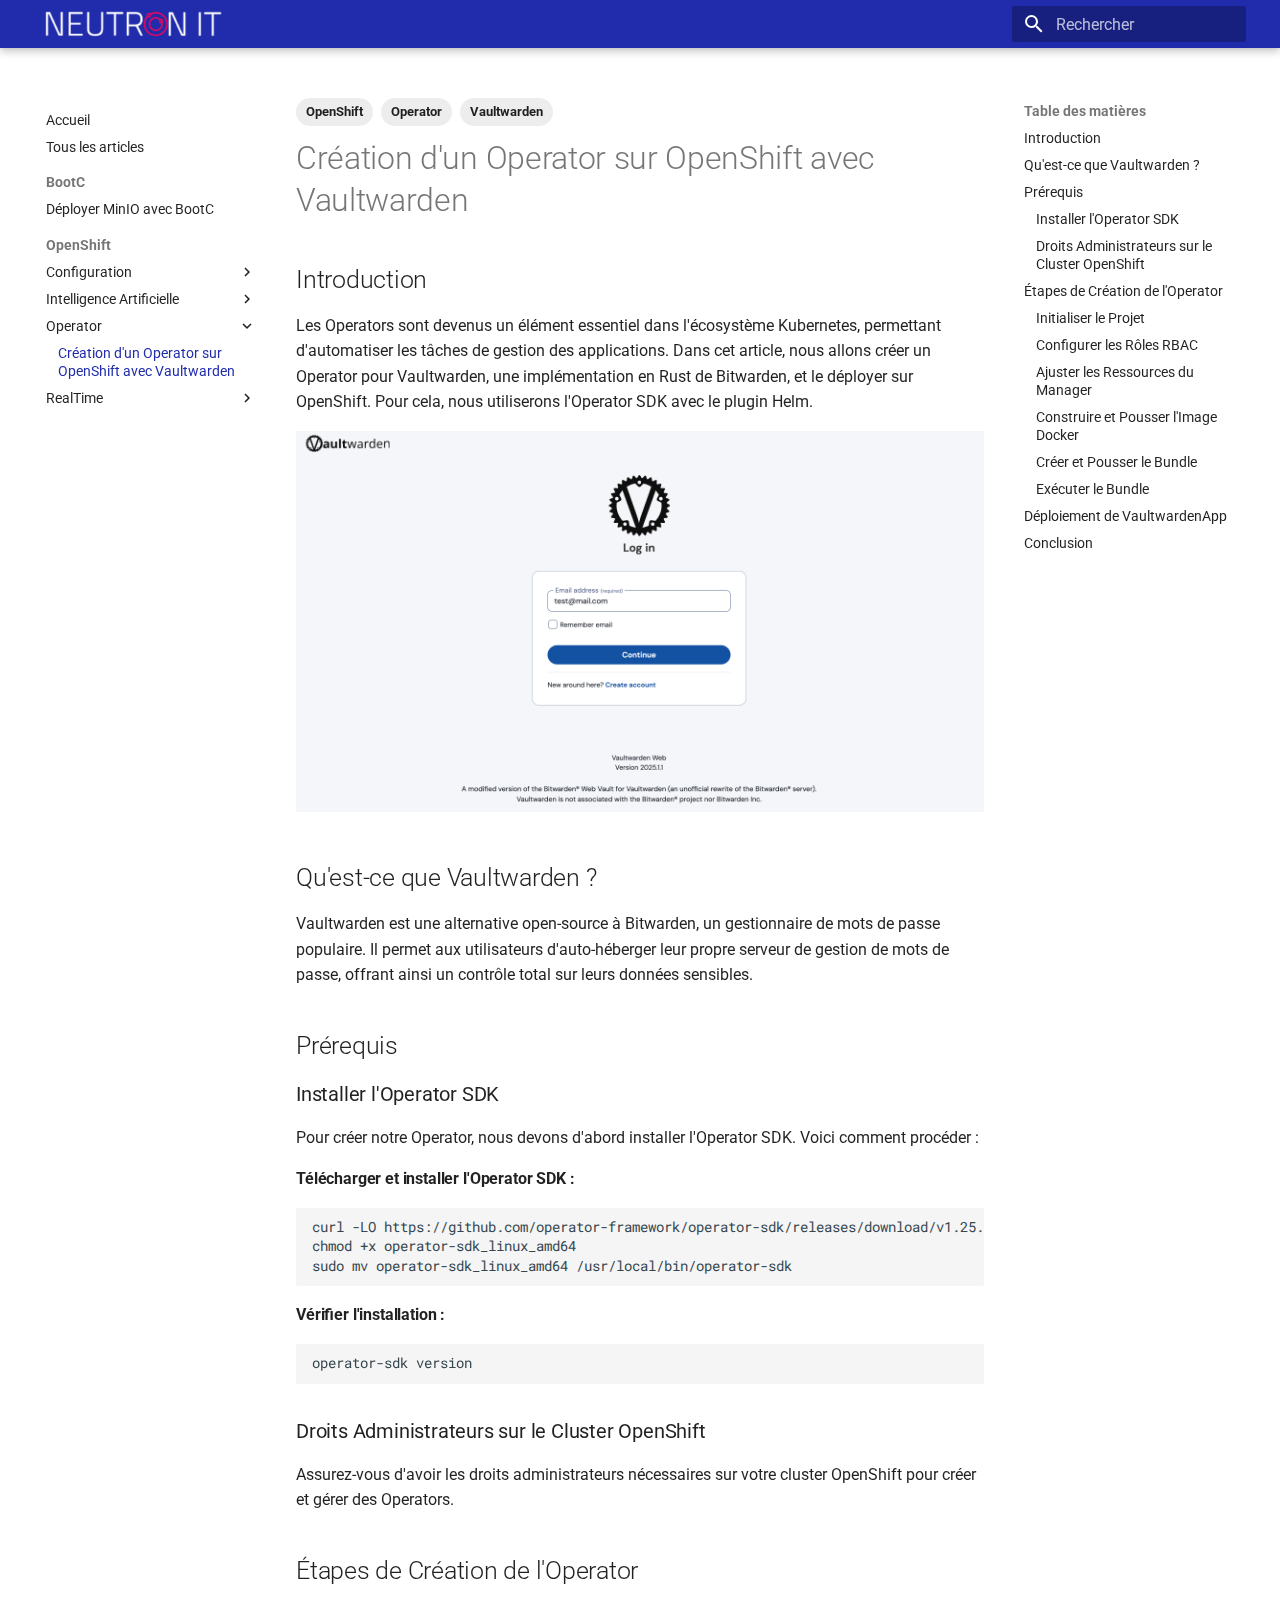
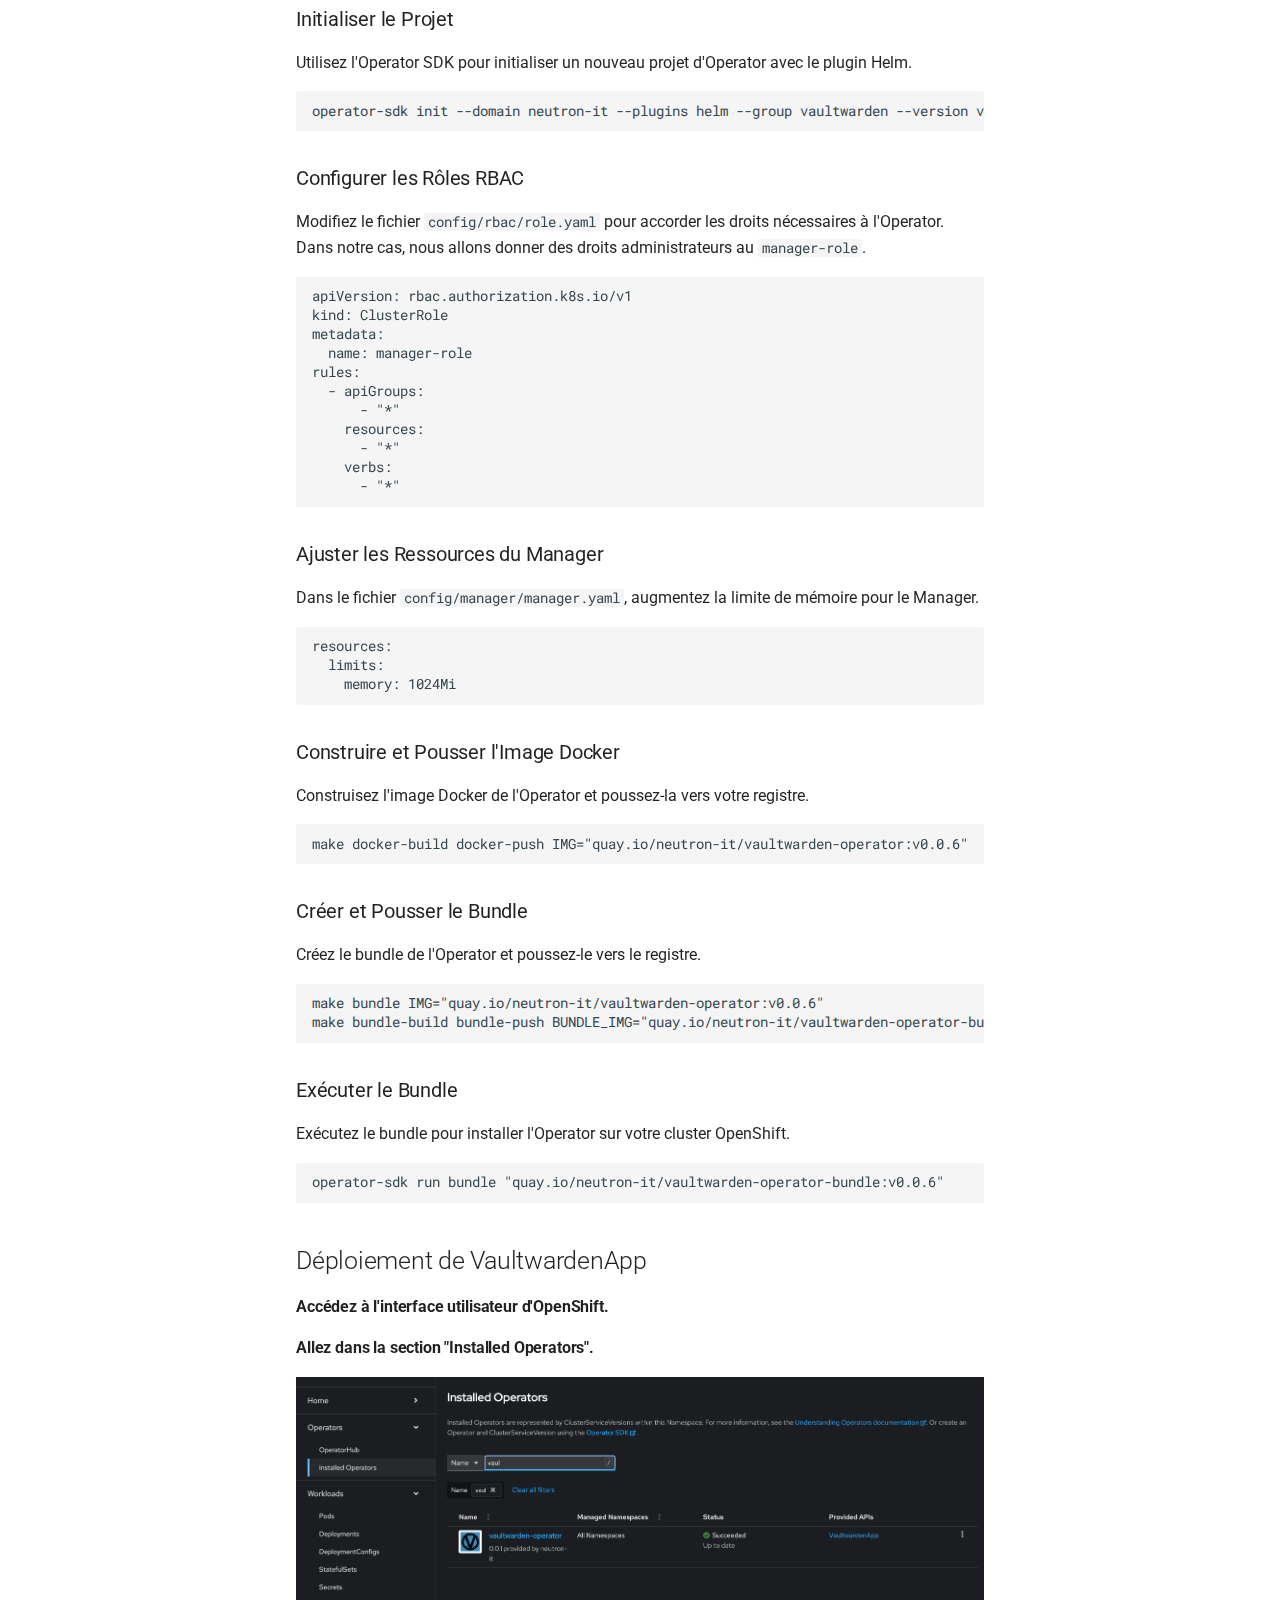
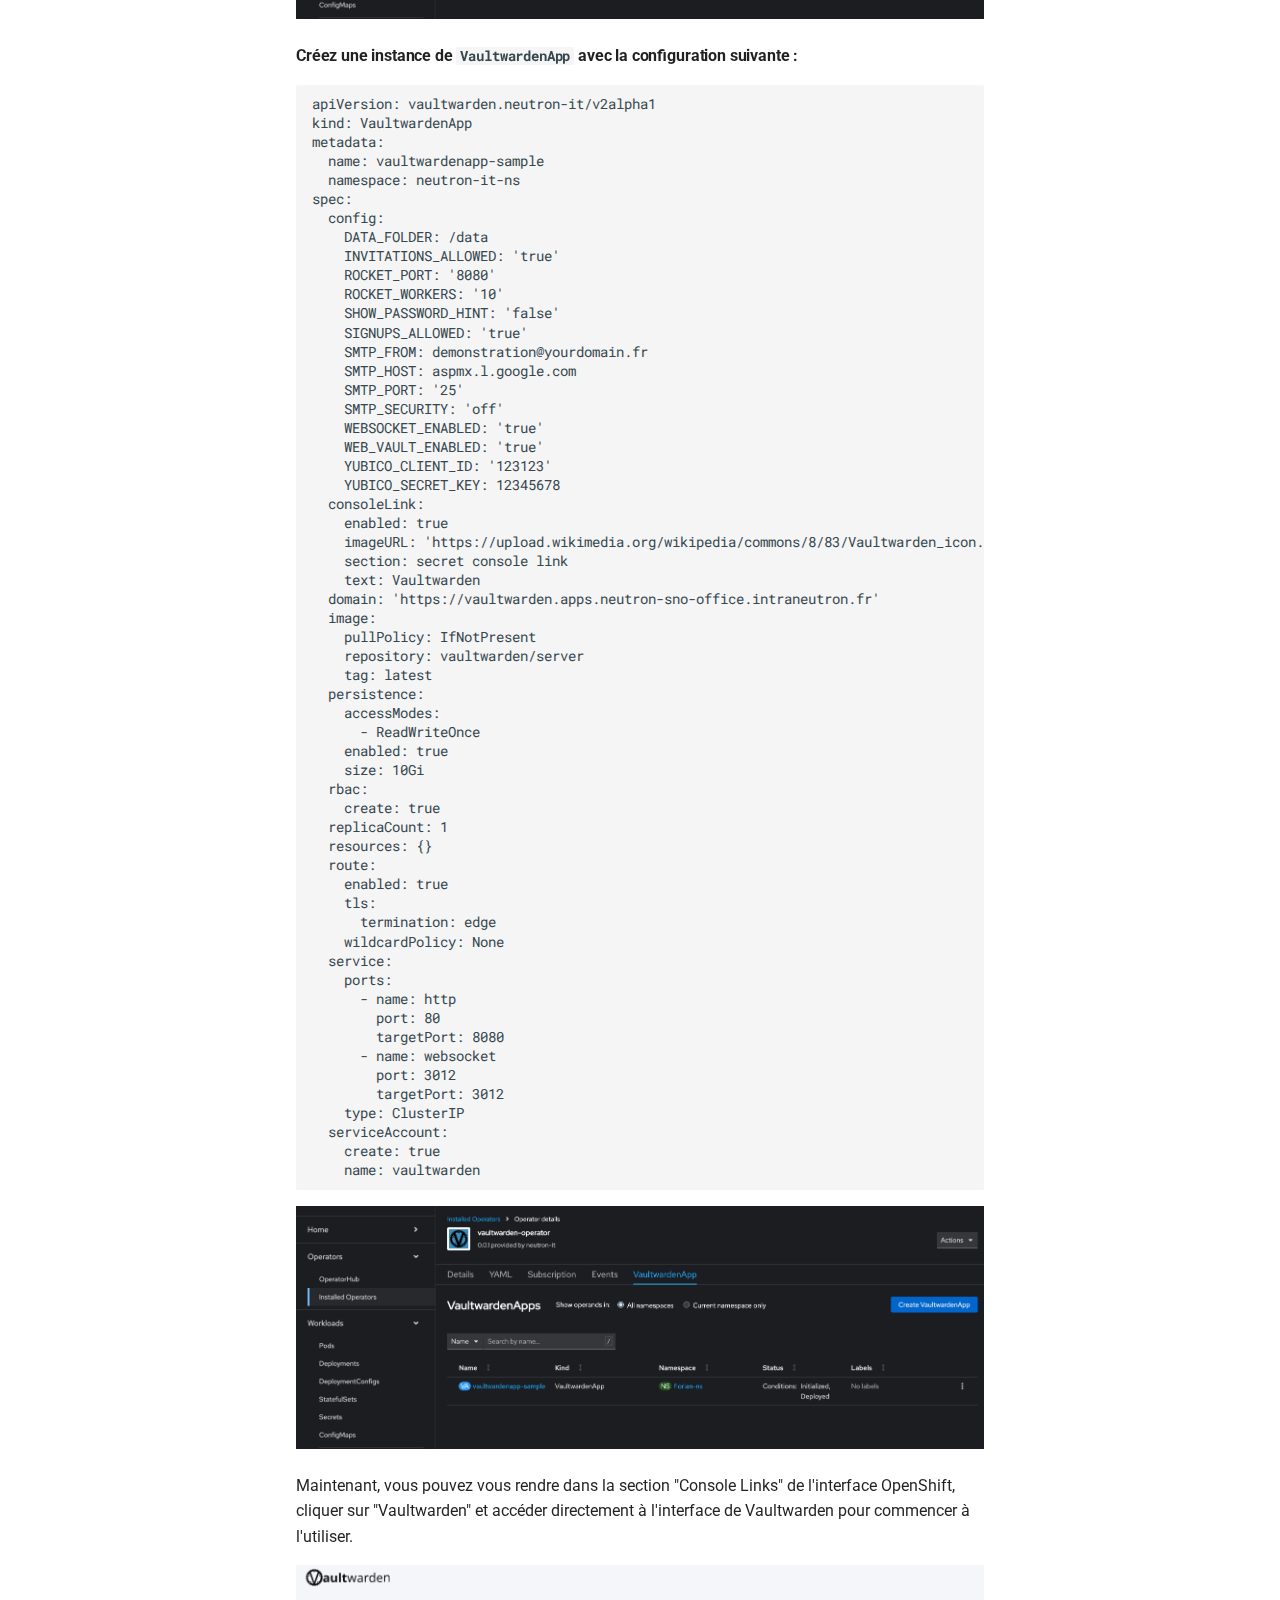
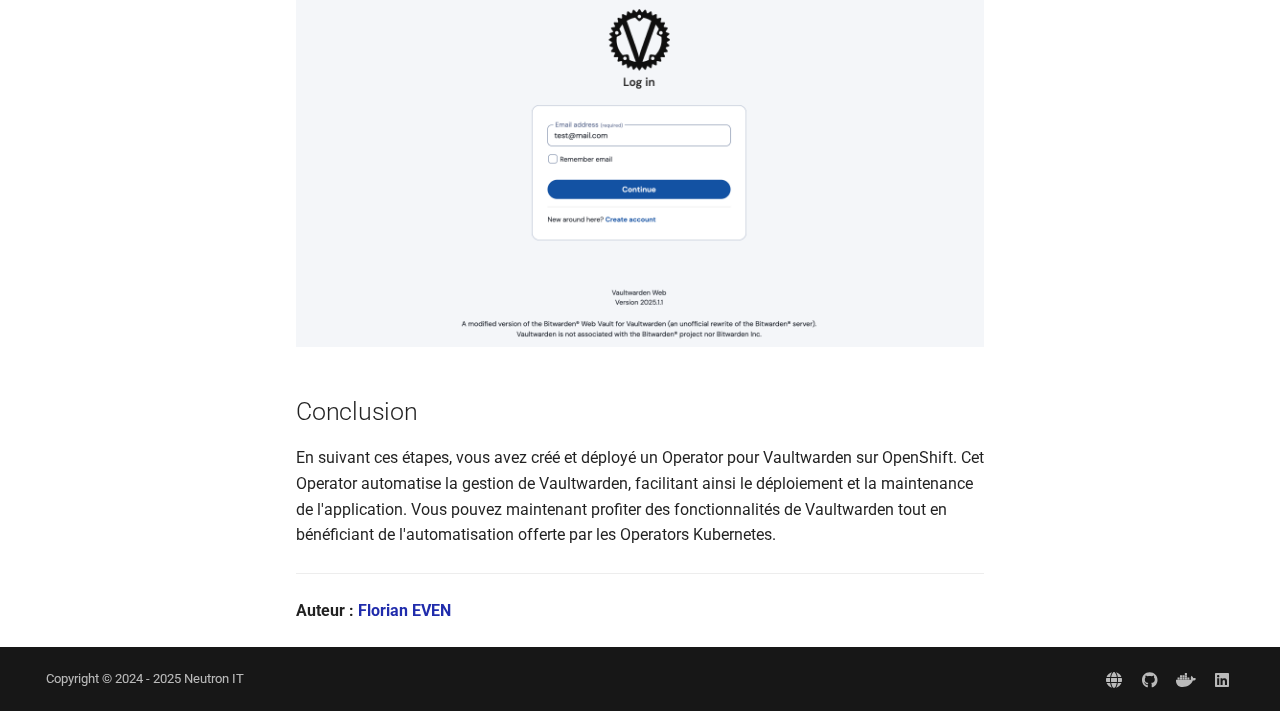
<file: OpenShift/Operator/Vaultwarden/index.html>
<!doctype html>
<html lang="fr" class="no-js">
  <head>
    
      <meta charset="utf-8">
      <meta name="viewport" content="width=device-width,initial-scale=1">
      
      
      
        <link rel="canonical" href="https://blog.neutron-it.fr/OpenShift/Operator/Vaultwarden/">
      
      
        <link rel="prev" href="../../Intelligence-Artificielle/SharedGPU/">
      
      
        <link rel="next" href="../../RealTime/RealTime/">
      
      
      <link rel="icon" href="../../../assets/favicon.png">
      <meta name="generator" content="mkdocs-1.6.1, mkdocs-material-9.6.9">
    
    
      
        <title>Création d'un Operator sur OpenShift avec Vaultwarden - </title>
      
    
    
      <link rel="stylesheet" href="../../../assets/stylesheets/main.4af4bdda.min.css">
      
        
        <link rel="stylesheet" href="../../../assets/stylesheets/palette.06af60db.min.css">
      
      


    
    
      
    
    
      
        
        
        <link rel="preconnect" href="https://fonts.gstatic.com" crossorigin>
        <link rel="stylesheet" href="https://fonts.googleapis.com/css?family=Roboto:300,300i,400,400i,700,700i%7CRoboto+Mono:400,400i,700,700i&display=fallback">
        <style>:root{--md-text-font:"Roboto";--md-code-font:"Roboto Mono"}</style>
      
    
    
      <link rel="stylesheet" href="../../../stylesheets/extra.css">
    
    <script>__md_scope=new URL("../../..",location),__md_hash=e=>[...e].reduce(((e,_)=>(e<<5)-e+_.charCodeAt(0)),0),__md_get=(e,_=localStorage,t=__md_scope)=>JSON.parse(_.getItem(t.pathname+"."+e)),__md_set=(e,_,t=localStorage,a=__md_scope)=>{try{t.setItem(a.pathname+"."+e,JSON.stringify(_))}catch(e){}}</script>
    
      

    
    
    
  </head>
  
  
    
    
    
    
    
    <body dir="ltr" data-md-color-scheme="neutron-it" data-md-color-primary="indigo" data-md-color-accent="indigo">
  
    
    <input class="md-toggle" data-md-toggle="drawer" type="checkbox" id="__drawer" autocomplete="off">
    <input class="md-toggle" data-md-toggle="search" type="checkbox" id="__search" autocomplete="off">
    <label class="md-overlay" for="__drawer"></label>
    <div data-md-component="skip">
      
        
        <a href="#introduction" class="md-skip">
          Aller au contenu
        </a>
      
    </div>
    <div data-md-component="announce">
      
    </div>
    
    
      

  

<header class="md-header md-header--shadow" data-md-component="header">
  <nav class="md-header__inner md-grid" aria-label="En-tête">
    <a href="../../.." title="" class="md-header__button md-logo" aria-label="" data-md-component="logo">
      
  <img src="../../../assets/logo.png" alt="logo">

    </a>
    <label class="md-header__button md-icon" for="__drawer">
      
      <svg xmlns="http://www.w3.org/2000/svg" viewBox="0 0 24 24"><path d="M3 6h18v2H3zm0 5h18v2H3zm0 5h18v2H3z"/></svg>
    </label>
    <div class="md-header__title" data-md-component="header-title">
      <div class="md-header__ellipsis">
        <div class="md-header__topic">
          <span class="md-ellipsis">
            
          </span>
        </div>
        <div class="md-header__topic" data-md-component="header-topic">
          <span class="md-ellipsis">
            
              Création d'un Operator sur OpenShift avec Vaultwarden
            
          </span>
        </div>
      </div>
    </div>
    
      
    
    
    
    
      <label class="md-header__button md-icon" for="__search">
        
        <svg xmlns="http://www.w3.org/2000/svg" viewBox="0 0 24 24"><path d="M9.5 3A6.5 6.5 0 0 1 16 9.5c0 1.61-.59 3.09-1.56 4.23l.27.27h.79l5 5-1.5 1.5-5-5v-.79l-.27-.27A6.52 6.52 0 0 1 9.5 16 6.5 6.5 0 0 1 3 9.5 6.5 6.5 0 0 1 9.5 3m0 2C7 5 5 7 5 9.5S7 14 9.5 14 14 12 14 9.5 12 5 9.5 5"/></svg>
      </label>
      <div class="md-search" data-md-component="search" role="dialog">
  <label class="md-search__overlay" for="__search"></label>
  <div class="md-search__inner" role="search">
    <form class="md-search__form" name="search">
      <input type="text" class="md-search__input" name="query" aria-label="Rechercher" placeholder="Rechercher" autocapitalize="off" autocorrect="off" autocomplete="off" spellcheck="false" data-md-component="search-query" required>
      <label class="md-search__icon md-icon" for="__search">
        
        <svg xmlns="http://www.w3.org/2000/svg" viewBox="0 0 24 24"><path d="M9.5 3A6.5 6.5 0 0 1 16 9.5c0 1.61-.59 3.09-1.56 4.23l.27.27h.79l5 5-1.5 1.5-5-5v-.79l-.27-.27A6.52 6.52 0 0 1 9.5 16 6.5 6.5 0 0 1 3 9.5 6.5 6.5 0 0 1 9.5 3m0 2C7 5 5 7 5 9.5S7 14 9.5 14 14 12 14 9.5 12 5 9.5 5"/></svg>
        
        <svg xmlns="http://www.w3.org/2000/svg" viewBox="0 0 24 24"><path d="M20 11v2H8l5.5 5.5-1.42 1.42L4.16 12l7.92-7.92L13.5 5.5 8 11z"/></svg>
      </label>
      <nav class="md-search__options" aria-label="Recherche">
        
          <a href="javascript:void(0)" class="md-search__icon md-icon" title="Partager" aria-label="Partager" data-clipboard data-clipboard-text="" data-md-component="search-share" tabindex="-1">
            
            <svg xmlns="http://www.w3.org/2000/svg" viewBox="0 0 24 24"><path d="M18 16.08c-.76 0-1.44.3-1.96.77L8.91 12.7c.05-.23.09-.46.09-.7s-.04-.47-.09-.7l7.05-4.11c.54.5 1.25.81 2.04.81a3 3 0 0 0 3-3 3 3 0 0 0-3-3 3 3 0 0 0-3 3c0 .24.04.47.09.7L8.04 9.81C7.5 9.31 6.79 9 6 9a3 3 0 0 0-3 3 3 3 0 0 0 3 3c.79 0 1.5-.31 2.04-.81l7.12 4.15c-.05.21-.08.43-.08.66 0 1.61 1.31 2.91 2.92 2.91s2.92-1.3 2.92-2.91A2.92 2.92 0 0 0 18 16.08"/></svg>
          </a>
        
        <button type="reset" class="md-search__icon md-icon" title="Effacer" aria-label="Effacer" tabindex="-1">
          
          <svg xmlns="http://www.w3.org/2000/svg" viewBox="0 0 24 24"><path d="M19 6.41 17.59 5 12 10.59 6.41 5 5 6.41 10.59 12 5 17.59 6.41 19 12 13.41 17.59 19 19 17.59 13.41 12z"/></svg>
        </button>
      </nav>
      
        <div class="md-search__suggest" data-md-component="search-suggest"></div>
      
    </form>
    <div class="md-search__output">
      <div class="md-search__scrollwrap" tabindex="0" data-md-scrollfix>
        <div class="md-search-result" data-md-component="search-result">
          <div class="md-search-result__meta">
            Initialisation de la recherche
          </div>
          <ol class="md-search-result__list" role="presentation"></ol>
        </div>
      </div>
    </div>
  </div>
</div>
    
    
  </nav>
  
</header>
    
    <div class="md-container" data-md-component="container">
      
      
        
          
        
      
      <main class="md-main" data-md-component="main">
        <div class="md-main__inner md-grid">
          
            
              
              <div class="md-sidebar md-sidebar--primary" data-md-component="sidebar" data-md-type="navigation" >
                <div class="md-sidebar__scrollwrap">
                  <div class="md-sidebar__inner">
                    



<nav class="md-nav md-nav--primary" aria-label="Navigation" data-md-level="0">
  <label class="md-nav__title" for="__drawer">
    <a href="../../.." title="" class="md-nav__button md-logo" aria-label="" data-md-component="logo">
      
  <img src="../../../assets/logo.png" alt="logo">

    </a>
    
  </label>
  
  <ul class="md-nav__list" data-md-scrollfix>
    
      
      
  
  
  
  
    <li class="md-nav__item">
      <a href="../../.." class="md-nav__link">
        
  
  <span class="md-ellipsis">
    Accueil
    
  </span>
  

      </a>
    </li>
  

    
      
      
  
  
  
  
    <li class="md-nav__item">
      <a href="../../../tags/" class="md-nav__link">
        
  
  <span class="md-ellipsis">
    Tous les articles
    
  </span>
  

      </a>
    </li>
  

    
      
      
  
  
  
  
    
    
      
        
      
    
    
      
        
        
      
    
    
    <li class="md-nav__item md-nav__item--section md-nav__item--nested">
      
        
        
        <input class="md-nav__toggle md-toggle " type="checkbox" id="__nav_3" >
        
          
          <label class="md-nav__link" for="__nav_3" id="__nav_3_label" tabindex="">
            
  
  <span class="md-ellipsis">
    BootC
    
  </span>
  

            <span class="md-nav__icon md-icon"></span>
          </label>
        
        <nav class="md-nav" data-md-level="1" aria-labelledby="__nav_3_label" aria-expanded="false">
          <label class="md-nav__title" for="__nav_3">
            <span class="md-nav__icon md-icon"></span>
            BootC
          </label>
          <ul class="md-nav__list" data-md-scrollfix>
            
              
                
  
  
  
  
    <li class="md-nav__item">
      <a href="../../../BootC/MinIO/" class="md-nav__link">
        
  
  <span class="md-ellipsis">
    Déployer MinIO avec BootC
    
  </span>
  

      </a>
    </li>
  

              
            
          </ul>
        </nav>
      
    </li>
  

    
      
      
  
  
    
  
  
  
    
    
      
        
      
        
      
        
      
        
      
    
    
      
        
        
      
    
    
    <li class="md-nav__item md-nav__item--active md-nav__item--section md-nav__item--nested">
      
        
        
        <input class="md-nav__toggle md-toggle " type="checkbox" id="__nav_4" checked>
        
          
          <label class="md-nav__link" for="__nav_4" id="__nav_4_label" tabindex="">
            
  
  <span class="md-ellipsis">
    OpenShift
    
  </span>
  

            <span class="md-nav__icon md-icon"></span>
          </label>
        
        <nav class="md-nav" data-md-level="1" aria-labelledby="__nav_4_label" aria-expanded="true">
          <label class="md-nav__title" for="__nav_4">
            <span class="md-nav__icon md-icon"></span>
            OpenShift
          </label>
          <ul class="md-nav__list" data-md-scrollfix>
            
              
                
  
  
  
  
    
    
      
        
      
    
    
      
    
    
    <li class="md-nav__item md-nav__item--nested">
      
        
        
        <input class="md-nav__toggle md-toggle " type="checkbox" id="__nav_4_1" >
        
          
          <label class="md-nav__link" for="__nav_4_1" id="__nav_4_1_label" tabindex="0">
            
  
  <span class="md-ellipsis">
    Configuration
    
  </span>
  

            <span class="md-nav__icon md-icon"></span>
          </label>
        
        <nav class="md-nav" data-md-level="2" aria-labelledby="__nav_4_1_label" aria-expanded="false">
          <label class="md-nav__title" for="__nav_4_1">
            <span class="md-nav__icon md-icon"></span>
            Configuration
          </label>
          <ul class="md-nav__list" data-md-scrollfix>
            
              
                
  
  
  
  
    <li class="md-nav__item">
      <a href="../../Configuration/openshift-image-registry/" class="md-nav__link">
        
  
  <span class="md-ellipsis">
    Comment exposer la registry interne OpenShift ?
    
  </span>
  

      </a>
    </li>
  

              
            
          </ul>
        </nav>
      
    </li>
  

              
            
              
                
  
  
  
  
    
    
      
        
      
        
      
    
    
      
    
    
    <li class="md-nav__item md-nav__item--nested">
      
        
        
        <input class="md-nav__toggle md-toggle " type="checkbox" id="__nav_4_2" >
        
          
          <label class="md-nav__link" for="__nav_4_2" id="__nav_4_2_label" tabindex="0">
            
  
  <span class="md-ellipsis">
    Intelligence Artificielle
    
  </span>
  

            <span class="md-nav__icon md-icon"></span>
          </label>
        
        <nav class="md-nav" data-md-level="2" aria-labelledby="__nav_4_2_label" aria-expanded="false">
          <label class="md-nav__title" for="__nav_4_2">
            <span class="md-nav__icon md-icon"></span>
            Intelligence Artificielle
          </label>
          <ul class="md-nav__list" data-md-scrollfix>
            
              
                
  
  
  
  
    <li class="md-nav__item">
      <a href="../../Intelligence-Artificielle/DeepSeek/" class="md-nav__link">
        
  
  <span class="md-ellipsis">
    Déploiement de DeepSeek sur OpenShift
    
  </span>
  

      </a>
    </li>
  

              
            
              
                
  
  
  
  
    <li class="md-nav__item">
      <a href="../../Intelligence-Artificielle/SharedGPU/" class="md-nav__link">
        
  
  <span class="md-ellipsis">
    Configuration de GPU sur OpenShift
    
  </span>
  

      </a>
    </li>
  

              
            
          </ul>
        </nav>
      
    </li>
  

              
            
              
                
  
  
    
  
  
  
    
    
      
        
      
    
    
      
    
    
    <li class="md-nav__item md-nav__item--active md-nav__item--nested">
      
        
        
        <input class="md-nav__toggle md-toggle " type="checkbox" id="__nav_4_3" checked>
        
          
          <label class="md-nav__link" for="__nav_4_3" id="__nav_4_3_label" tabindex="0">
            
  
  <span class="md-ellipsis">
    Operator
    
  </span>
  

            <span class="md-nav__icon md-icon"></span>
          </label>
        
        <nav class="md-nav" data-md-level="2" aria-labelledby="__nav_4_3_label" aria-expanded="true">
          <label class="md-nav__title" for="__nav_4_3">
            <span class="md-nav__icon md-icon"></span>
            Operator
          </label>
          <ul class="md-nav__list" data-md-scrollfix>
            
              
                
  
  
    
  
  
  
    <li class="md-nav__item md-nav__item--active">
      
      <input class="md-nav__toggle md-toggle" type="checkbox" id="__toc">
      
      
      
        <label class="md-nav__link md-nav__link--active" for="__toc">
          
  
  <span class="md-ellipsis">
    Création d'un Operator sur OpenShift avec Vaultwarden
    
  </span>
  

          <span class="md-nav__icon md-icon"></span>
        </label>
      
      <a href="./" class="md-nav__link md-nav__link--active">
        
  
  <span class="md-ellipsis">
    Création d'un Operator sur OpenShift avec Vaultwarden
    
  </span>
  

      </a>
      
        

<nav class="md-nav md-nav--secondary" aria-label="Table des matières">
  
  
  
  
    <label class="md-nav__title" for="__toc">
      <span class="md-nav__icon md-icon"></span>
      Table des matières
    </label>
    <ul class="md-nav__list" data-md-component="toc" data-md-scrollfix>
      
        <li class="md-nav__item">
  <a href="#introduction" class="md-nav__link">
    <span class="md-ellipsis">
      Introduction
    </span>
  </a>
  
</li>
      
        <li class="md-nav__item">
  <a href="#quest-ce-que-vaultwarden" class="md-nav__link">
    <span class="md-ellipsis">
      Qu'est-ce que Vaultwarden ?
    </span>
  </a>
  
</li>
      
        <li class="md-nav__item">
  <a href="#prerequis" class="md-nav__link">
    <span class="md-ellipsis">
      Prérequis
    </span>
  </a>
  
    <nav class="md-nav" aria-label="Prérequis">
      <ul class="md-nav__list">
        
          <li class="md-nav__item">
  <a href="#installer-loperator-sdk" class="md-nav__link">
    <span class="md-ellipsis">
      Installer l'Operator SDK
    </span>
  </a>
  
</li>
        
          <li class="md-nav__item">
  <a href="#droits-administrateurs-sur-le-cluster-openshift" class="md-nav__link">
    <span class="md-ellipsis">
      Droits Administrateurs sur le Cluster OpenShift
    </span>
  </a>
  
</li>
        
      </ul>
    </nav>
  
</li>
      
        <li class="md-nav__item">
  <a href="#etapes-de-creation-de-loperator" class="md-nav__link">
    <span class="md-ellipsis">
      Étapes de Création de l'Operator
    </span>
  </a>
  
    <nav class="md-nav" aria-label="Étapes de Création de l&#39;Operator">
      <ul class="md-nav__list">
        
          <li class="md-nav__item">
  <a href="#initialiser-le-projet" class="md-nav__link">
    <span class="md-ellipsis">
      Initialiser le Projet
    </span>
  </a>
  
</li>
        
          <li class="md-nav__item">
  <a href="#configurer-les-roles-rbac" class="md-nav__link">
    <span class="md-ellipsis">
      Configurer les Rôles RBAC
    </span>
  </a>
  
</li>
        
          <li class="md-nav__item">
  <a href="#ajuster-les-ressources-du-manager" class="md-nav__link">
    <span class="md-ellipsis">
      Ajuster les Ressources du Manager
    </span>
  </a>
  
</li>
        
          <li class="md-nav__item">
  <a href="#construire-et-pousser-limage-docker" class="md-nav__link">
    <span class="md-ellipsis">
      Construire et Pousser l'Image Docker
    </span>
  </a>
  
</li>
        
          <li class="md-nav__item">
  <a href="#creer-et-pousser-le-bundle" class="md-nav__link">
    <span class="md-ellipsis">
      Créer et Pousser le Bundle
    </span>
  </a>
  
</li>
        
          <li class="md-nav__item">
  <a href="#executer-le-bundle" class="md-nav__link">
    <span class="md-ellipsis">
      Exécuter le Bundle
    </span>
  </a>
  
</li>
        
      </ul>
    </nav>
  
</li>
      
        <li class="md-nav__item">
  <a href="#deploiement-de-vaultwardenapp" class="md-nav__link">
    <span class="md-ellipsis">
      Déploiement de VaultwardenApp
    </span>
  </a>
  
</li>
      
        <li class="md-nav__item">
  <a href="#conclusion" class="md-nav__link">
    <span class="md-ellipsis">
      Conclusion
    </span>
  </a>
  
</li>
      
    </ul>
  
</nav>
      
    </li>
  

              
            
          </ul>
        </nav>
      
    </li>
  

              
            
              
                
  
  
  
  
    
    
      
        
      
    
    
      
    
    
    <li class="md-nav__item md-nav__item--nested">
      
        
        
        <input class="md-nav__toggle md-toggle " type="checkbox" id="__nav_4_4" >
        
          
          <label class="md-nav__link" for="__nav_4_4" id="__nav_4_4_label" tabindex="0">
            
  
  <span class="md-ellipsis">
    RealTime
    
  </span>
  

            <span class="md-nav__icon md-icon"></span>
          </label>
        
        <nav class="md-nav" data-md-level="2" aria-labelledby="__nav_4_4_label" aria-expanded="false">
          <label class="md-nav__title" for="__nav_4_4">
            <span class="md-nav__icon md-icon"></span>
            RealTime
          </label>
          <ul class="md-nav__list" data-md-scrollfix>
            
              
                
  
  
  
  
    <li class="md-nav__item">
      <a href="../../RealTime/RealTime/" class="md-nav__link">
        
  
  <span class="md-ellipsis">
    Utiliser les capacités temps réel d'OpenShift
    
  </span>
  

      </a>
    </li>
  

              
            
          </ul>
        </nav>
      
    </li>
  

              
            
          </ul>
        </nav>
      
    </li>
  

    
  </ul>
</nav>
                  </div>
                </div>
              </div>
            
            
              
              <div class="md-sidebar md-sidebar--secondary" data-md-component="sidebar" data-md-type="toc" >
                <div class="md-sidebar__scrollwrap">
                  <div class="md-sidebar__inner">
                    

<nav class="md-nav md-nav--secondary" aria-label="Table des matières">
  
  
  
  
    <label class="md-nav__title" for="__toc">
      <span class="md-nav__icon md-icon"></span>
      Table des matières
    </label>
    <ul class="md-nav__list" data-md-component="toc" data-md-scrollfix>
      
        <li class="md-nav__item">
  <a href="#introduction" class="md-nav__link">
    <span class="md-ellipsis">
      Introduction
    </span>
  </a>
  
</li>
      
        <li class="md-nav__item">
  <a href="#quest-ce-que-vaultwarden" class="md-nav__link">
    <span class="md-ellipsis">
      Qu'est-ce que Vaultwarden ?
    </span>
  </a>
  
</li>
      
        <li class="md-nav__item">
  <a href="#prerequis" class="md-nav__link">
    <span class="md-ellipsis">
      Prérequis
    </span>
  </a>
  
    <nav class="md-nav" aria-label="Prérequis">
      <ul class="md-nav__list">
        
          <li class="md-nav__item">
  <a href="#installer-loperator-sdk" class="md-nav__link">
    <span class="md-ellipsis">
      Installer l'Operator SDK
    </span>
  </a>
  
</li>
        
          <li class="md-nav__item">
  <a href="#droits-administrateurs-sur-le-cluster-openshift" class="md-nav__link">
    <span class="md-ellipsis">
      Droits Administrateurs sur le Cluster OpenShift
    </span>
  </a>
  
</li>
        
      </ul>
    </nav>
  
</li>
      
        <li class="md-nav__item">
  <a href="#etapes-de-creation-de-loperator" class="md-nav__link">
    <span class="md-ellipsis">
      Étapes de Création de l'Operator
    </span>
  </a>
  
    <nav class="md-nav" aria-label="Étapes de Création de l&#39;Operator">
      <ul class="md-nav__list">
        
          <li class="md-nav__item">
  <a href="#initialiser-le-projet" class="md-nav__link">
    <span class="md-ellipsis">
      Initialiser le Projet
    </span>
  </a>
  
</li>
        
          <li class="md-nav__item">
  <a href="#configurer-les-roles-rbac" class="md-nav__link">
    <span class="md-ellipsis">
      Configurer les Rôles RBAC
    </span>
  </a>
  
</li>
        
          <li class="md-nav__item">
  <a href="#ajuster-les-ressources-du-manager" class="md-nav__link">
    <span class="md-ellipsis">
      Ajuster les Ressources du Manager
    </span>
  </a>
  
</li>
        
          <li class="md-nav__item">
  <a href="#construire-et-pousser-limage-docker" class="md-nav__link">
    <span class="md-ellipsis">
      Construire et Pousser l'Image Docker
    </span>
  </a>
  
</li>
        
          <li class="md-nav__item">
  <a href="#creer-et-pousser-le-bundle" class="md-nav__link">
    <span class="md-ellipsis">
      Créer et Pousser le Bundle
    </span>
  </a>
  
</li>
        
          <li class="md-nav__item">
  <a href="#executer-le-bundle" class="md-nav__link">
    <span class="md-ellipsis">
      Exécuter le Bundle
    </span>
  </a>
  
</li>
        
      </ul>
    </nav>
  
</li>
      
        <li class="md-nav__item">
  <a href="#deploiement-de-vaultwardenapp" class="md-nav__link">
    <span class="md-ellipsis">
      Déploiement de VaultwardenApp
    </span>
  </a>
  
</li>
      
        <li class="md-nav__item">
  <a href="#conclusion" class="md-nav__link">
    <span class="md-ellipsis">
      Conclusion
    </span>
  </a>
  
</li>
      
    </ul>
  
</nav>
                  </div>
                </div>
              </div>
            
          
          
            <div class="md-content" data-md-component="content">
              <article class="md-content__inner md-typeset">
                
                  

  <nav class="md-tags" >
    
      
      
      
        <a href="../../../tags/#tag:openshift" class="md-tag">OpenShift</a>
      
    
      
      
      
        <a href="../../../tags/#tag:operator" class="md-tag">Operator</a>
      
    
      
      
      
        <a href="../../../tags/#tag:vaultwarden" class="md-tag">Vaultwarden</a>
      
    
  </nav>



<h1 id="creation-dun-operator-sur-openshift-avec-vaultwarden">Création d'un Operator sur OpenShift avec Vaultwarden</h1>
<h2 id="introduction">Introduction</h2>
<p>Les Operators sont devenus un élément essentiel dans l'écosystème Kubernetes, permettant d'automatiser les tâches de gestion des applications. Dans cet article, nous allons créer un Operator pour Vaultwarden, une implémentation en Rust de Bitwarden, et le déployer sur OpenShift. Pour cela, nous utiliserons l'Operator SDK avec le plugin Helm.</p>
<p><img alt="Vaultwarden" src="../img/vaultwarden-dashboard-ui.png" /></p>
<h2 id="quest-ce-que-vaultwarden">Qu'est-ce que Vaultwarden ?</h2>
<p>Vaultwarden est une alternative open-source à Bitwarden, un gestionnaire de mots de passe populaire. Il permet aux utilisateurs d'auto-héberger leur propre serveur de gestion de mots de passe, offrant ainsi un contrôle total sur leurs données sensibles.</p>
<h2 id="prerequis">Prérequis</h2>
<h3 id="installer-loperator-sdk">Installer l'Operator SDK</h3>
<p>Pour créer notre Operator, nous devons d'abord installer l'Operator SDK. Voici comment procéder :</p>
<h4 id="telecharger-et-installer-loperator-sdk">Télécharger et installer l'Operator SDK :</h4>
<pre><code class="language-bash">curl -LO https://github.com/operator-framework/operator-sdk/releases/download/v1.25.0/operator-sdk_linux_amd64
chmod +x operator-sdk_linux_amd64
sudo mv operator-sdk_linux_amd64 /usr/local/bin/operator-sdk
</code></pre>
<h4 id="verifier-linstallation">Vérifier l'installation :</h4>
<pre><code class="language-bash">operator-sdk version
</code></pre>
<h3 id="droits-administrateurs-sur-le-cluster-openshift">Droits Administrateurs sur le Cluster OpenShift</h3>
<p>Assurez-vous d'avoir les droits administrateurs nécessaires sur votre cluster OpenShift pour créer et gérer des Operators.</p>
<h2 id="etapes-de-creation-de-loperator">Étapes de Création de l'Operator</h2>
<h3 id="initialiser-le-projet">Initialiser le Projet</h3>
<p>Utilisez l'Operator SDK pour initialiser un nouveau projet d'Operator avec le plugin Helm.</p>
<pre><code class="language-bash">operator-sdk init --domain neutron-it --plugins helm --group vaultwarden --version v2alpha1 --kind VaultwardenApp --helm-chart=../vaultwarden-helm
</code></pre>
<h3 id="configurer-les-roles-rbac">Configurer les Rôles RBAC</h3>
<p>Modifiez le fichier <code>config/rbac/role.yaml</code> pour accorder les droits nécessaires à l'Operator. Dans notre cas, nous allons donner des droits administrateurs au <code>manager-role</code>.</p>
<pre><code class="language-yaml">apiVersion: rbac.authorization.k8s.io/v1
kind: ClusterRole
metadata:
  name: manager-role
rules:
  - apiGroups:
      - &quot;*&quot;
    resources:
      - &quot;*&quot;
    verbs:
      - &quot;*&quot;
</code></pre>
<h3 id="ajuster-les-ressources-du-manager">Ajuster les Ressources du Manager</h3>
<p>Dans le fichier <code>config/manager/manager.yaml</code>, augmentez la limite de mémoire pour le Manager.</p>
<pre><code class="language-yaml">resources:
  limits:
    memory: 1024Mi
</code></pre>
<h3 id="construire-et-pousser-limage-docker">Construire et Pousser l'Image Docker</h3>
<p>Construisez l'image Docker de l'Operator et poussez-la vers votre registre.</p>
<pre><code class="language-bash">make docker-build docker-push IMG=&quot;quay.io/neutron-it/vaultwarden-operator:v0.0.6&quot;
</code></pre>
<h3 id="creer-et-pousser-le-bundle">Créer et Pousser le Bundle</h3>
<p>Créez le bundle de l'Operator et poussez-le vers le registre.</p>
<pre><code class="language-bash">make bundle IMG=&quot;quay.io/neutron-it/vaultwarden-operator:v0.0.6&quot;
make bundle-build bundle-push BUNDLE_IMG=&quot;quay.io/neutron-it/vaultwarden-operator-bundle:v0.0.6&quot; IMG=&quot;quay.io/neutron-it/vaultwarden-operator:v0.0.6&quot;
</code></pre>
<h3 id="executer-le-bundle">Exécuter le Bundle</h3>
<p>Exécutez le bundle pour installer l'Operator sur votre cluster OpenShift.</p>
<pre><code class="language-bash">operator-sdk run bundle &quot;quay.io/neutron-it/vaultwarden-operator-bundle:v0.0.6&quot;
</code></pre>
<h2 id="deploiement-de-vaultwardenapp">Déploiement de VaultwardenApp</h2>
<h4 id="accedez-a-linterface-utilisateur-dopenshift">Accédez à l'interface utilisateur d'OpenShift.</h4>
<h4 id="allez-dans-la-section-installed-operators">Allez dans la section "Installed Operators".</h4>
<p><img alt="Vaultwarden-ui" src="../img/vaultwarden-ui.png" /></p>
<h4 id="creez-une-instance-de-vaultwardenapp-avec-la-configuration-suivante">Créez une instance de <code>VaultwardenApp</code> avec la configuration suivante :</h4>
<pre><code class="language-yaml">apiVersion: vaultwarden.neutron-it/v2alpha1
kind: VaultwardenApp
metadata:
  name: vaultwardenapp-sample
  namespace: neutron-it-ns
spec:
  config:
    DATA_FOLDER: /data
    INVITATIONS_ALLOWED: 'true'
    ROCKET_PORT: '8080'
    ROCKET_WORKERS: '10'
    SHOW_PASSWORD_HINT: 'false'
    SIGNUPS_ALLOWED: 'true'
    SMTP_FROM: demonstration@yourdomain.fr
    SMTP_HOST: aspmx.l.google.com
    SMTP_PORT: '25'
    SMTP_SECURITY: 'off'
    WEBSOCKET_ENABLED: 'true'
    WEB_VAULT_ENABLED: 'true'
    YUBICO_CLIENT_ID: '123123'
    YUBICO_SECRET_KEY: 12345678
  consoleLink:
    enabled: true
    imageURL: 'https://upload.wikimedia.org/wikipedia/commons/8/83/Vaultwarden_icon.svg'
    section: secret console link
    text: Vaultwarden
  domain: 'https://vaultwarden.apps.neutron-sno-office.intraneutron.fr'
  image:
    pullPolicy: IfNotPresent
    repository: vaultwarden/server
    tag: latest
  persistence:
    accessModes:
      - ReadWriteOnce
    enabled: true
    size: 10Gi
  rbac:
    create: true
  replicaCount: 1
  resources: {}
  route:
    enabled: true
    tls:
      termination: edge
    wildcardPolicy: None
  service:
    ports:
      - name: http
        port: 80
        targetPort: 8080
      - name: websocket
        port: 3012
        targetPort: 3012
    type: ClusterIP
  serviceAccount:
    create: true
    name: vaultwarden
</code></pre>
<p><img alt="Vaultwarden-instance" src="../img/vaultwarden-instance.png" /></p>
<p>Maintenant, vous pouvez vous rendre dans la section "Console Links" de l'interface OpenShift, cliquer sur "Vaultwarden" et accéder directement à l'interface de Vaultwarden pour commencer à l'utiliser.</p>
<p><img alt="vaultwarden-dashboard-ui" src="../img/vaultwarden-dashboard-ui.png" /></p>
<h2 id="conclusion">Conclusion</h2>
<p>En suivant ces étapes, vous avez créé et déployé un Operator pour Vaultwarden sur OpenShift. Cet Operator automatise la gestion de Vaultwarden, facilitant ainsi le déploiement et la maintenance de l'application. Vous pouvez maintenant profiter des fonctionnalités de Vaultwarden tout en bénéficiant de l'automatisation offerte par les Operators Kubernetes.</p>
<hr />
<p><strong>Auteur : <a href="https://www.linkedin.com/in/florian-even/">Florian EVEN</a></strong></p>







  
  






                
              </article>
            </div>
          
          
<script>var target=document.getElementById(location.hash.slice(1));target&&target.name&&(target.checked=target.name.startsWith("__tabbed_"))</script>
        </div>
        
          <button type="button" class="md-top md-icon" data-md-component="top" hidden>
  
  <svg xmlns="http://www.w3.org/2000/svg" viewBox="0 0 24 24"><path d="M13 20h-2V8l-5.5 5.5-1.42-1.42L12 4.16l7.92 7.92-1.42 1.42L13 8z"/></svg>
  Retour en haut de la page
</button>
        
      </main>
      
        <footer class="md-footer">
  
  <div class="md-footer-meta md-typeset">
    <div class="md-footer-meta__inner md-grid">
      <div class="md-copyright">
  
    <div class="md-copyright__highlight">
      Copyright &copy; 2024 - 2025 Neutron IT
    </div>
  
  
</div>
      
        <div class="md-social">
  
    
    
    
    
      
      
    
    <a href="https://neutron-it.fr" target="_blank" rel="noopener" title="neutron-it.fr" class="md-social__link">
      <svg xmlns="http://www.w3.org/2000/svg" viewBox="0 0 512 512"><!--! Font Awesome Free 6.7.2 by @fontawesome - https://fontawesome.com License - https://fontawesome.com/license/free (Icons: CC BY 4.0, Fonts: SIL OFL 1.1, Code: MIT License) Copyright 2024 Fonticons, Inc.--><path d="M352 256c0 22.2-1.2 43.6-3.3 64H163.4c-2.2-20.4-3.3-41.8-3.3-64s1.2-43.6 3.3-64h185.3c2.2 20.4 3.3 41.8 3.3 64m28.8-64h123.1c5.3 20.5 8.1 41.9 8.1 64s-2.8 43.5-8.1 64H380.8c2.1-20.6 3.2-42 3.2-64s-1.1-43.4-3.2-64m112.6-32H376.7c-10-63.9-29.8-117.4-55.3-151.6 78.3 20.7 142 77.5 171.9 151.6zm-149.1 0H167.7c6.1-36.4 15.5-68.6 27-94.7 10.5-23.6 22.2-40.7 33.5-51.5C239.4 3.2 248.7 0 256 0s16.6 3.2 27.8 13.8c11.3 10.8 23 27.9 33.5 51.5 11.6 26 20.9 58.2 27 94.7m-209 0H18.6c30-74.1 93.6-130.9 172-151.6-25.5 34.2-45.3 87.7-55.3 151.6M8.1 192h123.1c-2.1 20.6-3.2 42-3.2 64s1.1 43.4 3.2 64H8.1C2.8 299.5 0 278.1 0 256s2.8-43.5 8.1-64m186.6 254.6c-11.6-26-20.9-58.2-27-94.6h176.6c-6.1 36.4-15.5 68.6-27 94.6-10.5 23.6-22.2 40.7-33.5 51.5-11.2 10.7-20.5 13.9-27.8 13.9s-16.6-3.2-27.8-13.8c-11.3-10.8-23-27.9-33.5-51.5zM135.3 352c10 63.9 29.8 117.4 55.3 151.6-78.4-20.7-142-77.5-172-151.6zm358.1 0c-30 74.1-93.6 130.9-171.9 151.6 25.5-34.2 45.2-87.7 55.3-151.6h116.7z"/></svg>
    </a>
  
    
    
    
    
      
      
    
    <a href="https://github.com/neutron-IT-organization" target="_blank" rel="noopener" title="github.com" class="md-social__link">
      <svg xmlns="http://www.w3.org/2000/svg" viewBox="0 0 496 512"><!--! Font Awesome Free 6.7.2 by @fontawesome - https://fontawesome.com License - https://fontawesome.com/license/free (Icons: CC BY 4.0, Fonts: SIL OFL 1.1, Code: MIT License) Copyright 2024 Fonticons, Inc.--><path d="M165.9 397.4c0 2-2.3 3.6-5.2 3.6-3.3.3-5.6-1.3-5.6-3.6 0-2 2.3-3.6 5.2-3.6 3-.3 5.6 1.3 5.6 3.6m-31.1-4.5c-.7 2 1.3 4.3 4.3 4.9 2.6 1 5.6 0 6.2-2s-1.3-4.3-4.3-5.2c-2.6-.7-5.5.3-6.2 2.3m44.2-1.7c-2.9.7-4.9 2.6-4.6 4.9.3 2 2.9 3.3 5.9 2.6 2.9-.7 4.9-2.6 4.6-4.6-.3-1.9-3-3.2-5.9-2.9M244.8 8C106.1 8 0 113.3 0 252c0 110.9 69.8 205.8 169.5 239.2 12.8 2.3 17.3-5.6 17.3-12.1 0-6.2-.3-40.4-.3-61.4 0 0-70 15-84.7-29.8 0 0-11.4-29.1-27.8-36.6 0 0-22.9-15.7 1.6-15.4 0 0 24.9 2 38.6 25.8 21.9 38.6 58.6 27.5 72.9 20.9 2.3-16 8.8-27.1 16-33.7-55.9-6.2-112.3-14.3-112.3-110.5 0-27.5 7.6-41.3 23.6-58.9-2.6-6.5-11.1-33.3 2.6-67.9 20.9-6.5 69 27 69 27 20-5.6 41.5-8.5 62.8-8.5s42.8 2.9 62.8 8.5c0 0 48.1-33.6 69-27 13.7 34.7 5.2 61.4 2.6 67.9 16 17.7 25.8 31.5 25.8 58.9 0 96.5-58.9 104.2-114.8 110.5 9.2 7.9 17 22.9 17 46.4 0 33.7-.3 75.4-.3 83.6 0 6.5 4.6 14.4 17.3 12.1C428.2 457.8 496 362.9 496 252 496 113.3 383.5 8 244.8 8M97.2 352.9c-1.3 1-1 3.3.7 5.2 1.6 1.6 3.9 2.3 5.2 1 1.3-1 1-3.3-.7-5.2-1.6-1.6-3.9-2.3-5.2-1m-10.8-8.1c-.7 1.3.3 2.9 2.3 3.9 1.6 1 3.6.7 4.3-.7.7-1.3-.3-2.9-2.3-3.9-2-.6-3.6-.3-4.3.7m32.4 35.6c-1.6 1.3-1 4.3 1.3 6.2 2.3 2.3 5.2 2.6 6.5 1 1.3-1.3.7-4.3-1.3-6.2-2.2-2.3-5.2-2.6-6.5-1m-11.4-14.7c-1.6 1-1.6 3.6 0 5.9s4.3 3.3 5.6 2.3c1.6-1.3 1.6-3.9 0-6.2-1.4-2.3-4-3.3-5.6-2"/></svg>
    </a>
  
    
    
    
    
      
      
    
    <a href="https://quay.io/neutron-it" target="_blank" rel="noopener" title="quay.io" class="md-social__link">
      <svg xmlns="http://www.w3.org/2000/svg" viewBox="0 0 640 512"><!--! Font Awesome Free 6.7.2 by @fontawesome - https://fontawesome.com License - https://fontawesome.com/license/free (Icons: CC BY 4.0, Fonts: SIL OFL 1.1, Code: MIT License) Copyright 2024 Fonticons, Inc.--><path d="M349.9 236.3h-66.1v-59.4h66.1zm0-204.3h-66.1v60.7h66.1zm78.2 144.8H362v59.4h66.1zm-156.3-72.1h-66.1v60.1h66.1zm78.1 0h-66.1v60.1h66.1zm276.8 100c-14.4-9.7-47.6-13.2-73.1-8.4-3.3-24-16.7-44.9-41.1-63.7l-14-9.3-9.3 14c-18.4 27.8-23.4 73.6-3.7 103.8-8.7 4.7-25.8 11.1-48.4 10.7H2.4c-8.7 50.8 5.8 116.8 44 162.1 37.1 43.9 92.7 66.2 165.4 66.2 157.4 0 273.9-72.5 328.4-204.2 21.4.4 67.6.1 91.3-45.2 1.5-2.5 6.6-13.2 8.5-17.1zm-511.1-27.9h-66v59.4h66.1v-59.4zm78.1 0h-66.1v59.4h66.1zm78.1 0h-66.1v59.4h66.1zm-78.1-72.1h-66.1v60.1h66.1z"/></svg>
    </a>
  
    
    
    
    
      
      
    
    <a href="https://www.linkedin.com/company/neutron-it" target="_blank" rel="noopener" title="www.linkedin.com" class="md-social__link">
      <svg xmlns="http://www.w3.org/2000/svg" viewBox="0 0 448 512"><!--! Font Awesome Free 6.7.2 by @fontawesome - https://fontawesome.com License - https://fontawesome.com/license/free (Icons: CC BY 4.0, Fonts: SIL OFL 1.1, Code: MIT License) Copyright 2024 Fonticons, Inc.--><path d="M416 32H31.9C14.3 32 0 46.5 0 64.3v383.4C0 465.5 14.3 480 31.9 480H416c17.6 0 32-14.5 32-32.3V64.3c0-17.8-14.4-32.3-32-32.3M135.4 416H69V202.2h66.5V416zm-33.2-243c-21.3 0-38.5-17.3-38.5-38.5S80.9 96 102.2 96c21.2 0 38.5 17.3 38.5 38.5 0 21.3-17.2 38.5-38.5 38.5m282.1 243h-66.4V312c0-24.8-.5-56.7-34.5-56.7-34.6 0-39.9 27-39.9 54.9V416h-66.4V202.2h63.7v29.2h.9c8.9-16.8 30.6-34.5 62.9-34.5 67.2 0 79.7 44.3 79.7 101.9z"/></svg>
    </a>
  
</div>
      
    </div>
  </div>
</footer>
      
    </div>
    <div class="md-dialog" data-md-component="dialog">
      <div class="md-dialog__inner md-typeset"></div>
    </div>
    
    
    <script id="__config" type="application/json">{"base": "../../..", "features": ["navigation.indexes", "navigation.sections", "navigation.top", "search.suggest", "search.highlight", "search.share", "toc.follow"], "search": "../../../assets/javascripts/workers/search.f8cc74c7.min.js", "translations": {"clipboard.copied": "Copi\u00e9 dans le presse-papier", "clipboard.copy": "Copier dans le presse-papier", "search.result.more.one": "1 de plus sur cette page", "search.result.more.other": "# de plus sur cette page", "search.result.none": "Aucun document trouv\u00e9", "search.result.one": "1 document trouv\u00e9", "search.result.other": "# documents trouv\u00e9s", "search.result.placeholder": "Taper pour d\u00e9marrer la recherche", "search.result.term.missing": "Non trouv\u00e9", "select.version": "S\u00e9lectionner la version"}}</script>
    
    
      <script src="../../../assets/javascripts/bundle.c8b220af.min.js"></script>
      
    
  </body>
</html>
</file>
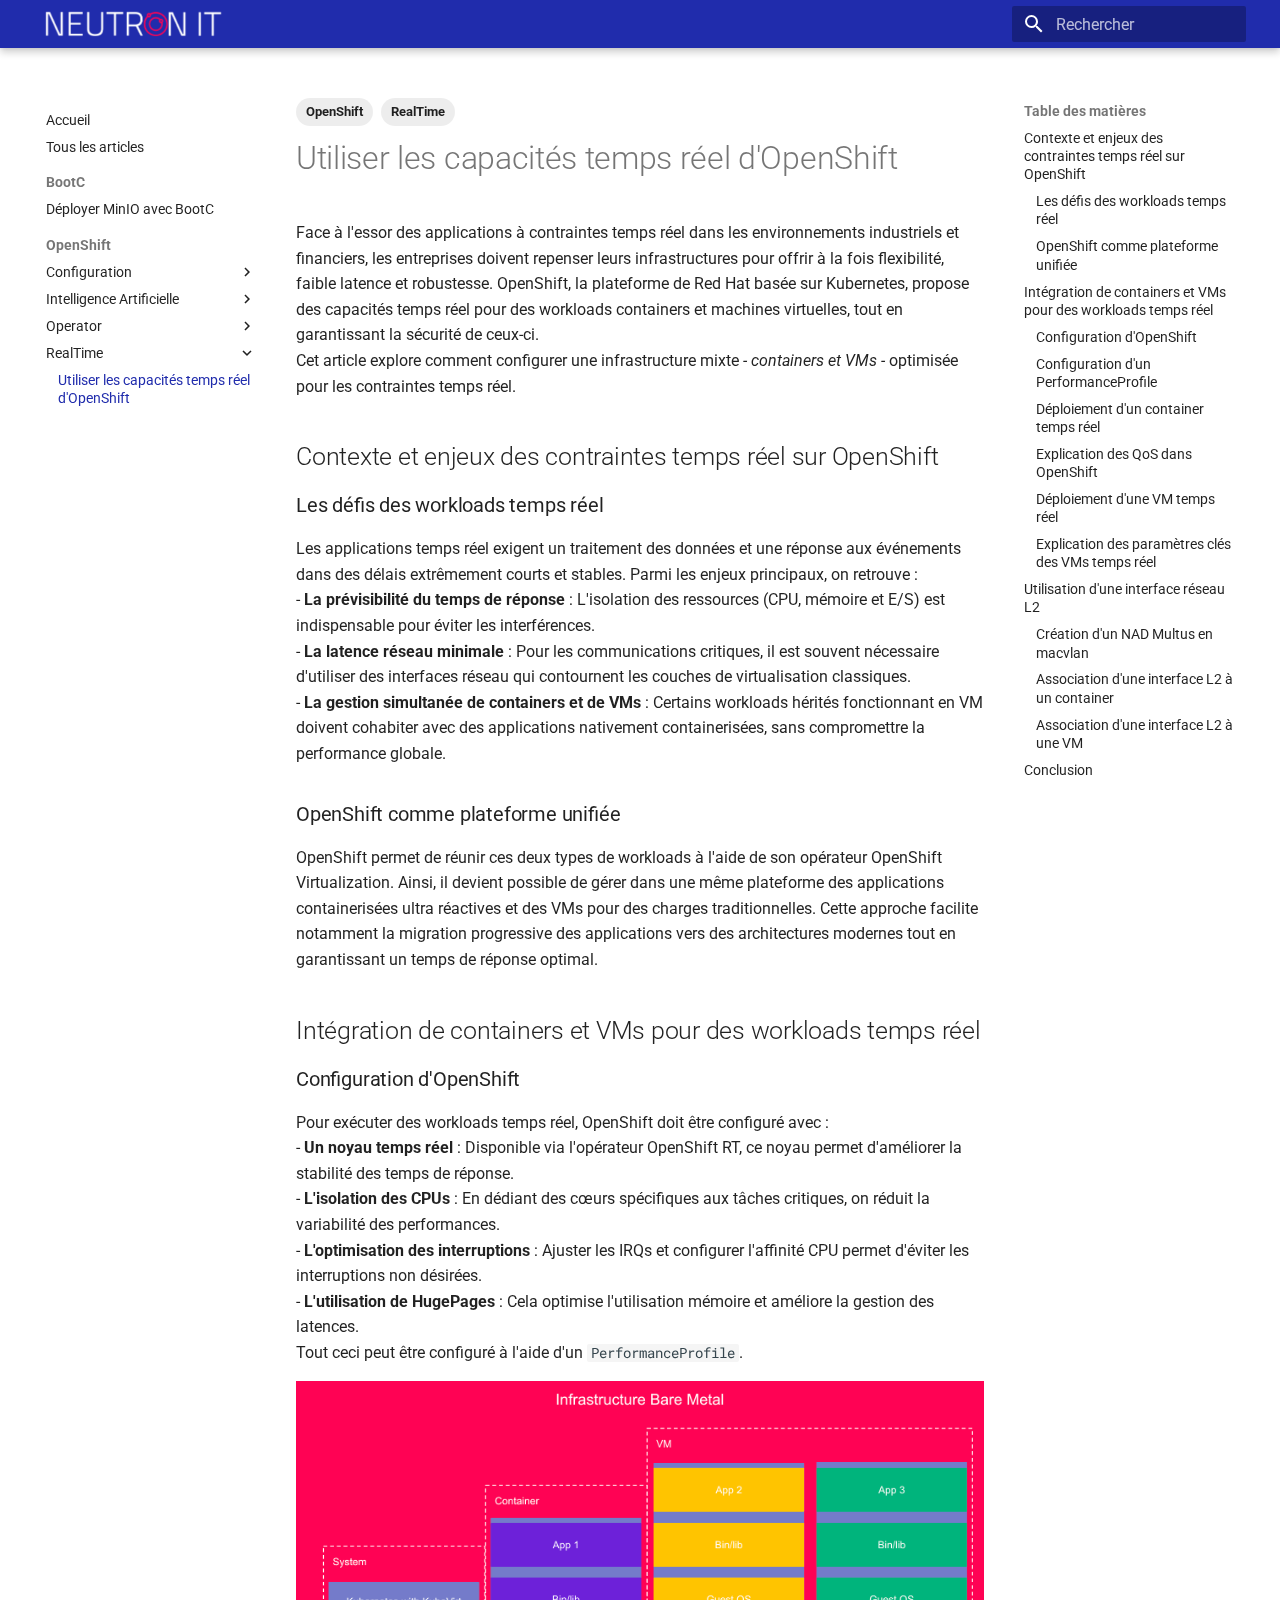
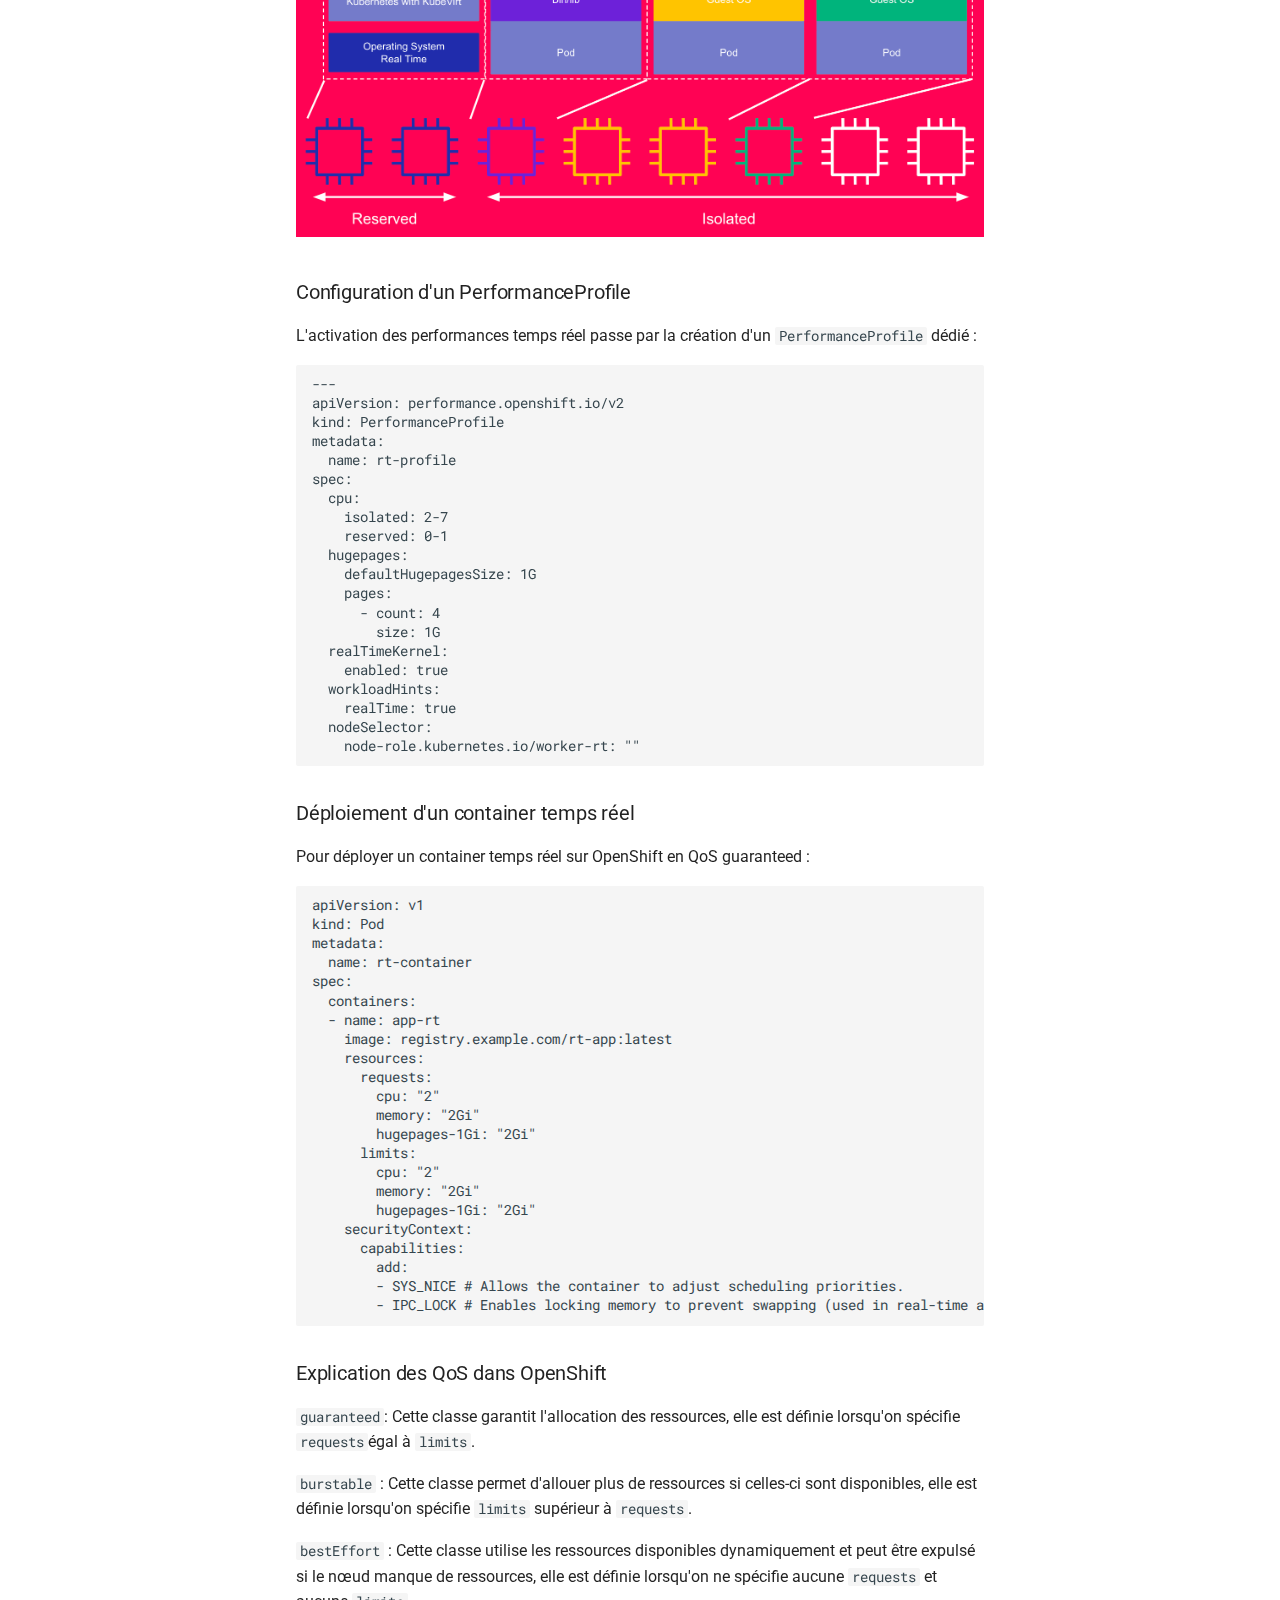
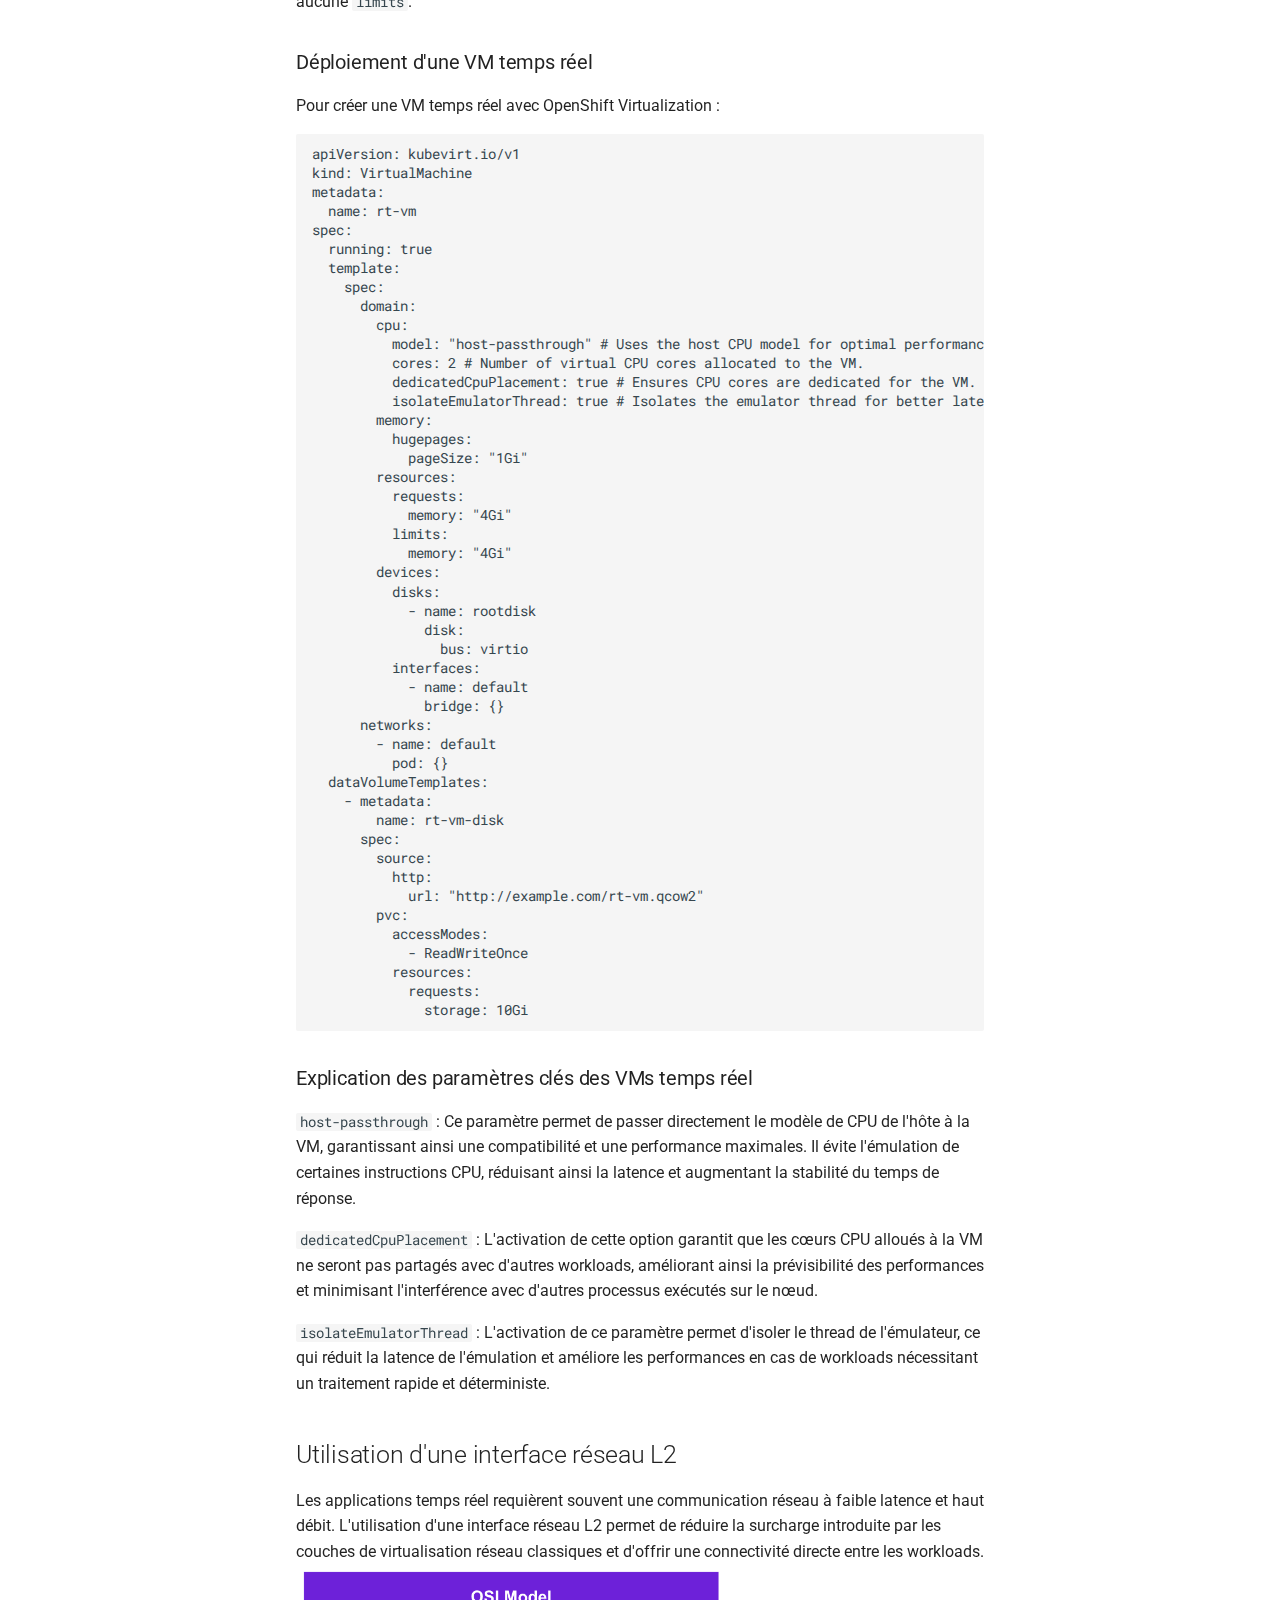
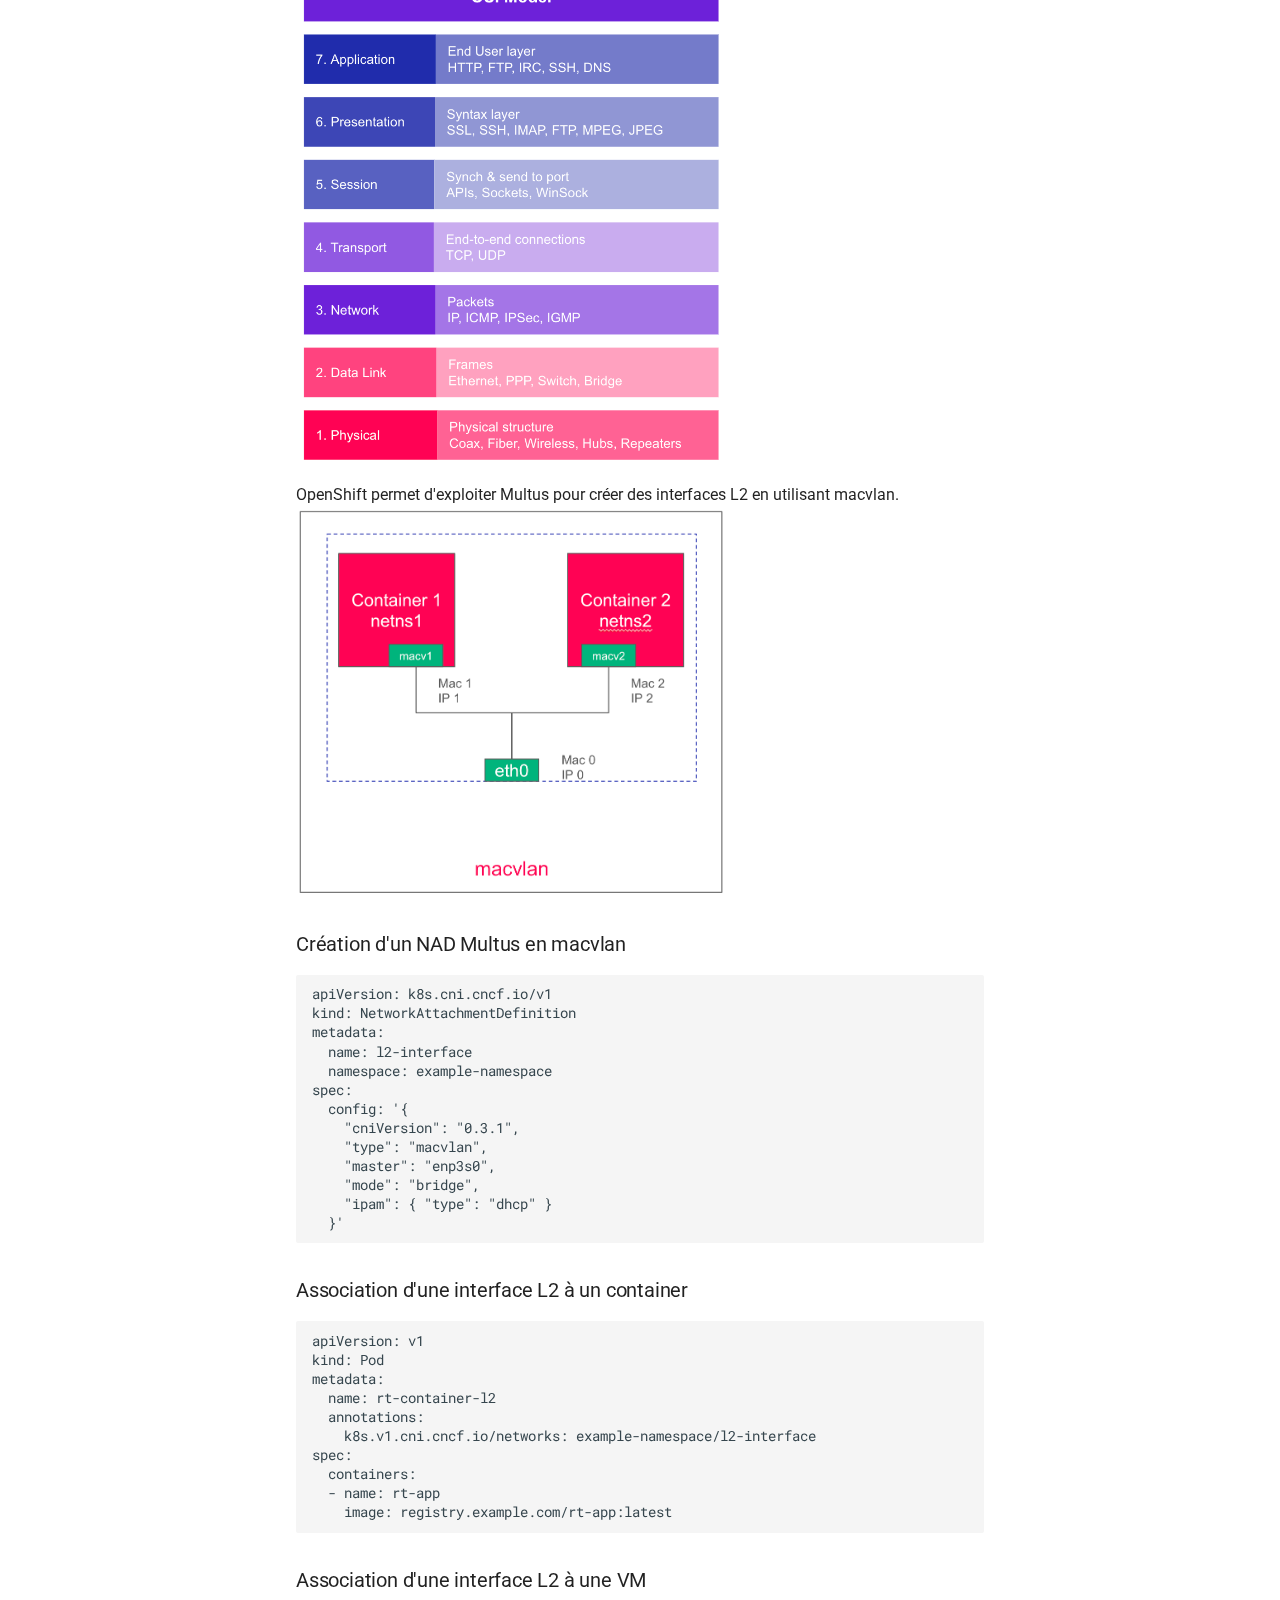
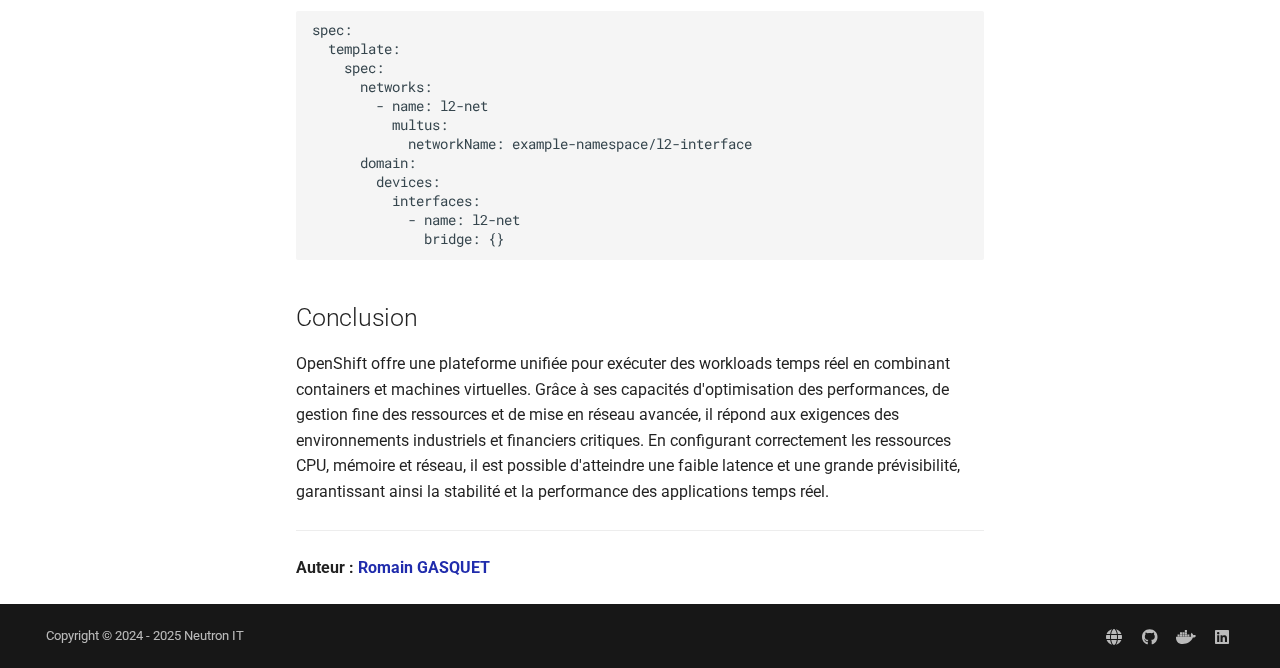
<file: OpenShift/RealTime/RealTime/index.html>
<!doctype html>
<html lang="fr" class="no-js">
  <head>
    
      <meta charset="utf-8">
      <meta name="viewport" content="width=device-width,initial-scale=1">
      
      
      
        <link rel="canonical" href="https://blog.neutron-it.fr/OpenShift/RealTime/RealTime/">
      
      
        <link rel="prev" href="../../Operator/Vaultwarden/">
      
      
      
      <link rel="icon" href="../../../assets/favicon.png">
      <meta name="generator" content="mkdocs-1.6.1, mkdocs-material-9.6.9">
    
    
      
        <title>Utiliser les capacités temps réel d'OpenShift - </title>
      
    
    
      <link rel="stylesheet" href="../../../assets/stylesheets/main.4af4bdda.min.css">
      
        
        <link rel="stylesheet" href="../../../assets/stylesheets/palette.06af60db.min.css">
      
      


    
    
      
    
    
      
        
        
        <link rel="preconnect" href="https://fonts.gstatic.com" crossorigin>
        <link rel="stylesheet" href="https://fonts.googleapis.com/css?family=Roboto:300,300i,400,400i,700,700i%7CRoboto+Mono:400,400i,700,700i&display=fallback">
        <style>:root{--md-text-font:"Roboto";--md-code-font:"Roboto Mono"}</style>
      
    
    
      <link rel="stylesheet" href="../../../stylesheets/extra.css">
    
    <script>__md_scope=new URL("../../..",location),__md_hash=e=>[...e].reduce(((e,_)=>(e<<5)-e+_.charCodeAt(0)),0),__md_get=(e,_=localStorage,t=__md_scope)=>JSON.parse(_.getItem(t.pathname+"."+e)),__md_set=(e,_,t=localStorage,a=__md_scope)=>{try{t.setItem(a.pathname+"."+e,JSON.stringify(_))}catch(e){}}</script>
    
      

    
    
    
  </head>
  
  
    
    
    
    
    
    <body dir="ltr" data-md-color-scheme="neutron-it" data-md-color-primary="indigo" data-md-color-accent="indigo">
  
    
    <input class="md-toggle" data-md-toggle="drawer" type="checkbox" id="__drawer" autocomplete="off">
    <input class="md-toggle" data-md-toggle="search" type="checkbox" id="__search" autocomplete="off">
    <label class="md-overlay" for="__drawer"></label>
    <div data-md-component="skip">
      
        
        <a href="#contexte-et-enjeux-des-contraintes-temps-reel-sur-openshift" class="md-skip">
          Aller au contenu
        </a>
      
    </div>
    <div data-md-component="announce">
      
    </div>
    
    
      

  

<header class="md-header md-header--shadow" data-md-component="header">
  <nav class="md-header__inner md-grid" aria-label="En-tête">
    <a href="../../.." title="" class="md-header__button md-logo" aria-label="" data-md-component="logo">
      
  <img src="../../../assets/logo.png" alt="logo">

    </a>
    <label class="md-header__button md-icon" for="__drawer">
      
      <svg xmlns="http://www.w3.org/2000/svg" viewBox="0 0 24 24"><path d="M3 6h18v2H3zm0 5h18v2H3zm0 5h18v2H3z"/></svg>
    </label>
    <div class="md-header__title" data-md-component="header-title">
      <div class="md-header__ellipsis">
        <div class="md-header__topic">
          <span class="md-ellipsis">
            
          </span>
        </div>
        <div class="md-header__topic" data-md-component="header-topic">
          <span class="md-ellipsis">
            
              Utiliser les capacités temps réel d'OpenShift
            
          </span>
        </div>
      </div>
    </div>
    
      
    
    
    
    
      <label class="md-header__button md-icon" for="__search">
        
        <svg xmlns="http://www.w3.org/2000/svg" viewBox="0 0 24 24"><path d="M9.5 3A6.5 6.5 0 0 1 16 9.5c0 1.61-.59 3.09-1.56 4.23l.27.27h.79l5 5-1.5 1.5-5-5v-.79l-.27-.27A6.52 6.52 0 0 1 9.5 16 6.5 6.5 0 0 1 3 9.5 6.5 6.5 0 0 1 9.5 3m0 2C7 5 5 7 5 9.5S7 14 9.5 14 14 12 14 9.5 12 5 9.5 5"/></svg>
      </label>
      <div class="md-search" data-md-component="search" role="dialog">
  <label class="md-search__overlay" for="__search"></label>
  <div class="md-search__inner" role="search">
    <form class="md-search__form" name="search">
      <input type="text" class="md-search__input" name="query" aria-label="Rechercher" placeholder="Rechercher" autocapitalize="off" autocorrect="off" autocomplete="off" spellcheck="false" data-md-component="search-query" required>
      <label class="md-search__icon md-icon" for="__search">
        
        <svg xmlns="http://www.w3.org/2000/svg" viewBox="0 0 24 24"><path d="M9.5 3A6.5 6.5 0 0 1 16 9.5c0 1.61-.59 3.09-1.56 4.23l.27.27h.79l5 5-1.5 1.5-5-5v-.79l-.27-.27A6.52 6.52 0 0 1 9.5 16 6.5 6.5 0 0 1 3 9.5 6.5 6.5 0 0 1 9.5 3m0 2C7 5 5 7 5 9.5S7 14 9.5 14 14 12 14 9.5 12 5 9.5 5"/></svg>
        
        <svg xmlns="http://www.w3.org/2000/svg" viewBox="0 0 24 24"><path d="M20 11v2H8l5.5 5.5-1.42 1.42L4.16 12l7.92-7.92L13.5 5.5 8 11z"/></svg>
      </label>
      <nav class="md-search__options" aria-label="Recherche">
        
          <a href="javascript:void(0)" class="md-search__icon md-icon" title="Partager" aria-label="Partager" data-clipboard data-clipboard-text="" data-md-component="search-share" tabindex="-1">
            
            <svg xmlns="http://www.w3.org/2000/svg" viewBox="0 0 24 24"><path d="M18 16.08c-.76 0-1.44.3-1.96.77L8.91 12.7c.05-.23.09-.46.09-.7s-.04-.47-.09-.7l7.05-4.11c.54.5 1.25.81 2.04.81a3 3 0 0 0 3-3 3 3 0 0 0-3-3 3 3 0 0 0-3 3c0 .24.04.47.09.7L8.04 9.81C7.5 9.31 6.79 9 6 9a3 3 0 0 0-3 3 3 3 0 0 0 3 3c.79 0 1.5-.31 2.04-.81l7.12 4.15c-.05.21-.08.43-.08.66 0 1.61 1.31 2.91 2.92 2.91s2.92-1.3 2.92-2.91A2.92 2.92 0 0 0 18 16.08"/></svg>
          </a>
        
        <button type="reset" class="md-search__icon md-icon" title="Effacer" aria-label="Effacer" tabindex="-1">
          
          <svg xmlns="http://www.w3.org/2000/svg" viewBox="0 0 24 24"><path d="M19 6.41 17.59 5 12 10.59 6.41 5 5 6.41 10.59 12 5 17.59 6.41 19 12 13.41 17.59 19 19 17.59 13.41 12z"/></svg>
        </button>
      </nav>
      
        <div class="md-search__suggest" data-md-component="search-suggest"></div>
      
    </form>
    <div class="md-search__output">
      <div class="md-search__scrollwrap" tabindex="0" data-md-scrollfix>
        <div class="md-search-result" data-md-component="search-result">
          <div class="md-search-result__meta">
            Initialisation de la recherche
          </div>
          <ol class="md-search-result__list" role="presentation"></ol>
        </div>
      </div>
    </div>
  </div>
</div>
    
    
  </nav>
  
</header>
    
    <div class="md-container" data-md-component="container">
      
      
        
          
        
      
      <main class="md-main" data-md-component="main">
        <div class="md-main__inner md-grid">
          
            
              
              <div class="md-sidebar md-sidebar--primary" data-md-component="sidebar" data-md-type="navigation" >
                <div class="md-sidebar__scrollwrap">
                  <div class="md-sidebar__inner">
                    



<nav class="md-nav md-nav--primary" aria-label="Navigation" data-md-level="0">
  <label class="md-nav__title" for="__drawer">
    <a href="../../.." title="" class="md-nav__button md-logo" aria-label="" data-md-component="logo">
      
  <img src="../../../assets/logo.png" alt="logo">

    </a>
    
  </label>
  
  <ul class="md-nav__list" data-md-scrollfix>
    
      
      
  
  
  
  
    <li class="md-nav__item">
      <a href="../../.." class="md-nav__link">
        
  
  <span class="md-ellipsis">
    Accueil
    
  </span>
  

      </a>
    </li>
  

    
      
      
  
  
  
  
    <li class="md-nav__item">
      <a href="../../../tags/" class="md-nav__link">
        
  
  <span class="md-ellipsis">
    Tous les articles
    
  </span>
  

      </a>
    </li>
  

    
      
      
  
  
  
  
    
    
      
        
      
    
    
      
        
        
      
    
    
    <li class="md-nav__item md-nav__item--section md-nav__item--nested">
      
        
        
        <input class="md-nav__toggle md-toggle " type="checkbox" id="__nav_3" >
        
          
          <label class="md-nav__link" for="__nav_3" id="__nav_3_label" tabindex="">
            
  
  <span class="md-ellipsis">
    BootC
    
  </span>
  

            <span class="md-nav__icon md-icon"></span>
          </label>
        
        <nav class="md-nav" data-md-level="1" aria-labelledby="__nav_3_label" aria-expanded="false">
          <label class="md-nav__title" for="__nav_3">
            <span class="md-nav__icon md-icon"></span>
            BootC
          </label>
          <ul class="md-nav__list" data-md-scrollfix>
            
              
                
  
  
  
  
    <li class="md-nav__item">
      <a href="../../../BootC/MinIO/" class="md-nav__link">
        
  
  <span class="md-ellipsis">
    Déployer MinIO avec BootC
    
  </span>
  

      </a>
    </li>
  

              
            
          </ul>
        </nav>
      
    </li>
  

    
      
      
  
  
    
  
  
  
    
    
      
        
      
        
      
        
      
        
      
    
    
      
        
        
      
    
    
    <li class="md-nav__item md-nav__item--active md-nav__item--section md-nav__item--nested">
      
        
        
        <input class="md-nav__toggle md-toggle " type="checkbox" id="__nav_4" checked>
        
          
          <label class="md-nav__link" for="__nav_4" id="__nav_4_label" tabindex="">
            
  
  <span class="md-ellipsis">
    OpenShift
    
  </span>
  

            <span class="md-nav__icon md-icon"></span>
          </label>
        
        <nav class="md-nav" data-md-level="1" aria-labelledby="__nav_4_label" aria-expanded="true">
          <label class="md-nav__title" for="__nav_4">
            <span class="md-nav__icon md-icon"></span>
            OpenShift
          </label>
          <ul class="md-nav__list" data-md-scrollfix>
            
              
                
  
  
  
  
    
    
      
        
      
    
    
      
    
    
    <li class="md-nav__item md-nav__item--nested">
      
        
        
        <input class="md-nav__toggle md-toggle " type="checkbox" id="__nav_4_1" >
        
          
          <label class="md-nav__link" for="__nav_4_1" id="__nav_4_1_label" tabindex="0">
            
  
  <span class="md-ellipsis">
    Configuration
    
  </span>
  

            <span class="md-nav__icon md-icon"></span>
          </label>
        
        <nav class="md-nav" data-md-level="2" aria-labelledby="__nav_4_1_label" aria-expanded="false">
          <label class="md-nav__title" for="__nav_4_1">
            <span class="md-nav__icon md-icon"></span>
            Configuration
          </label>
          <ul class="md-nav__list" data-md-scrollfix>
            
              
                
  
  
  
  
    <li class="md-nav__item">
      <a href="../../Configuration/openshift-image-registry/" class="md-nav__link">
        
  
  <span class="md-ellipsis">
    Comment exposer la registry interne OpenShift ?
    
  </span>
  

      </a>
    </li>
  

              
            
          </ul>
        </nav>
      
    </li>
  

              
            
              
                
  
  
  
  
    
    
      
        
      
        
      
    
    
      
    
    
    <li class="md-nav__item md-nav__item--nested">
      
        
        
        <input class="md-nav__toggle md-toggle " type="checkbox" id="__nav_4_2" >
        
          
          <label class="md-nav__link" for="__nav_4_2" id="__nav_4_2_label" tabindex="0">
            
  
  <span class="md-ellipsis">
    Intelligence Artificielle
    
  </span>
  

            <span class="md-nav__icon md-icon"></span>
          </label>
        
        <nav class="md-nav" data-md-level="2" aria-labelledby="__nav_4_2_label" aria-expanded="false">
          <label class="md-nav__title" for="__nav_4_2">
            <span class="md-nav__icon md-icon"></span>
            Intelligence Artificielle
          </label>
          <ul class="md-nav__list" data-md-scrollfix>
            
              
                
  
  
  
  
    <li class="md-nav__item">
      <a href="../../Intelligence-Artificielle/DeepSeek/" class="md-nav__link">
        
  
  <span class="md-ellipsis">
    Déploiement de DeepSeek sur OpenShift
    
  </span>
  

      </a>
    </li>
  

              
            
              
                
  
  
  
  
    <li class="md-nav__item">
      <a href="../../Intelligence-Artificielle/SharedGPU/" class="md-nav__link">
        
  
  <span class="md-ellipsis">
    Configuration de GPU sur OpenShift
    
  </span>
  

      </a>
    </li>
  

              
            
          </ul>
        </nav>
      
    </li>
  

              
            
              
                
  
  
  
  
    
    
      
        
      
    
    
      
    
    
    <li class="md-nav__item md-nav__item--nested">
      
        
        
        <input class="md-nav__toggle md-toggle " type="checkbox" id="__nav_4_3" >
        
          
          <label class="md-nav__link" for="__nav_4_3" id="__nav_4_3_label" tabindex="0">
            
  
  <span class="md-ellipsis">
    Operator
    
  </span>
  

            <span class="md-nav__icon md-icon"></span>
          </label>
        
        <nav class="md-nav" data-md-level="2" aria-labelledby="__nav_4_3_label" aria-expanded="false">
          <label class="md-nav__title" for="__nav_4_3">
            <span class="md-nav__icon md-icon"></span>
            Operator
          </label>
          <ul class="md-nav__list" data-md-scrollfix>
            
              
                
  
  
  
  
    <li class="md-nav__item">
      <a href="../../Operator/Vaultwarden/" class="md-nav__link">
        
  
  <span class="md-ellipsis">
    Création d'un Operator sur OpenShift avec Vaultwarden
    
  </span>
  

      </a>
    </li>
  

              
            
          </ul>
        </nav>
      
    </li>
  

              
            
              
                
  
  
    
  
  
  
    
    
      
        
      
    
    
      
    
    
    <li class="md-nav__item md-nav__item--active md-nav__item--nested">
      
        
        
        <input class="md-nav__toggle md-toggle " type="checkbox" id="__nav_4_4" checked>
        
          
          <label class="md-nav__link" for="__nav_4_4" id="__nav_4_4_label" tabindex="0">
            
  
  <span class="md-ellipsis">
    RealTime
    
  </span>
  

            <span class="md-nav__icon md-icon"></span>
          </label>
        
        <nav class="md-nav" data-md-level="2" aria-labelledby="__nav_4_4_label" aria-expanded="true">
          <label class="md-nav__title" for="__nav_4_4">
            <span class="md-nav__icon md-icon"></span>
            RealTime
          </label>
          <ul class="md-nav__list" data-md-scrollfix>
            
              
                
  
  
    
  
  
  
    <li class="md-nav__item md-nav__item--active">
      
      <input class="md-nav__toggle md-toggle" type="checkbox" id="__toc">
      
      
      
        <label class="md-nav__link md-nav__link--active" for="__toc">
          
  
  <span class="md-ellipsis">
    Utiliser les capacités temps réel d'OpenShift
    
  </span>
  

          <span class="md-nav__icon md-icon"></span>
        </label>
      
      <a href="./" class="md-nav__link md-nav__link--active">
        
  
  <span class="md-ellipsis">
    Utiliser les capacités temps réel d'OpenShift
    
  </span>
  

      </a>
      
        

<nav class="md-nav md-nav--secondary" aria-label="Table des matières">
  
  
  
  
    <label class="md-nav__title" for="__toc">
      <span class="md-nav__icon md-icon"></span>
      Table des matières
    </label>
    <ul class="md-nav__list" data-md-component="toc" data-md-scrollfix>
      
        <li class="md-nav__item">
  <a href="#contexte-et-enjeux-des-contraintes-temps-reel-sur-openshift" class="md-nav__link">
    <span class="md-ellipsis">
      Contexte et enjeux des contraintes temps réel sur OpenShift
    </span>
  </a>
  
    <nav class="md-nav" aria-label="Contexte et enjeux des contraintes temps réel sur OpenShift">
      <ul class="md-nav__list">
        
          <li class="md-nav__item">
  <a href="#les-defis-des-workloads-temps-reel" class="md-nav__link">
    <span class="md-ellipsis">
      Les défis des workloads temps réel
    </span>
  </a>
  
</li>
        
          <li class="md-nav__item">
  <a href="#openshift-comme-plateforme-unifiee" class="md-nav__link">
    <span class="md-ellipsis">
      OpenShift comme plateforme unifiée
    </span>
  </a>
  
</li>
        
      </ul>
    </nav>
  
</li>
      
        <li class="md-nav__item">
  <a href="#integration-de-containers-et-vms-pour-des-workloads-temps-reel" class="md-nav__link">
    <span class="md-ellipsis">
      Intégration de containers et VMs pour des workloads temps réel
    </span>
  </a>
  
    <nav class="md-nav" aria-label="Intégration de containers et VMs pour des workloads temps réel">
      <ul class="md-nav__list">
        
          <li class="md-nav__item">
  <a href="#configuration-dopenshift" class="md-nav__link">
    <span class="md-ellipsis">
      Configuration d'OpenShift
    </span>
  </a>
  
</li>
        
          <li class="md-nav__item">
  <a href="#configuration-dun-performanceprofile" class="md-nav__link">
    <span class="md-ellipsis">
      Configuration d'un PerformanceProfile
    </span>
  </a>
  
</li>
        
          <li class="md-nav__item">
  <a href="#deploiement-dun-container-temps-reel" class="md-nav__link">
    <span class="md-ellipsis">
      Déploiement d'un container temps réel
    </span>
  </a>
  
</li>
        
          <li class="md-nav__item">
  <a href="#explication-des-qos-dans-openshift" class="md-nav__link">
    <span class="md-ellipsis">
      Explication des QoS dans OpenShift
    </span>
  </a>
  
</li>
        
          <li class="md-nav__item">
  <a href="#deploiement-dune-vm-temps-reel" class="md-nav__link">
    <span class="md-ellipsis">
      Déploiement d'une VM temps réel
    </span>
  </a>
  
</li>
        
          <li class="md-nav__item">
  <a href="#explication-des-parametres-cles-des-vms-temps-reel" class="md-nav__link">
    <span class="md-ellipsis">
      Explication des paramètres clés des VMs temps réel
    </span>
  </a>
  
</li>
        
      </ul>
    </nav>
  
</li>
      
        <li class="md-nav__item">
  <a href="#utilisation-dune-interface-reseau-l2" class="md-nav__link">
    <span class="md-ellipsis">
      Utilisation d'une interface réseau L2
    </span>
  </a>
  
    <nav class="md-nav" aria-label="Utilisation d&#39;une interface réseau L2">
      <ul class="md-nav__list">
        
          <li class="md-nav__item">
  <a href="#creation-dun-nad-multus-en-macvlan" class="md-nav__link">
    <span class="md-ellipsis">
      Création d'un NAD Multus en macvlan
    </span>
  </a>
  
</li>
        
          <li class="md-nav__item">
  <a href="#association-dune-interface-l2-a-un-container" class="md-nav__link">
    <span class="md-ellipsis">
      Association d'une interface L2 à un container
    </span>
  </a>
  
</li>
        
          <li class="md-nav__item">
  <a href="#association-dune-interface-l2-a-une-vm" class="md-nav__link">
    <span class="md-ellipsis">
      Association d'une interface L2 à une VM
    </span>
  </a>
  
</li>
        
      </ul>
    </nav>
  
</li>
      
        <li class="md-nav__item">
  <a href="#conclusion" class="md-nav__link">
    <span class="md-ellipsis">
      Conclusion
    </span>
  </a>
  
</li>
      
    </ul>
  
</nav>
      
    </li>
  

              
            
          </ul>
        </nav>
      
    </li>
  

              
            
          </ul>
        </nav>
      
    </li>
  

    
  </ul>
</nav>
                  </div>
                </div>
              </div>
            
            
              
              <div class="md-sidebar md-sidebar--secondary" data-md-component="sidebar" data-md-type="toc" >
                <div class="md-sidebar__scrollwrap">
                  <div class="md-sidebar__inner">
                    

<nav class="md-nav md-nav--secondary" aria-label="Table des matières">
  
  
  
  
    <label class="md-nav__title" for="__toc">
      <span class="md-nav__icon md-icon"></span>
      Table des matières
    </label>
    <ul class="md-nav__list" data-md-component="toc" data-md-scrollfix>
      
        <li class="md-nav__item">
  <a href="#contexte-et-enjeux-des-contraintes-temps-reel-sur-openshift" class="md-nav__link">
    <span class="md-ellipsis">
      Contexte et enjeux des contraintes temps réel sur OpenShift
    </span>
  </a>
  
    <nav class="md-nav" aria-label="Contexte et enjeux des contraintes temps réel sur OpenShift">
      <ul class="md-nav__list">
        
          <li class="md-nav__item">
  <a href="#les-defis-des-workloads-temps-reel" class="md-nav__link">
    <span class="md-ellipsis">
      Les défis des workloads temps réel
    </span>
  </a>
  
</li>
        
          <li class="md-nav__item">
  <a href="#openshift-comme-plateforme-unifiee" class="md-nav__link">
    <span class="md-ellipsis">
      OpenShift comme plateforme unifiée
    </span>
  </a>
  
</li>
        
      </ul>
    </nav>
  
</li>
      
        <li class="md-nav__item">
  <a href="#integration-de-containers-et-vms-pour-des-workloads-temps-reel" class="md-nav__link">
    <span class="md-ellipsis">
      Intégration de containers et VMs pour des workloads temps réel
    </span>
  </a>
  
    <nav class="md-nav" aria-label="Intégration de containers et VMs pour des workloads temps réel">
      <ul class="md-nav__list">
        
          <li class="md-nav__item">
  <a href="#configuration-dopenshift" class="md-nav__link">
    <span class="md-ellipsis">
      Configuration d'OpenShift
    </span>
  </a>
  
</li>
        
          <li class="md-nav__item">
  <a href="#configuration-dun-performanceprofile" class="md-nav__link">
    <span class="md-ellipsis">
      Configuration d'un PerformanceProfile
    </span>
  </a>
  
</li>
        
          <li class="md-nav__item">
  <a href="#deploiement-dun-container-temps-reel" class="md-nav__link">
    <span class="md-ellipsis">
      Déploiement d'un container temps réel
    </span>
  </a>
  
</li>
        
          <li class="md-nav__item">
  <a href="#explication-des-qos-dans-openshift" class="md-nav__link">
    <span class="md-ellipsis">
      Explication des QoS dans OpenShift
    </span>
  </a>
  
</li>
        
          <li class="md-nav__item">
  <a href="#deploiement-dune-vm-temps-reel" class="md-nav__link">
    <span class="md-ellipsis">
      Déploiement d'une VM temps réel
    </span>
  </a>
  
</li>
        
          <li class="md-nav__item">
  <a href="#explication-des-parametres-cles-des-vms-temps-reel" class="md-nav__link">
    <span class="md-ellipsis">
      Explication des paramètres clés des VMs temps réel
    </span>
  </a>
  
</li>
        
      </ul>
    </nav>
  
</li>
      
        <li class="md-nav__item">
  <a href="#utilisation-dune-interface-reseau-l2" class="md-nav__link">
    <span class="md-ellipsis">
      Utilisation d'une interface réseau L2
    </span>
  </a>
  
    <nav class="md-nav" aria-label="Utilisation d&#39;une interface réseau L2">
      <ul class="md-nav__list">
        
          <li class="md-nav__item">
  <a href="#creation-dun-nad-multus-en-macvlan" class="md-nav__link">
    <span class="md-ellipsis">
      Création d'un NAD Multus en macvlan
    </span>
  </a>
  
</li>
        
          <li class="md-nav__item">
  <a href="#association-dune-interface-l2-a-un-container" class="md-nav__link">
    <span class="md-ellipsis">
      Association d'une interface L2 à un container
    </span>
  </a>
  
</li>
        
          <li class="md-nav__item">
  <a href="#association-dune-interface-l2-a-une-vm" class="md-nav__link">
    <span class="md-ellipsis">
      Association d'une interface L2 à une VM
    </span>
  </a>
  
</li>
        
      </ul>
    </nav>
  
</li>
      
        <li class="md-nav__item">
  <a href="#conclusion" class="md-nav__link">
    <span class="md-ellipsis">
      Conclusion
    </span>
  </a>
  
</li>
      
    </ul>
  
</nav>
                  </div>
                </div>
              </div>
            
          
          
            <div class="md-content" data-md-component="content">
              <article class="md-content__inner md-typeset">
                
                  

  <nav class="md-tags" >
    
      
      
      
        <a href="../../../tags/#tag:openshift" class="md-tag">OpenShift</a>
      
    
      
      
      
        <a href="../../../tags/#tag:realtime" class="md-tag">RealTime</a>
      
    
  </nav>



<h1 id="utiliser-les-capacites-temps-reel-dopenshift">Utiliser les capacités temps réel d'OpenShift</h1>
<p>Face à l'essor des applications à contraintes temps réel dans les environnements industriels et financiers, les entreprises doivent repenser leurs infrastructures pour offrir à la fois flexibilité, faible latence et robustesse. OpenShift, la plateforme de Red Hat basée sur Kubernetes, propose des capacités temps réel pour des workloads containers et machines virtuelles, tout en garantissant la sécurité de ceux-ci. <br />
Cet article explore comment configurer une infrastructure mixte <em>- containers et VMs -</em> optimisée pour les contraintes temps réel.</p>
<h2 id="contexte-et-enjeux-des-contraintes-temps-reel-sur-openshift">Contexte et enjeux des contraintes temps réel sur OpenShift</h2>
<h3 id="les-defis-des-workloads-temps-reel">Les défis des workloads temps réel</h3>
<p>Les applications temps réel exigent un traitement des données et une réponse aux événements dans des délais extrêmement courts et stables. Parmi les enjeux principaux, on retrouve :<br />
- <strong>La prévisibilité du temps de réponse</strong> : L'isolation des ressources (CPU, mémoire et E/S) est indispensable pour éviter les interférences.<br />
- <strong>La latence réseau minimale</strong> : Pour les communications critiques, il est souvent nécessaire d'utiliser des interfaces réseau qui contournent les couches de virtualisation classiques.<br />
- <strong>La gestion simultanée de containers et de VMs</strong> : Certains workloads hérités fonctionnant en VM doivent cohabiter avec des applications nativement containerisées, sans compromettre la performance globale.  </p>
<h3 id="openshift-comme-plateforme-unifiee">OpenShift comme plateforme unifiée</h3>
<p>OpenShift permet de réunir ces deux types de workloads à l'aide de son opérateur OpenShift Virtualization. Ainsi, il devient possible de gérer dans une même plateforme des applications containerisées ultra réactives et des VMs pour des charges traditionnelles. Cette approche facilite notamment la migration progressive des applications vers des architectures modernes tout en garantissant un temps de réponse optimal.</p>
<h2 id="integration-de-containers-et-vms-pour-des-workloads-temps-reel">Intégration de containers et VMs pour des workloads temps réel</h2>
<h3 id="configuration-dopenshift">Configuration d'OpenShift</h3>
<p>Pour exécuter des workloads temps réel, OpenShift doit être configuré avec :<br />
- <strong>Un noyau temps réel</strong> : Disponible via l'opérateur OpenShift RT, ce noyau permet d'améliorer la stabilité des temps de réponse.<br />
- <strong>L'isolation des CPUs</strong> : En dédiant des cœurs spécifiques aux tâches critiques, on réduit la variabilité des performances.<br />
- <strong>L'optimisation des interruptions</strong> : Ajuster les IRQs et configurer l'affinité CPU permet d'éviter les interruptions non désirées.<br />
- <strong>L'utilisation de HugePages</strong> : Cela optimise l'utilisation mémoire et améliore la gestion des latences. <br />
Tout ceci peut être configuré à l'aide d'un <code>PerformanceProfile</code>.</p>
<p><img alt="RT-isolation" src="../img/RT-isolation.png" /></p>
<h3 id="configuration-dun-performanceprofile">Configuration d'un PerformanceProfile</h3>
<p>L'activation des performances temps réel passe par la création d'un <code>PerformanceProfile</code> dédié :</p>
<pre><code class="language-yaml">---
apiVersion: performance.openshift.io/v2
kind: PerformanceProfile
metadata:
  name: rt-profile
spec:
  cpu:
    isolated: 2-7
    reserved: 0-1
  hugepages:
    defaultHugepagesSize: 1G
    pages:
      - count: 4
        size: 1G
  realTimeKernel:
    enabled: true
  workloadHints:
    realTime: true
  nodeSelector:
    node-role.kubernetes.io/worker-rt: &quot;&quot;
</code></pre>
<h3 id="deploiement-dun-container-temps-reel">Déploiement d'un container temps réel</h3>
<p>Pour déployer un container temps réel sur OpenShift en QoS guaranteed :</p>
<pre><code class="language-yaml">apiVersion: v1
kind: Pod
metadata:
  name: rt-container
spec:
  containers:
  - name: app-rt
    image: registry.example.com/rt-app:latest
    resources:
      requests:
        cpu: &quot;2&quot;
        memory: &quot;2Gi&quot;
        hugepages-1Gi: &quot;2Gi&quot;
      limits:
        cpu: &quot;2&quot;
        memory: &quot;2Gi&quot;
        hugepages-1Gi: &quot;2Gi&quot;
    securityContext:
      capabilities:
        add:
        - SYS_NICE # Allows the container to adjust scheduling priorities.
        - IPC_LOCK # Enables locking memory to prevent swapping (used in real-time applications).
</code></pre>
<h3 id="explication-des-qos-dans-openshift">Explication des QoS dans OpenShift</h3>
<p><code>guaranteed</code>: Cette classe garantit l'allocation des ressources, elle est définie lorsqu'on spécifie <code>requests</code>égal à <code>limits</code>.</p>
<p><code>burstable</code> : Cette classe permet d'allouer plus de ressources si celles-ci sont disponibles, elle est définie lorsqu'on spécifie <code>limits</code> supérieur à <code>requests</code>.</p>
<p><code>bestEffort</code> : Cette classe utilise les ressources disponibles dynamiquement et peut être expulsé si le nœud manque de ressources, elle est définie lorsqu'on ne spécifie aucune <code>requests</code> et aucune <code>limits</code>.</p>
<h3 id="deploiement-dune-vm-temps-reel">Déploiement d'une VM temps réel</h3>
<p>Pour créer une VM temps réel avec OpenShift Virtualization :</p>
<pre><code class="language-yaml">apiVersion: kubevirt.io/v1
kind: VirtualMachine
metadata:
  name: rt-vm
spec:
  running: true
  template:
    spec:
      domain:
        cpu:
          model: &quot;host-passthrough&quot; # Uses the host CPU model for optimal performance.
          cores: 2 # Number of virtual CPU cores allocated to the VM.
          dedicatedCpuPlacement: true # Ensures CPU cores are dedicated for the VM.
          isolateEmulatorThread: true # Isolates the emulator thread for better latency.
        memory:
          hugepages:
            pageSize: &quot;1Gi&quot;
        resources:
          requests:
            memory: &quot;4Gi&quot;
          limits:
            memory: &quot;4Gi&quot;
        devices:
          disks:
            - name: rootdisk
              disk:
                bus: virtio
          interfaces:
            - name: default
              bridge: {}
      networks:
        - name: default
          pod: {}
  dataVolumeTemplates:
    - metadata:
        name: rt-vm-disk
      spec:
        source:
          http:
            url: &quot;http://example.com/rt-vm.qcow2&quot;
        pvc:
          accessModes:
            - ReadWriteOnce
          resources:
            requests:
              storage: 10Gi
</code></pre>
<h3 id="explication-des-parametres-cles-des-vms-temps-reel">Explication des paramètres clés des VMs temps réel</h3>
<p><code>host-passthrough</code> : Ce paramètre permet de passer directement le modèle de CPU de l'hôte à la VM, garantissant ainsi une compatibilité et une performance maximales. Il évite l'émulation de certaines instructions CPU, réduisant ainsi la latence et augmentant la stabilité du temps de réponse.</p>
<p><code>dedicatedCpuPlacement</code> : L'activation de cette option garantit que les cœurs CPU alloués à la VM ne seront pas partagés avec d'autres workloads, améliorant ainsi la prévisibilité des performances et minimisant l'interférence avec d'autres processus exécutés sur le nœud.</p>
<p><code>isolateEmulatorThread</code> : L'activation de ce paramètre permet d'isoler le thread de l'émulateur, ce qui réduit la latence de l'émulation et améliore les performances en cas de workloads nécessitant un traitement rapide et déterministe.</p>
<h2 id="utilisation-dune-interface-reseau-l2">Utilisation d'une interface réseau L2</h2>
<p>Les applications temps réel requièrent souvent une communication réseau à faible latence et haut débit. L'utilisation d'une interface réseau L2 permet de réduire la surcharge introduite par les couches de virtualisation réseau classiques et d'offrir une connectivité directe entre les workloads. 
<img alt="OSI Model" class="scaled-image" src="../img/OSI-model.png" />  </p>
<p>OpenShift permet d'exploiter Multus pour créer des interfaces L2 en utilisant macvlan.
<img alt="macvlan" class="scaled-image" src="../img/macvaln.png" /></p>
<h3 id="creation-dun-nad-multus-en-macvlan">Création d'un NAD Multus en macvlan</h3>
<pre><code class="language-yaml">apiVersion: k8s.cni.cncf.io/v1
kind: NetworkAttachmentDefinition
metadata:
  name: l2-interface
  namespace: example-namespace
spec:
  config: '{
    &quot;cniVersion&quot;: &quot;0.3.1&quot;,
    &quot;type&quot;: &quot;macvlan&quot;,
    &quot;master&quot;: &quot;enp3s0&quot;,
    &quot;mode&quot;: &quot;bridge&quot;,
    &quot;ipam&quot;: { &quot;type&quot;: &quot;dhcp&quot; }
  }'
</code></pre>
<h3 id="association-dune-interface-l2-a-un-container">Association d'une interface L2 à un container</h3>
<pre><code class="language-yaml">apiVersion: v1
kind: Pod
metadata:
  name: rt-container-l2
  annotations:
    k8s.v1.cni.cncf.io/networks: example-namespace/l2-interface
spec:
  containers:
  - name: rt-app
    image: registry.example.com/rt-app:latest
</code></pre>
<h3 id="association-dune-interface-l2-a-une-vm">Association d'une interface L2 à une VM</h3>
<pre><code class="language-yaml">spec:
  template:
    spec:
      networks:
        - name: l2-net
          multus:
            networkName: example-namespace/l2-interface
      domain:
        devices:
          interfaces:
            - name: l2-net
              bridge: {}
</code></pre>
<h2 id="conclusion">Conclusion</h2>
<p>OpenShift offre une plateforme unifiée pour exécuter des workloads temps réel en combinant containers et machines virtuelles. Grâce à ses capacités d'optimisation des performances, de gestion fine des ressources et de mise en réseau avancée, il répond aux exigences des environnements industriels et financiers critiques. En configurant correctement les ressources CPU, mémoire et réseau, il est possible d'atteindre une faible latence et une grande prévisibilité, garantissant ainsi la stabilité et la performance des applications temps réel.</p>
<hr />
<p><strong>Auteur : <a href="https://www.linkedin.com/in/romain-gasquet/">Romain GASQUET</a></strong></p>







  
  






                
              </article>
            </div>
          
          
<script>var target=document.getElementById(location.hash.slice(1));target&&target.name&&(target.checked=target.name.startsWith("__tabbed_"))</script>
        </div>
        
          <button type="button" class="md-top md-icon" data-md-component="top" hidden>
  
  <svg xmlns="http://www.w3.org/2000/svg" viewBox="0 0 24 24"><path d="M13 20h-2V8l-5.5 5.5-1.42-1.42L12 4.16l7.92 7.92-1.42 1.42L13 8z"/></svg>
  Retour en haut de la page
</button>
        
      </main>
      
        <footer class="md-footer">
  
  <div class="md-footer-meta md-typeset">
    <div class="md-footer-meta__inner md-grid">
      <div class="md-copyright">
  
    <div class="md-copyright__highlight">
      Copyright &copy; 2024 - 2025 Neutron IT
    </div>
  
  
</div>
      
        <div class="md-social">
  
    
    
    
    
      
      
    
    <a href="https://neutron-it.fr" target="_blank" rel="noopener" title="neutron-it.fr" class="md-social__link">
      <svg xmlns="http://www.w3.org/2000/svg" viewBox="0 0 512 512"><!--! Font Awesome Free 6.7.2 by @fontawesome - https://fontawesome.com License - https://fontawesome.com/license/free (Icons: CC BY 4.0, Fonts: SIL OFL 1.1, Code: MIT License) Copyright 2024 Fonticons, Inc.--><path d="M352 256c0 22.2-1.2 43.6-3.3 64H163.4c-2.2-20.4-3.3-41.8-3.3-64s1.2-43.6 3.3-64h185.3c2.2 20.4 3.3 41.8 3.3 64m28.8-64h123.1c5.3 20.5 8.1 41.9 8.1 64s-2.8 43.5-8.1 64H380.8c2.1-20.6 3.2-42 3.2-64s-1.1-43.4-3.2-64m112.6-32H376.7c-10-63.9-29.8-117.4-55.3-151.6 78.3 20.7 142 77.5 171.9 151.6zm-149.1 0H167.7c6.1-36.4 15.5-68.6 27-94.7 10.5-23.6 22.2-40.7 33.5-51.5C239.4 3.2 248.7 0 256 0s16.6 3.2 27.8 13.8c11.3 10.8 23 27.9 33.5 51.5 11.6 26 20.9 58.2 27 94.7m-209 0H18.6c30-74.1 93.6-130.9 172-151.6-25.5 34.2-45.3 87.7-55.3 151.6M8.1 192h123.1c-2.1 20.6-3.2 42-3.2 64s1.1 43.4 3.2 64H8.1C2.8 299.5 0 278.1 0 256s2.8-43.5 8.1-64m186.6 254.6c-11.6-26-20.9-58.2-27-94.6h176.6c-6.1 36.4-15.5 68.6-27 94.6-10.5 23.6-22.2 40.7-33.5 51.5-11.2 10.7-20.5 13.9-27.8 13.9s-16.6-3.2-27.8-13.8c-11.3-10.8-23-27.9-33.5-51.5zM135.3 352c10 63.9 29.8 117.4 55.3 151.6-78.4-20.7-142-77.5-172-151.6zm358.1 0c-30 74.1-93.6 130.9-171.9 151.6 25.5-34.2 45.2-87.7 55.3-151.6h116.7z"/></svg>
    </a>
  
    
    
    
    
      
      
    
    <a href="https://github.com/neutron-IT-organization" target="_blank" rel="noopener" title="github.com" class="md-social__link">
      <svg xmlns="http://www.w3.org/2000/svg" viewBox="0 0 496 512"><!--! Font Awesome Free 6.7.2 by @fontawesome - https://fontawesome.com License - https://fontawesome.com/license/free (Icons: CC BY 4.0, Fonts: SIL OFL 1.1, Code: MIT License) Copyright 2024 Fonticons, Inc.--><path d="M165.9 397.4c0 2-2.3 3.6-5.2 3.6-3.3.3-5.6-1.3-5.6-3.6 0-2 2.3-3.6 5.2-3.6 3-.3 5.6 1.3 5.6 3.6m-31.1-4.5c-.7 2 1.3 4.3 4.3 4.9 2.6 1 5.6 0 6.2-2s-1.3-4.3-4.3-5.2c-2.6-.7-5.5.3-6.2 2.3m44.2-1.7c-2.9.7-4.9 2.6-4.6 4.9.3 2 2.9 3.3 5.9 2.6 2.9-.7 4.9-2.6 4.6-4.6-.3-1.9-3-3.2-5.9-2.9M244.8 8C106.1 8 0 113.3 0 252c0 110.9 69.8 205.8 169.5 239.2 12.8 2.3 17.3-5.6 17.3-12.1 0-6.2-.3-40.4-.3-61.4 0 0-70 15-84.7-29.8 0 0-11.4-29.1-27.8-36.6 0 0-22.9-15.7 1.6-15.4 0 0 24.9 2 38.6 25.8 21.9 38.6 58.6 27.5 72.9 20.9 2.3-16 8.8-27.1 16-33.7-55.9-6.2-112.3-14.3-112.3-110.5 0-27.5 7.6-41.3 23.6-58.9-2.6-6.5-11.1-33.3 2.6-67.9 20.9-6.5 69 27 69 27 20-5.6 41.5-8.5 62.8-8.5s42.8 2.9 62.8 8.5c0 0 48.1-33.6 69-27 13.7 34.7 5.2 61.4 2.6 67.9 16 17.7 25.8 31.5 25.8 58.9 0 96.5-58.9 104.2-114.8 110.5 9.2 7.9 17 22.9 17 46.4 0 33.7-.3 75.4-.3 83.6 0 6.5 4.6 14.4 17.3 12.1C428.2 457.8 496 362.9 496 252 496 113.3 383.5 8 244.8 8M97.2 352.9c-1.3 1-1 3.3.7 5.2 1.6 1.6 3.9 2.3 5.2 1 1.3-1 1-3.3-.7-5.2-1.6-1.6-3.9-2.3-5.2-1m-10.8-8.1c-.7 1.3.3 2.9 2.3 3.9 1.6 1 3.6.7 4.3-.7.7-1.3-.3-2.9-2.3-3.9-2-.6-3.6-.3-4.3.7m32.4 35.6c-1.6 1.3-1 4.3 1.3 6.2 2.3 2.3 5.2 2.6 6.5 1 1.3-1.3.7-4.3-1.3-6.2-2.2-2.3-5.2-2.6-6.5-1m-11.4-14.7c-1.6 1-1.6 3.6 0 5.9s4.3 3.3 5.6 2.3c1.6-1.3 1.6-3.9 0-6.2-1.4-2.3-4-3.3-5.6-2"/></svg>
    </a>
  
    
    
    
    
      
      
    
    <a href="https://quay.io/neutron-it" target="_blank" rel="noopener" title="quay.io" class="md-social__link">
      <svg xmlns="http://www.w3.org/2000/svg" viewBox="0 0 640 512"><!--! Font Awesome Free 6.7.2 by @fontawesome - https://fontawesome.com License - https://fontawesome.com/license/free (Icons: CC BY 4.0, Fonts: SIL OFL 1.1, Code: MIT License) Copyright 2024 Fonticons, Inc.--><path d="M349.9 236.3h-66.1v-59.4h66.1zm0-204.3h-66.1v60.7h66.1zm78.2 144.8H362v59.4h66.1zm-156.3-72.1h-66.1v60.1h66.1zm78.1 0h-66.1v60.1h66.1zm276.8 100c-14.4-9.7-47.6-13.2-73.1-8.4-3.3-24-16.7-44.9-41.1-63.7l-14-9.3-9.3 14c-18.4 27.8-23.4 73.6-3.7 103.8-8.7 4.7-25.8 11.1-48.4 10.7H2.4c-8.7 50.8 5.8 116.8 44 162.1 37.1 43.9 92.7 66.2 165.4 66.2 157.4 0 273.9-72.5 328.4-204.2 21.4.4 67.6.1 91.3-45.2 1.5-2.5 6.6-13.2 8.5-17.1zm-511.1-27.9h-66v59.4h66.1v-59.4zm78.1 0h-66.1v59.4h66.1zm78.1 0h-66.1v59.4h66.1zm-78.1-72.1h-66.1v60.1h66.1z"/></svg>
    </a>
  
    
    
    
    
      
      
    
    <a href="https://www.linkedin.com/company/neutron-it" target="_blank" rel="noopener" title="www.linkedin.com" class="md-social__link">
      <svg xmlns="http://www.w3.org/2000/svg" viewBox="0 0 448 512"><!--! Font Awesome Free 6.7.2 by @fontawesome - https://fontawesome.com License - https://fontawesome.com/license/free (Icons: CC BY 4.0, Fonts: SIL OFL 1.1, Code: MIT License) Copyright 2024 Fonticons, Inc.--><path d="M416 32H31.9C14.3 32 0 46.5 0 64.3v383.4C0 465.5 14.3 480 31.9 480H416c17.6 0 32-14.5 32-32.3V64.3c0-17.8-14.4-32.3-32-32.3M135.4 416H69V202.2h66.5V416zm-33.2-243c-21.3 0-38.5-17.3-38.5-38.5S80.9 96 102.2 96c21.2 0 38.5 17.3 38.5 38.5 0 21.3-17.2 38.5-38.5 38.5m282.1 243h-66.4V312c0-24.8-.5-56.7-34.5-56.7-34.6 0-39.9 27-39.9 54.9V416h-66.4V202.2h63.7v29.2h.9c8.9-16.8 30.6-34.5 62.9-34.5 67.2 0 79.7 44.3 79.7 101.9z"/></svg>
    </a>
  
</div>
      
    </div>
  </div>
</footer>
      
    </div>
    <div class="md-dialog" data-md-component="dialog">
      <div class="md-dialog__inner md-typeset"></div>
    </div>
    
    
    <script id="__config" type="application/json">{"base": "../../..", "features": ["navigation.indexes", "navigation.sections", "navigation.top", "search.suggest", "search.highlight", "search.share", "toc.follow"], "search": "../../../assets/javascripts/workers/search.f8cc74c7.min.js", "translations": {"clipboard.copied": "Copi\u00e9 dans le presse-papier", "clipboard.copy": "Copier dans le presse-papier", "search.result.more.one": "1 de plus sur cette page", "search.result.more.other": "# de plus sur cette page", "search.result.none": "Aucun document trouv\u00e9", "search.result.one": "1 document trouv\u00e9", "search.result.other": "# documents trouv\u00e9s", "search.result.placeholder": "Taper pour d\u00e9marrer la recherche", "search.result.term.missing": "Non trouv\u00e9", "select.version": "S\u00e9lectionner la version"}}</script>
    
    
      <script src="../../../assets/javascripts/bundle.c8b220af.min.js"></script>
      
    
  </body>
</html>
</file>
<file: stylesheets/extra.css>
[data-md-color-scheme="neutron-it"] {
  --md-primary-fg-color:        #202cac;
  --md-primary-fg-color--light: #202cac;
  --md-primary-fg-color--dark:  #202cac;
  --md-accent-fg-color: #ff0454;
  --md-typeset-a-color: #202cac;
}

.scaled-image {
  max-width: 62.5% !important;
  display: block; /* Optionnel pour éviter des problèmes d'alignement */
}
</file>
<file: assets/stylesheets/main.4af4bdda.min.css>
@charset "UTF-8";html{-webkit-text-size-adjust:none;-moz-text-size-adjust:none;text-size-adjust:none;box-sizing:border-box}*,:after,:before{box-sizing:inherit}@media (prefers-reduced-motion){*,:after,:before{transition:none!important}}body{margin:0}a,button,input,label{-webkit-tap-highlight-color:transparent}a{color:inherit;text-decoration:none}hr{border:0;box-sizing:initial;display:block;height:.05rem;overflow:visible;padding:0}small{font-size:80%}sub,sup{line-height:1em}img{border-style:none}table{border-collapse:initial;border-spacing:0}td,th{font-weight:400;vertical-align:top}button{background:#0000;border:0;font-family:inherit;font-size:inherit;margin:0;padding:0}input{border:0;outline:none}:root{--md-primary-fg-color:#4051b5;--md-primary-fg-color--light:#5d6cc0;--md-primary-fg-color--dark:#303fa1;--md-primary-bg-color:#fff;--md-primary-bg-color--light:#ffffffb3;--md-accent-fg-color:#526cfe;--md-accent-fg-color--transparent:#526cfe1a;--md-accent-bg-color:#fff;--md-accent-bg-color--light:#ffffffb3}[data-md-color-scheme=default]{color-scheme:light}[data-md-color-scheme=default] img[src$="#gh-dark-mode-only"],[data-md-color-scheme=default] img[src$="#only-dark"]{display:none}:root,[data-md-color-scheme=default]{--md-hue:225deg;--md-default-fg-color:#000000de;--md-default-fg-color--light:#0000008a;--md-default-fg-color--lighter:#00000052;--md-default-fg-color--lightest:#00000012;--md-default-bg-color:#fff;--md-default-bg-color--light:#ffffffb3;--md-default-bg-color--lighter:#ffffff4d;--md-default-bg-color--lightest:#ffffff1f;--md-code-fg-color:#36464e;--md-code-bg-color:#f5f5f5;--md-code-hl-color:#4287ff;--md-code-hl-color--light:#4287ff1a;--md-code-hl-number-color:#d52a2a;--md-code-hl-special-color:#db1457;--md-code-hl-function-color:#a846b9;--md-code-hl-constant-color:#6e59d9;--md-code-hl-keyword-color:#3f6ec6;--md-code-hl-string-color:#1c7d4d;--md-code-hl-name-color:var(--md-code-fg-color);--md-code-hl-operator-color:var(--md-default-fg-color--light);--md-code-hl-punctuation-color:var(--md-default-fg-color--light);--md-code-hl-comment-color:var(--md-default-fg-color--light);--md-code-hl-generic-color:var(--md-default-fg-color--light);--md-code-hl-variable-color:var(--md-default-fg-color--light);--md-typeset-color:var(--md-default-fg-color);--md-typeset-a-color:var(--md-primary-fg-color);--md-typeset-del-color:#f5503d26;--md-typeset-ins-color:#0bd57026;--md-typeset-kbd-color:#fafafa;--md-typeset-kbd-accent-color:#fff;--md-typeset-kbd-border-color:#b8b8b8;--md-typeset-mark-color:#ffff0080;--md-typeset-table-color:#0000001f;--md-typeset-table-color--light:rgba(0,0,0,.035);--md-admonition-fg-color:var(--md-default-fg-color);--md-admonition-bg-color:var(--md-default-bg-color);--md-warning-fg-color:#000000de;--md-warning-bg-color:#ff9;--md-footer-fg-color:#fff;--md-footer-fg-color--light:#ffffffb3;--md-footer-fg-color--lighter:#ffffff73;--md-footer-bg-color:#000000de;--md-footer-bg-color--dark:#00000052;--md-shadow-z1:0 0.2rem 0.5rem #0000000d,0 0 0.05rem #0000001a;--md-shadow-z2:0 0.2rem 0.5rem #0000001a,0 0 0.05rem #00000040;--md-shadow-z3:0 0.2rem 0.5rem #0003,0 0 0.05rem #00000059}.md-icon svg{fill:currentcolor;display:block;height:1.2rem;width:1.2rem}body{-webkit-font-smoothing:antialiased;-moz-osx-font-smoothing:grayscale;--md-text-font-family:var(--md-text-font,_),-apple-system,BlinkMacSystemFont,Helvetica,Arial,sans-serif;--md-code-font-family:var(--md-code-font,_),SFMono-Regular,Consolas,Menlo,monospace}aside,body,input{font-feature-settings:"kern","liga";color:var(--md-typeset-color);font-family:var(--md-text-font-family)}code,kbd,pre{font-feature-settings:"kern";font-family:var(--md-code-font-family)}:root{--md-typeset-table-sort-icon:url('data:image/svg+xml;charset=utf-8,<svg xmlns="http://www.w3.org/2000/svg" viewBox="0 0 24 24"><path d="m18 21-4-4h3V7h-3l4-4 4 4h-3v10h3M2 19v-2h10v2M2 13v-2h7v2M2 7V5h4v2z"/></svg>');--md-typeset-table-sort-icon--asc:url('data:image/svg+xml;charset=utf-8,<svg xmlns="http://www.w3.org/2000/svg" viewBox="0 0 24 24"><path d="M19 17h3l-4 4-4-4h3V3h2M2 17h10v2H2M6 5v2H2V5m0 6h7v2H2z"/></svg>');--md-typeset-table-sort-icon--desc:url('data:image/svg+xml;charset=utf-8,<svg xmlns="http://www.w3.org/2000/svg" viewBox="0 0 24 24"><path d="M19 7h3l-4-4-4 4h3v14h2M2 17h10v2H2M6 5v2H2V5m0 6h7v2H2z"/></svg>')}.md-typeset{-webkit-print-color-adjust:exact;color-adjust:exact;font-size:.8rem;line-height:1.6;overflow-wrap:break-word}@media print{.md-typeset{font-size:.68rem}}.md-typeset blockquote,.md-typeset dl,.md-typeset figure,.md-typeset ol,.md-typeset pre,.md-typeset ul{margin-bottom:1em;margin-top:1em}.md-typeset h1{color:var(--md-default-fg-color--light);font-size:2em;line-height:1.3;margin:0 0 1.25em}.md-typeset h1,.md-typeset h2{font-weight:300;letter-spacing:-.01em}.md-typeset h2{font-size:1.5625em;line-height:1.4;margin:1.6em 0 .64em}.md-typeset h3{font-size:1.25em;font-weight:400;letter-spacing:-.01em;line-height:1.5;margin:1.6em 0 .8em}.md-typeset h2+h3{margin-top:.8em}.md-typeset h4{font-weight:700;letter-spacing:-.01em;margin:1em 0}.md-typeset h5,.md-typeset h6{color:var(--md-default-fg-color--light);font-size:.8em;font-weight:700;letter-spacing:-.01em;margin:1.25em 0}.md-typeset h5{text-transform:uppercase}.md-typeset h5 code{text-transform:none}.md-typeset hr{border-bottom:.05rem solid var(--md-default-fg-color--lightest);display:flow-root;margin:1.5em 0}.md-typeset a{color:var(--md-typeset-a-color);word-break:break-word}.md-typeset a,.md-typeset a:before{transition:color 125ms}.md-typeset a:focus,.md-typeset a:hover{color:var(--md-accent-fg-color)}.md-typeset a:focus code,.md-typeset a:hover code{background-color:var(--md-accent-fg-color--transparent)}.md-typeset a code{color:currentcolor;transition:background-color 125ms}.md-typeset a.focus-visible{outline-color:var(--md-accent-fg-color);outline-offset:.2rem}.md-typeset code,.md-typeset kbd,.md-typeset pre{color:var(--md-code-fg-color);direction:ltr;font-variant-ligatures:none}@media print{.md-typeset code,.md-typeset kbd,.md-typeset pre{white-space:pre-wrap}}.md-typeset code{background-color:var(--md-code-bg-color);border-radius:.1rem;-webkit-box-decoration-break:clone;box-decoration-break:clone;font-size:.85em;padding:0 .2941176471em;word-break:break-word}.md-typeset code:not(.focus-visible){-webkit-tap-highlight-color:transparent;outline:none}.md-typeset pre{display:flow-root;line-height:1.4;position:relative}.md-typeset pre>code{-webkit-box-decoration-break:slice;box-decoration-break:slice;box-shadow:none;display:block;margin:0;outline-color:var(--md-accent-fg-color);overflow:auto;padding:.7720588235em 1.1764705882em;scrollbar-color:var(--md-default-fg-color--lighter) #0000;scrollbar-width:thin;touch-action:auto;word-break:normal}.md-typeset pre>code:hover{scrollbar-color:var(--md-accent-fg-color) #0000}.md-typeset pre>code::-webkit-scrollbar{height:.2rem;width:.2rem}.md-typeset pre>code::-webkit-scrollbar-thumb{background-color:var(--md-default-fg-color--lighter)}.md-typeset pre>code::-webkit-scrollbar-thumb:hover{background-color:var(--md-accent-fg-color)}.md-typeset kbd{background-color:var(--md-typeset-kbd-color);border-radius:.1rem;box-shadow:0 .1rem 0 .05rem var(--md-typeset-kbd-border-color),0 .1rem 0 var(--md-typeset-kbd-border-color),0 -.1rem .2rem var(--md-typeset-kbd-accent-color) inset;color:var(--md-default-fg-color);display:inline-block;font-size:.75em;padding:0 .6666666667em;vertical-align:text-top;word-break:break-word}.md-typeset mark{background-color:var(--md-typeset-mark-color);-webkit-box-decoration-break:clone;box-decoration-break:clone;color:inherit;word-break:break-word}.md-typeset abbr{border-bottom:.05rem dotted var(--md-default-fg-color--light);cursor:help;text-decoration:none}.md-typeset small{opacity:.75}[dir=ltr] .md-typeset sub,[dir=ltr] .md-typeset sup{margin-left:.078125em}[dir=rtl] .md-typeset sub,[dir=rtl] .md-typeset sup{margin-right:.078125em}[dir=ltr] .md-typeset blockquote{padding-left:.6rem}[dir=rtl] .md-typeset blockquote{padding-right:.6rem}[dir=ltr] .md-typeset blockquote{border-left:.2rem solid var(--md-default-fg-color--lighter)}[dir=rtl] .md-typeset blockquote{border-right:.2rem solid var(--md-default-fg-color--lighter)}.md-typeset blockquote{color:var(--md-default-fg-color--light);margin-left:0;margin-right:0}.md-typeset ul{list-style-type:disc}.md-typeset ul[type]{list-style-type:revert-layer}[dir=ltr] .md-typeset ol,[dir=ltr] .md-typeset ul{margin-left:.625em}[dir=rtl] .md-typeset ol,[dir=rtl] .md-typeset ul{margin-right:.625em}.md-typeset ol,.md-typeset ul{padding:0}.md-typeset ol:not([hidden]),.md-typeset ul:not([hidden]){display:flow-root}.md-typeset ol ol,.md-typeset ul ol{list-style-type:lower-alpha}.md-typeset ol ol ol,.md-typeset ul ol ol{list-style-type:lower-roman}.md-typeset ol ol ol ol,.md-typeset ul ol ol ol{list-style-type:upper-alpha}.md-typeset ol ol ol ol ol,.md-typeset ul ol ol ol ol{list-style-type:upper-roman}.md-typeset ol[type],.md-typeset ul[type]{list-style-type:revert-layer}[dir=ltr] .md-typeset ol li,[dir=ltr] .md-typeset ul li{margin-left:1.25em}[dir=rtl] .md-typeset ol li,[dir=rtl] .md-typeset ul li{margin-right:1.25em}.md-typeset ol li,.md-typeset ul li{margin-bottom:.5em}.md-typeset ol li blockquote,.md-typeset ol li p,.md-typeset ul li blockquote,.md-typeset ul li p{margin:.5em 0}.md-typeset ol li:last-child,.md-typeset ul li:last-child{margin-bottom:0}[dir=ltr] .md-typeset ol li ol,[dir=ltr] .md-typeset ol li ul,[dir=ltr] .md-typeset ul li ol,[dir=ltr] .md-typeset ul li ul{margin-left:.625em}[dir=rtl] .md-typeset ol li ol,[dir=rtl] .md-typeset ol li ul,[dir=rtl] .md-typeset ul li ol,[dir=rtl] .md-typeset ul li ul{margin-right:.625em}.md-typeset ol li ol,.md-typeset ol li ul,.md-typeset ul li ol,.md-typeset ul li ul{margin-bottom:.5em;margin-top:.5em}[dir=ltr] .md-typeset dd{margin-left:1.875em}[dir=rtl] .md-typeset dd{margin-right:1.875em}.md-typeset dd{margin-bottom:1.5em;margin-top:1em}.md-typeset img,.md-typeset svg,.md-typeset video{height:auto;max-width:100%}.md-typeset img[align=left]{margin:1em 1em 1em 0}.md-typeset img[align=right]{margin:1em 0 1em 1em}.md-typeset img[align]:only-child{margin-top:0}.md-typeset figure{display:flow-root;margin:1em auto;max-width:100%;text-align:center;width:-moz-fit-content;width:fit-content}.md-typeset figure img{display:block;margin:0 auto}.md-typeset figcaption{font-style:italic;margin:1em auto;max-width:24rem}.md-typeset iframe{max-width:100%}.md-typeset table:not([class]){background-color:var(--md-default-bg-color);border:.05rem solid var(--md-typeset-table-color);border-radius:.1rem;display:inline-block;font-size:.64rem;max-width:100%;overflow:auto;touch-action:auto}@media print{.md-typeset table:not([class]){display:table}}.md-typeset table:not([class])+*{margin-top:1.5em}.md-typeset table:not([class]) td>:first-child,.md-typeset table:not([class]) th>:first-child{margin-top:0}.md-typeset table:not([class]) td>:last-child,.md-typeset table:not([class]) th>:last-child{margin-bottom:0}.md-typeset table:not([class]) td:not([align]),.md-typeset table:not([class]) th:not([align]){text-align:left}[dir=rtl] .md-typeset table:not([class]) td:not([align]),[dir=rtl] .md-typeset table:not([class]) th:not([align]){text-align:right}.md-typeset table:not([class]) th{font-weight:700;min-width:5rem;padding:.9375em 1.25em;vertical-align:top}.md-typeset table:not([class]) td{border-top:.05rem solid var(--md-typeset-table-color);padding:.9375em 1.25em;vertical-align:top}.md-typeset table:not([class]) tbody tr{transition:background-color 125ms}.md-typeset table:not([class]) tbody tr:hover{background-color:var(--md-typeset-table-color--light);box-shadow:0 .05rem 0 var(--md-default-bg-color) inset}.md-typeset table:not([class]) a{word-break:normal}.md-typeset table th[role=columnheader]{cursor:pointer}[dir=ltr] .md-typeset table th[role=columnheader]:after{margin-left:.5em}[dir=rtl] .md-typeset table th[role=columnheader]:after{margin-right:.5em}.md-typeset table th[role=columnheader]:after{content:"";display:inline-block;height:1.2em;-webkit-mask-image:var(--md-typeset-table-sort-icon);mask-image:var(--md-typeset-table-sort-icon);-webkit-mask-repeat:no-repeat;mask-repeat:no-repeat;-webkit-mask-size:contain;mask-size:contain;transition:background-color 125ms;vertical-align:text-bottom;width:1.2em}.md-typeset table th[role=columnheader]:hover:after{background-color:var(--md-default-fg-color--lighter)}.md-typeset table th[role=columnheader][aria-sort=ascending]:after{background-color:var(--md-default-fg-color--light);-webkit-mask-image:var(--md-typeset-table-sort-icon--asc);mask-image:var(--md-typeset-table-sort-icon--asc)}.md-typeset table th[role=columnheader][aria-sort=descending]:after{background-color:var(--md-default-fg-color--light);-webkit-mask-image:var(--md-typeset-table-sort-icon--desc);mask-image:var(--md-typeset-table-sort-icon--desc)}.md-typeset__scrollwrap{margin:1em -.8rem;overflow-x:auto;touch-action:auto}.md-typeset__table{display:inline-block;margin-bottom:.5em;padding:0 .8rem}@media print{.md-typeset__table{display:block}}html .md-typeset__table table{display:table;margin:0;overflow:hidden;width:100%}@media screen and (max-width:44.984375em){.md-content__inner>pre{margin:1em -.8rem}.md-content__inner>pre code{border-radius:0}}.md-typeset .md-author{border-radius:100%;display:block;flex-shrink:0;height:1.6rem;overflow:hidden;position:relative;transition:color 125ms,transform 125ms;width:1.6rem}.md-typeset .md-author img{display:block}.md-typeset .md-author--more{background:var(--md-default-fg-color--lightest);color:var(--md-default-fg-color--lighter);font-size:.6rem;font-weight:700;line-height:1.6rem;text-align:center}.md-typeset .md-author--long{height:2.4rem;width:2.4rem}.md-typeset a.md-author{transform:scale(1)}.md-typeset a.md-author img{border-radius:100%;filter:grayscale(100%) opacity(75%);transition:filter 125ms}.md-typeset a.md-author:focus,.md-typeset a.md-author:hover{transform:scale(1.1);z-index:1}.md-typeset a.md-author:focus img,.md-typeset a.md-author:hover img{filter:grayscale(0)}.md-banner{background-color:var(--md-footer-bg-color);color:var(--md-footer-fg-color);overflow:auto}@media print{.md-banner{display:none}}.md-banner--warning{background-color:var(--md-warning-bg-color);color:var(--md-warning-fg-color)}.md-banner__inner{font-size:.7rem;margin:.6rem auto;padding:0 .8rem}[dir=ltr] .md-banner__button{float:right}[dir=rtl] .md-banner__button{float:left}.md-banner__button{color:inherit;cursor:pointer;transition:opacity .25s}.no-js .md-banner__button{display:none}.md-banner__button:hover{opacity:.7}html{font-size:125%;height:100%;overflow-x:hidden}@media screen and (min-width:100em){html{font-size:137.5%}}@media screen and (min-width:125em){html{font-size:150%}}body{background-color:var(--md-default-bg-color);display:flex;flex-direction:column;font-size:.5rem;min-height:100%;position:relative;width:100%}@media print{body{display:block}}@media screen and (max-width:59.984375em){body[data-md-scrolllock]{position:fixed}}.md-grid{margin-left:auto;margin-right:auto;max-width:61rem}.md-container{display:flex;flex-direction:column;flex-grow:1}@media print{.md-container{display:block}}.md-main{flex-grow:1}.md-main__inner{display:flex;height:100%;margin-top:1.5rem}.md-ellipsis{overflow:hidden;text-overflow:ellipsis}.md-toggle{display:none}.md-option{height:0;opacity:0;position:absolute;width:0}.md-option:checked+label:not([hidden]){display:block}.md-option.focus-visible+label{outline-color:var(--md-accent-fg-color);outline-style:auto}.md-skip{background-color:var(--md-default-fg-color);border-radius:.1rem;color:var(--md-default-bg-color);font-size:.64rem;margin:.5rem;opacity:0;outline-color:var(--md-accent-fg-color);padding:.3rem .5rem;position:fixed;transform:translateY(.4rem);z-index:-1}.md-skip:focus{opacity:1;transform:translateY(0);transition:transform .25s cubic-bezier(.4,0,.2,1),opacity 175ms 75ms;z-index:10}@page{margin:25mm}:root{--md-clipboard-icon:url('data:image/svg+xml;charset=utf-8,<svg xmlns="http://www.w3.org/2000/svg" viewBox="0 0 24 24"><path d="M19 21H8V7h11m0-2H8a2 2 0 0 0-2 2v14a2 2 0 0 0 2 2h11a2 2 0 0 0 2-2V7a2 2 0 0 0-2-2m-3-4H4a2 2 0 0 0-2 2v14h2V3h12z"/></svg>')}.md-clipboard{border-radius:.1rem;color:var(--md-default-fg-color--lightest);cursor:pointer;height:1.5em;outline-color:var(--md-accent-fg-color);outline-offset:.1rem;position:absolute;right:.5em;top:.5em;transition:color .25s;width:1.5em;z-index:1}@media print{.md-clipboard{display:none}}.md-clipboard:not(.focus-visible){-webkit-tap-highlight-color:transparent;outline:none}:hover>.md-clipboard{color:var(--md-default-fg-color--light)}.md-clipboard:focus,.md-clipboard:hover{color:var(--md-accent-fg-color)}.md-clipboard:after{background-color:currentcolor;content:"";display:block;height:1.125em;margin:0 auto;-webkit-mask-image:var(--md-clipboard-icon);mask-image:var(--md-clipboard-icon);-webkit-mask-position:center;mask-position:center;-webkit-mask-repeat:no-repeat;mask-repeat:no-repeat;-webkit-mask-size:contain;mask-size:contain;width:1.125em}.md-clipboard--inline{cursor:pointer}.md-clipboard--inline code{transition:color .25s,background-color .25s}.md-clipboard--inline:focus code,.md-clipboard--inline:hover code{background-color:var(--md-accent-fg-color--transparent);color:var(--md-accent-fg-color)}.md-typeset .md-code__content{display:grid}@keyframes consent{0%{opacity:0;transform:translateY(100%)}to{opacity:1;transform:translateY(0)}}@keyframes overlay{0%{opacity:0}to{opacity:1}}.md-consent__overlay{animation:overlay .25s both;-webkit-backdrop-filter:blur(.1rem);backdrop-filter:blur(.1rem);background-color:#0000008a;height:100%;opacity:1;position:fixed;top:0;width:100%;z-index:5}.md-consent__inner{animation:consent .5s cubic-bezier(.1,.7,.1,1) both;background-color:var(--md-default-bg-color);border:0;border-radius:.1rem;bottom:0;box-shadow:0 0 .2rem #0000001a,0 .2rem .4rem #0003;max-height:100%;overflow:auto;padding:0;position:fixed;width:100%;z-index:5}.md-consent__form{padding:.8rem}.md-consent__settings{display:none;margin:1em 0}input:checked+.md-consent__settings{display:block}.md-consent__controls{margin-bottom:.8rem}.md-typeset .md-consent__controls .md-button{display:inline}@media screen and (max-width:44.984375em){.md-typeset .md-consent__controls .md-button{display:block;margin-top:.4rem;text-align:center;width:100%}}.md-consent label{cursor:pointer}.md-content{flex-grow:1;min-width:0}.md-content__inner{margin:0 .8rem 1.2rem;padding-top:.6rem}@media screen and (min-width:76.25em){[dir=ltr] .md-sidebar--primary:not([hidden])~.md-content>.md-content__inner{margin-left:1.2rem}[dir=ltr] .md-sidebar--secondary:not([hidden])~.md-content>.md-content__inner,[dir=rtl] .md-sidebar--primary:not([hidden])~.md-content>.md-content__inner{margin-right:1.2rem}[dir=rtl] .md-sidebar--secondary:not([hidden])~.md-content>.md-content__inner{margin-left:1.2rem}}.md-content__inner:before{content:"";display:block;height:.4rem}.md-content__inner>:last-child{margin-bottom:0}[dir=ltr] .md-content__button{float:right}[dir=rtl] .md-content__button{float:left}[dir=ltr] .md-content__button{margin-left:.4rem}[dir=rtl] .md-content__button{margin-right:.4rem}.md-content__button{margin:.4rem 0;padding:0}@media print{.md-content__button{display:none}}.md-typeset .md-content__button{color:var(--md-default-fg-color--lighter)}.md-content__button svg{display:inline;vertical-align:top}[dir=rtl] .md-content__button svg{transform:scaleX(-1)}[dir=ltr] .md-dialog{right:.8rem}[dir=rtl] .md-dialog{left:.8rem}.md-dialog{background-color:var(--md-default-fg-color);border-radius:.1rem;bottom:.8rem;box-shadow:var(--md-shadow-z3);min-width:11.1rem;opacity:0;padding:.4rem .6rem;pointer-events:none;position:fixed;transform:translateY(100%);transition:transform 0ms .4s,opacity .4s;z-index:4}@media print{.md-dialog{display:none}}.md-dialog--active{opacity:1;pointer-events:auto;transform:translateY(0);transition:transform .4s cubic-bezier(.075,.85,.175,1),opacity .4s}.md-dialog__inner{color:var(--md-default-bg-color);font-size:.7rem}.md-feedback{margin:2em 0 1em;text-align:center}.md-feedback fieldset{border:none;margin:0;padding:0}.md-feedback__title{font-weight:700;margin:1em auto}.md-feedback__inner{position:relative}.md-feedback__list{display:flex;flex-wrap:wrap;place-content:baseline center;position:relative}.md-feedback__list:hover .md-icon:not(:disabled){color:var(--md-default-fg-color--lighter)}:disabled .md-feedback__list{min-height:1.8rem}.md-feedback__icon{color:var(--md-default-fg-color--light);cursor:pointer;flex-shrink:0;margin:0 .1rem;transition:color 125ms}.md-feedback__icon:not(:disabled).md-icon:hover{color:var(--md-accent-fg-color)}.md-feedback__icon:disabled{color:var(--md-default-fg-color--lightest);pointer-events:none}.md-feedback__note{opacity:0;position:relative;transform:translateY(.4rem);transition:transform .4s cubic-bezier(.1,.7,.1,1),opacity .15s}.md-feedback__note>*{margin:0 auto;max-width:16rem}:disabled .md-feedback__note{opacity:1;transform:translateY(0)}@media print{.md-feedback{display:none}}.md-footer{background-color:var(--md-footer-bg-color);color:var(--md-footer-fg-color)}@media print{.md-footer{display:none}}.md-footer__inner{justify-content:space-between;overflow:auto;padding:.2rem}.md-footer__inner:not([hidden]){display:flex}.md-footer__link{align-items:end;display:flex;flex-grow:0.01;margin-bottom:.4rem;margin-top:1rem;max-width:100%;outline-color:var(--md-accent-fg-color);overflow:hidden;transition:opacity .25s}.md-footer__link:focus,.md-footer__link:hover{opacity:.7}[dir=rtl] .md-footer__link svg{transform:scaleX(-1)}@media screen and (max-width:44.984375em){.md-footer__link--prev{flex-shrink:0}.md-footer__link--prev .md-footer__title{display:none}}[dir=ltr] .md-footer__link--next{margin-left:auto}[dir=rtl] .md-footer__link--next{margin-right:auto}.md-footer__link--next{text-align:right}[dir=rtl] .md-footer__link--next{text-align:left}.md-footer__title{flex-grow:1;font-size:.9rem;margin-bottom:.7rem;max-width:calc(100% - 2.4rem);padding:0 1rem;white-space:nowrap}.md-footer__button{margin:.2rem;padding:.4rem}.md-footer__direction{font-size:.64rem;opacity:.7}.md-footer-meta{background-color:var(--md-footer-bg-color--dark)}.md-footer-meta__inner{display:flex;flex-wrap:wrap;justify-content:space-between;padding:.2rem}html .md-footer-meta.md-typeset a{color:var(--md-footer-fg-color--light)}html .md-footer-meta.md-typeset a:focus,html .md-footer-meta.md-typeset a:hover{color:var(--md-footer-fg-color)}.md-copyright{color:var(--md-footer-fg-color--lighter);font-size:.64rem;margin:auto .6rem;padding:.4rem 0;width:100%}@media screen and (min-width:45em){.md-copyright{width:auto}}.md-copyright__highlight{color:var(--md-footer-fg-color--light)}.md-social{display:inline-flex;gap:.2rem;margin:0 .4rem;padding:.2rem 0 .6rem}@media screen and (min-width:45em){.md-social{padding:.6rem 0}}.md-social__link{display:inline-block;height:1.6rem;text-align:center;width:1.6rem}.md-social__link:before{line-height:1.9}.md-social__link svg{fill:currentcolor;max-height:.8rem;vertical-align:-25%}.md-typeset .md-button{border:.1rem solid;border-radius:.1rem;color:var(--md-primary-fg-color);cursor:pointer;display:inline-block;font-weight:700;padding:.625em 2em;transition:color 125ms,background-color 125ms,border-color 125ms}.md-typeset .md-button--primary{background-color:var(--md-primary-fg-color);border-color:var(--md-primary-fg-color);color:var(--md-primary-bg-color)}.md-typeset .md-button:focus,.md-typeset .md-button:hover{background-color:var(--md-accent-fg-color);border-color:var(--md-accent-fg-color);color:var(--md-accent-bg-color)}[dir=ltr] .md-typeset .md-input{border-top-left-radius:.1rem}[dir=ltr] .md-typeset .md-input,[dir=rtl] .md-typeset .md-input{border-top-right-radius:.1rem}[dir=rtl] .md-typeset .md-input{border-top-left-radius:.1rem}.md-typeset .md-input{border-bottom:.1rem solid var(--md-default-fg-color--lighter);box-shadow:var(--md-shadow-z1);font-size:.8rem;height:1.8rem;padding:0 .6rem;transition:border .25s,box-shadow .25s}.md-typeset .md-input:focus,.md-typeset .md-input:hover{border-bottom-color:var(--md-accent-fg-color);box-shadow:var(--md-shadow-z2)}.md-typeset .md-input--stretch{width:100%}.md-header{background-color:var(--md-primary-fg-color);box-shadow:0 0 .2rem #0000,0 .2rem .4rem #0000;color:var(--md-primary-bg-color);display:block;left:0;position:sticky;right:0;top:0;z-index:4}@media print{.md-header{display:none}}.md-header[hidden]{transform:translateY(-100%);transition:transform .25s cubic-bezier(.8,0,.6,1),box-shadow .25s}.md-header--shadow{box-shadow:0 0 .2rem #0000001a,0 .2rem .4rem #0003;transition:transform .25s cubic-bezier(.1,.7,.1,1),box-shadow .25s}.md-header__inner{align-items:center;display:flex;padding:0 .2rem}.md-header__button{color:currentcolor;cursor:pointer;margin:.2rem;outline-color:var(--md-accent-fg-color);padding:.4rem;position:relative;transition:opacity .25s;vertical-align:middle;z-index:1}.md-header__button:hover{opacity:.7}.md-header__button:not([hidden]){display:inline-block}.md-header__button:not(.focus-visible){-webkit-tap-highlight-color:transparent;outline:none}.md-header__button.md-logo{margin:.2rem;padding:.4rem}@media screen and (max-width:76.234375em){.md-header__button.md-logo{display:none}}.md-header__button.md-logo img,.md-header__button.md-logo svg{fill:currentcolor;display:block;height:1.2rem;width:auto}@media screen and (min-width:60em){.md-header__button[for=__search]{display:none}}.no-js .md-header__button[for=__search]{display:none}[dir=rtl] .md-header__button[for=__search] svg{transform:scaleX(-1)}@media screen and (min-width:76.25em){.md-header__button[for=__drawer]{display:none}}.md-header__topic{display:flex;max-width:100%;position:absolute;transition:transform .4s cubic-bezier(.1,.7,.1,1),opacity .15s;white-space:nowrap}.md-header__topic+.md-header__topic{opacity:0;pointer-events:none;transform:translateX(1.25rem);transition:transform .4s cubic-bezier(1,.7,.1,.1),opacity .15s;z-index:-1}[dir=rtl] .md-header__topic+.md-header__topic{transform:translateX(-1.25rem)}.md-header__topic:first-child{font-weight:700}[dir=ltr] .md-header__title{margin-left:1rem;margin-right:.4rem}[dir=rtl] .md-header__title{margin-left:.4rem;margin-right:1rem}.md-header__title{flex-grow:1;font-size:.9rem;height:2.4rem;line-height:2.4rem}.md-header__title--active .md-header__topic{opacity:0;pointer-events:none;transform:translateX(-1.25rem);transition:transform .4s cubic-bezier(1,.7,.1,.1),opacity .15s;z-index:-1}[dir=rtl] .md-header__title--active .md-header__topic{transform:translateX(1.25rem)}.md-header__title--active .md-header__topic+.md-header__topic{opacity:1;pointer-events:auto;transform:translateX(0);transition:transform .4s cubic-bezier(.1,.7,.1,1),opacity .15s;z-index:0}.md-header__title>.md-header__ellipsis{height:100%;position:relative;width:100%}.md-header__option{display:flex;flex-shrink:0;max-width:100%;transition:max-width 0ms .25s,opacity .25s .25s;white-space:nowrap}[data-md-toggle=search]:checked~.md-header .md-header__option{max-width:0;opacity:0;transition:max-width 0ms,opacity 0ms}.md-header__option>input{bottom:0}.md-header__source{display:none}@media screen and (min-width:60em){[dir=ltr] .md-header__source{margin-left:1rem}[dir=rtl] .md-header__source{margin-right:1rem}.md-header__source{display:block;max-width:11.7rem;width:11.7rem}}@media screen and (min-width:76.25em){[dir=ltr] .md-header__source{margin-left:1.4rem}[dir=rtl] .md-header__source{margin-right:1.4rem}}.md-meta{color:var(--md-default-fg-color--light);font-size:.7rem;line-height:1.3}.md-meta__list{display:inline-flex;flex-wrap:wrap;list-style:none;margin:0;padding:0}.md-meta__item:not(:last-child):after{content:"·";margin-left:.2rem;margin-right:.2rem}.md-meta__link{color:var(--md-typeset-a-color)}.md-meta__link:focus,.md-meta__link:hover{color:var(--md-accent-fg-color)}.md-draft{background-color:#ff1744;border-radius:.125em;color:#fff;display:inline-block;font-weight:700;padding-left:.5714285714em;padding-right:.5714285714em}:root{--md-nav-icon--prev:url('data:image/svg+xml;charset=utf-8,<svg xmlns="http://www.w3.org/2000/svg" viewBox="0 0 24 24"><path d="M20 11v2H8l5.5 5.5-1.42 1.42L4.16 12l7.92-7.92L13.5 5.5 8 11z"/></svg>');--md-nav-icon--next:url('data:image/svg+xml;charset=utf-8,<svg xmlns="http://www.w3.org/2000/svg" viewBox="0 0 24 24"><path d="M8.59 16.58 13.17 12 8.59 7.41 10 6l6 6-6 6z"/></svg>');--md-toc-icon:url('data:image/svg+xml;charset=utf-8,<svg xmlns="http://www.w3.org/2000/svg" viewBox="0 0 24 24"><path d="M3 9h14V7H3zm0 4h14v-2H3zm0 4h14v-2H3zm16 0h2v-2h-2zm0-10v2h2V7zm0 6h2v-2h-2z"/></svg>')}.md-nav{font-size:.7rem;line-height:1.3}.md-nav__title{color:var(--md-default-fg-color--light);display:block;font-weight:700;overflow:hidden;padding:0 .6rem;text-overflow:ellipsis}.md-nav__title .md-nav__button{display:none}.md-nav__title .md-nav__button img{height:100%;width:auto}.md-nav__title .md-nav__button.md-logo img,.md-nav__title .md-nav__button.md-logo svg{fill:currentcolor;display:block;height:2.4rem;max-width:100%;object-fit:contain;width:auto}.md-nav__list{list-style:none;margin:0;padding:0}.md-nav__link{align-items:flex-start;display:flex;gap:.4rem;margin-top:.625em;scroll-snap-align:start;transition:color 125ms}.md-nav__link--passed{color:var(--md-default-fg-color--light)}.md-nav__item .md-nav__link--active,.md-nav__item .md-nav__link--active code{color:var(--md-typeset-a-color)}.md-nav__link .md-ellipsis{position:relative}[dir=ltr] .md-nav__link .md-icon:last-child{margin-left:auto}[dir=rtl] .md-nav__link .md-icon:last-child{margin-right:auto}.md-nav__link svg{fill:currentcolor;flex-shrink:0;height:1.3em;position:relative}.md-nav__link[for]:focus,.md-nav__link[for]:hover,.md-nav__link[href]:focus,.md-nav__link[href]:hover{color:var(--md-accent-fg-color);cursor:pointer}.md-nav__link.focus-visible{outline-color:var(--md-accent-fg-color);outline-offset:.2rem}.md-nav--primary .md-nav__link[for=__toc]{display:none}.md-nav--primary .md-nav__link[for=__toc] .md-icon:after{background-color:currentcolor;display:block;height:100%;-webkit-mask-image:var(--md-toc-icon);mask-image:var(--md-toc-icon);width:100%}.md-nav--primary .md-nav__link[for=__toc]~.md-nav{display:none}.md-nav__container>.md-nav__link{margin-top:0}.md-nav__container>.md-nav__link:first-child{flex-grow:1;min-width:0}.md-nav__icon{flex-shrink:0}.md-nav__source{display:none}@media screen and (max-width:76.234375em){.md-nav--primary,.md-nav--primary .md-nav{background-color:var(--md-default-bg-color);display:flex;flex-direction:column;height:100%;left:0;position:absolute;right:0;top:0;z-index:1}.md-nav--primary .md-nav__item,.md-nav--primary .md-nav__title{font-size:.8rem;line-height:1.5}.md-nav--primary .md-nav__title{background-color:var(--md-default-fg-color--lightest);color:var(--md-default-fg-color--light);cursor:pointer;height:5.6rem;line-height:2.4rem;padding:3rem .8rem .2rem;position:relative;white-space:nowrap}[dir=ltr] .md-nav--primary .md-nav__title .md-nav__icon{left:.4rem}[dir=rtl] .md-nav--primary .md-nav__title .md-nav__icon{right:.4rem}.md-nav--primary .md-nav__title .md-nav__icon{display:block;height:1.2rem;margin:.2rem;position:absolute;top:.4rem;width:1.2rem}.md-nav--primary .md-nav__title .md-nav__icon:after{background-color:currentcolor;content:"";display:block;height:100%;-webkit-mask-image:var(--md-nav-icon--prev);mask-image:var(--md-nav-icon--prev);-webkit-mask-position:center;mask-position:center;-webkit-mask-repeat:no-repeat;mask-repeat:no-repeat;-webkit-mask-size:contain;mask-size:contain;width:100%}.md-nav--primary .md-nav__title~.md-nav__list{background-color:var(--md-default-bg-color);box-shadow:0 .05rem 0 var(--md-default-fg-color--lightest) inset;overflow-y:auto;scroll-snap-type:y mandatory;touch-action:pan-y}.md-nav--primary .md-nav__title~.md-nav__list>:first-child{border-top:0}.md-nav--primary .md-nav__title[for=__drawer]{background-color:var(--md-primary-fg-color);color:var(--md-primary-bg-color);font-weight:700}.md-nav--primary .md-nav__title .md-logo{display:block;left:.2rem;margin:.2rem;padding:.4rem;position:absolute;right:.2rem;top:.2rem}.md-nav--primary .md-nav__list{flex:1}.md-nav--primary .md-nav__item{border-top:.05rem solid var(--md-default-fg-color--lightest)}.md-nav--primary .md-nav__item--active>.md-nav__link{color:var(--md-typeset-a-color)}.md-nav--primary .md-nav__item--active>.md-nav__link:focus,.md-nav--primary .md-nav__item--active>.md-nav__link:hover{color:var(--md-accent-fg-color)}.md-nav--primary .md-nav__link{margin-top:0;padding:.6rem .8rem}.md-nav--primary .md-nav__link svg{margin-top:.1em}.md-nav--primary .md-nav__link>.md-nav__link{padding:0}[dir=ltr] .md-nav--primary .md-nav__link .md-nav__icon{margin-right:-.2rem}[dir=rtl] .md-nav--primary .md-nav__link .md-nav__icon{margin-left:-.2rem}.md-nav--primary .md-nav__link .md-nav__icon{font-size:1.2rem;height:1.2rem;width:1.2rem}.md-nav--primary .md-nav__link .md-nav__icon:after{background-color:currentcolor;content:"";display:block;height:100%;-webkit-mask-image:var(--md-nav-icon--next);mask-image:var(--md-nav-icon--next);-webkit-mask-position:center;mask-position:center;-webkit-mask-repeat:no-repeat;mask-repeat:no-repeat;-webkit-mask-size:contain;mask-size:contain;width:100%}[dir=rtl] .md-nav--primary .md-nav__icon:after{transform:scale(-1)}.md-nav--primary .md-nav--secondary .md-nav{background-color:initial;position:static}[dir=ltr] .md-nav--primary .md-nav--secondary .md-nav .md-nav__link{padding-left:1.4rem}[dir=rtl] .md-nav--primary .md-nav--secondary .md-nav .md-nav__link{padding-right:1.4rem}[dir=ltr] .md-nav--primary .md-nav--secondary .md-nav .md-nav .md-nav__link{padding-left:2rem}[dir=rtl] .md-nav--primary .md-nav--secondary .md-nav .md-nav .md-nav__link{padding-right:2rem}[dir=ltr] .md-nav--primary .md-nav--secondary .md-nav .md-nav .md-nav .md-nav__link{padding-left:2.6rem}[dir=rtl] .md-nav--primary .md-nav--secondary .md-nav .md-nav .md-nav .md-nav__link{padding-right:2.6rem}[dir=ltr] .md-nav--primary .md-nav--secondary .md-nav .md-nav .md-nav .md-nav .md-nav__link{padding-left:3.2rem}[dir=rtl] .md-nav--primary .md-nav--secondary .md-nav .md-nav .md-nav .md-nav .md-nav__link{padding-right:3.2rem}.md-nav--secondary{background-color:initial}.md-nav__toggle~.md-nav{display:flex;opacity:0;transform:translateX(100%);transition:transform .25s cubic-bezier(.8,0,.6,1),opacity 125ms 50ms}[dir=rtl] .md-nav__toggle~.md-nav{transform:translateX(-100%)}.md-nav__toggle:checked~.md-nav{opacity:1;transform:translateX(0);transition:transform .25s cubic-bezier(.4,0,.2,1),opacity 125ms 125ms}.md-nav__toggle:checked~.md-nav>.md-nav__list{-webkit-backface-visibility:hidden;backface-visibility:hidden}}@media screen and (max-width:59.984375em){.md-nav--primary .md-nav__link[for=__toc]{display:flex}.md-nav--primary .md-nav__link[for=__toc] .md-icon:after{content:""}.md-nav--primary .md-nav__link[for=__toc]+.md-nav__link{display:none}.md-nav--primary .md-nav__link[for=__toc]~.md-nav{display:flex}.md-nav__source{background-color:var(--md-primary-fg-color--dark);color:var(--md-primary-bg-color);display:block;padding:0 .2rem}}@media screen and (min-width:60em) and (max-width:76.234375em){.md-nav--integrated .md-nav__link[for=__toc]{display:flex}.md-nav--integrated .md-nav__link[for=__toc] .md-icon:after{content:""}.md-nav--integrated .md-nav__link[for=__toc]+.md-nav__link{display:none}.md-nav--integrated .md-nav__link[for=__toc]~.md-nav{display:flex}}@media screen and (min-width:60em){.md-nav{margin-bottom:-.4rem}.md-nav--secondary .md-nav__title{background:var(--md-default-bg-color);box-shadow:0 0 .4rem .4rem var(--md-default-bg-color);position:sticky;top:0;z-index:1}.md-nav--secondary .md-nav__title[for=__toc]{scroll-snap-align:start}.md-nav--secondary .md-nav__title .md-nav__icon{display:none}[dir=ltr] .md-nav--secondary .md-nav__list{padding-left:.6rem}[dir=rtl] .md-nav--secondary .md-nav__list{padding-right:.6rem}.md-nav--secondary .md-nav__list{padding-bottom:.4rem}[dir=ltr] .md-nav--secondary .md-nav__item>.md-nav__link{margin-right:.4rem}[dir=rtl] .md-nav--secondary .md-nav__item>.md-nav__link{margin-left:.4rem}}@media screen and (min-width:76.25em){.md-nav{margin-bottom:-.4rem;transition:max-height .25s cubic-bezier(.86,0,.07,1)}.md-nav--primary .md-nav__title{background:var(--md-default-bg-color);box-shadow:0 0 .4rem .4rem var(--md-default-bg-color);position:sticky;top:0;z-index:1}.md-nav--primary .md-nav__title[for=__drawer]{scroll-snap-align:start}.md-nav--primary .md-nav__title .md-nav__icon{display:none}[dir=ltr] .md-nav--primary .md-nav__list{padding-left:.6rem}[dir=rtl] .md-nav--primary .md-nav__list{padding-right:.6rem}.md-nav--primary .md-nav__list{padding-bottom:.4rem}[dir=ltr] .md-nav--primary .md-nav__item>.md-nav__link{margin-right:.4rem}[dir=rtl] .md-nav--primary .md-nav__item>.md-nav__link{margin-left:.4rem}.md-nav__toggle~.md-nav{display:grid;grid-template-rows:minmax(.4rem,0fr);opacity:0;transition:grid-template-rows .25s cubic-bezier(.86,0,.07,1),opacity .25s,visibility 0ms .25s;visibility:collapse}.md-nav__toggle~.md-nav>.md-nav__list{overflow:hidden}.md-nav__toggle.md-toggle--indeterminate~.md-nav,.md-nav__toggle:checked~.md-nav{grid-template-rows:minmax(.4rem,1fr);opacity:1;transition:grid-template-rows .25s cubic-bezier(.86,0,.07,1),opacity .15s .1s,visibility 0ms;visibility:visible}.md-nav__toggle.md-toggle--indeterminate~.md-nav{transition:none}.md-nav__item--nested>.md-nav>.md-nav__title{display:none}.md-nav__item--section{display:block;margin:1.25em 0}.md-nav__item--section:last-child{margin-bottom:0}.md-nav__item--section>.md-nav__link{font-weight:700}.md-nav__item--section>.md-nav__link[for]{color:var(--md-default-fg-color--light)}.md-nav__item--section>.md-nav__link:not(.md-nav__container){pointer-events:none}.md-nav__item--section>.md-nav__link .md-icon,.md-nav__item--section>.md-nav__link>[for]{display:none}[dir=ltr] .md-nav__item--section>.md-nav{margin-left:-.6rem}[dir=rtl] .md-nav__item--section>.md-nav{margin-right:-.6rem}.md-nav__item--section>.md-nav{display:block;opacity:1;visibility:visible}.md-nav__item--section>.md-nav>.md-nav__list>.md-nav__item{padding:0}.md-nav__icon{border-radius:100%;height:.9rem;transition:background-color .25s;width:.9rem}.md-nav__icon:hover{background-color:var(--md-accent-fg-color--transparent)}.md-nav__icon:after{background-color:currentcolor;border-radius:100%;content:"";display:inline-block;height:100%;-webkit-mask-image:var(--md-nav-icon--next);mask-image:var(--md-nav-icon--next);-webkit-mask-position:center;mask-position:center;-webkit-mask-repeat:no-repeat;mask-repeat:no-repeat;-webkit-mask-size:contain;mask-size:contain;transition:transform .25s;vertical-align:-.1rem;width:100%}[dir=rtl] .md-nav__icon:after{transform:rotate(180deg)}.md-nav__item--nested .md-nav__toggle:checked~.md-nav__link .md-nav__icon:after,.md-nav__item--nested .md-toggle--indeterminate~.md-nav__link .md-nav__icon:after{transform:rotate(90deg)}.md-nav--lifted>.md-nav__list>.md-nav__item,.md-nav--lifted>.md-nav__title{display:none}.md-nav--lifted>.md-nav__list>.md-nav__item--active{display:block}.md-nav--lifted>.md-nav__list>.md-nav__item--active>.md-nav__link{background:var(--md-default-bg-color);box-shadow:0 0 .4rem .4rem var(--md-default-bg-color);margin-top:0;position:sticky;top:0;z-index:1}.md-nav--lifted>.md-nav__list>.md-nav__item--active>.md-nav__link:not(.md-nav__container){pointer-events:none}.md-nav--lifted>.md-nav__list>.md-nav__item--active.md-nav__item--section{margin:0}[dir=ltr] .md-nav--lifted>.md-nav__list>.md-nav__item>.md-nav:not(.md-nav--secondary){margin-left:-.6rem}[dir=rtl] .md-nav--lifted>.md-nav__list>.md-nav__item>.md-nav:not(.md-nav--secondary){margin-right:-.6rem}.md-nav--lifted>.md-nav__list>.md-nav__item>[for]{color:var(--md-default-fg-color--light)}.md-nav--lifted .md-nav[data-md-level="1"]{grid-template-rows:minmax(.4rem,1fr);opacity:1;visibility:visible}[dir=ltr] .md-nav--integrated>.md-nav__list>.md-nav__item--active .md-nav--secondary{border-left:.05rem solid var(--md-primary-fg-color)}[dir=rtl] .md-nav--integrated>.md-nav__list>.md-nav__item--active .md-nav--secondary{border-right:.05rem solid var(--md-primary-fg-color)}.md-nav--integrated>.md-nav__list>.md-nav__item--active .md-nav--secondary{display:block;margin-bottom:1.25em;opacity:1;visibility:visible}.md-nav--integrated>.md-nav__list>.md-nav__item--active .md-nav--secondary>.md-nav__list{overflow:visible;padding-bottom:0}.md-nav--integrated>.md-nav__list>.md-nav__item--active .md-nav--secondary>.md-nav__title{display:none}}.md-pagination{font-size:.8rem;font-weight:700;gap:.4rem}.md-pagination,.md-pagination>*{align-items:center;display:flex;justify-content:center}.md-pagination>*{border-radius:.2rem;height:1.8rem;min-width:1.8rem;text-align:center}.md-pagination__current{background-color:var(--md-default-fg-color--lightest);color:var(--md-default-fg-color--light)}.md-pagination__link{transition:color 125ms,background-color 125ms}.md-pagination__link:focus,.md-pagination__link:hover{background-color:var(--md-accent-fg-color--transparent);color:var(--md-accent-fg-color)}.md-pagination__link:focus svg,.md-pagination__link:hover svg{color:var(--md-accent-fg-color)}.md-pagination__link.focus-visible{outline-color:var(--md-accent-fg-color);outline-offset:.2rem}.md-pagination__link svg{fill:currentcolor;color:var(--md-default-fg-color--lighter);display:block;max-height:100%;width:1.2rem}.md-post__back{border-bottom:.05rem solid var(--md-default-fg-color--lightest);margin-bottom:1.2rem;padding-bottom:1.2rem}@media screen and (max-width:76.234375em){.md-post__back{display:none}}[dir=rtl] .md-post__back svg{transform:scaleX(-1)}.md-post__authors{display:flex;flex-direction:column;gap:.6rem;margin:0 .6rem 1.2rem}.md-post .md-post__meta a{transition:color 125ms}.md-post .md-post__meta a:focus,.md-post .md-post__meta a:hover{color:var(--md-accent-fg-color)}.md-post__title{color:var(--md-default-fg-color--light);font-weight:700}.md-post--excerpt{margin-bottom:3.2rem}.md-post--excerpt .md-post__header{align-items:center;display:flex;gap:.6rem;min-height:1.6rem}.md-post--excerpt .md-post__authors{align-items:center;display:inline-flex;flex-direction:row;gap:.2rem;margin:0;min-height:2.4rem}[dir=ltr] .md-post--excerpt .md-post__meta .md-meta__list{margin-right:.4rem}[dir=rtl] .md-post--excerpt .md-post__meta .md-meta__list{margin-left:.4rem}.md-post--excerpt .md-post__content>:first-child{--md-scroll-margin:6rem;margin-top:0}.md-post>.md-nav--secondary{margin:1em 0}.md-profile{align-items:center;display:flex;font-size:.7rem;gap:.6rem;line-height:1.4;width:100%}.md-profile__description{flex-grow:1}.md-content--post{display:flex}@media screen and (max-width:76.234375em){.md-content--post{flex-flow:column-reverse}}.md-content--post>.md-content__inner{flex-grow:1;min-width:0}@media screen and (min-width:76.25em){[dir=ltr] .md-content--post>.md-content__inner{margin-left:1.2rem}[dir=rtl] .md-content--post>.md-content__inner{margin-right:1.2rem}}@media screen and (max-width:76.234375em){.md-sidebar.md-sidebar--post{padding:0;position:static;width:100%}.md-sidebar.md-sidebar--post .md-sidebar__scrollwrap{overflow:visible}.md-sidebar.md-sidebar--post .md-sidebar__inner{padding:0}.md-sidebar.md-sidebar--post .md-post__meta{margin-left:.6rem;margin-right:.6rem}.md-sidebar.md-sidebar--post .md-nav__item{border:none;display:inline}.md-sidebar.md-sidebar--post .md-nav__list{display:inline-flex;flex-wrap:wrap;gap:.6rem;padding-bottom:.6rem;padding-top:.6rem}.md-sidebar.md-sidebar--post .md-nav__link{padding:0}.md-sidebar.md-sidebar--post .md-nav{height:auto;margin-bottom:0;position:static}}:root{--md-progress-value:0;--md-progress-delay:400ms}.md-progress{background:var(--md-primary-bg-color);height:.075rem;opacity:min(clamp(0,var(--md-progress-value),1),clamp(0,100 - var(--md-progress-value),1));position:fixed;top:0;transform:scaleX(calc(var(--md-progress-value)*1%));transform-origin:left;transition:transform .5s cubic-bezier(.19,1,.22,1),opacity .25s var(--md-progress-delay);width:100%;z-index:4}:root{--md-search-result-icon:url('data:image/svg+xml;charset=utf-8,<svg xmlns="http://www.w3.org/2000/svg" viewBox="0 0 24 24"><path d="M14 2H6a2 2 0 0 0-2 2v16a2 2 0 0 0 2 2h7c-.41-.25-.8-.56-1.14-.9-.33-.33-.61-.7-.86-1.1H6V4h7v5h5v1.18c.71.16 1.39.43 2 .82V8zm6.31 16.9c1.33-2.11.69-4.9-1.4-6.22-2.11-1.33-4.91-.68-6.22 1.4-1.34 2.11-.69 4.89 1.4 6.22 1.46.93 3.32.93 4.79.02L22 23.39 23.39 22zm-3.81.1a2.5 2.5 0 0 1-2.5-2.5 2.5 2.5 0 0 1 2.5-2.5 2.5 2.5 0 0 1 2.5 2.5 2.5 2.5 0 0 1-2.5 2.5"/></svg>')}.md-search{position:relative}@media screen and (min-width:60em){.md-search{padding:.2rem 0}}.no-js .md-search{display:none}.md-search__overlay{opacity:0;z-index:1}@media screen and (max-width:59.984375em){[dir=ltr] .md-search__overlay{left:-2.2rem}[dir=rtl] .md-search__overlay{right:-2.2rem}.md-search__overlay{background-color:var(--md-default-bg-color);border-radius:1rem;height:2rem;overflow:hidden;pointer-events:none;position:absolute;top:-1rem;transform-origin:center;transition:transform .3s .1s,opacity .2s .2s;width:2rem}[data-md-toggle=search]:checked~.md-header .md-search__overlay{opacity:1;transition:transform .4s,opacity .1s}}@media screen and (min-width:60em){[dir=ltr] .md-search__overlay{left:0}[dir=rtl] .md-search__overlay{right:0}.md-search__overlay{background-color:#0000008a;cursor:pointer;height:0;position:fixed;top:0;transition:width 0ms .25s,height 0ms .25s,opacity .25s;width:0}[data-md-toggle=search]:checked~.md-header .md-search__overlay{height:200vh;opacity:1;transition:width 0ms,height 0ms,opacity .25s;width:100%}}@media screen and (max-width:29.984375em){[data-md-toggle=search]:checked~.md-header .md-search__overlay{transform:scale(45)}}@media screen and (min-width:30em) and (max-width:44.984375em){[data-md-toggle=search]:checked~.md-header .md-search__overlay{transform:scale(60)}}@media screen and (min-width:45em) and (max-width:59.984375em){[data-md-toggle=search]:checked~.md-header .md-search__overlay{transform:scale(75)}}.md-search__inner{-webkit-backface-visibility:hidden;backface-visibility:hidden}@media screen and (max-width:59.984375em){[dir=ltr] .md-search__inner{left:0}[dir=rtl] .md-search__inner{right:0}.md-search__inner{height:0;opacity:0;overflow:hidden;position:fixed;top:0;transform:translateX(5%);transition:width 0ms .3s,height 0ms .3s,transform .15s cubic-bezier(.4,0,.2,1) .15s,opacity .15s .15s;width:0;z-index:2}[dir=rtl] .md-search__inner{transform:translateX(-5%)}[data-md-toggle=search]:checked~.md-header .md-search__inner{height:100%;opacity:1;transform:translateX(0);transition:width 0ms 0ms,height 0ms 0ms,transform .15s cubic-bezier(.1,.7,.1,1) .15s,opacity .15s .15s;width:100%}}@media screen and (min-width:60em){[dir=ltr] .md-search__inner{float:right}[dir=rtl] .md-search__inner{float:left}.md-search__inner{padding:.1rem 0;position:relative;transition:width .25s cubic-bezier(.1,.7,.1,1);width:11.7rem}}@media screen and (min-width:60em) and (max-width:76.234375em){[data-md-toggle=search]:checked~.md-header .md-search__inner{width:23.4rem}}@media screen and (min-width:76.25em){[data-md-toggle=search]:checked~.md-header .md-search__inner{width:34.4rem}}.md-search__form{background-color:var(--md-default-bg-color);box-shadow:0 0 .6rem #0000;height:2.4rem;position:relative;transition:color .25s,background-color .25s;z-index:2}@media screen and (min-width:60em){.md-search__form{background-color:#00000042;border-radius:.1rem;height:1.8rem}.md-search__form:hover{background-color:#ffffff1f}}[data-md-toggle=search]:checked~.md-header .md-search__form{background-color:var(--md-default-bg-color);border-radius:.1rem .1rem 0 0;box-shadow:0 0 .6rem #00000012;color:var(--md-default-fg-color)}[dir=ltr] .md-search__input{padding-left:3.6rem;padding-right:2.2rem}[dir=rtl] .md-search__input{padding-left:2.2rem;padding-right:3.6rem}.md-search__input{background:#0000;font-size:.9rem;height:100%;position:relative;text-overflow:ellipsis;width:100%;z-index:2}.md-search__input::placeholder{transition:color .25s}.md-search__input::placeholder,.md-search__input~.md-search__icon{color:var(--md-default-fg-color--light)}.md-search__input::-ms-clear{display:none}@media screen and (max-width:59.984375em){.md-search__input{font-size:.9rem;height:2.4rem;width:100%}}@media screen and (min-width:60em){[dir=ltr] .md-search__input{padding-left:2.2rem}[dir=rtl] .md-search__input{padding-right:2.2rem}.md-search__input{color:inherit;font-size:.8rem}.md-search__input::placeholder{color:var(--md-primary-bg-color--light)}.md-search__input+.md-search__icon{color:var(--md-primary-bg-color)}[data-md-toggle=search]:checked~.md-header .md-search__input{text-overflow:clip}[data-md-toggle=search]:checked~.md-header .md-search__input+.md-search__icon{color:var(--md-default-fg-color--light)}[data-md-toggle=search]:checked~.md-header .md-search__input::placeholder{color:#0000}}.md-search__icon{cursor:pointer;display:inline-block;height:1.2rem;transition:color .25s,opacity .25s;width:1.2rem}.md-search__icon:hover{opacity:.7}[dir=ltr] .md-search__icon[for=__search]{left:.5rem}[dir=rtl] .md-search__icon[for=__search]{right:.5rem}.md-search__icon[for=__search]{position:absolute;top:.3rem;z-index:2}[dir=rtl] .md-search__icon[for=__search] svg{transform:scaleX(-1)}@media screen and (max-width:59.984375em){[dir=ltr] .md-search__icon[for=__search]{left:.8rem}[dir=rtl] .md-search__icon[for=__search]{right:.8rem}.md-search__icon[for=__search]{top:.6rem}.md-search__icon[for=__search] svg:first-child{display:none}}@media screen and (min-width:60em){.md-search__icon[for=__search]{pointer-events:none}.md-search__icon[for=__search] svg:last-child{display:none}}[dir=ltr] .md-search__options{right:.5rem}[dir=rtl] .md-search__options{left:.5rem}.md-search__options{pointer-events:none;position:absolute;top:.3rem;z-index:2}@media screen and (max-width:59.984375em){[dir=ltr] .md-search__options{right:.8rem}[dir=rtl] .md-search__options{left:.8rem}.md-search__options{top:.6rem}}[dir=ltr] .md-search__options>.md-icon{margin-left:.2rem}[dir=rtl] .md-search__options>.md-icon{margin-right:.2rem}.md-search__options>.md-icon{color:var(--md-default-fg-color--light);opacity:0;transform:scale(.75);transition:transform .15s cubic-bezier(.1,.7,.1,1),opacity .15s}.md-search__options>.md-icon:not(.focus-visible){-webkit-tap-highlight-color:transparent;outline:none}[data-md-toggle=search]:checked~.md-header .md-search__input:valid~.md-search__options>.md-icon{opacity:1;pointer-events:auto;transform:scale(1)}[data-md-toggle=search]:checked~.md-header .md-search__input:valid~.md-search__options>.md-icon:hover{opacity:.7}[dir=ltr] .md-search__suggest{padding-left:3.6rem;padding-right:2.2rem}[dir=rtl] .md-search__suggest{padding-left:2.2rem;padding-right:3.6rem}.md-search__suggest{align-items:center;color:var(--md-default-fg-color--lighter);display:flex;font-size:.9rem;height:100%;opacity:0;position:absolute;top:0;transition:opacity 50ms;white-space:nowrap;width:100%}@media screen and (min-width:60em){[dir=ltr] .md-search__suggest{padding-left:2.2rem}[dir=rtl] .md-search__suggest{padding-right:2.2rem}.md-search__suggest{font-size:.8rem}}[data-md-toggle=search]:checked~.md-header .md-search__suggest{opacity:1;transition:opacity .3s .1s}[dir=ltr] .md-search__output{border-bottom-left-radius:.1rem}[dir=ltr] .md-search__output,[dir=rtl] .md-search__output{border-bottom-right-radius:.1rem}[dir=rtl] .md-search__output{border-bottom-left-radius:.1rem}.md-search__output{overflow:hidden;position:absolute;width:100%;z-index:1}@media screen and (max-width:59.984375em){.md-search__output{bottom:0;top:2.4rem}}@media screen and (min-width:60em){.md-search__output{opacity:0;top:1.9rem;transition:opacity .4s}[data-md-toggle=search]:checked~.md-header .md-search__output{box-shadow:var(--md-shadow-z3);opacity:1}}.md-search__scrollwrap{-webkit-backface-visibility:hidden;backface-visibility:hidden;background-color:var(--md-default-bg-color);height:100%;overflow-y:auto;touch-action:pan-y}@media (-webkit-max-device-pixel-ratio:1),(max-resolution:1dppx){.md-search__scrollwrap{transform:translateZ(0)}}@media screen and (min-width:60em) and (max-width:76.234375em){.md-search__scrollwrap{width:23.4rem}}@media screen and (min-width:76.25em){.md-search__scrollwrap{width:34.4rem}}@media screen and (min-width:60em){.md-search__scrollwrap{max-height:0;scrollbar-color:var(--md-default-fg-color--lighter) #0000;scrollbar-width:thin}[data-md-toggle=search]:checked~.md-header .md-search__scrollwrap{max-height:75vh}.md-search__scrollwrap:hover{scrollbar-color:var(--md-accent-fg-color) #0000}.md-search__scrollwrap::-webkit-scrollbar{height:.2rem;width:.2rem}.md-search__scrollwrap::-webkit-scrollbar-thumb{background-color:var(--md-default-fg-color--lighter)}.md-search__scrollwrap::-webkit-scrollbar-thumb:hover{background-color:var(--md-accent-fg-color)}}.md-search-result{color:var(--md-default-fg-color);word-break:break-word}.md-search-result__meta{background-color:var(--md-default-fg-color--lightest);color:var(--md-default-fg-color--light);font-size:.64rem;line-height:1.8rem;padding:0 .8rem;scroll-snap-align:start}@media screen and (min-width:60em){[dir=ltr] .md-search-result__meta{padding-left:2.2rem}[dir=rtl] .md-search-result__meta{padding-right:2.2rem}}.md-search-result__list{list-style:none;margin:0;padding:0;-webkit-user-select:none;user-select:none}.md-search-result__item{box-shadow:0 -.05rem var(--md-default-fg-color--lightest)}.md-search-result__item:first-child{box-shadow:none}.md-search-result__link{display:block;outline:none;scroll-snap-align:start;transition:background-color .25s}.md-search-result__link:focus,.md-search-result__link:hover{background-color:var(--md-accent-fg-color--transparent)}.md-search-result__link:last-child p:last-child{margin-bottom:.6rem}.md-search-result__more>summary{cursor:pointer;display:block;outline:none;position:sticky;scroll-snap-align:start;top:0;z-index:1}.md-search-result__more>summary::marker{display:none}.md-search-result__more>summary::-webkit-details-marker{display:none}.md-search-result__more>summary>div{color:var(--md-typeset-a-color);font-size:.64rem;padding:.75em .8rem;transition:color .25s,background-color .25s}@media screen and (min-width:60em){[dir=ltr] .md-search-result__more>summary>div{padding-left:2.2rem}[dir=rtl] .md-search-result__more>summary>div{padding-right:2.2rem}}.md-search-result__more>summary:focus>div,.md-search-result__more>summary:hover>div{background-color:var(--md-accent-fg-color--transparent);color:var(--md-accent-fg-color)}.md-search-result__more[open]>summary{background-color:var(--md-default-bg-color)}.md-search-result__article{overflow:hidden;padding:0 .8rem;position:relative}@media screen and (min-width:60em){[dir=ltr] .md-search-result__article{padding-left:2.2rem}[dir=rtl] .md-search-result__article{padding-right:2.2rem}}[dir=ltr] .md-search-result__icon{left:0}[dir=rtl] .md-search-result__icon{right:0}.md-search-result__icon{color:var(--md-default-fg-color--light);height:1.2rem;margin:.5rem;position:absolute;width:1.2rem}@media screen and (max-width:59.984375em){.md-search-result__icon{display:none}}.md-search-result__icon:after{background-color:currentcolor;content:"";display:inline-block;height:100%;-webkit-mask-image:var(--md-search-result-icon);mask-image:var(--md-search-result-icon);-webkit-mask-position:center;mask-position:center;-webkit-mask-repeat:no-repeat;mask-repeat:no-repeat;-webkit-mask-size:contain;mask-size:contain;width:100%}[dir=rtl] .md-search-result__icon:after{transform:scaleX(-1)}.md-search-result .md-typeset{color:var(--md-default-fg-color--light);font-size:.64rem;line-height:1.6}.md-search-result .md-typeset h1{color:var(--md-default-fg-color);font-size:.8rem;font-weight:400;line-height:1.4;margin:.55rem 0}.md-search-result .md-typeset h1 mark{text-decoration:none}.md-search-result .md-typeset h2{color:var(--md-default-fg-color);font-size:.64rem;font-weight:700;line-height:1.6;margin:.5em 0}.md-search-result .md-typeset h2 mark{text-decoration:none}.md-search-result__terms{color:var(--md-default-fg-color);display:block;font-size:.64rem;font-style:italic;margin:.5em 0}.md-search-result mark{background-color:initial;color:var(--md-accent-fg-color);text-decoration:underline}.md-select{position:relative;z-index:1}.md-select__inner{background-color:var(--md-default-bg-color);border-radius:.1rem;box-shadow:var(--md-shadow-z2);color:var(--md-default-fg-color);left:50%;margin-top:.2rem;max-height:0;opacity:0;position:absolute;top:calc(100% - .2rem);transform:translate3d(-50%,.3rem,0);transition:transform .25s 375ms,opacity .25s .25s,max-height 0ms .5s}.md-select:focus-within .md-select__inner,.md-select:hover .md-select__inner{max-height:10rem;opacity:1;transform:translate3d(-50%,0,0);transition:transform .25s cubic-bezier(.1,.7,.1,1),opacity .25s,max-height 0ms}.md-select__inner:after{border-bottom:.2rem solid #0000;border-bottom-color:var(--md-default-bg-color);border-left:.2rem solid #0000;border-right:.2rem solid #0000;border-top:0;content:"";height:0;left:50%;margin-left:-.2rem;margin-top:-.2rem;position:absolute;top:0;width:0}.md-select__list{border-radius:.1rem;font-size:.8rem;list-style-type:none;margin:0;max-height:inherit;overflow:auto;padding:0}.md-select__item{line-height:1.8rem}[dir=ltr] .md-select__link{padding-left:.6rem;padding-right:1.2rem}[dir=rtl] .md-select__link{padding-left:1.2rem;padding-right:.6rem}.md-select__link{cursor:pointer;display:block;outline:none;scroll-snap-align:start;transition:background-color .25s,color .25s;width:100%}.md-select__link:focus,.md-select__link:hover{color:var(--md-accent-fg-color)}.md-select__link:focus{background-color:var(--md-default-fg-color--lightest)}.md-sidebar{align-self:flex-start;flex-shrink:0;padding:1.2rem 0;position:sticky;top:2.4rem;width:12.1rem}@media print{.md-sidebar{display:none}}@media screen and (max-width:76.234375em){[dir=ltr] .md-sidebar--primary{left:-12.1rem}[dir=rtl] .md-sidebar--primary{right:-12.1rem}.md-sidebar--primary{background-color:var(--md-default-bg-color);display:block;height:100%;position:fixed;top:0;transform:translateX(0);transition:transform .25s cubic-bezier(.4,0,.2,1),box-shadow .25s;width:12.1rem;z-index:5}[data-md-toggle=drawer]:checked~.md-container .md-sidebar--primary{box-shadow:var(--md-shadow-z3);transform:translateX(12.1rem)}[dir=rtl] [data-md-toggle=drawer]:checked~.md-container .md-sidebar--primary{transform:translateX(-12.1rem)}.md-sidebar--primary .md-sidebar__scrollwrap{bottom:0;left:0;margin:0;overflow:hidden;position:absolute;right:0;scroll-snap-type:none;top:0}}@media screen and (min-width:76.25em){.md-sidebar{height:0}.no-js .md-sidebar{height:auto}.md-header--lifted~.md-container .md-sidebar{top:4.8rem}}.md-sidebar--secondary{display:none;order:2}@media screen and (min-width:60em){.md-sidebar--secondary{height:0}.no-js .md-sidebar--secondary{height:auto}.md-sidebar--secondary:not([hidden]){display:block}.md-sidebar--secondary .md-sidebar__scrollwrap{touch-action:pan-y}}.md-sidebar__scrollwrap{-webkit-backface-visibility:hidden;backface-visibility:hidden;margin:0 .2rem;overflow-y:auto;scrollbar-color:var(--md-default-fg-color--lighter) #0000}@media screen and (min-width:60em){.md-sidebar__scrollwrap{scrollbar-gutter:stable;scrollbar-width:thin}}.md-sidebar__scrollwrap::-webkit-scrollbar{height:.2rem;width:.2rem}.md-sidebar__scrollwrap:focus-within,.md-sidebar__scrollwrap:hover{scrollbar-color:var(--md-accent-fg-color) #0000}.md-sidebar__scrollwrap:focus-within::-webkit-scrollbar-thumb,.md-sidebar__scrollwrap:hover::-webkit-scrollbar-thumb{background-color:var(--md-default-fg-color--lighter)}.md-sidebar__scrollwrap:focus-within::-webkit-scrollbar-thumb:hover,.md-sidebar__scrollwrap:hover::-webkit-scrollbar-thumb:hover{background-color:var(--md-accent-fg-color)}@supports selector(::-webkit-scrollbar){.md-sidebar__scrollwrap{scrollbar-gutter:auto}[dir=ltr] .md-sidebar__inner{padding-right:calc(100% - 11.5rem)}[dir=rtl] .md-sidebar__inner{padding-left:calc(100% - 11.5rem)}}@media screen and (max-width:76.234375em){.md-overlay{background-color:#0000008a;height:0;opacity:0;position:fixed;top:0;transition:width 0ms .25s,height 0ms .25s,opacity .25s;width:0;z-index:5}[data-md-toggle=drawer]:checked~.md-overlay{height:100%;opacity:1;transition:width 0ms,height 0ms,opacity .25s;width:100%}}@keyframes facts{0%{height:0}to{height:.65rem}}@keyframes fact{0%{opacity:0;transform:translateY(100%)}50%{opacity:0}to{opacity:1;transform:translateY(0)}}:root{--md-source-forks-icon:url('data:image/svg+xml;charset=utf-8,<svg xmlns="http://www.w3.org/2000/svg" viewBox="0 0 16 16"><path d="M5 5.372v.878c0 .414.336.75.75.75h4.5a.75.75 0 0 0 .75-.75v-.878a2.25 2.25 0 1 1 1.5 0v.878a2.25 2.25 0 0 1-2.25 2.25h-1.5v2.128a2.251 2.251 0 1 1-1.5 0V8.5h-1.5A2.25 2.25 0 0 1 3.5 6.25v-.878a2.25 2.25 0 1 1 1.5 0M5 3.25a.75.75 0 1 0-1.5 0 .75.75 0 0 0 1.5 0m6.75.75a.75.75 0 1 0 0-1.5.75.75 0 0 0 0 1.5m-3 8.75a.75.75 0 1 0-1.5 0 .75.75 0 0 0 1.5 0"/></svg>');--md-source-repositories-icon:url('data:image/svg+xml;charset=utf-8,<svg xmlns="http://www.w3.org/2000/svg" viewBox="0 0 16 16"><path d="M2 2.5A2.5 2.5 0 0 1 4.5 0h8.75a.75.75 0 0 1 .75.75v12.5a.75.75 0 0 1-.75.75h-2.5a.75.75 0 0 1 0-1.5h1.75v-2h-8a1 1 0 0 0-.714 1.7.75.75 0 1 1-1.072 1.05A2.5 2.5 0 0 1 2 11.5Zm10.5-1h-8a1 1 0 0 0-1 1v6.708A2.5 2.5 0 0 1 4.5 9h8ZM5 12.25a.25.25 0 0 1 .25-.25h3.5a.25.25 0 0 1 .25.25v3.25a.25.25 0 0 1-.4.2l-1.45-1.087a.25.25 0 0 0-.3 0L5.4 15.7a.25.25 0 0 1-.4-.2Z"/></svg>');--md-source-stars-icon:url('data:image/svg+xml;charset=utf-8,<svg xmlns="http://www.w3.org/2000/svg" viewBox="0 0 16 16"><path d="M8 .25a.75.75 0 0 1 .673.418l1.882 3.815 4.21.612a.75.75 0 0 1 .416 1.279l-3.046 2.97.719 4.192a.751.751 0 0 1-1.088.791L8 12.347l-3.766 1.98a.75.75 0 0 1-1.088-.79l.72-4.194L.818 6.374a.75.75 0 0 1 .416-1.28l4.21-.611L7.327.668A.75.75 0 0 1 8 .25m0 2.445L6.615 5.5a.75.75 0 0 1-.564.41l-3.097.45 2.24 2.184a.75.75 0 0 1 .216.664l-.528 3.084 2.769-1.456a.75.75 0 0 1 .698 0l2.77 1.456-.53-3.084a.75.75 0 0 1 .216-.664l2.24-2.183-3.096-.45a.75.75 0 0 1-.564-.41z"/></svg>');--md-source-version-icon:url('data:image/svg+xml;charset=utf-8,<svg xmlns="http://www.w3.org/2000/svg" viewBox="0 0 16 16"><path d="M1 7.775V2.75C1 1.784 1.784 1 2.75 1h5.025c.464 0 .91.184 1.238.513l6.25 6.25a1.75 1.75 0 0 1 0 2.474l-5.026 5.026a1.75 1.75 0 0 1-2.474 0l-6.25-6.25A1.75 1.75 0 0 1 1 7.775m1.5 0c0 .066.026.13.073.177l6.25 6.25a.25.25 0 0 0 .354 0l5.025-5.025a.25.25 0 0 0 0-.354l-6.25-6.25a.25.25 0 0 0-.177-.073H2.75a.25.25 0 0 0-.25.25ZM6 5a1 1 0 1 1 0 2 1 1 0 0 1 0-2"/></svg>')}.md-source{-webkit-backface-visibility:hidden;backface-visibility:hidden;display:block;font-size:.65rem;line-height:1.2;outline-color:var(--md-accent-fg-color);transition:opacity .25s;white-space:nowrap}.md-source:hover{opacity:.7}.md-source__icon{display:inline-block;height:2.4rem;vertical-align:middle;width:2rem}[dir=ltr] .md-source__icon svg{margin-left:.6rem}[dir=rtl] .md-source__icon svg{margin-right:.6rem}.md-source__icon svg{margin-top:.6rem}[dir=ltr] .md-source__icon+.md-source__repository{padding-left:2rem}[dir=rtl] .md-source__icon+.md-source__repository{padding-right:2rem}[dir=ltr] .md-source__icon+.md-source__repository{margin-left:-2rem}[dir=rtl] .md-source__icon+.md-source__repository{margin-right:-2rem}[dir=ltr] .md-source__repository{margin-left:.6rem}[dir=rtl] .md-source__repository{margin-right:.6rem}.md-source__repository{display:inline-block;max-width:calc(100% - 1.2rem);overflow:hidden;text-overflow:ellipsis;vertical-align:middle}.md-source__facts{display:flex;font-size:.55rem;gap:.4rem;list-style-type:none;margin:.1rem 0 0;opacity:.75;overflow:hidden;padding:0;width:100%}.md-source__repository--active .md-source__facts{animation:facts .25s ease-in}.md-source__fact{overflow:hidden;text-overflow:ellipsis}.md-source__repository--active .md-source__fact{animation:fact .4s ease-out}[dir=ltr] .md-source__fact:before{margin-right:.1rem}[dir=rtl] .md-source__fact:before{margin-left:.1rem}.md-source__fact:before{background-color:currentcolor;content:"";display:inline-block;height:.6rem;-webkit-mask-position:center;mask-position:center;-webkit-mask-repeat:no-repeat;mask-repeat:no-repeat;-webkit-mask-size:contain;mask-size:contain;vertical-align:text-top;width:.6rem}.md-source__fact:nth-child(1n+2){flex-shrink:0}.md-source__fact--version:before{-webkit-mask-image:var(--md-source-version-icon);mask-image:var(--md-source-version-icon)}.md-source__fact--stars:before{-webkit-mask-image:var(--md-source-stars-icon);mask-image:var(--md-source-stars-icon)}.md-source__fact--forks:before{-webkit-mask-image:var(--md-source-forks-icon);mask-image:var(--md-source-forks-icon)}.md-source__fact--repositories:before{-webkit-mask-image:var(--md-source-repositories-icon);mask-image:var(--md-source-repositories-icon)}.md-source-file{margin:1em 0}[dir=ltr] .md-source-file__fact{margin-right:.6rem}[dir=rtl] .md-source-file__fact{margin-left:.6rem}.md-source-file__fact{align-items:center;color:var(--md-default-fg-color--light);display:inline-flex;font-size:.68rem;gap:.3rem}.md-source-file__fact .md-icon{flex-shrink:0;margin-bottom:.05rem}[dir=ltr] .md-source-file__fact .md-author{float:left}[dir=rtl] .md-source-file__fact .md-author{float:right}.md-source-file__fact .md-author{margin-right:.2rem}.md-source-file__fact svg{width:.9rem}:root{--md-status:url('data:image/svg+xml;charset=utf-8,<svg xmlns="http://www.w3.org/2000/svg" viewBox="0 0 24 24"><path d="M11 9h2V7h-2m1 13c-4.41 0-8-3.59-8-8s3.59-8 8-8 8 3.59 8 8-3.59 8-8 8m0-18A10 10 0 0 0 2 12a10 10 0 0 0 10 10 10 10 0 0 0 10-10A10 10 0 0 0 12 2m-1 15h2v-6h-2z"/></svg>');--md-status--new:url('data:image/svg+xml;charset=utf-8,<svg xmlns="http://www.w3.org/2000/svg" viewBox="0 0 24 24"><path d="m23 12-2.44-2.78.34-3.68-3.61-.82-1.89-3.18L12 3 8.6 1.54 6.71 4.72l-3.61.81.34 3.68L1 12l2.44 2.78-.34 3.69 3.61.82 1.89 3.18L12 21l3.4 1.46 1.89-3.18 3.61-.82-.34-3.68zm-10 5h-2v-2h2zm0-4h-2V7h2z"/></svg>');--md-status--deprecated:url('data:image/svg+xml;charset=utf-8,<svg xmlns="http://www.w3.org/2000/svg" viewBox="0 0 24 24"><path d="M9 3v1H4v2h1v13a2 2 0 0 0 2 2h10a2 2 0 0 0 2-2V6h1V4h-5V3zm0 5h2v9H9zm4 0h2v9h-2z"/></svg>');--md-status--encrypted:url('data:image/svg+xml;charset=utf-8,<svg xmlns="http://www.w3.org/2000/svg" viewBox="0 0 24 24"><path d="M12 1 3 5v6c0 5.55 3.84 10.74 9 12 5.16-1.26 9-6.45 9-12V5zm0 6c1.4 0 2.8 1.1 2.8 2.5V11c.6 0 1.2.6 1.2 1.3v3.5c0 .6-.6 1.2-1.3 1.2H9.2c-.6 0-1.2-.6-1.2-1.3v-3.5c0-.6.6-1.2 1.2-1.2V9.5C9.2 8.1 10.6 7 12 7m0 1.2c-.8 0-1.5.5-1.5 1.3V11h3V9.5c0-.8-.7-1.3-1.5-1.3"/></svg>')}.md-status:after{background-color:var(--md-default-fg-color--light);content:"";display:inline-block;height:1.125em;-webkit-mask-image:var(--md-status);mask-image:var(--md-status);-webkit-mask-position:center;mask-position:center;-webkit-mask-repeat:no-repeat;mask-repeat:no-repeat;-webkit-mask-size:contain;mask-size:contain;vertical-align:text-bottom;width:1.125em}.md-status:hover:after{background-color:currentcolor}.md-status--new:after{-webkit-mask-image:var(--md-status--new);mask-image:var(--md-status--new)}.md-status--deprecated:after{-webkit-mask-image:var(--md-status--deprecated);mask-image:var(--md-status--deprecated)}.md-status--encrypted:after{-webkit-mask-image:var(--md-status--encrypted);mask-image:var(--md-status--encrypted)}.md-tabs{background-color:var(--md-primary-fg-color);color:var(--md-primary-bg-color);display:block;line-height:1.3;overflow:auto;width:100%;z-index:3}@media print{.md-tabs{display:none}}@media screen and (max-width:76.234375em){.md-tabs{display:none}}.md-tabs[hidden]{pointer-events:none}[dir=ltr] .md-tabs__list{margin-left:.2rem}[dir=rtl] .md-tabs__list{margin-right:.2rem}.md-tabs__list{contain:content;display:flex;list-style:none;margin:0;overflow:auto;padding:0;scrollbar-width:none;white-space:nowrap}.md-tabs__list::-webkit-scrollbar{display:none}.md-tabs__item{height:2.4rem;padding-left:.6rem;padding-right:.6rem}.md-tabs__item--active .md-tabs__link{color:inherit;opacity:1}.md-tabs__link{-webkit-backface-visibility:hidden;backface-visibility:hidden;display:flex;font-size:.7rem;margin-top:.8rem;opacity:.7;outline-color:var(--md-accent-fg-color);outline-offset:.2rem;transition:transform .4s cubic-bezier(.1,.7,.1,1),opacity .25s}.md-tabs__link:focus,.md-tabs__link:hover{color:inherit;opacity:1}[dir=ltr] .md-tabs__link svg{margin-right:.4rem}[dir=rtl] .md-tabs__link svg{margin-left:.4rem}.md-tabs__link svg{fill:currentcolor;height:1.3em}.md-tabs__item:nth-child(2) .md-tabs__link{transition-delay:20ms}.md-tabs__item:nth-child(3) .md-tabs__link{transition-delay:40ms}.md-tabs__item:nth-child(4) .md-tabs__link{transition-delay:60ms}.md-tabs__item:nth-child(5) .md-tabs__link{transition-delay:80ms}.md-tabs__item:nth-child(6) .md-tabs__link{transition-delay:.1s}.md-tabs__item:nth-child(7) .md-tabs__link{transition-delay:.12s}.md-tabs__item:nth-child(8) .md-tabs__link{transition-delay:.14s}.md-tabs__item:nth-child(9) .md-tabs__link{transition-delay:.16s}.md-tabs__item:nth-child(10) .md-tabs__link{transition-delay:.18s}.md-tabs__item:nth-child(11) .md-tabs__link{transition-delay:.2s}.md-tabs__item:nth-child(12) .md-tabs__link{transition-delay:.22s}.md-tabs__item:nth-child(13) .md-tabs__link{transition-delay:.24s}.md-tabs__item:nth-child(14) .md-tabs__link{transition-delay:.26s}.md-tabs__item:nth-child(15) .md-tabs__link{transition-delay:.28s}.md-tabs__item:nth-child(16) .md-tabs__link{transition-delay:.3s}.md-tabs[hidden] .md-tabs__link{opacity:0;transform:translateY(50%);transition:transform 0ms .1s,opacity .1s}:root{--md-tag-icon:url('data:image/svg+xml;charset=utf-8,<svg xmlns="http://www.w3.org/2000/svg" viewBox="0 0 24 24"><path d="m5.41 21 .71-4h-4l.35-2h4l1.06-6h-4l.35-2h4l.71-4h2l-.71 4h6l.71-4h2l-.71 4h4l-.35 2h-4l-1.06 6h4l-.35 2h-4l-.71 4h-2l.71-4h-6l-.71 4zM9.53 9l-1.06 6h6l1.06-6z"/></svg>')}.md-typeset .md-tags:not([hidden]){display:inline-flex;flex-wrap:wrap;gap:.5em;margin-bottom:.75em;margin-top:-.125em}.md-typeset .md-tag{align-items:center;background:var(--md-default-fg-color--lightest);border-radius:2.4rem;display:inline-flex;font-size:.64rem;font-size:min(.8em,.64rem);font-weight:700;gap:.5em;letter-spacing:normal;line-height:1.6;padding:.3125em .78125em}.md-typeset .md-tag[href]{-webkit-tap-highlight-color:transparent;color:inherit;outline:none;transition:color 125ms,background-color 125ms}.md-typeset .md-tag[href]:focus,.md-typeset .md-tag[href]:hover{background-color:var(--md-accent-fg-color);color:var(--md-accent-bg-color)}[id]>.md-typeset .md-tag{vertical-align:text-top}.md-typeset .md-tag-icon:before{background-color:var(--md-default-fg-color--lighter);content:"";display:inline-block;height:1.2em;-webkit-mask-image:var(--md-tag-icon);mask-image:var(--md-tag-icon);-webkit-mask-position:center;mask-position:center;-webkit-mask-repeat:no-repeat;mask-repeat:no-repeat;-webkit-mask-size:contain;mask-size:contain;transition:background-color 125ms;vertical-align:text-bottom;width:1.2em}.md-typeset .md-tag-icon[href]:focus:before,.md-typeset .md-tag-icon[href]:hover:before{background-color:var(--md-accent-bg-color)}@keyframes pulse{0%{transform:scale(.95)}75%{transform:scale(1)}to{transform:scale(.95)}}:root{--md-annotation-bg-icon:url('data:image/svg+xml;charset=utf-8,<svg xmlns="http://www.w3.org/2000/svg" viewBox="0 0 24 24"><path d="M12 2A10 10 0 0 0 2 12a10 10 0 0 0 10 10 10 10 0 0 0 10-10A10 10 0 0 0 12 2"/></svg>');--md-annotation-icon:url('data:image/svg+xml;charset=utf-8,<svg xmlns="http://www.w3.org/2000/svg" viewBox="0 0 24 24"><path d="M17 13h-4v4h-2v-4H7v-2h4V7h2v4h4m-5-9A10 10 0 0 0 2 12a10 10 0 0 0 10 10 10 10 0 0 0 10-10A10 10 0 0 0 12 2"/></svg>')}.md-tooltip{-webkit-backface-visibility:hidden;backface-visibility:hidden;background-color:var(--md-default-bg-color);border-radius:.1rem;box-shadow:var(--md-shadow-z2);color:var(--md-default-fg-color);font-family:var(--md-text-font-family);left:clamp(var(--md-tooltip-0,0rem) + .8rem,var(--md-tooltip-x),100vw + var(--md-tooltip-0,0rem) + .8rem - var(--md-tooltip-width) - 2 * .8rem);max-width:calc(100vw - 1.6rem);opacity:0;position:absolute;top:var(--md-tooltip-y);transform:translateY(-.4rem);transition:transform 0ms .25s,opacity .25s,z-index .25s;width:var(--md-tooltip-width);z-index:0}.md-tooltip--active{opacity:1;transform:translateY(0);transition:transform .25s cubic-bezier(.1,.7,.1,1),opacity .25s,z-index 0ms;z-index:2}.md-tooltip--inline{font-weight:700;-webkit-user-select:none;user-select:none;width:auto}.md-tooltip--inline:not(.md-tooltip--active){transform:translateY(.2rem) scale(.9)}.md-tooltip--inline .md-tooltip__inner{font-size:.5rem;padding:.2rem .4rem}[hidden]+.md-tooltip--inline{display:none}.focus-visible>.md-tooltip,.md-tooltip:target{outline:var(--md-accent-fg-color) auto}.md-tooltip__inner{font-size:.64rem;padding:.8rem}.md-tooltip__inner.md-typeset>:first-child{margin-top:0}.md-tooltip__inner.md-typeset>:last-child{margin-bottom:0}.md-annotation{font-style:normal;font-weight:400;outline:none;text-align:initial;vertical-align:text-bottom;white-space:normal}[dir=rtl] .md-annotation{direction:rtl}code .md-annotation{font-family:var(--md-code-font-family);font-size:inherit}.md-annotation:not([hidden]){display:inline-block;line-height:1.25}.md-annotation__index{border-radius:.01px;cursor:pointer;display:inline-block;margin-left:.4ch;margin-right:.4ch;outline:none;overflow:hidden;position:relative;-webkit-user-select:none;user-select:none;vertical-align:text-top;z-index:0}.md-annotation .md-annotation__index{transition:z-index .25s}@media screen{.md-annotation__index{width:2.2ch}[data-md-visible]>.md-annotation__index{animation:pulse 2s infinite}.md-annotation__index:before{background:var(--md-default-bg-color);-webkit-mask-image:var(--md-annotation-bg-icon);mask-image:var(--md-annotation-bg-icon)}.md-annotation__index:after,.md-annotation__index:before{content:"";height:2.2ch;-webkit-mask-position:center;mask-position:center;-webkit-mask-repeat:no-repeat;mask-repeat:no-repeat;-webkit-mask-size:contain;mask-size:contain;position:absolute;top:-.1ch;width:2.2ch;z-index:-1}.md-annotation__index:after{background-color:var(--md-default-fg-color--lighter);-webkit-mask-image:var(--md-annotation-icon);mask-image:var(--md-annotation-icon);transform:scale(1.0001);transition:background-color .25s,transform .25s}.md-tooltip--active+.md-annotation__index:after{transform:rotate(45deg)}.md-tooltip--active+.md-annotation__index:after,:hover>.md-annotation__index:after{background-color:var(--md-accent-fg-color)}}.md-tooltip--active+.md-annotation__index{animation-play-state:paused;transition-duration:0ms;z-index:2}.md-annotation__index [data-md-annotation-id]{display:inline-block}@media print{.md-annotation__index [data-md-annotation-id]{background:var(--md-default-fg-color--lighter);border-radius:2ch;color:var(--md-default-bg-color);font-weight:700;padding:0 .6ch;white-space:nowrap}.md-annotation__index [data-md-annotation-id]:after{content:attr(data-md-annotation-id)}}.md-typeset .md-annotation-list{counter-reset:xxx;list-style:none}.md-typeset .md-annotation-list li{position:relative}[dir=ltr] .md-typeset .md-annotation-list li:before{left:-2.125em}[dir=rtl] .md-typeset .md-annotation-list li:before{right:-2.125em}.md-typeset .md-annotation-list li:before{background:var(--md-default-fg-color--lighter);border-radius:2ch;color:var(--md-default-bg-color);content:counter(xxx);counter-increment:xxx;font-size:.8875em;font-weight:700;height:2ch;line-height:1.25;min-width:2ch;padding:0 .6ch;position:absolute;text-align:center;top:.25em}:root{--md-tooltip-width:20rem;--md-tooltip-tail:0.3rem}.md-tooltip2{-webkit-backface-visibility:hidden;backface-visibility:hidden;color:var(--md-default-fg-color);font-family:var(--md-text-font-family);opacity:0;pointer-events:none;position:absolute;top:calc(var(--md-tooltip-host-y) + var(--md-tooltip-y));transform:translateY(-.4rem);transform-origin:calc(var(--md-tooltip-host-x) + var(--md-tooltip-x)) 0;transition:transform 0ms .25s,opacity .25s,z-index .25s;width:100%;z-index:0}.md-tooltip2:before{border-left:var(--md-tooltip-tail) solid #0000;border-right:var(--md-tooltip-tail) solid #0000;content:"";display:block;left:clamp(1.5 * .8rem,var(--md-tooltip-host-x) + var(--md-tooltip-x) - var(--md-tooltip-tail),100vw - 2 * var(--md-tooltip-tail) - 1.5 * .8rem);position:absolute;z-index:1}.md-tooltip2--top:before{border-top:var(--md-tooltip-tail) solid var(--md-default-bg-color);bottom:calc(var(--md-tooltip-tail)*-1 + .025rem);filter:drop-shadow(0 1px 0 hsla(0,0%,0%,.05))}.md-tooltip2--bottom:before{border-bottom:var(--md-tooltip-tail) solid var(--md-default-bg-color);filter:drop-shadow(0 -1px 0 hsla(0,0%,0%,.05));top:calc(var(--md-tooltip-tail)*-1 + .025rem)}.md-tooltip2--active{opacity:1;transform:translateY(0);transition:transform .4s cubic-bezier(0,1,.5,1),opacity .25s,z-index 0ms;z-index:2}.md-tooltip2__inner{scrollbar-gutter:stable;background-color:var(--md-default-bg-color);border-radius:.1rem;box-shadow:var(--md-shadow-z2);left:clamp(.8rem,var(--md-tooltip-host-x) - .8rem,100vw - var(--md-tooltip-width) - .8rem);max-height:40vh;max-width:calc(100vw - 1.6rem);position:relative;scrollbar-width:thin}.md-tooltip2__inner::-webkit-scrollbar{height:.2rem;width:.2rem}.md-tooltip2__inner::-webkit-scrollbar-thumb{background-color:var(--md-default-fg-color--lighter)}.md-tooltip2__inner::-webkit-scrollbar-thumb:hover{background-color:var(--md-accent-fg-color)}[role=tooltip]>.md-tooltip2__inner{font-size:.5rem;font-weight:700;left:clamp(.8rem,var(--md-tooltip-host-x) + var(--md-tooltip-x) - var(--md-tooltip-width)/2,100vw - var(--md-tooltip-width) - .8rem);max-width:min(100vw - 2 * .8rem,400px);padding:.2rem .4rem;-webkit-user-select:none;user-select:none;width:-moz-fit-content;width:fit-content}.md-tooltip2__inner.md-typeset>:first-child{margin-top:0}.md-tooltip2__inner.md-typeset>:last-child{margin-bottom:0}[dir=ltr] .md-top{margin-left:50%}[dir=rtl] .md-top{margin-right:50%}.md-top{background-color:var(--md-default-bg-color);border-radius:1.6rem;box-shadow:var(--md-shadow-z2);color:var(--md-default-fg-color--light);cursor:pointer;display:block;font-size:.7rem;outline:none;padding:.4rem .8rem;position:fixed;top:3.2rem;transform:translate(-50%);transition:color 125ms,background-color 125ms,transform 125ms cubic-bezier(.4,0,.2,1),opacity 125ms;z-index:2}@media print{.md-top{display:none}}[dir=rtl] .md-top{transform:translate(50%)}.md-top[hidden]{opacity:0;pointer-events:none;transform:translate(-50%,.2rem);transition-duration:0ms}[dir=rtl] .md-top[hidden]{transform:translate(50%,.2rem)}.md-top:focus,.md-top:hover{background-color:var(--md-accent-fg-color);color:var(--md-accent-bg-color)}.md-top svg{display:inline-block;vertical-align:-.5em}@keyframes hoverfix{0%{pointer-events:none}}:root{--md-version-icon:url('data:image/svg+xml;charset=utf-8,<svg xmlns="http://www.w3.org/2000/svg" viewBox="0 0 320 512"><!--! Font Awesome Free 6.7.2 by @fontawesome - https://fontawesome.com License - https://fontawesome.com/license/free (Icons: CC BY 4.0, Fonts: SIL OFL 1.1, Code: MIT License) Copyright 2024 Fonticons, Inc.--><path d="M137.4 374.6c12.5 12.5 32.8 12.5 45.3 0l128-128c9.2-9.2 11.9-22.9 6.9-34.9S301 191.9 288 191.9L32 192c-12.9 0-24.6 7.8-29.6 19.8s-2.2 25.7 6.9 34.9l128 128z"/></svg>')}.md-version{flex-shrink:0;font-size:.8rem;height:2.4rem}[dir=ltr] .md-version__current{margin-left:1.4rem;margin-right:.4rem}[dir=rtl] .md-version__current{margin-left:.4rem;margin-right:1.4rem}.md-version__current{color:inherit;cursor:pointer;outline:none;position:relative;top:.05rem}[dir=ltr] .md-version__current:after{margin-left:.4rem}[dir=rtl] .md-version__current:after{margin-right:.4rem}.md-version__current:after{background-color:currentcolor;content:"";display:inline-block;height:.6rem;-webkit-mask-image:var(--md-version-icon);mask-image:var(--md-version-icon);-webkit-mask-position:center;mask-position:center;-webkit-mask-repeat:no-repeat;mask-repeat:no-repeat;-webkit-mask-size:contain;mask-size:contain;width:.4rem}.md-version__alias{margin-left:.3rem;opacity:.7}.md-version__list{background-color:var(--md-default-bg-color);border-radius:.1rem;box-shadow:var(--md-shadow-z2);color:var(--md-default-fg-color);list-style-type:none;margin:.2rem .8rem;max-height:0;opacity:0;overflow:auto;padding:0;position:absolute;scroll-snap-type:y mandatory;top:.15rem;transition:max-height 0ms .5s,opacity .25s .25s;z-index:3}.md-version:focus-within .md-version__list,.md-version:hover .md-version__list{max-height:10rem;opacity:1;transition:max-height 0ms,opacity .25s}@media (hover:none),(pointer:coarse){.md-version:hover .md-version__list{animation:hoverfix .25s forwards}.md-version:focus-within .md-version__list{animation:none}}.md-version__item{line-height:1.8rem}[dir=ltr] .md-version__link{padding-left:.6rem;padding-right:1.2rem}[dir=rtl] .md-version__link{padding-left:1.2rem;padding-right:.6rem}.md-version__link{cursor:pointer;display:block;outline:none;scroll-snap-align:start;transition:color .25s,background-color .25s;white-space:nowrap;width:100%}.md-version__link:focus,.md-version__link:hover{color:var(--md-accent-fg-color)}.md-version__link:focus{background-color:var(--md-default-fg-color--lightest)}:root{--md-admonition-icon--note:url('data:image/svg+xml;charset=utf-8,<svg xmlns="http://www.w3.org/2000/svg" viewBox="0 0 24 24"><path d="M12 2C6.47 2 2 6.47 2 12s4.47 10 10 10 10-4.47 10-10S17.53 2 12 2m3.1 5.07c.14 0 .28.05.4.16l1.27 1.27c.23.22.23.57 0 .78l-1 1-2.05-2.05 1-1c.1-.11.24-.16.38-.16m-1.97 1.74 2.06 2.06-6.06 6.06H7.07v-2.06z"/></svg>');--md-admonition-icon--abstract:url('data:image/svg+xml;charset=utf-8,<svg xmlns="http://www.w3.org/2000/svg" viewBox="0 0 24 24"><path d="M17 9H7V7h10m0 6H7v-2h10m-3 6H7v-2h7M12 3a1 1 0 0 1 1 1 1 1 0 0 1-1 1 1 1 0 0 1-1-1 1 1 0 0 1 1-1m7 0h-4.18C14.4 1.84 13.3 1 12 1s-2.4.84-2.82 2H5a2 2 0 0 0-2 2v14a2 2 0 0 0 2 2h14a2 2 0 0 0 2-2V5a2 2 0 0 0-2-2"/></svg>');--md-admonition-icon--info:url('data:image/svg+xml;charset=utf-8,<svg xmlns="http://www.w3.org/2000/svg" viewBox="0 0 24 24"><path d="M13 9h-2V7h2m0 10h-2v-6h2m-1-9A10 10 0 0 0 2 12a10 10 0 0 0 10 10 10 10 0 0 0 10-10A10 10 0 0 0 12 2"/></svg>');--md-admonition-icon--tip:url('data:image/svg+xml;charset=utf-8,<svg xmlns="http://www.w3.org/2000/svg" viewBox="0 0 24 24"><path d="M17.66 11.2c-.23-.3-.51-.56-.77-.82-.67-.6-1.43-1.03-2.07-1.66C13.33 7.26 13 4.85 13.95 3c-.95.23-1.78.75-2.49 1.32-2.59 2.08-3.61 5.75-2.39 8.9.04.1.08.2.08.33 0 .22-.15.42-.35.5-.23.1-.47.04-.66-.12a.6.6 0 0 1-.14-.17c-1.13-1.43-1.31-3.48-.55-5.12C5.78 10 4.87 12.3 5 14.47c.06.5.12 1 .29 1.5.14.6.41 1.2.71 1.73 1.08 1.73 2.95 2.97 4.96 3.22 2.14.27 4.43-.12 6.07-1.6 1.83-1.66 2.47-4.32 1.53-6.6l-.13-.26c-.21-.46-.77-1.26-.77-1.26m-3.16 6.3c-.28.24-.74.5-1.1.6-1.12.4-2.24-.16-2.9-.82 1.19-.28 1.9-1.16 2.11-2.05.17-.8-.15-1.46-.28-2.23-.12-.74-.1-1.37.17-2.06.19.38.39.76.63 1.06.77 1 1.98 1.44 2.24 2.8.04.14.06.28.06.43.03.82-.33 1.72-.93 2.27"/></svg>');--md-admonition-icon--success:url('data:image/svg+xml;charset=utf-8,<svg xmlns="http://www.w3.org/2000/svg" viewBox="0 0 24 24"><path d="M21 7 9 19l-5.5-5.5 1.41-1.41L9 16.17 19.59 5.59z"/></svg>');--md-admonition-icon--question:url('data:image/svg+xml;charset=utf-8,<svg xmlns="http://www.w3.org/2000/svg" viewBox="0 0 24 24"><path d="m15.07 11.25-.9.92C13.45 12.89 13 13.5 13 15h-2v-.5c0-1.11.45-2.11 1.17-2.83l1.24-1.26c.37-.36.59-.86.59-1.41a2 2 0 0 0-2-2 2 2 0 0 0-2 2H8a4 4 0 0 1 4-4 4 4 0 0 1 4 4 3.2 3.2 0 0 1-.93 2.25M13 19h-2v-2h2M12 2A10 10 0 0 0 2 12a10 10 0 0 0 10 10 10 10 0 0 0 10-10c0-5.53-4.5-10-10-10"/></svg>');--md-admonition-icon--warning:url('data:image/svg+xml;charset=utf-8,<svg xmlns="http://www.w3.org/2000/svg" viewBox="0 0 24 24"><path d="M13 14h-2V9h2m0 9h-2v-2h2M1 21h22L12 2z"/></svg>');--md-admonition-icon--failure:url('data:image/svg+xml;charset=utf-8,<svg xmlns="http://www.w3.org/2000/svg" viewBox="0 0 24 24"><path d="M19 6.41 17.59 5 12 10.59 6.41 5 5 6.41 10.59 12 5 17.59 6.41 19 12 13.41 17.59 19 19 17.59 13.41 12z"/></svg>');--md-admonition-icon--danger:url('data:image/svg+xml;charset=utf-8,<svg xmlns="http://www.w3.org/2000/svg" viewBox="0 0 24 24"><path d="m11.5 20 4.86-9.73H13V4l-5 9.73h3.5zM12 2c2.75 0 5.1 1 7.05 2.95S22 9.25 22 12s-1 5.1-2.95 7.05S14.75 22 12 22s-5.1-1-7.05-2.95S2 14.75 2 12s1-5.1 2.95-7.05S9.25 2 12 2"/></svg>');--md-admonition-icon--bug:url('data:image/svg+xml;charset=utf-8,<svg xmlns="http://www.w3.org/2000/svg" viewBox="0 0 24 24"><path d="M11 13h2v1h-2zm10-8v6c0 5.5-3.8 10.7-9 12-5.2-1.3-9-6.5-9-12V5l9-4zm-4 5h-2.2c-.2-.6-.6-1.1-1.1-1.5l1.2-1.2-.7-.7L12.8 8H12c-.2 0-.5 0-.7.1L9.9 6.6l-.8.8 1.2 1.2c-.5.3-.9.8-1.1 1.4H7v1h2v1H7v1h2v1H7v1h2.2c.4 1.2 1.5 2 2.8 2s2.4-.8 2.8-2H17v-1h-2v-1h2v-1h-2v-1h2zm-6 2h2v-1h-2z"/></svg>');--md-admonition-icon--example:url('data:image/svg+xml;charset=utf-8,<svg xmlns="http://www.w3.org/2000/svg" viewBox="0 0 24 24"><path d="M7 2v2h1v14a4 4 0 0 0 4 4 4 4 0 0 0 4-4V4h1V2zm4 14c-.6 0-1-.4-1-1s.4-1 1-1 1 .4 1 1-.4 1-1 1m2-4c-.6 0-1-.4-1-1s.4-1 1-1 1 .4 1 1-.4 1-1 1m1-5h-4V4h4z"/></svg>');--md-admonition-icon--quote:url('data:image/svg+xml;charset=utf-8,<svg xmlns="http://www.w3.org/2000/svg" viewBox="0 0 24 24"><path d="M14 17h3l2-4V7h-6v6h3M6 17h3l2-4V7H5v6h3z"/></svg>')}.md-typeset .admonition,.md-typeset details{background-color:var(--md-admonition-bg-color);border:.075rem solid #448aff;border-radius:.2rem;box-shadow:var(--md-shadow-z1);color:var(--md-admonition-fg-color);display:flow-root;font-size:.64rem;margin:1.5625em 0;padding:0 .6rem;page-break-inside:avoid;transition:box-shadow 125ms}@media print{.md-typeset .admonition,.md-typeset details{box-shadow:none}}.md-typeset .admonition:focus-within,.md-typeset details:focus-within{box-shadow:0 0 0 .2rem #448aff1a}.md-typeset .admonition>*,.md-typeset details>*{box-sizing:border-box}.md-typeset .admonition .admonition,.md-typeset .admonition details,.md-typeset details .admonition,.md-typeset details details{margin-bottom:1em;margin-top:1em}.md-typeset .admonition .md-typeset__scrollwrap,.md-typeset details .md-typeset__scrollwrap{margin:1em -.6rem}.md-typeset .admonition .md-typeset__table,.md-typeset details .md-typeset__table{padding:0 .6rem}.md-typeset .admonition>.tabbed-set:only-child,.md-typeset details>.tabbed-set:only-child{margin-top:0}html .md-typeset .admonition>:last-child,html .md-typeset details>:last-child{margin-bottom:.6rem}[dir=ltr] .md-typeset .admonition-title,[dir=ltr] .md-typeset summary{padding-left:2rem;padding-right:.6rem}[dir=rtl] .md-typeset .admonition-title,[dir=rtl] .md-typeset summary{padding-left:.6rem;padding-right:2rem}[dir=ltr] .md-typeset .admonition-title,[dir=ltr] .md-typeset summary{border-left-width:.2rem}[dir=rtl] .md-typeset .admonition-title,[dir=rtl] .md-typeset summary{border-right-width:.2rem}[dir=ltr] .md-typeset .admonition-title,[dir=ltr] .md-typeset summary{border-top-left-radius:.1rem}[dir=ltr] .md-typeset .admonition-title,[dir=ltr] .md-typeset summary,[dir=rtl] .md-typeset .admonition-title,[dir=rtl] .md-typeset summary{border-top-right-radius:.1rem}[dir=rtl] .md-typeset .admonition-title,[dir=rtl] .md-typeset summary{border-top-left-radius:.1rem}.md-typeset .admonition-title,.md-typeset summary{background-color:#448aff1a;border:none;font-weight:700;margin:0 -.6rem;padding-bottom:.4rem;padding-top:.4rem;position:relative}html .md-typeset .admonition-title:last-child,html .md-typeset summary:last-child{margin-bottom:0}[dir=ltr] .md-typeset .admonition-title:before,[dir=ltr] .md-typeset summary:before{left:.6rem}[dir=rtl] .md-typeset .admonition-title:before,[dir=rtl] .md-typeset summary:before{right:.6rem}.md-typeset .admonition-title:before,.md-typeset summary:before{background-color:#448aff;content:"";height:1rem;-webkit-mask-image:var(--md-admonition-icon--note);mask-image:var(--md-admonition-icon--note);-webkit-mask-position:center;mask-position:center;-webkit-mask-repeat:no-repeat;mask-repeat:no-repeat;-webkit-mask-size:contain;mask-size:contain;position:absolute;top:.625em;width:1rem}.md-typeset .admonition-title code,.md-typeset summary code{box-shadow:0 0 0 .05rem var(--md-default-fg-color--lightest)}.md-typeset .admonition.note,.md-typeset details.note{border-color:#448aff}.md-typeset .admonition.note:focus-within,.md-typeset details.note:focus-within{box-shadow:0 0 0 .2rem #448aff1a}.md-typeset .note>.admonition-title,.md-typeset .note>summary{background-color:#448aff1a}.md-typeset .note>.admonition-title:before,.md-typeset .note>summary:before{background-color:#448aff;-webkit-mask-image:var(--md-admonition-icon--note);mask-image:var(--md-admonition-icon--note)}.md-typeset .note>.admonition-title:after,.md-typeset .note>summary:after{color:#448aff}.md-typeset .admonition.abstract,.md-typeset details.abstract{border-color:#00b0ff}.md-typeset .admonition.abstract:focus-within,.md-typeset details.abstract:focus-within{box-shadow:0 0 0 .2rem #00b0ff1a}.md-typeset .abstract>.admonition-title,.md-typeset .abstract>summary{background-color:#00b0ff1a}.md-typeset .abstract>.admonition-title:before,.md-typeset .abstract>summary:before{background-color:#00b0ff;-webkit-mask-image:var(--md-admonition-icon--abstract);mask-image:var(--md-admonition-icon--abstract)}.md-typeset .abstract>.admonition-title:after,.md-typeset .abstract>summary:after{color:#00b0ff}.md-typeset .admonition.info,.md-typeset details.info{border-color:#00b8d4}.md-typeset .admonition.info:focus-within,.md-typeset details.info:focus-within{box-shadow:0 0 0 .2rem #00b8d41a}.md-typeset .info>.admonition-title,.md-typeset .info>summary{background-color:#00b8d41a}.md-typeset .info>.admonition-title:before,.md-typeset .info>summary:before{background-color:#00b8d4;-webkit-mask-image:var(--md-admonition-icon--info);mask-image:var(--md-admonition-icon--info)}.md-typeset .info>.admonition-title:after,.md-typeset .info>summary:after{color:#00b8d4}.md-typeset .admonition.tip,.md-typeset details.tip{border-color:#00bfa5}.md-typeset .admonition.tip:focus-within,.md-typeset details.tip:focus-within{box-shadow:0 0 0 .2rem #00bfa51a}.md-typeset .tip>.admonition-title,.md-typeset .tip>summary{background-color:#00bfa51a}.md-typeset .tip>.admonition-title:before,.md-typeset .tip>summary:before{background-color:#00bfa5;-webkit-mask-image:var(--md-admonition-icon--tip);mask-image:var(--md-admonition-icon--tip)}.md-typeset .tip>.admonition-title:after,.md-typeset .tip>summary:after{color:#00bfa5}.md-typeset .admonition.success,.md-typeset details.success{border-color:#00c853}.md-typeset .admonition.success:focus-within,.md-typeset details.success:focus-within{box-shadow:0 0 0 .2rem #00c8531a}.md-typeset .success>.admonition-title,.md-typeset .success>summary{background-color:#00c8531a}.md-typeset .success>.admonition-title:before,.md-typeset .success>summary:before{background-color:#00c853;-webkit-mask-image:var(--md-admonition-icon--success);mask-image:var(--md-admonition-icon--success)}.md-typeset .success>.admonition-title:after,.md-typeset .success>summary:after{color:#00c853}.md-typeset .admonition.question,.md-typeset details.question{border-color:#64dd17}.md-typeset .admonition.question:focus-within,.md-typeset details.question:focus-within{box-shadow:0 0 0 .2rem #64dd171a}.md-typeset .question>.admonition-title,.md-typeset .question>summary{background-color:#64dd171a}.md-typeset .question>.admonition-title:before,.md-typeset .question>summary:before{background-color:#64dd17;-webkit-mask-image:var(--md-admonition-icon--question);mask-image:var(--md-admonition-icon--question)}.md-typeset .question>.admonition-title:after,.md-typeset .question>summary:after{color:#64dd17}.md-typeset .admonition.warning,.md-typeset details.warning{border-color:#ff9100}.md-typeset .admonition.warning:focus-within,.md-typeset details.warning:focus-within{box-shadow:0 0 0 .2rem #ff91001a}.md-typeset .warning>.admonition-title,.md-typeset .warning>summary{background-color:#ff91001a}.md-typeset .warning>.admonition-title:before,.md-typeset .warning>summary:before{background-color:#ff9100;-webkit-mask-image:var(--md-admonition-icon--warning);mask-image:var(--md-admonition-icon--warning)}.md-typeset .warning>.admonition-title:after,.md-typeset .warning>summary:after{color:#ff9100}.md-typeset .admonition.failure,.md-typeset details.failure{border-color:#ff5252}.md-typeset .admonition.failure:focus-within,.md-typeset details.failure:focus-within{box-shadow:0 0 0 .2rem #ff52521a}.md-typeset .failure>.admonition-title,.md-typeset .failure>summary{background-color:#ff52521a}.md-typeset .failure>.admonition-title:before,.md-typeset .failure>summary:before{background-color:#ff5252;-webkit-mask-image:var(--md-admonition-icon--failure);mask-image:var(--md-admonition-icon--failure)}.md-typeset .failure>.admonition-title:after,.md-typeset .failure>summary:after{color:#ff5252}.md-typeset .admonition.danger,.md-typeset details.danger{border-color:#ff1744}.md-typeset .admonition.danger:focus-within,.md-typeset details.danger:focus-within{box-shadow:0 0 0 .2rem #ff17441a}.md-typeset .danger>.admonition-title,.md-typeset .danger>summary{background-color:#ff17441a}.md-typeset .danger>.admonition-title:before,.md-typeset .danger>summary:before{background-color:#ff1744;-webkit-mask-image:var(--md-admonition-icon--danger);mask-image:var(--md-admonition-icon--danger)}.md-typeset .danger>.admonition-title:after,.md-typeset .danger>summary:after{color:#ff1744}.md-typeset .admonition.bug,.md-typeset details.bug{border-color:#f50057}.md-typeset .admonition.bug:focus-within,.md-typeset details.bug:focus-within{box-shadow:0 0 0 .2rem #f500571a}.md-typeset .bug>.admonition-title,.md-typeset .bug>summary{background-color:#f500571a}.md-typeset .bug>.admonition-title:before,.md-typeset .bug>summary:before{background-color:#f50057;-webkit-mask-image:var(--md-admonition-icon--bug);mask-image:var(--md-admonition-icon--bug)}.md-typeset .bug>.admonition-title:after,.md-typeset .bug>summary:after{color:#f50057}.md-typeset .admonition.example,.md-typeset details.example{border-color:#7c4dff}.md-typeset .admonition.example:focus-within,.md-typeset details.example:focus-within{box-shadow:0 0 0 .2rem #7c4dff1a}.md-typeset .example>.admonition-title,.md-typeset .example>summary{background-color:#7c4dff1a}.md-typeset .example>.admonition-title:before,.md-typeset .example>summary:before{background-color:#7c4dff;-webkit-mask-image:var(--md-admonition-icon--example);mask-image:var(--md-admonition-icon--example)}.md-typeset .example>.admonition-title:after,.md-typeset .example>summary:after{color:#7c4dff}.md-typeset .admonition.quote,.md-typeset details.quote{border-color:#9e9e9e}.md-typeset .admonition.quote:focus-within,.md-typeset details.quote:focus-within{box-shadow:0 0 0 .2rem #9e9e9e1a}.md-typeset .quote>.admonition-title,.md-typeset .quote>summary{background-color:#9e9e9e1a}.md-typeset .quote>.admonition-title:before,.md-typeset .quote>summary:before{background-color:#9e9e9e;-webkit-mask-image:var(--md-admonition-icon--quote);mask-image:var(--md-admonition-icon--quote)}.md-typeset .quote>.admonition-title:after,.md-typeset .quote>summary:after{color:#9e9e9e}:root{--md-footnotes-icon:url('data:image/svg+xml;charset=utf-8,<svg xmlns="http://www.w3.org/2000/svg" viewBox="0 0 24 24"><path d="M19 7v4H5.83l3.58-3.59L8 6l-6 6 6 6 1.41-1.42L5.83 13H21V7z"/></svg>')}.md-typeset .footnote{color:var(--md-default-fg-color--light);font-size:.64rem}[dir=ltr] .md-typeset .footnote>ol{margin-left:0}[dir=rtl] .md-typeset .footnote>ol{margin-right:0}.md-typeset .footnote>ol>li{transition:color 125ms}.md-typeset .footnote>ol>li:target{color:var(--md-default-fg-color)}.md-typeset .footnote>ol>li:focus-within .footnote-backref{opacity:1;transform:translateX(0);transition:none}.md-typeset .footnote>ol>li:hover .footnote-backref,.md-typeset .footnote>ol>li:target .footnote-backref{opacity:1;transform:translateX(0)}.md-typeset .footnote>ol>li>:first-child{margin-top:0}.md-typeset .footnote-ref{font-size:.75em;font-weight:700}html .md-typeset .footnote-ref{outline-offset:.1rem}.md-typeset [id^="fnref:"]:target>.footnote-ref{outline:auto}.md-typeset .footnote-backref{color:var(--md-typeset-a-color);display:inline-block;font-size:0;opacity:0;transform:translateX(.25rem);transition:color .25s,transform .25s .25s,opacity 125ms .25s;vertical-align:text-bottom}@media print{.md-typeset .footnote-backref{color:var(--md-typeset-a-color);opacity:1;transform:translateX(0)}}[dir=rtl] .md-typeset .footnote-backref{transform:translateX(-.25rem)}.md-typeset .footnote-backref:hover{color:var(--md-accent-fg-color)}.md-typeset .footnote-backref:before{background-color:currentcolor;content:"";display:inline-block;height:.8rem;-webkit-mask-image:var(--md-footnotes-icon);mask-image:var(--md-footnotes-icon);-webkit-mask-position:center;mask-position:center;-webkit-mask-repeat:no-repeat;mask-repeat:no-repeat;-webkit-mask-size:contain;mask-size:contain;width:.8rem}[dir=rtl] .md-typeset .footnote-backref:before svg{transform:scaleX(-1)}[dir=ltr] .md-typeset .headerlink{margin-left:.5rem}[dir=rtl] .md-typeset .headerlink{margin-right:.5rem}.md-typeset .headerlink{color:var(--md-default-fg-color--lighter);display:inline-block;opacity:0;transition:color .25s,opacity 125ms}@media print{.md-typeset .headerlink{display:none}}.md-typeset .headerlink:focus,.md-typeset :hover>.headerlink,.md-typeset :target>.headerlink{opacity:1;transition:color .25s,opacity 125ms}.md-typeset .headerlink:focus,.md-typeset .headerlink:hover,.md-typeset :target>.headerlink{color:var(--md-accent-fg-color)}.md-typeset :target{--md-scroll-margin:3.6rem;--md-scroll-offset:0rem;scroll-margin-top:calc(var(--md-scroll-margin) - var(--md-scroll-offset))}@media screen and (min-width:76.25em){.md-header--lifted~.md-container .md-typeset :target{--md-scroll-margin:6rem}}.md-typeset h1:target,.md-typeset h2:target,.md-typeset h3:target{--md-scroll-offset:0.2rem}.md-typeset h4:target{--md-scroll-offset:0.15rem}.md-typeset div.arithmatex{overflow:auto}@media screen and (max-width:44.984375em){.md-typeset div.arithmatex{margin:0 -.8rem}.md-typeset div.arithmatex>*{width:min-content}}.md-typeset div.arithmatex>*{margin-left:auto!important;margin-right:auto!important;padding:0 .8rem;touch-action:auto}.md-typeset div.arithmatex>* mjx-container{margin:0!important}.md-typeset div.arithmatex mjx-assistive-mml{height:0}.md-typeset del.critic{background-color:var(--md-typeset-del-color)}.md-typeset del.critic,.md-typeset ins.critic{-webkit-box-decoration-break:clone;box-decoration-break:clone}.md-typeset ins.critic{background-color:var(--md-typeset-ins-color)}.md-typeset .critic.comment{-webkit-box-decoration-break:clone;box-decoration-break:clone;color:var(--md-code-hl-comment-color)}.md-typeset .critic.comment:before{content:"/* "}.md-typeset .critic.comment:after{content:" */"}.md-typeset .critic.block{box-shadow:none;display:block;margin:1em 0;overflow:auto;padding-left:.8rem;padding-right:.8rem}.md-typeset .critic.block>:first-child{margin-top:.5em}.md-typeset .critic.block>:last-child{margin-bottom:.5em}:root{--md-details-icon:url('data:image/svg+xml;charset=utf-8,<svg xmlns="http://www.w3.org/2000/svg" viewBox="0 0 24 24"><path d="M8.59 16.58 13.17 12 8.59 7.41 10 6l6 6-6 6z"/></svg>')}.md-typeset details{display:flow-root;overflow:visible;padding-top:0}.md-typeset details[open]>summary:after{transform:rotate(90deg)}.md-typeset details:not([open]){box-shadow:none;padding-bottom:0}.md-typeset details:not([open])>summary{border-radius:.1rem}[dir=ltr] .md-typeset summary{padding-right:1.8rem}[dir=rtl] .md-typeset summary{padding-left:1.8rem}[dir=ltr] .md-typeset summary{border-top-left-radius:.1rem}[dir=ltr] .md-typeset summary,[dir=rtl] .md-typeset summary{border-top-right-radius:.1rem}[dir=rtl] .md-typeset summary{border-top-left-radius:.1rem}.md-typeset summary{cursor:pointer;display:block;min-height:1rem;overflow:hidden}.md-typeset summary.focus-visible{outline-color:var(--md-accent-fg-color);outline-offset:.2rem}.md-typeset summary:not(.focus-visible){-webkit-tap-highlight-color:transparent;outline:none}[dir=ltr] .md-typeset summary:after{right:.4rem}[dir=rtl] .md-typeset summary:after{left:.4rem}.md-typeset summary:after{background-color:currentcolor;content:"";height:1rem;-webkit-mask-image:var(--md-details-icon);mask-image:var(--md-details-icon);-webkit-mask-position:center;mask-position:center;-webkit-mask-repeat:no-repeat;mask-repeat:no-repeat;-webkit-mask-size:contain;mask-size:contain;position:absolute;top:.625em;transform:rotate(0deg);transition:transform .25s;width:1rem}[dir=rtl] .md-typeset summary:after{transform:rotate(180deg)}.md-typeset summary::marker{display:none}.md-typeset summary::-webkit-details-marker{display:none}.md-typeset .emojione,.md-typeset .gemoji,.md-typeset .twemoji{--md-icon-size:1.125em;display:inline-flex;height:var(--md-icon-size);vertical-align:text-top}.md-typeset .emojione svg,.md-typeset .gemoji svg,.md-typeset .twemoji svg{fill:currentcolor;max-height:100%;width:var(--md-icon-size)}.md-typeset .lg,.md-typeset .xl,.md-typeset .xxl,.md-typeset .xxxl{vertical-align:text-bottom}.md-typeset .middle{vertical-align:middle}.md-typeset .lg{--md-icon-size:1.5em}.md-typeset .xl{--md-icon-size:2.25em}.md-typeset .xxl{--md-icon-size:3em}.md-typeset .xxxl{--md-icon-size:4em}.highlight .o,.highlight .ow{color:var(--md-code-hl-operator-color)}.highlight .p{color:var(--md-code-hl-punctuation-color)}.highlight .cpf,.highlight .l,.highlight .s,.highlight .s1,.highlight .s2,.highlight .sb,.highlight .sc,.highlight .si,.highlight .ss{color:var(--md-code-hl-string-color)}.highlight .cp,.highlight .se,.highlight .sh,.highlight .sr,.highlight .sx{color:var(--md-code-hl-special-color)}.highlight .il,.highlight .m,.highlight .mb,.highlight .mf,.highlight .mh,.highlight .mi,.highlight .mo{color:var(--md-code-hl-number-color)}.highlight .k,.highlight .kd,.highlight .kn,.highlight .kp,.highlight .kr,.highlight .kt{color:var(--md-code-hl-keyword-color)}.highlight .kc,.highlight .n{color:var(--md-code-hl-name-color)}.highlight .bp,.highlight .nb,.highlight .no{color:var(--md-code-hl-constant-color)}.highlight .nc,.highlight .ne,.highlight .nf,.highlight .nn{color:var(--md-code-hl-function-color)}.highlight .nd,.highlight .ni,.highlight .nl,.highlight .nt{color:var(--md-code-hl-keyword-color)}.highlight .c,.highlight .c1,.highlight .ch,.highlight .cm,.highlight .cs,.highlight .sd{color:var(--md-code-hl-comment-color)}.highlight .na,.highlight .nv,.highlight .vc,.highlight .vg,.highlight .vi{color:var(--md-code-hl-variable-color)}.highlight .ge,.highlight .gh,.highlight .go,.highlight .gp,.highlight .gr,.highlight .gs,.highlight .gt,.highlight .gu{color:var(--md-code-hl-generic-color)}.highlight .gd,.highlight .gi{border-radius:.1rem;margin:0 -.125em;padding:0 .125em}.highlight .gd{background-color:var(--md-typeset-del-color)}.highlight .gi{background-color:var(--md-typeset-ins-color)}.highlight .hll{background-color:var(--md-code-hl-color--light);box-shadow:2px 0 0 0 var(--md-code-hl-color) inset;display:block;margin:0 -1.1764705882em;padding:0 1.1764705882em}.highlight span.filename{background-color:var(--md-code-bg-color);border-bottom:.05rem solid var(--md-default-fg-color--lightest);border-top-left-radius:.1rem;border-top-right-radius:.1rem;display:flow-root;font-size:.85em;font-weight:700;margin-top:1em;padding:.6617647059em 1.1764705882em;position:relative}.highlight span.filename+pre{margin-top:0}.highlight span.filename+pre>code{border-top-left-radius:0;border-top-right-radius:0}.highlight [data-linenos]:before{background-color:var(--md-code-bg-color);box-shadow:-.05rem 0 var(--md-default-fg-color--lightest) inset;color:var(--md-default-fg-color--light);content:attr(data-linenos);float:left;left:-1.1764705882em;margin-left:-1.1764705882em;margin-right:1.1764705882em;padding-left:1.1764705882em;position:sticky;-webkit-user-select:none;user-select:none;z-index:3}.highlight code a[id]{position:absolute;visibility:hidden}.highlight code[data-md-copying]{display:initial}.highlight code[data-md-copying] .hll{display:contents}.highlight code[data-md-copying] .md-annotation{display:none}.highlighttable{display:flow-root}.highlighttable tbody,.highlighttable td{display:block;padding:0}.highlighttable tr{display:flex}.highlighttable pre{margin:0}.highlighttable th.filename{flex-grow:1;padding:0;text-align:left}.highlighttable th.filename span.filename{margin-top:0}.highlighttable .linenos{background-color:var(--md-code-bg-color);border-bottom-left-radius:.1rem;border-top-left-radius:.1rem;font-size:.85em;padding:.7720588235em 0 .7720588235em 1.1764705882em;-webkit-user-select:none;user-select:none}.highlighttable .linenodiv{box-shadow:-.05rem 0 var(--md-default-fg-color--lightest) inset;padding-right:.5882352941em}.highlighttable .linenodiv pre{color:var(--md-default-fg-color--light);text-align:right}.highlighttable .code{flex:1;min-width:0}.linenodiv a{color:inherit}.md-typeset .highlighttable{direction:ltr;margin:1em 0}.md-typeset .highlighttable>tbody>tr>.code>div>pre>code{border-bottom-left-radius:0;border-top-left-radius:0}.md-typeset .highlight+.result{border:.05rem solid var(--md-code-bg-color);border-bottom-left-radius:.1rem;border-bottom-right-radius:.1rem;border-top-width:.1rem;margin-top:-1.125em;overflow:visible;padding:0 1em}.md-typeset .highlight+.result:after{clear:both;content:"";display:block}@media screen and (max-width:44.984375em){.md-content__inner>.highlight{margin:1em -.8rem}.md-content__inner>.highlight>.filename,.md-content__inner>.highlight>.highlighttable>tbody>tr>.code>div>pre>code,.md-content__inner>.highlight>.highlighttable>tbody>tr>.filename span.filename,.md-content__inner>.highlight>.highlighttable>tbody>tr>.linenos,.md-content__inner>.highlight>pre>code{border-radius:0}.md-content__inner>.highlight+.result{border-left-width:0;border-radius:0;border-right-width:0;margin-left:-.8rem;margin-right:-.8rem}}.md-typeset .keys kbd:after,.md-typeset .keys kbd:before{-moz-osx-font-smoothing:initial;-webkit-font-smoothing:initial;color:inherit;margin:0;position:relative}.md-typeset .keys span{color:var(--md-default-fg-color--light);padding:0 .2em}.md-typeset .keys .key-alt:before,.md-typeset .keys .key-left-alt:before,.md-typeset .keys .key-right-alt:before{content:"⎇";padding-right:.4em}.md-typeset .keys .key-command:before,.md-typeset .keys .key-left-command:before,.md-typeset .keys .key-right-command:before{content:"⌘";padding-right:.4em}.md-typeset .keys .key-control:before,.md-typeset .keys .key-left-control:before,.md-typeset .keys .key-right-control:before{content:"⌃";padding-right:.4em}.md-typeset .keys .key-left-meta:before,.md-typeset .keys .key-meta:before,.md-typeset .keys .key-right-meta:before{content:"◆";padding-right:.4em}.md-typeset .keys .key-left-option:before,.md-typeset .keys .key-option:before,.md-typeset .keys .key-right-option:before{content:"⌥";padding-right:.4em}.md-typeset .keys .key-left-shift:before,.md-typeset .keys .key-right-shift:before,.md-typeset .keys .key-shift:before{content:"⇧";padding-right:.4em}.md-typeset .keys .key-left-super:before,.md-typeset .keys .key-right-super:before,.md-typeset .keys .key-super:before{content:"❖";padding-right:.4em}.md-typeset .keys .key-left-windows:before,.md-typeset .keys .key-right-windows:before,.md-typeset .keys .key-windows:before{content:"⊞";padding-right:.4em}.md-typeset .keys .key-arrow-down:before{content:"↓";padding-right:.4em}.md-typeset .keys .key-arrow-left:before{content:"←";padding-right:.4em}.md-typeset .keys .key-arrow-right:before{content:"→";padding-right:.4em}.md-typeset .keys .key-arrow-up:before{content:"↑";padding-right:.4em}.md-typeset .keys .key-backspace:before{content:"⌫";padding-right:.4em}.md-typeset .keys .key-backtab:before{content:"⇤";padding-right:.4em}.md-typeset .keys .key-caps-lock:before{content:"⇪";padding-right:.4em}.md-typeset .keys .key-clear:before{content:"⌧";padding-right:.4em}.md-typeset .keys .key-context-menu:before{content:"☰";padding-right:.4em}.md-typeset .keys .key-delete:before{content:"⌦";padding-right:.4em}.md-typeset .keys .key-eject:before{content:"⏏";padding-right:.4em}.md-typeset .keys .key-end:before{content:"⤓";padding-right:.4em}.md-typeset .keys .key-escape:before{content:"⎋";padding-right:.4em}.md-typeset .keys .key-home:before{content:"⤒";padding-right:.4em}.md-typeset .keys .key-insert:before{content:"⎀";padding-right:.4em}.md-typeset .keys .key-page-down:before{content:"⇟";padding-right:.4em}.md-typeset .keys .key-page-up:before{content:"⇞";padding-right:.4em}.md-typeset .keys .key-print-screen:before{content:"⎙";padding-right:.4em}.md-typeset .keys .key-tab:after{content:"⇥";padding-left:.4em}.md-typeset .keys .key-num-enter:after{content:"⌤";padding-left:.4em}.md-typeset .keys .key-enter:after{content:"⏎";padding-left:.4em}:root{--md-tabbed-icon--prev:url('data:image/svg+xml;charset=utf-8,<svg xmlns="http://www.w3.org/2000/svg" viewBox="0 0 24 24"><path d="M15.41 16.58 10.83 12l4.58-4.59L14 6l-6 6 6 6z"/></svg>');--md-tabbed-icon--next:url('data:image/svg+xml;charset=utf-8,<svg xmlns="http://www.w3.org/2000/svg" viewBox="0 0 24 24"><path d="M8.59 16.58 13.17 12 8.59 7.41 10 6l6 6-6 6z"/></svg>')}.md-typeset .tabbed-set{border-radius:.1rem;display:flex;flex-flow:column wrap;margin:1em 0;position:relative}.md-typeset .tabbed-set>input{height:0;opacity:0;position:absolute;width:0}.md-typeset .tabbed-set>input:target{--md-scroll-offset:0.625em}.md-typeset .tabbed-set>input.focus-visible~.tabbed-labels:before{background-color:var(--md-accent-fg-color)}.md-typeset .tabbed-labels{-ms-overflow-style:none;box-shadow:0 -.05rem var(--md-default-fg-color--lightest) inset;display:flex;max-width:100%;overflow:auto;scrollbar-width:none}@media print{.md-typeset .tabbed-labels{display:contents}}@media screen{.js .md-typeset .tabbed-labels{position:relative}.js .md-typeset .tabbed-labels:before{background:var(--md-default-fg-color);bottom:0;content:"";display:block;height:2px;left:0;position:absolute;transform:translateX(var(--md-indicator-x));transition:width 225ms,background-color .25s,transform .25s;transition-timing-function:cubic-bezier(.4,0,.2,1);width:var(--md-indicator-width)}}.md-typeset .tabbed-labels::-webkit-scrollbar{display:none}.md-typeset .tabbed-labels>label{border-bottom:.1rem solid #0000;border-radius:.1rem .1rem 0 0;color:var(--md-default-fg-color--light);cursor:pointer;flex-shrink:0;font-size:.64rem;font-weight:700;padding:.78125em 1.25em .625em;scroll-margin-inline-start:1rem;transition:background-color .25s,color .25s;white-space:nowrap;width:auto}@media print{.md-typeset .tabbed-labels>label:first-child{order:1}.md-typeset .tabbed-labels>label:nth-child(2){order:2}.md-typeset .tabbed-labels>label:nth-child(3){order:3}.md-typeset .tabbed-labels>label:nth-child(4){order:4}.md-typeset .tabbed-labels>label:nth-child(5){order:5}.md-typeset .tabbed-labels>label:nth-child(6){order:6}.md-typeset .tabbed-labels>label:nth-child(7){order:7}.md-typeset .tabbed-labels>label:nth-child(8){order:8}.md-typeset .tabbed-labels>label:nth-child(9){order:9}.md-typeset .tabbed-labels>label:nth-child(10){order:10}.md-typeset .tabbed-labels>label:nth-child(11){order:11}.md-typeset .tabbed-labels>label:nth-child(12){order:12}.md-typeset .tabbed-labels>label:nth-child(13){order:13}.md-typeset .tabbed-labels>label:nth-child(14){order:14}.md-typeset .tabbed-labels>label:nth-child(15){order:15}.md-typeset .tabbed-labels>label:nth-child(16){order:16}.md-typeset .tabbed-labels>label:nth-child(17){order:17}.md-typeset .tabbed-labels>label:nth-child(18){order:18}.md-typeset .tabbed-labels>label:nth-child(19){order:19}.md-typeset .tabbed-labels>label:nth-child(20){order:20}}.md-typeset .tabbed-labels>label:hover{color:var(--md-default-fg-color)}.md-typeset .tabbed-labels>label>[href]:first-child{color:inherit}.md-typeset .tabbed-labels--linked>label{padding:0}.md-typeset .tabbed-labels--linked>label>a{display:block;padding:.78125em 1.25em .625em}.md-typeset .tabbed-content{width:100%}@media print{.md-typeset .tabbed-content{display:contents}}.md-typeset .tabbed-block{display:none}@media print{.md-typeset .tabbed-block{display:block}.md-typeset .tabbed-block:first-child{order:1}.md-typeset .tabbed-block:nth-child(2){order:2}.md-typeset .tabbed-block:nth-child(3){order:3}.md-typeset .tabbed-block:nth-child(4){order:4}.md-typeset .tabbed-block:nth-child(5){order:5}.md-typeset .tabbed-block:nth-child(6){order:6}.md-typeset .tabbed-block:nth-child(7){order:7}.md-typeset .tabbed-block:nth-child(8){order:8}.md-typeset .tabbed-block:nth-child(9){order:9}.md-typeset .tabbed-block:nth-child(10){order:10}.md-typeset .tabbed-block:nth-child(11){order:11}.md-typeset .tabbed-block:nth-child(12){order:12}.md-typeset .tabbed-block:nth-child(13){order:13}.md-typeset .tabbed-block:nth-child(14){order:14}.md-typeset .tabbed-block:nth-child(15){order:15}.md-typeset .tabbed-block:nth-child(16){order:16}.md-typeset .tabbed-block:nth-child(17){order:17}.md-typeset .tabbed-block:nth-child(18){order:18}.md-typeset .tabbed-block:nth-child(19){order:19}.md-typeset .tabbed-block:nth-child(20){order:20}}.md-typeset .tabbed-block>.highlight:first-child>pre,.md-typeset .tabbed-block>pre:first-child{margin:0}.md-typeset .tabbed-block>.highlight:first-child>pre>code,.md-typeset .tabbed-block>pre:first-child>code{border-top-left-radius:0;border-top-right-radius:0}.md-typeset .tabbed-block>.highlight:first-child>.filename{border-top-left-radius:0;border-top-right-radius:0;margin:0}.md-typeset .tabbed-block>.highlight:first-child>.highlighttable{margin:0}.md-typeset .tabbed-block>.highlight:first-child>.highlighttable>tbody>tr>.filename span.filename,.md-typeset .tabbed-block>.highlight:first-child>.highlighttable>tbody>tr>.linenos{border-top-left-radius:0;border-top-right-radius:0;margin:0}.md-typeset .tabbed-block>.highlight:first-child>.highlighttable>tbody>tr>.code>div>pre>code{border-top-left-radius:0;border-top-right-radius:0}.md-typeset .tabbed-block>.highlight:first-child+.result{margin-top:-.125em}.md-typeset .tabbed-block>.tabbed-set{margin:0}.md-typeset .tabbed-button{align-self:center;border-radius:100%;color:var(--md-default-fg-color--light);cursor:pointer;display:block;height:.9rem;margin-top:.1rem;pointer-events:auto;transition:background-color .25s;width:.9rem}.md-typeset .tabbed-button:hover{background-color:var(--md-accent-fg-color--transparent);color:var(--md-accent-fg-color)}.md-typeset .tabbed-button:after{background-color:currentcolor;content:"";display:block;height:100%;-webkit-mask-image:var(--md-tabbed-icon--prev);mask-image:var(--md-tabbed-icon--prev);-webkit-mask-position:center;mask-position:center;-webkit-mask-repeat:no-repeat;mask-repeat:no-repeat;-webkit-mask-size:contain;mask-size:contain;transition:background-color .25s,transform .25s;width:100%}.md-typeset .tabbed-control{background:linear-gradient(to right,var(--md-default-bg-color) 60%,#0000);display:flex;height:1.9rem;justify-content:start;pointer-events:none;position:absolute;transition:opacity 125ms;width:1.2rem}[dir=rtl] .md-typeset .tabbed-control{transform:rotate(180deg)}.md-typeset .tabbed-control[hidden]{opacity:0}.md-typeset .tabbed-control--next{background:linear-gradient(to left,var(--md-default-bg-color) 60%,#0000);justify-content:end;right:0}.md-typeset .tabbed-control--next .tabbed-button:after{-webkit-mask-image:var(--md-tabbed-icon--next);mask-image:var(--md-tabbed-icon--next)}@media screen and (max-width:44.984375em){[dir=ltr] .md-content__inner>.tabbed-set .tabbed-labels{padding-left:.8rem}[dir=rtl] .md-content__inner>.tabbed-set .tabbed-labels{padding-right:.8rem}.md-content__inner>.tabbed-set .tabbed-labels{margin:0 -.8rem;max-width:100vw;scroll-padding-inline-start:.8rem}[dir=ltr] .md-content__inner>.tabbed-set .tabbed-labels:after{padding-right:.8rem}[dir=rtl] .md-content__inner>.tabbed-set .tabbed-labels:after{padding-left:.8rem}.md-content__inner>.tabbed-set .tabbed-labels:after{content:""}[dir=ltr] .md-content__inner>.tabbed-set .tabbed-labels~.tabbed-control--prev{padding-left:.8rem}[dir=rtl] .md-content__inner>.tabbed-set .tabbed-labels~.tabbed-control--prev{padding-right:.8rem}[dir=ltr] .md-content__inner>.tabbed-set .tabbed-labels~.tabbed-control--prev{margin-left:-.8rem}[dir=rtl] .md-content__inner>.tabbed-set .tabbed-labels~.tabbed-control--prev{margin-right:-.8rem}.md-content__inner>.tabbed-set .tabbed-labels~.tabbed-control--prev{width:2rem}[dir=ltr] .md-content__inner>.tabbed-set .tabbed-labels~.tabbed-control--next{padding-right:.8rem}[dir=rtl] .md-content__inner>.tabbed-set .tabbed-labels~.tabbed-control--next{padding-left:.8rem}[dir=ltr] .md-content__inner>.tabbed-set .tabbed-labels~.tabbed-control--next{margin-right:-.8rem}[dir=rtl] .md-content__inner>.tabbed-set .tabbed-labels~.tabbed-control--next{margin-left:-.8rem}.md-content__inner>.tabbed-set .tabbed-labels~.tabbed-control--next{width:2rem}}@media screen{.md-typeset .tabbed-set>input:first-child:checked~.tabbed-labels>:first-child,.md-typeset .tabbed-set>input:nth-child(10):checked~.tabbed-labels>:nth-child(10),.md-typeset .tabbed-set>input:nth-child(11):checked~.tabbed-labels>:nth-child(11),.md-typeset .tabbed-set>input:nth-child(12):checked~.tabbed-labels>:nth-child(12),.md-typeset .tabbed-set>input:nth-child(13):checked~.tabbed-labels>:nth-child(13),.md-typeset .tabbed-set>input:nth-child(14):checked~.tabbed-labels>:nth-child(14),.md-typeset .tabbed-set>input:nth-child(15):checked~.tabbed-labels>:nth-child(15),.md-typeset .tabbed-set>input:nth-child(16):checked~.tabbed-labels>:nth-child(16),.md-typeset .tabbed-set>input:nth-child(17):checked~.tabbed-labels>:nth-child(17),.md-typeset .tabbed-set>input:nth-child(18):checked~.tabbed-labels>:nth-child(18),.md-typeset .tabbed-set>input:nth-child(19):checked~.tabbed-labels>:nth-child(19),.md-typeset .tabbed-set>input:nth-child(2):checked~.tabbed-labels>:nth-child(2),.md-typeset .tabbed-set>input:nth-child(20):checked~.tabbed-labels>:nth-child(20),.md-typeset .tabbed-set>input:nth-child(3):checked~.tabbed-labels>:nth-child(3),.md-typeset .tabbed-set>input:nth-child(4):checked~.tabbed-labels>:nth-child(4),.md-typeset .tabbed-set>input:nth-child(5):checked~.tabbed-labels>:nth-child(5),.md-typeset .tabbed-set>input:nth-child(6):checked~.tabbed-labels>:nth-child(6),.md-typeset .tabbed-set>input:nth-child(7):checked~.tabbed-labels>:nth-child(7),.md-typeset .tabbed-set>input:nth-child(8):checked~.tabbed-labels>:nth-child(8),.md-typeset .tabbed-set>input:nth-child(9):checked~.tabbed-labels>:nth-child(9){color:var(--md-default-fg-color)}.md-typeset .no-js .tabbed-set>input:first-child:checked~.tabbed-labels>:first-child,.md-typeset .no-js .tabbed-set>input:nth-child(10):checked~.tabbed-labels>:nth-child(10),.md-typeset .no-js .tabbed-set>input:nth-child(11):checked~.tabbed-labels>:nth-child(11),.md-typeset .no-js .tabbed-set>input:nth-child(12):checked~.tabbed-labels>:nth-child(12),.md-typeset .no-js .tabbed-set>input:nth-child(13):checked~.tabbed-labels>:nth-child(13),.md-typeset .no-js .tabbed-set>input:nth-child(14):checked~.tabbed-labels>:nth-child(14),.md-typeset .no-js .tabbed-set>input:nth-child(15):checked~.tabbed-labels>:nth-child(15),.md-typeset .no-js .tabbed-set>input:nth-child(16):checked~.tabbed-labels>:nth-child(16),.md-typeset .no-js .tabbed-set>input:nth-child(17):checked~.tabbed-labels>:nth-child(17),.md-typeset .no-js .tabbed-set>input:nth-child(18):checked~.tabbed-labels>:nth-child(18),.md-typeset .no-js .tabbed-set>input:nth-child(19):checked~.tabbed-labels>:nth-child(19),.md-typeset .no-js .tabbed-set>input:nth-child(2):checked~.tabbed-labels>:nth-child(2),.md-typeset .no-js .tabbed-set>input:nth-child(20):checked~.tabbed-labels>:nth-child(20),.md-typeset .no-js .tabbed-set>input:nth-child(3):checked~.tabbed-labels>:nth-child(3),.md-typeset .no-js .tabbed-set>input:nth-child(4):checked~.tabbed-labels>:nth-child(4),.md-typeset .no-js .tabbed-set>input:nth-child(5):checked~.tabbed-labels>:nth-child(5),.md-typeset .no-js .tabbed-set>input:nth-child(6):checked~.tabbed-labels>:nth-child(6),.md-typeset .no-js .tabbed-set>input:nth-child(7):checked~.tabbed-labels>:nth-child(7),.md-typeset .no-js .tabbed-set>input:nth-child(8):checked~.tabbed-labels>:nth-child(8),.md-typeset .no-js .tabbed-set>input:nth-child(9):checked~.tabbed-labels>:nth-child(9),.no-js .md-typeset .tabbed-set>input:first-child:checked~.tabbed-labels>:first-child,.no-js .md-typeset .tabbed-set>input:nth-child(10):checked~.tabbed-labels>:nth-child(10),.no-js .md-typeset .tabbed-set>input:nth-child(11):checked~.tabbed-labels>:nth-child(11),.no-js .md-typeset .tabbed-set>input:nth-child(12):checked~.tabbed-labels>:nth-child(12),.no-js .md-typeset .tabbed-set>input:nth-child(13):checked~.tabbed-labels>:nth-child(13),.no-js .md-typeset .tabbed-set>input:nth-child(14):checked~.tabbed-labels>:nth-child(14),.no-js .md-typeset .tabbed-set>input:nth-child(15):checked~.tabbed-labels>:nth-child(15),.no-js .md-typeset .tabbed-set>input:nth-child(16):checked~.tabbed-labels>:nth-child(16),.no-js .md-typeset .tabbed-set>input:nth-child(17):checked~.tabbed-labels>:nth-child(17),.no-js .md-typeset .tabbed-set>input:nth-child(18):checked~.tabbed-labels>:nth-child(18),.no-js .md-typeset .tabbed-set>input:nth-child(19):checked~.tabbed-labels>:nth-child(19),.no-js .md-typeset .tabbed-set>input:nth-child(2):checked~.tabbed-labels>:nth-child(2),.no-js .md-typeset .tabbed-set>input:nth-child(20):checked~.tabbed-labels>:nth-child(20),.no-js .md-typeset .tabbed-set>input:nth-child(3):checked~.tabbed-labels>:nth-child(3),.no-js .md-typeset .tabbed-set>input:nth-child(4):checked~.tabbed-labels>:nth-child(4),.no-js .md-typeset .tabbed-set>input:nth-child(5):checked~.tabbed-labels>:nth-child(5),.no-js .md-typeset .tabbed-set>input:nth-child(6):checked~.tabbed-labels>:nth-child(6),.no-js .md-typeset .tabbed-set>input:nth-child(7):checked~.tabbed-labels>:nth-child(7),.no-js .md-typeset .tabbed-set>input:nth-child(8):checked~.tabbed-labels>:nth-child(8),.no-js .md-typeset .tabbed-set>input:nth-child(9):checked~.tabbed-labels>:nth-child(9){border-color:var(--md-default-fg-color)}}.md-typeset .tabbed-set>input:first-child.focus-visible~.tabbed-labels>:first-child,.md-typeset .tabbed-set>input:nth-child(10).focus-visible~.tabbed-labels>:nth-child(10),.md-typeset .tabbed-set>input:nth-child(11).focus-visible~.tabbed-labels>:nth-child(11),.md-typeset .tabbed-set>input:nth-child(12).focus-visible~.tabbed-labels>:nth-child(12),.md-typeset .tabbed-set>input:nth-child(13).focus-visible~.tabbed-labels>:nth-child(13),.md-typeset .tabbed-set>input:nth-child(14).focus-visible~.tabbed-labels>:nth-child(14),.md-typeset .tabbed-set>input:nth-child(15).focus-visible~.tabbed-labels>:nth-child(15),.md-typeset .tabbed-set>input:nth-child(16).focus-visible~.tabbed-labels>:nth-child(16),.md-typeset .tabbed-set>input:nth-child(17).focus-visible~.tabbed-labels>:nth-child(17),.md-typeset .tabbed-set>input:nth-child(18).focus-visible~.tabbed-labels>:nth-child(18),.md-typeset .tabbed-set>input:nth-child(19).focus-visible~.tabbed-labels>:nth-child(19),.md-typeset .tabbed-set>input:nth-child(2).focus-visible~.tabbed-labels>:nth-child(2),.md-typeset .tabbed-set>input:nth-child(20).focus-visible~.tabbed-labels>:nth-child(20),.md-typeset .tabbed-set>input:nth-child(3).focus-visible~.tabbed-labels>:nth-child(3),.md-typeset .tabbed-set>input:nth-child(4).focus-visible~.tabbed-labels>:nth-child(4),.md-typeset .tabbed-set>input:nth-child(5).focus-visible~.tabbed-labels>:nth-child(5),.md-typeset .tabbed-set>input:nth-child(6).focus-visible~.tabbed-labels>:nth-child(6),.md-typeset .tabbed-set>input:nth-child(7).focus-visible~.tabbed-labels>:nth-child(7),.md-typeset .tabbed-set>input:nth-child(8).focus-visible~.tabbed-labels>:nth-child(8),.md-typeset .tabbed-set>input:nth-child(9).focus-visible~.tabbed-labels>:nth-child(9){color:var(--md-accent-fg-color)}.md-typeset .tabbed-set>input:first-child:checked~.tabbed-content>:first-child,.md-typeset .tabbed-set>input:nth-child(10):checked~.tabbed-content>:nth-child(10),.md-typeset .tabbed-set>input:nth-child(11):checked~.tabbed-content>:nth-child(11),.md-typeset .tabbed-set>input:nth-child(12):checked~.tabbed-content>:nth-child(12),.md-typeset .tabbed-set>input:nth-child(13):checked~.tabbed-content>:nth-child(13),.md-typeset .tabbed-set>input:nth-child(14):checked~.tabbed-content>:nth-child(14),.md-typeset .tabbed-set>input:nth-child(15):checked~.tabbed-content>:nth-child(15),.md-typeset .tabbed-set>input:nth-child(16):checked~.tabbed-content>:nth-child(16),.md-typeset .tabbed-set>input:nth-child(17):checked~.tabbed-content>:nth-child(17),.md-typeset .tabbed-set>input:nth-child(18):checked~.tabbed-content>:nth-child(18),.md-typeset .tabbed-set>input:nth-child(19):checked~.tabbed-content>:nth-child(19),.md-typeset .tabbed-set>input:nth-child(2):checked~.tabbed-content>:nth-child(2),.md-typeset .tabbed-set>input:nth-child(20):checked~.tabbed-content>:nth-child(20),.md-typeset .tabbed-set>input:nth-child(3):checked~.tabbed-content>:nth-child(3),.md-typeset .tabbed-set>input:nth-child(4):checked~.tabbed-content>:nth-child(4),.md-typeset .tabbed-set>input:nth-child(5):checked~.tabbed-content>:nth-child(5),.md-typeset .tabbed-set>input:nth-child(6):checked~.tabbed-content>:nth-child(6),.md-typeset .tabbed-set>input:nth-child(7):checked~.tabbed-content>:nth-child(7),.md-typeset .tabbed-set>input:nth-child(8):checked~.tabbed-content>:nth-child(8),.md-typeset .tabbed-set>input:nth-child(9):checked~.tabbed-content>:nth-child(9){display:block}:root{--md-tasklist-icon:url('data:image/svg+xml;charset=utf-8,<svg xmlns="http://www.w3.org/2000/svg" viewBox="0 0 24 24"><path d="M1 12C1 5.925 5.925 1 12 1s11 4.925 11 11-4.925 11-11 11S1 18.075 1 12m16.28-2.72a.75.75 0 0 0-.018-1.042.75.75 0 0 0-1.042-.018l-5.97 5.97-2.47-2.47a.75.75 0 0 0-1.042.018.75.75 0 0 0-.018 1.042l3 3a.75.75 0 0 0 1.06 0Z"/></svg>');--md-tasklist-icon--checked:url('data:image/svg+xml;charset=utf-8,<svg xmlns="http://www.w3.org/2000/svg" viewBox="0 0 24 24"><path d="M1 12C1 5.925 5.925 1 12 1s11 4.925 11 11-4.925 11-11 11S1 18.075 1 12m16.28-2.72a.75.75 0 0 0-.018-1.042.75.75 0 0 0-1.042-.018l-5.97 5.97-2.47-2.47a.75.75 0 0 0-1.042.018.75.75 0 0 0-.018 1.042l3 3a.75.75 0 0 0 1.06 0Z"/></svg>')}.md-typeset .task-list-item{list-style-type:none;position:relative}[dir=ltr] .md-typeset .task-list-item [type=checkbox]{left:-2em}[dir=rtl] .md-typeset .task-list-item [type=checkbox]{right:-2em}.md-typeset .task-list-item [type=checkbox]{position:absolute;top:.45em}.md-typeset .task-list-control [type=checkbox]{opacity:0;z-index:-1}[dir=ltr] .md-typeset .task-list-indicator:before{left:-1.5em}[dir=rtl] .md-typeset .task-list-indicator:before{right:-1.5em}.md-typeset .task-list-indicator:before{background-color:var(--md-default-fg-color--lightest);content:"";height:1.25em;-webkit-mask-image:var(--md-tasklist-icon);mask-image:var(--md-tasklist-icon);-webkit-mask-position:center;mask-position:center;-webkit-mask-repeat:no-repeat;mask-repeat:no-repeat;-webkit-mask-size:contain;mask-size:contain;position:absolute;top:.15em;width:1.25em}.md-typeset [type=checkbox]:checked+.task-list-indicator:before{background-color:#00e676;-webkit-mask-image:var(--md-tasklist-icon--checked);mask-image:var(--md-tasklist-icon--checked)}@media print{.giscus,[id=__comments]{display:none}}:root>*{--md-mermaid-font-family:var(--md-text-font-family),sans-serif;--md-mermaid-edge-color:var(--md-code-fg-color);--md-mermaid-node-bg-color:var(--md-accent-fg-color--transparent);--md-mermaid-node-fg-color:var(--md-accent-fg-color);--md-mermaid-label-bg-color:var(--md-default-bg-color);--md-mermaid-label-fg-color:var(--md-code-fg-color);--md-mermaid-sequence-actor-bg-color:var(--md-mermaid-label-bg-color);--md-mermaid-sequence-actor-fg-color:var(--md-mermaid-label-fg-color);--md-mermaid-sequence-actor-border-color:var(--md-mermaid-node-fg-color);--md-mermaid-sequence-actor-line-color:var(--md-default-fg-color--lighter);--md-mermaid-sequence-actorman-bg-color:var(--md-mermaid-label-bg-color);--md-mermaid-sequence-actorman-line-color:var(--md-mermaid-node-fg-color);--md-mermaid-sequence-box-bg-color:var(--md-mermaid-node-bg-color);--md-mermaid-sequence-box-fg-color:var(--md-mermaid-edge-color);--md-mermaid-sequence-label-bg-color:var(--md-mermaid-node-bg-color);--md-mermaid-sequence-label-fg-color:var(--md-mermaid-node-fg-color);--md-mermaid-sequence-loop-bg-color:var(--md-mermaid-node-bg-color);--md-mermaid-sequence-loop-fg-color:var(--md-mermaid-edge-color);--md-mermaid-sequence-loop-border-color:var(--md-mermaid-node-fg-color);--md-mermaid-sequence-message-fg-color:var(--md-mermaid-edge-color);--md-mermaid-sequence-message-line-color:var(--md-mermaid-edge-color);--md-mermaid-sequence-note-bg-color:var(--md-mermaid-label-bg-color);--md-mermaid-sequence-note-fg-color:var(--md-mermaid-edge-color);--md-mermaid-sequence-note-border-color:var(--md-mermaid-label-fg-color);--md-mermaid-sequence-number-bg-color:var(--md-mermaid-node-fg-color);--md-mermaid-sequence-number-fg-color:var(--md-accent-bg-color)}.mermaid{line-height:normal;margin:1em 0}.md-typeset .grid{grid-gap:.4rem;display:grid;grid-template-columns:repeat(auto-fit,minmax(min(100%,16rem),1fr));margin:1em 0}.md-typeset .grid.cards>ol,.md-typeset .grid.cards>ul{display:contents}.md-typeset .grid.cards>ol>li,.md-typeset .grid.cards>ul>li,.md-typeset .grid>.card{border:.05rem solid var(--md-default-fg-color--lightest);border-radius:.1rem;display:block;margin:0;padding:.8rem;transition:border .25s,box-shadow .25s}.md-typeset .grid.cards>ol>li:focus-within,.md-typeset .grid.cards>ol>li:hover,.md-typeset .grid.cards>ul>li:focus-within,.md-typeset .grid.cards>ul>li:hover,.md-typeset .grid>.card:focus-within,.md-typeset .grid>.card:hover{border-color:#0000;box-shadow:var(--md-shadow-z2)}.md-typeset .grid.cards>ol>li>hr,.md-typeset .grid.cards>ul>li>hr,.md-typeset .grid>.card>hr{margin-bottom:1em;margin-top:1em}.md-typeset .grid.cards>ol>li>:first-child,.md-typeset .grid.cards>ul>li>:first-child,.md-typeset .grid>.card>:first-child{margin-top:0}.md-typeset .grid.cards>ol>li>:last-child,.md-typeset .grid.cards>ul>li>:last-child,.md-typeset .grid>.card>:last-child{margin-bottom:0}.md-typeset .grid>*,.md-typeset .grid>.admonition,.md-typeset .grid>.highlight>*,.md-typeset .grid>.highlighttable,.md-typeset .grid>.md-typeset details,.md-typeset .grid>details,.md-typeset .grid>pre{margin-bottom:0;margin-top:0}.md-typeset .grid>.highlight>pre:only-child,.md-typeset .grid>.highlight>pre>code,.md-typeset .grid>.highlighttable,.md-typeset .grid>.highlighttable>tbody,.md-typeset .grid>.highlighttable>tbody>tr,.md-typeset .grid>.highlighttable>tbody>tr>.code,.md-typeset .grid>.highlighttable>tbody>tr>.code>.highlight,.md-typeset .grid>.highlighttable>tbody>tr>.code>.highlight>pre,.md-typeset .grid>.highlighttable>tbody>tr>.code>.highlight>pre>code{height:100%}.md-typeset .grid>.tabbed-set{margin-bottom:0;margin-top:0}@media screen and (min-width:45em){[dir=ltr] .md-typeset .inline{float:left}[dir=rtl] .md-typeset .inline{float:right}[dir=ltr] .md-typeset .inline{margin-right:.8rem}[dir=rtl] .md-typeset .inline{margin-left:.8rem}.md-typeset .inline{margin-bottom:.8rem;margin-top:0;width:11.7rem}[dir=ltr] .md-typeset .inline.end{float:right}[dir=rtl] .md-typeset .inline.end{float:left}[dir=ltr] .md-typeset .inline.end{margin-left:.8rem;margin-right:0}[dir=rtl] .md-typeset .inline.end{margin-left:0;margin-right:.8rem}}
</file>
<file: assets/stylesheets/palette.06af60db.min.css>
@media screen{[data-md-color-scheme=slate]{--md-default-fg-color:hsla(var(--md-hue),15%,90%,0.82);--md-default-fg-color--light:hsla(var(--md-hue),15%,90%,0.56);--md-default-fg-color--lighter:hsla(var(--md-hue),15%,90%,0.32);--md-default-fg-color--lightest:hsla(var(--md-hue),15%,90%,0.12);--md-default-bg-color:hsla(var(--md-hue),15%,14%,1);--md-default-bg-color--light:hsla(var(--md-hue),15%,14%,0.54);--md-default-bg-color--lighter:hsla(var(--md-hue),15%,14%,0.26);--md-default-bg-color--lightest:hsla(var(--md-hue),15%,14%,0.07);--md-code-fg-color:hsla(var(--md-hue),18%,86%,0.82);--md-code-bg-color:hsla(var(--md-hue),15%,18%,1);--md-code-hl-color:#2977ff;--md-code-hl-color--light:#2977ff1a;--md-code-hl-number-color:#e6695b;--md-code-hl-special-color:#f06090;--md-code-hl-function-color:#c973d9;--md-code-hl-constant-color:#9383e2;--md-code-hl-keyword-color:#6791e0;--md-code-hl-string-color:#2fb170;--md-code-hl-name-color:var(--md-code-fg-color);--md-code-hl-operator-color:var(--md-default-fg-color--light);--md-code-hl-punctuation-color:var(--md-default-fg-color--light);--md-code-hl-comment-color:var(--md-default-fg-color--light);--md-code-hl-generic-color:var(--md-default-fg-color--light);--md-code-hl-variable-color:var(--md-default-fg-color--light);--md-typeset-color:var(--md-default-fg-color);--md-typeset-a-color:var(--md-primary-fg-color);--md-typeset-kbd-color:hsla(var(--md-hue),15%,90%,0.12);--md-typeset-kbd-accent-color:hsla(var(--md-hue),15%,90%,0.2);--md-typeset-kbd-border-color:hsla(var(--md-hue),15%,14%,1);--md-typeset-mark-color:#4287ff4d;--md-typeset-table-color:hsla(var(--md-hue),15%,95%,0.12);--md-typeset-table-color--light:hsla(var(--md-hue),15%,95%,0.035);--md-admonition-fg-color:var(--md-default-fg-color);--md-admonition-bg-color:var(--md-default-bg-color);--md-footer-bg-color:hsla(var(--md-hue),15%,10%,0.87);--md-footer-bg-color--dark:hsla(var(--md-hue),15%,8%,1);--md-shadow-z1:0 0.2rem 0.5rem #0000000d,0 0 0.05rem #0000001a;--md-shadow-z2:0 0.2rem 0.5rem #00000040,0 0 0.05rem #00000040;--md-shadow-z3:0 0.2rem 0.5rem #0006,0 0 0.05rem #00000059;color-scheme:dark}[data-md-color-scheme=slate] img[src$="#gh-light-mode-only"],[data-md-color-scheme=slate] img[src$="#only-light"]{display:none}[data-md-color-scheme=slate][data-md-color-primary=pink]{--md-typeset-a-color:#ed5487}[data-md-color-scheme=slate][data-md-color-primary=purple]{--md-typeset-a-color:#c46fd3}[data-md-color-scheme=slate][data-md-color-primary=deep-purple]{--md-typeset-a-color:#a47bea}[data-md-color-scheme=slate][data-md-color-primary=indigo]{--md-typeset-a-color:#5488e8}[data-md-color-scheme=slate][data-md-color-primary=teal]{--md-typeset-a-color:#00ccb8}[data-md-color-scheme=slate][data-md-color-primary=green]{--md-typeset-a-color:#71c174}[data-md-color-scheme=slate][data-md-color-primary=deep-orange]{--md-typeset-a-color:#ff764d}[data-md-color-scheme=slate][data-md-color-primary=brown]{--md-typeset-a-color:#c1775c}[data-md-color-scheme=slate][data-md-color-primary=black],[data-md-color-scheme=slate][data-md-color-primary=blue-grey],[data-md-color-scheme=slate][data-md-color-primary=grey],[data-md-color-scheme=slate][data-md-color-primary=white]{--md-typeset-a-color:#5e8bde}[data-md-color-switching] *,[data-md-color-switching] :after,[data-md-color-switching] :before{transition-duration:0ms!important}}[data-md-color-accent=red]{--md-accent-fg-color:#ff1947;--md-accent-fg-color--transparent:#ff19471a;--md-accent-bg-color:#fff;--md-accent-bg-color--light:#ffffffb3}[data-md-color-accent=pink]{--md-accent-fg-color:#f50056;--md-accent-fg-color--transparent:#f500561a;--md-accent-bg-color:#fff;--md-accent-bg-color--light:#ffffffb3}[data-md-color-accent=purple]{--md-accent-fg-color:#df41fb;--md-accent-fg-color--transparent:#df41fb1a;--md-accent-bg-color:#fff;--md-accent-bg-color--light:#ffffffb3}[data-md-color-accent=deep-purple]{--md-accent-fg-color:#7c4dff;--md-accent-fg-color--transparent:#7c4dff1a;--md-accent-bg-color:#fff;--md-accent-bg-color--light:#ffffffb3}[data-md-color-accent=indigo]{--md-accent-fg-color:#526cfe;--md-accent-fg-color--transparent:#526cfe1a;--md-accent-bg-color:#fff;--md-accent-bg-color--light:#ffffffb3}[data-md-color-accent=blue]{--md-accent-fg-color:#4287ff;--md-accent-fg-color--transparent:#4287ff1a;--md-accent-bg-color:#fff;--md-accent-bg-color--light:#ffffffb3}[data-md-color-accent=light-blue]{--md-accent-fg-color:#0091eb;--md-accent-fg-color--transparent:#0091eb1a;--md-accent-bg-color:#fff;--md-accent-bg-color--light:#ffffffb3}[data-md-color-accent=cyan]{--md-accent-fg-color:#00bad6;--md-accent-fg-color--transparent:#00bad61a;--md-accent-bg-color:#fff;--md-accent-bg-color--light:#ffffffb3}[data-md-color-accent=teal]{--md-accent-fg-color:#00bda4;--md-accent-fg-color--transparent:#00bda41a;--md-accent-bg-color:#fff;--md-accent-bg-color--light:#ffffffb3}[data-md-color-accent=green]{--md-accent-fg-color:#00c753;--md-accent-fg-color--transparent:#00c7531a;--md-accent-bg-color:#fff;--md-accent-bg-color--light:#ffffffb3}[data-md-color-accent=light-green]{--md-accent-fg-color:#63de17;--md-accent-fg-color--transparent:#63de171a;--md-accent-bg-color:#fff;--md-accent-bg-color--light:#ffffffb3}[data-md-color-accent=lime]{--md-accent-fg-color:#b0eb00;--md-accent-fg-color--transparent:#b0eb001a;--md-accent-bg-color:#000000de;--md-accent-bg-color--light:#0000008a}[data-md-color-accent=yellow]{--md-accent-fg-color:#ffd500;--md-accent-fg-color--transparent:#ffd5001a;--md-accent-bg-color:#000000de;--md-accent-bg-color--light:#0000008a}[data-md-color-accent=amber]{--md-accent-fg-color:#fa0;--md-accent-fg-color--transparent:#ffaa001a;--md-accent-bg-color:#000000de;--md-accent-bg-color--light:#0000008a}[data-md-color-accent=orange]{--md-accent-fg-color:#ff9100;--md-accent-fg-color--transparent:#ff91001a;--md-accent-bg-color:#000000de;--md-accent-bg-color--light:#0000008a}[data-md-color-accent=deep-orange]{--md-accent-fg-color:#ff6e42;--md-accent-fg-color--transparent:#ff6e421a;--md-accent-bg-color:#fff;--md-accent-bg-color--light:#ffffffb3}[data-md-color-primary=red]{--md-primary-fg-color:#ef5552;--md-primary-fg-color--light:#e57171;--md-primary-fg-color--dark:#e53734;--md-primary-bg-color:#fff;--md-primary-bg-color--light:#ffffffb3}[data-md-color-primary=pink]{--md-primary-fg-color:#e92063;--md-primary-fg-color--light:#ec417a;--md-primary-fg-color--dark:#c3185d;--md-primary-bg-color:#fff;--md-primary-bg-color--light:#ffffffb3}[data-md-color-primary=purple]{--md-primary-fg-color:#ab47bd;--md-primary-fg-color--light:#bb69c9;--md-primary-fg-color--dark:#8c24a8;--md-primary-bg-color:#fff;--md-primary-bg-color--light:#ffffffb3}[data-md-color-primary=deep-purple]{--md-primary-fg-color:#7e56c2;--md-primary-fg-color--light:#9574cd;--md-primary-fg-color--dark:#673ab6;--md-primary-bg-color:#fff;--md-primary-bg-color--light:#ffffffb3}[data-md-color-primary=indigo]{--md-primary-fg-color:#4051b5;--md-primary-fg-color--light:#5d6cc0;--md-primary-fg-color--dark:#303fa1;--md-primary-bg-color:#fff;--md-primary-bg-color--light:#ffffffb3}[data-md-color-primary=blue]{--md-primary-fg-color:#2094f3;--md-primary-fg-color--light:#42a5f5;--md-primary-fg-color--dark:#1975d2;--md-primary-bg-color:#fff;--md-primary-bg-color--light:#ffffffb3}[data-md-color-primary=light-blue]{--md-primary-fg-color:#02a6f2;--md-primary-fg-color--light:#28b5f6;--md-primary-fg-color--dark:#0287cf;--md-primary-bg-color:#fff;--md-primary-bg-color--light:#ffffffb3}[data-md-color-primary=cyan]{--md-primary-fg-color:#00bdd6;--md-primary-fg-color--light:#25c5da;--md-primary-fg-color--dark:#0097a8;--md-primary-bg-color:#fff;--md-primary-bg-color--light:#ffffffb3}[data-md-color-primary=teal]{--md-primary-fg-color:#009485;--md-primary-fg-color--light:#26a699;--md-primary-fg-color--dark:#007a6c;--md-primary-bg-color:#fff;--md-primary-bg-color--light:#ffffffb3}[data-md-color-primary=green]{--md-primary-fg-color:#4cae4f;--md-primary-fg-color--light:#68bb6c;--md-primary-fg-color--dark:#398e3d;--md-primary-bg-color:#fff;--md-primary-bg-color--light:#ffffffb3}[data-md-color-primary=light-green]{--md-primary-fg-color:#8bc34b;--md-primary-fg-color--light:#9ccc66;--md-primary-fg-color--dark:#689f38;--md-primary-bg-color:#fff;--md-primary-bg-color--light:#ffffffb3}[data-md-color-primary=lime]{--md-primary-fg-color:#cbdc38;--md-primary-fg-color--light:#d3e156;--md-primary-fg-color--dark:#b0b52c;--md-primary-bg-color:#000000de;--md-primary-bg-color--light:#0000008a}[data-md-color-primary=yellow]{--md-primary-fg-color:#ffec3d;--md-primary-fg-color--light:#ffee57;--md-primary-fg-color--dark:#fbc02d;--md-primary-bg-color:#000000de;--md-primary-bg-color--light:#0000008a}[data-md-color-primary=amber]{--md-primary-fg-color:#ffc105;--md-primary-fg-color--light:#ffc929;--md-primary-fg-color--dark:#ffa200;--md-primary-bg-color:#000000de;--md-primary-bg-color--light:#0000008a}[data-md-color-primary=orange]{--md-primary-fg-color:#ffa724;--md-primary-fg-color--light:#ffa724;--md-primary-fg-color--dark:#fa8900;--md-primary-bg-color:#000000de;--md-primary-bg-color--light:#0000008a}[data-md-color-primary=deep-orange]{--md-primary-fg-color:#ff6e42;--md-primary-fg-color--light:#ff8a66;--md-primary-fg-color--dark:#f4511f;--md-primary-bg-color:#fff;--md-primary-bg-color--light:#ffffffb3}[data-md-color-primary=brown]{--md-primary-fg-color:#795649;--md-primary-fg-color--light:#8d6e62;--md-primary-fg-color--dark:#5d4037;--md-primary-bg-color:#fff;--md-primary-bg-color--light:#ffffffb3}[data-md-color-primary=grey]{--md-primary-fg-color:#757575;--md-primary-fg-color--light:#9e9e9e;--md-primary-fg-color--dark:#616161;--md-primary-bg-color:#fff;--md-primary-bg-color--light:#ffffffb3;--md-typeset-a-color:#4051b5}[data-md-color-primary=blue-grey]{--md-primary-fg-color:#546d78;--md-primary-fg-color--light:#607c8a;--md-primary-fg-color--dark:#455a63;--md-primary-bg-color:#fff;--md-primary-bg-color--light:#ffffffb3;--md-typeset-a-color:#4051b5}[data-md-color-primary=light-green]:not([data-md-color-scheme=slate]){--md-typeset-a-color:#72ad2e}[data-md-color-primary=lime]:not([data-md-color-scheme=slate]){--md-typeset-a-color:#8b990a}[data-md-color-primary=yellow]:not([data-md-color-scheme=slate]){--md-typeset-a-color:#b8a500}[data-md-color-primary=amber]:not([data-md-color-scheme=slate]){--md-typeset-a-color:#d19d00}[data-md-color-primary=orange]:not([data-md-color-scheme=slate]){--md-typeset-a-color:#e68a00}[data-md-color-primary=white]{--md-primary-fg-color:hsla(var(--md-hue),0%,100%,1);--md-primary-fg-color--light:hsla(var(--md-hue),0%,100%,0.7);--md-primary-fg-color--dark:hsla(var(--md-hue),0%,0%,0.07);--md-primary-bg-color:hsla(var(--md-hue),0%,0%,0.87);--md-primary-bg-color--light:hsla(var(--md-hue),0%,0%,0.54);--md-typeset-a-color:#4051b5}[data-md-color-primary=white] .md-button{color:var(--md-typeset-a-color)}[data-md-color-primary=white] .md-button--primary{background-color:var(--md-typeset-a-color);border-color:var(--md-typeset-a-color);color:hsla(var(--md-hue),0%,100%,1)}@media screen and (min-width:60em){[data-md-color-primary=white] .md-search__form{background-color:hsla(var(--md-hue),0%,0%,.07)}[data-md-color-primary=white] .md-search__form:hover{background-color:hsla(var(--md-hue),0%,0%,.32)}[data-md-color-primary=white] .md-search__input+.md-search__icon{color:hsla(var(--md-hue),0%,0%,.87)}}@media screen and (min-width:76.25em){[data-md-color-primary=white] .md-tabs{border-bottom:.05rem solid #00000012}}[data-md-color-primary=black]{--md-primary-fg-color:hsla(var(--md-hue),15%,9%,1);--md-primary-fg-color--light:hsla(var(--md-hue),15%,9%,0.54);--md-primary-fg-color--dark:hsla(var(--md-hue),15%,9%,1);--md-primary-bg-color:hsla(var(--md-hue),15%,100%,1);--md-primary-bg-color--light:hsla(var(--md-hue),15%,100%,0.7);--md-typeset-a-color:#4051b5}[data-md-color-primary=black] .md-button{color:var(--md-typeset-a-color)}[data-md-color-primary=black] .md-button--primary{background-color:var(--md-typeset-a-color);border-color:var(--md-typeset-a-color);color:hsla(var(--md-hue),0%,100%,1)}[data-md-color-primary=black] .md-header{background-color:hsla(var(--md-hue),15%,9%,1)}@media screen and (max-width:59.984375em){[data-md-color-primary=black] .md-nav__source{background-color:hsla(var(--md-hue),15%,11%,.87)}}@media screen and (max-width:76.234375em){html [data-md-color-primary=black] .md-nav--primary .md-nav__title[for=__drawer]{background-color:hsla(var(--md-hue),15%,9%,1)}}@media screen and (min-width:76.25em){[data-md-color-primary=black] .md-tabs{background-color:hsla(var(--md-hue),15%,9%,1)}}
</file>
<file: assets/stylesheets/main.342714a4.min.css>
@charset "UTF-8";html{-webkit-text-size-adjust:none;-moz-text-size-adjust:none;text-size-adjust:none;box-sizing:border-box}*,:after,:before{box-sizing:inherit}@media (prefers-reduced-motion){*,:after,:before{transition:none!important}}body{margin:0}a,button,input,label{-webkit-tap-highlight-color:transparent}a{color:inherit;text-decoration:none}hr{border:0;box-sizing:initial;display:block;height:.05rem;overflow:visible;padding:0}small{font-size:80%}sub,sup{line-height:1em}img{border-style:none}table{border-collapse:initial;border-spacing:0}td,th{font-weight:400;vertical-align:top}button{background:#0000;border:0;font-family:inherit;font-size:inherit;margin:0;padding:0}input{border:0;outline:none}:root{--md-primary-fg-color:#4051b5;--md-primary-fg-color--light:#5d6cc0;--md-primary-fg-color--dark:#303fa1;--md-primary-bg-color:#fff;--md-primary-bg-color--light:#ffffffb3;--md-accent-fg-color:#526cfe;--md-accent-fg-color--transparent:#526cfe1a;--md-accent-bg-color:#fff;--md-accent-bg-color--light:#ffffffb3}[data-md-color-scheme=default]{color-scheme:light}[data-md-color-scheme=default] img[src$="#gh-dark-mode-only"],[data-md-color-scheme=default] img[src$="#only-dark"]{display:none}:root,[data-md-color-scheme=default]{--md-hue:225deg;--md-default-fg-color:#000000de;--md-default-fg-color--light:#0000008a;--md-default-fg-color--lighter:#00000052;--md-default-fg-color--lightest:#00000012;--md-default-bg-color:#fff;--md-default-bg-color--light:#ffffffb3;--md-default-bg-color--lighter:#ffffff4d;--md-default-bg-color--lightest:#ffffff1f;--md-code-fg-color:#36464e;--md-code-bg-color:#f5f5f5;--md-code-hl-color:#4287ff;--md-code-hl-color--light:#4287ff1a;--md-code-hl-number-color:#d52a2a;--md-code-hl-special-color:#db1457;--md-code-hl-function-color:#a846b9;--md-code-hl-constant-color:#6e59d9;--md-code-hl-keyword-color:#3f6ec6;--md-code-hl-string-color:#1c7d4d;--md-code-hl-name-color:var(--md-code-fg-color);--md-code-hl-operator-color:var(--md-default-fg-color--light);--md-code-hl-punctuation-color:var(--md-default-fg-color--light);--md-code-hl-comment-color:var(--md-default-fg-color--light);--md-code-hl-generic-color:var(--md-default-fg-color--light);--md-code-hl-variable-color:var(--md-default-fg-color--light);--md-typeset-color:var(--md-default-fg-color);--md-typeset-a-color:var(--md-primary-fg-color);--md-typeset-del-color:#f5503d26;--md-typeset-ins-color:#0bd57026;--md-typeset-kbd-color:#fafafa;--md-typeset-kbd-accent-color:#fff;--md-typeset-kbd-border-color:#b8b8b8;--md-typeset-mark-color:#ffff0080;--md-typeset-table-color:#0000001f;--md-typeset-table-color--light:rgba(0,0,0,.035);--md-admonition-fg-color:var(--md-default-fg-color);--md-admonition-bg-color:var(--md-default-bg-color);--md-warning-fg-color:#000000de;--md-warning-bg-color:#ff9;--md-footer-fg-color:#fff;--md-footer-fg-color--light:#ffffffb3;--md-footer-fg-color--lighter:#ffffff73;--md-footer-bg-color:#000000de;--md-footer-bg-color--dark:#00000052;--md-shadow-z1:0 0.2rem 0.5rem #0000000d,0 0 0.05rem #0000001a;--md-shadow-z2:0 0.2rem 0.5rem #0000001a,0 0 0.05rem #00000040;--md-shadow-z3:0 0.2rem 0.5rem #0003,0 0 0.05rem #00000059}.md-icon svg{fill:currentcolor;display:block;height:1.2rem;width:1.2rem}body{-webkit-font-smoothing:antialiased;-moz-osx-font-smoothing:grayscale;--md-text-font-family:var(--md-text-font,_),-apple-system,BlinkMacSystemFont,Helvetica,Arial,sans-serif;--md-code-font-family:var(--md-code-font,_),SFMono-Regular,Consolas,Menlo,monospace}aside,body,input{font-feature-settings:"kern","liga";color:var(--md-typeset-color);font-family:var(--md-text-font-family)}code,kbd,pre{font-feature-settings:"kern";font-family:var(--md-code-font-family)}:root{--md-typeset-table-sort-icon:url('data:image/svg+xml;charset=utf-8,<svg xmlns="http://www.w3.org/2000/svg" viewBox="0 0 24 24"><path d="m18 21-4-4h3V7h-3l4-4 4 4h-3v10h3M2 19v-2h10v2M2 13v-2h7v2M2 7V5h4v2z"/></svg>');--md-typeset-table-sort-icon--asc:url('data:image/svg+xml;charset=utf-8,<svg xmlns="http://www.w3.org/2000/svg" viewBox="0 0 24 24"><path d="M19 17h3l-4 4-4-4h3V3h2M2 17h10v2H2M6 5v2H2V5m0 6h7v2H2z"/></svg>');--md-typeset-table-sort-icon--desc:url('data:image/svg+xml;charset=utf-8,<svg xmlns="http://www.w3.org/2000/svg" viewBox="0 0 24 24"><path d="M19 7h3l-4-4-4 4h3v14h2M2 17h10v2H2M6 5v2H2V5m0 6h7v2H2z"/></svg>')}.md-typeset{-webkit-print-color-adjust:exact;color-adjust:exact;font-size:.8rem;line-height:1.6;overflow-wrap:break-word}@media print{.md-typeset{font-size:.68rem}}.md-typeset blockquote,.md-typeset dl,.md-typeset figure,.md-typeset ol,.md-typeset pre,.md-typeset ul{margin-bottom:1em;margin-top:1em}.md-typeset h1{color:var(--md-default-fg-color--light);font-size:2em;line-height:1.3;margin:0 0 1.25em}.md-typeset h1,.md-typeset h2{font-weight:300;letter-spacing:-.01em}.md-typeset h2{font-size:1.5625em;line-height:1.4;margin:1.6em 0 .64em}.md-typeset h3{font-size:1.25em;font-weight:400;letter-spacing:-.01em;line-height:1.5;margin:1.6em 0 .8em}.md-typeset h2+h3{margin-top:.8em}.md-typeset h4{font-weight:700;letter-spacing:-.01em;margin:1em 0}.md-typeset h5,.md-typeset h6{color:var(--md-default-fg-color--light);font-size:.8em;font-weight:700;letter-spacing:-.01em;margin:1.25em 0}.md-typeset h5{text-transform:uppercase}.md-typeset h5 code{text-transform:none}.md-typeset hr{border-bottom:.05rem solid var(--md-default-fg-color--lightest);display:flow-root;margin:1.5em 0}.md-typeset a{color:var(--md-typeset-a-color);word-break:break-word}.md-typeset a,.md-typeset a:before{transition:color 125ms}.md-typeset a:focus,.md-typeset a:hover{color:var(--md-accent-fg-color)}.md-typeset a:focus code,.md-typeset a:hover code{background-color:var(--md-accent-fg-color--transparent)}.md-typeset a code{color:currentcolor;transition:background-color 125ms}.md-typeset a.focus-visible{outline-color:var(--md-accent-fg-color);outline-offset:.2rem}.md-typeset code,.md-typeset kbd,.md-typeset pre{color:var(--md-code-fg-color);direction:ltr;font-variant-ligatures:none}@media print{.md-typeset code,.md-typeset kbd,.md-typeset pre{white-space:pre-wrap}}.md-typeset code{background-color:var(--md-code-bg-color);border-radius:.1rem;-webkit-box-decoration-break:clone;box-decoration-break:clone;font-size:.85em;padding:0 .2941176471em;word-break:break-word}.md-typeset code:not(.focus-visible){-webkit-tap-highlight-color:transparent;outline:none}.md-typeset pre{display:flow-root;line-height:1.4;position:relative}.md-typeset pre>code{-webkit-box-decoration-break:slice;box-decoration-break:slice;box-shadow:none;display:block;margin:0;outline-color:var(--md-accent-fg-color);overflow:auto;padding:.7720588235em 1.1764705882em;scrollbar-color:var(--md-default-fg-color--lighter) #0000;scrollbar-width:thin;touch-action:auto;word-break:normal}.md-typeset pre>code:hover{scrollbar-color:var(--md-accent-fg-color) #0000}.md-typeset pre>code::-webkit-scrollbar{height:.2rem;width:.2rem}.md-typeset pre>code::-webkit-scrollbar-thumb{background-color:var(--md-default-fg-color--lighter)}.md-typeset pre>code::-webkit-scrollbar-thumb:hover{background-color:var(--md-accent-fg-color)}.md-typeset kbd{background-color:var(--md-typeset-kbd-color);border-radius:.1rem;box-shadow:0 .1rem 0 .05rem var(--md-typeset-kbd-border-color),0 .1rem 0 var(--md-typeset-kbd-border-color),0 -.1rem .2rem var(--md-typeset-kbd-accent-color) inset;color:var(--md-default-fg-color);display:inline-block;font-size:.75em;padding:0 .6666666667em;vertical-align:text-top;word-break:break-word}.md-typeset mark{background-color:var(--md-typeset-mark-color);-webkit-box-decoration-break:clone;box-decoration-break:clone;color:inherit;word-break:break-word}.md-typeset abbr{border-bottom:.05rem dotted var(--md-default-fg-color--light);cursor:help;text-decoration:none}.md-typeset small{opacity:.75}[dir=ltr] .md-typeset sub,[dir=ltr] .md-typeset sup{margin-left:.078125em}[dir=rtl] .md-typeset sub,[dir=rtl] .md-typeset sup{margin-right:.078125em}[dir=ltr] .md-typeset blockquote{padding-left:.6rem}[dir=rtl] .md-typeset blockquote{padding-right:.6rem}[dir=ltr] .md-typeset blockquote{border-left:.2rem solid var(--md-default-fg-color--lighter)}[dir=rtl] .md-typeset blockquote{border-right:.2rem solid var(--md-default-fg-color--lighter)}.md-typeset blockquote{color:var(--md-default-fg-color--light);margin-left:0;margin-right:0}.md-typeset ul{list-style-type:disc}.md-typeset ul[type]{list-style-type:revert-layer}[dir=ltr] .md-typeset ol,[dir=ltr] .md-typeset ul{margin-left:.625em}[dir=rtl] .md-typeset ol,[dir=rtl] .md-typeset ul{margin-right:.625em}.md-typeset ol,.md-typeset ul{padding:0}.md-typeset ol:not([hidden]),.md-typeset ul:not([hidden]){display:flow-root}.md-typeset ol ol,.md-typeset ul ol{list-style-type:lower-alpha}.md-typeset ol ol ol,.md-typeset ul ol ol{list-style-type:lower-roman}.md-typeset ol ol ol ol,.md-typeset ul ol ol ol{list-style-type:upper-alpha}.md-typeset ol ol ol ol ol,.md-typeset ul ol ol ol ol{list-style-type:upper-roman}.md-typeset ol[type],.md-typeset ul[type]{list-style-type:revert-layer}[dir=ltr] .md-typeset ol li,[dir=ltr] .md-typeset ul li{margin-left:1.25em}[dir=rtl] .md-typeset ol li,[dir=rtl] .md-typeset ul li{margin-right:1.25em}.md-typeset ol li,.md-typeset ul li{margin-bottom:.5em}.md-typeset ol li blockquote,.md-typeset ol li p,.md-typeset ul li blockquote,.md-typeset ul li p{margin:.5em 0}.md-typeset ol li:last-child,.md-typeset ul li:last-child{margin-bottom:0}[dir=ltr] .md-typeset ol li ol,[dir=ltr] .md-typeset ol li ul,[dir=ltr] .md-typeset ul li ol,[dir=ltr] .md-typeset ul li ul{margin-left:.625em}[dir=rtl] .md-typeset ol li ol,[dir=rtl] .md-typeset ol li ul,[dir=rtl] .md-typeset ul li ol,[dir=rtl] .md-typeset ul li ul{margin-right:.625em}.md-typeset ol li ol,.md-typeset ol li ul,.md-typeset ul li ol,.md-typeset ul li ul{margin-bottom:.5em;margin-top:.5em}[dir=ltr] .md-typeset dd{margin-left:1.875em}[dir=rtl] .md-typeset dd{margin-right:1.875em}.md-typeset dd{margin-bottom:1.5em;margin-top:1em}.md-typeset img,.md-typeset svg,.md-typeset video{height:auto;max-width:100%}.md-typeset img[align=left]{margin:1em 1em 1em 0}.md-typeset img[align=right]{margin:1em 0 1em 1em}.md-typeset img[align]:only-child{margin-top:0}.md-typeset figure{display:flow-root;margin:1em auto;max-width:100%;text-align:center;width:-moz-fit-content;width:fit-content}.md-typeset figure img{display:block;margin:0 auto}.md-typeset figcaption{font-style:italic;margin:1em auto;max-width:24rem}.md-typeset iframe{max-width:100%}.md-typeset table:not([class]){background-color:var(--md-default-bg-color);border:.05rem solid var(--md-typeset-table-color);border-radius:.1rem;display:inline-block;font-size:.64rem;max-width:100%;overflow:auto;touch-action:auto}@media print{.md-typeset table:not([class]){display:table}}.md-typeset table:not([class])+*{margin-top:1.5em}.md-typeset table:not([class]) td>:first-child,.md-typeset table:not([class]) th>:first-child{margin-top:0}.md-typeset table:not([class]) td>:last-child,.md-typeset table:not([class]) th>:last-child{margin-bottom:0}.md-typeset table:not([class]) td:not([align]),.md-typeset table:not([class]) th:not([align]){text-align:left}[dir=rtl] .md-typeset table:not([class]) td:not([align]),[dir=rtl] .md-typeset table:not([class]) th:not([align]){text-align:right}.md-typeset table:not([class]) th{font-weight:700;min-width:5rem;padding:.9375em 1.25em;vertical-align:top}.md-typeset table:not([class]) td{border-top:.05rem solid var(--md-typeset-table-color);padding:.9375em 1.25em;vertical-align:top}.md-typeset table:not([class]) tbody tr{transition:background-color 125ms}.md-typeset table:not([class]) tbody tr:hover{background-color:var(--md-typeset-table-color--light);box-shadow:0 .05rem 0 var(--md-default-bg-color) inset}.md-typeset table:not([class]) a{word-break:normal}.md-typeset table th[role=columnheader]{cursor:pointer}[dir=ltr] .md-typeset table th[role=columnheader]:after{margin-left:.5em}[dir=rtl] .md-typeset table th[role=columnheader]:after{margin-right:.5em}.md-typeset table th[role=columnheader]:after{content:"";display:inline-block;height:1.2em;-webkit-mask-image:var(--md-typeset-table-sort-icon);mask-image:var(--md-typeset-table-sort-icon);-webkit-mask-repeat:no-repeat;mask-repeat:no-repeat;-webkit-mask-size:contain;mask-size:contain;transition:background-color 125ms;vertical-align:text-bottom;width:1.2em}.md-typeset table th[role=columnheader]:hover:after{background-color:var(--md-default-fg-color--lighter)}.md-typeset table th[role=columnheader][aria-sort=ascending]:after{background-color:var(--md-default-fg-color--light);-webkit-mask-image:var(--md-typeset-table-sort-icon--asc);mask-image:var(--md-typeset-table-sort-icon--asc)}.md-typeset table th[role=columnheader][aria-sort=descending]:after{background-color:var(--md-default-fg-color--light);-webkit-mask-image:var(--md-typeset-table-sort-icon--desc);mask-image:var(--md-typeset-table-sort-icon--desc)}.md-typeset__scrollwrap{margin:1em -.8rem;overflow-x:auto;touch-action:auto}.md-typeset__table{display:inline-block;margin-bottom:.5em;padding:0 .8rem}@media print{.md-typeset__table{display:block}}html .md-typeset__table table{display:table;margin:0;overflow:hidden;width:100%}@media screen and (max-width:44.984375em){.md-content__inner>pre{margin:1em -.8rem}.md-content__inner>pre code{border-radius:0}}.md-typeset .md-author{border-radius:100%;display:block;flex-shrink:0;height:1.6rem;overflow:hidden;position:relative;transition:color 125ms,transform 125ms;width:1.6rem}.md-typeset .md-author img{display:block}.md-typeset .md-author--more{background:var(--md-default-fg-color--lightest);color:var(--md-default-fg-color--lighter);font-size:.6rem;font-weight:700;line-height:1.6rem;text-align:center}.md-typeset .md-author--long{height:2.4rem;width:2.4rem}.md-typeset a.md-author{transform:scale(1)}.md-typeset a.md-author img{border-radius:100%;filter:grayscale(100%) opacity(75%);transition:filter 125ms}.md-typeset a.md-author:focus,.md-typeset a.md-author:hover{transform:scale(1.1);z-index:1}.md-typeset a.md-author:focus img,.md-typeset a.md-author:hover img{filter:grayscale(0)}.md-banner{background-color:var(--md-footer-bg-color);color:var(--md-footer-fg-color);overflow:auto}@media print{.md-banner{display:none}}.md-banner--warning{background-color:var(--md-warning-bg-color);color:var(--md-warning-fg-color)}.md-banner__inner{font-size:.7rem;margin:.6rem auto;padding:0 .8rem}[dir=ltr] .md-banner__button{float:right}[dir=rtl] .md-banner__button{float:left}.md-banner__button{color:inherit;cursor:pointer;transition:opacity .25s}.no-js .md-banner__button{display:none}.md-banner__button:hover{opacity:.7}html{font-size:125%;height:100%;overflow-x:hidden}@media screen and (min-width:100em){html{font-size:137.5%}}@media screen and (min-width:125em){html{font-size:150%}}body{background-color:var(--md-default-bg-color);display:flex;flex-direction:column;font-size:.5rem;min-height:100%;position:relative;width:100%}@media print{body{display:block}}@media screen and (max-width:59.984375em){body[data-md-scrolllock]{position:fixed}}.md-grid{margin-left:auto;margin-right:auto;max-width:61rem}.md-container{display:flex;flex-direction:column;flex-grow:1}@media print{.md-container{display:block}}.md-main{flex-grow:1}.md-main__inner{display:flex;height:100%;margin-top:1.5rem}.md-ellipsis{overflow:hidden;text-overflow:ellipsis}.md-toggle{display:none}.md-option{height:0;opacity:0;position:absolute;width:0}.md-option:checked+label:not([hidden]){display:block}.md-option.focus-visible+label{outline-color:var(--md-accent-fg-color);outline-style:auto}.md-skip{background-color:var(--md-default-fg-color);border-radius:.1rem;color:var(--md-default-bg-color);font-size:.64rem;margin:.5rem;opacity:0;outline-color:var(--md-accent-fg-color);padding:.3rem .5rem;position:fixed;transform:translateY(.4rem);z-index:-1}.md-skip:focus{opacity:1;transform:translateY(0);transition:transform .25s cubic-bezier(.4,0,.2,1),opacity 175ms 75ms;z-index:10}@page{margin:25mm}:root{--md-clipboard-icon:url('data:image/svg+xml;charset=utf-8,<svg xmlns="http://www.w3.org/2000/svg" viewBox="0 0 24 24"><path d="M19 21H8V7h11m0-2H8a2 2 0 0 0-2 2v14a2 2 0 0 0 2 2h11a2 2 0 0 0 2-2V7a2 2 0 0 0-2-2m-3-4H4a2 2 0 0 0-2 2v14h2V3h12z"/></svg>')}.md-clipboard{border-radius:.1rem;color:var(--md-default-fg-color--lightest);cursor:pointer;height:1.5em;outline-color:var(--md-accent-fg-color);outline-offset:.1rem;position:absolute;right:.5em;top:.5em;transition:color .25s;width:1.5em;z-index:1}@media print{.md-clipboard{display:none}}.md-clipboard:not(.focus-visible){-webkit-tap-highlight-color:transparent;outline:none}:hover>.md-clipboard{color:var(--md-default-fg-color--light)}.md-clipboard:focus,.md-clipboard:hover{color:var(--md-accent-fg-color)}.md-clipboard:after{background-color:currentcolor;content:"";display:block;height:1.125em;margin:0 auto;-webkit-mask-image:var(--md-clipboard-icon);mask-image:var(--md-clipboard-icon);-webkit-mask-position:center;mask-position:center;-webkit-mask-repeat:no-repeat;mask-repeat:no-repeat;-webkit-mask-size:contain;mask-size:contain;width:1.125em}.md-clipboard--inline{cursor:pointer}.md-clipboard--inline code{transition:color .25s,background-color .25s}.md-clipboard--inline:focus code,.md-clipboard--inline:hover code{background-color:var(--md-accent-fg-color--transparent);color:var(--md-accent-fg-color)}.md-typeset .md-code__content{display:grid}@keyframes consent{0%{opacity:0;transform:translateY(100%)}to{opacity:1;transform:translateY(0)}}@keyframes overlay{0%{opacity:0}to{opacity:1}}.md-consent__overlay{animation:overlay .25s both;-webkit-backdrop-filter:blur(.1rem);backdrop-filter:blur(.1rem);background-color:#0000008a;height:100%;opacity:1;position:fixed;top:0;width:100%;z-index:5}.md-consent__inner{animation:consent .5s cubic-bezier(.1,.7,.1,1) both;background-color:var(--md-default-bg-color);border:0;border-radius:.1rem;bottom:0;box-shadow:0 0 .2rem #0000001a,0 .2rem .4rem #0003;max-height:100%;overflow:auto;padding:0;position:fixed;width:100%;z-index:5}.md-consent__form{padding:.8rem}.md-consent__settings{display:none;margin:1em 0}input:checked+.md-consent__settings{display:block}.md-consent__controls{margin-bottom:.8rem}.md-typeset .md-consent__controls .md-button{display:inline}@media screen and (max-width:44.984375em){.md-typeset .md-consent__controls .md-button{display:block;margin-top:.4rem;text-align:center;width:100%}}.md-consent label{cursor:pointer}.md-content{flex-grow:1;min-width:0}.md-content__inner{margin:0 .8rem 1.2rem;padding-top:.6rem}@media screen and (min-width:76.25em){[dir=ltr] .md-sidebar--primary:not([hidden])~.md-content>.md-content__inner{margin-left:1.2rem}[dir=ltr] .md-sidebar--secondary:not([hidden])~.md-content>.md-content__inner,[dir=rtl] .md-sidebar--primary:not([hidden])~.md-content>.md-content__inner{margin-right:1.2rem}[dir=rtl] .md-sidebar--secondary:not([hidden])~.md-content>.md-content__inner{margin-left:1.2rem}}.md-content__inner:before{content:"";display:block;height:.4rem}.md-content__inner>:last-child{margin-bottom:0}[dir=ltr] .md-content__button{float:right}[dir=rtl] .md-content__button{float:left}[dir=ltr] .md-content__button{margin-left:.4rem}[dir=rtl] .md-content__button{margin-right:.4rem}.md-content__button{margin:.4rem 0;padding:0}@media print{.md-content__button{display:none}}.md-typeset .md-content__button{color:var(--md-default-fg-color--lighter)}.md-content__button svg{display:inline;vertical-align:top}[dir=rtl] .md-content__button svg{transform:scaleX(-1)}[dir=ltr] .md-dialog{right:.8rem}[dir=rtl] .md-dialog{left:.8rem}.md-dialog{background-color:var(--md-default-fg-color);border-radius:.1rem;bottom:.8rem;box-shadow:var(--md-shadow-z3);min-width:11.1rem;opacity:0;padding:.4rem .6rem;pointer-events:none;position:fixed;transform:translateY(100%);transition:transform 0ms .4s,opacity .4s;z-index:4}@media print{.md-dialog{display:none}}.md-dialog--active{opacity:1;pointer-events:auto;transform:translateY(0);transition:transform .4s cubic-bezier(.075,.85,.175,1),opacity .4s}.md-dialog__inner{color:var(--md-default-bg-color);font-size:.7rem}.md-feedback{margin:2em 0 1em;text-align:center}.md-feedback fieldset{border:none;margin:0;padding:0}.md-feedback__title{font-weight:700;margin:1em auto}.md-feedback__inner{position:relative}.md-feedback__list{display:flex;flex-wrap:wrap;place-content:baseline center;position:relative}.md-feedback__list:hover .md-icon:not(:disabled){color:var(--md-default-fg-color--lighter)}:disabled .md-feedback__list{min-height:1.8rem}.md-feedback__icon{color:var(--md-default-fg-color--light);cursor:pointer;flex-shrink:0;margin:0 .1rem;transition:color 125ms}.md-feedback__icon:not(:disabled).md-icon:hover{color:var(--md-accent-fg-color)}.md-feedback__icon:disabled{color:var(--md-default-fg-color--lightest);pointer-events:none}.md-feedback__note{opacity:0;position:relative;transform:translateY(.4rem);transition:transform .4s cubic-bezier(.1,.7,.1,1),opacity .15s}.md-feedback__note>*{margin:0 auto;max-width:16rem}:disabled .md-feedback__note{opacity:1;transform:translateY(0)}@media print{.md-feedback{display:none}}.md-footer{background-color:var(--md-footer-bg-color);color:var(--md-footer-fg-color)}@media print{.md-footer{display:none}}.md-footer__inner{justify-content:space-between;overflow:auto;padding:.2rem}.md-footer__inner:not([hidden]){display:flex}.md-footer__link{align-items:end;display:flex;flex-grow:0.01;margin-bottom:.4rem;margin-top:1rem;max-width:100%;outline-color:var(--md-accent-fg-color);overflow:hidden;transition:opacity .25s}.md-footer__link:focus,.md-footer__link:hover{opacity:.7}[dir=rtl] .md-footer__link svg{transform:scaleX(-1)}@media screen and (max-width:44.984375em){.md-footer__link--prev{flex-shrink:0}.md-footer__link--prev .md-footer__title{display:none}}[dir=ltr] .md-footer__link--next{margin-left:auto}[dir=rtl] .md-footer__link--next{margin-right:auto}.md-footer__link--next{text-align:right}[dir=rtl] .md-footer__link--next{text-align:left}.md-footer__title{flex-grow:1;font-size:.9rem;margin-bottom:.7rem;max-width:calc(100% - 2.4rem);padding:0 1rem;white-space:nowrap}.md-footer__button{margin:.2rem;padding:.4rem}.md-footer__direction{font-size:.64rem;opacity:.7}.md-footer-meta{background-color:var(--md-footer-bg-color--dark)}.md-footer-meta__inner{display:flex;flex-wrap:wrap;justify-content:space-between;padding:.2rem}html .md-footer-meta.md-typeset a{color:var(--md-footer-fg-color--light)}html .md-footer-meta.md-typeset a:focus,html .md-footer-meta.md-typeset a:hover{color:var(--md-footer-fg-color)}.md-copyright{color:var(--md-footer-fg-color--lighter);font-size:.64rem;margin:auto .6rem;padding:.4rem 0;width:100%}@media screen and (min-width:45em){.md-copyright{width:auto}}.md-copyright__highlight{color:var(--md-footer-fg-color--light)}.md-social{display:inline-flex;gap:.2rem;margin:0 .4rem;padding:.2rem 0 .6rem}@media screen and (min-width:45em){.md-social{padding:.6rem 0}}.md-social__link{display:inline-block;height:1.6rem;text-align:center;width:1.6rem}.md-social__link:before{line-height:1.9}.md-social__link svg{fill:currentcolor;max-height:.8rem;vertical-align:-25%}.md-typeset .md-button{border:.1rem solid;border-radius:.1rem;color:var(--md-primary-fg-color);cursor:pointer;display:inline-block;font-weight:700;padding:.625em 2em;transition:color 125ms,background-color 125ms,border-color 125ms}.md-typeset .md-button--primary{background-color:var(--md-primary-fg-color);border-color:var(--md-primary-fg-color);color:var(--md-primary-bg-color)}.md-typeset .md-button:focus,.md-typeset .md-button:hover{background-color:var(--md-accent-fg-color);border-color:var(--md-accent-fg-color);color:var(--md-accent-bg-color)}[dir=ltr] .md-typeset .md-input{border-top-left-radius:.1rem}[dir=ltr] .md-typeset .md-input,[dir=rtl] .md-typeset .md-input{border-top-right-radius:.1rem}[dir=rtl] .md-typeset .md-input{border-top-left-radius:.1rem}.md-typeset .md-input{border-bottom:.1rem solid var(--md-default-fg-color--lighter);box-shadow:var(--md-shadow-z1);font-size:.8rem;height:1.8rem;padding:0 .6rem;transition:border .25s,box-shadow .25s}.md-typeset .md-input:focus,.md-typeset .md-input:hover{border-bottom-color:var(--md-accent-fg-color);box-shadow:var(--md-shadow-z2)}.md-typeset .md-input--stretch{width:100%}.md-header{background-color:var(--md-primary-fg-color);box-shadow:0 0 .2rem #0000,0 .2rem .4rem #0000;color:var(--md-primary-bg-color);display:block;left:0;position:sticky;right:0;top:0;z-index:4}@media print{.md-header{display:none}}.md-header[hidden]{transform:translateY(-100%);transition:transform .25s cubic-bezier(.8,0,.6,1),box-shadow .25s}.md-header--shadow{box-shadow:0 0 .2rem #0000001a,0 .2rem .4rem #0003;transition:transform .25s cubic-bezier(.1,.7,.1,1),box-shadow .25s}.md-header__inner{align-items:center;display:flex;padding:0 .2rem}.md-header__button{color:currentcolor;cursor:pointer;margin:.2rem;outline-color:var(--md-accent-fg-color);padding:.4rem;position:relative;transition:opacity .25s;vertical-align:middle;z-index:1}.md-header__button:hover{opacity:.7}.md-header__button:not([hidden]){display:inline-block}.md-header__button:not(.focus-visible){-webkit-tap-highlight-color:transparent;outline:none}.md-header__button.md-logo{margin:.2rem;padding:.4rem}@media screen and (max-width:76.234375em){.md-header__button.md-logo{display:none}}.md-header__button.md-logo img,.md-header__button.md-logo svg{fill:currentcolor;display:block;height:1.2rem;width:auto}@media screen and (min-width:60em){.md-header__button[for=__search]{display:none}}.no-js .md-header__button[for=__search]{display:none}[dir=rtl] .md-header__button[for=__search] svg{transform:scaleX(-1)}@media screen and (min-width:76.25em){.md-header__button[for=__drawer]{display:none}}.md-header__topic{display:flex;max-width:100%;position:absolute;transition:transform .4s cubic-bezier(.1,.7,.1,1),opacity .15s;white-space:nowrap}.md-header__topic+.md-header__topic{opacity:0;pointer-events:none;transform:translateX(1.25rem);transition:transform .4s cubic-bezier(1,.7,.1,.1),opacity .15s;z-index:-1}[dir=rtl] .md-header__topic+.md-header__topic{transform:translateX(-1.25rem)}.md-header__topic:first-child{font-weight:700}[dir=ltr] .md-header__title{margin-left:1rem;margin-right:.4rem}[dir=rtl] .md-header__title{margin-left:.4rem;margin-right:1rem}.md-header__title{flex-grow:1;font-size:.9rem;height:2.4rem;line-height:2.4rem}.md-header__title--active .md-header__topic{opacity:0;pointer-events:none;transform:translateX(-1.25rem);transition:transform .4s cubic-bezier(1,.7,.1,.1),opacity .15s;z-index:-1}[dir=rtl] .md-header__title--active .md-header__topic{transform:translateX(1.25rem)}.md-header__title--active .md-header__topic+.md-header__topic{opacity:1;pointer-events:auto;transform:translateX(0);transition:transform .4s cubic-bezier(.1,.7,.1,1),opacity .15s;z-index:0}.md-header__title>.md-header__ellipsis{height:100%;position:relative;width:100%}.md-header__option{display:flex;flex-shrink:0;max-width:100%;transition:max-width 0ms .25s,opacity .25s .25s;white-space:nowrap}[data-md-toggle=search]:checked~.md-header .md-header__option{max-width:0;opacity:0;transition:max-width 0ms,opacity 0ms}.md-header__option>input{bottom:0}.md-header__source{display:none}@media screen and (min-width:60em){[dir=ltr] .md-header__source{margin-left:1rem}[dir=rtl] .md-header__source{margin-right:1rem}.md-header__source{display:block;max-width:11.7rem;width:11.7rem}}@media screen and (min-width:76.25em){[dir=ltr] .md-header__source{margin-left:1.4rem}[dir=rtl] .md-header__source{margin-right:1.4rem}}.md-meta{color:var(--md-default-fg-color--light);font-size:.7rem;line-height:1.3}.md-meta__list{display:inline-flex;flex-wrap:wrap;list-style:none;margin:0;padding:0}.md-meta__item:not(:last-child):after{content:"·";margin-left:.2rem;margin-right:.2rem}.md-meta__link{color:var(--md-typeset-a-color)}.md-meta__link:focus,.md-meta__link:hover{color:var(--md-accent-fg-color)}.md-draft{background-color:#ff1744;border-radius:.125em;color:#fff;display:inline-block;font-weight:700;padding-left:.5714285714em;padding-right:.5714285714em}:root{--md-nav-icon--prev:url('data:image/svg+xml;charset=utf-8,<svg xmlns="http://www.w3.org/2000/svg" viewBox="0 0 24 24"><path d="M20 11v2H8l5.5 5.5-1.42 1.42L4.16 12l7.92-7.92L13.5 5.5 8 11z"/></svg>');--md-nav-icon--next:url('data:image/svg+xml;charset=utf-8,<svg xmlns="http://www.w3.org/2000/svg" viewBox="0 0 24 24"><path d="M8.59 16.58 13.17 12 8.59 7.41 10 6l6 6-6 6z"/></svg>');--md-toc-icon:url('data:image/svg+xml;charset=utf-8,<svg xmlns="http://www.w3.org/2000/svg" viewBox="0 0 24 24"><path d="M3 9h14V7H3zm0 4h14v-2H3zm0 4h14v-2H3zm16 0h2v-2h-2zm0-10v2h2V7zm0 6h2v-2h-2z"/></svg>')}.md-nav{font-size:.7rem;line-height:1.3}.md-nav__title{color:var(--md-default-fg-color--light);display:block;font-weight:700;overflow:hidden;padding:0 .6rem;text-overflow:ellipsis}.md-nav__title .md-nav__button{display:none}.md-nav__title .md-nav__button img{height:100%;width:auto}.md-nav__title .md-nav__button.md-logo img,.md-nav__title .md-nav__button.md-logo svg{fill:currentcolor;display:block;height:2.4rem;max-width:100%;object-fit:contain;width:auto}.md-nav__list{list-style:none;margin:0;padding:0}.md-nav__link{align-items:flex-start;display:flex;gap:.4rem;margin-top:.625em;scroll-snap-align:start;transition:color 125ms}.md-nav__link--passed{color:var(--md-default-fg-color--light)}.md-nav__item .md-nav__link--active,.md-nav__item .md-nav__link--active code{color:var(--md-typeset-a-color)}.md-nav__link .md-ellipsis{position:relative}[dir=ltr] .md-nav__link .md-icon:last-child{margin-left:auto}[dir=rtl] .md-nav__link .md-icon:last-child{margin-right:auto}.md-nav__link svg{fill:currentcolor;flex-shrink:0;height:1.3em;position:relative}.md-nav__link[for]:focus,.md-nav__link[for]:hover,.md-nav__link[href]:focus,.md-nav__link[href]:hover{color:var(--md-accent-fg-color);cursor:pointer}.md-nav__link.focus-visible{outline-color:var(--md-accent-fg-color);outline-offset:.2rem}.md-nav--primary .md-nav__link[for=__toc]{display:none}.md-nav--primary .md-nav__link[for=__toc] .md-icon:after{background-color:currentcolor;display:block;height:100%;-webkit-mask-image:var(--md-toc-icon);mask-image:var(--md-toc-icon);width:100%}.md-nav--primary .md-nav__link[for=__toc]~.md-nav{display:none}.md-nav__container>.md-nav__link{margin-top:0}.md-nav__container>.md-nav__link:first-child{flex-grow:1;min-width:0}.md-nav__icon{flex-shrink:0}.md-nav__source{display:none}@media screen and (max-width:76.234375em){.md-nav--primary,.md-nav--primary .md-nav{background-color:var(--md-default-bg-color);display:flex;flex-direction:column;height:100%;left:0;position:absolute;right:0;top:0;z-index:1}.md-nav--primary .md-nav__item,.md-nav--primary .md-nav__title{font-size:.8rem;line-height:1.5}.md-nav--primary .md-nav__title{background-color:var(--md-default-fg-color--lightest);color:var(--md-default-fg-color--light);cursor:pointer;height:5.6rem;line-height:2.4rem;padding:3rem .8rem .2rem;position:relative;white-space:nowrap}[dir=ltr] .md-nav--primary .md-nav__title .md-nav__icon{left:.4rem}[dir=rtl] .md-nav--primary .md-nav__title .md-nav__icon{right:.4rem}.md-nav--primary .md-nav__title .md-nav__icon{display:block;height:1.2rem;margin:.2rem;position:absolute;top:.4rem;width:1.2rem}.md-nav--primary .md-nav__title .md-nav__icon:after{background-color:currentcolor;content:"";display:block;height:100%;-webkit-mask-image:var(--md-nav-icon--prev);mask-image:var(--md-nav-icon--prev);-webkit-mask-position:center;mask-position:center;-webkit-mask-repeat:no-repeat;mask-repeat:no-repeat;-webkit-mask-size:contain;mask-size:contain;width:100%}.md-nav--primary .md-nav__title~.md-nav__list{background-color:var(--md-default-bg-color);box-shadow:0 .05rem 0 var(--md-default-fg-color--lightest) inset;overflow-y:auto;scroll-snap-type:y mandatory;touch-action:pan-y}.md-nav--primary .md-nav__title~.md-nav__list>:first-child{border-top:0}.md-nav--primary .md-nav__title[for=__drawer]{background-color:var(--md-primary-fg-color);color:var(--md-primary-bg-color);font-weight:700}.md-nav--primary .md-nav__title .md-logo{display:block;left:.2rem;margin:.2rem;padding:.4rem;position:absolute;right:.2rem;top:.2rem}.md-nav--primary .md-nav__list{flex:1}.md-nav--primary .md-nav__item{border-top:.05rem solid var(--md-default-fg-color--lightest)}.md-nav--primary .md-nav__item--active>.md-nav__link{color:var(--md-typeset-a-color)}.md-nav--primary .md-nav__item--active>.md-nav__link:focus,.md-nav--primary .md-nav__item--active>.md-nav__link:hover{color:var(--md-accent-fg-color)}.md-nav--primary .md-nav__link{margin-top:0;padding:.6rem .8rem}.md-nav--primary .md-nav__link svg{margin-top:.1em}.md-nav--primary .md-nav__link>.md-nav__link{padding:0}[dir=ltr] .md-nav--primary .md-nav__link .md-nav__icon{margin-right:-.2rem}[dir=rtl] .md-nav--primary .md-nav__link .md-nav__icon{margin-left:-.2rem}.md-nav--primary .md-nav__link .md-nav__icon{font-size:1.2rem;height:1.2rem;width:1.2rem}.md-nav--primary .md-nav__link .md-nav__icon:after{background-color:currentcolor;content:"";display:block;height:100%;-webkit-mask-image:var(--md-nav-icon--next);mask-image:var(--md-nav-icon--next);-webkit-mask-position:center;mask-position:center;-webkit-mask-repeat:no-repeat;mask-repeat:no-repeat;-webkit-mask-size:contain;mask-size:contain;width:100%}[dir=rtl] .md-nav--primary .md-nav__icon:after{transform:scale(-1)}.md-nav--primary .md-nav--secondary .md-nav{background-color:initial;position:static}[dir=ltr] .md-nav--primary .md-nav--secondary .md-nav .md-nav__link{padding-left:1.4rem}[dir=rtl] .md-nav--primary .md-nav--secondary .md-nav .md-nav__link{padding-right:1.4rem}[dir=ltr] .md-nav--primary .md-nav--secondary .md-nav .md-nav .md-nav__link{padding-left:2rem}[dir=rtl] .md-nav--primary .md-nav--secondary .md-nav .md-nav .md-nav__link{padding-right:2rem}[dir=ltr] .md-nav--primary .md-nav--secondary .md-nav .md-nav .md-nav .md-nav__link{padding-left:2.6rem}[dir=rtl] .md-nav--primary .md-nav--secondary .md-nav .md-nav .md-nav .md-nav__link{padding-right:2.6rem}[dir=ltr] .md-nav--primary .md-nav--secondary .md-nav .md-nav .md-nav .md-nav .md-nav__link{padding-left:3.2rem}[dir=rtl] .md-nav--primary .md-nav--secondary .md-nav .md-nav .md-nav .md-nav .md-nav__link{padding-right:3.2rem}.md-nav--secondary{background-color:initial}.md-nav__toggle~.md-nav{display:flex;opacity:0;transform:translateX(100%);transition:transform .25s cubic-bezier(.8,0,.6,1),opacity 125ms 50ms}[dir=rtl] .md-nav__toggle~.md-nav{transform:translateX(-100%)}.md-nav__toggle:checked~.md-nav{opacity:1;transform:translateX(0);transition:transform .25s cubic-bezier(.4,0,.2,1),opacity 125ms 125ms}.md-nav__toggle:checked~.md-nav>.md-nav__list{-webkit-backface-visibility:hidden;backface-visibility:hidden}}@media screen and (max-width:59.984375em){.md-nav--primary .md-nav__link[for=__toc]{display:flex}.md-nav--primary .md-nav__link[for=__toc] .md-icon:after{content:""}.md-nav--primary .md-nav__link[for=__toc]+.md-nav__link{display:none}.md-nav--primary .md-nav__link[for=__toc]~.md-nav{display:flex}.md-nav__source{background-color:var(--md-primary-fg-color--dark);color:var(--md-primary-bg-color);display:block;padding:0 .2rem}}@media screen and (min-width:60em) and (max-width:76.234375em){.md-nav--integrated .md-nav__link[for=__toc]{display:flex}.md-nav--integrated .md-nav__link[for=__toc] .md-icon:after{content:""}.md-nav--integrated .md-nav__link[for=__toc]+.md-nav__link{display:none}.md-nav--integrated .md-nav__link[for=__toc]~.md-nav{display:flex}}@media screen and (min-width:60em){.md-nav{margin-bottom:-.4rem}.md-nav--secondary .md-nav__title{background:var(--md-default-bg-color);box-shadow:0 0 .4rem .4rem var(--md-default-bg-color);position:sticky;top:0;z-index:1}.md-nav--secondary .md-nav__title[for=__toc]{scroll-snap-align:start}.md-nav--secondary .md-nav__title .md-nav__icon{display:none}[dir=ltr] .md-nav--secondary .md-nav__list{padding-left:.6rem}[dir=rtl] .md-nav--secondary .md-nav__list{padding-right:.6rem}.md-nav--secondary .md-nav__list{padding-bottom:.4rem}[dir=ltr] .md-nav--secondary .md-nav__item>.md-nav__link{margin-right:.4rem}[dir=rtl] .md-nav--secondary .md-nav__item>.md-nav__link{margin-left:.4rem}}@media screen and (min-width:76.25em){.md-nav{margin-bottom:-.4rem;transition:max-height .25s cubic-bezier(.86,0,.07,1)}.md-nav--primary .md-nav__title{background:var(--md-default-bg-color);box-shadow:0 0 .4rem .4rem var(--md-default-bg-color);position:sticky;top:0;z-index:1}.md-nav--primary .md-nav__title[for=__drawer]{scroll-snap-align:start}.md-nav--primary .md-nav__title .md-nav__icon{display:none}[dir=ltr] .md-nav--primary .md-nav__list{padding-left:.6rem}[dir=rtl] .md-nav--primary .md-nav__list{padding-right:.6rem}.md-nav--primary .md-nav__list{padding-bottom:.4rem}[dir=ltr] .md-nav--primary .md-nav__item>.md-nav__link{margin-right:.4rem}[dir=rtl] .md-nav--primary .md-nav__item>.md-nav__link{margin-left:.4rem}.md-nav__toggle~.md-nav{display:grid;grid-template-rows:minmax(.4rem,0fr);opacity:0;transition:grid-template-rows .25s cubic-bezier(.86,0,.07,1),opacity .25s,visibility 0ms .25s;visibility:collapse}.md-nav__toggle~.md-nav>.md-nav__list{overflow:hidden}.md-nav__toggle.md-toggle--indeterminate~.md-nav,.md-nav__toggle:checked~.md-nav{grid-template-rows:minmax(.4rem,1fr);opacity:1;transition:grid-template-rows .25s cubic-bezier(.86,0,.07,1),opacity .15s .1s,visibility 0ms;visibility:visible}.md-nav__toggle.md-toggle--indeterminate~.md-nav{transition:none}.md-nav__item--nested>.md-nav>.md-nav__title{display:none}.md-nav__item--section{display:block;margin:1.25em 0}.md-nav__item--section:last-child{margin-bottom:0}.md-nav__item--section>.md-nav__link{font-weight:700}.md-nav__item--section>.md-nav__link[for]{color:var(--md-default-fg-color--light)}.md-nav__item--section>.md-nav__link:not(.md-nav__container){pointer-events:none}.md-nav__item--section>.md-nav__link .md-icon,.md-nav__item--section>.md-nav__link>[for]{display:none}[dir=ltr] .md-nav__item--section>.md-nav{margin-left:-.6rem}[dir=rtl] .md-nav__item--section>.md-nav{margin-right:-.6rem}.md-nav__item--section>.md-nav{display:block;opacity:1;visibility:visible}.md-nav__item--section>.md-nav>.md-nav__list>.md-nav__item{padding:0}.md-nav__icon{border-radius:100%;height:.9rem;transition:background-color .25s;width:.9rem}.md-nav__icon:hover{background-color:var(--md-accent-fg-color--transparent)}.md-nav__icon:after{background-color:currentcolor;border-radius:100%;content:"";display:inline-block;height:100%;-webkit-mask-image:var(--md-nav-icon--next);mask-image:var(--md-nav-icon--next);-webkit-mask-position:center;mask-position:center;-webkit-mask-repeat:no-repeat;mask-repeat:no-repeat;-webkit-mask-size:contain;mask-size:contain;transition:transform .25s;vertical-align:-.1rem;width:100%}[dir=rtl] .md-nav__icon:after{transform:rotate(180deg)}.md-nav__item--nested .md-nav__toggle:checked~.md-nav__link .md-nav__icon:after,.md-nav__item--nested .md-toggle--indeterminate~.md-nav__link .md-nav__icon:after{transform:rotate(90deg)}.md-nav--lifted>.md-nav__list>.md-nav__item,.md-nav--lifted>.md-nav__title{display:none}.md-nav--lifted>.md-nav__list>.md-nav__item--active{display:block}.md-nav--lifted>.md-nav__list>.md-nav__item--active>.md-nav__link{background:var(--md-default-bg-color);box-shadow:0 0 .4rem .4rem var(--md-default-bg-color);margin-top:0;position:sticky;top:0;z-index:1}.md-nav--lifted>.md-nav__list>.md-nav__item--active>.md-nav__link:not(.md-nav__container){pointer-events:none}.md-nav--lifted>.md-nav__list>.md-nav__item--active.md-nav__item--section{margin:0}[dir=ltr] .md-nav--lifted>.md-nav__list>.md-nav__item>.md-nav:not(.md-nav--secondary){margin-left:-.6rem}[dir=rtl] .md-nav--lifted>.md-nav__list>.md-nav__item>.md-nav:not(.md-nav--secondary){margin-right:-.6rem}.md-nav--lifted>.md-nav__list>.md-nav__item>[for]{color:var(--md-default-fg-color--light)}.md-nav--lifted .md-nav[data-md-level="1"]{grid-template-rows:minmax(.4rem,1fr);opacity:1;visibility:visible}[dir=ltr] .md-nav--integrated>.md-nav__list>.md-nav__item--active .md-nav--secondary{border-left:.05rem solid var(--md-primary-fg-color)}[dir=rtl] .md-nav--integrated>.md-nav__list>.md-nav__item--active .md-nav--secondary{border-right:.05rem solid var(--md-primary-fg-color)}.md-nav--integrated>.md-nav__list>.md-nav__item--active .md-nav--secondary{display:block;margin-bottom:1.25em;opacity:1;visibility:visible}.md-nav--integrated>.md-nav__list>.md-nav__item--active .md-nav--secondary>.md-nav__list{overflow:visible;padding-bottom:0}.md-nav--integrated>.md-nav__list>.md-nav__item--active .md-nav--secondary>.md-nav__title{display:none}}.md-pagination{font-size:.8rem;font-weight:700;gap:.4rem}.md-pagination,.md-pagination>*{align-items:center;display:flex;justify-content:center}.md-pagination>*{border-radius:.2rem;height:1.8rem;min-width:1.8rem;text-align:center}.md-pagination__current{background-color:var(--md-default-fg-color--lightest);color:var(--md-default-fg-color--light)}.md-pagination__link{transition:color 125ms,background-color 125ms}.md-pagination__link:focus,.md-pagination__link:hover{background-color:var(--md-accent-fg-color--transparent);color:var(--md-accent-fg-color)}.md-pagination__link:focus svg,.md-pagination__link:hover svg{color:var(--md-accent-fg-color)}.md-pagination__link.focus-visible{outline-color:var(--md-accent-fg-color);outline-offset:.2rem}.md-pagination__link svg{fill:currentcolor;color:var(--md-default-fg-color--lighter);display:block;max-height:100%;width:1.2rem}.md-post__back{border-bottom:.05rem solid var(--md-default-fg-color--lightest);margin-bottom:1.2rem;padding-bottom:1.2rem}@media screen and (max-width:76.234375em){.md-post__back{display:none}}[dir=rtl] .md-post__back svg{transform:scaleX(-1)}.md-post__authors{display:flex;flex-direction:column;gap:.6rem;margin:0 .6rem 1.2rem}.md-post .md-post__meta a{transition:color 125ms}.md-post .md-post__meta a:focus,.md-post .md-post__meta a:hover{color:var(--md-accent-fg-color)}.md-post__title{color:var(--md-default-fg-color--light);font-weight:700}.md-post--excerpt{margin-bottom:3.2rem}.md-post--excerpt .md-post__header{align-items:center;display:flex;gap:.6rem;min-height:1.6rem}.md-post--excerpt .md-post__authors{align-items:center;display:inline-flex;flex-direction:row;gap:.2rem;margin:0;min-height:2.4rem}[dir=ltr] .md-post--excerpt .md-post__meta .md-meta__list{margin-right:.4rem}[dir=rtl] .md-post--excerpt .md-post__meta .md-meta__list{margin-left:.4rem}.md-post--excerpt .md-post__content>:first-child{--md-scroll-margin:6rem;margin-top:0}.md-post>.md-nav--secondary{margin:1em 0}.md-profile{align-items:center;display:flex;font-size:.7rem;gap:.6rem;line-height:1.4;width:100%}.md-profile__description{flex-grow:1}.md-content--post{display:flex}@media screen and (max-width:76.234375em){.md-content--post{flex-flow:column-reverse}}.md-content--post>.md-content__inner{flex-grow:1;min-width:0}@media screen and (min-width:76.25em){[dir=ltr] .md-content--post>.md-content__inner{margin-left:1.2rem}[dir=rtl] .md-content--post>.md-content__inner{margin-right:1.2rem}}@media screen and (max-width:76.234375em){.md-sidebar.md-sidebar--post{padding:0;position:static;width:100%}.md-sidebar.md-sidebar--post .md-sidebar__scrollwrap{overflow:visible}.md-sidebar.md-sidebar--post .md-sidebar__inner{padding:0}.md-sidebar.md-sidebar--post .md-post__meta{margin-left:.6rem;margin-right:.6rem}.md-sidebar.md-sidebar--post .md-nav__item{border:none;display:inline}.md-sidebar.md-sidebar--post .md-nav__list{display:inline-flex;flex-wrap:wrap;gap:.6rem;padding-bottom:.6rem;padding-top:.6rem}.md-sidebar.md-sidebar--post .md-nav__link{padding:0}.md-sidebar.md-sidebar--post .md-nav{height:auto;margin-bottom:0;position:static}}:root{--md-progress-value:0;--md-progress-delay:400ms}.md-progress{background:var(--md-primary-bg-color);height:.075rem;opacity:min(clamp(0,var(--md-progress-value),1),clamp(0,100 - var(--md-progress-value),1));position:fixed;top:0;transform:scaleX(calc(var(--md-progress-value)*1%));transform-origin:left;transition:transform .5s cubic-bezier(.19,1,.22,1),opacity .25s var(--md-progress-delay);width:100%;z-index:4}:root{--md-search-result-icon:url('data:image/svg+xml;charset=utf-8,<svg xmlns="http://www.w3.org/2000/svg" viewBox="0 0 24 24"><path d="M14 2H6a2 2 0 0 0-2 2v16a2 2 0 0 0 2 2h7c-.41-.25-.8-.56-1.14-.9-.33-.33-.61-.7-.86-1.1H6V4h7v5h5v1.18c.71.16 1.39.43 2 .82V8zm6.31 16.9c1.33-2.11.69-4.9-1.4-6.22-2.11-1.33-4.91-.68-6.22 1.4-1.34 2.11-.69 4.89 1.4 6.22 1.46.93 3.32.93 4.79.02L22 23.39 23.39 22zm-3.81.1a2.5 2.5 0 0 1-2.5-2.5 2.5 2.5 0 0 1 2.5-2.5 2.5 2.5 0 0 1 2.5 2.5 2.5 2.5 0 0 1-2.5 2.5"/></svg>')}.md-search{position:relative}@media screen and (min-width:60em){.md-search{padding:.2rem 0}}.no-js .md-search{display:none}.md-search__overlay{opacity:0;z-index:1}@media screen and (max-width:59.984375em){[dir=ltr] .md-search__overlay{left:-2.2rem}[dir=rtl] .md-search__overlay{right:-2.2rem}.md-search__overlay{background-color:var(--md-default-bg-color);border-radius:1rem;height:2rem;overflow:hidden;pointer-events:none;position:absolute;top:-1rem;transform-origin:center;transition:transform .3s .1s,opacity .2s .2s;width:2rem}[data-md-toggle=search]:checked~.md-header .md-search__overlay{opacity:1;transition:transform .4s,opacity .1s}}@media screen and (min-width:60em){[dir=ltr] .md-search__overlay{left:0}[dir=rtl] .md-search__overlay{right:0}.md-search__overlay{background-color:#0000008a;cursor:pointer;height:0;position:fixed;top:0;transition:width 0ms .25s,height 0ms .25s,opacity .25s;width:0}[data-md-toggle=search]:checked~.md-header .md-search__overlay{height:200vh;opacity:1;transition:width 0ms,height 0ms,opacity .25s;width:100%}}@media screen and (max-width:29.984375em){[data-md-toggle=search]:checked~.md-header .md-search__overlay{transform:scale(45)}}@media screen and (min-width:30em) and (max-width:44.984375em){[data-md-toggle=search]:checked~.md-header .md-search__overlay{transform:scale(60)}}@media screen and (min-width:45em) and (max-width:59.984375em){[data-md-toggle=search]:checked~.md-header .md-search__overlay{transform:scale(75)}}.md-search__inner{-webkit-backface-visibility:hidden;backface-visibility:hidden}@media screen and (max-width:59.984375em){[dir=ltr] .md-search__inner{left:0}[dir=rtl] .md-search__inner{right:0}.md-search__inner{height:0;opacity:0;overflow:hidden;position:fixed;top:0;transform:translateX(5%);transition:width 0ms .3s,height 0ms .3s,transform .15s cubic-bezier(.4,0,.2,1) .15s,opacity .15s .15s;width:0;z-index:2}[dir=rtl] .md-search__inner{transform:translateX(-5%)}[data-md-toggle=search]:checked~.md-header .md-search__inner{height:100%;opacity:1;transform:translateX(0);transition:width 0ms 0ms,height 0ms 0ms,transform .15s cubic-bezier(.1,.7,.1,1) .15s,opacity .15s .15s;width:100%}}@media screen and (min-width:60em){[dir=ltr] .md-search__inner{float:right}[dir=rtl] .md-search__inner{float:left}.md-search__inner{padding:.1rem 0;position:relative;transition:width .25s cubic-bezier(.1,.7,.1,1);width:11.7rem}}@media screen and (min-width:60em) and (max-width:76.234375em){[data-md-toggle=search]:checked~.md-header .md-search__inner{width:23.4rem}}@media screen and (min-width:76.25em){[data-md-toggle=search]:checked~.md-header .md-search__inner{width:34.4rem}}.md-search__form{background-color:var(--md-default-bg-color);box-shadow:0 0 .6rem #0000;height:2.4rem;position:relative;transition:color .25s,background-color .25s;z-index:2}@media screen and (min-width:60em){.md-search__form{background-color:#00000042;border-radius:.1rem;height:1.8rem}.md-search__form:hover{background-color:#ffffff1f}}[data-md-toggle=search]:checked~.md-header .md-search__form{background-color:var(--md-default-bg-color);border-radius:.1rem .1rem 0 0;box-shadow:0 0 .6rem #00000012;color:var(--md-default-fg-color)}[dir=ltr] .md-search__input{padding-left:3.6rem;padding-right:2.2rem}[dir=rtl] .md-search__input{padding-left:2.2rem;padding-right:3.6rem}.md-search__input{background:#0000;font-size:.9rem;height:100%;position:relative;text-overflow:ellipsis;width:100%;z-index:2}.md-search__input::placeholder{transition:color .25s}.md-search__input::placeholder,.md-search__input~.md-search__icon{color:var(--md-default-fg-color--light)}.md-search__input::-ms-clear{display:none}@media screen and (max-width:59.984375em){.md-search__input{font-size:.9rem;height:2.4rem;width:100%}}@media screen and (min-width:60em){[dir=ltr] .md-search__input{padding-left:2.2rem}[dir=rtl] .md-search__input{padding-right:2.2rem}.md-search__input{color:inherit;font-size:.8rem}.md-search__input::placeholder{color:var(--md-primary-bg-color--light)}.md-search__input+.md-search__icon{color:var(--md-primary-bg-color)}[data-md-toggle=search]:checked~.md-header .md-search__input{text-overflow:clip}[data-md-toggle=search]:checked~.md-header .md-search__input+.md-search__icon{color:var(--md-default-fg-color--light)}[data-md-toggle=search]:checked~.md-header .md-search__input::placeholder{color:#0000}}.md-search__icon{cursor:pointer;display:inline-block;height:1.2rem;transition:color .25s,opacity .25s;width:1.2rem}.md-search__icon:hover{opacity:.7}[dir=ltr] .md-search__icon[for=__search]{left:.5rem}[dir=rtl] .md-search__icon[for=__search]{right:.5rem}.md-search__icon[for=__search]{position:absolute;top:.3rem;z-index:2}[dir=rtl] .md-search__icon[for=__search] svg{transform:scaleX(-1)}@media screen and (max-width:59.984375em){[dir=ltr] .md-search__icon[for=__search]{left:.8rem}[dir=rtl] .md-search__icon[for=__search]{right:.8rem}.md-search__icon[for=__search]{top:.6rem}.md-search__icon[for=__search] svg:first-child{display:none}}@media screen and (min-width:60em){.md-search__icon[for=__search]{pointer-events:none}.md-search__icon[for=__search] svg:last-child{display:none}}[dir=ltr] .md-search__options{right:.5rem}[dir=rtl] .md-search__options{left:.5rem}.md-search__options{pointer-events:none;position:absolute;top:.3rem;z-index:2}@media screen and (max-width:59.984375em){[dir=ltr] .md-search__options{right:.8rem}[dir=rtl] .md-search__options{left:.8rem}.md-search__options{top:.6rem}}[dir=ltr] .md-search__options>.md-icon{margin-left:.2rem}[dir=rtl] .md-search__options>.md-icon{margin-right:.2rem}.md-search__options>.md-icon{color:var(--md-default-fg-color--light);opacity:0;transform:scale(.75);transition:transform .15s cubic-bezier(.1,.7,.1,1),opacity .15s}.md-search__options>.md-icon:not(.focus-visible){-webkit-tap-highlight-color:transparent;outline:none}[data-md-toggle=search]:checked~.md-header .md-search__input:valid~.md-search__options>.md-icon{opacity:1;pointer-events:auto;transform:scale(1)}[data-md-toggle=search]:checked~.md-header .md-search__input:valid~.md-search__options>.md-icon:hover{opacity:.7}[dir=ltr] .md-search__suggest{padding-left:3.6rem;padding-right:2.2rem}[dir=rtl] .md-search__suggest{padding-left:2.2rem;padding-right:3.6rem}.md-search__suggest{align-items:center;color:var(--md-default-fg-color--lighter);display:flex;font-size:.9rem;height:100%;opacity:0;position:absolute;top:0;transition:opacity 50ms;white-space:nowrap;width:100%}@media screen and (min-width:60em){[dir=ltr] .md-search__suggest{padding-left:2.2rem}[dir=rtl] .md-search__suggest{padding-right:2.2rem}.md-search__suggest{font-size:.8rem}}[data-md-toggle=search]:checked~.md-header .md-search__suggest{opacity:1;transition:opacity .3s .1s}[dir=ltr] .md-search__output{border-bottom-left-radius:.1rem}[dir=ltr] .md-search__output,[dir=rtl] .md-search__output{border-bottom-right-radius:.1rem}[dir=rtl] .md-search__output{border-bottom-left-radius:.1rem}.md-search__output{overflow:hidden;position:absolute;width:100%;z-index:1}@media screen and (max-width:59.984375em){.md-search__output{bottom:0;top:2.4rem}}@media screen and (min-width:60em){.md-search__output{opacity:0;top:1.9rem;transition:opacity .4s}[data-md-toggle=search]:checked~.md-header .md-search__output{box-shadow:var(--md-shadow-z3);opacity:1}}.md-search__scrollwrap{-webkit-backface-visibility:hidden;backface-visibility:hidden;background-color:var(--md-default-bg-color);height:100%;overflow-y:auto;touch-action:pan-y}@media (-webkit-max-device-pixel-ratio:1),(max-resolution:1dppx){.md-search__scrollwrap{transform:translateZ(0)}}@media screen and (min-width:60em) and (max-width:76.234375em){.md-search__scrollwrap{width:23.4rem}}@media screen and (min-width:76.25em){.md-search__scrollwrap{width:34.4rem}}@media screen and (min-width:60em){.md-search__scrollwrap{max-height:0;scrollbar-color:var(--md-default-fg-color--lighter) #0000;scrollbar-width:thin}[data-md-toggle=search]:checked~.md-header .md-search__scrollwrap{max-height:75vh}.md-search__scrollwrap:hover{scrollbar-color:var(--md-accent-fg-color) #0000}.md-search__scrollwrap::-webkit-scrollbar{height:.2rem;width:.2rem}.md-search__scrollwrap::-webkit-scrollbar-thumb{background-color:var(--md-default-fg-color--lighter)}.md-search__scrollwrap::-webkit-scrollbar-thumb:hover{background-color:var(--md-accent-fg-color)}}.md-search-result{color:var(--md-default-fg-color);word-break:break-word}.md-search-result__meta{background-color:var(--md-default-fg-color--lightest);color:var(--md-default-fg-color--light);font-size:.64rem;line-height:1.8rem;padding:0 .8rem;scroll-snap-align:start}@media screen and (min-width:60em){[dir=ltr] .md-search-result__meta{padding-left:2.2rem}[dir=rtl] .md-search-result__meta{padding-right:2.2rem}}.md-search-result__list{list-style:none;margin:0;padding:0;-webkit-user-select:none;user-select:none}.md-search-result__item{box-shadow:0 -.05rem var(--md-default-fg-color--lightest)}.md-search-result__item:first-child{box-shadow:none}.md-search-result__link{display:block;outline:none;scroll-snap-align:start;transition:background-color .25s}.md-search-result__link:focus,.md-search-result__link:hover{background-color:var(--md-accent-fg-color--transparent)}.md-search-result__link:last-child p:last-child{margin-bottom:.6rem}.md-search-result__more>summary{cursor:pointer;display:block;outline:none;position:sticky;scroll-snap-align:start;top:0;z-index:1}.md-search-result__more>summary::marker{display:none}.md-search-result__more>summary::-webkit-details-marker{display:none}.md-search-result__more>summary>div{color:var(--md-typeset-a-color);font-size:.64rem;padding:.75em .8rem;transition:color .25s,background-color .25s}@media screen and (min-width:60em){[dir=ltr] .md-search-result__more>summary>div{padding-left:2.2rem}[dir=rtl] .md-search-result__more>summary>div{padding-right:2.2rem}}.md-search-result__more>summary:focus>div,.md-search-result__more>summary:hover>div{background-color:var(--md-accent-fg-color--transparent);color:var(--md-accent-fg-color)}.md-search-result__more[open]>summary{background-color:var(--md-default-bg-color)}.md-search-result__article{overflow:hidden;padding:0 .8rem;position:relative}@media screen and (min-width:60em){[dir=ltr] .md-search-result__article{padding-left:2.2rem}[dir=rtl] .md-search-result__article{padding-right:2.2rem}}[dir=ltr] .md-search-result__icon{left:0}[dir=rtl] .md-search-result__icon{right:0}.md-search-result__icon{color:var(--md-default-fg-color--light);height:1.2rem;margin:.5rem;position:absolute;width:1.2rem}@media screen and (max-width:59.984375em){.md-search-result__icon{display:none}}.md-search-result__icon:after{background-color:currentcolor;content:"";display:inline-block;height:100%;-webkit-mask-image:var(--md-search-result-icon);mask-image:var(--md-search-result-icon);-webkit-mask-position:center;mask-position:center;-webkit-mask-repeat:no-repeat;mask-repeat:no-repeat;-webkit-mask-size:contain;mask-size:contain;width:100%}[dir=rtl] .md-search-result__icon:after{transform:scaleX(-1)}.md-search-result .md-typeset{color:var(--md-default-fg-color--light);font-size:.64rem;line-height:1.6}.md-search-result .md-typeset h1{color:var(--md-default-fg-color);font-size:.8rem;font-weight:400;line-height:1.4;margin:.55rem 0}.md-search-result .md-typeset h1 mark{text-decoration:none}.md-search-result .md-typeset h2{color:var(--md-default-fg-color);font-size:.64rem;font-weight:700;line-height:1.6;margin:.5em 0}.md-search-result .md-typeset h2 mark{text-decoration:none}.md-search-result__terms{color:var(--md-default-fg-color);display:block;font-size:.64rem;font-style:italic;margin:.5em 0}.md-search-result mark{background-color:initial;color:var(--md-accent-fg-color);text-decoration:underline}.md-select{position:relative;z-index:1}.md-select__inner{background-color:var(--md-default-bg-color);border-radius:.1rem;box-shadow:var(--md-shadow-z2);color:var(--md-default-fg-color);left:50%;margin-top:.2rem;max-height:0;opacity:0;position:absolute;top:calc(100% - .2rem);transform:translate3d(-50%,.3rem,0);transition:transform .25s 375ms,opacity .25s .25s,max-height 0ms .5s}.md-select:focus-within .md-select__inner,.md-select:hover .md-select__inner{max-height:10rem;opacity:1;transform:translate3d(-50%,0,0);transition:transform .25s cubic-bezier(.1,.7,.1,1),opacity .25s,max-height 0ms}.md-select__inner:after{border-bottom:.2rem solid #0000;border-bottom-color:var(--md-default-bg-color);border-left:.2rem solid #0000;border-right:.2rem solid #0000;border-top:0;content:"";height:0;left:50%;margin-left:-.2rem;margin-top:-.2rem;position:absolute;top:0;width:0}.md-select__list{border-radius:.1rem;font-size:.8rem;list-style-type:none;margin:0;max-height:inherit;overflow:auto;padding:0}.md-select__item{line-height:1.8rem}[dir=ltr] .md-select__link{padding-left:.6rem;padding-right:1.2rem}[dir=rtl] .md-select__link{padding-left:1.2rem;padding-right:.6rem}.md-select__link{cursor:pointer;display:block;outline:none;scroll-snap-align:start;transition:background-color .25s,color .25s;width:100%}.md-select__link:focus,.md-select__link:hover{color:var(--md-accent-fg-color)}.md-select__link:focus{background-color:var(--md-default-fg-color--lightest)}.md-sidebar{align-self:flex-start;flex-shrink:0;padding:1.2rem 0;position:sticky;top:2.4rem;width:12.1rem}@media print{.md-sidebar{display:none}}@media screen and (max-width:76.234375em){[dir=ltr] .md-sidebar--primary{left:-12.1rem}[dir=rtl] .md-sidebar--primary{right:-12.1rem}.md-sidebar--primary{background-color:var(--md-default-bg-color);display:block;height:100%;position:fixed;top:0;transform:translateX(0);transition:transform .25s cubic-bezier(.4,0,.2,1),box-shadow .25s;width:12.1rem;z-index:5}[data-md-toggle=drawer]:checked~.md-container .md-sidebar--primary{box-shadow:var(--md-shadow-z3);transform:translateX(12.1rem)}[dir=rtl] [data-md-toggle=drawer]:checked~.md-container .md-sidebar--primary{transform:translateX(-12.1rem)}.md-sidebar--primary .md-sidebar__scrollwrap{bottom:0;left:0;margin:0;overflow:hidden;position:absolute;right:0;scroll-snap-type:none;top:0}}@media screen and (min-width:76.25em){.md-sidebar{height:0}.no-js .md-sidebar{height:auto}.md-header--lifted~.md-container .md-sidebar{top:4.8rem}}.md-sidebar--secondary{display:none;order:2}@media screen and (min-width:60em){.md-sidebar--secondary{height:0}.no-js .md-sidebar--secondary{height:auto}.md-sidebar--secondary:not([hidden]){display:block}.md-sidebar--secondary .md-sidebar__scrollwrap{touch-action:pan-y}}.md-sidebar__scrollwrap{-webkit-backface-visibility:hidden;backface-visibility:hidden;margin:0 .2rem;overflow-y:auto;scrollbar-color:var(--md-default-fg-color--lighter) #0000}@media screen and (min-width:60em){.md-sidebar__scrollwrap{scrollbar-gutter:stable;scrollbar-width:thin}}.md-sidebar__scrollwrap::-webkit-scrollbar{height:.2rem;width:.2rem}.md-sidebar__scrollwrap:focus-within,.md-sidebar__scrollwrap:hover{scrollbar-color:var(--md-accent-fg-color) #0000}.md-sidebar__scrollwrap:focus-within::-webkit-scrollbar-thumb,.md-sidebar__scrollwrap:hover::-webkit-scrollbar-thumb{background-color:var(--md-default-fg-color--lighter)}.md-sidebar__scrollwrap:focus-within::-webkit-scrollbar-thumb:hover,.md-sidebar__scrollwrap:hover::-webkit-scrollbar-thumb:hover{background-color:var(--md-accent-fg-color)}@supports selector(::-webkit-scrollbar){.md-sidebar__scrollwrap{scrollbar-gutter:auto}[dir=ltr] .md-sidebar__inner{padding-right:calc(100% - 11.5rem)}[dir=rtl] .md-sidebar__inner{padding-left:calc(100% - 11.5rem)}}@media screen and (max-width:76.234375em){.md-overlay{background-color:#0000008a;height:0;opacity:0;position:fixed;top:0;transition:width 0ms .25s,height 0ms .25s,opacity .25s;width:0;z-index:5}[data-md-toggle=drawer]:checked~.md-overlay{height:100%;opacity:1;transition:width 0ms,height 0ms,opacity .25s;width:100%}}@keyframes facts{0%{height:0}to{height:.65rem}}@keyframes fact{0%{opacity:0;transform:translateY(100%)}50%{opacity:0}to{opacity:1;transform:translateY(0)}}:root{--md-source-forks-icon:url('data:image/svg+xml;charset=utf-8,<svg xmlns="http://www.w3.org/2000/svg" viewBox="0 0 16 16"><path d="M5 5.372v.878c0 .414.336.75.75.75h4.5a.75.75 0 0 0 .75-.75v-.878a2.25 2.25 0 1 1 1.5 0v.878a2.25 2.25 0 0 1-2.25 2.25h-1.5v2.128a2.251 2.251 0 1 1-1.5 0V8.5h-1.5A2.25 2.25 0 0 1 3.5 6.25v-.878a2.25 2.25 0 1 1 1.5 0M5 3.25a.75.75 0 1 0-1.5 0 .75.75 0 0 0 1.5 0m6.75.75a.75.75 0 1 0 0-1.5.75.75 0 0 0 0 1.5m-3 8.75a.75.75 0 1 0-1.5 0 .75.75 0 0 0 1.5 0"/></svg>');--md-source-repositories-icon:url('data:image/svg+xml;charset=utf-8,<svg xmlns="http://www.w3.org/2000/svg" viewBox="0 0 16 16"><path d="M2 2.5A2.5 2.5 0 0 1 4.5 0h8.75a.75.75 0 0 1 .75.75v12.5a.75.75 0 0 1-.75.75h-2.5a.75.75 0 0 1 0-1.5h1.75v-2h-8a1 1 0 0 0-.714 1.7.75.75 0 1 1-1.072 1.05A2.5 2.5 0 0 1 2 11.5Zm10.5-1h-8a1 1 0 0 0-1 1v6.708A2.5 2.5 0 0 1 4.5 9h8ZM5 12.25a.25.25 0 0 1 .25-.25h3.5a.25.25 0 0 1 .25.25v3.25a.25.25 0 0 1-.4.2l-1.45-1.087a.25.25 0 0 0-.3 0L5.4 15.7a.25.25 0 0 1-.4-.2Z"/></svg>');--md-source-stars-icon:url('data:image/svg+xml;charset=utf-8,<svg xmlns="http://www.w3.org/2000/svg" viewBox="0 0 16 16"><path d="M8 .25a.75.75 0 0 1 .673.418l1.882 3.815 4.21.612a.75.75 0 0 1 .416 1.279l-3.046 2.97.719 4.192a.751.751 0 0 1-1.088.791L8 12.347l-3.766 1.98a.75.75 0 0 1-1.088-.79l.72-4.194L.818 6.374a.75.75 0 0 1 .416-1.28l4.21-.611L7.327.668A.75.75 0 0 1 8 .25m0 2.445L6.615 5.5a.75.75 0 0 1-.564.41l-3.097.45 2.24 2.184a.75.75 0 0 1 .216.664l-.528 3.084 2.769-1.456a.75.75 0 0 1 .698 0l2.77 1.456-.53-3.084a.75.75 0 0 1 .216-.664l2.24-2.183-3.096-.45a.75.75 0 0 1-.564-.41z"/></svg>');--md-source-version-icon:url('data:image/svg+xml;charset=utf-8,<svg xmlns="http://www.w3.org/2000/svg" viewBox="0 0 16 16"><path d="M1 7.775V2.75C1 1.784 1.784 1 2.75 1h5.025c.464 0 .91.184 1.238.513l6.25 6.25a1.75 1.75 0 0 1 0 2.474l-5.026 5.026a1.75 1.75 0 0 1-2.474 0l-6.25-6.25A1.75 1.75 0 0 1 1 7.775m1.5 0c0 .066.026.13.073.177l6.25 6.25a.25.25 0 0 0 .354 0l5.025-5.025a.25.25 0 0 0 0-.354l-6.25-6.25a.25.25 0 0 0-.177-.073H2.75a.25.25 0 0 0-.25.25ZM6 5a1 1 0 1 1 0 2 1 1 0 0 1 0-2"/></svg>')}.md-source{-webkit-backface-visibility:hidden;backface-visibility:hidden;display:block;font-size:.65rem;line-height:1.2;outline-color:var(--md-accent-fg-color);transition:opacity .25s;white-space:nowrap}.md-source:hover{opacity:.7}.md-source__icon{display:inline-block;height:2.4rem;vertical-align:middle;width:2rem}[dir=ltr] .md-source__icon svg{margin-left:.6rem}[dir=rtl] .md-source__icon svg{margin-right:.6rem}.md-source__icon svg{margin-top:.6rem}[dir=ltr] .md-source__icon+.md-source__repository{padding-left:2rem}[dir=rtl] .md-source__icon+.md-source__repository{padding-right:2rem}[dir=ltr] .md-source__icon+.md-source__repository{margin-left:-2rem}[dir=rtl] .md-source__icon+.md-source__repository{margin-right:-2rem}[dir=ltr] .md-source__repository{margin-left:.6rem}[dir=rtl] .md-source__repository{margin-right:.6rem}.md-source__repository{display:inline-block;max-width:calc(100% - 1.2rem);overflow:hidden;text-overflow:ellipsis;vertical-align:middle}.md-source__facts{display:flex;font-size:.55rem;gap:.4rem;list-style-type:none;margin:.1rem 0 0;opacity:.75;overflow:hidden;padding:0;width:100%}.md-source__repository--active .md-source__facts{animation:facts .25s ease-in}.md-source__fact{overflow:hidden;text-overflow:ellipsis}.md-source__repository--active .md-source__fact{animation:fact .4s ease-out}[dir=ltr] .md-source__fact:before{margin-right:.1rem}[dir=rtl] .md-source__fact:before{margin-left:.1rem}.md-source__fact:before{background-color:currentcolor;content:"";display:inline-block;height:.6rem;-webkit-mask-position:center;mask-position:center;-webkit-mask-repeat:no-repeat;mask-repeat:no-repeat;-webkit-mask-size:contain;mask-size:contain;vertical-align:text-top;width:.6rem}.md-source__fact:nth-child(1n+2){flex-shrink:0}.md-source__fact--version:before{-webkit-mask-image:var(--md-source-version-icon);mask-image:var(--md-source-version-icon)}.md-source__fact--stars:before{-webkit-mask-image:var(--md-source-stars-icon);mask-image:var(--md-source-stars-icon)}.md-source__fact--forks:before{-webkit-mask-image:var(--md-source-forks-icon);mask-image:var(--md-source-forks-icon)}.md-source__fact--repositories:before{-webkit-mask-image:var(--md-source-repositories-icon);mask-image:var(--md-source-repositories-icon)}.md-source-file{margin:1em 0}[dir=ltr] .md-source-file__fact{margin-right:.6rem}[dir=rtl] .md-source-file__fact{margin-left:.6rem}.md-source-file__fact{align-items:center;color:var(--md-default-fg-color--light);display:inline-flex;font-size:.68rem;gap:.3rem}.md-source-file__fact .md-icon{flex-shrink:0;margin-bottom:.05rem}[dir=ltr] .md-source-file__fact .md-author{float:left}[dir=rtl] .md-source-file__fact .md-author{float:right}.md-source-file__fact .md-author{margin-right:.2rem}.md-source-file__fact svg{width:.9rem}:root{--md-status:url('data:image/svg+xml;charset=utf-8,<svg xmlns="http://www.w3.org/2000/svg" viewBox="0 0 24 24"><path d="M11 9h2V7h-2m1 13c-4.41 0-8-3.59-8-8s3.59-8 8-8 8 3.59 8 8-3.59 8-8 8m0-18A10 10 0 0 0 2 12a10 10 0 0 0 10 10 10 10 0 0 0 10-10A10 10 0 0 0 12 2m-1 15h2v-6h-2z"/></svg>');--md-status--new:url('data:image/svg+xml;charset=utf-8,<svg xmlns="http://www.w3.org/2000/svg" viewBox="0 0 24 24"><path d="m23 12-2.44-2.78.34-3.68-3.61-.82-1.89-3.18L12 3 8.6 1.54 6.71 4.72l-3.61.81.34 3.68L1 12l2.44 2.78-.34 3.69 3.61.82 1.89 3.18L12 21l3.4 1.46 1.89-3.18 3.61-.82-.34-3.68zm-10 5h-2v-2h2zm0-4h-2V7h2z"/></svg>');--md-status--deprecated:url('data:image/svg+xml;charset=utf-8,<svg xmlns="http://www.w3.org/2000/svg" viewBox="0 0 24 24"><path d="M9 3v1H4v2h1v13a2 2 0 0 0 2 2h10a2 2 0 0 0 2-2V6h1V4h-5V3zm0 5h2v9H9zm4 0h2v9h-2z"/></svg>');--md-status--encrypted:url('data:image/svg+xml;charset=utf-8,<svg xmlns="http://www.w3.org/2000/svg" viewBox="0 0 24 24"><path d="M12 1 3 5v6c0 5.55 3.84 10.74 9 12 5.16-1.26 9-6.45 9-12V5zm0 6c1.4 0 2.8 1.1 2.8 2.5V11c.6 0 1.2.6 1.2 1.3v3.5c0 .6-.6 1.2-1.3 1.2H9.2c-.6 0-1.2-.6-1.2-1.3v-3.5c0-.6.6-1.2 1.2-1.2V9.5C9.2 8.1 10.6 7 12 7m0 1.2c-.8 0-1.5.5-1.5 1.3V11h3V9.5c0-.8-.7-1.3-1.5-1.3"/></svg>')}.md-status:after{background-color:var(--md-default-fg-color--light);content:"";display:inline-block;height:1.125em;-webkit-mask-image:var(--md-status);mask-image:var(--md-status);-webkit-mask-position:center;mask-position:center;-webkit-mask-repeat:no-repeat;mask-repeat:no-repeat;-webkit-mask-size:contain;mask-size:contain;vertical-align:text-bottom;width:1.125em}.md-status:hover:after{background-color:currentcolor}.md-status--new:after{-webkit-mask-image:var(--md-status--new);mask-image:var(--md-status--new)}.md-status--deprecated:after{-webkit-mask-image:var(--md-status--deprecated);mask-image:var(--md-status--deprecated)}.md-status--encrypted:after{-webkit-mask-image:var(--md-status--encrypted);mask-image:var(--md-status--encrypted)}.md-tabs{background-color:var(--md-primary-fg-color);color:var(--md-primary-bg-color);display:block;line-height:1.3;overflow:auto;width:100%;z-index:3}@media print{.md-tabs{display:none}}@media screen and (max-width:76.234375em){.md-tabs{display:none}}.md-tabs[hidden]{pointer-events:none}[dir=ltr] .md-tabs__list{margin-left:.2rem}[dir=rtl] .md-tabs__list{margin-right:.2rem}.md-tabs__list{contain:content;display:flex;list-style:none;margin:0;overflow:auto;padding:0;scrollbar-width:none;white-space:nowrap}.md-tabs__list::-webkit-scrollbar{display:none}.md-tabs__item{height:2.4rem;padding-left:.6rem;padding-right:.6rem}.md-tabs__item--active .md-tabs__link{color:inherit;opacity:1}.md-tabs__link{-webkit-backface-visibility:hidden;backface-visibility:hidden;display:flex;font-size:.7rem;margin-top:.8rem;opacity:.7;outline-color:var(--md-accent-fg-color);outline-offset:.2rem;transition:transform .4s cubic-bezier(.1,.7,.1,1),opacity .25s}.md-tabs__link:focus,.md-tabs__link:hover{color:inherit;opacity:1}[dir=ltr] .md-tabs__link svg{margin-right:.4rem}[dir=rtl] .md-tabs__link svg{margin-left:.4rem}.md-tabs__link svg{fill:currentcolor;height:1.3em}.md-tabs__item:nth-child(2) .md-tabs__link{transition-delay:20ms}.md-tabs__item:nth-child(3) .md-tabs__link{transition-delay:40ms}.md-tabs__item:nth-child(4) .md-tabs__link{transition-delay:60ms}.md-tabs__item:nth-child(5) .md-tabs__link{transition-delay:80ms}.md-tabs__item:nth-child(6) .md-tabs__link{transition-delay:.1s}.md-tabs__item:nth-child(7) .md-tabs__link{transition-delay:.12s}.md-tabs__item:nth-child(8) .md-tabs__link{transition-delay:.14s}.md-tabs__item:nth-child(9) .md-tabs__link{transition-delay:.16s}.md-tabs__item:nth-child(10) .md-tabs__link{transition-delay:.18s}.md-tabs__item:nth-child(11) .md-tabs__link{transition-delay:.2s}.md-tabs__item:nth-child(12) .md-tabs__link{transition-delay:.22s}.md-tabs__item:nth-child(13) .md-tabs__link{transition-delay:.24s}.md-tabs__item:nth-child(14) .md-tabs__link{transition-delay:.26s}.md-tabs__item:nth-child(15) .md-tabs__link{transition-delay:.28s}.md-tabs__item:nth-child(16) .md-tabs__link{transition-delay:.3s}.md-tabs[hidden] .md-tabs__link{opacity:0;transform:translateY(50%);transition:transform 0ms .1s,opacity .1s}:root{--md-tag-icon:url('data:image/svg+xml;charset=utf-8,<svg xmlns="http://www.w3.org/2000/svg" viewBox="0 0 24 24"><path d="m5.41 21 .71-4h-4l.35-2h4l1.06-6h-4l.35-2h4l.71-4h2l-.71 4h6l.71-4h2l-.71 4h4l-.35 2h-4l-1.06 6h4l-.35 2h-4l-.71 4h-2l.71-4h-6l-.71 4zM9.53 9l-1.06 6h6l1.06-6z"/></svg>')}.md-typeset .md-tags:not([hidden]){display:inline-flex;flex-wrap:wrap;gap:.5em;margin-bottom:.75em;margin-top:-.125em}.md-typeset .md-tag{align-items:center;background:var(--md-default-fg-color--lightest);border-radius:2.4rem;display:inline-flex;font-size:.64rem;font-size:min(.8em,.64rem);font-weight:700;gap:.5em;letter-spacing:normal;line-height:1.6;padding:.3125em .78125em}.md-typeset .md-tag[href]{-webkit-tap-highlight-color:transparent;color:inherit;outline:none;transition:color 125ms,background-color 125ms}.md-typeset .md-tag[href]:focus,.md-typeset .md-tag[href]:hover{background-color:var(--md-accent-fg-color);color:var(--md-accent-bg-color)}[id]>.md-typeset .md-tag{vertical-align:text-top}.md-typeset .md-tag-icon:before{background-color:var(--md-default-fg-color--lighter);content:"";display:inline-block;height:1.2em;-webkit-mask-image:var(--md-tag-icon);mask-image:var(--md-tag-icon);-webkit-mask-position:center;mask-position:center;-webkit-mask-repeat:no-repeat;mask-repeat:no-repeat;-webkit-mask-size:contain;mask-size:contain;transition:background-color 125ms;vertical-align:text-bottom;width:1.2em}.md-typeset .md-tag-icon[href]:focus:before,.md-typeset .md-tag-icon[href]:hover:before{background-color:var(--md-accent-bg-color)}@keyframes pulse{0%{transform:scale(.95)}75%{transform:scale(1)}to{transform:scale(.95)}}:root{--md-annotation-bg-icon:url('data:image/svg+xml;charset=utf-8,<svg xmlns="http://www.w3.org/2000/svg" viewBox="0 0 24 24"><path d="M12 2A10 10 0 0 0 2 12a10 10 0 0 0 10 10 10 10 0 0 0 10-10A10 10 0 0 0 12 2"/></svg>');--md-annotation-icon:url('data:image/svg+xml;charset=utf-8,<svg xmlns="http://www.w3.org/2000/svg" viewBox="0 0 24 24"><path d="M17 13h-4v4h-2v-4H7v-2h4V7h2v4h4m-5-9A10 10 0 0 0 2 12a10 10 0 0 0 10 10 10 10 0 0 0 10-10A10 10 0 0 0 12 2"/></svg>')}.md-tooltip{-webkit-backface-visibility:hidden;backface-visibility:hidden;background-color:var(--md-default-bg-color);border-radius:.1rem;box-shadow:var(--md-shadow-z2);color:var(--md-default-fg-color);font-family:var(--md-text-font-family);left:clamp(var(--md-tooltip-0,0rem) + .8rem,var(--md-tooltip-x),100vw + var(--md-tooltip-0,0rem) + .8rem - var(--md-tooltip-width) - 2 * .8rem);max-width:calc(100vw - 1.6rem);opacity:0;position:absolute;top:var(--md-tooltip-y);transform:translateY(-.4rem);transition:transform 0ms .25s,opacity .25s,z-index .25s;width:var(--md-tooltip-width);z-index:0}.md-tooltip--active{opacity:1;transform:translateY(0);transition:transform .25s cubic-bezier(.1,.7,.1,1),opacity .25s,z-index 0ms;z-index:2}.md-tooltip--inline{font-weight:700;-webkit-user-select:none;user-select:none;width:auto}.md-tooltip--inline:not(.md-tooltip--active){transform:translateY(.2rem) scale(.9)}.md-tooltip--inline .md-tooltip__inner{font-size:.5rem;padding:.2rem .4rem}[hidden]+.md-tooltip--inline{display:none}.focus-visible>.md-tooltip,.md-tooltip:target{outline:var(--md-accent-fg-color) auto}.md-tooltip__inner{font-size:.64rem;padding:.8rem}.md-tooltip__inner.md-typeset>:first-child{margin-top:0}.md-tooltip__inner.md-typeset>:last-child{margin-bottom:0}.md-annotation{font-style:normal;font-weight:400;outline:none;text-align:initial;vertical-align:text-bottom;white-space:normal}[dir=rtl] .md-annotation{direction:rtl}code .md-annotation{font-family:var(--md-code-font-family);font-size:inherit}.md-annotation:not([hidden]){display:inline-block;line-height:1.25}.md-annotation__index{border-radius:.01px;cursor:pointer;display:inline-block;margin-left:.4ch;margin-right:.4ch;outline:none;overflow:hidden;position:relative;-webkit-user-select:none;user-select:none;vertical-align:text-top;z-index:0}.md-annotation .md-annotation__index{transition:z-index .25s}@media screen{.md-annotation__index{width:2.2ch}[data-md-visible]>.md-annotation__index{animation:pulse 2s infinite}.md-annotation__index:before{background:var(--md-default-bg-color);-webkit-mask-image:var(--md-annotation-bg-icon);mask-image:var(--md-annotation-bg-icon)}.md-annotation__index:after,.md-annotation__index:before{content:"";height:2.2ch;-webkit-mask-position:center;mask-position:center;-webkit-mask-repeat:no-repeat;mask-repeat:no-repeat;-webkit-mask-size:contain;mask-size:contain;position:absolute;top:-.1ch;width:2.2ch;z-index:-1}.md-annotation__index:after{background-color:var(--md-default-fg-color--lighter);-webkit-mask-image:var(--md-annotation-icon);mask-image:var(--md-annotation-icon);transform:scale(1.0001);transition:background-color .25s,transform .25s}.md-tooltip--active+.md-annotation__index:after{transform:rotate(45deg)}.md-tooltip--active+.md-annotation__index:after,:hover>.md-annotation__index:after{background-color:var(--md-accent-fg-color)}}.md-tooltip--active+.md-annotation__index{animation-play-state:paused;transition-duration:0ms;z-index:2}.md-annotation__index [data-md-annotation-id]{display:inline-block}@media print{.md-annotation__index [data-md-annotation-id]{background:var(--md-default-fg-color--lighter);border-radius:2ch;color:var(--md-default-bg-color);font-weight:700;padding:0 .6ch;white-space:nowrap}.md-annotation__index [data-md-annotation-id]:after{content:attr(data-md-annotation-id)}}.md-typeset .md-annotation-list{counter-reset:annotation;list-style:none!important}.md-typeset .md-annotation-list li{position:relative}[dir=ltr] .md-typeset .md-annotation-list li:before{left:-2.125em}[dir=rtl] .md-typeset .md-annotation-list li:before{right:-2.125em}.md-typeset .md-annotation-list li:before{background:var(--md-default-fg-color--lighter);border-radius:2ch;color:var(--md-default-bg-color);content:counter(annotation);counter-increment:annotation;font-size:.8875em;font-weight:700;height:2ch;line-height:1.25;min-width:2ch;padding:0 .6ch;position:absolute;text-align:center;top:.25em}:root{--md-tooltip-width:20rem;--md-tooltip-tail:0.3rem}.md-tooltip2{-webkit-backface-visibility:hidden;backface-visibility:hidden;color:var(--md-default-fg-color);font-family:var(--md-text-font-family);opacity:0;pointer-events:none;position:absolute;top:calc(var(--md-tooltip-host-y) + var(--md-tooltip-y));transform:translateY(-.4rem);transform-origin:calc(var(--md-tooltip-host-x) + var(--md-tooltip-x)) 0;transition:transform 0ms .25s,opacity .25s,z-index .25s;width:100%;z-index:0}.md-tooltip2:before{border-left:var(--md-tooltip-tail) solid #0000;border-right:var(--md-tooltip-tail) solid #0000;content:"";display:block;left:clamp(1.5 * .8rem,var(--md-tooltip-host-x) + var(--md-tooltip-x) - var(--md-tooltip-tail),100vw - 2 * var(--md-tooltip-tail) - 1.5 * .8rem);position:absolute;z-index:1}.md-tooltip2--top:before{border-top:var(--md-tooltip-tail) solid var(--md-default-bg-color);bottom:calc(var(--md-tooltip-tail)*-1 + .025rem);filter:drop-shadow(0 1px 0 hsla(0,0%,0%,.05))}.md-tooltip2--bottom:before{border-bottom:var(--md-tooltip-tail) solid var(--md-default-bg-color);filter:drop-shadow(0 -1px 0 hsla(0,0%,0%,.05));top:calc(var(--md-tooltip-tail)*-1 + .025rem)}.md-tooltip2--active{opacity:1;transform:translateY(0);transition:transform .4s cubic-bezier(0,1,.5,1),opacity .25s,z-index 0ms;z-index:2}.md-tooltip2__inner{scrollbar-gutter:stable;background-color:var(--md-default-bg-color);border-radius:.1rem;box-shadow:var(--md-shadow-z2);left:clamp(.8rem,var(--md-tooltip-host-x) - .8rem,100vw - var(--md-tooltip-width) - .8rem);max-height:40vh;max-width:calc(100vw - 1.6rem);position:relative;scrollbar-width:thin}.md-tooltip2__inner::-webkit-scrollbar{height:.2rem;width:.2rem}.md-tooltip2__inner::-webkit-scrollbar-thumb{background-color:var(--md-default-fg-color--lighter)}.md-tooltip2__inner::-webkit-scrollbar-thumb:hover{background-color:var(--md-accent-fg-color)}[role=tooltip]>.md-tooltip2__inner{font-size:.5rem;font-weight:700;left:clamp(.8rem,var(--md-tooltip-host-x) + var(--md-tooltip-x) - var(--md-tooltip-width)/2,100vw - var(--md-tooltip-width) - .8rem);max-width:min(100vw - 2 * .8rem,400px);padding:.2rem .4rem;-webkit-user-select:none;user-select:none;width:-moz-fit-content;width:fit-content}.md-tooltip2__inner.md-typeset>:first-child{margin-top:0}.md-tooltip2__inner.md-typeset>:last-child{margin-bottom:0}[dir=ltr] .md-top{margin-left:50%}[dir=rtl] .md-top{margin-right:50%}.md-top{background-color:var(--md-default-bg-color);border-radius:1.6rem;box-shadow:var(--md-shadow-z2);color:var(--md-default-fg-color--light);cursor:pointer;display:block;font-size:.7rem;outline:none;padding:.4rem .8rem;position:fixed;top:3.2rem;transform:translate(-50%);transition:color 125ms,background-color 125ms,transform 125ms cubic-bezier(.4,0,.2,1),opacity 125ms;z-index:2}@media print{.md-top{display:none}}[dir=rtl] .md-top{transform:translate(50%)}.md-top[hidden]{opacity:0;pointer-events:none;transform:translate(-50%,.2rem);transition-duration:0ms}[dir=rtl] .md-top[hidden]{transform:translate(50%,.2rem)}.md-top:focus,.md-top:hover{background-color:var(--md-accent-fg-color);color:var(--md-accent-bg-color)}.md-top svg{display:inline-block;vertical-align:-.5em}@keyframes hoverfix{0%{pointer-events:none}}:root{--md-version-icon:url('data:image/svg+xml;charset=utf-8,<svg xmlns="http://www.w3.org/2000/svg" viewBox="0 0 320 512"><!--! Font Awesome Free 6.7.2 by @fontawesome - https://fontawesome.com License - https://fontawesome.com/license/free (Icons: CC BY 4.0, Fonts: SIL OFL 1.1, Code: MIT License) Copyright 2024 Fonticons, Inc.--><path d="M137.4 374.6c12.5 12.5 32.8 12.5 45.3 0l128-128c9.2-9.2 11.9-22.9 6.9-34.9S301 191.9 288 191.9L32 192c-12.9 0-24.6 7.8-29.6 19.8s-2.2 25.7 6.9 34.9l128 128z"/></svg>')}.md-version{flex-shrink:0;font-size:.8rem;height:2.4rem}[dir=ltr] .md-version__current{margin-left:1.4rem;margin-right:.4rem}[dir=rtl] .md-version__current{margin-left:.4rem;margin-right:1.4rem}.md-version__current{color:inherit;cursor:pointer;outline:none;position:relative;top:.05rem}[dir=ltr] .md-version__current:after{margin-left:.4rem}[dir=rtl] .md-version__current:after{margin-right:.4rem}.md-version__current:after{background-color:currentcolor;content:"";display:inline-block;height:.6rem;-webkit-mask-image:var(--md-version-icon);mask-image:var(--md-version-icon);-webkit-mask-position:center;mask-position:center;-webkit-mask-repeat:no-repeat;mask-repeat:no-repeat;-webkit-mask-size:contain;mask-size:contain;width:.4rem}.md-version__alias{margin-left:.3rem;opacity:.7}.md-version__list{background-color:var(--md-default-bg-color);border-radius:.1rem;box-shadow:var(--md-shadow-z2);color:var(--md-default-fg-color);list-style-type:none;margin:.2rem .8rem;max-height:0;opacity:0;overflow:auto;padding:0;position:absolute;scroll-snap-type:y mandatory;top:.15rem;transition:max-height 0ms .5s,opacity .25s .25s;z-index:3}.md-version:focus-within .md-version__list,.md-version:hover .md-version__list{max-height:10rem;opacity:1;transition:max-height 0ms,opacity .25s}@media (hover:none),(pointer:coarse){.md-version:hover .md-version__list{animation:hoverfix .25s forwards}.md-version:focus-within .md-version__list{animation:none}}.md-version__item{line-height:1.8rem}[dir=ltr] .md-version__link{padding-left:.6rem;padding-right:1.2rem}[dir=rtl] .md-version__link{padding-left:1.2rem;padding-right:.6rem}.md-version__link{cursor:pointer;display:block;outline:none;scroll-snap-align:start;transition:color .25s,background-color .25s;white-space:nowrap;width:100%}.md-version__link:focus,.md-version__link:hover{color:var(--md-accent-fg-color)}.md-version__link:focus{background-color:var(--md-default-fg-color--lightest)}:root{--md-admonition-icon--note:url('data:image/svg+xml;charset=utf-8,<svg xmlns="http://www.w3.org/2000/svg" viewBox="0 0 24 24"><path d="M12 2C6.47 2 2 6.47 2 12s4.47 10 10 10 10-4.47 10-10S17.53 2 12 2m3.1 5.07c.14 0 .28.05.4.16l1.27 1.27c.23.22.23.57 0 .78l-1 1-2.05-2.05 1-1c.1-.11.24-.16.38-.16m-1.97 1.74 2.06 2.06-6.06 6.06H7.07v-2.06z"/></svg>');--md-admonition-icon--abstract:url('data:image/svg+xml;charset=utf-8,<svg xmlns="http://www.w3.org/2000/svg" viewBox="0 0 24 24"><path d="M17 9H7V7h10m0 6H7v-2h10m-3 6H7v-2h7M12 3a1 1 0 0 1 1 1 1 1 0 0 1-1 1 1 1 0 0 1-1-1 1 1 0 0 1 1-1m7 0h-4.18C14.4 1.84 13.3 1 12 1s-2.4.84-2.82 2H5a2 2 0 0 0-2 2v14a2 2 0 0 0 2 2h14a2 2 0 0 0 2-2V5a2 2 0 0 0-2-2"/></svg>');--md-admonition-icon--info:url('data:image/svg+xml;charset=utf-8,<svg xmlns="http://www.w3.org/2000/svg" viewBox="0 0 24 24"><path d="M13 9h-2V7h2m0 10h-2v-6h2m-1-9A10 10 0 0 0 2 12a10 10 0 0 0 10 10 10 10 0 0 0 10-10A10 10 0 0 0 12 2"/></svg>');--md-admonition-icon--tip:url('data:image/svg+xml;charset=utf-8,<svg xmlns="http://www.w3.org/2000/svg" viewBox="0 0 24 24"><path d="M17.66 11.2c-.23-.3-.51-.56-.77-.82-.67-.6-1.43-1.03-2.07-1.66C13.33 7.26 13 4.85 13.95 3c-.95.23-1.78.75-2.49 1.32-2.59 2.08-3.61 5.75-2.39 8.9.04.1.08.2.08.33 0 .22-.15.42-.35.5-.23.1-.47.04-.66-.12a.6.6 0 0 1-.14-.17c-1.13-1.43-1.31-3.48-.55-5.12C5.78 10 4.87 12.3 5 14.47c.06.5.12 1 .29 1.5.14.6.41 1.2.71 1.73 1.08 1.73 2.95 2.97 4.96 3.22 2.14.27 4.43-.12 6.07-1.6 1.83-1.66 2.47-4.32 1.53-6.6l-.13-.26c-.21-.46-.77-1.26-.77-1.26m-3.16 6.3c-.28.24-.74.5-1.1.6-1.12.4-2.24-.16-2.9-.82 1.19-.28 1.9-1.16 2.11-2.05.17-.8-.15-1.46-.28-2.23-.12-.74-.1-1.37.17-2.06.19.38.39.76.63 1.06.77 1 1.98 1.44 2.24 2.8.04.14.06.28.06.43.03.82-.33 1.72-.93 2.27"/></svg>');--md-admonition-icon--success:url('data:image/svg+xml;charset=utf-8,<svg xmlns="http://www.w3.org/2000/svg" viewBox="0 0 24 24"><path d="M21 7 9 19l-5.5-5.5 1.41-1.41L9 16.17 19.59 5.59z"/></svg>');--md-admonition-icon--question:url('data:image/svg+xml;charset=utf-8,<svg xmlns="http://www.w3.org/2000/svg" viewBox="0 0 24 24"><path d="m15.07 11.25-.9.92C13.45 12.89 13 13.5 13 15h-2v-.5c0-1.11.45-2.11 1.17-2.83l1.24-1.26c.37-.36.59-.86.59-1.41a2 2 0 0 0-2-2 2 2 0 0 0-2 2H8a4 4 0 0 1 4-4 4 4 0 0 1 4 4 3.2 3.2 0 0 1-.93 2.25M13 19h-2v-2h2M12 2A10 10 0 0 0 2 12a10 10 0 0 0 10 10 10 10 0 0 0 10-10c0-5.53-4.5-10-10-10"/></svg>');--md-admonition-icon--warning:url('data:image/svg+xml;charset=utf-8,<svg xmlns="http://www.w3.org/2000/svg" viewBox="0 0 24 24"><path d="M13 14h-2V9h2m0 9h-2v-2h2M1 21h22L12 2z"/></svg>');--md-admonition-icon--failure:url('data:image/svg+xml;charset=utf-8,<svg xmlns="http://www.w3.org/2000/svg" viewBox="0 0 24 24"><path d="M19 6.41 17.59 5 12 10.59 6.41 5 5 6.41 10.59 12 5 17.59 6.41 19 12 13.41 17.59 19 19 17.59 13.41 12z"/></svg>');--md-admonition-icon--danger:url('data:image/svg+xml;charset=utf-8,<svg xmlns="http://www.w3.org/2000/svg" viewBox="0 0 24 24"><path d="m11.5 20 4.86-9.73H13V4l-5 9.73h3.5zM12 2c2.75 0 5.1 1 7.05 2.95S22 9.25 22 12s-1 5.1-2.95 7.05S14.75 22 12 22s-5.1-1-7.05-2.95S2 14.75 2 12s1-5.1 2.95-7.05S9.25 2 12 2"/></svg>');--md-admonition-icon--bug:url('data:image/svg+xml;charset=utf-8,<svg xmlns="http://www.w3.org/2000/svg" viewBox="0 0 24 24"><path d="M11 13h2v1h-2zm10-8v6c0 5.5-3.8 10.7-9 12-5.2-1.3-9-6.5-9-12V5l9-4zm-4 5h-2.2c-.2-.6-.6-1.1-1.1-1.5l1.2-1.2-.7-.7L12.8 8H12c-.2 0-.5 0-.7.1L9.9 6.6l-.8.8 1.2 1.2c-.5.3-.9.8-1.1 1.4H7v1h2v1H7v1h2v1H7v1h2.2c.4 1.2 1.5 2 2.8 2s2.4-.8 2.8-2H17v-1h-2v-1h2v-1h-2v-1h2zm-6 2h2v-1h-2z"/></svg>');--md-admonition-icon--example:url('data:image/svg+xml;charset=utf-8,<svg xmlns="http://www.w3.org/2000/svg" viewBox="0 0 24 24"><path d="M7 2v2h1v14a4 4 0 0 0 4 4 4 4 0 0 0 4-4V4h1V2zm4 14c-.6 0-1-.4-1-1s.4-1 1-1 1 .4 1 1-.4 1-1 1m2-4c-.6 0-1-.4-1-1s.4-1 1-1 1 .4 1 1-.4 1-1 1m1-5h-4V4h4z"/></svg>');--md-admonition-icon--quote:url('data:image/svg+xml;charset=utf-8,<svg xmlns="http://www.w3.org/2000/svg" viewBox="0 0 24 24"><path d="M14 17h3l2-4V7h-6v6h3M6 17h3l2-4V7H5v6h3z"/></svg>')}.md-typeset .admonition,.md-typeset details{background-color:var(--md-admonition-bg-color);border:.075rem solid #448aff;border-radius:.2rem;box-shadow:var(--md-shadow-z1);color:var(--md-admonition-fg-color);display:flow-root;font-size:.64rem;margin:1.5625em 0;padding:0 .6rem;page-break-inside:avoid;transition:box-shadow 125ms}@media print{.md-typeset .admonition,.md-typeset details{box-shadow:none}}.md-typeset .admonition:focus-within,.md-typeset details:focus-within{box-shadow:0 0 0 .2rem #448aff1a}.md-typeset .admonition>*,.md-typeset details>*{box-sizing:border-box}.md-typeset .admonition .admonition,.md-typeset .admonition details,.md-typeset details .admonition,.md-typeset details details{margin-bottom:1em;margin-top:1em}.md-typeset .admonition .md-typeset__scrollwrap,.md-typeset details .md-typeset__scrollwrap{margin:1em -.6rem}.md-typeset .admonition .md-typeset__table,.md-typeset details .md-typeset__table{padding:0 .6rem}.md-typeset .admonition>.tabbed-set:only-child,.md-typeset details>.tabbed-set:only-child{margin-top:0}html .md-typeset .admonition>:last-child,html .md-typeset details>:last-child{margin-bottom:.6rem}[dir=ltr] .md-typeset .admonition-title,[dir=ltr] .md-typeset summary{padding-left:2rem;padding-right:.6rem}[dir=rtl] .md-typeset .admonition-title,[dir=rtl] .md-typeset summary{padding-left:.6rem;padding-right:2rem}[dir=ltr] .md-typeset .admonition-title,[dir=ltr] .md-typeset summary{border-left-width:.2rem}[dir=rtl] .md-typeset .admonition-title,[dir=rtl] .md-typeset summary{border-right-width:.2rem}[dir=ltr] .md-typeset .admonition-title,[dir=ltr] .md-typeset summary{border-top-left-radius:.1rem}[dir=ltr] .md-typeset .admonition-title,[dir=ltr] .md-typeset summary,[dir=rtl] .md-typeset .admonition-title,[dir=rtl] .md-typeset summary{border-top-right-radius:.1rem}[dir=rtl] .md-typeset .admonition-title,[dir=rtl] .md-typeset summary{border-top-left-radius:.1rem}.md-typeset .admonition-title,.md-typeset summary{background-color:#448aff1a;border:none;font-weight:700;margin:0 -.6rem;padding-bottom:.4rem;padding-top:.4rem;position:relative}html .md-typeset .admonition-title:last-child,html .md-typeset summary:last-child{margin-bottom:0}[dir=ltr] .md-typeset .admonition-title:before,[dir=ltr] .md-typeset summary:before{left:.6rem}[dir=rtl] .md-typeset .admonition-title:before,[dir=rtl] .md-typeset summary:before{right:.6rem}.md-typeset .admonition-title:before,.md-typeset summary:before{background-color:#448aff;content:"";height:1rem;-webkit-mask-image:var(--md-admonition-icon--note);mask-image:var(--md-admonition-icon--note);-webkit-mask-position:center;mask-position:center;-webkit-mask-repeat:no-repeat;mask-repeat:no-repeat;-webkit-mask-size:contain;mask-size:contain;position:absolute;top:.625em;width:1rem}.md-typeset .admonition-title code,.md-typeset summary code{box-shadow:0 0 0 .05rem var(--md-default-fg-color--lightest)}.md-typeset .admonition.note,.md-typeset details.note{border-color:#448aff}.md-typeset .admonition.note:focus-within,.md-typeset details.note:focus-within{box-shadow:0 0 0 .2rem #448aff1a}.md-typeset .note>.admonition-title,.md-typeset .note>summary{background-color:#448aff1a}.md-typeset .note>.admonition-title:before,.md-typeset .note>summary:before{background-color:#448aff;-webkit-mask-image:var(--md-admonition-icon--note);mask-image:var(--md-admonition-icon--note)}.md-typeset .note>.admonition-title:after,.md-typeset .note>summary:after{color:#448aff}.md-typeset .admonition.abstract,.md-typeset details.abstract{border-color:#00b0ff}.md-typeset .admonition.abstract:focus-within,.md-typeset details.abstract:focus-within{box-shadow:0 0 0 .2rem #00b0ff1a}.md-typeset .abstract>.admonition-title,.md-typeset .abstract>summary{background-color:#00b0ff1a}.md-typeset .abstract>.admonition-title:before,.md-typeset .abstract>summary:before{background-color:#00b0ff;-webkit-mask-image:var(--md-admonition-icon--abstract);mask-image:var(--md-admonition-icon--abstract)}.md-typeset .abstract>.admonition-title:after,.md-typeset .abstract>summary:after{color:#00b0ff}.md-typeset .admonition.info,.md-typeset details.info{border-color:#00b8d4}.md-typeset .admonition.info:focus-within,.md-typeset details.info:focus-within{box-shadow:0 0 0 .2rem #00b8d41a}.md-typeset .info>.admonition-title,.md-typeset .info>summary{background-color:#00b8d41a}.md-typeset .info>.admonition-title:before,.md-typeset .info>summary:before{background-color:#00b8d4;-webkit-mask-image:var(--md-admonition-icon--info);mask-image:var(--md-admonition-icon--info)}.md-typeset .info>.admonition-title:after,.md-typeset .info>summary:after{color:#00b8d4}.md-typeset .admonition.tip,.md-typeset details.tip{border-color:#00bfa5}.md-typeset .admonition.tip:focus-within,.md-typeset details.tip:focus-within{box-shadow:0 0 0 .2rem #00bfa51a}.md-typeset .tip>.admonition-title,.md-typeset .tip>summary{background-color:#00bfa51a}.md-typeset .tip>.admonition-title:before,.md-typeset .tip>summary:before{background-color:#00bfa5;-webkit-mask-image:var(--md-admonition-icon--tip);mask-image:var(--md-admonition-icon--tip)}.md-typeset .tip>.admonition-title:after,.md-typeset .tip>summary:after{color:#00bfa5}.md-typeset .admonition.success,.md-typeset details.success{border-color:#00c853}.md-typeset .admonition.success:focus-within,.md-typeset details.success:focus-within{box-shadow:0 0 0 .2rem #00c8531a}.md-typeset .success>.admonition-title,.md-typeset .success>summary{background-color:#00c8531a}.md-typeset .success>.admonition-title:before,.md-typeset .success>summary:before{background-color:#00c853;-webkit-mask-image:var(--md-admonition-icon--success);mask-image:var(--md-admonition-icon--success)}.md-typeset .success>.admonition-title:after,.md-typeset .success>summary:after{color:#00c853}.md-typeset .admonition.question,.md-typeset details.question{border-color:#64dd17}.md-typeset .admonition.question:focus-within,.md-typeset details.question:focus-within{box-shadow:0 0 0 .2rem #64dd171a}.md-typeset .question>.admonition-title,.md-typeset .question>summary{background-color:#64dd171a}.md-typeset .question>.admonition-title:before,.md-typeset .question>summary:before{background-color:#64dd17;-webkit-mask-image:var(--md-admonition-icon--question);mask-image:var(--md-admonition-icon--question)}.md-typeset .question>.admonition-title:after,.md-typeset .question>summary:after{color:#64dd17}.md-typeset .admonition.warning,.md-typeset details.warning{border-color:#ff9100}.md-typeset .admonition.warning:focus-within,.md-typeset details.warning:focus-within{box-shadow:0 0 0 .2rem #ff91001a}.md-typeset .warning>.admonition-title,.md-typeset .warning>summary{background-color:#ff91001a}.md-typeset .warning>.admonition-title:before,.md-typeset .warning>summary:before{background-color:#ff9100;-webkit-mask-image:var(--md-admonition-icon--warning);mask-image:var(--md-admonition-icon--warning)}.md-typeset .warning>.admonition-title:after,.md-typeset .warning>summary:after{color:#ff9100}.md-typeset .admonition.failure,.md-typeset details.failure{border-color:#ff5252}.md-typeset .admonition.failure:focus-within,.md-typeset details.failure:focus-within{box-shadow:0 0 0 .2rem #ff52521a}.md-typeset .failure>.admonition-title,.md-typeset .failure>summary{background-color:#ff52521a}.md-typeset .failure>.admonition-title:before,.md-typeset .failure>summary:before{background-color:#ff5252;-webkit-mask-image:var(--md-admonition-icon--failure);mask-image:var(--md-admonition-icon--failure)}.md-typeset .failure>.admonition-title:after,.md-typeset .failure>summary:after{color:#ff5252}.md-typeset .admonition.danger,.md-typeset details.danger{border-color:#ff1744}.md-typeset .admonition.danger:focus-within,.md-typeset details.danger:focus-within{box-shadow:0 0 0 .2rem #ff17441a}.md-typeset .danger>.admonition-title,.md-typeset .danger>summary{background-color:#ff17441a}.md-typeset .danger>.admonition-title:before,.md-typeset .danger>summary:before{background-color:#ff1744;-webkit-mask-image:var(--md-admonition-icon--danger);mask-image:var(--md-admonition-icon--danger)}.md-typeset .danger>.admonition-title:after,.md-typeset .danger>summary:after{color:#ff1744}.md-typeset .admonition.bug,.md-typeset details.bug{border-color:#f50057}.md-typeset .admonition.bug:focus-within,.md-typeset details.bug:focus-within{box-shadow:0 0 0 .2rem #f500571a}.md-typeset .bug>.admonition-title,.md-typeset .bug>summary{background-color:#f500571a}.md-typeset .bug>.admonition-title:before,.md-typeset .bug>summary:before{background-color:#f50057;-webkit-mask-image:var(--md-admonition-icon--bug);mask-image:var(--md-admonition-icon--bug)}.md-typeset .bug>.admonition-title:after,.md-typeset .bug>summary:after{color:#f50057}.md-typeset .admonition.example,.md-typeset details.example{border-color:#7c4dff}.md-typeset .admonition.example:focus-within,.md-typeset details.example:focus-within{box-shadow:0 0 0 .2rem #7c4dff1a}.md-typeset .example>.admonition-title,.md-typeset .example>summary{background-color:#7c4dff1a}.md-typeset .example>.admonition-title:before,.md-typeset .example>summary:before{background-color:#7c4dff;-webkit-mask-image:var(--md-admonition-icon--example);mask-image:var(--md-admonition-icon--example)}.md-typeset .example>.admonition-title:after,.md-typeset .example>summary:after{color:#7c4dff}.md-typeset .admonition.quote,.md-typeset details.quote{border-color:#9e9e9e}.md-typeset .admonition.quote:focus-within,.md-typeset details.quote:focus-within{box-shadow:0 0 0 .2rem #9e9e9e1a}.md-typeset .quote>.admonition-title,.md-typeset .quote>summary{background-color:#9e9e9e1a}.md-typeset .quote>.admonition-title:before,.md-typeset .quote>summary:before{background-color:#9e9e9e;-webkit-mask-image:var(--md-admonition-icon--quote);mask-image:var(--md-admonition-icon--quote)}.md-typeset .quote>.admonition-title:after,.md-typeset .quote>summary:after{color:#9e9e9e}:root{--md-footnotes-icon:url('data:image/svg+xml;charset=utf-8,<svg xmlns="http://www.w3.org/2000/svg" viewBox="0 0 24 24"><path d="M19 7v4H5.83l3.58-3.59L8 6l-6 6 6 6 1.41-1.42L5.83 13H21V7z"/></svg>')}.md-typeset .footnote{color:var(--md-default-fg-color--light);font-size:.64rem}[dir=ltr] .md-typeset .footnote>ol{margin-left:0}[dir=rtl] .md-typeset .footnote>ol{margin-right:0}.md-typeset .footnote>ol>li{transition:color 125ms}.md-typeset .footnote>ol>li:target{color:var(--md-default-fg-color)}.md-typeset .footnote>ol>li:focus-within .footnote-backref{opacity:1;transform:translateX(0);transition:none}.md-typeset .footnote>ol>li:hover .footnote-backref,.md-typeset .footnote>ol>li:target .footnote-backref{opacity:1;transform:translateX(0)}.md-typeset .footnote>ol>li>:first-child{margin-top:0}.md-typeset .footnote-ref{font-size:.75em;font-weight:700}html .md-typeset .footnote-ref{outline-offset:.1rem}.md-typeset [id^="fnref:"]:target>.footnote-ref{outline:auto}.md-typeset .footnote-backref{color:var(--md-typeset-a-color);display:inline-block;font-size:0;opacity:0;transform:translateX(.25rem);transition:color .25s,transform .25s .25s,opacity 125ms .25s;vertical-align:text-bottom}@media print{.md-typeset .footnote-backref{color:var(--md-typeset-a-color);opacity:1;transform:translateX(0)}}[dir=rtl] .md-typeset .footnote-backref{transform:translateX(-.25rem)}.md-typeset .footnote-backref:hover{color:var(--md-accent-fg-color)}.md-typeset .footnote-backref:before{background-color:currentcolor;content:"";display:inline-block;height:.8rem;-webkit-mask-image:var(--md-footnotes-icon);mask-image:var(--md-footnotes-icon);-webkit-mask-position:center;mask-position:center;-webkit-mask-repeat:no-repeat;mask-repeat:no-repeat;-webkit-mask-size:contain;mask-size:contain;width:.8rem}[dir=rtl] .md-typeset .footnote-backref:before{transform:scaleX(-1)}[dir=ltr] .md-typeset .headerlink{margin-left:.5rem}[dir=rtl] .md-typeset .headerlink{margin-right:.5rem}.md-typeset .headerlink{color:var(--md-default-fg-color--lighter);display:inline-block;opacity:0;transition:color .25s,opacity 125ms}@media print{.md-typeset .headerlink{display:none}}.md-typeset .headerlink:focus,.md-typeset :hover>.headerlink,.md-typeset :target>.headerlink{opacity:1;transition:color .25s,opacity 125ms}.md-typeset .headerlink:focus,.md-typeset .headerlink:hover,.md-typeset :target>.headerlink{color:var(--md-accent-fg-color)}.md-typeset :target{--md-scroll-margin:3.6rem;--md-scroll-offset:0rem;scroll-margin-top:calc(var(--md-scroll-margin) - var(--md-scroll-offset))}@media screen and (min-width:76.25em){.md-header--lifted~.md-container .md-typeset :target{--md-scroll-margin:6rem}}.md-typeset h1:target,.md-typeset h2:target,.md-typeset h3:target{--md-scroll-offset:0.2rem}.md-typeset h4:target{--md-scroll-offset:0.15rem}.md-typeset div.arithmatex{overflow:auto}@media screen and (max-width:44.984375em){.md-typeset div.arithmatex{margin:0 -.8rem}.md-typeset div.arithmatex>*{width:min-content}}.md-typeset div.arithmatex>*{margin-left:auto!important;margin-right:auto!important;padding:0 .8rem;touch-action:auto}.md-typeset div.arithmatex>* mjx-container{margin:0!important}.md-typeset div.arithmatex mjx-assistive-mml{height:0}.md-typeset del.critic{background-color:var(--md-typeset-del-color)}.md-typeset del.critic,.md-typeset ins.critic{-webkit-box-decoration-break:clone;box-decoration-break:clone}.md-typeset ins.critic{background-color:var(--md-typeset-ins-color)}.md-typeset .critic.comment{-webkit-box-decoration-break:clone;box-decoration-break:clone;color:var(--md-code-hl-comment-color)}.md-typeset .critic.comment:before{content:"/* "}.md-typeset .critic.comment:after{content:" */"}.md-typeset .critic.block{box-shadow:none;display:block;margin:1em 0;overflow:auto;padding-left:.8rem;padding-right:.8rem}.md-typeset .critic.block>:first-child{margin-top:.5em}.md-typeset .critic.block>:last-child{margin-bottom:.5em}:root{--md-details-icon:url('data:image/svg+xml;charset=utf-8,<svg xmlns="http://www.w3.org/2000/svg" viewBox="0 0 24 24"><path d="M8.59 16.58 13.17 12 8.59 7.41 10 6l6 6-6 6z"/></svg>')}.md-typeset details{display:flow-root;overflow:visible;padding-top:0}.md-typeset details[open]>summary:after{transform:rotate(90deg)}.md-typeset details:not([open]){box-shadow:none;padding-bottom:0}.md-typeset details:not([open])>summary{border-radius:.1rem}[dir=ltr] .md-typeset summary{padding-right:1.8rem}[dir=rtl] .md-typeset summary{padding-left:1.8rem}[dir=ltr] .md-typeset summary{border-top-left-radius:.1rem}[dir=ltr] .md-typeset summary,[dir=rtl] .md-typeset summary{border-top-right-radius:.1rem}[dir=rtl] .md-typeset summary{border-top-left-radius:.1rem}.md-typeset summary{cursor:pointer;display:block;min-height:1rem;overflow:hidden}.md-typeset summary.focus-visible{outline-color:var(--md-accent-fg-color);outline-offset:.2rem}.md-typeset summary:not(.focus-visible){-webkit-tap-highlight-color:transparent;outline:none}[dir=ltr] .md-typeset summary:after{right:.4rem}[dir=rtl] .md-typeset summary:after{left:.4rem}.md-typeset summary:after{background-color:currentcolor;content:"";height:1rem;-webkit-mask-image:var(--md-details-icon);mask-image:var(--md-details-icon);-webkit-mask-position:center;mask-position:center;-webkit-mask-repeat:no-repeat;mask-repeat:no-repeat;-webkit-mask-size:contain;mask-size:contain;position:absolute;top:.625em;transform:rotate(0deg);transition:transform .25s;width:1rem}[dir=rtl] .md-typeset summary:after{transform:rotate(180deg)}.md-typeset summary::marker{display:none}.md-typeset summary::-webkit-details-marker{display:none}.md-typeset .emojione,.md-typeset .gemoji,.md-typeset .twemoji{--md-icon-size:1.125em;display:inline-flex;height:var(--md-icon-size);vertical-align:text-top}.md-typeset .emojione svg,.md-typeset .gemoji svg,.md-typeset .twemoji svg{fill:currentcolor;max-height:100%;width:var(--md-icon-size)}.md-typeset .lg,.md-typeset .xl,.md-typeset .xxl,.md-typeset .xxxl{vertical-align:text-bottom}.md-typeset .middle{vertical-align:middle}.md-typeset .lg{--md-icon-size:1.5em}.md-typeset .xl{--md-icon-size:2.25em}.md-typeset .xxl{--md-icon-size:3em}.md-typeset .xxxl{--md-icon-size:4em}.highlight .o,.highlight .ow{color:var(--md-code-hl-operator-color)}.highlight .p{color:var(--md-code-hl-punctuation-color)}.highlight .cpf,.highlight .l,.highlight .s,.highlight .s1,.highlight .s2,.highlight .sb,.highlight .sc,.highlight .si,.highlight .ss{color:var(--md-code-hl-string-color)}.highlight .cp,.highlight .se,.highlight .sh,.highlight .sr,.highlight .sx{color:var(--md-code-hl-special-color)}.highlight .il,.highlight .m,.highlight .mb,.highlight .mf,.highlight .mh,.highlight .mi,.highlight .mo{color:var(--md-code-hl-number-color)}.highlight .k,.highlight .kd,.highlight .kn,.highlight .kp,.highlight .kr,.highlight .kt{color:var(--md-code-hl-keyword-color)}.highlight .kc,.highlight .n{color:var(--md-code-hl-name-color)}.highlight .bp,.highlight .nb,.highlight .no{color:var(--md-code-hl-constant-color)}.highlight .nc,.highlight .ne,.highlight .nf,.highlight .nn{color:var(--md-code-hl-function-color)}.highlight .nd,.highlight .ni,.highlight .nl,.highlight .nt{color:var(--md-code-hl-keyword-color)}.highlight .c,.highlight .c1,.highlight .ch,.highlight .cm,.highlight .cs,.highlight .sd{color:var(--md-code-hl-comment-color)}.highlight .na,.highlight .nv,.highlight .vc,.highlight .vg,.highlight .vi{color:var(--md-code-hl-variable-color)}.highlight .ge,.highlight .gh,.highlight .go,.highlight .gp,.highlight .gr,.highlight .gs,.highlight .gt,.highlight .gu{color:var(--md-code-hl-generic-color)}.highlight .gd,.highlight .gi{border-radius:.1rem;margin:0 -.125em;padding:0 .125em}.highlight .gd{background-color:var(--md-typeset-del-color)}.highlight .gi{background-color:var(--md-typeset-ins-color)}.highlight .hll{background-color:var(--md-code-hl-color--light);box-shadow:2px 0 0 0 var(--md-code-hl-color) inset;display:block;margin:0 -1.1764705882em;padding:0 1.1764705882em}.highlight span.filename{background-color:var(--md-code-bg-color);border-bottom:.05rem solid var(--md-default-fg-color--lightest);border-top-left-radius:.1rem;border-top-right-radius:.1rem;display:flow-root;font-size:.85em;font-weight:700;margin-top:1em;padding:.6617647059em 1.1764705882em;position:relative}.highlight span.filename+pre{margin-top:0}.highlight span.filename+pre>code{border-top-left-radius:0;border-top-right-radius:0}.highlight [data-linenos]:before{background-color:var(--md-code-bg-color);box-shadow:-.05rem 0 var(--md-default-fg-color--lightest) inset;color:var(--md-default-fg-color--light);content:attr(data-linenos);float:left;left:-1.1764705882em;margin-left:-1.1764705882em;margin-right:1.1764705882em;padding-left:1.1764705882em;position:sticky;-webkit-user-select:none;user-select:none;z-index:3}.highlight code a[id]{position:absolute;visibility:hidden}.highlight code[data-md-copying]{display:initial}.highlight code[data-md-copying] .hll{display:contents}.highlight code[data-md-copying] .md-annotation{display:none}.highlighttable{display:flow-root}.highlighttable tbody,.highlighttable td{display:block;padding:0}.highlighttable tr{display:flex}.highlighttable pre{margin:0}.highlighttable th.filename{flex-grow:1;padding:0;text-align:left}.highlighttable th.filename span.filename{margin-top:0}.highlighttable .linenos{background-color:var(--md-code-bg-color);border-bottom-left-radius:.1rem;border-top-left-radius:.1rem;font-size:.85em;padding:.7720588235em 0 .7720588235em 1.1764705882em;-webkit-user-select:none;user-select:none}.highlighttable .linenodiv{box-shadow:-.05rem 0 var(--md-default-fg-color--lightest) inset;padding-right:.5882352941em}.highlighttable .linenodiv pre{color:var(--md-default-fg-color--light);text-align:right}.highlighttable .code{flex:1;min-width:0}.linenodiv a{color:inherit}.md-typeset .highlighttable{direction:ltr;margin:1em 0}.md-typeset .highlighttable>tbody>tr>.code>div>pre>code{border-bottom-left-radius:0;border-top-left-radius:0}.md-typeset .highlight+.result{border:.05rem solid var(--md-code-bg-color);border-bottom-left-radius:.1rem;border-bottom-right-radius:.1rem;border-top-width:.1rem;margin-top:-1.125em;overflow:visible;padding:0 1em}.md-typeset .highlight+.result:after{clear:both;content:"";display:block}@media screen and (max-width:44.984375em){.md-content__inner>.highlight{margin:1em -.8rem}.md-content__inner>.highlight>.filename,.md-content__inner>.highlight>.highlighttable>tbody>tr>.code>div>pre>code,.md-content__inner>.highlight>.highlighttable>tbody>tr>.filename span.filename,.md-content__inner>.highlight>.highlighttable>tbody>tr>.linenos,.md-content__inner>.highlight>pre>code{border-radius:0}.md-content__inner>.highlight+.result{border-left-width:0;border-radius:0;border-right-width:0;margin-left:-.8rem;margin-right:-.8rem}}.md-typeset .keys kbd:after,.md-typeset .keys kbd:before{-moz-osx-font-smoothing:initial;-webkit-font-smoothing:initial;color:inherit;margin:0;position:relative}.md-typeset .keys span{color:var(--md-default-fg-color--light);padding:0 .2em}.md-typeset .keys .key-alt:before,.md-typeset .keys .key-left-alt:before,.md-typeset .keys .key-right-alt:before{content:"⎇";padding-right:.4em}.md-typeset .keys .key-command:before,.md-typeset .keys .key-left-command:before,.md-typeset .keys .key-right-command:before{content:"⌘";padding-right:.4em}.md-typeset .keys .key-control:before,.md-typeset .keys .key-left-control:before,.md-typeset .keys .key-right-control:before{content:"⌃";padding-right:.4em}.md-typeset .keys .key-left-meta:before,.md-typeset .keys .key-meta:before,.md-typeset .keys .key-right-meta:before{content:"◆";padding-right:.4em}.md-typeset .keys .key-left-option:before,.md-typeset .keys .key-option:before,.md-typeset .keys .key-right-option:before{content:"⌥";padding-right:.4em}.md-typeset .keys .key-left-shift:before,.md-typeset .keys .key-right-shift:before,.md-typeset .keys .key-shift:before{content:"⇧";padding-right:.4em}.md-typeset .keys .key-left-super:before,.md-typeset .keys .key-right-super:before,.md-typeset .keys .key-super:before{content:"❖";padding-right:.4em}.md-typeset .keys .key-left-windows:before,.md-typeset .keys .key-right-windows:before,.md-typeset .keys .key-windows:before{content:"⊞";padding-right:.4em}.md-typeset .keys .key-arrow-down:before{content:"↓";padding-right:.4em}.md-typeset .keys .key-arrow-left:before{content:"←";padding-right:.4em}.md-typeset .keys .key-arrow-right:before{content:"→";padding-right:.4em}.md-typeset .keys .key-arrow-up:before{content:"↑";padding-right:.4em}.md-typeset .keys .key-backspace:before{content:"⌫";padding-right:.4em}.md-typeset .keys .key-backtab:before{content:"⇤";padding-right:.4em}.md-typeset .keys .key-caps-lock:before{content:"⇪";padding-right:.4em}.md-typeset .keys .key-clear:before{content:"⌧";padding-right:.4em}.md-typeset .keys .key-context-menu:before{content:"☰";padding-right:.4em}.md-typeset .keys .key-delete:before{content:"⌦";padding-right:.4em}.md-typeset .keys .key-eject:before{content:"⏏";padding-right:.4em}.md-typeset .keys .key-end:before{content:"⤓";padding-right:.4em}.md-typeset .keys .key-escape:before{content:"⎋";padding-right:.4em}.md-typeset .keys .key-home:before{content:"⤒";padding-right:.4em}.md-typeset .keys .key-insert:before{content:"⎀";padding-right:.4em}.md-typeset .keys .key-page-down:before{content:"⇟";padding-right:.4em}.md-typeset .keys .key-page-up:before{content:"⇞";padding-right:.4em}.md-typeset .keys .key-print-screen:before{content:"⎙";padding-right:.4em}.md-typeset .keys .key-tab:after{content:"⇥";padding-left:.4em}.md-typeset .keys .key-num-enter:after{content:"⌤";padding-left:.4em}.md-typeset .keys .key-enter:after{content:"⏎";padding-left:.4em}:root{--md-tabbed-icon--prev:url('data:image/svg+xml;charset=utf-8,<svg xmlns="http://www.w3.org/2000/svg" viewBox="0 0 24 24"><path d="M15.41 16.58 10.83 12l4.58-4.59L14 6l-6 6 6 6z"/></svg>');--md-tabbed-icon--next:url('data:image/svg+xml;charset=utf-8,<svg xmlns="http://www.w3.org/2000/svg" viewBox="0 0 24 24"><path d="M8.59 16.58 13.17 12 8.59 7.41 10 6l6 6-6 6z"/></svg>')}.md-typeset .tabbed-set{border-radius:.1rem;display:flex;flex-flow:column wrap;margin:1em 0;position:relative}.md-typeset .tabbed-set>input{height:0;opacity:0;position:absolute;width:0}.md-typeset .tabbed-set>input:target{--md-scroll-offset:0.625em}.md-typeset .tabbed-set>input.focus-visible~.tabbed-labels:before{background-color:var(--md-accent-fg-color)}.md-typeset .tabbed-labels{-ms-overflow-style:none;box-shadow:0 -.05rem var(--md-default-fg-color--lightest) inset;display:flex;max-width:100%;overflow:auto;scrollbar-width:none}@media print{.md-typeset .tabbed-labels{display:contents}}@media screen{.js .md-typeset .tabbed-labels{position:relative}.js .md-typeset .tabbed-labels:before{background:var(--md-default-fg-color);bottom:0;content:"";display:block;height:2px;left:0;position:absolute;transform:translateX(var(--md-indicator-x));transition:width 225ms,background-color .25s,transform .25s;transition-timing-function:cubic-bezier(.4,0,.2,1);width:var(--md-indicator-width)}}.md-typeset .tabbed-labels::-webkit-scrollbar{display:none}.md-typeset .tabbed-labels>label{border-bottom:.1rem solid #0000;border-radius:.1rem .1rem 0 0;color:var(--md-default-fg-color--light);cursor:pointer;flex-shrink:0;font-size:.64rem;font-weight:700;padding:.78125em 1.25em .625em;scroll-margin-inline-start:1rem;transition:background-color .25s,color .25s;white-space:nowrap;width:auto}@media print{.md-typeset .tabbed-labels>label:first-child{order:1}.md-typeset .tabbed-labels>label:nth-child(2){order:2}.md-typeset .tabbed-labels>label:nth-child(3){order:3}.md-typeset .tabbed-labels>label:nth-child(4){order:4}.md-typeset .tabbed-labels>label:nth-child(5){order:5}.md-typeset .tabbed-labels>label:nth-child(6){order:6}.md-typeset .tabbed-labels>label:nth-child(7){order:7}.md-typeset .tabbed-labels>label:nth-child(8){order:8}.md-typeset .tabbed-labels>label:nth-child(9){order:9}.md-typeset .tabbed-labels>label:nth-child(10){order:10}.md-typeset .tabbed-labels>label:nth-child(11){order:11}.md-typeset .tabbed-labels>label:nth-child(12){order:12}.md-typeset .tabbed-labels>label:nth-child(13){order:13}.md-typeset .tabbed-labels>label:nth-child(14){order:14}.md-typeset .tabbed-labels>label:nth-child(15){order:15}.md-typeset .tabbed-labels>label:nth-child(16){order:16}.md-typeset .tabbed-labels>label:nth-child(17){order:17}.md-typeset .tabbed-labels>label:nth-child(18){order:18}.md-typeset .tabbed-labels>label:nth-child(19){order:19}.md-typeset .tabbed-labels>label:nth-child(20){order:20}}.md-typeset .tabbed-labels>label:hover{color:var(--md-default-fg-color)}.md-typeset .tabbed-labels>label>[href]:first-child{color:inherit}.md-typeset .tabbed-labels--linked>label{padding:0}.md-typeset .tabbed-labels--linked>label>a{display:block;padding:.78125em 1.25em .625em}.md-typeset .tabbed-content{width:100%}@media print{.md-typeset .tabbed-content{display:contents}}.md-typeset .tabbed-block{display:none}@media print{.md-typeset .tabbed-block{display:block}.md-typeset .tabbed-block:first-child{order:1}.md-typeset .tabbed-block:nth-child(2){order:2}.md-typeset .tabbed-block:nth-child(3){order:3}.md-typeset .tabbed-block:nth-child(4){order:4}.md-typeset .tabbed-block:nth-child(5){order:5}.md-typeset .tabbed-block:nth-child(6){order:6}.md-typeset .tabbed-block:nth-child(7){order:7}.md-typeset .tabbed-block:nth-child(8){order:8}.md-typeset .tabbed-block:nth-child(9){order:9}.md-typeset .tabbed-block:nth-child(10){order:10}.md-typeset .tabbed-block:nth-child(11){order:11}.md-typeset .tabbed-block:nth-child(12){order:12}.md-typeset .tabbed-block:nth-child(13){order:13}.md-typeset .tabbed-block:nth-child(14){order:14}.md-typeset .tabbed-block:nth-child(15){order:15}.md-typeset .tabbed-block:nth-child(16){order:16}.md-typeset .tabbed-block:nth-child(17){order:17}.md-typeset .tabbed-block:nth-child(18){order:18}.md-typeset .tabbed-block:nth-child(19){order:19}.md-typeset .tabbed-block:nth-child(20){order:20}}.md-typeset .tabbed-block>.highlight:first-child>pre,.md-typeset .tabbed-block>pre:first-child{margin:0}.md-typeset .tabbed-block>.highlight:first-child>pre>code,.md-typeset .tabbed-block>pre:first-child>code{border-top-left-radius:0;border-top-right-radius:0}.md-typeset .tabbed-block>.highlight:first-child>.filename{border-top-left-radius:0;border-top-right-radius:0;margin:0}.md-typeset .tabbed-block>.highlight:first-child>.highlighttable{margin:0}.md-typeset .tabbed-block>.highlight:first-child>.highlighttable>tbody>tr>.filename span.filename,.md-typeset .tabbed-block>.highlight:first-child>.highlighttable>tbody>tr>.linenos{border-top-left-radius:0;border-top-right-radius:0;margin:0}.md-typeset .tabbed-block>.highlight:first-child>.highlighttable>tbody>tr>.code>div>pre>code{border-top-left-radius:0;border-top-right-radius:0}.md-typeset .tabbed-block>.highlight:first-child+.result{margin-top:-.125em}.md-typeset .tabbed-block>.tabbed-set{margin:0}.md-typeset .tabbed-button{align-self:center;border-radius:100%;color:var(--md-default-fg-color--light);cursor:pointer;display:block;height:.9rem;margin-top:.1rem;pointer-events:auto;transition:background-color .25s;width:.9rem}.md-typeset .tabbed-button:hover{background-color:var(--md-accent-fg-color--transparent);color:var(--md-accent-fg-color)}.md-typeset .tabbed-button:after{background-color:currentcolor;content:"";display:block;height:100%;-webkit-mask-image:var(--md-tabbed-icon--prev);mask-image:var(--md-tabbed-icon--prev);-webkit-mask-position:center;mask-position:center;-webkit-mask-repeat:no-repeat;mask-repeat:no-repeat;-webkit-mask-size:contain;mask-size:contain;transition:background-color .25s,transform .25s;width:100%}.md-typeset .tabbed-control{background:linear-gradient(to right,var(--md-default-bg-color) 60%,#0000);display:flex;height:1.9rem;justify-content:start;pointer-events:none;position:absolute;transition:opacity 125ms;width:1.2rem}[dir=rtl] .md-typeset .tabbed-control{transform:rotate(180deg)}.md-typeset .tabbed-control[hidden]{opacity:0}.md-typeset .tabbed-control--next{background:linear-gradient(to left,var(--md-default-bg-color) 60%,#0000);justify-content:end;right:0}.md-typeset .tabbed-control--next .tabbed-button:after{-webkit-mask-image:var(--md-tabbed-icon--next);mask-image:var(--md-tabbed-icon--next)}@media screen and (max-width:44.984375em){[dir=ltr] .md-content__inner>.tabbed-set .tabbed-labels{padding-left:.8rem}[dir=rtl] .md-content__inner>.tabbed-set .tabbed-labels{padding-right:.8rem}.md-content__inner>.tabbed-set .tabbed-labels{margin:0 -.8rem;max-width:100vw;scroll-padding-inline-start:.8rem}[dir=ltr] .md-content__inner>.tabbed-set .tabbed-labels:after{padding-right:.8rem}[dir=rtl] .md-content__inner>.tabbed-set .tabbed-labels:after{padding-left:.8rem}.md-content__inner>.tabbed-set .tabbed-labels:after{content:""}[dir=ltr] .md-content__inner>.tabbed-set .tabbed-labels~.tabbed-control--prev{padding-left:.8rem}[dir=rtl] .md-content__inner>.tabbed-set .tabbed-labels~.tabbed-control--prev{padding-right:.8rem}[dir=ltr] .md-content__inner>.tabbed-set .tabbed-labels~.tabbed-control--prev{margin-left:-.8rem}[dir=rtl] .md-content__inner>.tabbed-set .tabbed-labels~.tabbed-control--prev{margin-right:-.8rem}.md-content__inner>.tabbed-set .tabbed-labels~.tabbed-control--prev{width:2rem}[dir=ltr] .md-content__inner>.tabbed-set .tabbed-labels~.tabbed-control--next{padding-right:.8rem}[dir=rtl] .md-content__inner>.tabbed-set .tabbed-labels~.tabbed-control--next{padding-left:.8rem}[dir=ltr] .md-content__inner>.tabbed-set .tabbed-labels~.tabbed-control--next{margin-right:-.8rem}[dir=rtl] .md-content__inner>.tabbed-set .tabbed-labels~.tabbed-control--next{margin-left:-.8rem}.md-content__inner>.tabbed-set .tabbed-labels~.tabbed-control--next{width:2rem}}@media screen{.md-typeset .tabbed-set>input:first-child:checked~.tabbed-labels>:first-child,.md-typeset .tabbed-set>input:nth-child(10):checked~.tabbed-labels>:nth-child(10),.md-typeset .tabbed-set>input:nth-child(11):checked~.tabbed-labels>:nth-child(11),.md-typeset .tabbed-set>input:nth-child(12):checked~.tabbed-labels>:nth-child(12),.md-typeset .tabbed-set>input:nth-child(13):checked~.tabbed-labels>:nth-child(13),.md-typeset .tabbed-set>input:nth-child(14):checked~.tabbed-labels>:nth-child(14),.md-typeset .tabbed-set>input:nth-child(15):checked~.tabbed-labels>:nth-child(15),.md-typeset .tabbed-set>input:nth-child(16):checked~.tabbed-labels>:nth-child(16),.md-typeset .tabbed-set>input:nth-child(17):checked~.tabbed-labels>:nth-child(17),.md-typeset .tabbed-set>input:nth-child(18):checked~.tabbed-labels>:nth-child(18),.md-typeset .tabbed-set>input:nth-child(19):checked~.tabbed-labels>:nth-child(19),.md-typeset .tabbed-set>input:nth-child(2):checked~.tabbed-labels>:nth-child(2),.md-typeset .tabbed-set>input:nth-child(20):checked~.tabbed-labels>:nth-child(20),.md-typeset .tabbed-set>input:nth-child(3):checked~.tabbed-labels>:nth-child(3),.md-typeset .tabbed-set>input:nth-child(4):checked~.tabbed-labels>:nth-child(4),.md-typeset .tabbed-set>input:nth-child(5):checked~.tabbed-labels>:nth-child(5),.md-typeset .tabbed-set>input:nth-child(6):checked~.tabbed-labels>:nth-child(6),.md-typeset .tabbed-set>input:nth-child(7):checked~.tabbed-labels>:nth-child(7),.md-typeset .tabbed-set>input:nth-child(8):checked~.tabbed-labels>:nth-child(8),.md-typeset .tabbed-set>input:nth-child(9):checked~.tabbed-labels>:nth-child(9){color:var(--md-default-fg-color)}.md-typeset .no-js .tabbed-set>input:first-child:checked~.tabbed-labels>:first-child,.md-typeset .no-js .tabbed-set>input:nth-child(10):checked~.tabbed-labels>:nth-child(10),.md-typeset .no-js .tabbed-set>input:nth-child(11):checked~.tabbed-labels>:nth-child(11),.md-typeset .no-js .tabbed-set>input:nth-child(12):checked~.tabbed-labels>:nth-child(12),.md-typeset .no-js .tabbed-set>input:nth-child(13):checked~.tabbed-labels>:nth-child(13),.md-typeset .no-js .tabbed-set>input:nth-child(14):checked~.tabbed-labels>:nth-child(14),.md-typeset .no-js .tabbed-set>input:nth-child(15):checked~.tabbed-labels>:nth-child(15),.md-typeset .no-js .tabbed-set>input:nth-child(16):checked~.tabbed-labels>:nth-child(16),.md-typeset .no-js .tabbed-set>input:nth-child(17):checked~.tabbed-labels>:nth-child(17),.md-typeset .no-js .tabbed-set>input:nth-child(18):checked~.tabbed-labels>:nth-child(18),.md-typeset .no-js .tabbed-set>input:nth-child(19):checked~.tabbed-labels>:nth-child(19),.md-typeset .no-js .tabbed-set>input:nth-child(2):checked~.tabbed-labels>:nth-child(2),.md-typeset .no-js .tabbed-set>input:nth-child(20):checked~.tabbed-labels>:nth-child(20),.md-typeset .no-js .tabbed-set>input:nth-child(3):checked~.tabbed-labels>:nth-child(3),.md-typeset .no-js .tabbed-set>input:nth-child(4):checked~.tabbed-labels>:nth-child(4),.md-typeset .no-js .tabbed-set>input:nth-child(5):checked~.tabbed-labels>:nth-child(5),.md-typeset .no-js .tabbed-set>input:nth-child(6):checked~.tabbed-labels>:nth-child(6),.md-typeset .no-js .tabbed-set>input:nth-child(7):checked~.tabbed-labels>:nth-child(7),.md-typeset .no-js .tabbed-set>input:nth-child(8):checked~.tabbed-labels>:nth-child(8),.md-typeset .no-js .tabbed-set>input:nth-child(9):checked~.tabbed-labels>:nth-child(9),.no-js .md-typeset .tabbed-set>input:first-child:checked~.tabbed-labels>:first-child,.no-js .md-typeset .tabbed-set>input:nth-child(10):checked~.tabbed-labels>:nth-child(10),.no-js .md-typeset .tabbed-set>input:nth-child(11):checked~.tabbed-labels>:nth-child(11),.no-js .md-typeset .tabbed-set>input:nth-child(12):checked~.tabbed-labels>:nth-child(12),.no-js .md-typeset .tabbed-set>input:nth-child(13):checked~.tabbed-labels>:nth-child(13),.no-js .md-typeset .tabbed-set>input:nth-child(14):checked~.tabbed-labels>:nth-child(14),.no-js .md-typeset .tabbed-set>input:nth-child(15):checked~.tabbed-labels>:nth-child(15),.no-js .md-typeset .tabbed-set>input:nth-child(16):checked~.tabbed-labels>:nth-child(16),.no-js .md-typeset .tabbed-set>input:nth-child(17):checked~.tabbed-labels>:nth-child(17),.no-js .md-typeset .tabbed-set>input:nth-child(18):checked~.tabbed-labels>:nth-child(18),.no-js .md-typeset .tabbed-set>input:nth-child(19):checked~.tabbed-labels>:nth-child(19),.no-js .md-typeset .tabbed-set>input:nth-child(2):checked~.tabbed-labels>:nth-child(2),.no-js .md-typeset .tabbed-set>input:nth-child(20):checked~.tabbed-labels>:nth-child(20),.no-js .md-typeset .tabbed-set>input:nth-child(3):checked~.tabbed-labels>:nth-child(3),.no-js .md-typeset .tabbed-set>input:nth-child(4):checked~.tabbed-labels>:nth-child(4),.no-js .md-typeset .tabbed-set>input:nth-child(5):checked~.tabbed-labels>:nth-child(5),.no-js .md-typeset .tabbed-set>input:nth-child(6):checked~.tabbed-labels>:nth-child(6),.no-js .md-typeset .tabbed-set>input:nth-child(7):checked~.tabbed-labels>:nth-child(7),.no-js .md-typeset .tabbed-set>input:nth-child(8):checked~.tabbed-labels>:nth-child(8),.no-js .md-typeset .tabbed-set>input:nth-child(9):checked~.tabbed-labels>:nth-child(9){border-color:var(--md-default-fg-color)}}.md-typeset .tabbed-set>input:first-child.focus-visible~.tabbed-labels>:first-child,.md-typeset .tabbed-set>input:nth-child(10).focus-visible~.tabbed-labels>:nth-child(10),.md-typeset .tabbed-set>input:nth-child(11).focus-visible~.tabbed-labels>:nth-child(11),.md-typeset .tabbed-set>input:nth-child(12).focus-visible~.tabbed-labels>:nth-child(12),.md-typeset .tabbed-set>input:nth-child(13).focus-visible~.tabbed-labels>:nth-child(13),.md-typeset .tabbed-set>input:nth-child(14).focus-visible~.tabbed-labels>:nth-child(14),.md-typeset .tabbed-set>input:nth-child(15).focus-visible~.tabbed-labels>:nth-child(15),.md-typeset .tabbed-set>input:nth-child(16).focus-visible~.tabbed-labels>:nth-child(16),.md-typeset .tabbed-set>input:nth-child(17).focus-visible~.tabbed-labels>:nth-child(17),.md-typeset .tabbed-set>input:nth-child(18).focus-visible~.tabbed-labels>:nth-child(18),.md-typeset .tabbed-set>input:nth-child(19).focus-visible~.tabbed-labels>:nth-child(19),.md-typeset .tabbed-set>input:nth-child(2).focus-visible~.tabbed-labels>:nth-child(2),.md-typeset .tabbed-set>input:nth-child(20).focus-visible~.tabbed-labels>:nth-child(20),.md-typeset .tabbed-set>input:nth-child(3).focus-visible~.tabbed-labels>:nth-child(3),.md-typeset .tabbed-set>input:nth-child(4).focus-visible~.tabbed-labels>:nth-child(4),.md-typeset .tabbed-set>input:nth-child(5).focus-visible~.tabbed-labels>:nth-child(5),.md-typeset .tabbed-set>input:nth-child(6).focus-visible~.tabbed-labels>:nth-child(6),.md-typeset .tabbed-set>input:nth-child(7).focus-visible~.tabbed-labels>:nth-child(7),.md-typeset .tabbed-set>input:nth-child(8).focus-visible~.tabbed-labels>:nth-child(8),.md-typeset .tabbed-set>input:nth-child(9).focus-visible~.tabbed-labels>:nth-child(9){color:var(--md-accent-fg-color)}.md-typeset .tabbed-set>input:first-child:checked~.tabbed-content>:first-child,.md-typeset .tabbed-set>input:nth-child(10):checked~.tabbed-content>:nth-child(10),.md-typeset .tabbed-set>input:nth-child(11):checked~.tabbed-content>:nth-child(11),.md-typeset .tabbed-set>input:nth-child(12):checked~.tabbed-content>:nth-child(12),.md-typeset .tabbed-set>input:nth-child(13):checked~.tabbed-content>:nth-child(13),.md-typeset .tabbed-set>input:nth-child(14):checked~.tabbed-content>:nth-child(14),.md-typeset .tabbed-set>input:nth-child(15):checked~.tabbed-content>:nth-child(15),.md-typeset .tabbed-set>input:nth-child(16):checked~.tabbed-content>:nth-child(16),.md-typeset .tabbed-set>input:nth-child(17):checked~.tabbed-content>:nth-child(17),.md-typeset .tabbed-set>input:nth-child(18):checked~.tabbed-content>:nth-child(18),.md-typeset .tabbed-set>input:nth-child(19):checked~.tabbed-content>:nth-child(19),.md-typeset .tabbed-set>input:nth-child(2):checked~.tabbed-content>:nth-child(2),.md-typeset .tabbed-set>input:nth-child(20):checked~.tabbed-content>:nth-child(20),.md-typeset .tabbed-set>input:nth-child(3):checked~.tabbed-content>:nth-child(3),.md-typeset .tabbed-set>input:nth-child(4):checked~.tabbed-content>:nth-child(4),.md-typeset .tabbed-set>input:nth-child(5):checked~.tabbed-content>:nth-child(5),.md-typeset .tabbed-set>input:nth-child(6):checked~.tabbed-content>:nth-child(6),.md-typeset .tabbed-set>input:nth-child(7):checked~.tabbed-content>:nth-child(7),.md-typeset .tabbed-set>input:nth-child(8):checked~.tabbed-content>:nth-child(8),.md-typeset .tabbed-set>input:nth-child(9):checked~.tabbed-content>:nth-child(9){display:block}:root{--md-tasklist-icon:url('data:image/svg+xml;charset=utf-8,<svg xmlns="http://www.w3.org/2000/svg" viewBox="0 0 24 24"><path d="M1 12C1 5.925 5.925 1 12 1s11 4.925 11 11-4.925 11-11 11S1 18.075 1 12m16.28-2.72a.75.75 0 0 0-.018-1.042.75.75 0 0 0-1.042-.018l-5.97 5.97-2.47-2.47a.75.75 0 0 0-1.042.018.75.75 0 0 0-.018 1.042l3 3a.75.75 0 0 0 1.06 0Z"/></svg>');--md-tasklist-icon--checked:url('data:image/svg+xml;charset=utf-8,<svg xmlns="http://www.w3.org/2000/svg" viewBox="0 0 24 24"><path d="M1 12C1 5.925 5.925 1 12 1s11 4.925 11 11-4.925 11-11 11S1 18.075 1 12m16.28-2.72a.75.75 0 0 0-.018-1.042.75.75 0 0 0-1.042-.018l-5.97 5.97-2.47-2.47a.75.75 0 0 0-1.042.018.75.75 0 0 0-.018 1.042l3 3a.75.75 0 0 0 1.06 0Z"/></svg>')}.md-typeset .task-list-item{list-style-type:none;position:relative}[dir=ltr] .md-typeset .task-list-item [type=checkbox]{left:-2em}[dir=rtl] .md-typeset .task-list-item [type=checkbox]{right:-2em}.md-typeset .task-list-item [type=checkbox]{position:absolute;top:.45em}.md-typeset .task-list-control [type=checkbox]{opacity:0;z-index:-1}[dir=ltr] .md-typeset .task-list-indicator:before{left:-1.5em}[dir=rtl] .md-typeset .task-list-indicator:before{right:-1.5em}.md-typeset .task-list-indicator:before{background-color:var(--md-default-fg-color--lightest);content:"";height:1.25em;-webkit-mask-image:var(--md-tasklist-icon);mask-image:var(--md-tasklist-icon);-webkit-mask-position:center;mask-position:center;-webkit-mask-repeat:no-repeat;mask-repeat:no-repeat;-webkit-mask-size:contain;mask-size:contain;position:absolute;top:.15em;width:1.25em}.md-typeset [type=checkbox]:checked+.task-list-indicator:before{background-color:#00e676;-webkit-mask-image:var(--md-tasklist-icon--checked);mask-image:var(--md-tasklist-icon--checked)}@media print{.giscus,[id=__comments]{display:none}}:root>*{--md-mermaid-font-family:var(--md-text-font-family),sans-serif;--md-mermaid-edge-color:var(--md-code-fg-color);--md-mermaid-node-bg-color:var(--md-accent-fg-color--transparent);--md-mermaid-node-fg-color:var(--md-accent-fg-color);--md-mermaid-label-bg-color:var(--md-default-bg-color);--md-mermaid-label-fg-color:var(--md-code-fg-color);--md-mermaid-sequence-actor-bg-color:var(--md-mermaid-label-bg-color);--md-mermaid-sequence-actor-fg-color:var(--md-mermaid-label-fg-color);--md-mermaid-sequence-actor-border-color:var(--md-mermaid-node-fg-color);--md-mermaid-sequence-actor-line-color:var(--md-default-fg-color--lighter);--md-mermaid-sequence-actorman-bg-color:var(--md-mermaid-label-bg-color);--md-mermaid-sequence-actorman-line-color:var(--md-mermaid-node-fg-color);--md-mermaid-sequence-box-bg-color:var(--md-mermaid-node-bg-color);--md-mermaid-sequence-box-fg-color:var(--md-mermaid-edge-color);--md-mermaid-sequence-label-bg-color:var(--md-mermaid-node-bg-color);--md-mermaid-sequence-label-fg-color:var(--md-mermaid-node-fg-color);--md-mermaid-sequence-loop-bg-color:var(--md-mermaid-node-bg-color);--md-mermaid-sequence-loop-fg-color:var(--md-mermaid-edge-color);--md-mermaid-sequence-loop-border-color:var(--md-mermaid-node-fg-color);--md-mermaid-sequence-message-fg-color:var(--md-mermaid-edge-color);--md-mermaid-sequence-message-line-color:var(--md-mermaid-edge-color);--md-mermaid-sequence-note-bg-color:var(--md-mermaid-label-bg-color);--md-mermaid-sequence-note-fg-color:var(--md-mermaid-edge-color);--md-mermaid-sequence-note-border-color:var(--md-mermaid-label-fg-color);--md-mermaid-sequence-number-bg-color:var(--md-mermaid-node-fg-color);--md-mermaid-sequence-number-fg-color:var(--md-accent-bg-color)}.mermaid{line-height:normal;margin:1em 0}.md-typeset .grid{grid-gap:.4rem;display:grid;grid-template-columns:repeat(auto-fit,minmax(min(100%,16rem),1fr));margin:1em 0}.md-typeset .grid.cards>ol,.md-typeset .grid.cards>ul{display:contents}.md-typeset .grid.cards>ol>li,.md-typeset .grid.cards>ul>li,.md-typeset .grid>.card{border:.05rem solid var(--md-default-fg-color--lightest);border-radius:.1rem;display:block;margin:0;padding:.8rem;transition:border .25s,box-shadow .25s}.md-typeset .grid.cards>ol>li:focus-within,.md-typeset .grid.cards>ol>li:hover,.md-typeset .grid.cards>ul>li:focus-within,.md-typeset .grid.cards>ul>li:hover,.md-typeset .grid>.card:focus-within,.md-typeset .grid>.card:hover{border-color:#0000;box-shadow:var(--md-shadow-z2)}.md-typeset .grid.cards>ol>li>hr,.md-typeset .grid.cards>ul>li>hr,.md-typeset .grid>.card>hr{margin-bottom:1em;margin-top:1em}.md-typeset .grid.cards>ol>li>:first-child,.md-typeset .grid.cards>ul>li>:first-child,.md-typeset .grid>.card>:first-child{margin-top:0}.md-typeset .grid.cards>ol>li>:last-child,.md-typeset .grid.cards>ul>li>:last-child,.md-typeset .grid>.card>:last-child{margin-bottom:0}.md-typeset .grid>*,.md-typeset .grid>.admonition,.md-typeset .grid>.highlight>*,.md-typeset .grid>.highlighttable,.md-typeset .grid>.md-typeset details,.md-typeset .grid>details,.md-typeset .grid>pre{margin-bottom:0;margin-top:0}.md-typeset .grid>.highlight>pre:only-child,.md-typeset .grid>.highlight>pre>code,.md-typeset .grid>.highlighttable,.md-typeset .grid>.highlighttable>tbody,.md-typeset .grid>.highlighttable>tbody>tr,.md-typeset .grid>.highlighttable>tbody>tr>.code,.md-typeset .grid>.highlighttable>tbody>tr>.code>.highlight,.md-typeset .grid>.highlighttable>tbody>tr>.code>.highlight>pre,.md-typeset .grid>.highlighttable>tbody>tr>.code>.highlight>pre>code{height:100%}.md-typeset .grid>.tabbed-set{margin-bottom:0;margin-top:0}@media screen and (min-width:45em){[dir=ltr] .md-typeset .inline{float:left}[dir=rtl] .md-typeset .inline{float:right}[dir=ltr] .md-typeset .inline{margin-right:.8rem}[dir=rtl] .md-typeset .inline{margin-left:.8rem}.md-typeset .inline{margin-bottom:.8rem;margin-top:0;width:11.7rem}[dir=ltr] .md-typeset .inline.end{float:right}[dir=rtl] .md-typeset .inline.end{float:left}[dir=ltr] .md-typeset .inline.end{margin-left:.8rem;margin-right:0}[dir=rtl] .md-typeset .inline.end{margin-left:0;margin-right:.8rem}}
</file>
